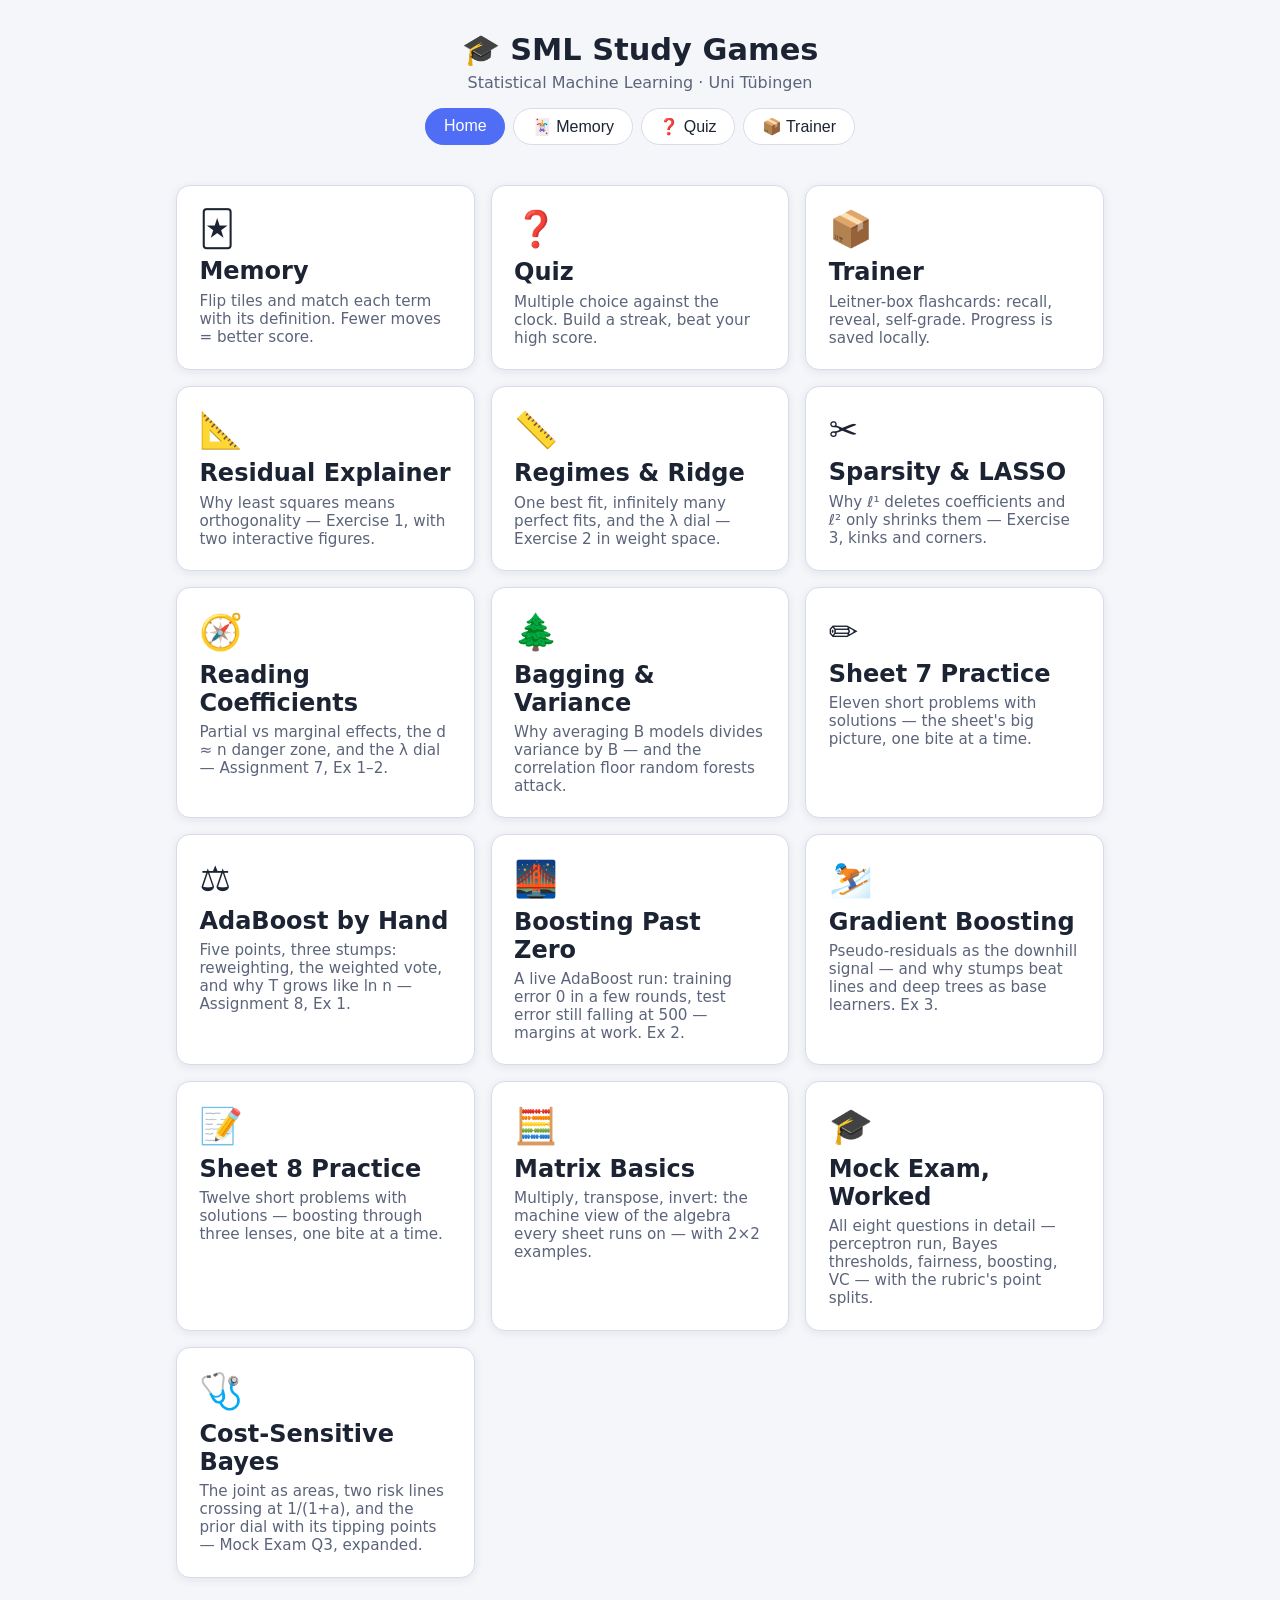
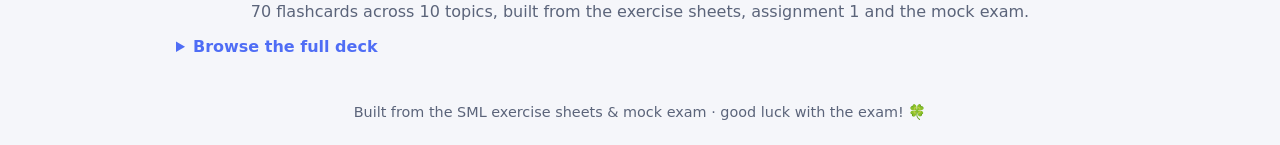
<file: index.html>
<!DOCTYPE html>
<html lang="en">
<head>
  <meta charset="UTF-8">
  <meta name="viewport" content="width=device-width, initial-scale=1.0">
  <title>SML Study Games</title>
  <link rel="stylesheet" href="style.css">
  <link rel="icon" href="data:image/svg+xml,<svg xmlns='http://www.w3.org/2000/svg' viewBox='0 0 100 100'><text y='.9em' font-size='90'>🎓</text></svg>">
</head>
<body>
  <header>
    <h1>🎓 SML Study Games</h1>
    <p class="subtitle">Statistical Machine Learning · Uni Tübingen</p>
    <nav id="nav">
      <button data-view="home" class="active">Home</button>
      <button data-view="memory">🃏 Memory</button>
      <button data-view="quiz">❓ Quiz</button>
      <button data-view="trainer">📦 Trainer</button>
    </nav>
  </header>

  <main>
    <!-- ── Home ─────────────────────────────────────────── -->
    <section id="view-home" class="view">
      <div class="game-cards">
        <div class="game-card" data-goto="memory">
          <div class="game-icon">🃏</div>
          <h2>Memory</h2>
          <p>Flip tiles and match each term with its definition. Fewer moves = better score.</p>
        </div>
        <div class="game-card" data-goto="quiz">
          <div class="game-icon">❓</div>
          <h2>Quiz</h2>
          <p>Multiple choice against the clock. Build a streak, beat your high score.</p>
        </div>
        <div class="game-card" data-goto="trainer">
          <div class="game-icon">📦</div>
          <h2>Trainer</h2>
          <p>Leitner-box flashcards: recall, reveal, self-grade. Progress is saved locally.</p>
        </div>
        <a class="game-card" href="residual.html">
          <div class="game-icon">📐</div>
          <h2>Residual Explainer</h2>
          <p>Why least squares means orthogonality — Exercise 1, with two interactive figures.</p>
        </a>
        <a class="game-card" href="regimes.html">
          <div class="game-icon">📏</div>
          <h2>Regimes &amp; Ridge</h2>
          <p>One best fit, infinitely many perfect fits, and the λ dial — Exercise 2 in weight space.</p>
        </a>
        <a class="game-card" href="lasso.html">
          <div class="game-icon">✂️</div>
          <h2>Sparsity &amp; LASSO</h2>
          <p>Why ℓ¹ deletes coefficients and ℓ² only shrinks them — Exercise 3, kinks and corners.</p>
        </a>
        <a class="game-card" href="coefficients.html">
          <div class="game-icon">🧭</div>
          <h2>Reading Coefficients</h2>
          <p>Partial vs marginal effects, the d ≈ n danger zone, and the λ dial — Assignment 7, Ex 1–2.</p>
        </a>
        <a class="game-card" href="bagging.html">
          <div class="game-icon">🌲</div>
          <h2>Bagging &amp; Variance</h2>
          <p>Why averaging B models divides variance by B — and the correlation floor random forests attack.</p>
        </a>
        <a class="game-card" href="practice7.html">
          <div class="game-icon">✏️</div>
          <h2>Sheet 7 Practice</h2>
          <p>Eleven short problems with solutions — the sheet's big picture, one bite at a time.</p>
        </a>
        <a class="game-card" href="adaboost.html">
          <div class="game-icon">⚖️</div>
          <h2>AdaBoost by Hand</h2>
          <p>Five points, three stumps: reweighting, the weighted vote, and why T grows like ln n — Assignment 8, Ex 1.</p>
        </a>
        <a class="game-card" href="margins.html">
          <div class="game-icon">🌉</div>
          <h2>Boosting Past Zero</h2>
          <p>A live AdaBoost run: training error 0 in a few rounds, test error still falling at 500 — margins at work. Ex 2.</p>
        </a>
        <a class="game-card" href="gradboost.html">
          <div class="game-icon">⛷️</div>
          <h2>Gradient Boosting</h2>
          <p>Pseudo-residuals as the downhill signal — and why stumps beat lines and deep trees as base learners. Ex 3.</p>
        </a>
        <a class="game-card" href="practice8.html">
          <div class="game-icon">📝</div>
          <h2>Sheet 8 Practice</h2>
          <p>Twelve short problems with solutions — boosting through three lenses, one bite at a time.</p>
        </a>
        <a class="game-card" href="matrices.html">
          <div class="game-icon">🧮</div>
          <h2>Matrix Basics</h2>
          <p>Multiply, transpose, invert: the machine view of the algebra every sheet runs on — with 2×2 examples.</p>
        </a>
        <a class="game-card" href="mockexam.html">
          <div class="game-icon">🎓</div>
          <h2>Mock Exam, Worked</h2>
          <p>All eight questions in detail — perceptron run, Bayes thresholds, fairness, boosting, VC — with the rubric's point splits.</p>
        </a>
        <a class="game-card" href="bayes.html">
          <div class="game-icon">🩺</div>
          <h2>Cost-Sensitive Bayes</h2>
          <p>The joint as areas, two risk lines crossing at 1/(1+a), and the prior dial with its tipping points — Mock Exam Q3, expanded.</p>
        </a>
      </div>
      <div id="deck-stats" class="deck-stats"></div>
      <details class="deck-browser">
        <summary>Browse the full deck</summary>
        <div id="deck-list"></div>
      </details>
    </section>

    <!-- ── Memory ───────────────────────────────────────── -->
    <section id="view-memory" class="view hidden">
      <div class="toolbar">
        <select id="memory-topic"></select>
        <button id="memory-new" class="primary">New game</button>
        <span id="memory-status" class="status"></span>
      </div>
      <div id="memory-board" class="memory-board"></div>
      <div id="memory-done" class="result hidden"></div>
    </section>

    <!-- ── Quiz ─────────────────────────────────────────── -->
    <section id="view-quiz" class="view hidden">
      <div class="toolbar">
        <select id="quiz-topic"></select>
        <button id="quiz-new" class="primary">Start quiz</button>
        <span id="quiz-status" class="status"></span>
      </div>
      <div id="quiz-area"></div>
    </section>

    <!-- ── Trainer ──────────────────────────────────────── -->
    <section id="view-trainer" class="view hidden">
      <div class="toolbar">
        <select id="trainer-topic"></select>
        <span id="trainer-boxes" class="status"></span>
        <button id="trainer-reset" class="danger">Reset progress</button>
      </div>
      <div id="trainer-area"></div>
    </section>
  </main>

  <footer>Built from the SML exercise sheets & mock exam · good luck with the exam! 🍀</footer>

  <script src="deck.js"></script>
  <script src="app.js"></script>
</body>
</html>
</file>
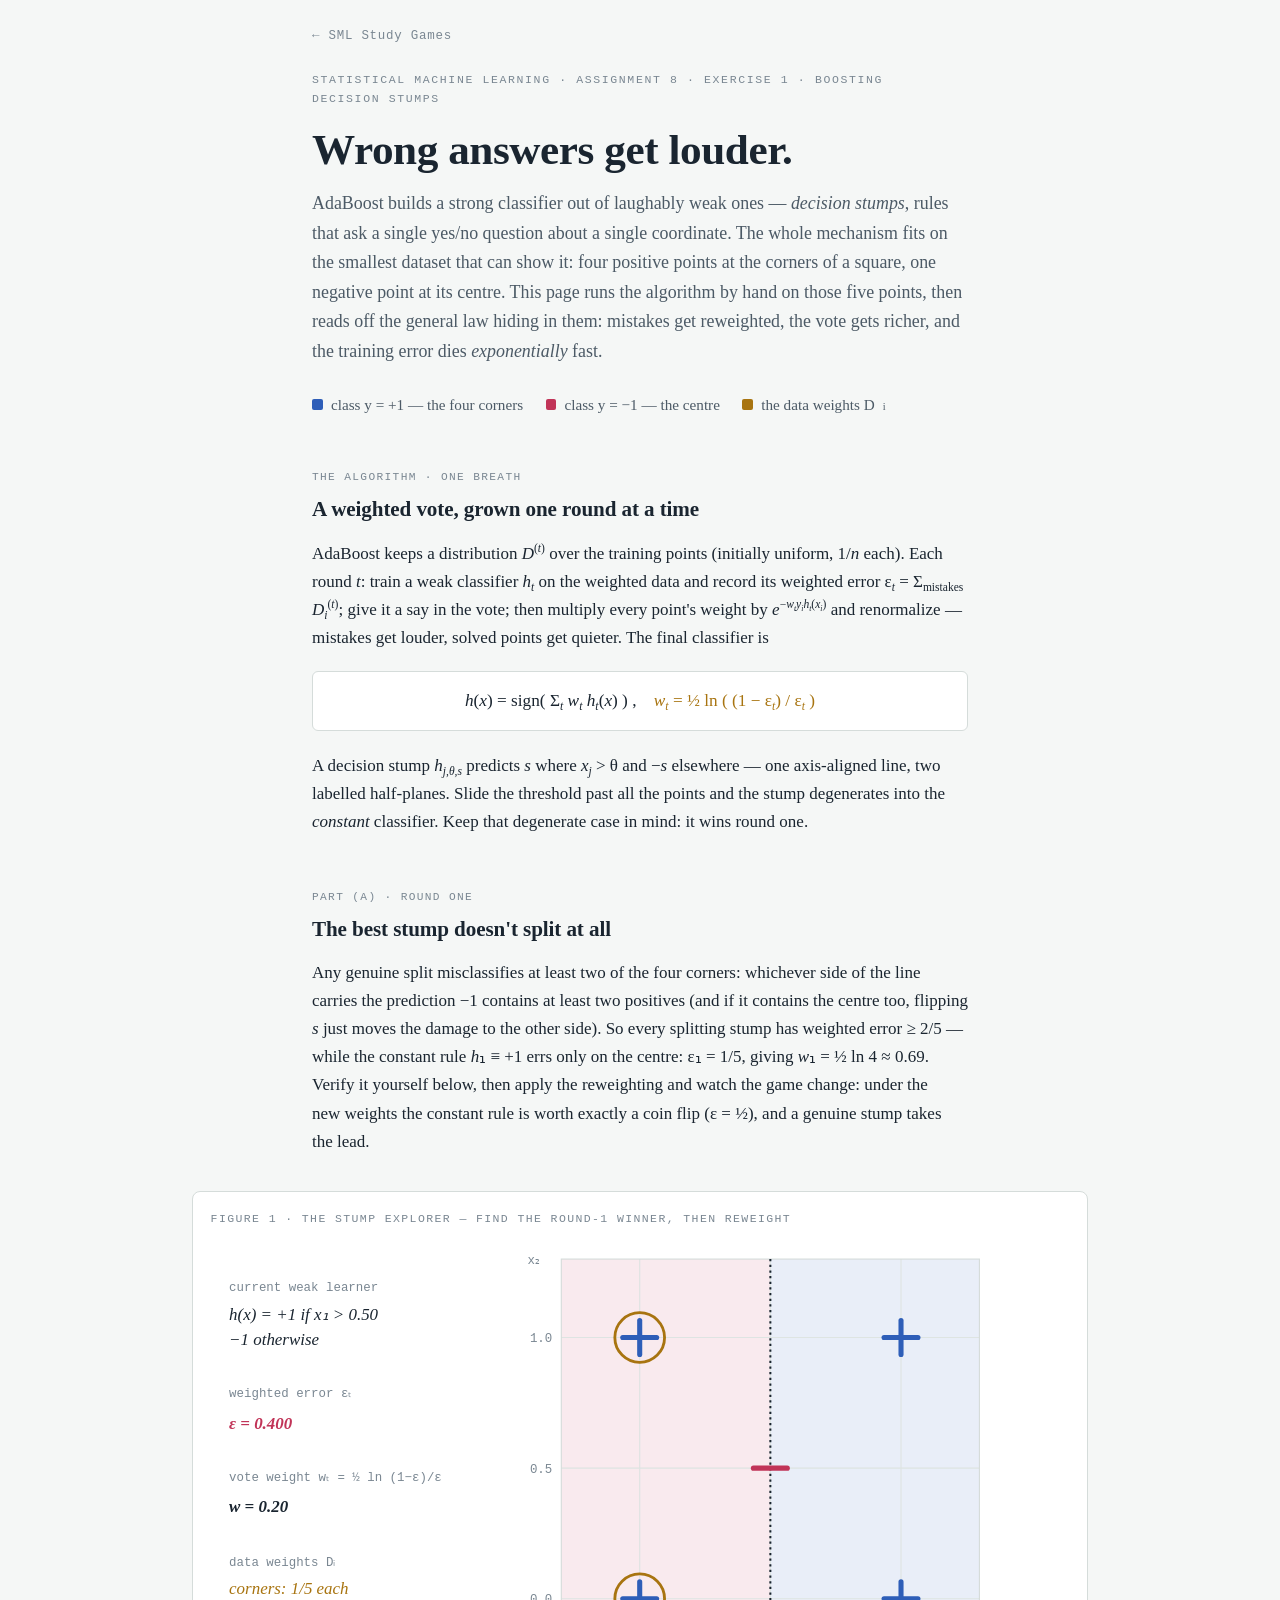
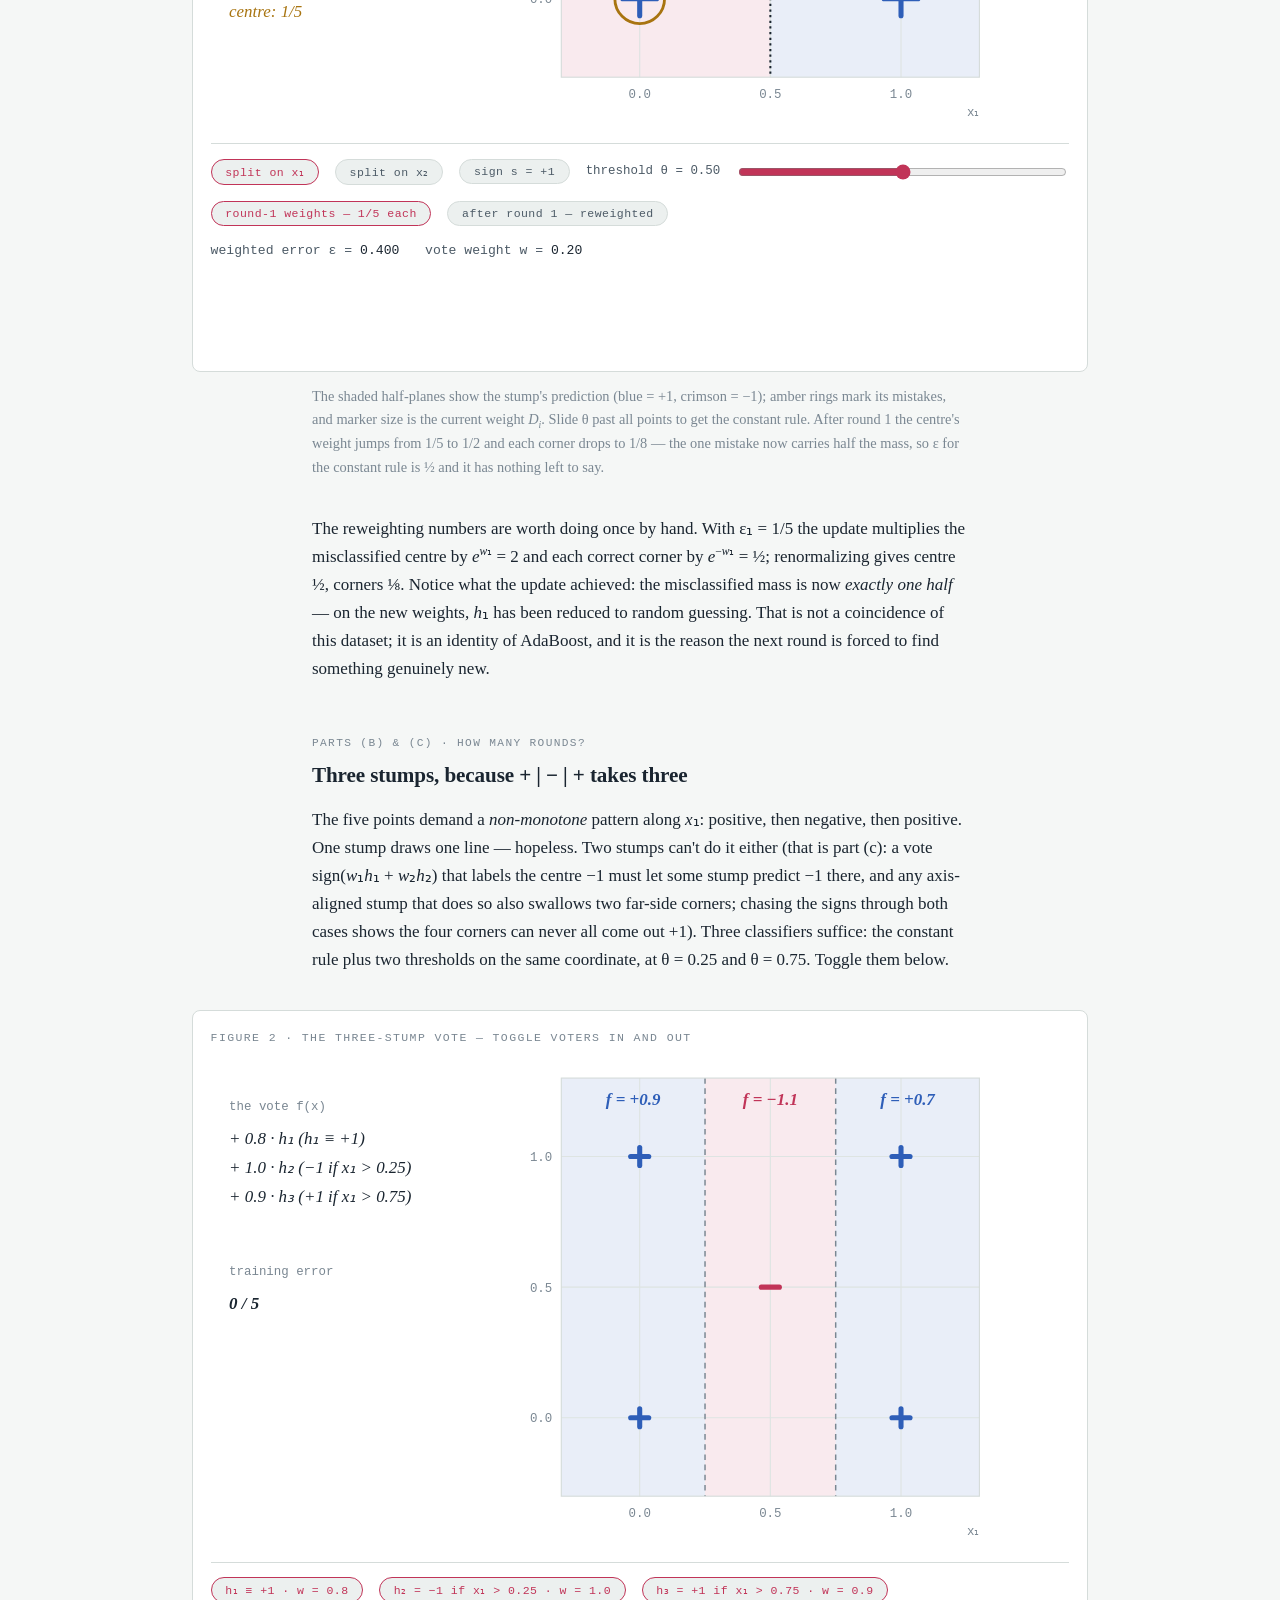
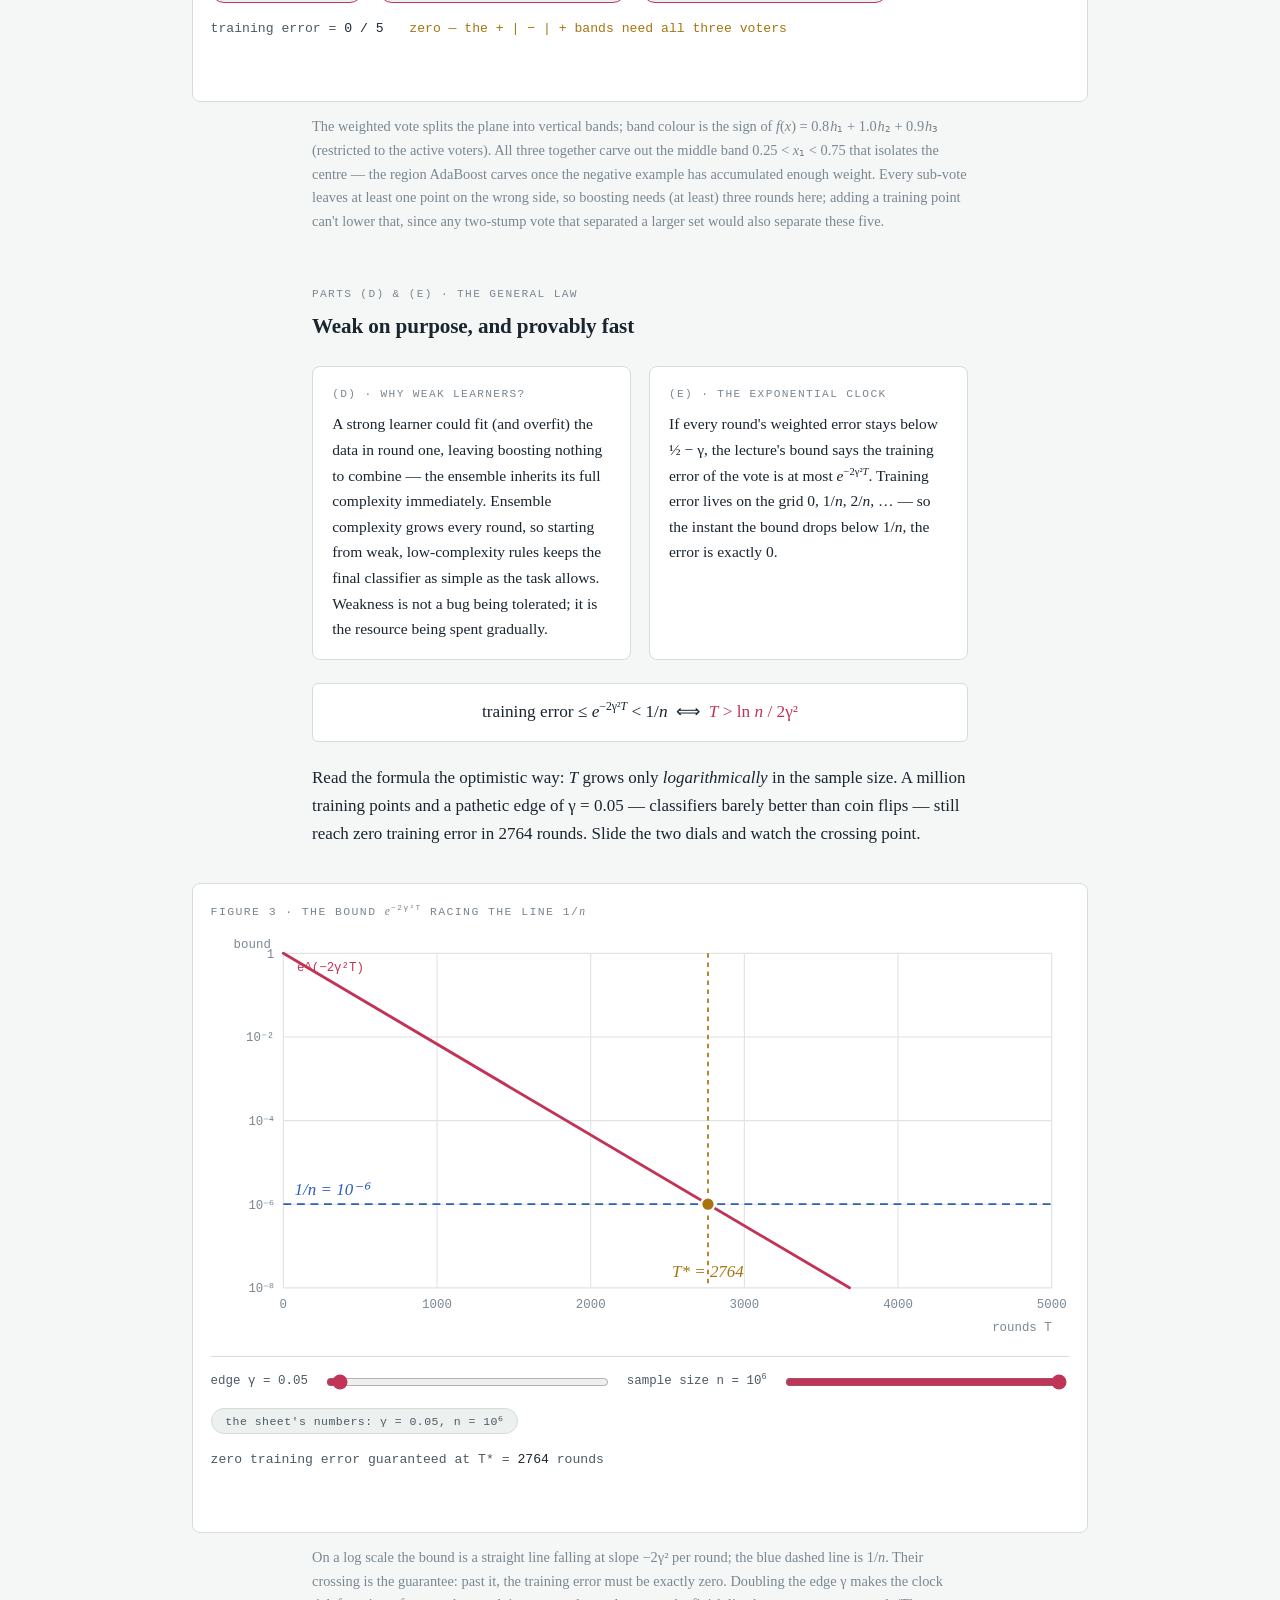
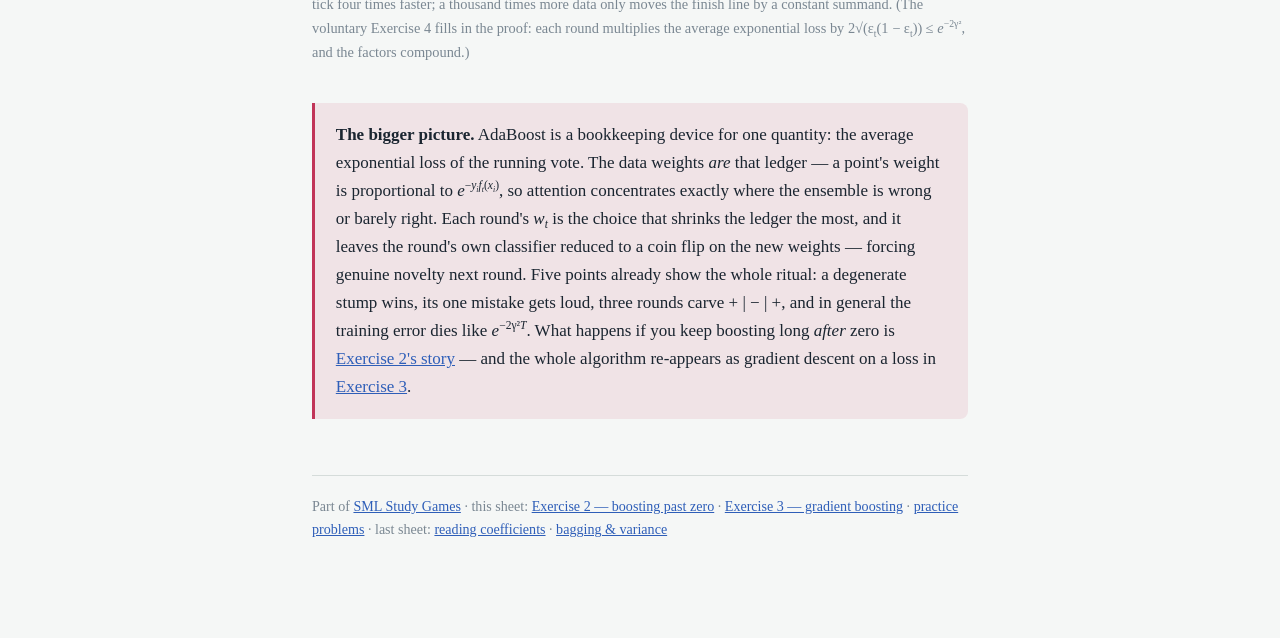
<file: adaboost.html>
<!DOCTYPE html>
<html lang="en">
<head>
  <meta charset="UTF-8">
  <meta name="viewport" content="width=device-width, initial-scale=1.0">
  <link rel="icon" href="data:image/svg+xml,<svg xmlns='http://www.w3.org/2000/svg' viewBox='0 0 100 100'><text y='.9em' font-size='90'>⚖️</text></svg>">
<title>AdaBoost by Hand — Five Points, Three Stumps &amp; the Exponential Clock</title>
<style>
  :root {
    --surface: #F5F7F6;
    --surface-2: #ECF0EF;
    --ink: #1A2530;
    --ink-2: #4C5A66;
    --muted: #7A8792;
    --line: #D5DCDA;
    --blue: #2E5EB8;
    --blue-soft: rgba(46, 94, 184, 0.10);
    --crimson: #C13458;
    --crimson-soft: rgba(193, 52, 88, 0.10);
    --amber: #A87410;
    --amber-soft: rgba(168, 116, 16, 0.12);
    --grid: #DEE4E2;
    --card: #FFFFFF;
  }
  @media (prefers-color-scheme: dark) {
    :root {
      --surface: #131B22;
      --surface-2: #0E151B;
      --ink: #E8EDF1;
      --ink-2: #AEBAC4;
      --muted: #7E8B96;
      --line: #2B3843;
      --blue: #4A7BD0;
      --blue-soft: rgba(74, 123, 208, 0.16);
      --crimson: #D05578;
      --crimson-soft: rgba(208, 85, 120, 0.16);
      --amber: #BE8A2F;
      --amber-soft: rgba(190, 138, 47, 0.16);
      --grid: #223039;
      --card: #18222B;
    }
  }
  :root[data-theme="dark"] {
    --surface: #131B22;
    --surface-2: #0E151B;
    --ink: #E8EDF1;
    --ink-2: #AEBAC4;
    --muted: #7E8B96;
    --line: #2B3843;
    --blue: #4A7BD0;
    --blue-soft: rgba(74, 123, 208, 0.16);
    --crimson: #D05578;
    --crimson-soft: rgba(208, 85, 120, 0.16);
    --amber: #BE8A2F;
    --amber-soft: rgba(190, 138, 47, 0.16);
    --grid: #223039;
    --card: #18222B;
  }
  :root[data-theme="light"] {
    --surface: #F5F7F6;
    --surface-2: #ECF0EF;
    --ink: #1A2530;
    --ink-2: #4C5A66;
    --muted: #7A8792;
    --line: #D5DCDA;
    --blue: #2E5EB8;
    --blue-soft: rgba(46, 94, 184, 0.10);
    --crimson: #C13458;
    --crimson-soft: rgba(193, 52, 88, 0.10);
    --amber: #A87410;
    --amber-soft: rgba(168, 116, 16, 0.12);
    --grid: #DEE4E2;
    --card: #FFFFFF;
  }

  html { background: var(--surface); }
  body {
    font-family: Charter, "Bitstream Charter", Cambria, Georgia, serif;
    font-size: 17px;
    line-height: 1.65;
    color: var(--ink);
    background: var(--surface);
    margin: 0;
    padding: 0 1.25rem 6rem;
  }
  .prose { max-width: 41rem; margin: 0 auto; }
  .wide  { max-width: 56rem; margin: 2.2rem auto; }

  .eyebrow {
    font-family: ui-monospace, "SF Mono", Menlo, Consolas, monospace;
    font-size: 0.72rem;
    letter-spacing: 0.14em;
    text-transform: uppercase;
    color: var(--muted);
  }
  header.prose { padding-top: 4.5rem; }
  h1 {
    font-size: clamp(1.9rem, 5vw, 2.7rem);
    line-height: 1.15;
    font-weight: 700;
    margin: 0.5rem 0 0.9rem;
    text-wrap: balance;
    letter-spacing: -0.01em;
  }
  .lede { font-size: 1.12rem; color: var(--ink-2); margin: 0; text-wrap: pretty; }

  h2 {
    font-size: 1.32rem;
    font-weight: 700;
    margin: 3.2rem 0 0.8rem;
    letter-spacing: -0.005em;
    text-wrap: balance;
  }
  h2 .partref {
    font-family: ui-monospace, "SF Mono", Menlo, Consolas, monospace;
    font-size: 0.7rem;
    font-weight: 400;
    letter-spacing: 0.12em;
    text-transform: uppercase;
    color: var(--muted);
    display: block;
    margin-bottom: 0.35rem;
  }
  p { margin: 0 0 1.05rem; text-wrap: pretty; }
  a { color: var(--blue); }

  var, .mi {
    font-style: italic;
    font-family: Charter, "Bitstream Charter", Cambria, Georgia, serif;
    font-weight: 450;
  }
  sup, sub { font-size: 0.68em; line-height: 0; }

  .eq {
    font-size: 1.08rem;
    text-align: center;
    padding: 0.9rem 1rem;
    margin: 1.2rem 0 1.35rem;
    overflow-x: auto;
    white-space: nowrap;
  }
  .eq.boxed {
    background: var(--card);
    border: 1px solid var(--line);
    border-radius: 6px;
  }
  .b { color: var(--blue); }
  .c { color: var(--crimson); }
  .a { color: var(--amber); }

  .chips { display: flex; gap: 1.4rem; flex-wrap: wrap; margin: 1.6rem 0 0; }
  .chip {
    display: flex; align-items: baseline; gap: 0.5rem;
    font-size: 0.95rem; color: var(--ink-2);
  }
  .chip .dot { width: 0.72em; height: 0.72em; border-radius: 2px; flex: none; align-self: center; }
  .dot.b { background: var(--blue); }
  .dot.c { background: var(--crimson); }
  .dot.a { background: var(--amber); }

  figure { margin: 0; }
  .panel {
    background: var(--card);
    border: 1px solid var(--line);
    border-radius: 8px;
    padding: 1.1rem 1.1rem 0.9rem;
  }
  .fig-title {
    font-family: ui-monospace, "SF Mono", Menlo, Consolas, monospace;
    font-size: 0.72rem;
    letter-spacing: 0.12em;
    text-transform: uppercase;
    color: var(--muted);
    margin: 0 0 0.8rem;
  }
  .fig-title .tn { text-transform: none; }
  .panel > svg { display: block; width: 100%; height: auto; }
  .axis-label {
    font-family: ui-monospace, "SF Mono", Menlo, Consolas, monospace;
    font-size: 11px;
    fill: var(--muted);
  }
  .svg-math { font-family: Charter, Cambria, Georgia, serif; font-style: italic; font-size: 15px; }

  .controls {
    display: flex; align-items: center; gap: 1rem; flex-wrap: wrap;
    margin-top: 1rem; padding-top: 0.9rem;
    border-top: 1px solid var(--line);
  }
  .controls label {
    font-family: ui-monospace, "SF Mono", Menlo, Consolas, monospace;
    font-size: 0.78rem; color: var(--ink-2);
  }
  input[type="range"] { flex: 1 1 8rem; min-width: 7rem; accent-color: var(--crimson); }
  input[type="range"]:focus-visible { outline: 2px solid var(--crimson); outline-offset: 2px; }
  button.preset {
    font-family: ui-monospace, "SF Mono", Menlo, Consolas, monospace;
    font-size: 0.72rem;
    letter-spacing: 0.04em;
    color: var(--ink-2);
    background: var(--surface-2);
    border: 1px solid var(--line);
    border-radius: 999px;
    padding: 0.32rem 0.85rem;
    cursor: pointer;
  }
  button.preset:hover, button.preset:focus-visible { border-color: var(--blue); color: var(--blue); }
  button.preset.active { border-color: var(--crimson); color: var(--crimson); }

  .readouts {
    display: flex; gap: 1.6rem; flex-wrap: wrap;
    font-family: ui-monospace, "SF Mono", Menlo, Consolas, monospace;
    font-size: 0.82rem;
    font-variant-numeric: tabular-nums;
    color: var(--ink-2);
    margin-top: 0.9rem;
  }
  .readouts b { font-weight: 400; color: var(--ink); }
  .flag { color: var(--crimson); opacity: 0; transition: opacity 0.25s; }
  .flag.amber { color: var(--amber); }
  .flag.on { opacity: 1; }
  @media (prefers-reduced-motion: reduce) { .flag { transition: none; } }

  figcaption {
    max-width: 41rem; margin: 0.8rem auto 0;
    font-size: 0.9rem; color: var(--muted); text-wrap: pretty;
  }

  .duo { display: grid; grid-template-columns: 1fr 1fr; gap: 1.1rem; margin: 1.4rem 0; }
  @media (max-width: 720px) { .duo { grid-template-columns: 1fr; } }
  .card {
    background: var(--card);
    border: 1px solid var(--line);
    border-radius: 8px;
    padding: 1.1rem 1.2rem;
    font-size: 0.97rem;
  }
  .card .tag {
    font-family: ui-monospace, "SF Mono", Menlo, Consolas, monospace;
    font-size: 0.7rem; letter-spacing: 0.12em; text-transform: uppercase;
    color: var(--muted); margin: 0 0 0.5rem;
  }
  .card p:last-child { margin-bottom: 0; }

  .takeaway {
    border-left: 3px solid var(--crimson);
    background: var(--crimson-soft);
    border-radius: 0 8px 8px 0;
    padding: 1.1rem 1.3rem;
    margin: 2.4rem 0 0;
  }
  .takeaway p { margin: 0; }

  .backlink {
    max-width: 41rem;
    margin: 1.6rem auto -3rem;
    font-family: ui-monospace, "SF Mono", Menlo, Consolas, monospace;
    font-size: 0.78rem;
    letter-spacing: 0.06em;
  }
  .backlink a { color: var(--muted); text-decoration: none; }
  .backlink a:hover, .backlink a:focus-visible { color: var(--blue); }
  footer.site {
    max-width: 41rem;
    margin: 3.5rem auto 0;
    padding-top: 1.2rem;
    border-top: 1px solid var(--line);
    font-size: 0.88rem;
    color: var(--muted);
  }
  footer.site a { color: var(--blue); }
</style>
</head>
<body>

<nav class="backlink"><a href="./">← SML Study Games</a></nav>

<header class="prose">
  <p class="eyebrow">Statistical Machine Learning · Assignment 8 · Exercise 1 · Boosting Decision Stumps</p>
  <h1>Wrong answers get louder.</h1>
  <p class="lede">
    AdaBoost builds a strong classifier out of laughably weak ones — <em>decision stumps</em>, rules
    that ask a single yes/no question about a single coordinate. The whole mechanism fits on the
    smallest dataset that can show it: four positive points at the corners of a square, one negative
    point at its centre. This page runs the algorithm by hand on those five points, then reads off
    the general law hiding in them: mistakes get reweighted, the vote gets richer, and the training
    error dies <em>exponentially</em> fast.
  </p>
  <div class="chips">
    <span class="chip"><span class="dot b"></span>class y = +1 — the four corners</span>
    <span class="chip"><span class="dot c"></span>class y = −1 — the centre</span>
    <span class="chip"><span class="dot a"></span>the data weights D<sub>i</sub></span>
  </div>
</header>

<section class="prose">
  <h2><span class="partref">the algorithm · one breath</span>A weighted vote, grown one round at a time</h2>
  <p>
    AdaBoost keeps a distribution <var>D</var><sup>(<var>t</var>)</sup> over the training points
    (initially uniform, 1/<var>n</var> each). Each round <var>t</var>: train a weak classifier
    <var>h<sub>t</sub></var> on the weighted data and record its weighted error
    ε<sub><var>t</var></sub> = Σ<sub>mistakes</sub> <var>D<sub>i</sub></var><sup>(<var>t</var>)</sup>;
    give it a say in the vote; then multiply every point's weight by
    <var>e</var><sup>−<var>w<sub>t</sub>y<sub>i</sub>h<sub>t</sub></var>(<var>x<sub>i</sub></var>)</sup>
    and renormalize — mistakes get louder, solved points get quieter. The final classifier is
  </p>
  <p class="eq boxed"><var>h</var>(<var>x</var>) &#61; sign( Σ<sub><var>t</var></sub> <var>w<sub>t</sub></var> <var>h<sub>t</sub></var>(<var>x</var>) ) ,&emsp;<span class="a"><var>w<sub>t</sub></var> &#61; ½ ln ( (1 − ε<sub><var>t</var></sub>) / ε<sub><var>t</var></sub> )</span></p>
  <p>
    A decision stump <var>h<sub>j,θ,s</sub></var> predicts <var>s</var> where
    <var>x<sub>j</sub></var> &gt; θ and −<var>s</var> elsewhere — one axis-aligned line, two labelled
    half-planes. Slide the threshold past all the points and the stump degenerates into the
    <em>constant</em> classifier. Keep that degenerate case in mind: it wins round one.
  </p>
</section>

<section class="prose">
  <h2><span class="partref">part (a) · round one</span>The best stump doesn't split at all</h2>
  <p>
    Any genuine split misclassifies at least two of the four corners: whichever side of the line
    carries the prediction −1 contains at least two positives (and if it contains the centre too,
    flipping <var>s</var> just moves the damage to the other side). So every splitting stump has
    weighted error ≥ 2/5 — while the constant rule <var>h</var>₁ ≡ +1 errs only on the centre:
    ε₁ = 1/5, giving <var>w</var>₁ = ½ ln 4 ≈ 0.69. Verify it yourself below, then apply the
    reweighting and watch the game change: under the new weights the constant rule is worth exactly
    a coin flip (ε = ½), and a genuine stump takes the lead.
  </p>
</section>

<figure class="wide">
  <div class="panel">
    <p class="fig-title">Figure 1 · the stump explorer — find the round-1 winner, then reweight</p>
    <svg id="stump-svg" viewBox="0 0 760 430" role="img" aria-label="Five points, four positive corners and one negative centre, with an adjustable decision stump splitting the plane; a side panel reports the weighted error and vote weight of the current stump"></svg>
    <div class="controls">
      <button class="preset active" id="coordx1">split on x₁</button>
      <button class="preset" id="coordx2">split on x₂</button>
      <button class="preset" id="signbtn">sign s = +1</button>
      <label for="theta">threshold θ = <span id="thetaval">0.50</span></label>
      <input type="range" id="theta" min="-0.3" max="1.3" step="0.05" value="0.5" aria-label="stump threshold theta">
    </div>
    <div class="controls" style="border-top: none; padding-top: 0;">
      <button class="preset active" id="wUniform">round-1 weights — 1/5 each</button>
      <button class="preset" id="wAfter">after round 1 — reweighted</button>
    </div>
    <div class="readouts">
      <span>weighted error ε = <b id="epsval">–</b></span>
      <span>vote weight w = <b id="wval">–</b></span>
      <span class="flag amber" id="bestflag1">that's h₁ — the constant rule, the round-1 winner</span>
      <span class="flag amber" id="bestflag2">ε = 1/4 — a real stump now beats the constant rule (ε = 1/2)</span>
      <span class="flag" id="flipflag">worse than a coin flip — AdaBoost would flip it (w &lt; 0)</span>
    </div>
  </div>
  <figcaption>
    The shaded half-planes show the stump's prediction (blue = +1, crimson = −1); amber rings mark
    its mistakes, and marker size is the current weight <var>D<sub>i</sub></var>. Slide θ past all
    points to get the constant rule. After round 1 the centre's weight jumps from 1/5 to 1/2 and
    each corner drops to 1/8 — the one mistake now carries half the mass, so ε for the constant rule
    is ½ and it has nothing left to say.
  </figcaption>
</figure>

<section class="prose">
  <p>
    The reweighting numbers are worth doing once by hand. With ε₁ = 1/5 the update multiplies the
    misclassified centre by <var>e</var><sup><var>w</var>₁</sup> = 2 and each correct corner by
    <var>e</var><sup>−<var>w</var>₁</sup> = ½; renormalizing gives centre ½, corners ⅛. Notice what
    the update achieved: the misclassified mass is now <em>exactly one half</em> — on the new
    weights, <var>h</var>₁ has been reduced to random guessing. That is not a coincidence of this
    dataset; it is an identity of AdaBoost, and it is the reason the next round is forced to find
    something genuinely new.
  </p>
</section>

<section class="prose">
  <h2><span class="partref">parts (b) &amp; (c) · how many rounds?</span>Three stumps, because + | − | + takes three</h2>
  <p>
    The five points demand a <em>non-monotone</em> pattern along <var>x</var>₁: positive, then
    negative, then positive. One stump draws one line — hopeless. Two stumps can't do it either
    (that is part (c): a vote sign(<var>w</var>₁<var>h</var>₁ + <var>w</var>₂<var>h</var>₂) that
    labels the centre −1 must let some stump predict −1 there, and any axis-aligned stump that does
    so also swallows two far-side corners; chasing the signs through both cases shows the four
    corners can never all come out +1). Three classifiers suffice: the constant rule plus two
    thresholds on the same coordinate, at θ = 0.25 and θ = 0.75. Toggle them below.
  </p>
</section>

<figure class="wide">
  <div class="panel">
    <p class="fig-title">Figure 2 · the three-stump vote — toggle voters in and out</p>
    <svg id="vote-svg" viewBox="0 0 760 430" role="img" aria-label="The five points with the plane split into three vertical bands by two thresholds; toggling the three weak classifiers shows that only the full vote of all three separates the data"></svg>
    <div class="controls">
      <button class="preset active" id="tg1">h₁ ≡ +1 · w = 0.8</button>
      <button class="preset active" id="tg2">h₂ = −1 if x₁ &gt; 0.25 · w = 1.0</button>
      <button class="preset active" id="tg3">h₃ = +1 if x₁ &gt; 0.75 · w = 0.9</button>
    </div>
    <div class="readouts">
      <span>training error = <b id="voteerr">–</b></span>
      <span class="flag amber" id="zeroflag">zero — the + | − | + bands need all three voters</span>
      <span class="flag" id="pairflag">no subset of one or two voters separates the five points</span>
    </div>
  </div>
  <figcaption>
    The weighted vote splits the plane into vertical bands; band colour is the sign of
    <var>f</var>(<var>x</var>) = 0.8&#8202;<var>h</var>₁ + 1.0&#8202;<var>h</var>₂ + 0.9&#8202;<var>h</var>₃
    (restricted to the active voters). All three together carve out the middle band
    0.25 &lt; <var>x</var>₁ &lt; 0.75 that isolates the centre — the region AdaBoost carves once the
    negative example has accumulated enough weight. Every sub-vote leaves at least one point on the
    wrong side, so boosting needs (at least) three rounds here; adding a training point can't lower
    that, since any two-stump vote that separated a larger set would also separate these five.
  </figcaption>
</figure>

<section class="prose">
  <h2><span class="partref">parts (d) &amp; (e) · the general law</span>Weak on purpose, and provably fast</h2>
  <div class="duo">
    <div class="card">
      <p class="tag">(d) · why weak learners?</p>
      <p>
        A strong learner could fit (and overfit) the data in round one, leaving boosting nothing to
        combine — the ensemble inherits its full complexity immediately. Ensemble complexity grows
        every round, so starting from weak, low-complexity rules keeps the final classifier as
        simple as the task allows. Weakness is not a bug being tolerated; it is the resource being
        spent gradually.
      </p>
    </div>
    <div class="card">
      <p class="tag">(e) · the exponential clock</p>
      <p>
        If every round's weighted error stays below ½ − γ, the lecture's bound says the training
        error of the vote is at most <var>e</var><sup>−2γ²<var>T</var></sup>. Training error lives
        on the grid 0, 1/<var>n</var>, 2/<var>n</var>, … — so the instant the bound drops below
        1/<var>n</var>, the error is exactly 0.
      </p>
    </div>
  </div>
  <p class="eq boxed">training error ≤ <var>e</var><sup>−2γ²<var>T</var></sup> &lt; 1/<var>n</var> &nbsp;⟺&nbsp; <span class="c"><var>T</var> &gt; ln <var>n</var> / 2γ²</span></p>
  <p>
    Read the formula the optimistic way: <var>T</var> grows only <em>logarithmically</em> in the
    sample size. A million training points and a pathetic edge of γ = 0.05 — classifiers barely
    better than coin flips — still reach zero training error in 2764 rounds. Slide the two dials
    and watch the crossing point.
  </p>
</section>

<figure class="wide">
  <div class="panel">
    <p class="fig-title">Figure 3 · the bound <span class="tn"><var>e</var><sup>−2γ²T</sup></span> racing the line <span class="tn">1/<var>n</var></span></p>
    <svg id="clock-svg" viewBox="0 0 760 360" role="img" aria-label="The exponential training error bound as a straight line on a log scale, crossing the horizontal one over n line at the round count T star"></svg>
    <div class="controls">
      <label for="gam">edge γ = <span id="gamval">0.05</span></label>
      <input type="range" id="gam" min="0.04" max="0.45" step="0.005" value="0.05" aria-label="weak learning edge gamma">
      <label for="nexp">sample size n = 10<sup><span id="nexpval">6</span></sup></label>
      <input type="range" id="nexp" min="1" max="6" step="1" value="6" aria-label="log10 of sample size">
      <button class="preset" id="presheet">the sheet's numbers: γ = 0.05, n = 10⁶</button>
    </div>
    <div class="readouts">
      <span>zero training error guaranteed at T* = <b id="tstarval">–</b> rounds</span>
      <span class="flag amber" id="offflag">T* beyond the plot — a tiny edge is slow, but still only ∝ ln n</span>
    </div>
  </div>
  <figcaption>
    On a log scale the bound is a straight line falling at slope −2γ² per round; the blue dashed
    line is 1/<var>n</var>. Their crossing is the guarantee: past it, the training error must be
    exactly zero. Doubling the edge γ makes the clock tick four times faster; a thousand times more
    data only moves the finish line by a constant summand. (The voluntary Exercise 4 fills in the
    proof: each round multiplies the average exponential loss by
    2√(ε<sub>t</sub>(1 − ε<sub>t</sub>)) ≤ <var>e</var><sup>−2γ²</sup>, and the factors compound.)
  </figcaption>
</figure>

<section class="prose">
  <div class="takeaway">
    <p>
      <strong>The bigger picture.</strong> AdaBoost is a bookkeeping device for one quantity: the
      average exponential loss of the running vote. The data weights <em>are</em> that ledger — a
      point's weight is proportional to <var>e</var><sup>−<var>y<sub>i</sub>f<sub>t</sub></var>(<var>x<sub>i</sub></var>)</sup>,
      so attention concentrates exactly where the ensemble is wrong or barely right. Each round's
      <var>w<sub>t</sub></var> is the choice that shrinks the ledger the most, and it leaves the
      round's own classifier reduced to a coin flip on the new weights — forcing genuine novelty
      next round. Five points already show the whole ritual: a degenerate stump wins, its one
      mistake gets loud, three rounds carve + | − | +, and in general the training error dies like
      <var>e</var><sup>−2γ²<var>T</var></sup>. What happens if you keep boosting long <em>after</em>
      zero is <a href="margins.html">Exercise 2's story</a> — and the whole algorithm re-appears as
      gradient descent on a loss in <a href="gradboost.html">Exercise 3</a>.
    </p>
  </div>
</section>

<script>
(function () {
  var NS = "http://www.w3.org/2000/svg";
  function el(parent, tag, attrs) {
    var e = document.createElementNS(NS, tag);
    for (var k in attrs) e.setAttribute(k, attrs[k]);
    parent.appendChild(e);
    return e;
  }
  function txt(parent, x, y, s, attrs) {
    attrs = attrs || {};
    attrs.x = x; attrs.y = y;
    if (!attrs["class"]) attrs["class"] = "svg-math";
    var t = el(parent, "text", attrs);
    t.textContent = s;
    return t;
  }

  var PTS = [
    { x: 0, y: 0, lab: 1 }, { x: 0, y: 1, lab: 1 }, { x: 1, y: 0, lab: 1 }, { x: 1, y: 1, lab: 1 },
    { x: 0.5, y: 0.5, lab: -1 }
  ];

  /* ---------- Figure 1: stump explorer ---------- */
  var svg1 = document.getElementById("stump-svg");
  var LO = -0.3, HI = 1.3;
  var px0 = 310, px1 = 680, py0 = 16, py1 = 386;
  function sx(v) { return px0 + ((v - LO) / (HI - LO)) * (px1 - px0); }
  function sy(v) { return py1 - ((v - LO) / (HI - LO)) * (py1 - py0); }

  var regionA = el(svg1, "rect", { fill: "none" });
  var regionB = el(svg1, "rect", { fill: "none" });

  [0, 0.5, 1].forEach(function (g) {
    el(svg1, "line", { x1: sx(g), y1: py0, x2: sx(g), y2: py1, stroke: "var(--grid)", "stroke-width": 1 });
    el(svg1, "line", { x1: px0, y1: sy(g), x2: px1, y2: sy(g), stroke: "var(--grid)", "stroke-width": 1 });
    txt(svg1, sx(g), py1 + 18, g.toFixed(1), { "class": "axis-label", "text-anchor": "middle" });
    txt(svg1, px0 - 8, sy(g) + 4, g.toFixed(1), { "class": "axis-label", "text-anchor": "end" });
  });
  el(svg1, "rect", { x: px0, y: py0, width: px1 - px0, height: py1 - py0, fill: "none", stroke: "var(--line)", "stroke-width": 1 });
  txt(svg1, px1, py1 + 34, "x₁", { "class": "axis-label", "text-anchor": "end" });
  txt(svg1, px0 - 30, py0 + 4, "x₂", { "class": "axis-label" });

  var splitLine = el(svg1, "line", { stroke: "var(--ink)", "stroke-width": 1.8, "stroke-dasharray": "2 3" });

  // left info column
  txt(svg1, 16, 44, "current weak learner", { "class": "axis-label" });
  var ruleT1 = txt(svg1, 16, 70, "", { "font-size": "15", fill: "var(--ink)" });
  var ruleT2 = txt(svg1, 16, 92, "", { "font-size": "15", fill: "var(--ink)" });
  txt(svg1, 16, 138, "weighted error εₜ", { "class": "axis-label" });
  var epsT = txt(svg1, 16, 166, "", { "font-size": "20", "font-weight": "bold", fill: "var(--crimson)" });
  txt(svg1, 16, 212, "vote weight wₜ = ½ ln (1−ε)/ε", { "class": "axis-label" });
  var wT = txt(svg1, 16, 240, "", { "font-size": "20", "font-weight": "bold", fill: "var(--ink)" });
  txt(svg1, 16, 288, "data weights Dᵢ", { "class": "axis-label" });
  var dT1 = txt(svg1, 16, 312, "", { "font-size": "14", fill: "var(--amber)" });
  var dT2 = txt(svg1, 16, 333, "", { "font-size": "14", fill: "var(--amber)" });

  // points
  PTS.forEach(function (p) {
    p.ring = el(svg1, "circle", { cx: sx(p.x), cy: sy(p.y), fill: "none", stroke: "var(--amber)", "stroke-width": 2.5, r: 14, opacity: 0 });
    var col = p.lab > 0 ? "var(--blue)" : "var(--crimson)";
    p.h = el(svg1, "line", { stroke: col, "stroke-width": 4.5, "stroke-linecap": "round" });
    if (p.lab > 0) p.v = el(svg1, "line", { stroke: col, "stroke-width": 4.5, "stroke-linecap": "round" });
  });

  var state = { j: 1, s: 1, theta: 0.5, reweighted: false };
  var W_UNI = [0.2, 0.2, 0.2, 0.2, 0.2];
  var W_AFTER = [0.125, 0.125, 0.125, 0.125, 0.5];

  var thetaS = document.getElementById("theta");
  var thetaEl = document.getElementById("thetaval");
  var epsEl = document.getElementById("epsval"), wEl = document.getElementById("wval");
  var best1 = document.getElementById("bestflag1"), best2 = document.getElementById("bestflag2");
  var flipFlag = document.getElementById("flipflag");
  var bx1 = document.getElementById("coordx1"), bx2 = document.getElementById("coordx2");
  var sbtn = document.getElementById("signbtn");
  var wu = document.getElementById("wUniform"), wa = document.getElementById("wAfter");

  function predict(p) {
    var c = state.j === 1 ? p.x : p.y;
    return c > state.theta ? state.s : -state.s;
  }

  function render1() {
    var th = state.theta;
    var D = state.reweighted ? W_AFTER : W_UNI;
    // regions
    var colFor = function (pred) { return pred > 0 ? "var(--blue-soft)" : "var(--crimson-soft)"; };
    if (state.j === 1) {
      regionA.setAttribute("x", px0); regionA.setAttribute("y", py0);
      regionA.setAttribute("width", Math.max(0, sx(th) - px0)); regionA.setAttribute("height", py1 - py0);
      regionB.setAttribute("x", sx(th)); regionB.setAttribute("y", py0);
      regionB.setAttribute("width", Math.max(0, px1 - sx(th))); regionB.setAttribute("height", py1 - py0);
      splitLine.setAttribute("x1", sx(th)); splitLine.setAttribute("x2", sx(th));
      splitLine.setAttribute("y1", py0); splitLine.setAttribute("y2", py1);
    } else {
      regionA.setAttribute("x", px0); regionA.setAttribute("y", sy(th));
      regionA.setAttribute("width", px1 - px0); regionA.setAttribute("height", Math.max(0, py1 - sy(th)));
      regionB.setAttribute("x", px0); regionB.setAttribute("y", py0);
      regionB.setAttribute("width", px1 - px0); regionB.setAttribute("height", Math.max(0, sy(th) - py0));
      splitLine.setAttribute("x1", px0); splitLine.setAttribute("x2", px1);
      splitLine.setAttribute("y1", sy(th)); splitLine.setAttribute("y2", sy(th));
    }
    regionA.setAttribute("fill", colFor(-state.s));
    regionB.setAttribute("fill", colFor(state.s));

    var eps = 0;
    PTS.forEach(function (p, i) {
      var wrong = predict(p) !== p.lab;
      if (wrong) eps += D[i];
      p.ring.setAttribute("opacity", wrong ? 1 : 0);
      var L = 15 * Math.sqrt(5 * D[i]);
      var cx = sx(p.x), cy = sy(p.y);
      p.h.setAttribute("x1", cx - L); p.h.setAttribute("x2", cx + L);
      p.h.setAttribute("y1", cy); p.h.setAttribute("y2", cy);
      if (p.v) {
        p.v.setAttribute("x1", cx); p.v.setAttribute("x2", cx);
        p.v.setAttribute("y1", cy - L); p.v.setAttribute("y2", cy + L);
      }
      p.ring.setAttribute("r", L + 7);
    });
    eps = Math.round(eps * 1000) / 1000;

    var coord = state.j === 1 ? "x₁" : "x₂";
    ruleT1.textContent = "h(x) = " + (state.s > 0 ? "+1" : "−1") + "  if  " + coord + " > " + th.toFixed(2);
    ruleT2.textContent = "        " + (state.s > 0 ? "−1" : "+1") + "  otherwise";
    epsT.textContent = "ε = " + eps.toFixed(3);
    var wtxt;
    if (eps === 0) wtxt = "∞";
    else if (eps === 1) wtxt = "−∞";
    else wtxt = (0.5 * Math.log((1 - eps) / eps)).toFixed(2);
    wT.textContent = "w = " + wtxt;
    dT1.textContent = state.reweighted ? "corners: 1/8 each" : "corners: 1/5 each";
    dT2.textContent = state.reweighted ? "centre: 1/2" : "centre: 1/5";

    epsEl.textContent = eps.toFixed(3);
    wEl.textContent = wtxt;
    best1.classList.toggle("on", !state.reweighted && Math.abs(eps - 0.2) < 1e-9);
    best2.classList.toggle("on", state.reweighted && Math.abs(eps - 0.25) < 1e-9);
    flipFlag.classList.toggle("on", eps > 0.5);
  }

  thetaS.addEventListener("input", function () {
    state.theta = parseFloat(thetaS.value);
    thetaEl.textContent = state.theta.toFixed(2);
    render1();
  });
  bx1.addEventListener("click", function () {
    state.j = 1; bx1.classList.add("active"); bx2.classList.remove("active"); render1();
  });
  bx2.addEventListener("click", function () {
    state.j = 2; bx2.classList.add("active"); bx1.classList.remove("active"); render1();
  });
  sbtn.addEventListener("click", function () {
    state.s = -state.s;
    sbtn.textContent = "sign s = " + (state.s > 0 ? "+1" : "−1");
    render1();
  });
  wu.addEventListener("click", function () {
    state.reweighted = false; wu.classList.add("active"); wa.classList.remove("active"); render1();
  });
  wa.addEventListener("click", function () {
    state.reweighted = true; wa.classList.add("active"); wu.classList.remove("active"); render1();
  });
  render1();

  /* ---------- Figure 2: the three-stump vote ---------- */
  var svg2 = document.getElementById("vote-svg");
  var q = { px0: 310, px1: 680, py0: 16, py1: 386 };
  function qx(v) { return q.px0 + ((v - LO) / (HI - LO)) * (q.px1 - q.px0); }
  function qy(v) { return q.py1 - ((v - LO) / (HI - LO)) * (q.py1 - q.py0); }

  var bands = [
    { lo: LO, hi: 0.25, rect: null, lab: null },
    { lo: 0.25, hi: 0.75, rect: null, lab: null },
    { lo: 0.75, hi: HI, rect: null, lab: null }
  ];
  bands.forEach(function (b) {
    b.rect = el(svg2, "rect", { x: qx(b.lo), y: q.py0, width: qx(b.hi) - qx(b.lo), height: q.py1 - q.py0, fill: "none" });
  });

  [0, 0.5, 1].forEach(function (g) {
    el(svg2, "line", { x1: qx(g), y1: q.py0, x2: qx(g), y2: q.py1, stroke: "var(--grid)", "stroke-width": 1 });
    el(svg2, "line", { x1: q.px0, y1: qy(g), x2: q.px1, y2: qy(g), stroke: "var(--grid)", "stroke-width": 1 });
    txt(svg2, qx(g), q.py1 + 18, g.toFixed(1), { "class": "axis-label", "text-anchor": "middle" });
    txt(svg2, q.px0 - 8, qy(g) + 4, g.toFixed(1), { "class": "axis-label", "text-anchor": "end" });
  });
  [0.25, 0.75].forEach(function (t) {
    el(svg2, "line", { x1: qx(t), y1: q.py0, x2: qx(t), y2: q.py1, stroke: "var(--muted)", "stroke-width": 1.3, "stroke-dasharray": "5 4" });
  });
  el(svg2, "rect", { x: q.px0, y: q.py0, width: q.px1 - q.px0, height: q.py1 - q.py0, fill: "none", stroke: "var(--line)", "stroke-width": 1 });
  txt(svg2, q.px1, q.py1 + 34, "x₁", { "class": "axis-label", "text-anchor": "end" });

  bands.forEach(function (b) {
    b.lab = txt(svg2, (qx(b.lo) + qx(b.hi)) / 2, q.py0 + 24, "", { "font-size": "14", "text-anchor": "middle", "font-weight": "bold" });
  });

  // left column: the vote terms
  txt(svg2, 16, 44, "the vote f(x)", { "class": "axis-label" });
  var voters = [
    { w: 0.8, desc: "0.8 · h₁   (h₁ ≡ +1)", on: true, h: function () { return 1; } },
    { w: 1.0, desc: "1.0 · h₂   (−1 if x₁ > 0.25)", on: true, h: function (x) { return x > 0.25 ? -1 : 1; } },
    { w: 0.9, desc: "0.9 · h₃   (+1 if x₁ > 0.75)", on: true, h: function (x) { return x > 0.75 ? 1 : -1; } }
  ];
  voters.forEach(function (v, i) {
    v.txt = txt(svg2, 16, 74 + 26 * i, "+ " + v.desc, { "font-size": "14.5", fill: "var(--ink)" });
  });
  txt(svg2, 16, 190, "training error", { "class": "axis-label" });
  var errT = txt(svg2, 16, 220, "", { "font-size": "20", "font-weight": "bold", fill: "var(--ink)" });

  PTS.forEach(function (p) {
    p.ring2 = el(svg2, "circle", { cx: qx(p.x), cy: qy(p.y), fill: "none", stroke: "var(--amber)", "stroke-width": 2.5, r: 15, opacity: 0 });
    var col = p.lab > 0 ? "var(--blue)" : "var(--crimson)";
    var L = 8, cx = qx(p.x), cy = qy(p.y);
    el(svg2, "line", { x1: cx - L, y1: cy, x2: cx + L, y2: cy, stroke: col, "stroke-width": 4.5, "stroke-linecap": "round" });
    if (p.lab > 0) el(svg2, "line", { x1: cx, y1: cy - L, x2: cx, y2: cy + L, stroke: col, "stroke-width": 4.5, "stroke-linecap": "round" });
  });

  var btns = [document.getElementById("tg1"), document.getElementById("tg2"), document.getElementById("tg3")];
  var voteErrEl = document.getElementById("voteerr");
  var zeroFlag = document.getElementById("zeroflag"), pairFlag = document.getElementById("pairflag");

  function voteAt(x) {
    var f = 0;
    voters.forEach(function (v) { if (v.on) f += v.w * v.h(x); });
    return f;
  }
  function render2() {
    bands.forEach(function (b) {
      var f = voteAt((b.lo + b.hi) / 2);
      b.rect.setAttribute("fill", f > 1e-9 ? "var(--blue-soft)" : (f < -1e-9 ? "var(--crimson-soft)" : "none"));
      b.lab.textContent = "f = " + (f > 0 ? "+" : "") + f.toFixed(1).replace("-", "−");
      b.lab.setAttribute("fill", f > 1e-9 ? "var(--blue)" : (f < -1e-9 ? "var(--crimson)" : "var(--muted)"));
    });
    var errs = 0;
    PTS.forEach(function (p) {
      var wrong = p.lab * voteAt(p.x) <= 0;
      if (wrong) errs++;
      p.ring2.setAttribute("opacity", wrong ? 1 : 0);
    });
    voters.forEach(function (v) { v.txt.setAttribute("opacity", v.on ? 1 : 0.3); });
    errT.textContent = errs + " / 5";
    voteErrEl.textContent = errs + " / 5";
    var nOn = voters.filter(function (v) { return v.on; }).length;
    zeroFlag.classList.toggle("on", errs === 0);
    pairFlag.classList.toggle("on", errs > 0 && nOn < 3);
  }
  btns.forEach(function (b, i) {
    b.addEventListener("click", function () {
      voters[i].on = !voters[i].on;
      b.classList.toggle("active", voters[i].on);
      render2();
    });
  });
  render2();

  /* ---------- Figure 3: the exponential clock ---------- */
  var svg3 = document.getElementById("clock-svg");
  var m3 = { l: 64, r: 16, t: 18, b: 46 }, W3 = 760, H3 = 360;
  var TMAX = 5000, LMIN = -8; // y = log10(bound), 0 .. -8
  function cx3(T) { return m3.l + (T / TMAX) * (W3 - m3.l - m3.r); }
  function cy3(l10) { return m3.t + (l10 / LMIN) * (H3 - m3.t - m3.b); }

  for (var T = 0; T <= TMAX; T += 1000) {
    el(svg3, "line", { x1: cx3(T), y1: m3.t, x2: cx3(T), y2: H3 - m3.b, stroke: "var(--grid)", "stroke-width": 1 });
    txt(svg3, cx3(T), H3 - m3.b + 18, T, { "class": "axis-label", "text-anchor": "middle" });
  }
  [0, -2, -4, -6, -8].forEach(function (l10) {
    el(svg3, "line", { x1: m3.l, y1: cy3(l10), x2: W3 - m3.r, y2: cy3(l10), stroke: "var(--grid)", "stroke-width": 1 });
    txt(svg3, m3.l - 8, cy3(l10) + 4, l10 === 0 ? "1" : "10" + ({ "-2": "⁻²", "-4": "⁻⁴", "-6": "⁻⁶", "-8": "⁻⁸" })[l10], { "class": "axis-label", "text-anchor": "end" });
  });
  txt(svg3, W3 - m3.r, H3 - 8, "rounds T", { "class": "axis-label", "text-anchor": "end" });
  txt(svg3, m3.l - 44, m3.t - 5, "bound", { "class": "axis-label" });

  var nLine = el(svg3, "line", { stroke: "var(--blue)", "stroke-width": 1.6, "stroke-dasharray": "7 5" });
  var nLab = txt(svg3, m3.l + 10, 0, "", { fill: "var(--blue)", "font-size": "13" });
  var bLine = el(svg3, "line", { stroke: "var(--crimson)", "stroke-width": 2.5, "stroke-linecap": "round" });
  txt(svg3, m3.l + 12, m3.t + 16, "e^(−2γ²T)", { fill: "var(--crimson)", "font-size": "13", "class": "axis-label", style: "fill: var(--crimson);" });
  var tMark = el(svg3, "line", { stroke: "var(--amber)", "stroke-width": 1.5, "stroke-dasharray": "4 4", y1: m3.t, y2: H3 - m3.b });
  var tDot = el(svg3, "circle", { r: 6, fill: "var(--amber)", stroke: "var(--card)", "stroke-width": 2 });
  var tLab = txt(svg3, 0, H3 - m3.b - 10, "", { fill: "var(--amber)", "font-size": "13", "text-anchor": "middle", style: "fill: var(--amber);" });

  var gamS = document.getElementById("gam"), nexpS = document.getElementById("nexp");
  var gamEl = document.getElementById("gamval"), nexpEl = document.getElementById("nexpval");
  var tstarEl = document.getElementById("tstarval");
  var offFlag = document.getElementById("offflag");

  function render3() {
    var gam = parseFloat(gamS.value), k = parseInt(nexpS.value, 10);
    gamEl.textContent = gam.toFixed(3).replace(/0$/, "");
    nexpEl.textContent = k;
    var lnN = k * Math.LN10;
    var slope = -2 * gam * gam * Math.LOG10E; // per round, in log10
    var Tfloor = LMIN / slope;
    var Tend = Math.min(TMAX, Tfloor);
    bLine.setAttribute("x1", cx3(0)); bLine.setAttribute("y1", cy3(0));
    bLine.setAttribute("x2", cx3(Tend)); bLine.setAttribute("y2", cy3(slope * Tend));
    var l10n = -k;
    nLine.setAttribute("x1", m3.l); nLine.setAttribute("x2", W3 - m3.r);
    nLine.setAttribute("y1", cy3(l10n)); nLine.setAttribute("y2", cy3(l10n));
    nLab.textContent = "1/n = 10⁻" + ({ 1: "¹", 2: "²", 3: "³", 4: "⁴", 5: "⁵", 6: "⁶" })[k];
    nLab.setAttribute("y", cy3(l10n) - 8);
    var Tcross = lnN / (2 * gam * gam);
    var Tstar = Math.floor(Tcross) + 1;
    tstarEl.textContent = Tstar;
    var off = Tcross > TMAX;
    offFlag.classList.toggle("on", off);
    var Tm = Math.min(Tcross, TMAX);
    tMark.setAttribute("x1", cx3(Tm)); tMark.setAttribute("x2", cx3(Tm));
    tMark.setAttribute("opacity", off ? 0.4 : 1);
    tDot.setAttribute("cx", cx3(Tm)); tDot.setAttribute("cy", cy3(l10n));
    tDot.setAttribute("opacity", off ? 0 : 1);
    tLab.textContent = off ? "" : "T* = " + Tstar;
    var lx = cx3(Tm);
    if (lx > W3 - 90) { tLab.setAttribute("text-anchor", "end"); tLab.setAttribute("x", lx - 10); }
    else { tLab.setAttribute("text-anchor", "middle"); tLab.setAttribute("x", lx); }
  }
  gamS.addEventListener("input", render3);
  nexpS.addEventListener("input", render3);
  document.getElementById("presheet").addEventListener("click", function () {
    gamS.value = 0.05; nexpS.value = 6; render3();
  });
  render3();
})();
</script>
<footer class="site prose">Part of <a href="./">SML Study Games</a> · this sheet: <a href="margins.html">Exercise 2 — boosting past zero</a> · <a href="gradboost.html">Exercise 3 — gradient boosting</a> · <a href="practice8.html">practice problems</a> · last sheet: <a href="coefficients.html">reading coefficients</a> · <a href="bagging.html">bagging &amp; variance</a></footer>
</body>
</html>
</file>
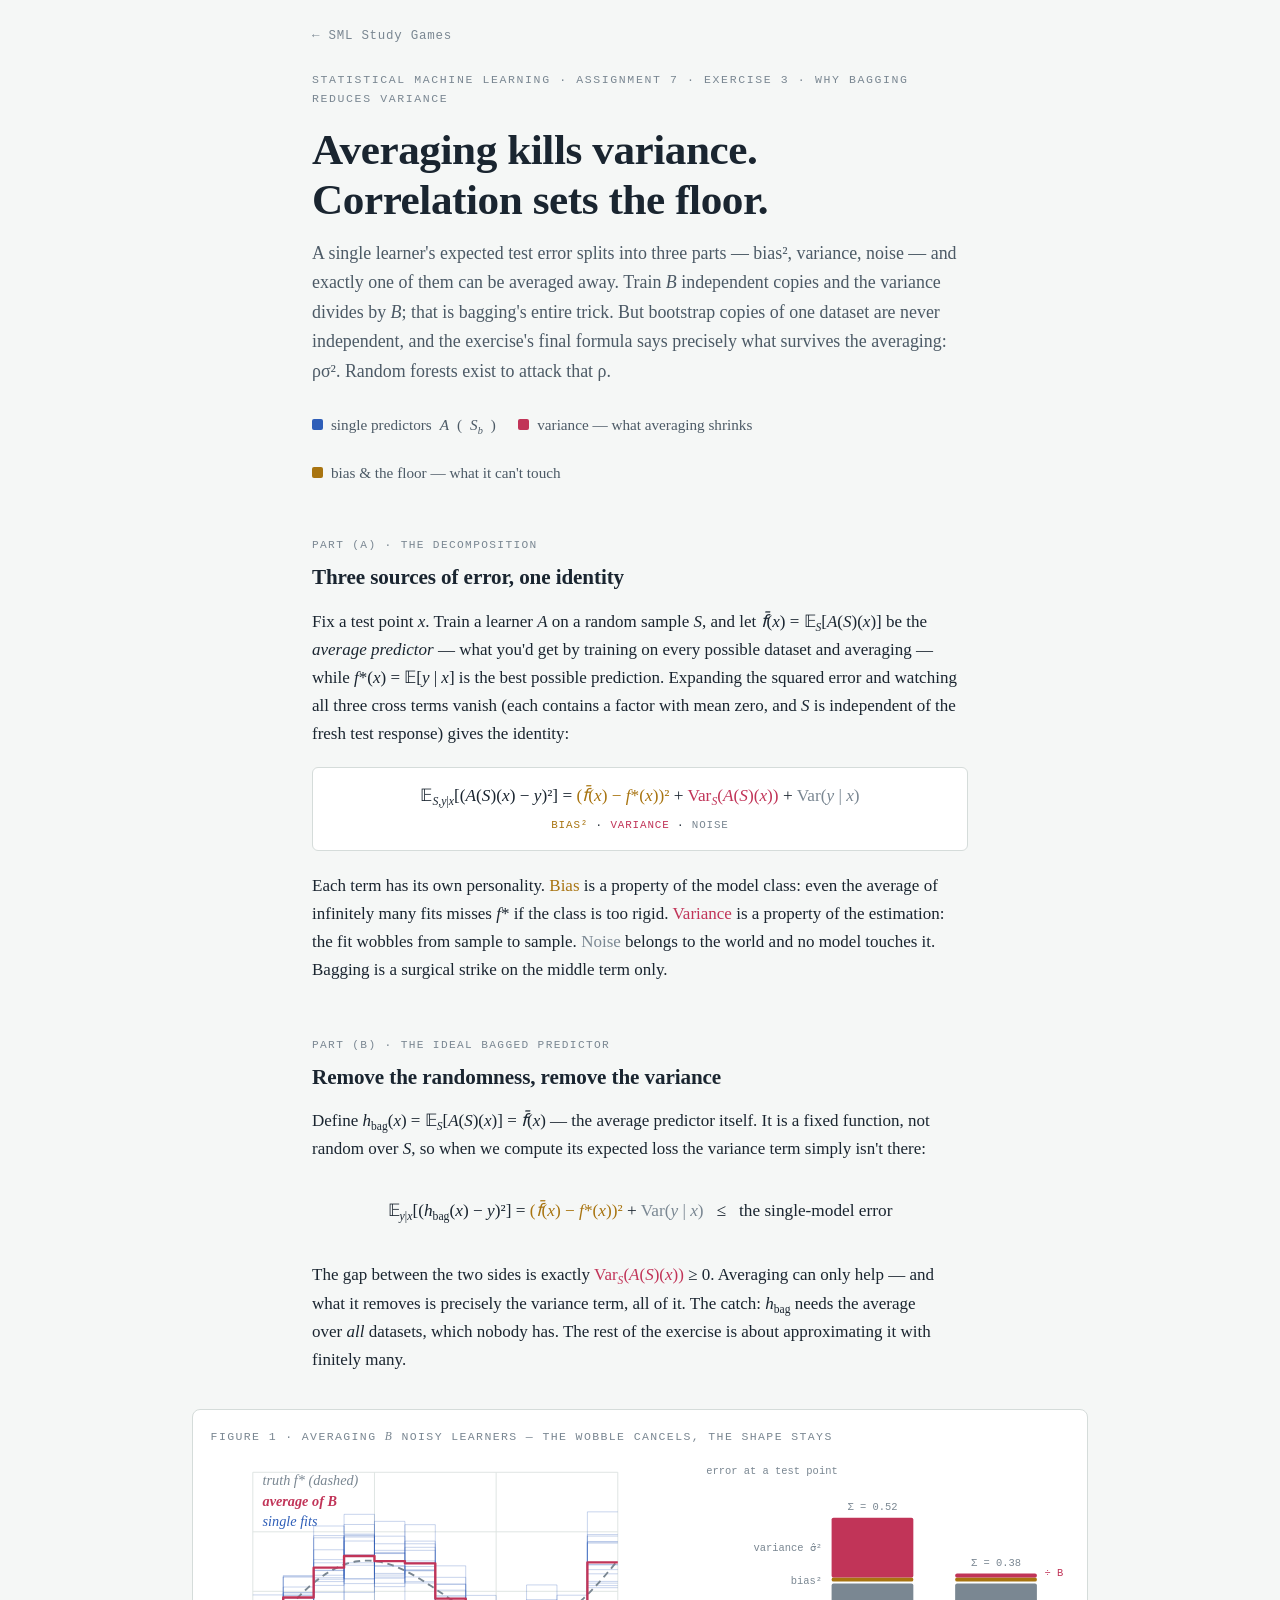
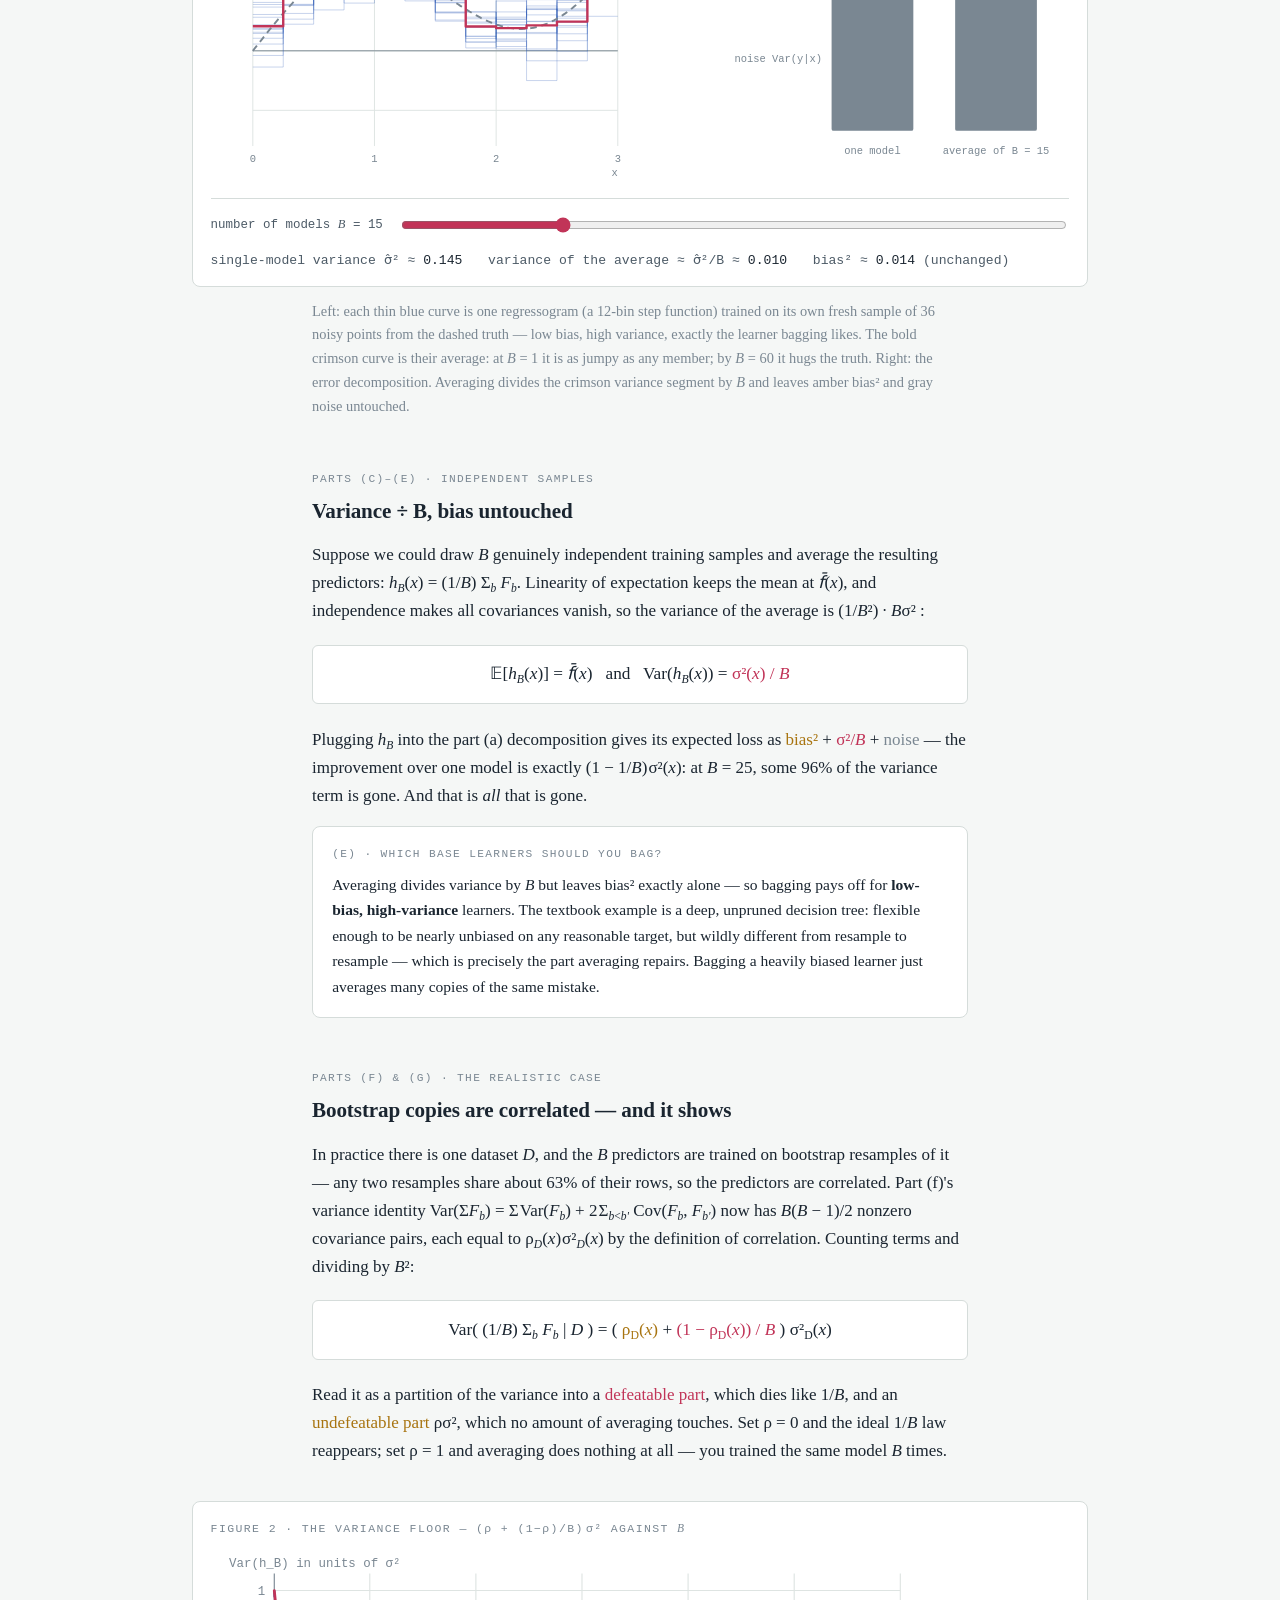
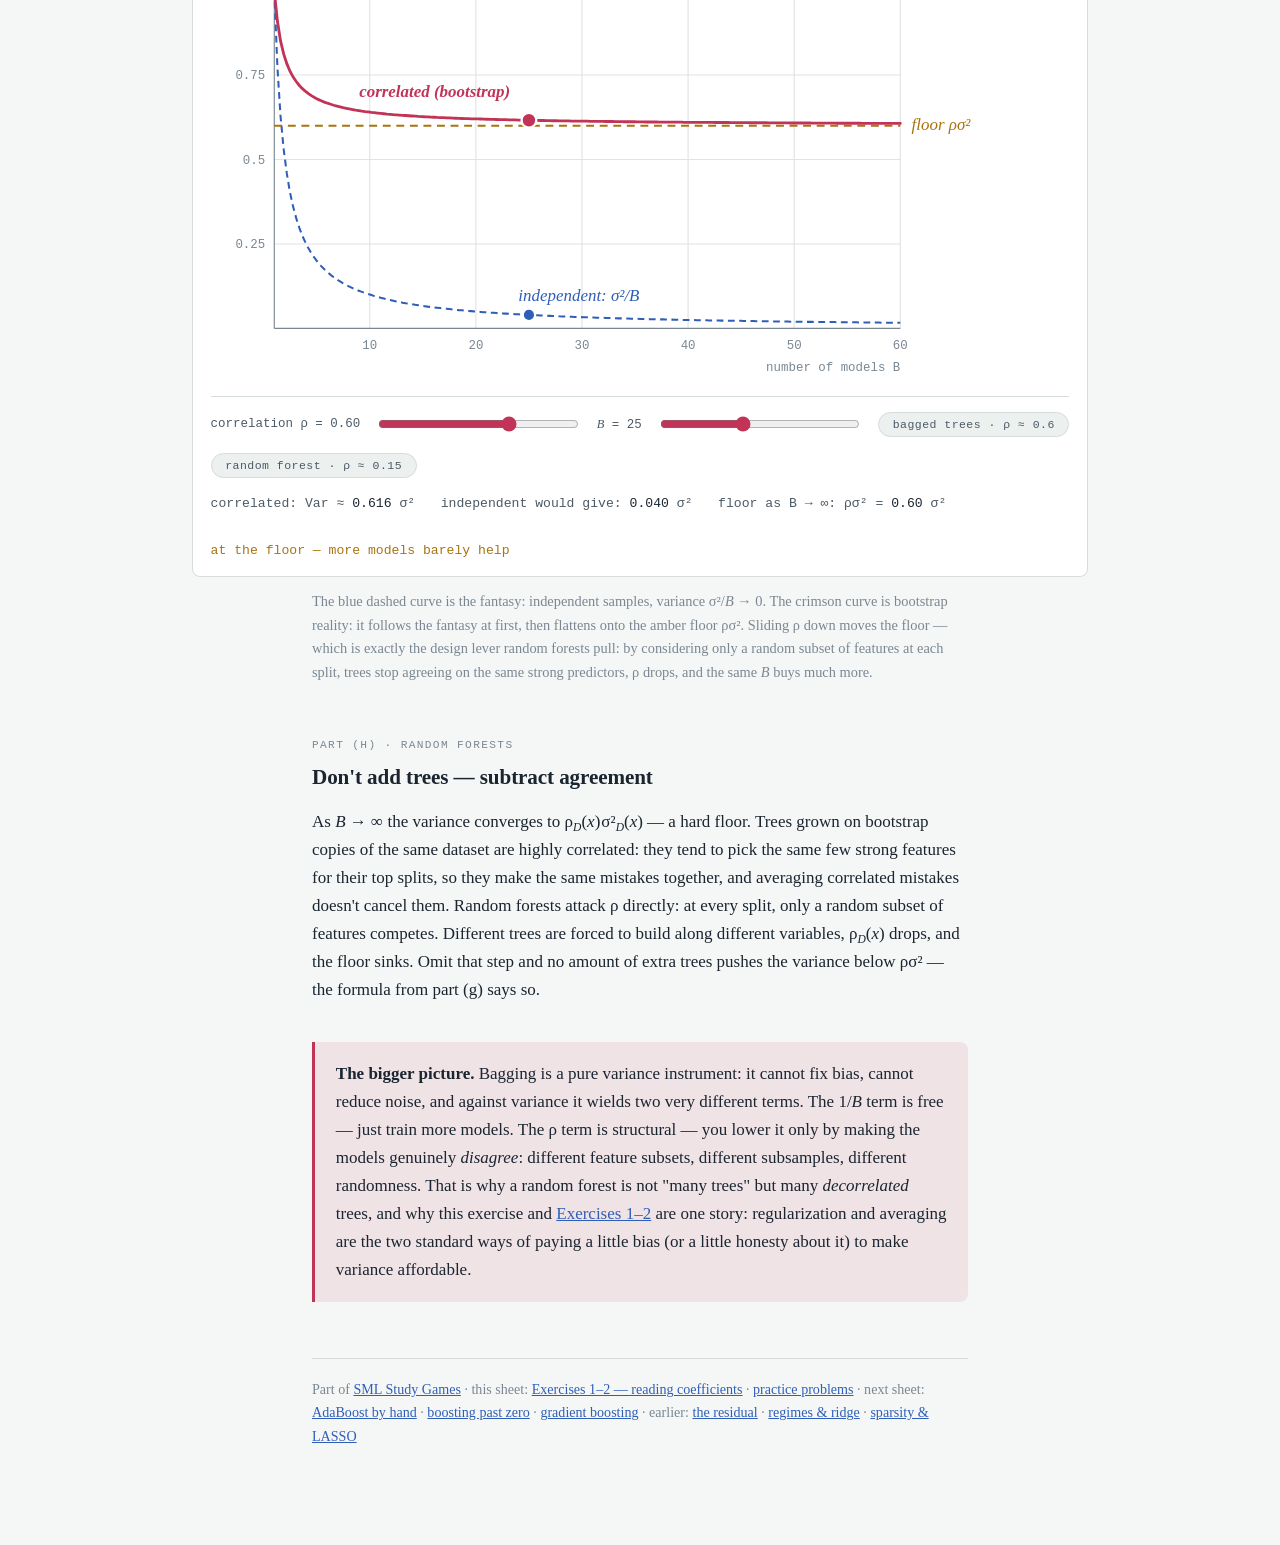
<file: bagging.html>
<!DOCTYPE html>
<html lang="en">
<head>
  <meta charset="UTF-8">
  <meta name="viewport" content="width=device-width, initial-scale=1.0">
  <link rel="icon" href="data:image/svg+xml,<svg xmlns='http://www.w3.org/2000/svg' viewBox='0 0 100 100'><text y='.9em' font-size='90'>🌲</text></svg>">
<title>Bagging &amp; Variance — Why Averaging Works</title>
<style>
  :root {
    --surface: #F5F7F6;
    --surface-2: #ECF0EF;
    --ink: #1A2530;
    --ink-2: #4C5A66;
    --muted: #7A8792;
    --line: #D5DCDA;
    --blue: #2E5EB8;
    --blue-soft: rgba(46, 94, 184, 0.10);
    --crimson: #C13458;
    --crimson-soft: rgba(193, 52, 88, 0.10);
    --amber: #A87410;
    --amber-soft: rgba(168, 116, 16, 0.12);
    --grid: #DEE4E2;
    --card: #FFFFFF;
  }
  @media (prefers-color-scheme: dark) {
    :root {
      --surface: #131B22;
      --surface-2: #0E151B;
      --ink: #E8EDF1;
      --ink-2: #AEBAC4;
      --muted: #7E8B96;
      --line: #2B3843;
      --blue: #4A7BD0;
      --blue-soft: rgba(74, 123, 208, 0.16);
      --crimson: #D05578;
      --crimson-soft: rgba(208, 85, 120, 0.16);
      --amber: #BE8A2F;
      --amber-soft: rgba(190, 138, 47, 0.16);
      --grid: #223039;
      --card: #18222B;
    }
  }
  :root[data-theme="dark"] {
    --surface: #131B22;
    --surface-2: #0E151B;
    --ink: #E8EDF1;
    --ink-2: #AEBAC4;
    --muted: #7E8B96;
    --line: #2B3843;
    --blue: #4A7BD0;
    --blue-soft: rgba(74, 123, 208, 0.16);
    --crimson: #D05578;
    --crimson-soft: rgba(208, 85, 120, 0.16);
    --amber: #BE8A2F;
    --amber-soft: rgba(190, 138, 47, 0.16);
    --grid: #223039;
    --card: #18222B;
  }
  :root[data-theme="light"] {
    --surface: #F5F7F6;
    --surface-2: #ECF0EF;
    --ink: #1A2530;
    --ink-2: #4C5A66;
    --muted: #7A8792;
    --line: #D5DCDA;
    --blue: #2E5EB8;
    --blue-soft: rgba(46, 94, 184, 0.10);
    --crimson: #C13458;
    --crimson-soft: rgba(193, 52, 88, 0.10);
    --amber: #A87410;
    --amber-soft: rgba(168, 116, 16, 0.12);
    --grid: #DEE4E2;
    --card: #FFFFFF;
  }

  html { background: var(--surface); }
  body {
    font-family: Charter, "Bitstream Charter", Cambria, Georgia, serif;
    font-size: 17px;
    line-height: 1.65;
    color: var(--ink);
    background: var(--surface);
    margin: 0;
    padding: 0 1.25rem 6rem;
  }
  .prose { max-width: 41rem; margin: 0 auto; }
  .wide  { max-width: 56rem; margin: 2.2rem auto; }

  .eyebrow {
    font-family: ui-monospace, "SF Mono", Menlo, Consolas, monospace;
    font-size: 0.72rem;
    letter-spacing: 0.14em;
    text-transform: uppercase;
    color: var(--muted);
  }
  header.prose { padding-top: 4.5rem; }
  h1 {
    font-size: clamp(1.9rem, 5vw, 2.7rem);
    line-height: 1.15;
    font-weight: 700;
    margin: 0.5rem 0 0.9rem;
    text-wrap: balance;
    letter-spacing: -0.01em;
  }
  .lede { font-size: 1.12rem; color: var(--ink-2); margin: 0; text-wrap: pretty; }

  h2 {
    font-size: 1.32rem;
    font-weight: 700;
    margin: 3.2rem 0 0.8rem;
    letter-spacing: -0.005em;
    text-wrap: balance;
  }
  h2 .partref {
    font-family: ui-monospace, "SF Mono", Menlo, Consolas, monospace;
    font-size: 0.7rem;
    font-weight: 400;
    letter-spacing: 0.12em;
    text-transform: uppercase;
    color: var(--muted);
    display: block;
    margin-bottom: 0.35rem;
  }
  p { margin: 0 0 1.05rem; text-wrap: pretty; }
  a { color: var(--blue); }

  var, .mi {
    font-style: italic;
    font-family: Charter, "Bitstream Charter", Cambria, Georgia, serif;
    font-weight: 450;
  }
  sup, sub { font-size: 0.68em; line-height: 0; }

  .eq {
    font-size: 1.08rem;
    text-align: center;
    padding: 0.9rem 1rem;
    margin: 1.2rem 0 1.35rem;
    overflow-x: auto;
    white-space: nowrap;
  }
  .eq.boxed {
    background: var(--card);
    border: 1px solid var(--line);
    border-radius: 6px;
  }
  .eq .under {
    display: block;
    white-space: nowrap;
    font-family: ui-monospace, "SF Mono", Menlo, Consolas, monospace;
    font-size: 0.68rem;
    letter-spacing: 0.08em;
    text-transform: uppercase;
    margin-top: 0.4rem;
  }
  .b { color: var(--blue); }
  .c { color: var(--crimson); }
  .a { color: var(--amber); }
  .m { color: var(--muted); }

  .chips { display: flex; gap: 1.4rem; flex-wrap: wrap; margin: 1.6rem 0 0; }
  .chip {
    display: flex; align-items: baseline; gap: 0.5rem;
    font-size: 0.95rem; color: var(--ink-2);
  }
  .chip .dot { width: 0.72em; height: 0.72em; border-radius: 2px; flex: none; align-self: center; }
  .dot.b { background: var(--blue); }
  .dot.c { background: var(--crimson); }
  .dot.a { background: var(--amber); }

  figure { margin: 0; }
  .panel {
    background: var(--card);
    border: 1px solid var(--line);
    border-radius: 8px;
    padding: 1.1rem 1.1rem 0.9rem;
  }
  .fig-title {
    font-family: ui-monospace, "SF Mono", Menlo, Consolas, monospace;
    font-size: 0.72rem;
    letter-spacing: 0.12em;
    text-transform: uppercase;
    color: var(--muted);
    margin: 0 0 0.8rem;
  }
  .fig-title .tn { text-transform: none; }
  .fig-grid { display: grid; grid-template-columns: 1fr 1fr; gap: 1.4rem; }
  @media (max-width: 720px) { .fig-grid { grid-template-columns: 1fr; } }
  .fig-cell svg, .panel > svg { display: block; width: 100%; height: auto; }
  .axis-label {
    font-family: ui-monospace, "SF Mono", Menlo, Consolas, monospace;
    font-size: 11px;
    fill: var(--muted);
  }
  .svg-math { font-family: Charter, Cambria, Georgia, serif; font-style: italic; font-size: 15px; }

  .controls {
    display: flex; align-items: center; gap: 1rem; flex-wrap: wrap;
    margin-top: 1rem; padding-top: 0.9rem;
    border-top: 1px solid var(--line);
  }
  .controls label {
    font-family: ui-monospace, "SF Mono", Menlo, Consolas, monospace;
    font-size: 0.78rem; color: var(--ink-2);
  }
  input[type="range"] { flex: 1 1 8rem; min-width: 7rem; accent-color: var(--crimson); }
  input[type="range"]:focus-visible { outline: 2px solid var(--crimson); outline-offset: 2px; }
  button.preset {
    font-family: ui-monospace, "SF Mono", Menlo, Consolas, monospace;
    font-size: 0.72rem;
    letter-spacing: 0.04em;
    color: var(--ink-2);
    background: var(--surface-2);
    border: 1px solid var(--line);
    border-radius: 999px;
    padding: 0.32rem 0.85rem;
    cursor: pointer;
  }
  button.preset:hover, button.preset:focus-visible { border-color: var(--blue); color: var(--blue); }

  .readouts {
    display: flex; gap: 1.6rem; flex-wrap: wrap;
    font-family: ui-monospace, "SF Mono", Menlo, Consolas, monospace;
    font-size: 0.82rem;
    font-variant-numeric: tabular-nums;
    color: var(--ink-2);
    margin-top: 0.9rem;
  }
  .readouts b { font-weight: 400; color: var(--ink); }
  .flag { color: var(--crimson); opacity: 0; transition: opacity 0.25s; }
  .flag.amber { color: var(--amber); }
  .flag.on { opacity: 1; }
  @media (prefers-reduced-motion: reduce) { .flag { transition: none; } }

  figcaption {
    max-width: 41rem; margin: 0.8rem auto 0;
    font-size: 0.9rem; color: var(--muted); text-wrap: pretty;
  }

  .duo { display: grid; grid-template-columns: 1fr 1fr; gap: 1.1rem; margin: 1.4rem 0; }
  @media (max-width: 720px) { .duo { grid-template-columns: 1fr; } }
  .card {
    background: var(--card);
    border: 1px solid var(--line);
    border-radius: 8px;
    padding: 1.1rem 1.2rem;
    font-size: 0.97rem;
  }
  .card .tag {
    font-family: ui-monospace, "SF Mono", Menlo, Consolas, monospace;
    font-size: 0.7rem; letter-spacing: 0.12em; text-transform: uppercase;
    color: var(--muted); margin: 0 0 0.5rem;
  }
  .card p:last-child { margin-bottom: 0; }

  .takeaway {
    border-left: 3px solid var(--crimson);
    background: var(--crimson-soft);
    border-radius: 0 8px 8px 0;
    padding: 1.1rem 1.3rem;
    margin: 2.4rem 0 0;
  }
  .takeaway p { margin: 0; }

  .backlink {
    max-width: 41rem;
    margin: 1.6rem auto -3rem;
    font-family: ui-monospace, "SF Mono", Menlo, Consolas, monospace;
    font-size: 0.78rem;
    letter-spacing: 0.06em;
  }
  .backlink a { color: var(--muted); text-decoration: none; }
  .backlink a:hover, .backlink a:focus-visible { color: var(--blue); }
  footer.site {
    max-width: 41rem;
    margin: 3.5rem auto 0;
    padding-top: 1.2rem;
    border-top: 1px solid var(--line);
    font-size: 0.88rem;
    color: var(--muted);
  }
  footer.site a { color: var(--blue); }
</style>
</head>
<body>

<nav class="backlink"><a href="./">← SML Study Games</a></nav>

<header class="prose">
  <p class="eyebrow">Statistical Machine Learning · Assignment 7 · Exercise 3 · Why Bagging Reduces Variance</p>
  <h1>Averaging kills variance. Correlation sets the floor.</h1>
  <p class="lede">
    A single learner's expected test error splits into three parts — bias², variance, noise — and
    exactly one of them can be averaged away. Train <var>B</var> independent copies and the
    variance divides by <var>B</var>; that is bagging's entire trick. But bootstrap copies of one
    dataset are never independent, and the exercise's final formula says precisely what survives
    the averaging: ρσ². Random forests exist to attack that ρ.
  </p>
  <div class="chips">
    <span class="chip"><span class="dot b"></span>single predictors <var>A</var>(<var>S<sub>b</sub></var>)</span>
    <span class="chip"><span class="dot c"></span>variance — what averaging shrinks</span>
    <span class="chip"><span class="dot a"></span>bias &amp; the floor — what it can't touch</span>
  </div>
</header>

<section class="prose">
  <h2><span class="partref">Part (a) · the decomposition</span>Three sources of error, one identity</h2>
  <p>
    Fix a test point <var>x</var>. Train a learner <var>A</var> on a random sample <var>S</var>, and
    let <var>f̄</var>(<var>x</var>) = 𝔼<sub><var>S</var></sub>[<var>A</var>(<var>S</var>)(<var>x</var>)]
    be the <em>average predictor</em> — what you'd get by training on every possible dataset and
    averaging — while <var>f</var>*(<var>x</var>) = 𝔼[<var>y</var> | <var>x</var>] is the best
    possible prediction. Expanding the squared error and watching all three cross terms vanish
    (each contains a factor with mean zero, and <var>S</var> is independent of the fresh test
    response) gives the identity:
  </p>
  <p class="eq boxed">
    𝔼<sub><var>S</var>,<var>y</var>|<var>x</var></sub>[(<var>A</var>(<var>S</var>)(<var>x</var>) − <var>y</var>)²]
    &#61; <span class="a">(<var>f̄</var>(<var>x</var>) − <var>f</var>*(<var>x</var>))²</span>
    + <span class="c">Var<sub><var>S</var></sub>(<var>A</var>(<var>S</var>)(<var>x</var>))</span>
    + <span class="m">Var(<var>y</var> | <var>x</var>)</span>
    <span class="under"><span class="a">bias²</span> · <span class="c">variance</span> · <span class="m">noise</span></span>
  </p>
  <p>
    Each term has its own personality. <span class="a">Bias</span> is a property of the model
    class: even the average of infinitely many fits misses <var>f</var>* if the class is too rigid.
    <span class="c">Variance</span> is a property of the estimation: the fit wobbles from sample to
    sample. <span class="m">Noise</span> belongs to the world and no model touches it. Bagging is a
    surgical strike on the middle term only.
  </p>
</section>

<section class="prose">
  <h2><span class="partref">Part (b) · the ideal bagged predictor</span>Remove the randomness, remove the variance</h2>
  <p>
    Define <var>h</var><sub>bag</sub>(<var>x</var>) = 𝔼<sub><var>S</var></sub>[<var>A</var>(<var>S</var>)(<var>x</var>)] = <var>f̄</var>(<var>x</var>) —
    the average predictor itself. It is a fixed function, not random over <var>S</var>, so when we
    compute its expected loss the variance term simply isn't there:
  </p>
  <p class="eq">𝔼<sub><var>y</var>|<var>x</var></sub>[(<var>h</var><sub>bag</sub>(<var>x</var>) − <var>y</var>)²] &#61; <span class="a">(<var>f̄</var>(<var>x</var>) − <var>f</var>*(<var>x</var>))²</span> + <span class="m">Var(<var>y</var> | <var>x</var>)</span> &nbsp;&nbsp;≤&nbsp;&nbsp; the single-model error</p>
  <p>
    The gap between the two sides is exactly <span class="c">Var<sub><var>S</var></sub>(<var>A</var>(<var>S</var>)(<var>x</var>))</span> ≥ 0.
    Averaging can only help — and what it removes is precisely the variance term, all of it. The
    catch: <var>h</var><sub>bag</sub> needs the average over <em>all</em> datasets, which nobody
    has. The rest of the exercise is about approximating it with finitely many.
  </p>
</section>

<figure class="wide">
  <div class="panel">
    <p class="fig-title">Figure 1 · averaging <span class="tn"><var>B</var></span> noisy learners — the wobble cancels, the shape stays</p>
    <div class="fig-grid">
      <div class="fig-cell"><svg id="ens-svg" viewBox="0 0 440 340" role="img" aria-label="Many thin blue step-function fits to noisy data around a smooth dashed truth curve, with their bold crimson average much closer to the truth"></svg></div>
      <div class="fig-cell"><svg id="bar-svg" viewBox="0 0 440 340" role="img" aria-label="Stacked error bars for a single model versus the average of B models: noise and squared bias unchanged, the variance segment divided by B"></svg></div>
    </div>
    <div class="controls">
      <label for="bslider">number of models <var>B</var> = <span id="bval">15</span></label>
      <input type="range" id="bslider" min="1" max="60" step="1" value="15" aria-label="number of averaged models B">
    </div>
    <div class="readouts">
      <span>single-model variance σ̂² ≈ <b id="sig2val">–</b></span>
      <span>variance of the average ≈ σ̂²/B ≈ <b id="sigBval">–</b></span>
      <span>bias² ≈ <b id="bias2val">–</b> (unchanged)</span>
    </div>
  </div>
  <figcaption>
    Left: each thin blue curve is one regressogram (a 12-bin step function) trained on its own
    fresh sample of 36 noisy points from the dashed truth — low bias, high variance, exactly the
    learner bagging likes. The bold crimson curve is their average: at <var>B</var> = 1 it is as
    jumpy as any member; by <var>B</var> = 60 it hugs the truth. Right: the error decomposition.
    Averaging divides the crimson variance segment by <var>B</var> and leaves amber bias² and gray
    noise untouched.
  </figcaption>
</figure>

<section class="prose">
  <h2><span class="partref">Parts (c)–(e) · independent samples</span>Variance ÷ B, bias untouched</h2>
  <p>
    Suppose we could draw <var>B</var> genuinely independent training samples and average the
    resulting predictors: <var>h<sub>B</sub></var>(<var>x</var>) = (1/<var>B</var>) Σ<sub><var>b</var></sub> <var>F<sub>b</sub></var>.
    Linearity of expectation keeps the mean at <var>f̄</var>(<var>x</var>), and independence makes
    all covariances vanish, so the variance of the average is (1/<var>B</var>²) · <var>B</var>σ² :
  </p>
  <p class="eq boxed">
    𝔼[<var>h<sub>B</sub></var>(<var>x</var>)] &#61; <var>f̄</var>(<var>x</var>)
    &nbsp;&nbsp;and&nbsp;&nbsp;
    Var(<var>h<sub>B</sub></var>(<var>x</var>)) &#61; <span class="c">σ²(<var>x</var>) / <var>B</var></span>
  </p>
  <p>
    Plugging <var>h<sub>B</sub></var> into the part (a) decomposition gives its expected loss as
    <span class="a">bias²</span> + <span class="c">σ²/<var>B</var></span> + <span class="m">noise</span> —
    the improvement over one model is exactly (1 − 1/<var>B</var>)&#8202;σ²(<var>x</var>): at
    <var>B</var> = 25, some 96% of the variance term is gone. And that is <em>all</em> that is
    gone.
  </p>
  <div class="card">
    <p class="tag">(e) · which base learners should you bag?</p>
    <p>
      Averaging divides variance by <var>B</var> but leaves bias² exactly alone — so bagging pays
      off for <strong>low-bias, high-variance</strong> learners. The textbook example is a deep,
      unpruned decision tree: flexible enough to be nearly unbiased on any reasonable target, but
      wildly different from resample to resample — which is precisely the part averaging repairs.
      Bagging a heavily biased learner just averages many copies of the same mistake.
    </p>
  </div>
</section>

<section class="prose">
  <h2><span class="partref">Parts (f) &amp; (g) · the realistic case</span>Bootstrap copies are correlated — and it shows</h2>
  <p>
    In practice there is one dataset <var>D</var>, and the <var>B</var> predictors are trained on
    bootstrap resamples of it — any two resamples share about 63% of their rows, so the predictors
    are correlated. Part (f)'s variance identity
    Var(Σ<var>F<sub>b</sub></var>) = Σ&#8202;Var(<var>F<sub>b</sub></var>) + 2&#8202;Σ<sub><var>b</var>&lt;<var>b'</var></sub> Cov(<var>F<sub>b</sub></var>, <var>F<sub>b'</sub></var>)
    now has <var>B</var>(<var>B</var> − 1)/2 nonzero covariance pairs, each equal to
    ρ<sub><var>D</var></sub>(<var>x</var>)&#8202;σ²<sub><var>D</var></sub>(<var>x</var>) by the definition of correlation.
    Counting terms and dividing by <var>B</var>²:
  </p>
  <p class="eq boxed">
    Var( (1/<var>B</var>) Σ<sub><var>b</var></sub> <var>F<sub>b</sub></var> | <var>D</var> )
    &#61; ( <span class="a">ρ<sub>D</sub>(<var>x</var>)</span> + <span class="c">(1 − ρ<sub>D</sub>(<var>x</var>)) / <var>B</var></span> ) σ²<sub>D</sub>(<var>x</var>)
  </p>
  <p>
    Read it as a partition of the variance into a <span class="c">defeatable part</span>, which
    dies like 1/<var>B</var>, and an <span class="a">undefeatable part</span> ρσ², which no amount
    of averaging touches. Set ρ = 0 and the ideal 1/<var>B</var> law reappears; set ρ = 1 and
    averaging does nothing at all — you trained the same model <var>B</var> times.
  </p>
</section>

<figure class="wide">
  <div class="panel">
    <p class="fig-title">Figure 2 · the variance floor — <span class="tn">(ρ + (1−ρ)/B)&#8202;σ²</span> against <span class="tn"><var>B</var></span></p>
    <svg id="floor-svg" viewBox="0 0 760 380" role="img" aria-label="Variance of the bagged average against the number of models: the crimson correlated curve flattens onto an amber dashed floor at rho sigma squared, while the blue dashed independent curve continues toward zero"></svg>
    <div class="controls">
      <label for="rhoslider">correlation ρ = <span id="rhoval">0.60</span></label>
      <input type="range" id="rhoslider" min="0" max="0.9" step="0.05" value="0.6" aria-label="correlation between predictors">
      <label for="b2slider"><var>B</var> = <span id="b2val">25</span></label>
      <input type="range" id="b2slider" min="1" max="60" step="1" value="25" aria-label="number of models B">
      <button class="preset" id="preTrees">bagged trees · ρ ≈ 0.6</button>
      <button class="preset" id="preForest">random forest · ρ ≈ 0.15</button>
    </div>
    <div class="readouts">
      <span>correlated: Var ≈ <b id="corrval">–</b> σ²</span>
      <span>independent would give: <b id="indval">–</b> σ²</span>
      <span>floor as B → ∞: ρσ² = <b id="floorval">–</b> σ²</span>
      <span class="flag amber" id="floorflag">at the floor — more models barely help</span>
    </div>
  </div>
  <figcaption>
    The blue dashed curve is the fantasy: independent samples, variance σ²/<var>B</var> → 0. The
    crimson curve is bootstrap reality: it follows the fantasy at first, then flattens onto the
    amber floor ρσ². Sliding ρ down moves the floor — which is exactly the design lever random
    forests pull: by considering only a random subset of features at each split, trees stop
    agreeing on the same strong predictors, ρ drops, and the same <var>B</var> buys much more.
  </figcaption>
</figure>

<section class="prose">
  <h2><span class="partref">Part (h) · random forests</span>Don't add trees — subtract agreement</h2>
  <p>
    As <var>B</var> → ∞ the variance converges to ρ<sub><var>D</var></sub>(<var>x</var>)&#8202;σ²<sub><var>D</var></sub>(<var>x</var>) —
    a hard floor. Trees grown on bootstrap copies of the same dataset are highly correlated: they
    tend to pick the same few strong features for their top splits, so they make the same
    mistakes together, and averaging correlated mistakes doesn't cancel them. Random forests
    attack ρ directly: at every split, only a random subset of features competes. Different trees
    are forced to build along different variables, ρ<sub><var>D</var></sub>(<var>x</var>) drops,
    and the floor sinks. Omit that step and no amount of extra trees pushes the variance below
    ρσ² — the formula from part (g) says so.
  </p>
  <div class="takeaway">
    <p>
      <strong>The bigger picture.</strong> Bagging is a pure variance instrument: it cannot fix
      bias, cannot reduce noise, and against variance it wields two very different terms. The
      1/<var>B</var> term is free — just train more models. The ρ term is structural — you lower
      it only by making the models genuinely <em>disagree</em>: different feature subsets,
      different subsamples, different randomness. That is why a random forest is not "many trees"
      but many <em>decorrelated</em> trees, and why this exercise and
      <a href="coefficients.html">Exercises 1–2</a> are one story: regularization and averaging
      are the two standard ways of paying a little bias (or a little honesty about it) to make
      variance affordable.
    </p>
  </div>
</section>

<script>
(function () {
  var NS = "http://www.w3.org/2000/svg";
  function el(parent, tag, attrs) {
    var e = document.createElementNS(NS, tag);
    for (var k in attrs) e.setAttribute(k, attrs[k]);
    parent.appendChild(e);
    return e;
  }
  function txt(parent, x, y, s, attrs) {
    attrs = attrs || {};
    attrs.x = x; attrs.y = y;
    if (!attrs["class"]) attrs["class"] = "svg-math";
    var t = el(parent, "text", attrs);
    t.textContent = s;
    return t;
  }

  /* ---------- deterministic RNG ---------- */
  var seed = 42 >>> 0;
  function rnd() { seed = (seed * 1664525 + 1013904223) >>> 0; return seed / 4294967296; }
  function gauss() {
    var u = Math.max(rnd(), 1e-9), v = rnd();
    return Math.sqrt(-2 * Math.log(u)) * Math.cos(2 * Math.PI * v);
  }

  /* ---------- Figure 1: ensemble of regressograms ---------- */
  var f = function (x) { return Math.sin(2 * x) + 0.6 * x; };
  var SIGMA = 0.6, NPT = 36, BINS = 12, NMODELS = 60, XMAX = 3;

  function trainOne() {
    var sums = [], cnts = [];
    for (var k = 0; k < BINS; k++) { sums.push(0); cnts.push(0); }
    for (var i = 0; i < NPT; i++) {
      var x = rnd() * XMAX;
      var y = f(x) + SIGMA * gauss();
      var k2 = Math.min(BINS - 1, Math.floor(x / XMAX * BINS));
      sums[k2] += y; cnts[k2]++;
    }
    var vals = [];
    for (k = 0; k < BINS; k++) vals.push(cnts[k] ? sums[k] / cnts[k] : null);
    for (k = 0; k < BINS; k++) {
      if (vals[k] === null) {
        for (var off = 1; off < BINS; off++) {
          if (k - off >= 0 && vals[k - off] !== null) { vals[k] = vals[k - off]; break; }
          if (k + off < BINS && vals[k + off] !== null) { vals[k] = vals[k + off]; break; }
        }
      }
    }
    return vals;
  }
  var MODELS = [];
  for (var mI = 0; mI < NMODELS; mI++) MODELS.push(trainOne());

  // empirical stats across all 60 models
  var meanAll = [];
  for (var k = 0; k < BINS; k++) {
    var s = 0;
    for (mI = 0; mI < NMODELS; mI++) s += MODELS[mI][k];
    meanAll.push(s / NMODELS);
  }
  var sig2 = 0;
  for (k = 0; k < BINS; k++) {
    var vv = 0;
    for (mI = 0; mI < NMODELS; mI++) vv += Math.pow(MODELS[mI][k] - meanAll[k], 2);
    sig2 += vv / (NMODELS - 1);
  }
  sig2 /= BINS;
  var bias2 = 0, DENSE = 240;
  for (var i = 0; i < DENSE; i++) {
    var xx = (i + 0.5) / DENSE * XMAX;
    var kk = Math.min(BINS - 1, Math.floor(xx / XMAX * BINS));
    bias2 += Math.pow(meanAll[kk] - f(xx), 2);
  }
  bias2 /= DENSE;
  var noise = SIGMA * SIGMA;

  var esvg = document.getElementById("ens-svg");
  var W = 440, H = 340, m = { l: 44, r: 12, t: 14, b: 38 };
  var pw = W - m.l - m.r, ph = H - m.t - m.b;
  var YLO = -1.6, YHI2 = 3.0;
  function ex(x) { return m.l + (x / XMAX) * pw; }
  function ey(y) { return m.t + (1 - (y - YLO) / (YHI2 - YLO)) * ph; }

  for (var g = 0; g <= 3; g++) el(esvg, "line", { x1: ex(g), y1: m.t, x2: ex(g), y2: H - m.b, stroke: "var(--grid)", "stroke-width": 1 });
  for (g = -1; g <= 3; g++) el(esvg, "line", { x1: m.l, y1: ey(g), x2: W - m.r, y2: ey(g), stroke: "var(--grid)", "stroke-width": 1 });
  el(esvg, "line", { x1: m.l, y1: ey(0), x2: W - m.r, y2: ey(0), stroke: "var(--muted)", "stroke-width": 1 });
  for (g = 0; g <= 3; g++) txt(esvg, ex(g), H - m.b + 17, g, { "class": "axis-label", "text-anchor": "middle" });
  txt(esvg, W - m.r, H - 6, "x", { "class": "axis-label", "text-anchor": "end" });

  function stepPath(vals) {
    var d = "";
    for (var k3 = 0; k3 < BINS; k3++) {
      var x0 = ex(k3 * XMAX / BINS), x1 = ex((k3 + 1) * XMAX / BINS), yv = ey(vals[k3]);
      d += (k3 ? "L" + x0.toFixed(1) + "," + yv.toFixed(1) : "M" + x0.toFixed(1) + "," + yv.toFixed(1));
      d += "L" + x1.toFixed(1) + "," + yv.toFixed(1);
    }
    return d;
  }
  var modelPaths = MODELS.map(function (vals) {
    return el(esvg, "path", { d: stepPath(vals), fill: "none", stroke: "var(--blue)", "stroke-width": 1, "stroke-opacity": 0.28 });
  });
  var td = "";
  for (i = 0; i <= 160; i++) {
    var xt = i / 160 * XMAX;
    td += (i ? "L" : "M") + ex(xt).toFixed(1) + "," + ey(f(xt)).toFixed(1);
  }
  el(esvg, "path", { d: td, fill: "none", stroke: "var(--muted)", "stroke-width": 2, "stroke-dasharray": "7 5" });
  var avgPath = el(esvg, "path", { fill: "none", stroke: "var(--crimson)", "stroke-width": 2.5, "stroke-linejoin": "round" });
  txt(esvg, ex(0.08), ey(2.78), "truth f* (dashed)", { fill: "var(--muted)", "font-size": "13" });
  txt(esvg, ex(0.08), ey(2.44), "average of B", { fill: "var(--crimson)", "font-size": "13", "font-weight": "bold" });
  txt(esvg, ex(0.08), ey(2.10), "single fits", { fill: "var(--blue)", "font-size": "13" });

  /* right cell: stacked decomposition bars */
  var bsvg = document.getElementById("bar-svg");
  var bm = { l: 150, t: 30, b: 52 };
  var bph = H - bm.t - bm.b;
  var TOT = noise + bias2 + sig2;
  var YMAXB = TOT * 1.14;
  function by(v) { return bm.t + (1 - v / YMAXB) * bph; }
  var colX = [190, 320], colW = 86;
  var GAP = 2;

  function stack(cx, segs, labelSide) {
    var acc = 0, rects = [];
    segs.forEach(function (sg, idx) {
      var y0 = by(acc), y1 = by(acc + sg.v);
      var r = el(bsvg, "rect", {
        x: cx, width: colW,
        y: y1 + (idx < segs.length - 1 ? 0 : 0),
        height: Math.max(0.8, y0 - y1 - (idx < segs.length - 1 ? GAP : 0)),
        fill: sg.fill, rx: 2
      });
      rects.push({ rect: r, seg: sg, mid: (y0 + y1) / 2 });
      acc += sg.v;
    });
    return rects;
  }
  var col1 = stack(colX[0], [
    { v: noise, fill: "var(--muted)", name: "noise Var(y|x)" },
    { v: bias2, fill: "var(--amber)", name: "bias²" },
    { v: sig2, fill: "var(--crimson)", name: "variance σ̂²" }
  ]);
  col1.forEach(function (r) {
    txt(bsvg, colX[0] - 10, r.mid + 4, r.seg.name, { "class": "axis-label", "text-anchor": "end" });
  });
  var col2Segs = [
    { v: noise, fill: "var(--muted)" },
    { v: bias2, fill: "var(--amber)" },
    { v: sig2, fill: "var(--crimson)" }
  ];
  var col2 = stack(colX[1], col2Segs);
  var varLab2 = txt(bsvg, colX[1] + colW + 8, 0, "", { "class": "axis-label", style: "fill: var(--crimson);" });
  var tot1Lab = txt(bsvg, colX[0] + colW / 2, by(TOT) - 8, "", { "class": "axis-label", "text-anchor": "middle" });
  var tot2Lab = txt(bsvg, colX[1] + colW / 2, 0, "", { "class": "axis-label", "text-anchor": "middle" });
  txt(bsvg, colX[0] + colW / 2, H - 30, "one model", { "class": "axis-label", "text-anchor": "middle" });
  var col2Cap = txt(bsvg, colX[1] + colW / 2, H - 30, "average of B", { "class": "axis-label", "text-anchor": "middle" });
  txt(bsvg, colX[0] - 132, 16, "error at a test point", { "class": "axis-label" });

  var bSlider = document.getElementById("bslider");
  var bEl = document.getElementById("bval");
  var sig2El = document.getElementById("sig2val"), sigBEl = document.getElementById("sigBval"), bias2El = document.getElementById("bias2val");

  function renderEns() {
    var B = parseInt(bSlider.value, 10);
    bEl.textContent = B;
    modelPaths.forEach(function (p, idx) { p.setAttribute("visibility", idx < B ? "visible" : "hidden"); });
    var avg = [];
    for (var k4 = 0; k4 < BINS; k4++) {
      var s2 = 0;
      for (var b = 0; b < B; b++) s2 += MODELS[b][k4];
      avg.push(s2 / B);
    }
    avgPath.setAttribute("d", stepPath(avg));
    // right bars
    var vB = sig2 / B, accTop = noise + bias2 + vB;
    var y0 = by(noise + bias2), y1 = by(accTop);
    col2[2].rect.setAttribute("y", y1);
    col2[2].rect.setAttribute("height", Math.max(0.8, y0 - y1));
    var labY = Math.min((y0 + y1) / 2 + 4, y0 - 2);
    varLab2.setAttribute("y", labY);
    varLab2.textContent = "÷ B";
    tot1Lab.textContent = "Σ = " + TOT.toFixed(2);
    tot2Lab.setAttribute("y", by(accTop) - 8);
    tot2Lab.textContent = "Σ = " + accTop.toFixed(2);
    col2Cap.textContent = "average of B = " + B;
    sig2El.textContent = sig2.toFixed(3);
    sigBEl.textContent = vB.toFixed(3);
    bias2El.textContent = bias2.toFixed(3);
  }
  bSlider.addEventListener("input", renderEns);
  renderEns();

  /* ---------- Figure 2: the variance floor ---------- */
  var fsvg = document.getElementById("floor-svg");
  var FW = 760, FH = 380, fm = { l: 56, r: 150, t: 20, b: 46 };
  var fpw = FW - fm.l - fm.r, fph = FH - fm.t - fm.b;
  var BMAX = 60;
  function fx(B) { return fm.l + ((B - 1) / (BMAX - 1)) * fpw; }
  function fy(v) { return fm.t + (1 - v / 1.05) * fph; }

  [0.25, 0.5, 0.75, 1].forEach(function (v) {
    el(fsvg, "line", { x1: fm.l, y1: fy(v), x2: FW - fm.r, y2: fy(v), stroke: "var(--grid)", "stroke-width": 1 });
    txt(fsvg, fm.l - 8, fy(v) + 4, v, { "class": "axis-label", "text-anchor": "end" });
  });
  [10, 20, 30, 40, 50, 60].forEach(function (B) {
    el(fsvg, "line", { x1: fx(B), y1: fm.t, x2: fx(B), y2: FH - fm.b, stroke: "var(--grid)", "stroke-width": 1 });
    txt(fsvg, fx(B), FH - fm.b + 18, B, { "class": "axis-label", "text-anchor": "middle" });
  });
  el(fsvg, "line", { x1: fm.l, y1: fy(0), x2: FW - fm.r, y2: fy(0), stroke: "var(--muted)", "stroke-width": 1 });
  el(fsvg, "line", { x1: fm.l, y1: fm.t, x2: fm.l, y2: FH - fm.b, stroke: "var(--muted)", "stroke-width": 1 });
  txt(fsvg, FW - fm.r, FH - 8, "number of models B", { "class": "axis-label", "text-anchor": "end" });
  txt(fsvg, fm.l - 40, fm.t - 6, "Var(h_B) in units of σ²", { "class": "axis-label" });

  var indPath = el(fsvg, "path", { fill: "none", stroke: "var(--blue)", "stroke-width": 1.8, "stroke-dasharray": "6 4" });
  var floorLine = el(fsvg, "line", { stroke: "var(--amber)", "stroke-width": 1.8, "stroke-dasharray": "7 5" });
  var corrPath = el(fsvg, "path", { fill: "none", stroke: "var(--crimson)", "stroke-width": 2.5, "stroke-linecap": "round" });
  var corrDot = el(fsvg, "circle", { r: 6.5, fill: "var(--crimson)", stroke: "var(--card)", "stroke-width": 2 });
  var indDot = el(fsvg, "circle", { r: 5.5, fill: "var(--blue)", stroke: "var(--card)", "stroke-width": 2 });
  var corrLab = txt(fsvg, 0, 0, "correlated (bootstrap)", { fill: "var(--crimson)", "font-size": "13", "font-weight": "bold" });
  var indLab = txt(fsvg, 0, 0, "independent: σ²/B", { fill: "var(--blue)", "font-size": "13" });
  var floorLab = txt(fsvg, 0, 0, "floor ρσ²", { fill: "var(--amber)", "font-size": "13" });

  var rhoS = document.getElementById("rhoslider"), b2S = document.getElementById("b2slider");
  var rhoEl = document.getElementById("rhoval"), b2El = document.getElementById("b2val");
  var corrEl = document.getElementById("corrval"), indEl = document.getElementById("indval"), floorEl = document.getElementById("floorval");
  var floorFlag = document.getElementById("floorflag");

  function vcorr(rho, B) { return rho + (1 - rho) / B; }

  function renderFloor() {
    var rho = parseFloat(rhoS.value), B = parseInt(b2S.value, 10);
    rhoEl.textContent = rho.toFixed(2);
    b2El.textContent = B;
    var dC = "", dI = "";
    for (var i2 = 0; i2 <= 200; i2++) {
      var Bx = 1 + (i2 / 200) * (BMAX - 1);
      dC += (i2 ? "L" : "M") + fx(Bx).toFixed(1) + "," + fy(vcorr(rho, Bx)).toFixed(1);
      dI += (i2 ? "L" : "M") + fx(Bx).toFixed(1) + "," + fy(1 / Bx).toFixed(1);
    }
    corrPath.setAttribute("d", dC);
    indPath.setAttribute("d", dI);
    floorLine.setAttribute("x1", fm.l); floorLine.setAttribute("x2", FW - fm.r);
    floorLine.setAttribute("y1", fy(rho)); floorLine.setAttribute("y2", fy(rho));
    floorLine.setAttribute("visibility", rho > 0.02 ? "visible" : "hidden");
    corrDot.setAttribute("cx", fx(B)); corrDot.setAttribute("cy", fy(vcorr(rho, B)));
    indDot.setAttribute("cx", fx(B)); indDot.setAttribute("cy", fy(1 / B));
    corrLab.setAttribute("x", fx(9));
    corrLab.setAttribute("y", fy(vcorr(rho, 9)) - 12);
    indLab.setAttribute("x", fx(24));
    indLab.setAttribute("y", fy(1 / 24) - 12);
    floorLab.setAttribute("x", FW - fm.r + 10);
    floorLab.setAttribute("y", fy(rho) + 4);
    floorLab.setAttribute("visibility", rho > 0.02 ? "visible" : "hidden");
    corrEl.textContent = vcorr(rho, B).toFixed(3);
    indEl.textContent = (1 / B).toFixed(3);
    floorEl.textContent = rho.toFixed(2);
    floorFlag.classList.toggle("on", rho > 0.02 && (1 - rho) / B < 0.05 * Math.max(rho, 0.1));
  }
  rhoS.addEventListener("input", renderFloor);
  b2S.addEventListener("input", renderFloor);
  document.getElementById("preTrees").addEventListener("click", function () { rhoS.value = 0.6; renderFloor(); });
  document.getElementById("preForest").addEventListener("click", function () { rhoS.value = 0.15; renderFloor(); });
  renderFloor();
})();
</script>
<footer class="site prose">Part of <a href="./">SML Study Games</a> · this sheet: <a href="coefficients.html">Exercises 1–2 — reading coefficients</a> · <a href="practice7.html">practice problems</a> · next sheet: <a href="adaboost.html">AdaBoost by hand</a> · <a href="margins.html">boosting past zero</a> · <a href="gradboost.html">gradient boosting</a> · earlier: <a href="residual.html">the residual</a> · <a href="regimes.html">regimes &amp; ridge</a> · <a href="lasso.html">sparsity &amp; LASSO</a></footer>
</body>
</html>
</file>
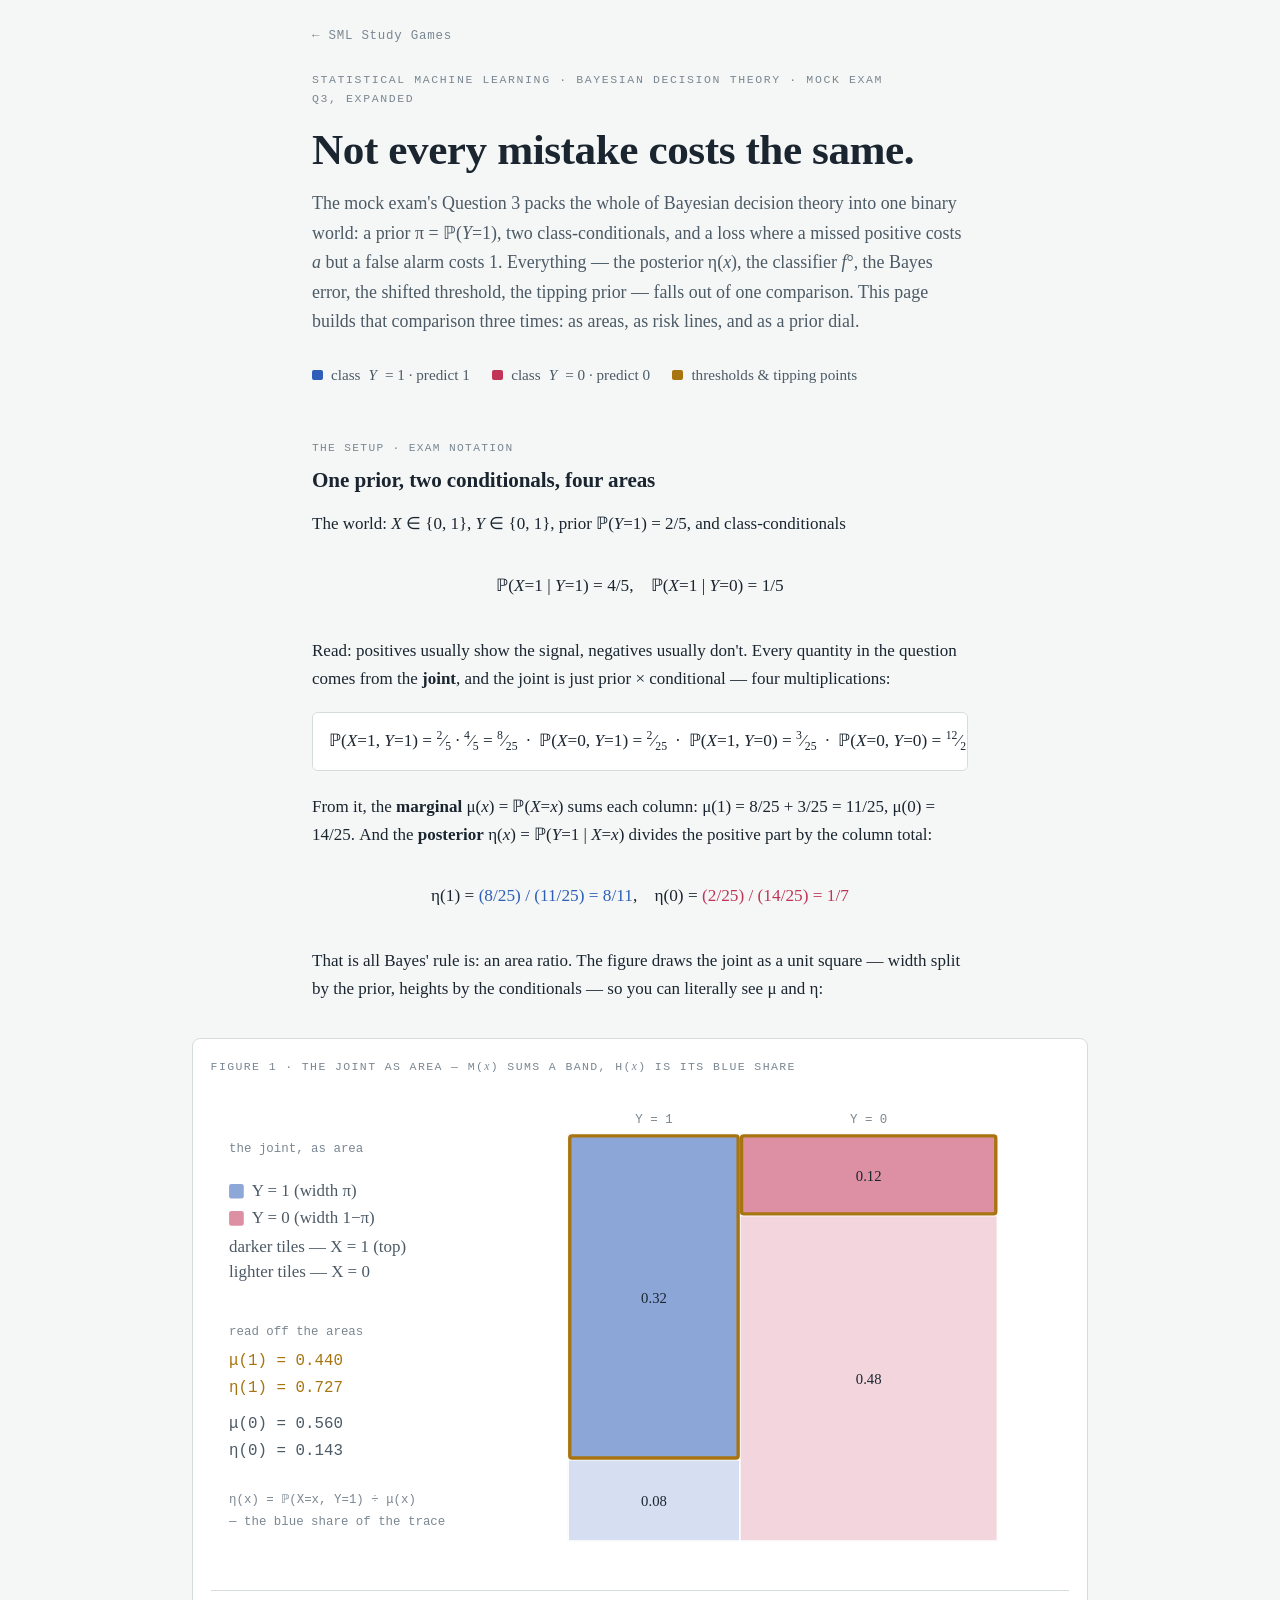
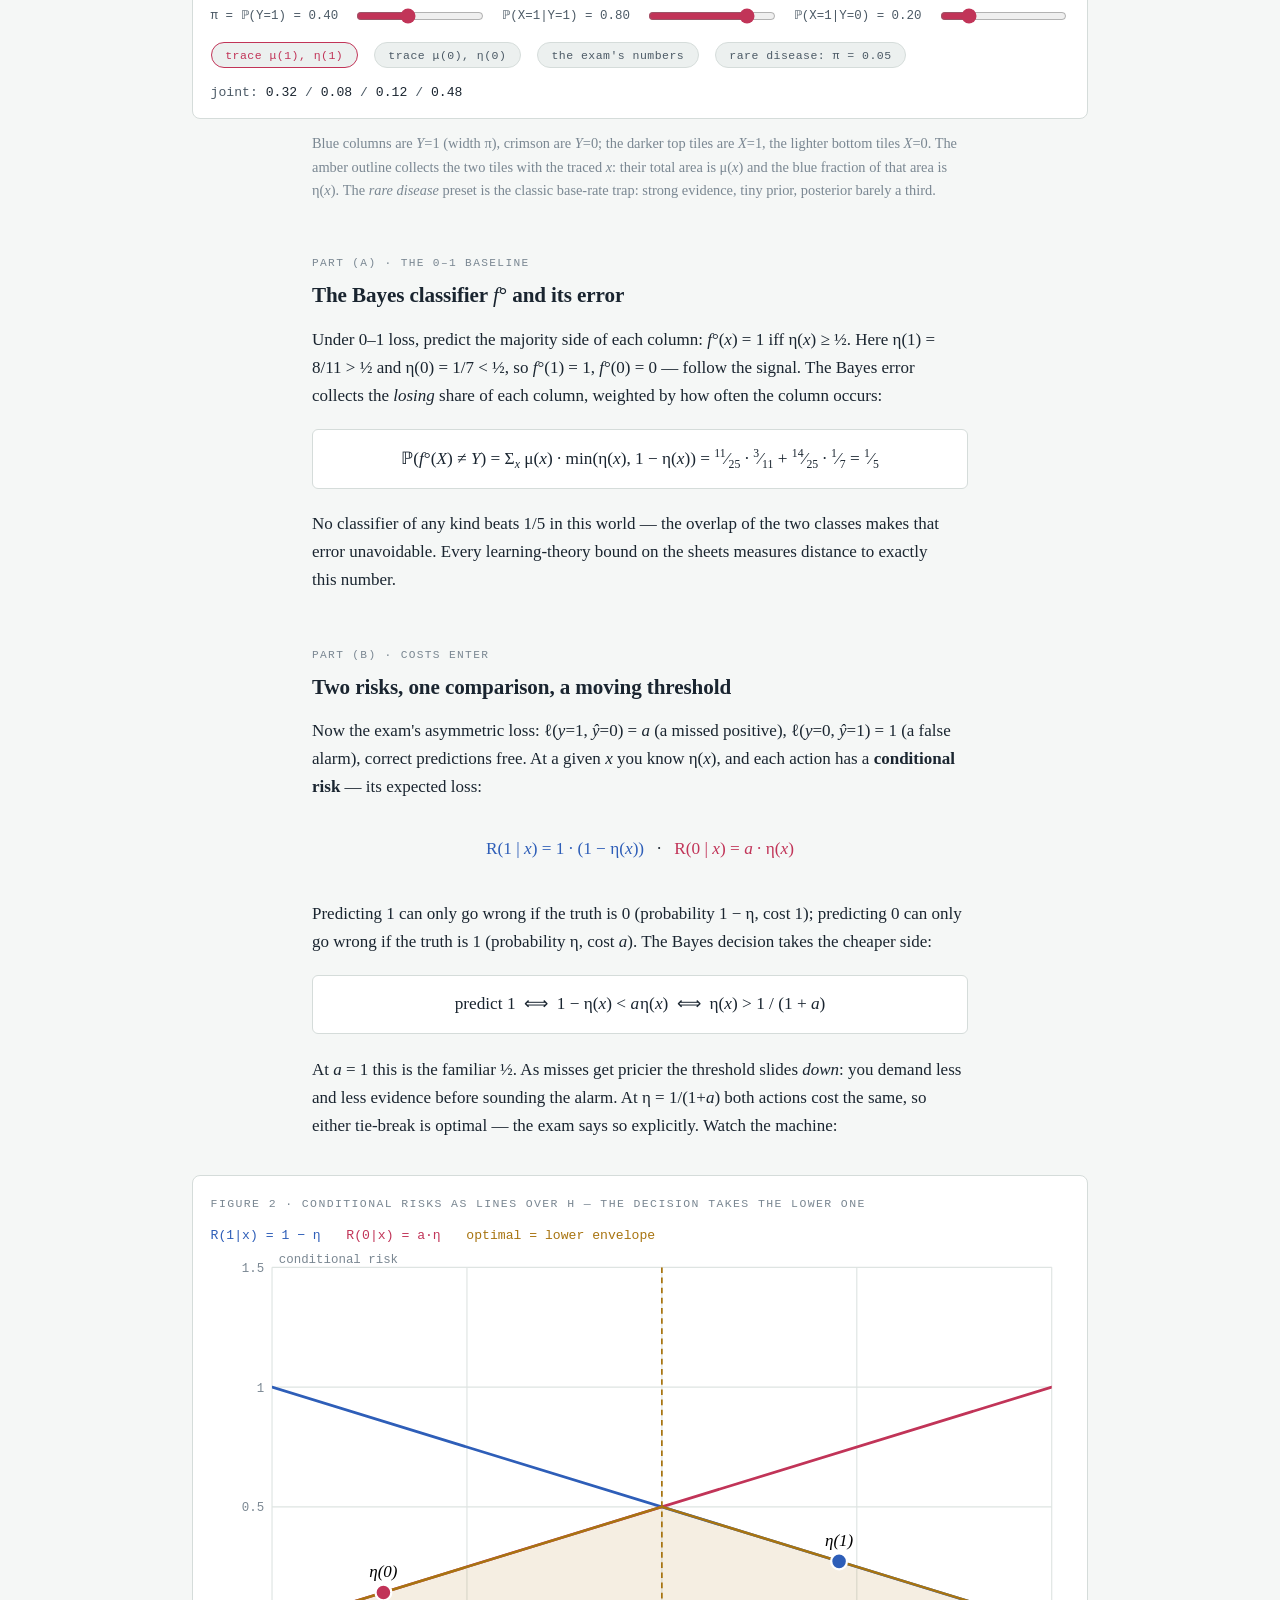
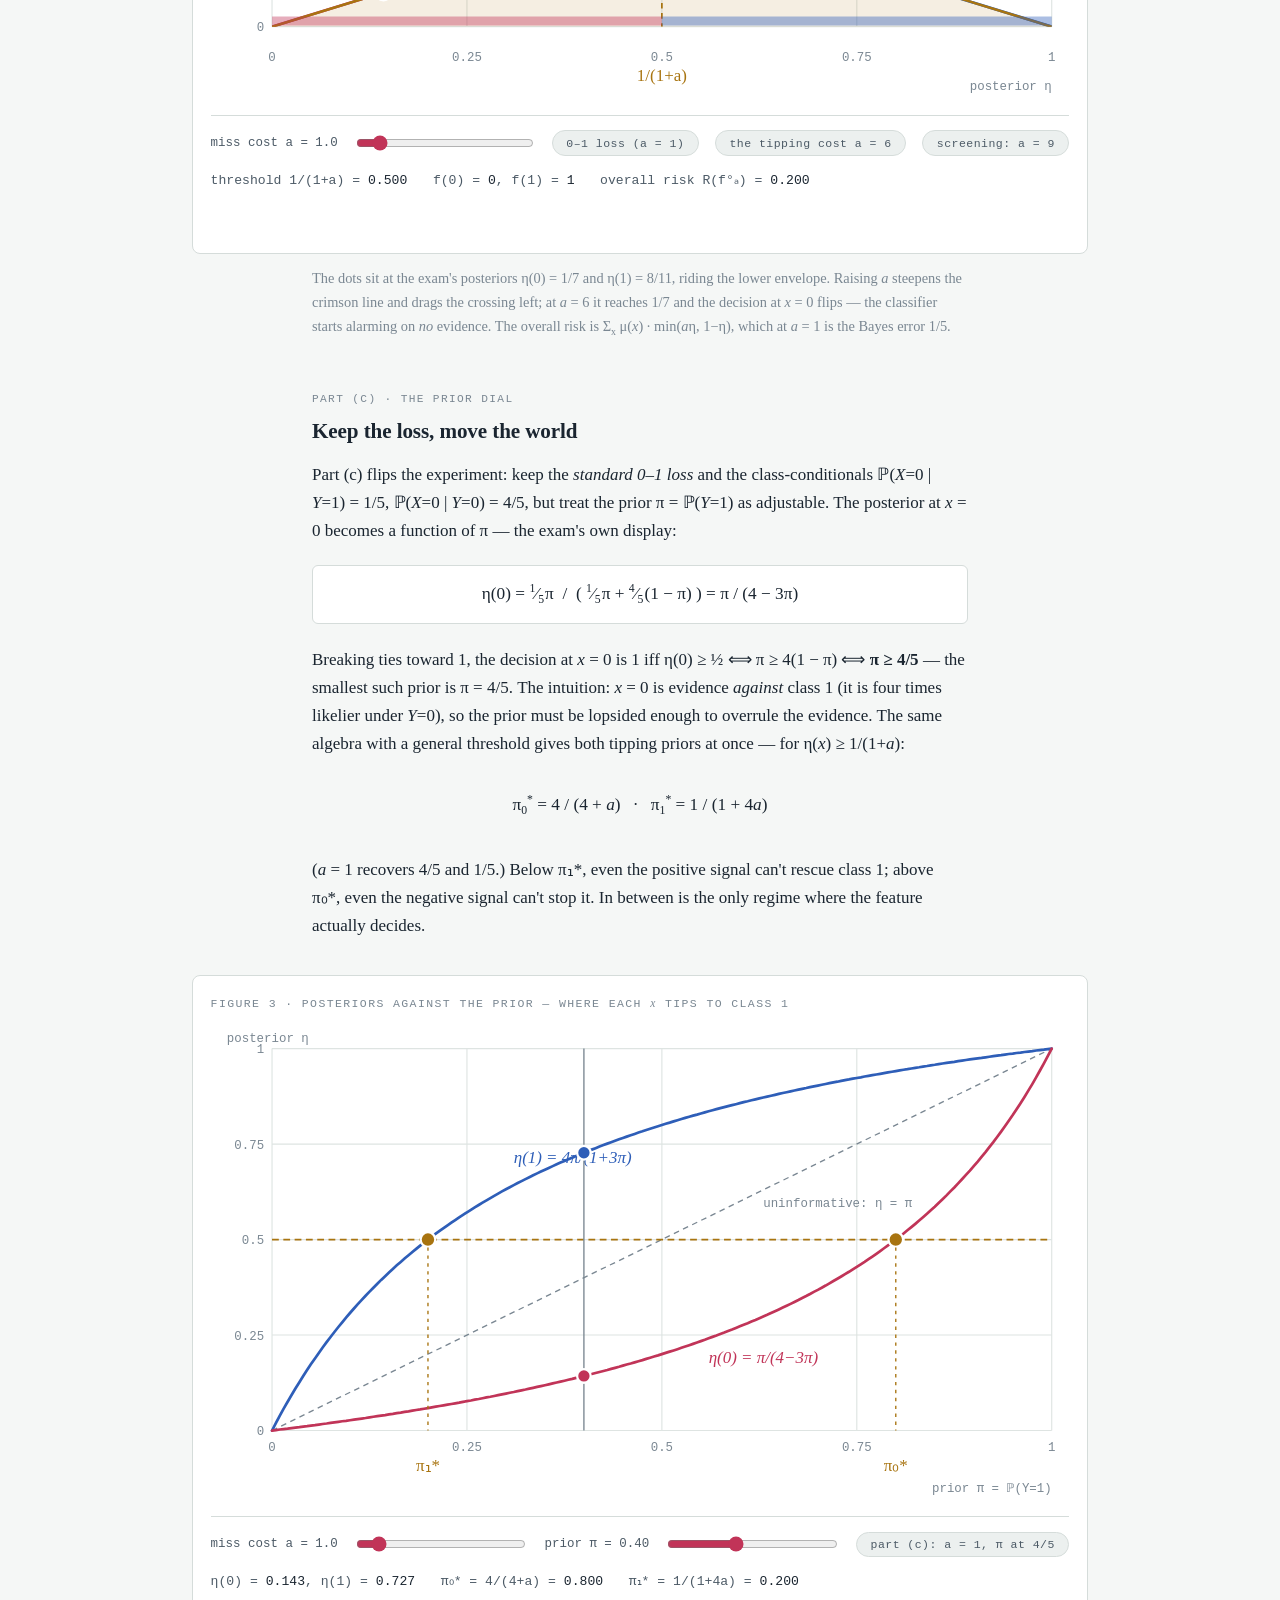
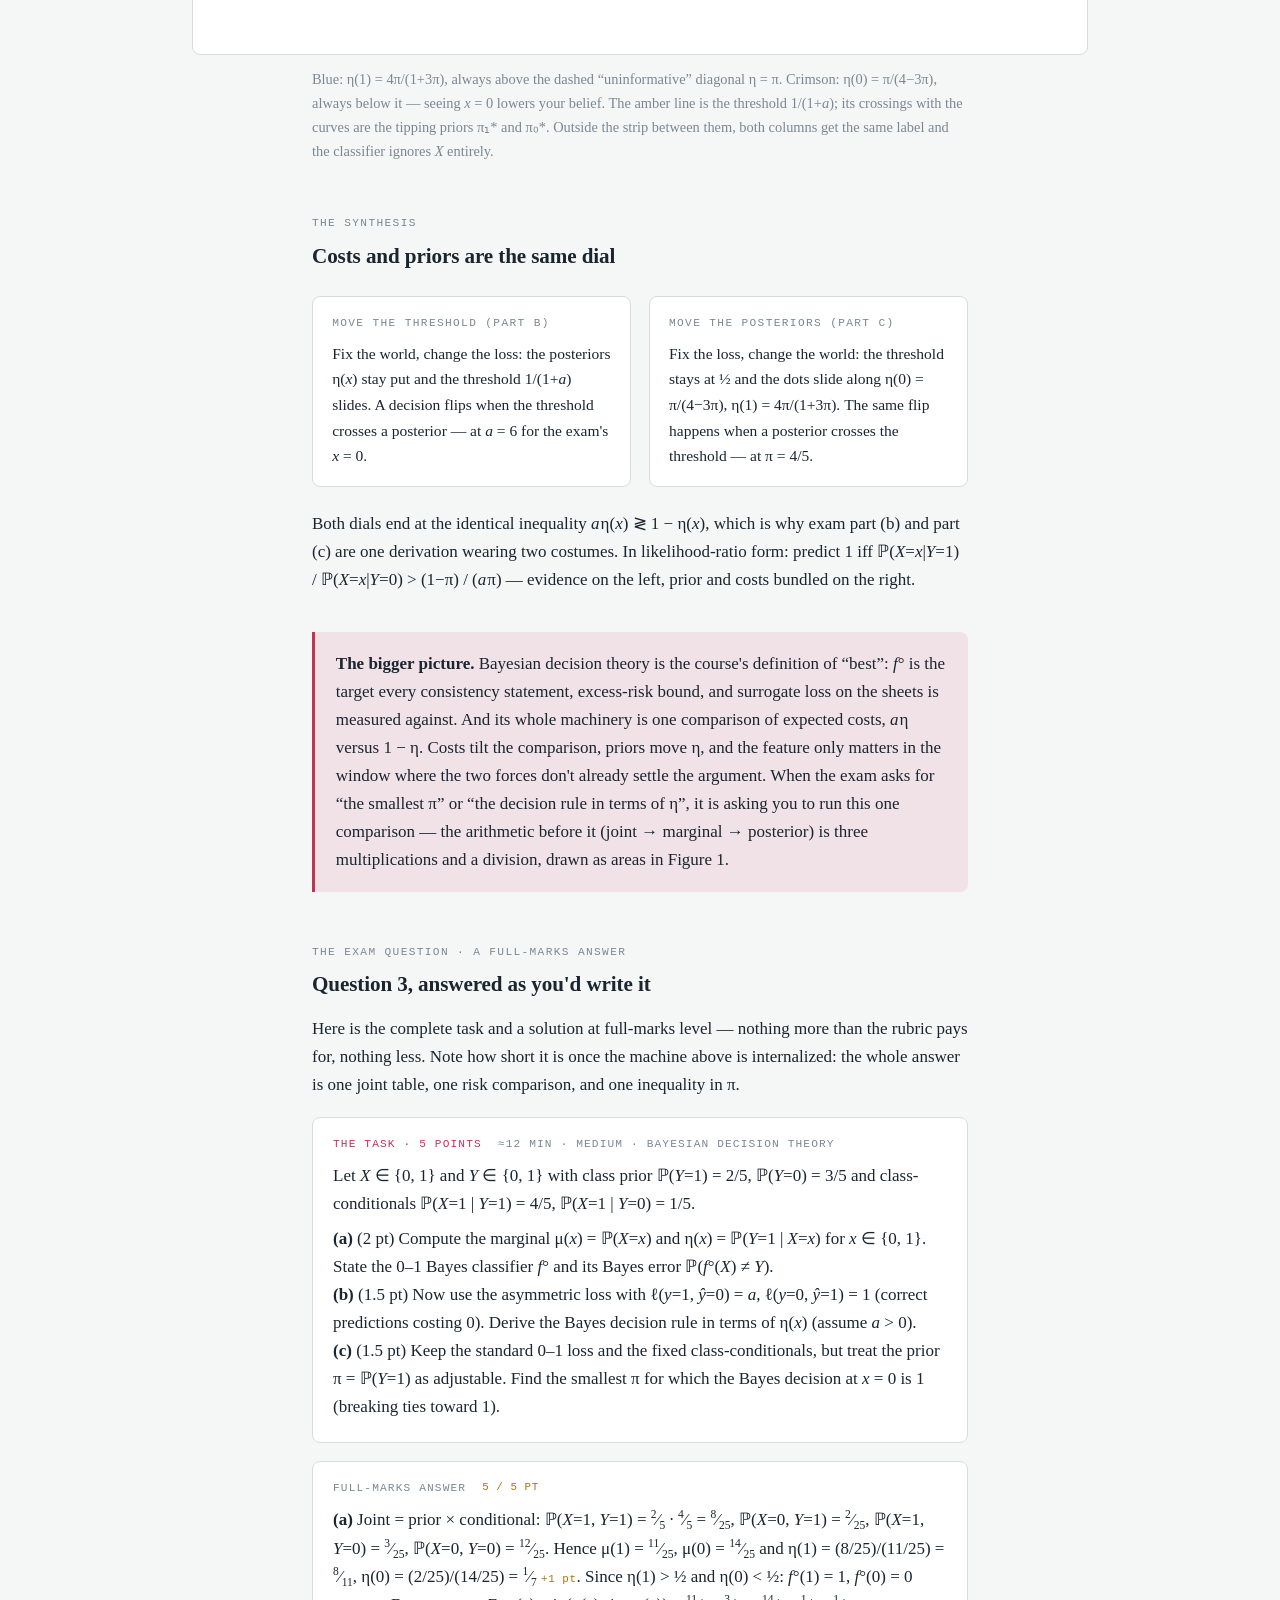
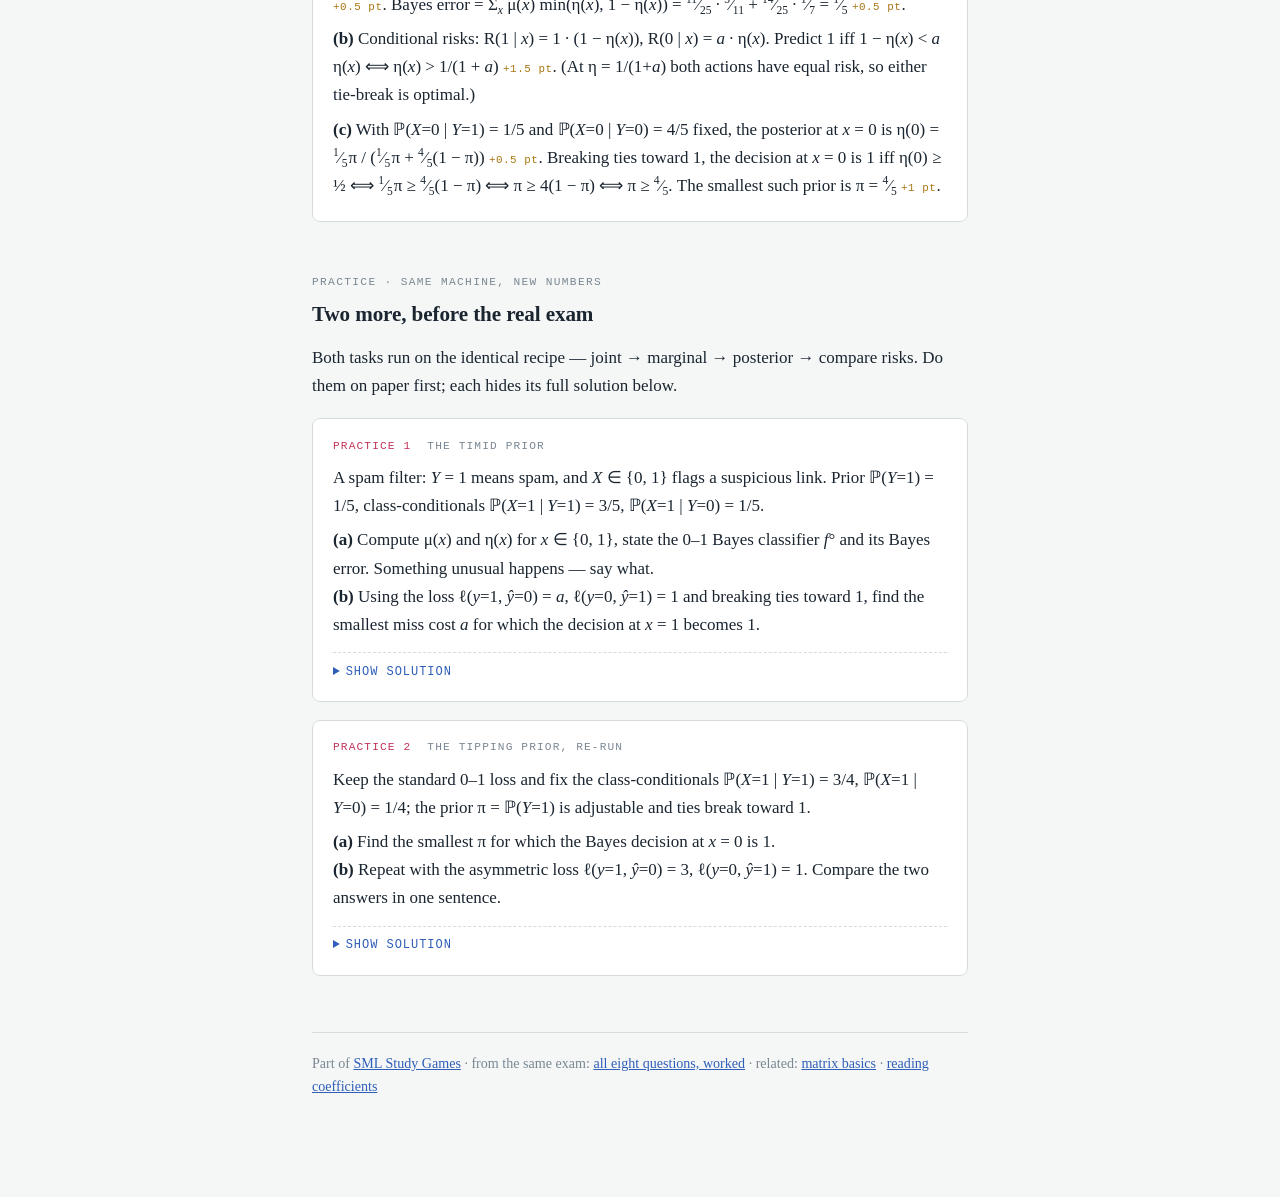
<file: bayes.html>
<!DOCTYPE html>
<html lang="en">
<head>
  <meta charset="UTF-8">
  <meta name="viewport" content="width=device-width, initial-scale=1.0">
  <link rel="icon" href="data:image/svg+xml,<svg xmlns='http://www.w3.org/2000/svg' viewBox='0 0 100 100'><text y='.9em' font-size='90'>🩺</text></svg>">
<title>Cost-Sensitive Bayes — Priors, Posteriors &amp; the Moving Threshold</title>
<style>
  :root {
    --surface: #F5F7F6;
    --surface-2: #ECF0EF;
    --ink: #1A2530;
    --ink-2: #4C5A66;
    --muted: #7A8792;
    --line: #D5DCDA;
    --blue: #2E5EB8;
    --blue-soft: rgba(46, 94, 184, 0.10);
    --crimson: #C13458;
    --crimson-soft: rgba(193, 52, 88, 0.10);
    --amber: #A87410;
    --amber-soft: rgba(168, 116, 16, 0.12);
    --grid: #DEE4E2;
    --card: #FFFFFF;
  }
  @media (prefers-color-scheme: dark) {
    :root {
      --surface: #131B22;
      --surface-2: #0E151B;
      --ink: #E8EDF1;
      --ink-2: #AEBAC4;
      --muted: #7E8B96;
      --line: #2B3843;
      --blue: #4A7BD0;
      --blue-soft: rgba(74, 123, 208, 0.16);
      --crimson: #D05578;
      --crimson-soft: rgba(208, 85, 120, 0.16);
      --amber: #BE8A2F;
      --amber-soft: rgba(190, 138, 47, 0.16);
      --grid: #223039;
      --card: #18222B;
    }
  }
  :root[data-theme="dark"] {
    --surface: #131B22;
    --surface-2: #0E151B;
    --ink: #E8EDF1;
    --ink-2: #AEBAC4;
    --muted: #7E8B96;
    --line: #2B3843;
    --blue: #4A7BD0;
    --blue-soft: rgba(74, 123, 208, 0.16);
    --crimson: #D05578;
    --crimson-soft: rgba(208, 85, 120, 0.16);
    --amber: #BE8A2F;
    --amber-soft: rgba(190, 138, 47, 0.16);
    --grid: #223039;
    --card: #18222B;
  }
  :root[data-theme="light"] {
    --surface: #F5F7F6;
    --surface-2: #ECF0EF;
    --ink: #1A2530;
    --ink-2: #4C5A66;
    --muted: #7A8792;
    --line: #D5DCDA;
    --blue: #2E5EB8;
    --blue-soft: rgba(46, 94, 184, 0.10);
    --crimson: #C13458;
    --crimson-soft: rgba(193, 52, 88, 0.10);
    --amber: #A87410;
    --amber-soft: rgba(168, 116, 16, 0.12);
    --grid: #DEE4E2;
    --card: #FFFFFF;
  }

  html { background: var(--surface); }
  body {
    font-family: Charter, "Bitstream Charter", Cambria, Georgia, serif;
    font-size: 17px;
    line-height: 1.65;
    color: var(--ink);
    background: var(--surface);
    margin: 0;
    padding: 0 1.25rem 6rem;
  }
  .prose { max-width: 41rem; margin: 0 auto; }
  .wide  { max-width: 56rem; margin: 2.2rem auto; }

  .eyebrow {
    font-family: ui-monospace, "SF Mono", Menlo, Consolas, monospace;
    font-size: 0.72rem;
    letter-spacing: 0.14em;
    text-transform: uppercase;
    color: var(--muted);
  }
  header.prose { padding-top: 4.5rem; }
  h1 {
    font-size: clamp(1.9rem, 5vw, 2.7rem);
    line-height: 1.15;
    font-weight: 700;
    margin: 0.5rem 0 0.9rem;
    text-wrap: balance;
    letter-spacing: -0.01em;
  }
  .lede { font-size: 1.12rem; color: var(--ink-2); margin: 0; text-wrap: pretty; }

  h2 {
    font-size: 1.32rem;
    font-weight: 700;
    margin: 3.2rem 0 0.8rem;
    letter-spacing: -0.005em;
    text-wrap: balance;
  }
  h2 .partref {
    font-family: ui-monospace, "SF Mono", Menlo, Consolas, monospace;
    font-size: 0.7rem;
    font-weight: 400;
    letter-spacing: 0.12em;
    text-transform: uppercase;
    color: var(--muted);
    display: block;
    margin-bottom: 0.35rem;
  }
  p { margin: 0 0 1.05rem; text-wrap: pretty; }
  a { color: var(--blue); }

  var, .mi {
    font-style: italic;
    font-family: Charter, "Bitstream Charter", Cambria, Georgia, serif;
    font-weight: 450;
  }
  sup, sub { font-size: 0.68em; line-height: 0; }

  .eq {
    font-size: 1.08rem;
    text-align: center;
    padding: 0.9rem 1rem;
    margin: 1.2rem 0 1.35rem;
    overflow-x: auto;
    white-space: nowrap;
  }
  .eq.boxed {
    background: var(--card);
    border: 1px solid var(--line);
    border-radius: 6px;
  }
  .b { color: var(--blue); }
  .c { color: var(--crimson); }
  .a { color: var(--amber); }

  .chips { display: flex; gap: 1.4rem; flex-wrap: wrap; margin: 1.6rem 0 0; }
  .chip {
    display: flex; align-items: baseline; gap: 0.5rem;
    font-size: 0.95rem; color: var(--ink-2);
  }
  .chip .dot { width: 0.72em; height: 0.72em; border-radius: 2px; flex: none; align-self: center; }
  .dot.b { background: var(--blue); }
  .dot.c { background: var(--crimson); }
  .dot.a { background: var(--amber); }

  figure { margin: 0; }
  .panel {
    background: var(--card);
    border: 1px solid var(--line);
    border-radius: 8px;
    padding: 1.1rem 1.1rem 0.9rem;
  }
  .fig-title {
    font-family: ui-monospace, "SF Mono", Menlo, Consolas, monospace;
    font-size: 0.72rem;
    letter-spacing: 0.12em;
    text-transform: uppercase;
    color: var(--muted);
    margin: 0 0 0.8rem;
  }
  .fig-title .tn { text-transform: none; }
  .panel > svg { display: block; width: 100%; height: auto; }
  .axis-label {
    font-family: ui-monospace, "SF Mono", Menlo, Consolas, monospace;
    font-size: 11px;
    fill: var(--muted);
  }
  .svg-math { font-family: Charter, Cambria, Georgia, serif; font-style: italic; font-size: 15px; }

  .controls {
    display: flex; align-items: center; gap: 1rem; flex-wrap: wrap;
    margin-top: 1rem; padding-top: 0.9rem;
    border-top: 1px solid var(--line);
  }
  .controls label {
    font-family: ui-monospace, "SF Mono", Menlo, Consolas, monospace;
    font-size: 0.78rem; color: var(--ink-2);
  }
  input[type="range"] { flex: 1 1 7rem; min-width: 6rem; accent-color: var(--crimson); }
  input[type="range"]:focus-visible { outline: 2px solid var(--crimson); outline-offset: 2px; }
  button.preset {
    font-family: ui-monospace, "SF Mono", Menlo, Consolas, monospace;
    font-size: 0.72rem;
    letter-spacing: 0.04em;
    color: var(--ink-2);
    background: var(--surface-2);
    border: 1px solid var(--line);
    border-radius: 999px;
    padding: 0.32rem 0.85rem;
    cursor: pointer;
  }
  button.preset:hover, button.preset:focus-visible { border-color: var(--blue); color: var(--blue); }
  button.preset.active { border-color: var(--crimson); color: var(--crimson); }

  .readouts {
    display: flex; gap: 1.6rem; flex-wrap: wrap;
    font-family: ui-monospace, "SF Mono", Menlo, Consolas, monospace;
    font-size: 0.82rem;
    font-variant-numeric: tabular-nums;
    color: var(--ink-2);
    margin-top: 0.9rem;
  }
  .readouts b { font-weight: 400; color: var(--ink); }
  .flag { color: var(--crimson); opacity: 0; transition: opacity 0.25s; }
  .flag.amber { color: var(--amber); }
  .flag.on { opacity: 1; }
  @media (prefers-reduced-motion: reduce) { .flag { transition: none; } }

  figcaption {
    max-width: 41rem; margin: 0.8rem auto 0;
    font-size: 0.9rem; color: var(--muted); text-wrap: pretty;
  }

  .duo { display: grid; grid-template-columns: 1fr 1fr; gap: 1.1rem; margin: 1.4rem 0; }
  @media (max-width: 720px) { .duo { grid-template-columns: 1fr; } }
  .card {
    background: var(--card);
    border: 1px solid var(--line);
    border-radius: 8px;
    padding: 1.1rem 1.2rem;
    font-size: 0.97rem;
  }
  .card .tag {
    font-family: ui-monospace, "SF Mono", Menlo, Consolas, monospace;
    font-size: 0.7rem; letter-spacing: 0.12em; text-transform: uppercase;
    color: var(--muted); margin: 0 0 0.5rem;
  }
  .card p:last-child { margin-bottom: 0; }

  .takeaway {
    border-left: 3px solid var(--crimson);
    background: var(--crimson-soft);
    border-radius: 0 8px 8px 0;
    padding: 1.1rem 1.3rem;
    margin: 2.4rem 0 0;
  }
  .takeaway p { margin: 0; }

  .task {
    background: var(--card);
    border: 1px solid var(--line);
    border-radius: 8px;
    padding: 1.1rem 1.25rem 0.9rem;
    margin: 1.1rem 0;
  }
  .task .tag {
    display: flex; gap: 1rem; flex-wrap: wrap;
    font-family: ui-monospace, "SF Mono", Menlo, Consolas, monospace;
    font-size: 0.7rem; letter-spacing: 0.1em; text-transform: uppercase;
    color: var(--muted); margin: 0 0 0.55rem;
  }
  .task .tag .no { color: var(--crimson); }
  .task .q { margin: 0 0 0.4rem; }
  .task .eq {
    font-size: 1.02rem; text-align: center; padding: 0.5rem 0.6rem; margin: 0.6rem 0;
    overflow-x: auto; white-space: nowrap;
  }
  details.sol {
    border-top: 1px dashed var(--line);
    margin-top: 0.85rem;
    padding: 0.6rem 0 0.25rem;
  }
  details.sol summary {
    cursor: pointer;
    font-family: ui-monospace, "SF Mono", Menlo, Consolas, monospace;
    font-size: 0.75rem; letter-spacing: 0.08em; text-transform: uppercase;
    color: var(--blue);
    user-select: none;
  }
  details.sol summary:focus-visible { outline: 2px solid var(--blue); outline-offset: 2px; }
  details.sol[open] summary { color: var(--muted); }
  .sol-body { padding-top: 0.55rem; font-size: 0.96rem; color: var(--ink); }
  .sol-body p { margin: 0 0 0.7rem; }
  .sol-body p:last-child { margin-bottom: 0; }
  .pts {
    font-family: ui-monospace, "SF Mono", Menlo, Consolas, monospace;
    font-size: 0.68rem; letter-spacing: 0.05em;
    color: var(--amber);
    white-space: nowrap;
  }

  .backlink {
    max-width: 41rem;
    margin: 1.6rem auto -3rem;
    font-family: ui-monospace, "SF Mono", Menlo, Consolas, monospace;
    font-size: 0.78rem;
    letter-spacing: 0.06em;
  }
  .backlink a { color: var(--muted); text-decoration: none; }
  .backlink a:hover, .backlink a:focus-visible { color: var(--blue); }
  footer.site {
    max-width: 41rem;
    margin: 3.5rem auto 0;
    padding-top: 1.2rem;
    border-top: 1px solid var(--line);
    font-size: 0.88rem;
    color: var(--muted);
  }
  footer.site a { color: var(--blue); }
</style>
</head>
<body>

<nav class="backlink"><a href="./">← SML Study Games</a></nav>

<header class="prose">
  <p class="eyebrow">Statistical Machine Learning · Bayesian Decision Theory · Mock Exam Q3, Expanded</p>
  <h1>Not every mistake costs the same.</h1>
  <p class="lede">
    The mock exam's Question 3 packs the whole of Bayesian decision theory into one binary world:
    a prior π &#61; ℙ(<var>Y</var>&#61;1), two class-conditionals, and a loss where a missed
    positive costs <var>a</var> but a false alarm costs 1. Everything — the posterior η(<var>x</var>),
    the classifier <var>f</var>°, the Bayes error, the shifted threshold, the tipping prior — falls
    out of one comparison. This page builds that comparison three times: as areas, as risk lines,
    and as a prior dial.
  </p>
  <div class="chips">
    <span class="chip"><span class="dot b"></span>class <var>Y</var> &#61; 1 · predict 1</span>
    <span class="chip"><span class="dot c"></span>class <var>Y</var> &#61; 0 · predict 0</span>
    <span class="chip"><span class="dot a"></span>thresholds &amp; tipping points</span>
  </div>
</header>

<section class="prose">
  <h2><span class="partref">The setup · exam notation</span>One prior, two conditionals, four areas</h2>
  <p>
    The world: <var>X</var> ∈ {0, 1}, <var>Y</var> ∈ {0, 1}, prior
    ℙ(<var>Y</var>&#61;1) &#61; 2/5, and class-conditionals
  </p>
  <p class="eq">ℙ(<var>X</var>&#61;1 | <var>Y</var>&#61;1) &#61; 4/5, &nbsp;&nbsp; ℙ(<var>X</var>&#61;1 | <var>Y</var>&#61;0) &#61; 1/5</p>
  <p>
    Read: positives usually show the signal, negatives usually don't. Every quantity in the
    question comes from the <strong>joint</strong>, and the joint is just prior × conditional —
    four multiplications:
  </p>
  <p class="eq boxed">
    ℙ(<var>X</var>&#61;1, <var>Y</var>&#61;1) &#61; <sup>2</sup>⁄<sub>5</sub> · <sup>4</sup>⁄<sub>5</sub> &#61; <sup>8</sup>⁄<sub>25</sub> &nbsp;·&nbsp;
    ℙ(<var>X</var>&#61;0, <var>Y</var>&#61;1) &#61; <sup>2</sup>⁄<sub>25</sub> &nbsp;·&nbsp;
    ℙ(<var>X</var>&#61;1, <var>Y</var>&#61;0) &#61; <sup>3</sup>⁄<sub>25</sub> &nbsp;·&nbsp;
    ℙ(<var>X</var>&#61;0, <var>Y</var>&#61;0) &#61; <sup>12</sup>⁄<sub>25</sub>
  </p>
  <p>
    From it, the <strong>marginal</strong> μ(<var>x</var>) &#61; ℙ(<var>X</var>&#61;<var>x</var>)
    sums each column: μ(1) &#61; 8/25 + 3/25 &#61; 11/25, μ(0) &#61; 14/25. And the
    <strong>posterior</strong> η(<var>x</var>) &#61; ℙ(<var>Y</var>&#61;1 | <var>X</var>&#61;<var>x</var>)
    divides the positive part by the column total:
  </p>
  <p class="eq">η(1) &#61; <span class="b">(8/25) / (11/25) &#61; 8/11</span>, &nbsp;&nbsp; η(0) &#61; <span class="c">(2/25) / (14/25) &#61; 1/7</span></p>
  <p>
    That is all Bayes' rule is: an area ratio. The figure draws the joint as a unit square — width
    split by the prior, heights by the conditionals — so you can literally see μ and η:
  </p>
</section>

<figure class="wide">
  <div class="panel">
    <p class="fig-title">Figure 1 · the joint as area — μ(<span class="tn"><var>x</var></span>) sums a band, η(<span class="tn"><var>x</var></span>) is its blue share</p>
    <svg id="mo-svg" viewBox="0 0 760 430" role="img" aria-label="A unit square split into four tiles: width by the prior on Y, height by the class-conditionals of X, with tile areas equal to the joint probabilities; an amber outline traces the tiles for one value of X to show the marginal and posterior"></svg>
    <div class="controls">
      <label for="mopi">π = ℙ(Y=1) = <span id="mopival">0.40</span></label>
      <input type="range" id="mopi" min="0.05" max="0.95" step="0.01" value="0.4" aria-label="prior pi">
      <label for="mop1">ℙ(X=1|Y=1) = <span id="mop1val">0.80</span></label>
      <input type="range" id="mop1" min="0.02" max="0.98" step="0.01" value="0.8" aria-label="conditional for class 1">
      <label for="mop0">ℙ(X=1|Y=0) = <span id="mop0val">0.20</span></label>
      <input type="range" id="mop0" min="0.02" max="0.98" step="0.01" value="0.2" aria-label="conditional for class 0">
    </div>
    <div class="controls" style="border-top: none; padding-top: 0;">
      <button class="preset active" id="mohx1">trace μ(1), η(1)</button>
      <button class="preset" id="mohx0">trace μ(0), η(0)</button>
      <button class="preset" id="moexam">the exam's numbers</button>
      <button class="preset" id="morare">rare disease: π = 0.05</button>
    </div>
    <div class="readouts">
      <span>joint: <b id="moj11">–</b> / <b id="moj10">–</b> / <b id="moj01">–</b> / <b id="moj00">–</b></span>
      <span class="flag amber" id="mobase">base-rate surprise — positive evidence, yet η(1) &lt; ½</span>
    </div>
  </div>
  <figcaption>
    Blue columns are <var>Y</var>&#61;1 (width π), crimson are <var>Y</var>&#61;0; the darker top
    tiles are <var>X</var>&#61;1, the lighter bottom tiles <var>X</var>&#61;0. The amber outline
    collects the two tiles with the traced <var>x</var>: their total area is μ(<var>x</var>) and
    the blue fraction of that area is η(<var>x</var>). The <em>rare disease</em> preset is the
    classic base-rate trap: strong evidence, tiny prior, posterior barely a third.
  </figcaption>
</figure>

<section class="prose">
  <h2><span class="partref">Part (a) · the 0–1 baseline</span>The Bayes classifier <var>f</var>° and its error</h2>
  <p>
    Under 0–1 loss, predict the majority side of each column: <var>f</var>°(<var>x</var>) &#61; 1
    iff η(<var>x</var>) ≥ ½. Here η(1) &#61; 8/11 &gt; ½ and η(0) &#61; 1/7 &lt; ½, so
    <var>f</var>°(1) &#61; 1, <var>f</var>°(0) &#61; 0 — follow the signal. The Bayes error
    collects the <em>losing</em> share of each column, weighted by how often the column occurs:
  </p>
  <p class="eq boxed">ℙ(<var>f</var>°(<var>X</var>) ≠ <var>Y</var>) &#61; Σ<sub><var>x</var></sub> μ(<var>x</var>) · min(η(<var>x</var>), 1 − η(<var>x</var>)) &#61; <sup>11</sup>⁄<sub>25</sub> · <sup>3</sup>⁄<sub>11</sub> + <sup>14</sup>⁄<sub>25</sub> · <sup>1</sup>⁄<sub>7</sub> &#61; <sup>1</sup>⁄<sub>5</sub></p>
  <p>
    No classifier of any kind beats 1/5 in this world — the overlap of the two classes makes that
    error unavoidable. Every learning-theory bound on the sheets measures distance to exactly this
    number.
  </p>
</section>

<section class="prose">
  <h2><span class="partref">Part (b) · costs enter</span>Two risks, one comparison, a moving threshold</h2>
  <p>
    Now the exam's asymmetric loss: ℓ(<var>y</var>&#61;1, <var>ŷ</var>&#61;0) &#61; <var>a</var>
    (a missed positive), ℓ(<var>y</var>&#61;0, <var>ŷ</var>&#61;1) &#61; 1 (a false alarm),
    correct predictions free. At a given <var>x</var> you know η(<var>x</var>), and each action has
    a <strong>conditional risk</strong> — its expected loss:
  </p>
  <p class="eq">
    <span class="b">R(1 | <var>x</var>) &#61; 1 · (1 − η(<var>x</var>))</span> &nbsp;&nbsp;·&nbsp;&nbsp;
    <span class="c">R(0 | <var>x</var>) &#61; <var>a</var> · η(<var>x</var>)</span>
  </p>
  <p>
    Predicting 1 can only go wrong if the truth is 0 (probability 1 − η, cost 1); predicting 0 can
    only go wrong if the truth is 1 (probability η, cost <var>a</var>). The Bayes decision takes the
    cheaper side:
  </p>
  <p class="eq boxed">predict 1 &nbsp;⟺&nbsp; 1 − η(<var>x</var>) &lt; <var>a</var>&#8202;η(<var>x</var>) &nbsp;⟺&nbsp; η(<var>x</var>) &gt; 1 / (1 + <var>a</var>)</p>
  <p>
    At <var>a</var> &#61; 1 this is the familiar ½. As misses get pricier the threshold slides
    <em>down</em>: you demand less and less evidence before sounding the alarm. At
    η &#61; 1/(1+<var>a</var>) both actions cost the same, so either tie-break is optimal — the
    exam says so explicitly. Watch the machine:
  </p>
</section>

<figure class="wide">
  <div class="panel">
    <p class="fig-title">Figure 2 · conditional risks as lines over η — the decision takes the lower one</p>
    <div class="readouts" style="margin-top: 0;">
      <span style="color: var(--blue);">R(1|x) = 1 − η</span>
      <span style="color: var(--crimson);">R(0|x) = a·η</span>
      <span style="color: var(--amber);">optimal = lower envelope</span>
    </div>
    <svg id="rk-svg" viewBox="0 0 760 400" role="img" aria-label="The two conditional risk lines, one minus eta falling in blue and a times eta rising in crimson, crossing at the threshold one over one plus a; the lower envelope is shaded amber and dots mark the exam's two posterior values"></svg>
    <div class="controls">
      <label for="rka">miss cost a = <span id="rkaval">1.0</span></label>
      <input type="range" id="rka" min="0.1" max="9" step="0.1" value="1" aria-label="cost of a missed positive">
      <button class="preset" id="rkp1">0–1 loss (a = 1)</button>
      <button class="preset" id="rkp6">the tipping cost a = 6</button>
      <button class="preset" id="rkp9">screening: a = 9</button>
    </div>
    <div class="readouts">
      <span>threshold 1/(1+a) = <b id="rkthr">–</b></span>
      <span>f(0) = <b id="rkf0">–</b>, f(1) = <b id="rkf1">–</b></span>
      <span>overall risk R(f°ₐ) = <b id="rkrisk">–</b></span>
      <span class="flag amber" id="rkflip">even x = 0 predicts 1 now — misses cost too much</span>
    </div>
  </div>
  <figcaption>
    The dots sit at the exam's posteriors η(0) &#61; 1/7 and η(1) &#61; 8/11, riding the lower
    envelope. Raising <var>a</var> steepens the crimson line and drags the crossing left; at
    <var>a</var> &#61; 6 it reaches 1/7 and the decision at <var>x</var> &#61; 0 flips — the
    classifier starts alarming on <em>no</em> evidence. The overall risk is
    Σ<sub>x</sub> μ(<var>x</var>) · min(<var>a</var>η, 1−η), which at <var>a</var> &#61; 1 is the
    Bayes error 1/5.
  </figcaption>
</figure>

<section class="prose">
  <h2><span class="partref">Part (c) · the prior dial</span>Keep the loss, move the world</h2>
  <p>
    Part (c) flips the experiment: keep the <em>standard 0–1 loss</em> and the class-conditionals
    ℙ(<var>X</var>&#61;0 | <var>Y</var>&#61;1) &#61; 1/5, ℙ(<var>X</var>&#61;0 | <var>Y</var>&#61;0) &#61; 4/5,
    but treat the prior π &#61; ℙ(<var>Y</var>&#61;1) as adjustable. The posterior at
    <var>x</var> &#61; 0 becomes a function of π — the exam's own display:
  </p>
  <p class="eq boxed">η(0) &#61; <sup>1</sup>⁄<sub>5</sub>&#8202;π &nbsp;/&nbsp; ( <sup>1</sup>⁄<sub>5</sub>&#8202;π + <sup>4</sup>⁄<sub>5</sub>&#8202;(1 − π) ) &#61; π / (4 − 3π)</p>
  <p>
    Breaking ties toward 1, the decision at <var>x</var> &#61; 0 is 1 iff η(0) ≥ ½ ⟺
    π ≥ 4(1 − π) ⟺ <strong>π ≥ 4/5</strong> — the smallest such prior is π &#61; 4/5. The
    intuition: <var>x</var> &#61; 0 is evidence <em>against</em> class 1 (it is four times likelier
    under <var>Y</var>&#61;0), so the prior must be lopsided enough to overrule the evidence.
    The same algebra with a general threshold gives both tipping priors at once — for
    η(<var>x</var>) ≥ 1/(1+<var>a</var>):
  </p>
  <p class="eq">π<sub>0</sub><sup>*</sup> &#61; 4 / (4 + <var>a</var>) &nbsp;&nbsp;·&nbsp;&nbsp; π<sub>1</sub><sup>*</sup> &#61; 1 / (1 + 4<var>a</var>)</p>
  <p>
    (<var>a</var> &#61; 1 recovers 4/5 and 1/5.) Below π₁*, even the positive signal can't rescue
    class 1; above π₀*, even the negative signal can't stop it. In between is the only regime
    where the feature actually decides.
  </p>
</section>

<figure class="wide">
  <div class="panel">
    <p class="fig-title">Figure 3 · posteriors against the prior — where each <span class="tn"><var>x</var></span> tips to class 1</p>
    <svg id="pd-svg" viewBox="0 0 760 420" role="img" aria-label="The two posterior curves eta of one and eta of zero as functions of the prior pi, with the decision threshold as a horizontal amber line and the two tipping priors marked where each curve crosses it"></svg>
    <div class="controls">
      <label for="pda">miss cost a = <span id="pdaval">1.0</span></label>
      <input type="range" id="pda" min="0.1" max="9" step="0.1" value="1" aria-label="cost of a missed positive">
      <label for="pdpi">prior π = <span id="pdpival">0.40</span></label>
      <input type="range" id="pdpi" min="0.02" max="0.98" step="0.01" value="0.4" aria-label="prior pi marker">
      <button class="preset" id="pdc">part (c): a = 1, π at 4/5</button>
    </div>
    <div class="readouts">
      <span>η(0) = <b id="pdh0">–</b>, η(1) = <b id="pdh1">–</b></span>
      <span>π₀* = 4/(4+a) = <b id="pdt0">–</b></span>
      <span>π₁* = 1/(1+4a) = <b id="pdt1">–</b></span>
      <span class="flag" id="pdconst">f is constant — the feature no longer matters</span>
    </div>
  </div>
  <figcaption>
    Blue: η(1) &#61; 4π/(1+3π), always above the dashed “uninformative” diagonal η &#61; π.
    Crimson: η(0) &#61; π/(4−3π), always below it — seeing <var>x</var> &#61; 0 lowers your belief.
    The amber line is the threshold 1/(1+<var>a</var>); its crossings with the curves are the
    tipping priors π₁* and π₀*. Outside the strip between them, both columns get the same label
    and the classifier ignores <var>X</var> entirely.
  </figcaption>
</figure>

<section class="prose">
  <h2><span class="partref">The synthesis</span>Costs and priors are the same dial</h2>
  <div class="duo">
    <div class="card">
      <p class="tag">Move the threshold (part b)</p>
      <p>
        Fix the world, change the loss: the posteriors η(<var>x</var>) stay put and the threshold
        1/(1+<var>a</var>) slides. A decision flips when the threshold crosses a posterior — at
        <var>a</var> &#61; 6 for the exam's <var>x</var> &#61; 0.
      </p>
    </div>
    <div class="card">
      <p class="tag">Move the posteriors (part c)</p>
      <p>
        Fix the loss, change the world: the threshold stays at ½ and the dots slide along
        η(0) &#61; π/(4−3π), η(1) &#61; 4π/(1+3π). The same flip happens when a posterior crosses
        the threshold — at π &#61; 4/5.
      </p>
    </div>
  </div>
  <p>
    Both dials end at the identical inequality
    <var>a</var>&#8202;η(<var>x</var>) ≷ 1 − η(<var>x</var>), which is why exam part (b) and part
    (c) are one derivation wearing two costumes. In likelihood-ratio form: predict 1 iff
    ℙ(<var>X</var>&#61;<var>x</var>|<var>Y</var>&#61;1) / ℙ(<var>X</var>&#61;<var>x</var>|<var>Y</var>&#61;0) &gt; (1−π) / (<var>a</var>&#8202;π)
    — evidence on the left, prior and costs bundled on the right.
  </p>
  <div class="takeaway">
    <p>
      <strong>The bigger picture.</strong> Bayesian decision theory is the course's definition of
      “best”: <var>f</var>° is the target every consistency statement, excess-risk bound, and
      surrogate loss on the sheets is measured against. And its whole machinery is one comparison
      of expected costs, <var>a</var>&#8202;η versus 1 − η. Costs tilt the comparison, priors move
      η, and the feature only matters in the window where the two forces don't already settle the
      argument. When the exam asks for “the smallest π” or “the decision rule in terms of η”, it
      is asking you to run this one comparison — the arithmetic before it (joint → marginal →
      posterior) is three multiplications and a division, drawn as areas in Figure 1.
    </p>
  </div>
</section>

<section class="prose">
  <h2><span class="partref">The exam question · a full-marks answer</span>Question 3, answered as you'd write it</h2>
  <p>
    Here is the complete task and a solution at full-marks level — nothing more than the rubric
    pays for, nothing less. Note how short it is once the machine above is internalized: the whole
    answer is one joint table, one risk comparison, and one inequality in π.
  </p>
  <div class="task">
    <p class="tag"><span class="no">The task · 5 points</span><span>≈12 min · medium · Bayesian decision theory</span></p>
    <p class="q">
      Let <var>X</var> ∈ {0, 1} and <var>Y</var> ∈ {0, 1} with class prior
      ℙ(<var>Y</var>&#61;1) &#61; 2/5, ℙ(<var>Y</var>&#61;0) &#61; 3/5 and class-conditionals
      ℙ(<var>X</var>&#61;1 | <var>Y</var>&#61;1) &#61; 4/5, ℙ(<var>X</var>&#61;1 | <var>Y</var>&#61;0) &#61; 1/5.
    </p>
    <p class="q">
      <strong>(a)</strong> (2 pt) Compute the marginal μ(<var>x</var>) &#61; ℙ(<var>X</var>&#61;<var>x</var>)
      and η(<var>x</var>) &#61; ℙ(<var>Y</var>&#61;1 | <var>X</var>&#61;<var>x</var>) for
      <var>x</var> ∈ {0, 1}. State the 0–1 Bayes classifier <var>f</var>° and its Bayes error
      ℙ(<var>f</var>°(<var>X</var>) ≠ <var>Y</var>).<br>
      <strong>(b)</strong> (1.5 pt) Now use the asymmetric loss with
      ℓ(<var>y</var>&#61;1, <var>ŷ</var>&#61;0) &#61; <var>a</var>,
      ℓ(<var>y</var>&#61;0, <var>ŷ</var>&#61;1) &#61; 1 (correct predictions costing 0). Derive the
      Bayes decision rule in terms of η(<var>x</var>) (assume <var>a</var> &gt; 0).<br>
      <strong>(c)</strong> (1.5 pt) Keep the standard 0–1 loss and the fixed class-conditionals,
      but treat the prior π &#61; ℙ(<var>Y</var>&#61;1) as adjustable. Find the smallest π for
      which the Bayes decision at <var>x</var> &#61; 0 is 1 (breaking ties toward 1).
    </p>
  </div>
  <div class="task">
    <p class="tag"><span>Full-marks answer</span><span class="pts">5 / 5 pt</span></p>
    <p class="q">
      <strong>(a)</strong> Joint &#61; prior × conditional:
      ℙ(<var>X</var>&#61;1, <var>Y</var>&#61;1) &#61; <sup>2</sup>⁄<sub>5</sub> · <sup>4</sup>⁄<sub>5</sub> &#61; <sup>8</sup>⁄<sub>25</sub>,
      ℙ(<var>X</var>&#61;0, <var>Y</var>&#61;1) &#61; <sup>2</sup>⁄<sub>25</sub>,
      ℙ(<var>X</var>&#61;1, <var>Y</var>&#61;0) &#61; <sup>3</sup>⁄<sub>25</sub>,
      ℙ(<var>X</var>&#61;0, <var>Y</var>&#61;0) &#61; <sup>12</sup>⁄<sub>25</sub>.
      Hence μ(1) &#61; <sup>11</sup>⁄<sub>25</sub>, μ(0) &#61; <sup>14</sup>⁄<sub>25</sub> and
      η(1) &#61; (8/25)/(11/25) &#61; <sup>8</sup>⁄<sub>11</sub>,
      η(0) &#61; (2/25)/(14/25) &#61; <sup>1</sup>⁄<sub>7</sub> <span class="pts">+1 pt</span>.
      Since η(1) &gt; ½ and η(0) &lt; ½: <var>f</var>°(1) &#61; 1, <var>f</var>°(0) &#61; 0
      <span class="pts">+0.5 pt</span>. Bayes error
      &#61; Σ<sub><var>x</var></sub> μ(<var>x</var>) min(η(<var>x</var>), 1 − η(<var>x</var>))
      &#61; <sup>11</sup>⁄<sub>25</sub> · <sup>3</sup>⁄<sub>11</sub> + <sup>14</sup>⁄<sub>25</sub> · <sup>1</sup>⁄<sub>7</sub>
      &#61; <sup>1</sup>⁄<sub>5</sub> <span class="pts">+0.5 pt</span>.
    </p>
    <p class="q">
      <strong>(b)</strong> Conditional risks: R(1 | <var>x</var>) &#61; 1 · (1 − η(<var>x</var>)),
      R(0 | <var>x</var>) &#61; <var>a</var> · η(<var>x</var>). Predict 1 iff
      1 − η(<var>x</var>) &lt; <var>a</var>&#8202;η(<var>x</var>) ⟺
      η(<var>x</var>) &gt; 1/(1 + <var>a</var>) <span class="pts">+1.5 pt</span>.
      (At η &#61; 1/(1+<var>a</var>) both actions have equal risk, so either tie-break is optimal.)
    </p>
    <p class="q">
      <strong>(c)</strong> With ℙ(<var>X</var>&#61;0 | <var>Y</var>&#61;1) &#61; 1/5 and
      ℙ(<var>X</var>&#61;0 | <var>Y</var>&#61;0) &#61; 4/5 fixed, the posterior at
      <var>x</var> &#61; 0 is η(0) &#61; <sup>1</sup>⁄<sub>5</sub>&#8202;π / (<sup>1</sup>⁄<sub>5</sub>&#8202;π + <sup>4</sup>⁄<sub>5</sub>(1 − π))
      <span class="pts">+0.5 pt</span>. Breaking ties toward 1, the decision at <var>x</var> &#61; 0
      is 1 iff η(0) ≥ ½ ⟺ <sup>1</sup>⁄<sub>5</sub>&#8202;π ≥ <sup>4</sup>⁄<sub>5</sub>(1 − π) ⟺
      π ≥ 4(1 − π) ⟺ π ≥ <sup>4</sup>⁄<sub>5</sub>. The smallest such prior is
      π &#61; <sup>4</sup>⁄<sub>5</sub> <span class="pts">+1 pt</span>.
    </p>
  </div>
</section>

<section class="prose">
  <h2><span class="partref">Practice · same machine, new numbers</span>Two more, before the real exam</h2>
  <p>
    Both tasks run on the identical recipe — joint → marginal → posterior → compare risks. Do them
    on paper first; each hides its full solution below.
  </p>
  <div class="task">
    <p class="tag"><span class="no">Practice 1</span><span>the timid prior</span></p>
    <p class="q">
      A spam filter: <var>Y</var> &#61; 1 means spam, and <var>X</var> ∈ {0, 1} flags a suspicious
      link. Prior ℙ(<var>Y</var>&#61;1) &#61; 1/5, class-conditionals
      ℙ(<var>X</var>&#61;1 | <var>Y</var>&#61;1) &#61; 3/5,
      ℙ(<var>X</var>&#61;1 | <var>Y</var>&#61;0) &#61; 1/5.
    </p>
    <p class="q">
      <strong>(a)</strong> Compute μ(<var>x</var>) and η(<var>x</var>) for
      <var>x</var> ∈ {0, 1}, state the 0–1 Bayes classifier <var>f</var>° and its Bayes error.
      Something unusual happens — say what.<br>
      <strong>(b)</strong> Using the loss ℓ(<var>y</var>&#61;1, <var>ŷ</var>&#61;0) &#61; <var>a</var>,
      ℓ(<var>y</var>&#61;0, <var>ŷ</var>&#61;1) &#61; 1 and breaking ties toward 1, find the
      smallest miss cost <var>a</var> for which the decision at <var>x</var> &#61; 1 becomes 1.
    </p>
    <details class="sol">
      <summary>show solution</summary>
      <div class="sol-body">
        <p>
          <strong>(a)</strong> Joint: ℙ(1,1) &#61; <sup>1</sup>⁄<sub>5</sub> · <sup>3</sup>⁄<sub>5</sub> &#61; <sup>3</sup>⁄<sub>25</sub>,
          ℙ(0,1) &#61; <sup>2</sup>⁄<sub>25</sub>, ℙ(1,0) &#61; <sup>4</sup>⁄<sub>5</sub> · <sup>1</sup>⁄<sub>5</sub> &#61; <sup>4</sup>⁄<sub>25</sub>,
          ℙ(0,0) &#61; <sup>16</sup>⁄<sub>25</sub>. So μ(1) &#61; <sup>7</sup>⁄<sub>25</sub>,
          μ(0) &#61; <sup>18</sup>⁄<sub>25</sub>, and
          η(1) &#61; (3/25)/(7/25) &#61; <sup>3</sup>⁄<sub>7</sub>,
          η(0) &#61; (2/25)/(18/25) &#61; <sup>1</sup>⁄<sub>9</sub>.
        </p>
        <p>
          The unusual part: η(1) &#61; 3/7 &lt; ½ too — so <var>f</var>°(1) &#61; 0 and
          <var>f</var>°(0) &#61; 0. <strong>The Bayes classifier is constant</strong>: the link
          flag is genuine evidence (3/7 ≫ the prior 1/5), but not enough to clear ½, so the
          optimal 0–1 rule ignores <var>X</var> entirely. Bayes error
          &#61; <sup>7</sup>⁄<sub>25</sub> · <sup>3</sup>⁄<sub>7</sub> + <sup>18</sup>⁄<sub>25</sub> · <sup>1</sup>⁄<sub>9</sub>
          &#61; <sup>3</sup>⁄<sub>25</sub> + <sup>2</sup>⁄<sub>25</sub> &#61; <sup>1</sup>⁄<sub>5</sub>
          — it simply pays the whole spam mass ℙ(<var>Y</var>&#61;1) &#61; 1/5, as a constant-0
          rule must.
        </p>
        <p>
          <strong>(b)</strong> By part (b) of the exam, predict 1 at <var>x</var> &#61; 1 (ties
          toward 1) iff η(1) ≥ 1/(1 + <var>a</var>) ⟺ <sup>3</sup>⁄<sub>7</sub> ≥ 1/(1 + <var>a</var>)
          ⟺ 3(1 + <var>a</var>) ≥ 7 ⟺ <var>a</var> ≥ <sup>4</sup>⁄<sub>3</sub>. The smallest miss
          cost is <var>a</var> &#61; <strong>4/3</strong>: price a missed spam just a third more
          than a false alarm and the flag starts to matter again. (Check it in Figure 2's machine:
          the threshold must drop below 3/7.)
        </p>
      </div>
    </details>
  </div>
  <div class="task">
    <p class="tag"><span class="no">Practice 2</span><span>the tipping prior, re-run</span></p>
    <p class="q">
      Keep the standard 0–1 loss and fix the class-conditionals
      ℙ(<var>X</var>&#61;1 | <var>Y</var>&#61;1) &#61; 3/4,
      ℙ(<var>X</var>&#61;1 | <var>Y</var>&#61;0) &#61; 1/4; the prior
      π &#61; ℙ(<var>Y</var>&#61;1) is adjustable and ties break toward 1.
    </p>
    <p class="q">
      <strong>(a)</strong> Find the smallest π for which the Bayes decision at
      <var>x</var> &#61; 0 is 1.<br>
      <strong>(b)</strong> Repeat with the asymmetric loss
      ℓ(<var>y</var>&#61;1, <var>ŷ</var>&#61;0) &#61; 3, ℓ(<var>y</var>&#61;0, <var>ŷ</var>&#61;1) &#61; 1.
      Compare the two answers in one sentence.
    </p>
    <details class="sol">
      <summary>show solution</summary>
      <div class="sol-body">
        <p>
          <strong>(a)</strong> With ℙ(<var>X</var>&#61;0 | <var>Y</var>&#61;1) &#61; 1/4 and
          ℙ(<var>X</var>&#61;0 | <var>Y</var>&#61;0) &#61; 3/4, the posterior at
          <var>x</var> &#61; 0 is
          η(0) &#61; <sup>1</sup>⁄<sub>4</sub>&#8202;π / (<sup>1</sup>⁄<sub>4</sub>&#8202;π + <sup>3</sup>⁄<sub>4</sub>(1 − π))
          &#61; π / (3 − 2π). The decision at <var>x</var> &#61; 0 is 1 iff η(0) ≥ ½ ⟺
          2π ≥ 3 − 2π ⟺ π ≥ <sup>3</sup>⁄<sub>4</sub>. Smallest prior:
          π &#61; <strong>3/4</strong>.
        </p>
        <p>
          <strong>(b)</strong> Now the threshold is 1/(1 + <var>a</var>) &#61; ¼:
          π / (3 − 2π) ≥ ¼ ⟺ 4π ≥ 3 − 2π ⟺ 6π ≥ 3 ⟺ π ≥ <sup>1</sup>⁄<sub>2</sub>. Smallest
          prior: π &#61; <strong>1/2</strong>.
        </p>
        <p>
          Comparison: tripling the miss cost does the same job as a much heavier prior — the
          required π drops from 3/4 to 1/2, because costs and priors enter the decision only
          through the single product <var>a</var>&#8202;η ≷ 1 − η. That is the synthesis section
          in one line.
        </p>
      </div>
    </details>
  </div>
</section>

<script>
(function () {
  var NS = "http://www.w3.org/2000/svg";
  function el(parent, tag, attrs) {
    var e = document.createElementNS(NS, tag);
    for (var k in attrs) e.setAttribute(k, attrs[k]);
    parent.appendChild(e);
    return e;
  }
  function txt(parent, x, y, s, attrs) {
    attrs = attrs || {};
    attrs.x = x; attrs.y = y;
    if (!attrs["class"]) attrs["class"] = "svg-math";
    var t = el(parent, "text", attrs);
    t.textContent = s;
    return t;
  }

  /* ---------- Figure 1: the joint as a mosaic ---------- */
  var svg1 = document.getElementById("mo-svg");
  var PX0 = 316, PW = 380, PY0 = 40, PH = 360;
  el(svg1, "rect", { x: PX0, y: PY0, width: PW, height: PH, fill: "none", stroke: "var(--line)", "stroke-width": 1 });
  var t11 = el(svg1, "rect", { fill: "var(--blue)", "fill-opacity": 0.55, stroke: "var(--card)", "stroke-width": 1.5 });
  var t10 = el(svg1, "rect", { fill: "var(--blue)", "fill-opacity": 0.2, stroke: "var(--card)", "stroke-width": 1.5 });
  var t01 = el(svg1, "rect", { fill: "var(--crimson)", "fill-opacity": 0.55, stroke: "var(--card)", "stroke-width": 1.5 });
  var t00 = el(svg1, "rect", { fill: "var(--crimson)", "fill-opacity": 0.2, stroke: "var(--card)", "stroke-width": 1.5 });
  var hi1 = el(svg1, "rect", { fill: "none", stroke: "var(--amber)", "stroke-width": 3, rx: 2 });
  var hi2 = el(svg1, "rect", { fill: "none", stroke: "var(--amber)", "stroke-width": 3, rx: 2 });
  function tileLab() { return txt(svg1, 0, 0, "", { "text-anchor": "middle", fill: "var(--ink)", style: "font-style: normal; font-size: 13px; font-variant-numeric: tabular-nums;" }); }
  var l11 = tileLab(), l10 = tileLab(), l01 = tileLab(), l00 = tileLab();
  var colLabL = txt(svg1, 0, PY0 - 10, "", { "class": "axis-label", "text-anchor": "middle" });
  var colLabR = txt(svg1, 0, PY0 - 10, "", { "class": "axis-label", "text-anchor": "middle" });

  txt(svg1, 16, 56, "the joint, as area", { "class": "axis-label" });
  var LG = 84;
  el(svg1, "rect", { x: 16, y: LG, width: 13, height: 13, fill: "var(--blue)", "fill-opacity": 0.55, rx: 2 });
  txt(svg1, 36, LG + 11, "Y = 1 (width π)", { fill: "var(--ink-2)", "font-size": "13.5", style: "font-style: normal;" });
  el(svg1, "rect", { x: 16, y: LG + 24, width: 13, height: 13, fill: "var(--crimson)", "fill-opacity": 0.55, rx: 2 });
  txt(svg1, 36, LG + 35, "Y = 0 (width 1−π)", { fill: "var(--ink-2)", "font-size": "13.5", style: "font-style: normal;" });
  txt(svg1, 16, LG + 60, "darker tiles — X = 1 (top)", { fill: "var(--ink-2)", "font-size": "13.5", style: "font-style: normal;" });
  txt(svg1, 16, LG + 82, "lighter tiles — X = 0", { fill: "var(--ink-2)", "font-size": "13.5", style: "font-style: normal;" });

  txt(svg1, 16, 218, "read off the areas", { "class": "axis-label" });
  function valLine(y) { return txt(svg1, 16, y, "", { "class": "axis-label", style: "font-size: 14px; fill: var(--ink-2); font-variant-numeric: tabular-nums;" }); }
  var vMu1 = valLine(244), vEta1 = valLine(268), vMu0 = valLine(300), vEta0 = valLine(324);
  txt(svg1, 16, 366, "η(x) = ℙ(X=x, Y=1) ÷ μ(x)", { "class": "axis-label" });
  txt(svg1, 16, 386, "— the blue share of the trace", { "class": "axis-label" });

  var piS = document.getElementById("mopi"), p1S = document.getElementById("mop1"), p0S = document.getElementById("mop0");
  var piV = document.getElementById("mopival"), p1V = document.getElementById("mop1val"), p0V = document.getElementById("mop0val");
  var j11El = document.getElementById("moj11"), j10El = document.getElementById("moj10"),
      j01El = document.getElementById("moj01"), j00El = document.getElementById("moj00");
  var baseFlag = document.getElementById("mobase");
  var hb1 = document.getElementById("mohx1"), hb0 = document.getElementById("mohx0");
  var hxMode = 1;

  function setRect(r, x, y, w, h) {
    r.setAttribute("x", x); r.setAttribute("y", y);
    r.setAttribute("width", Math.max(0, w)); r.setAttribute("height", Math.max(0, h));
  }
  function setLab(l, x, y, w, h, v) {
    if (w > 54 && h > 26) { l.textContent = v.toFixed(2); l.setAttribute("x", x + w / 2); l.setAttribute("y", y + h / 2 + 5); }
    else l.textContent = "";
  }

  function render1() {
    var pi = parseFloat(piS.value), p1 = parseFloat(p1S.value), p0 = parseFloat(p0S.value);
    piV.textContent = pi.toFixed(2); p1V.textContent = p1.toFixed(2); p0V.textContent = p0.toFixed(2);
    var wL = pi * PW, wR = PW - wL, hL = p1 * PH, hR = p0 * PH;
    setRect(t11, PX0, PY0, wL, hL);
    setRect(t10, PX0, PY0 + hL, wL, PH - hL);
    setRect(t01, PX0 + wL, PY0, wR, hR);
    setRect(t00, PX0 + wL, PY0 + hR, wR, PH - hR);
    var j11 = pi * p1, j10 = pi * (1 - p1), j01 = (1 - pi) * p0, j00 = (1 - pi) * (1 - p0);
    setLab(l11, PX0, PY0, wL, hL, j11);
    setLab(l10, PX0, PY0 + hL, wL, PH - hL, j10);
    setLab(l01, PX0 + wL, PY0, wR, hR, j01);
    setLab(l00, PX0 + wL, PY0 + hR, wR, PH - hR, j00);
    colLabL.setAttribute("x", PX0 + wL / 2);
    colLabL.textContent = wL > 64 ? "Y = 1" : "";
    colLabR.setAttribute("x", PX0 + wL + wR / 2);
    colLabR.textContent = wR > 64 ? "Y = 0" : "";
    if (hxMode === 1) {
      setRect(hi1, PX0 + 1.5, PY0 + 1.5, wL - 3, hL - 3);
      setRect(hi2, PX0 + wL + 1.5, PY0 + 1.5, wR - 3, hR - 3);
    } else {
      setRect(hi1, PX0 + 1.5, PY0 + hL + 1.5, wL - 3, PH - hL - 3);
      setRect(hi2, PX0 + wL + 1.5, PY0 + hR + 1.5, wR - 3, PH - hR - 3);
    }
    var mu1 = j11 + j01, mu0 = j10 + j00;
    var eta1 = j11 / mu1, eta0 = j10 / mu0;
    vMu1.textContent = "μ(1) = " + mu1.toFixed(3);
    vEta1.textContent = "η(1) = " + eta1.toFixed(3);
    vMu0.textContent = "μ(0) = " + mu0.toFixed(3);
    vEta0.textContent = "η(0) = " + eta0.toFixed(3);
    var act = hxMode === 1 ? [vMu1, vEta1] : [vMu0, vEta0];
    [vMu1, vEta1, vMu0, vEta0].forEach(function (v) { v.style.fill = "var(--ink-2)"; });
    act.forEach(function (v) { v.style.fill = "var(--amber)"; });
    j11El.textContent = j11.toFixed(2); j10El.textContent = j10.toFixed(2);
    j01El.textContent = j01.toFixed(2); j00El.textContent = j00.toFixed(2);
    baseFlag.classList.toggle("on", p1 > p0 && eta1 < 0.5);
  }
  [piS, p1S, p0S].forEach(function (s) { s.addEventListener("input", render1); });
  function setMode(m) {
    hxMode = m;
    hb1.classList.toggle("active", m === 1);
    hb0.classList.toggle("active", m === 0);
    render1();
  }
  hb1.addEventListener("click", function () { setMode(1); });
  hb0.addEventListener("click", function () { setMode(0); });
  document.getElementById("moexam").addEventListener("click", function () {
    piS.value = 0.4; p1S.value = 0.8; p0S.value = 0.2; render1();
  });
  document.getElementById("morare").addEventListener("click", function () {
    piS.value = 0.05; p1S.value = 0.9; p0S.value = 0.1; render1();
  });
  render1();

  /* ---------- Figure 2: risk lines ---------- */
  var svg2 = document.getElementById("rk-svg");
  var m2 = { l: 54, r: 16, t: 18, b: 64 }, W2 = 760, H2 = 400;
  var pw2 = W2 - m2.l - m2.r, ph2 = H2 - m2.t - m2.b;
  var YMX = 1.5;
  function rx(e) { return m2.l + e * pw2; }
  function ry(v) { return m2.t + (1 - Math.min(v, YMX) / YMX) * ph2; }
  [0, 0.5, 1, 1.5].forEach(function (v) {
    el(svg2, "line", { x1: m2.l, y1: ry(v), x2: W2 - m2.r, y2: ry(v), stroke: "var(--grid)", "stroke-width": 1 });
    txt(svg2, m2.l - 7, ry(v) + 4, v, { "class": "axis-label", "text-anchor": "end" });
  });
  [0, 0.25, 0.5, 0.75, 1].forEach(function (v) {
    el(svg2, "line", { x1: rx(v), y1: m2.t, x2: rx(v), y2: H2 - m2.b, stroke: "var(--grid)", "stroke-width": 1 });
    txt(svg2, rx(v), H2 - m2.b + 30, v, { "class": "axis-label", "text-anchor": "middle" });
  });
  txt(svg2, W2 - m2.r, H2 - 8, "posterior η", { "class": "axis-label", "text-anchor": "end" });
  txt(svg2, m2.l + 6, m2.t - 4, "conditional risk", { "class": "axis-label" });

  var defs2 = el(svg2, "defs", {});
  var clip2 = el(defs2, "clipPath", { id: "clipR" });
  el(clip2, "rect", { x: m2.l, y: m2.t, width: pw2, height: ph2 });
  var g2 = el(svg2, "g", { "clip-path": "url(#clipR)" });
  var env = el(g2, "path", { fill: "var(--amber-soft)" });
  var lineR1 = el(g2, "line", { stroke: "var(--blue)", "stroke-width": 2.4, "stroke-linecap": "round" });
  var lineR0 = el(g2, "line", { stroke: "var(--crimson)", "stroke-width": 2.4, "stroke-linecap": "round" });
  var envEdge = el(g2, "path", { fill: "none", stroke: "var(--amber)", "stroke-width": 2.2, "stroke-linecap": "round" });
  var thrV = el(g2, "line", { stroke: "var(--amber)", "stroke-width": 1.5, "stroke-dasharray": "5 4", y1: m2.t, y2: H2 - m2.b });
  var band0 = el(svg2, "rect", { y: H2 - m2.b - 9, height: 8, fill: "var(--crimson)", "fill-opacity": 0.4 });
  var band1 = el(svg2, "rect", { y: H2 - m2.b - 9, height: 8, fill: "var(--blue)", "fill-opacity": 0.4 });
  var thrLab = txt(svg2, 0, H2 - m2.b + 48, "1/(1+a)", { fill: "var(--amber)", "font-size": "13", "text-anchor": "middle", style: "font-style: normal;" });
  var dot0 = el(svg2, "circle", { r: 7, stroke: "var(--card)", "stroke-width": 2 });
  var dot1 = el(svg2, "circle", { r: 7, stroke: "var(--card)", "stroke-width": 2 });
  var dot0Lab = txt(svg2, 0, 0, "η(0)", { "text-anchor": "middle", "font-size": "14" });
  var dot1Lab = txt(svg2, 0, 0, "η(1)", { "text-anchor": "middle", "font-size": "14" });

  var E0 = 1 / 7, E1 = 8 / 11, MU0 = 14 / 25, MU1 = 11 / 25;
  var aS2 = document.getElementById("rka");
  var aV2 = document.getElementById("rkaval");
  var thrEl = document.getElementById("rkthr"), f0El = document.getElementById("rkf0"), f1El = document.getElementById("rkf1");
  var riskEl = document.getElementById("rkrisk"), flipFlag = document.getElementById("rkflip");

  function render2() {
    var a = parseFloat(aS2.value);
    aV2.textContent = a.toFixed(1);
    var thr = 1 / (1 + a);
    lineR1.setAttribute("x1", rx(0)); lineR1.setAttribute("y1", ry(1));
    lineR1.setAttribute("x2", rx(1)); lineR1.setAttribute("y2", ry(0));
    lineR0.setAttribute("x1", rx(0)); lineR0.setAttribute("y1", ry(0));
    lineR0.setAttribute("x2", rx(1)); lineR0.setAttribute("y2", ry(a));
    var peak = a * thr;
    env.setAttribute("d", "M" + rx(0) + "," + ry(0) + " L" + rx(thr) + "," + ry(peak) + " L" + rx(1) + "," + ry(0) + " Z");
    envEdge.setAttribute("d", "M" + rx(0) + "," + ry(0) + " L" + rx(thr) + "," + ry(peak) + " L" + rx(1) + "," + ry(0));
    thrV.setAttribute("x1", rx(thr)); thrV.setAttribute("x2", rx(thr));
    thrLab.setAttribute("x", Math.min(Math.max(rx(thr), m2.l + 34), W2 - m2.r - 34));
    band0.setAttribute("x", rx(0)); band0.setAttribute("width", rx(thr) - rx(0));
    band1.setAttribute("x", rx(thr)); band1.setAttribute("width", rx(1) - rx(thr));
    var f0 = E0 >= thr ? 1 : 0, f1 = E1 >= thr ? 1 : 0;
    var r0 = Math.min(a * E0, 1 - E0), r1 = Math.min(a * E1, 1 - E1);
    dot0.setAttribute("cx", rx(E0)); dot0.setAttribute("cy", ry(r0));
    dot1.setAttribute("cx", rx(E1)); dot1.setAttribute("cy", ry(r1));
    dot0.setAttribute("fill", f0 ? "var(--blue)" : "var(--crimson)");
    dot1.setAttribute("fill", f1 ? "var(--blue)" : "var(--crimson)");
    dot0Lab.setAttribute("x", rx(E0)); dot0Lab.setAttribute("y", ry(r0) - 14);
    dot1Lab.setAttribute("x", rx(E1)); dot1Lab.setAttribute("y", ry(r1) - 14);
    thrEl.textContent = thr.toFixed(3);
    f0El.textContent = f0; f1El.textContent = f1;
    riskEl.textContent = (MU0 * r0 + MU1 * r1).toFixed(3);
    flipFlag.classList.toggle("on", f0 === 1);
  }
  aS2.addEventListener("input", render2);
  document.getElementById("rkp1").addEventListener("click", function () { aS2.value = 1; render2(); });
  document.getElementById("rkp6").addEventListener("click", function () { aS2.value = 6; render2(); });
  document.getElementById("rkp9").addEventListener("click", function () { aS2.value = 9; render2(); });
  render2();

  /* ---------- Figure 3: prior dial ---------- */
  var svg3 = document.getElementById("pd-svg");
  var m3 = { l: 54, r: 16, t: 20, b: 62 }, W3 = 760, H3 = 420;
  var pw3 = W3 - m3.l - m3.r, ph3 = H3 - m3.t - m3.b;
  function px(p) { return m3.l + p * pw3; }
  function py(v) { return m3.t + (1 - v) * ph3; }
  [0, 0.25, 0.5, 0.75, 1].forEach(function (v) {
    el(svg3, "line", { x1: m3.l, y1: py(v), x2: W3 - m3.r, y2: py(v), stroke: "var(--grid)", "stroke-width": 1 });
    txt(svg3, m3.l - 7, py(v) + 4, v, { "class": "axis-label", "text-anchor": "end" });
    el(svg3, "line", { x1: px(v), y1: m3.t, x2: px(v), y2: H3 - m3.b, stroke: "var(--grid)", "stroke-width": 1 });
    txt(svg3, px(v), H3 - m3.b + 18, v, { "class": "axis-label", "text-anchor": "middle" });
  });
  txt(svg3, W3 - m3.r, H3 - 8, "prior π = ℙ(Y=1)", { "class": "axis-label", "text-anchor": "end" });
  txt(svg3, m3.l - 40, m3.t - 6, "posterior η", { "class": "axis-label" });
  el(svg3, "line", { x1: px(0), y1: py(0), x2: px(1), y2: py(1), stroke: "var(--muted)", "stroke-width": 1.2, "stroke-dasharray": "5 4" });
  txt(svg3, px(0.63), py(0.585), "uninformative: η = π", { "class": "axis-label" });

  function eta1of(p) { return 4 * p / (1 + 3 * p); }
  function eta0of(p) { return p / (4 - 3 * p); }
  var d1p = "", d0p = "";
  for (var i3 = 0; i3 <= 200; i3++) {
    var pp = i3 / 200;
    d1p += (i3 ? "L" : "M") + px(pp).toFixed(1) + "," + py(eta1of(pp)).toFixed(1);
    d0p += (i3 ? "L" : "M") + px(pp).toFixed(1) + "," + py(eta0of(pp)).toFixed(1);
  }
  el(svg3, "path", { d: d1p, fill: "none", stroke: "var(--blue)", "stroke-width": 2.4, "stroke-linecap": "round" });
  el(svg3, "path", { d: d0p, fill: "none", stroke: "var(--crimson)", "stroke-width": 2.4, "stroke-linecap": "round" });
  txt(svg3, px(0.31), py(eta1of(0.31)) - 20, "η(1) = 4π/(1+3π)", { fill: "var(--blue)", "font-size": "14" });
  txt(svg3, px(0.56), py(eta0of(0.56)) + 22, "η(0) = π/(4−3π)", { fill: "var(--crimson)", "font-size": "14" });

  var thrH = el(svg3, "line", { stroke: "var(--amber)", "stroke-width": 1.6, "stroke-dasharray": "6 4", x1: m3.l, x2: W3 - m3.r });
  var tip0 = el(svg3, "circle", { r: 6.5, fill: "var(--amber)", stroke: "var(--card)", "stroke-width": 2 });
  var tip1 = el(svg3, "circle", { r: 6.5, fill: "var(--amber)", stroke: "var(--card)", "stroke-width": 2 });
  var tip0L = txt(svg3, 0, H3 - m3.b + 36, "π₀*", { fill: "var(--amber)", "font-size": "14", "text-anchor": "middle", style: "font-style: normal;" });
  var tip1L = txt(svg3, 0, H3 - m3.b + 36, "π₁*", { fill: "var(--amber)", "font-size": "14", "text-anchor": "middle", style: "font-style: normal;" });
  var tip0D = el(svg3, "line", { stroke: "var(--amber)", "stroke-width": 1.2, "stroke-dasharray": "3 4" });
  var tip1D = el(svg3, "line", { stroke: "var(--amber)", "stroke-width": 1.2, "stroke-dasharray": "3 4" });
  var piMark = el(svg3, "line", { stroke: "var(--muted)", "stroke-width": 1.2, y1: m3.t, y2: H3 - m3.b });
  var pm0 = el(svg3, "circle", { r: 6, stroke: "var(--card)", "stroke-width": 2 });
  var pm1 = el(svg3, "circle", { r: 6, stroke: "var(--card)", "stroke-width": 2 });

  var aS3 = document.getElementById("pda"), piS3 = document.getElementById("pdpi");
  var aV3 = document.getElementById("pdaval"), piV3 = document.getElementById("pdpival");
  var h0El3 = document.getElementById("pdh0"), h1El3 = document.getElementById("pdh1");
  var t0El = document.getElementById("pdt0"), t1El = document.getElementById("pdt1");
  var constFlag = document.getElementById("pdconst");

  function render3() {
    var a = parseFloat(aS3.value), pi = parseFloat(piS3.value);
    aV3.textContent = a.toFixed(1); piV3.textContent = pi.toFixed(2);
    var thr = 1 / (1 + a);
    thrH.setAttribute("y1", py(thr)); thrH.setAttribute("y2", py(thr));
    var t0 = 4 / (4 + a), t1 = 1 / (1 + 4 * a);
    tip0.setAttribute("cx", px(t0)); tip0.setAttribute("cy", py(thr));
    tip1.setAttribute("cx", px(t1)); tip1.setAttribute("cy", py(thr));
    tip0L.setAttribute("x", px(t0));
    tip1L.setAttribute("x", px(t1));
    tip0D.setAttribute("x1", px(t0)); tip0D.setAttribute("x2", px(t0));
    tip0D.setAttribute("y1", py(thr)); tip0D.setAttribute("y2", H3 - m3.b);
    tip1D.setAttribute("x1", px(t1)); tip1D.setAttribute("x2", px(t1));
    tip1D.setAttribute("y1", py(thr)); tip1D.setAttribute("y2", H3 - m3.b);
    var h0 = eta0of(pi), h1 = eta1of(pi);
    piMark.setAttribute("x1", px(pi)); piMark.setAttribute("x2", px(pi));
    var f0 = h0 >= thr, f1 = h1 >= thr;
    pm0.setAttribute("cx", px(pi)); pm0.setAttribute("cy", py(h0));
    pm0.setAttribute("fill", f0 ? "var(--blue)" : "var(--crimson)");
    pm1.setAttribute("cx", px(pi)); pm1.setAttribute("cy", py(h1));
    pm1.setAttribute("fill", f1 ? "var(--blue)" : "var(--crimson)");
    h0El3.textContent = h0.toFixed(3);
    h1El3.textContent = h1.toFixed(3);
    t0El.textContent = t0.toFixed(3);
    t1El.textContent = t1.toFixed(3);
    constFlag.classList.toggle("on", f0 === f1);
  }
  [aS3, piS3].forEach(function (s) { s.addEventListener("input", render3); });
  document.getElementById("pdc").addEventListener("click", function () { aS3.value = 1; piS3.value = 0.8; render3(); });
  render3();
})();
</script>
<footer class="site prose">Part of <a href="./">SML Study Games</a> · from the same exam: <a href="mockexam.html">all eight questions, worked</a> · related: <a href="matrices.html">matrix basics</a> · <a href="coefficients.html">reading coefficients</a></footer>
</body>
</html>
</file>
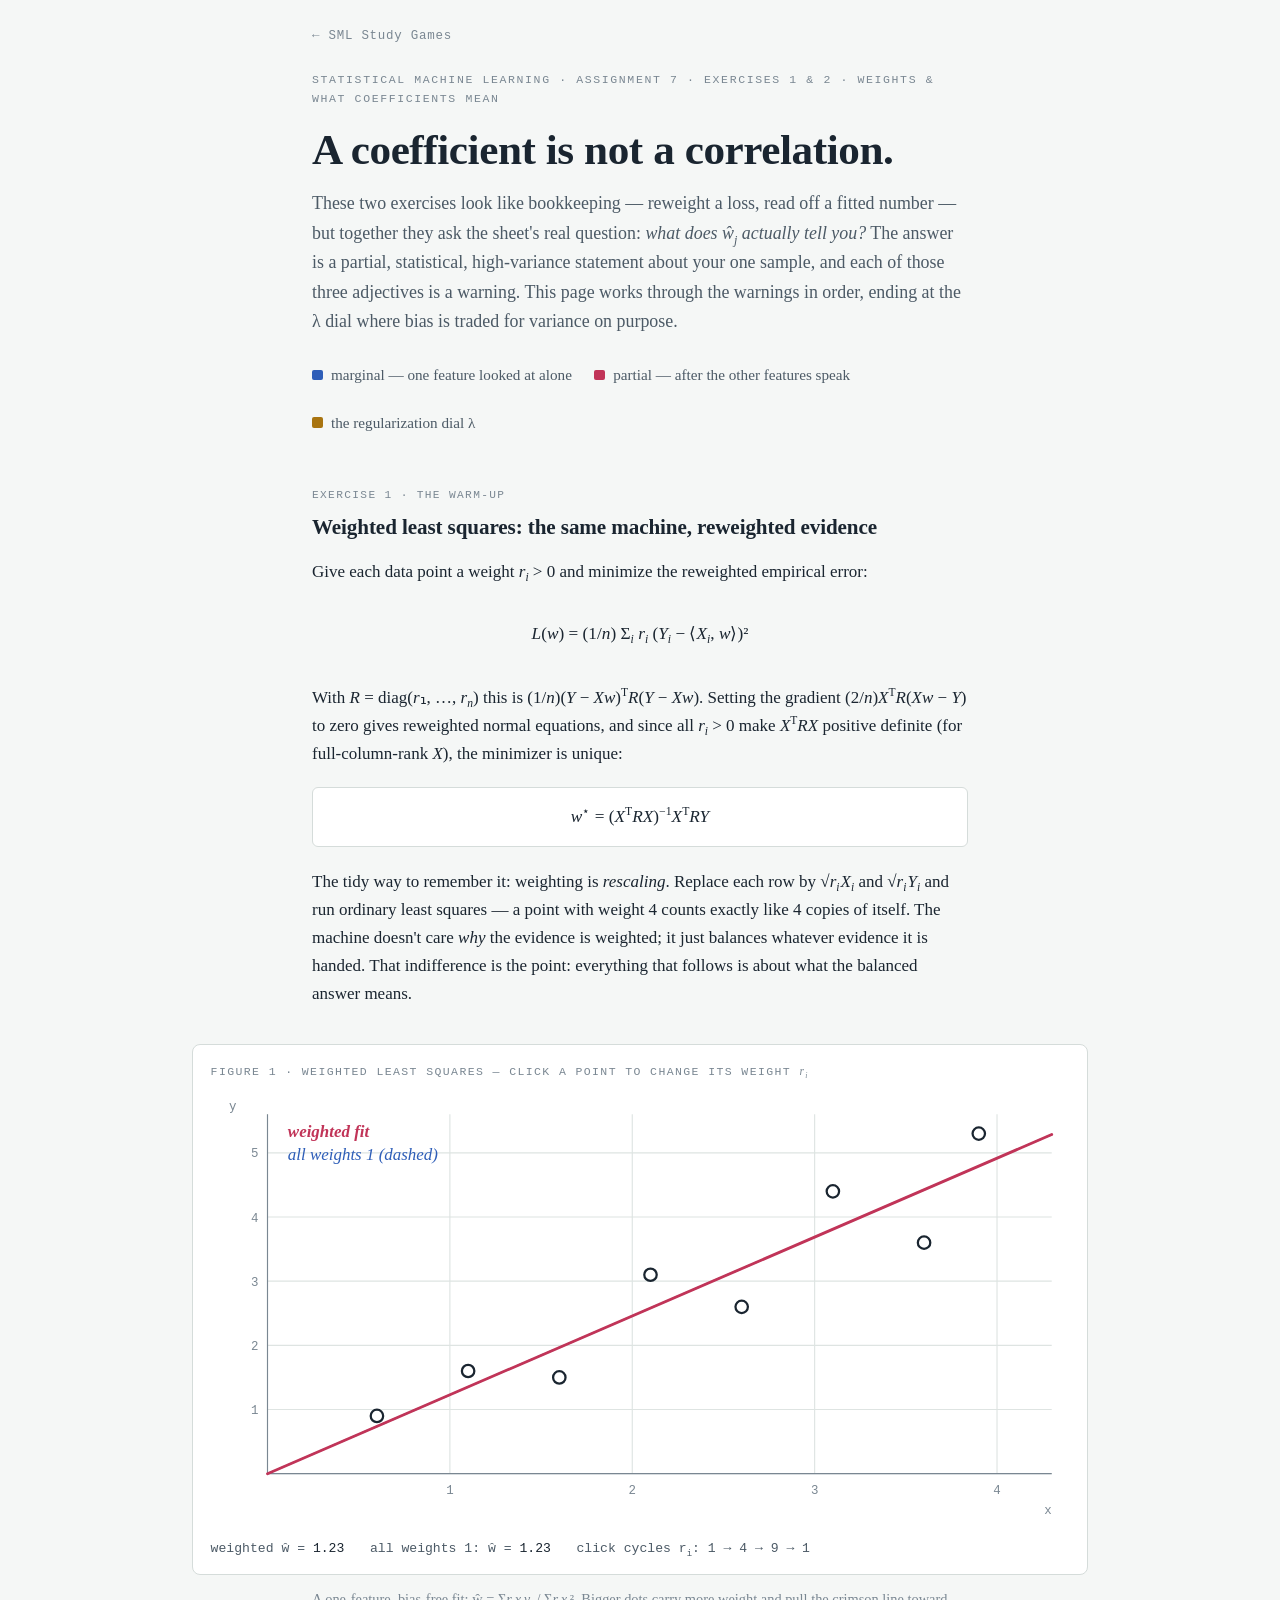
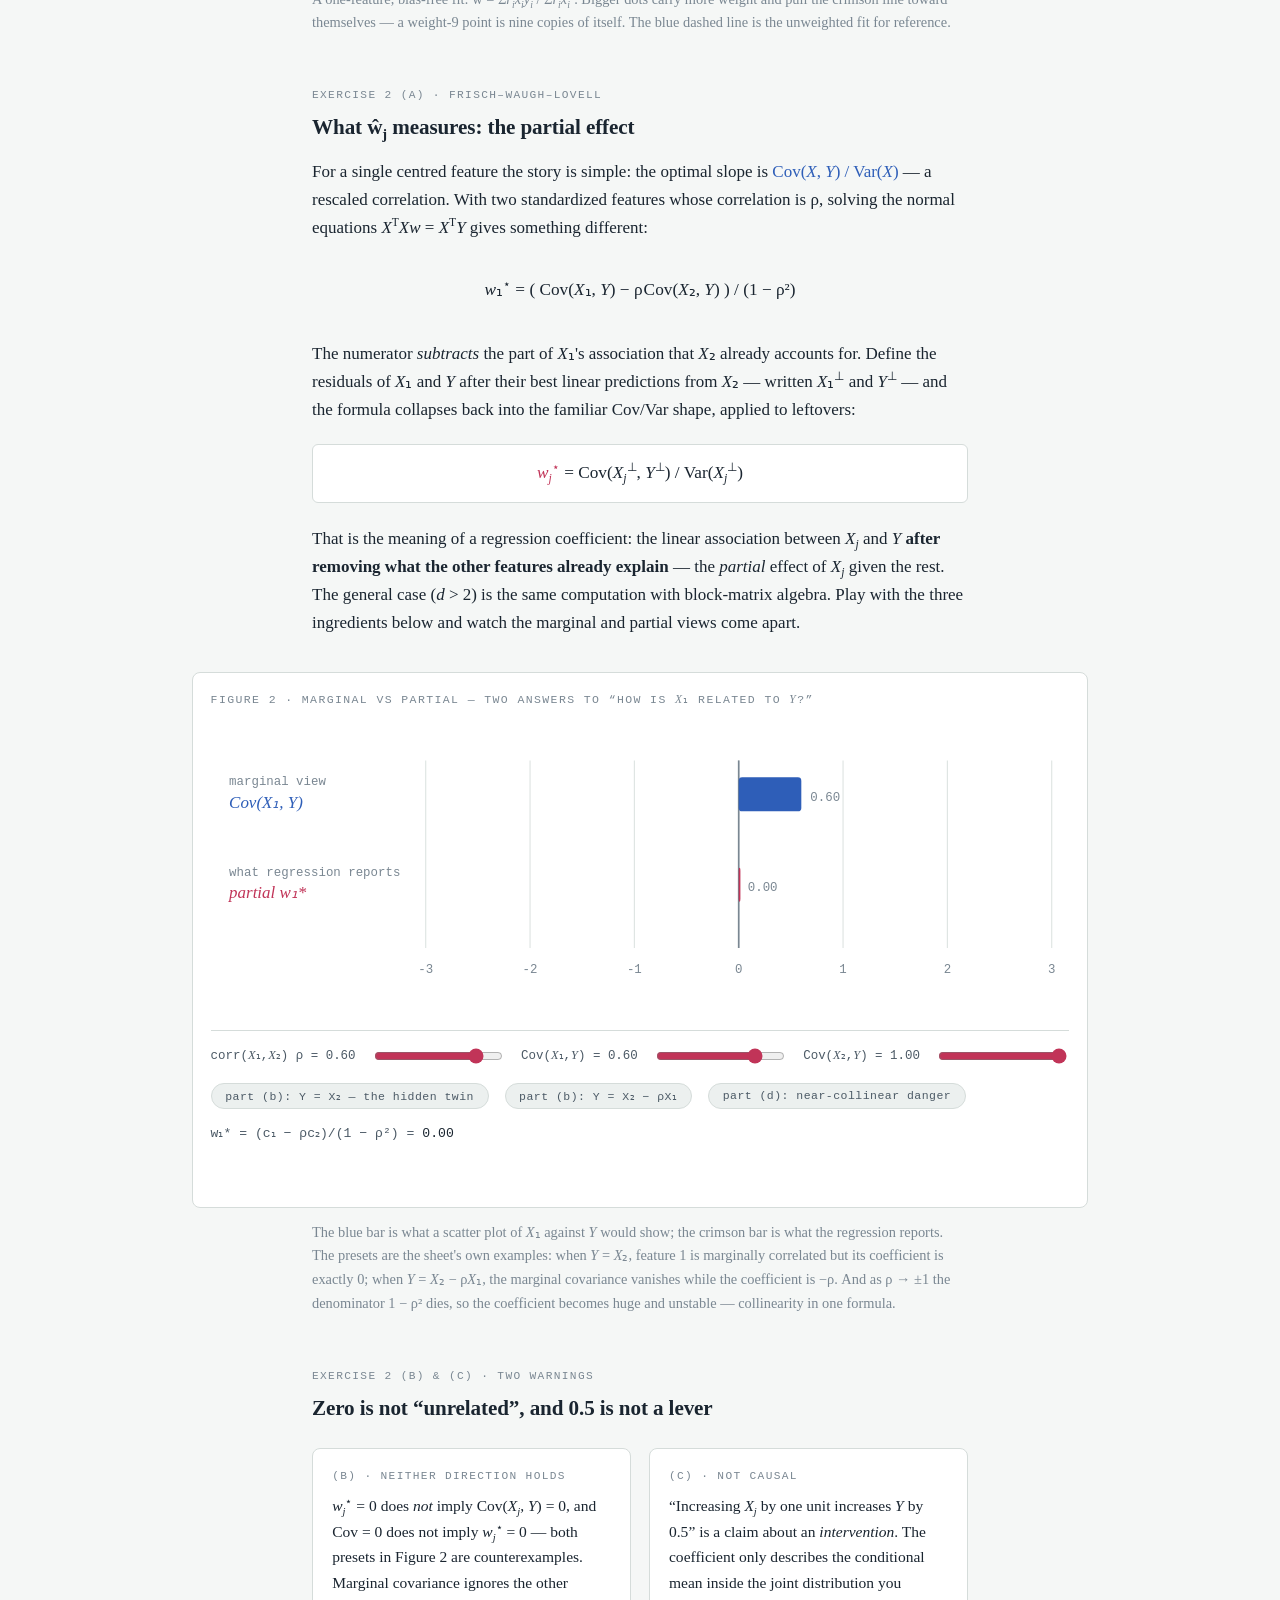
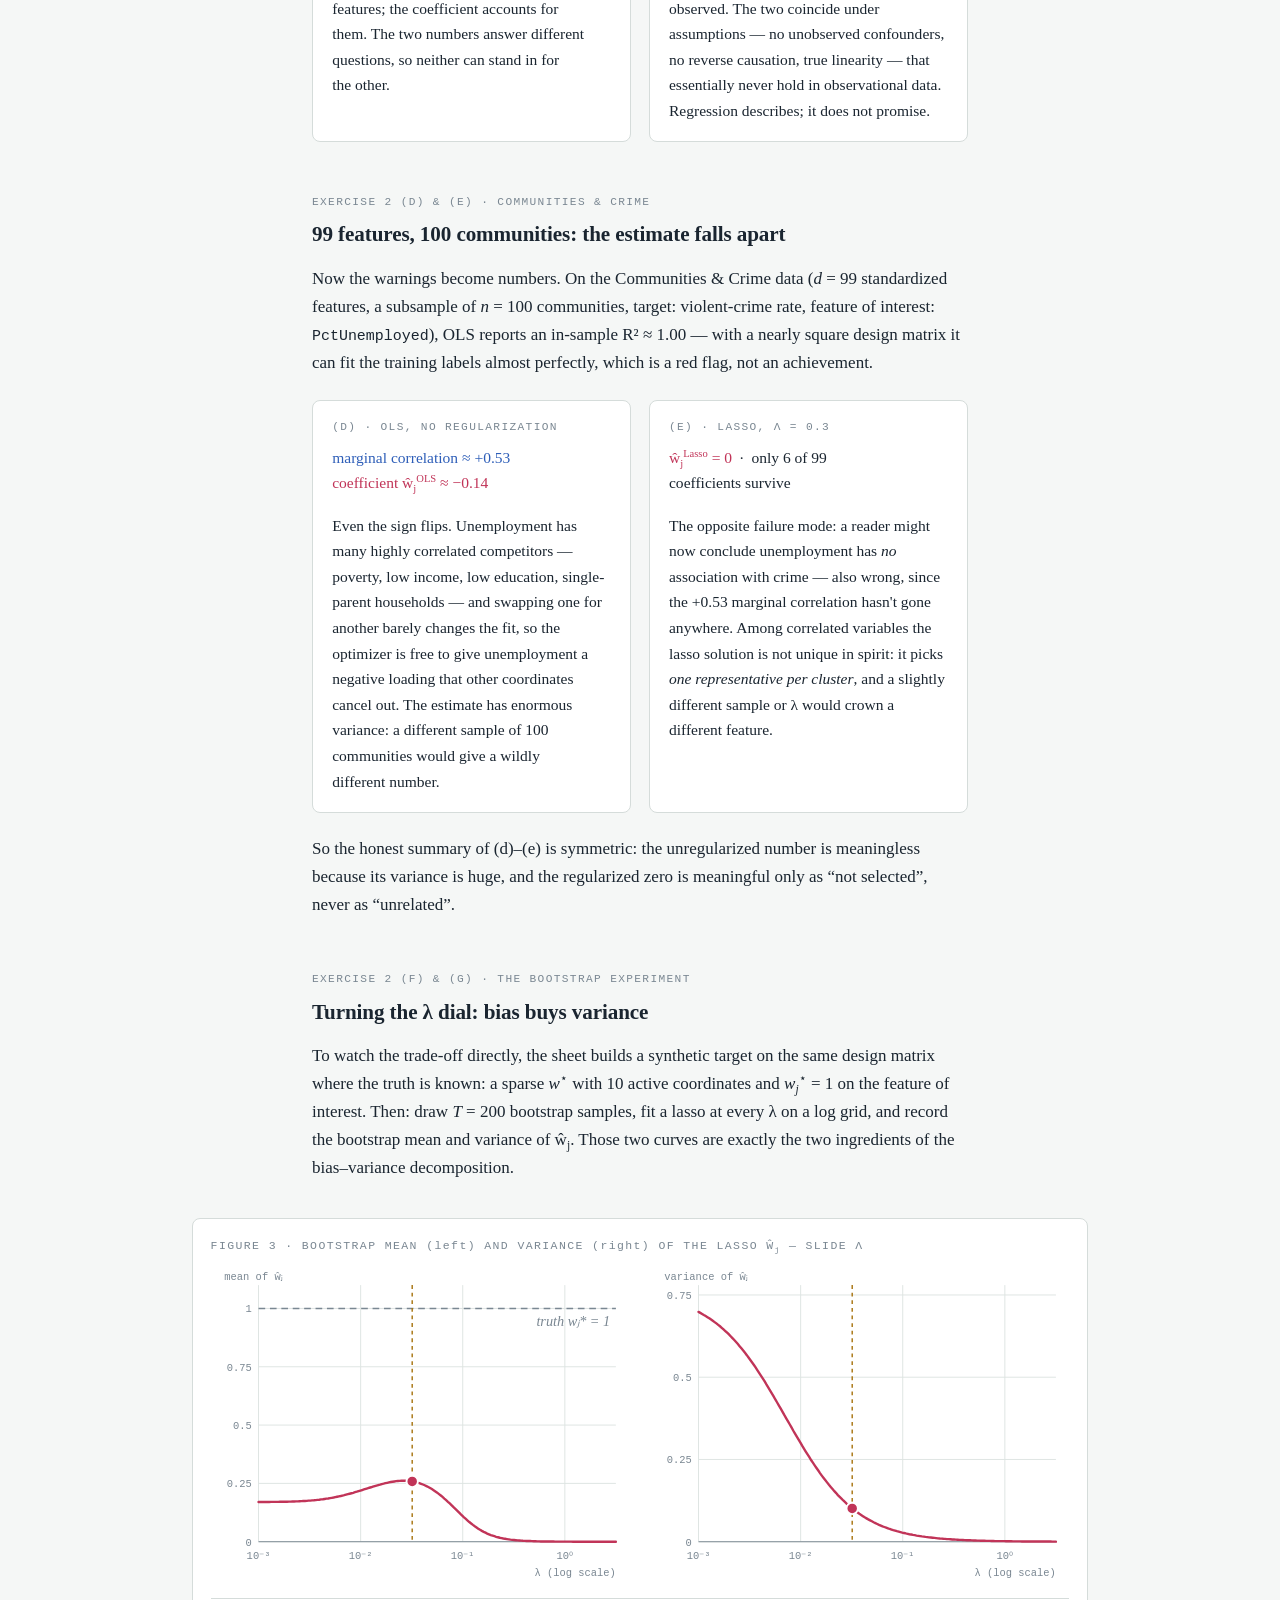
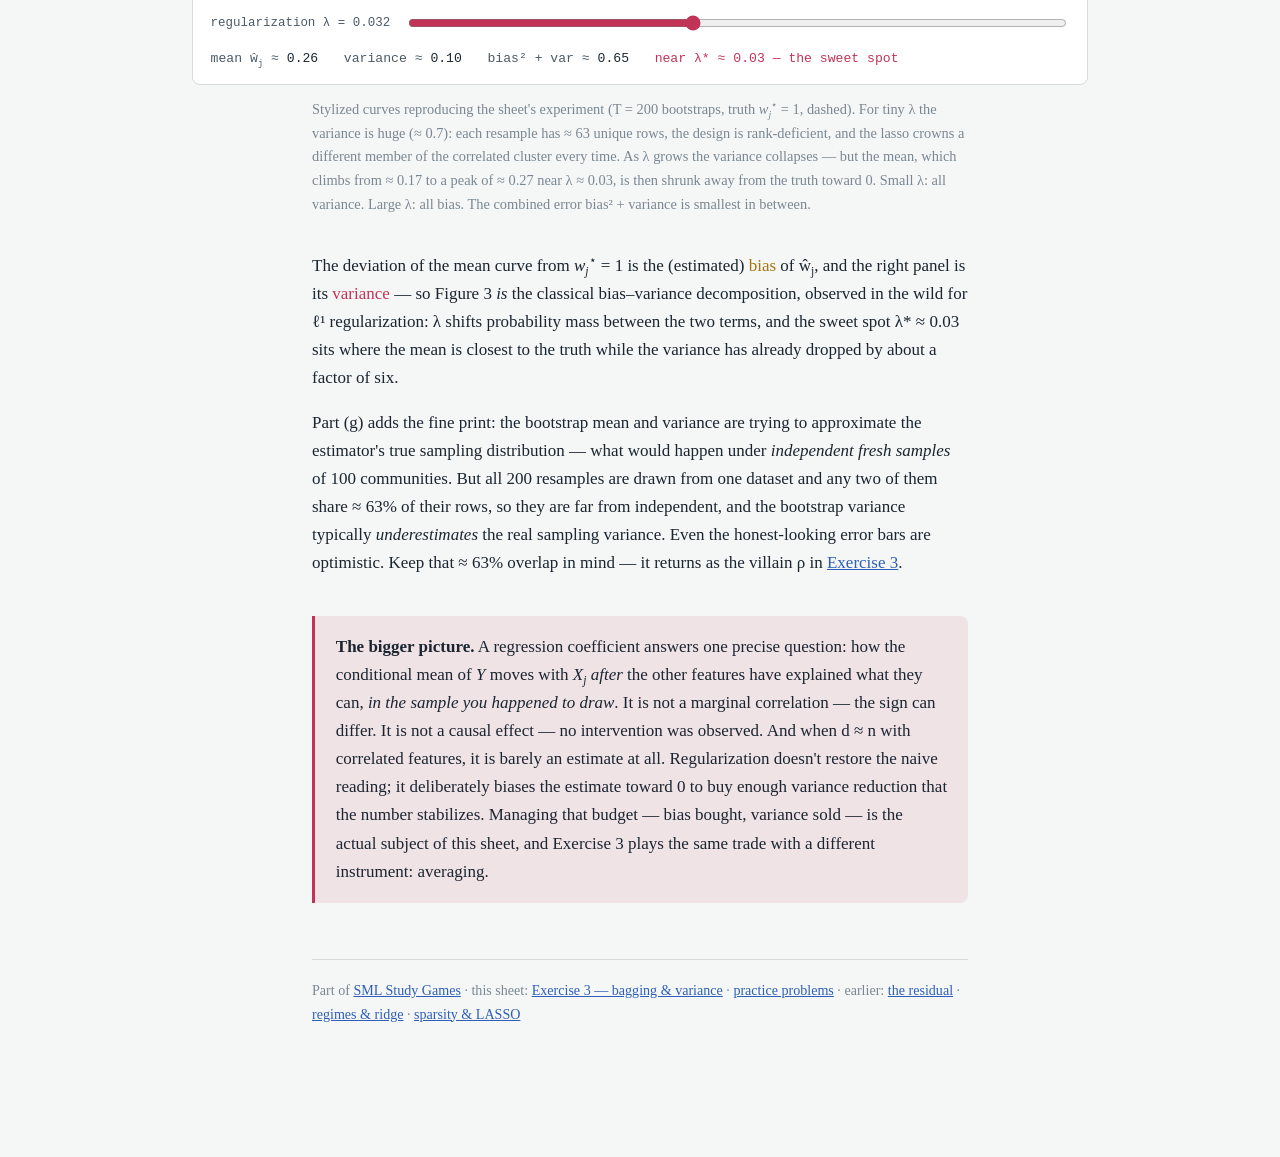
<file: coefficients.html>
<!DOCTYPE html>
<html lang="en">
<head>
  <meta charset="UTF-8">
  <meta name="viewport" content="width=device-width, initial-scale=1.0">
  <link rel="icon" href="data:image/svg+xml,<svg xmlns='http://www.w3.org/2000/svg' viewBox='0 0 100 100'><text y='.9em' font-size='90'>🧭</text></svg>">
<title>Reading Coefficients — Weights, Partial Effects &amp; the λ Dial</title>
<style>
  :root {
    --surface: #F5F7F6;
    --surface-2: #ECF0EF;
    --ink: #1A2530;
    --ink-2: #4C5A66;
    --muted: #7A8792;
    --line: #D5DCDA;
    --blue: #2E5EB8;
    --blue-soft: rgba(46, 94, 184, 0.10);
    --crimson: #C13458;
    --crimson-soft: rgba(193, 52, 88, 0.10);
    --amber: #A87410;
    --amber-soft: rgba(168, 116, 16, 0.12);
    --grid: #DEE4E2;
    --card: #FFFFFF;
  }
  @media (prefers-color-scheme: dark) {
    :root {
      --surface: #131B22;
      --surface-2: #0E151B;
      --ink: #E8EDF1;
      --ink-2: #AEBAC4;
      --muted: #7E8B96;
      --line: #2B3843;
      --blue: #4A7BD0;
      --blue-soft: rgba(74, 123, 208, 0.16);
      --crimson: #D05578;
      --crimson-soft: rgba(208, 85, 120, 0.16);
      --amber: #BE8A2F;
      --amber-soft: rgba(190, 138, 47, 0.16);
      --grid: #223039;
      --card: #18222B;
    }
  }
  :root[data-theme="dark"] {
    --surface: #131B22;
    --surface-2: #0E151B;
    --ink: #E8EDF1;
    --ink-2: #AEBAC4;
    --muted: #7E8B96;
    --line: #2B3843;
    --blue: #4A7BD0;
    --blue-soft: rgba(74, 123, 208, 0.16);
    --crimson: #D05578;
    --crimson-soft: rgba(208, 85, 120, 0.16);
    --amber: #BE8A2F;
    --amber-soft: rgba(190, 138, 47, 0.16);
    --grid: #223039;
    --card: #18222B;
  }
  :root[data-theme="light"] {
    --surface: #F5F7F6;
    --surface-2: #ECF0EF;
    --ink: #1A2530;
    --ink-2: #4C5A66;
    --muted: #7A8792;
    --line: #D5DCDA;
    --blue: #2E5EB8;
    --blue-soft: rgba(46, 94, 184, 0.10);
    --crimson: #C13458;
    --crimson-soft: rgba(193, 52, 88, 0.10);
    --amber: #A87410;
    --amber-soft: rgba(168, 116, 16, 0.12);
    --grid: #DEE4E2;
    --card: #FFFFFF;
  }

  html { background: var(--surface); }
  body {
    font-family: Charter, "Bitstream Charter", Cambria, Georgia, serif;
    font-size: 17px;
    line-height: 1.65;
    color: var(--ink);
    background: var(--surface);
    margin: 0;
    padding: 0 1.25rem 6rem;
  }
  .prose { max-width: 41rem; margin: 0 auto; }
  .wide  { max-width: 56rem; margin: 2.2rem auto; }

  .eyebrow {
    font-family: ui-monospace, "SF Mono", Menlo, Consolas, monospace;
    font-size: 0.72rem;
    letter-spacing: 0.14em;
    text-transform: uppercase;
    color: var(--muted);
  }
  header.prose { padding-top: 4.5rem; }
  h1 {
    font-size: clamp(1.9rem, 5vw, 2.7rem);
    line-height: 1.15;
    font-weight: 700;
    margin: 0.5rem 0 0.9rem;
    text-wrap: balance;
    letter-spacing: -0.01em;
  }
  .lede { font-size: 1.12rem; color: var(--ink-2); margin: 0; text-wrap: pretty; }

  h2 {
    font-size: 1.32rem;
    font-weight: 700;
    margin: 3.2rem 0 0.8rem;
    letter-spacing: -0.005em;
    text-wrap: balance;
  }
  h2 .partref {
    font-family: ui-monospace, "SF Mono", Menlo, Consolas, monospace;
    font-size: 0.7rem;
    font-weight: 400;
    letter-spacing: 0.12em;
    text-transform: uppercase;
    color: var(--muted);
    display: block;
    margin-bottom: 0.35rem;
  }
  p { margin: 0 0 1.05rem; text-wrap: pretty; }
  a { color: var(--blue); }

  var, .mi {
    font-style: italic;
    font-family: Charter, "Bitstream Charter", Cambria, Georgia, serif;
    font-weight: 450;
  }
  sup, sub { font-size: 0.68em; line-height: 0; }

  .eq {
    font-size: 1.08rem;
    text-align: center;
    padding: 0.9rem 1rem;
    margin: 1.2rem 0 1.35rem;
    overflow-x: auto;
    white-space: nowrap;
  }
  .eq.boxed {
    background: var(--card);
    border: 1px solid var(--line);
    border-radius: 6px;
  }
  .b { color: var(--blue); }
  .c { color: var(--crimson); }
  .a { color: var(--amber); }

  .chips { display: flex; gap: 1.4rem; flex-wrap: wrap; margin: 1.6rem 0 0; }
  .chip {
    display: flex; align-items: baseline; gap: 0.5rem;
    font-size: 0.95rem; color: var(--ink-2);
  }
  .chip .dot { width: 0.72em; height: 0.72em; border-radius: 2px; flex: none; align-self: center; }
  .dot.b { background: var(--blue); }
  .dot.c { background: var(--crimson); }
  .dot.a { background: var(--amber); }

  figure { margin: 0; }
  .panel {
    background: var(--card);
    border: 1px solid var(--line);
    border-radius: 8px;
    padding: 1.1rem 1.1rem 0.9rem;
  }
  .fig-title {
    font-family: ui-monospace, "SF Mono", Menlo, Consolas, monospace;
    font-size: 0.72rem;
    letter-spacing: 0.12em;
    text-transform: uppercase;
    color: var(--muted);
    margin: 0 0 0.8rem;
  }
  .fig-title .tn { text-transform: none; }
  .fig-grid { display: grid; grid-template-columns: 1fr 1fr; gap: 1.4rem; }
  @media (max-width: 720px) { .fig-grid { grid-template-columns: 1fr; } }
  .fig-cell svg, .panel > svg { display: block; width: 100%; height: auto; }
  .axis-label {
    font-family: ui-monospace, "SF Mono", Menlo, Consolas, monospace;
    font-size: 11px;
    fill: var(--muted);
  }
  .svg-math { font-family: Charter, Cambria, Georgia, serif; font-style: italic; font-size: 15px; }

  .controls {
    display: flex; align-items: center; gap: 1rem; flex-wrap: wrap;
    margin-top: 1rem; padding-top: 0.9rem;
    border-top: 1px solid var(--line);
  }
  .controls label {
    font-family: ui-monospace, "SF Mono", Menlo, Consolas, monospace;
    font-size: 0.78rem; color: var(--ink-2);
  }
  input[type="range"] { flex: 1 1 8rem; min-width: 7rem; accent-color: var(--crimson); }
  input[type="range"]:focus-visible { outline: 2px solid var(--crimson); outline-offset: 2px; }
  button.preset {
    font-family: ui-monospace, "SF Mono", Menlo, Consolas, monospace;
    font-size: 0.72rem;
    letter-spacing: 0.04em;
    color: var(--ink-2);
    background: var(--surface-2);
    border: 1px solid var(--line);
    border-radius: 999px;
    padding: 0.32rem 0.85rem;
    cursor: pointer;
  }
  button.preset:hover, button.preset:focus-visible { border-color: var(--blue); color: var(--blue); }

  .readouts {
    display: flex; gap: 1.6rem; flex-wrap: wrap;
    font-family: ui-monospace, "SF Mono", Menlo, Consolas, monospace;
    font-size: 0.82rem;
    font-variant-numeric: tabular-nums;
    color: var(--ink-2);
    margin-top: 0.9rem;
  }
  .readouts b { font-weight: 400; color: var(--ink); }
  .flag { color: var(--crimson); opacity: 0; transition: opacity 0.25s; }
  .flag.amber { color: var(--amber); }
  .flag.on { opacity: 1; }
  @media (prefers-reduced-motion: reduce) { .flag { transition: none; } }

  figcaption {
    max-width: 41rem; margin: 0.8rem auto 0;
    font-size: 0.9rem; color: var(--muted); text-wrap: pretty;
  }

  .duo { display: grid; grid-template-columns: 1fr 1fr; gap: 1.1rem; margin: 1.4rem 0; }
  @media (max-width: 720px) { .duo { grid-template-columns: 1fr; } }
  .card {
    background: var(--card);
    border: 1px solid var(--line);
    border-radius: 8px;
    padding: 1.1rem 1.2rem;
    font-size: 0.97rem;
  }
  .card .tag {
    font-family: ui-monospace, "SF Mono", Menlo, Consolas, monospace;
    font-size: 0.7rem; letter-spacing: 0.12em; text-transform: uppercase;
    color: var(--muted); margin: 0 0 0.5rem;
  }
  .card p:last-child { margin-bottom: 0; }

  .takeaway {
    border-left: 3px solid var(--crimson);
    background: var(--crimson-soft);
    border-radius: 0 8px 8px 0;
    padding: 1.1rem 1.3rem;
    margin: 2.4rem 0 0;
  }
  .takeaway p { margin: 0; }

  .backlink {
    max-width: 41rem;
    margin: 1.6rem auto -3rem;
    font-family: ui-monospace, "SF Mono", Menlo, Consolas, monospace;
    font-size: 0.78rem;
    letter-spacing: 0.06em;
  }
  .backlink a { color: var(--muted); text-decoration: none; }
  .backlink a:hover, .backlink a:focus-visible { color: var(--blue); }
  footer.site {
    max-width: 41rem;
    margin: 3.5rem auto 0;
    padding-top: 1.2rem;
    border-top: 1px solid var(--line);
    font-size: 0.88rem;
    color: var(--muted);
  }
  footer.site a { color: var(--blue); }
</style>
</head>
<body>

<nav class="backlink"><a href="./">← SML Study Games</a></nav>

<header class="prose">
  <p class="eyebrow">Statistical Machine Learning · Assignment 7 · Exercises 1 &amp; 2 · Weights &amp; What Coefficients Mean</p>
  <h1>A coefficient is not a correlation.</h1>
  <p class="lede">
    These two exercises look like bookkeeping — reweight a loss, read off a fitted number — but
    together they ask the sheet's real question: <em>what does ŵ<sub>j</sub> actually tell you?</em>
    The answer is a partial, statistical, high-variance statement about your one sample, and each of
    those three adjectives is a warning. This page works through the warnings in order, ending at
    the λ dial where bias is traded for variance on purpose.
  </p>
  <div class="chips">
    <span class="chip"><span class="dot b"></span>marginal — one feature looked at alone</span>
    <span class="chip"><span class="dot c"></span>partial — after the other features speak</span>
    <span class="chip"><span class="dot a"></span>the regularization dial λ</span>
  </div>
</header>

<section class="prose">
  <h2><span class="partref">Exercise 1 · the warm-up</span>Weighted least squares: the same machine, reweighted evidence</h2>
  <p>
    Give each data point a weight <var>r<sub>i</sub></var> &gt; 0 and minimize the reweighted
    empirical error:
  </p>
  <p class="eq"><var>L</var>(<var>w</var>) &#61; (1/<var>n</var>) Σ<sub><var>i</var></sub> <var>r<sub>i</sub></var> (<var>Y<sub>i</sub></var> − ⟨<var>X<sub>i</sub></var>, <var>w</var>⟩)²</p>
  <p>
    With <var>R</var> = diag(<var>r</var>₁, …, <var>r<sub>n</sub></var>) this is
    (1/<var>n</var>)(<var>Y</var> − <var>Xw</var>)<sup>T</sup><var>R</var>(<var>Y</var> − <var>Xw</var>).
    Setting the gradient (2/<var>n</var>)<var>X</var><sup>T</sup><var>R</var>(<var>Xw</var> − <var>Y</var>)
    to zero gives reweighted normal equations, and since all <var>r<sub>i</sub></var> &gt; 0 make
    <var>X</var><sup>T</sup><var>RX</var> positive definite (for full-column-rank <var>X</var>), the
    minimizer is unique:
  </p>
  <p class="eq boxed"><var>w</var><sup>⋆</sup> &#61; (<var>X</var><sup>T</sup><var>RX</var>)<sup>−1</sup><var>X</var><sup>T</sup><var>RY</var></p>
  <p>
    The tidy way to remember it: weighting is <em>rescaling</em>. Replace each row by
    √<var>r<sub>i</sub></var>&#8202;<var>X<sub>i</sub></var> and √<var>r<sub>i</sub></var>&#8202;<var>Y<sub>i</sub></var>
    and run ordinary least squares — a point with weight 4 counts exactly like 4 copies of itself.
    The machine doesn't care <em>why</em> the evidence is weighted; it just balances whatever
    evidence it is handed. That indifference is the point: everything that follows is about what the
    balanced answer means.
  </p>
</section>

<figure class="wide">
  <div class="panel">
    <p class="fig-title">Figure 1 · weighted least squares — click a point to change its weight <span class="tn"><var>r<sub>i</sub></var></span></p>
    <svg id="wls-svg" viewBox="0 0 760 380" role="img" aria-label="A scatter of points with a through-origin least squares line; clicking a point cycles its weight and refits the crimson line, while the blue dashed line keeps all weights equal"></svg>
    <div class="readouts">
      <span>weighted ŵ = <b id="wlsval">–</b></span>
      <span>all weights 1: ŵ = <b id="wls0val">–</b></span>
      <span>click cycles r<sub>i</sub>: 1 → 4 → 9 → 1</span>
    </div>
  </div>
  <figcaption>
    A one-feature, bias-free fit: ŵ = Σ<var>r<sub>i</sub>x<sub>i</sub>y<sub>i</sub></var> / Σ<var>r<sub>i</sub>x<sub>i</sub></var>².
    Bigger dots carry more weight and pull the crimson line toward themselves — a weight-9 point is
    nine copies of itself. The blue dashed line is the unweighted fit for reference.
  </figcaption>
</figure>

<section class="prose">
  <h2><span class="partref">Exercise 2 (a) · Frisch–Waugh–Lovell</span>What ŵ<sub>j</sub> measures: the partial effect</h2>
  <p>
    For a single centred feature the story is simple: the optimal slope is
    <span class="b">Cov(<var>X</var>, <var>Y</var>) / Var(<var>X</var>)</span> — a rescaled
    correlation. With two standardized features whose correlation is ρ, solving the normal
    equations <var>X</var><sup>T</sup><var>Xw</var> = <var>X</var><sup>T</sup><var>Y</var> gives
    something different:
  </p>
  <p class="eq"><var>w</var>₁<sup>⋆</sup> &#61; ( Cov(<var>X</var>₁, <var>Y</var>) − ρ&#8202;Cov(<var>X</var>₂, <var>Y</var>) ) / (1 − ρ²)</p>
  <p>
    The numerator <em>subtracts</em> the part of <var>X</var>₁'s association that <var>X</var>₂
    already accounts for. Define the residuals of <var>X</var>₁ and <var>Y</var> after their best
    linear predictions from <var>X</var>₂ — written
    <var>X</var>₁<sup>⊥</sup> and <var>Y</var><sup>⊥</sup> — and the formula collapses back into
    the familiar Cov/Var shape, applied to leftovers:
  </p>
  <p class="eq boxed"><span class="c"><var>w<sub>j</sub></var><sup>⋆</sup></span> &#61; Cov(<var>X<sub>j</sub></var><sup>⊥</sup>, <var>Y</var><sup>⊥</sup>) / Var(<var>X<sub>j</sub></var><sup>⊥</sup>)</p>
  <p>
    That is the meaning of a regression coefficient: the linear association between
    <var>X<sub>j</sub></var> and <var>Y</var> <strong>after removing what the other features
    already explain</strong> — the <em>partial</em> effect of <var>X<sub>j</sub></var> given the
    rest. The general case (<var>d</var> &gt; 2) is the same computation with block-matrix algebra.
    Play with the three ingredients below and watch the marginal and partial views come apart.
  </p>
</section>

<figure class="wide">
  <div class="panel">
    <p class="fig-title">Figure 2 · marginal vs partial — two answers to “how is <span class="tn"><var>X</var>₁</span> related to <span class="tn"><var>Y</var></span>?”</p>
    <svg id="mp-svg" viewBox="0 0 760 258" role="img" aria-label="Two horizontal bars: the marginal covariance of X1 with Y in blue and the partial regression coefficient in crimson, updating with the correlation and covariance sliders"></svg>
    <div class="controls">
      <label for="rho">corr(<var>X</var>₁,<var>X</var>₂) ρ = <span id="rhoval">0.60</span></label>
      <input type="range" id="rho" min="-0.9" max="0.9" step="0.05" value="0.6" aria-label="correlation rho">
      <label for="c1">Cov(<var>X</var>₁,<var>Y</var>) = <span id="c1val">0.60</span></label>
      <input type="range" id="c1" min="-1" max="1" step="0.05" value="0.6" aria-label="covariance of X1 and Y">
      <label for="c2">Cov(<var>X</var>₂,<var>Y</var>) = <span id="c2val">1.00</span></label>
      <input type="range" id="c2" min="-1" max="1" step="0.05" value="1" aria-label="covariance of X2 and Y">
    </div>
    <div class="controls" style="border-top: none; padding-top: 0;">
      <button class="preset" id="pre1">part (b): Y = X₂ — the hidden twin</button>
      <button class="preset" id="pre2">part (b): Y = X₂ − ρX₁</button>
      <button class="preset" id="pre3">part (d): near-collinear danger</button>
    </div>
    <div class="readouts">
      <span>w₁* = (c₁ − ρc₂)/(1 − ρ²) = <b id="w1val">–</b></span>
      <span class="flag" id="flipflag">sign flip — the partial effect points the other way</span>
      <span class="flag amber" id="boomflag">|w₁*| explodes as ρ → ±1 — collinearity</span>
    </div>
  </div>
  <figcaption>
    The blue bar is what a scatter plot of <var>X</var>₁ against <var>Y</var> would show; the
    crimson bar is what the regression reports. The presets are the sheet's own examples: when
    <var>Y</var> = <var>X</var>₂, feature 1 is marginally correlated but its coefficient is exactly
    0; when <var>Y</var> = <var>X</var>₂ − ρ<var>X</var>₁, the marginal covariance vanishes while
    the coefficient is −ρ. And as ρ → ±1 the denominator 1 − ρ² dies, so the coefficient becomes
    huge and unstable — collinearity in one formula.
  </figcaption>
</figure>

<section class="prose">
  <h2><span class="partref">Exercise 2 (b) &amp; (c) · two warnings</span>Zero is not “unrelated”, and 0.5 is not a lever</h2>
  <div class="duo">
    <div class="card">
      <p class="tag">(b) · neither direction holds</p>
      <p>
        <var>w<sub>j</sub></var><sup>⋆</sup> = 0 does <em>not</em> imply Cov(<var>X<sub>j</sub></var>, <var>Y</var>) = 0,
        and Cov = 0 does not imply <var>w<sub>j</sub></var><sup>⋆</sup> = 0 — both presets in
        Figure&nbsp;2 are counterexamples. Marginal covariance ignores the other features; the
        coefficient accounts for them. The two numbers answer different questions, so neither can
        stand in for the other.
      </p>
    </div>
    <div class="card">
      <p class="tag">(c) · not causal</p>
      <p>
        “Increasing <var>X<sub>j</sub></var> by one unit increases <var>Y</var> by 0.5” is a claim
        about an <em>intervention</em>. The coefficient only describes the conditional mean inside
        the joint distribution you observed. The two coincide under assumptions — no unobserved
        confounders, no reverse causation, true linearity — that essentially never hold in
        observational data. Regression describes; it does not promise.
      </p>
    </div>
  </div>
</section>

<section class="prose">
  <h2><span class="partref">Exercise 2 (d) &amp; (e) · Communities &amp; Crime</span>99 features, 100 communities: the estimate falls apart</h2>
  <p>
    Now the warnings become numbers. On the Communities &amp; Crime data (<var>d</var> = 99
    standardized features, a subsample of <var>n</var> = 100 communities, target: violent-crime
    rate, feature of interest: <code style="font-family: ui-monospace, Menlo, monospace; font-size: 0.88em;">PctUnemployed</code>),
    OLS reports an in-sample R² ≈ 1.00 — with a nearly square design matrix it can fit the training
    labels almost perfectly, which is a red flag, not an achievement.
  </p>
  <div class="duo">
    <div class="card">
      <p class="tag">(d) · OLS, no regularization</p>
      <p>
        <span class="b">marginal correlation ≈ +0.53</span><br>
        <span class="c">coefficient ŵ<sub>j</sub><sup>OLS</sup> ≈ −0.14</span>
      </p>
      <p>
        Even the sign flips. Unemployment has many highly correlated competitors — poverty, low
        income, low education, single-parent households — and swapping one for another barely
        changes the fit, so the optimizer is free to give unemployment a negative loading that other
        coordinates cancel out. The estimate has enormous variance: a different sample of 100
        communities would give a wildly different number.
      </p>
    </div>
    <div class="card">
      <p class="tag">(e) · lasso, λ = 0.3</p>
      <p>
        <span class="c">ŵ<sub>j</sub><sup>Lasso</sup> = 0</span> &nbsp;·&nbsp; only 6 of 99 coefficients survive
      </p>
      <p>
        The opposite failure mode: a reader might now conclude unemployment has <em>no</em>
        association with crime — also wrong, since the +0.53 marginal correlation hasn't gone
        anywhere. Among correlated variables the lasso solution is not unique in spirit: it picks
        <em>one representative per cluster</em>, and a slightly different sample or λ would crown a
        different feature.
      </p>
    </div>
  </div>
  <p>
    So the honest summary of (d)–(e) is symmetric: the unregularized number is meaningless because
    its variance is huge, and the regularized zero is meaningful only as “not selected”, never as
    “unrelated”.
  </p>
</section>

<section class="prose">
  <h2><span class="partref">Exercise 2 (f) &amp; (g) · the bootstrap experiment</span>Turning the λ dial: bias buys variance</h2>
  <p>
    To watch the trade-off directly, the sheet builds a synthetic target on the same design matrix
    where the truth is known: a sparse <var>w</var><sup>⋆</sup> with 10 active coordinates and
    <var>w<sub>j</sub></var><sup>⋆</sup> = 1 on the feature of interest. Then: draw
    <var>T</var> = 200 bootstrap samples, fit a lasso at every λ on a log grid, and record the
    bootstrap mean and variance of ŵ<sub>j</sub>. Those two curves are exactly the two ingredients
    of the bias–variance decomposition.
  </p>
</section>

<figure class="wide">
  <div class="panel">
    <p class="fig-title">Figure 3 · bootstrap mean <span class="tn">(left)</span> and variance <span class="tn">(right)</span> of the lasso ŵ<span class="tn"><sub>j</sub></span> — slide λ</p>
    <div class="fig-grid">
      <div class="fig-cell"><svg id="mean-svg" viewBox="0 0 440 330" role="img" aria-label="Bootstrap mean of the lasso coefficient against lambda on a log scale, far below the dashed truth line at one"></svg></div>
      <div class="fig-cell"><svg id="var-svg" viewBox="0 0 440 330" role="img" aria-label="Bootstrap variance of the lasso coefficient against lambda on a log scale, collapsing from 0.7 toward zero"></svg></div>
    </div>
    <div class="controls">
      <label for="lamdial">regularization λ = <span id="lamdialval">–</span></label>
      <input type="range" id="lamdial" min="0" max="100" step="0.5" value="43" aria-label="lambda on a log scale">
    </div>
    <div class="readouts">
      <span>mean ŵ<sub>j</sub> ≈ <b id="mval">–</b></span>
      <span>variance ≈ <b id="vval">–</b></span>
      <span>bias² + var ≈ <b id="mseval">–</b></span>
      <span class="flag" id="sweetflag">near λ* ≈ 0.03 — the sweet spot</span>
    </div>
  </div>
  <figcaption>
    Stylized curves reproducing the sheet's experiment (T = 200 bootstraps, truth
    <var>w<sub>j</sub></var><sup>⋆</sup> = 1, dashed). For tiny λ the variance is huge (≈ 0.7):
    each resample has ≈ 63 unique rows, the design is rank-deficient, and the lasso crowns a
    different member of the correlated cluster every time. As λ grows the variance collapses — but
    the mean, which climbs from ≈ 0.17 to a peak of ≈ 0.27 near λ ≈ 0.03, is then shrunk away from
    the truth toward 0. Small λ: all variance. Large λ: all bias. The combined error
    bias² + variance is smallest in between.
  </figcaption>
</figure>

<section class="prose">
  <p>
    The deviation of the mean curve from <var>w<sub>j</sub></var><sup>⋆</sup> = 1 is the
    (estimated) <span class="a">bias</span> of ŵ<sub>j</sub>, and the right panel is its
    <span class="c">variance</span> — so Figure 3 <em>is</em> the classical bias–variance
    decomposition, observed in the wild for ℓ¹ regularization: λ shifts probability mass between
    the two terms, and the sweet spot λ* ≈ 0.03 sits where the mean is closest to the truth while
    the variance has already dropped by about a factor of six.
  </p>
  <p>
    Part (g) adds the fine print: the bootstrap mean and variance are trying to approximate the
    estimator's true sampling distribution — what would happen under <em>independent fresh
    samples</em> of 100 communities. But all 200 resamples are drawn from one dataset and any two
    of them share ≈ 63% of their rows, so they are far from independent, and the bootstrap variance
    typically <em>underestimates</em> the real sampling variance. Even the honest-looking error
    bars are optimistic. Keep that ≈ 63% overlap in mind — it returns as the villain ρ in
    <a href="bagging.html">Exercise 3</a>.
  </p>
  <div class="takeaway">
    <p>
      <strong>The bigger picture.</strong> A regression coefficient answers one precise question:
      how the conditional mean of <var>Y</var> moves with <var>X<sub>j</sub></var> <em>after</em>
      the other features have explained what they can, <em>in the sample you happened to draw</em>.
      It is not a marginal correlation — the sign can differ. It is not a causal effect — no
      intervention was observed. And when d ≈ n with correlated features, it is barely an estimate
      at all. Regularization doesn't restore the naive reading; it deliberately biases the estimate
      toward 0 to buy enough variance reduction that the number stabilizes. Managing that budget —
      bias bought, variance sold — is the actual subject of this sheet, and Exercise 3 plays the
      same trade with a different instrument: averaging.
    </p>
  </div>
</section>

<script>
(function () {
  var NS = "http://www.w3.org/2000/svg";
  function el(parent, tag, attrs) {
    var e = document.createElementNS(NS, tag);
    for (var k in attrs) e.setAttribute(k, attrs[k]);
    parent.appendChild(e);
    return e;
  }
  function txt(parent, x, y, s, attrs) {
    attrs = attrs || {};
    attrs.x = x; attrs.y = y;
    if (!attrs["class"]) attrs["class"] = "svg-math";
    var t = el(parent, "text", attrs);
    t.textContent = s;
    return t;
  }

  /* ---------- Figure 1: weighted least squares ---------- */
  var svg1 = document.getElementById("wls-svg");
  var W1 = 760, H1 = 380, m1 = { l: 50, r: 16, t: 18, b: 44 };
  var pw1 = W1 - m1.l - m1.r, ph1 = H1 - m1.t - m1.b;
  var XHI = 4.3, YHI = 5.6;
  function sx(x) { return m1.l + (x / XHI) * pw1; }
  function sy(y) { return m1.t + (1 - y / YHI) * ph1; }

  for (var g = 0; g <= 4; g++) el(svg1, "line", { x1: sx(g), y1: m1.t, x2: sx(g), y2: H1 - m1.b, stroke: "var(--grid)", "stroke-width": 1 });
  for (g = 0; g <= 5; g++) el(svg1, "line", { x1: m1.l, y1: sy(g), x2: W1 - m1.r, y2: sy(g), stroke: "var(--grid)", "stroke-width": 1 });
  el(svg1, "line", { x1: m1.l, y1: sy(0), x2: W1 - m1.r, y2: sy(0), stroke: "var(--muted)", "stroke-width": 1 });
  el(svg1, "line", { x1: sx(0), y1: m1.t, x2: sx(0), y2: H1 - m1.b, stroke: "var(--muted)", "stroke-width": 1 });
  for (g = 1; g <= 4; g++) txt(svg1, sx(g), H1 - m1.b + 18, g, { "class": "axis-label", "text-anchor": "middle" });
  for (g = 1; g <= 5; g++) txt(svg1, m1.l - 8, sy(g) + 4, g, { "class": "axis-label", "text-anchor": "end" });
  txt(svg1, W1 - m1.r, H1 - 8, "x", { "class": "axis-label", "text-anchor": "end" });
  txt(svg1, m1.l - 34, m1.t - 4, "y", { "class": "axis-label" });

  var baseLine = el(svg1, "line", { stroke: "var(--blue)", "stroke-width": 1.5, "stroke-dasharray": "6 4", "stroke-opacity": 0.8 });
  var wLine = el(svg1, "line", { stroke: "var(--crimson)", "stroke-width": 2.5, "stroke-linecap": "round" });
  txt(svg1, m1.l + 18, m1.t + 20, "weighted fit", { fill: "var(--crimson)", "font-size": "13", "font-weight": "bold" });
  txt(svg1, m1.l + 18, m1.t + 40, "all weights 1 (dashed)", { fill: "var(--blue)", "font-size": "13" });

  var PTS = [
    { x: 0.6, y: 0.9 }, { x: 1.1, y: 1.6 }, { x: 1.6, y: 1.5 }, { x: 2.1, y: 3.1 },
    { x: 2.6, y: 2.6 }, { x: 3.1, y: 4.4 }, { x: 3.6, y: 3.6 }, { x: 3.9, y: 5.3 }
  ];
  var RAD = { 1: 5.5, 4: 8.5, 9: 11.5 };
  PTS.forEach(function (p, i) {
    p.r = 1;
    p.dot = el(svg1, "circle", {
      cx: sx(p.x), cy: sy(p.y), r: RAD[1],
      fill: "var(--card)", stroke: "var(--ink)", "stroke-width": 2,
      style: "cursor: pointer;", tabindex: 0, role: "button",
      "aria-label": "data point " + (i + 1) + ", click to change weight"
    });
    p.lab = txt(svg1, 0, 0, "", { fill: "var(--ink-2)", "font-size": "12", "class": "axis-label" });
    function cycle() {
      p.r = p.r === 1 ? 4 : (p.r === 4 ? 9 : 1);
      render1();
    }
    p.dot.addEventListener("click", cycle);
    p.dot.addEventListener("keydown", function (ev) {
      if (ev.key === "Enter" || ev.key === " ") { cycle(); ev.preventDefault(); }
    });
  });

  function fitW() {
    var num = 0, den = 0;
    PTS.forEach(function (p) { num += p.r * p.x * p.y; den += p.r * p.x * p.x; });
    return num / den;
  }
  var w0 = (function () {
    var num = 0, den = 0;
    PTS.forEach(function (p) { num += p.x * p.y; den += p.x * p.x; });
    return num / den;
  })();

  function lineEnd(w) {
    var xe = XHI, ye = w * XHI;
    if (ye > YHI) { xe = YHI / w; ye = YHI; }
    return { x: xe, y: ye };
  }
  var wlsEl = document.getElementById("wlsval");
  var wls0El = document.getElementById("wls0val");

  function render1() {
    var w = fitW();
    var e0 = lineEnd(w0), e1 = lineEnd(w);
    baseLine.setAttribute("x1", sx(0)); baseLine.setAttribute("y1", sy(0));
    baseLine.setAttribute("x2", sx(e0.x)); baseLine.setAttribute("y2", sy(e0.y));
    wLine.setAttribute("x1", sx(0)); wLine.setAttribute("y1", sy(0));
    wLine.setAttribute("x2", sx(e1.x)); wLine.setAttribute("y2", sy(e1.y));
    PTS.forEach(function (p) {
      p.dot.setAttribute("r", RAD[p.r]);
      if (p.r > 1) {
        p.lab.textContent = "×" + p.r;
        p.lab.setAttribute("x", sx(p.x) + RAD[p.r] + 5);
        p.lab.setAttribute("y", sy(p.y) - RAD[p.r] - 2);
      } else p.lab.textContent = "";
    });
    wlsEl.textContent = w.toFixed(2);
    wls0El.textContent = w0.toFixed(2);
  }
  render1();

  /* ---------- Figure 2: marginal vs partial ---------- */
  var svg2 = document.getElementById("mp-svg");
  var W2 = 760, H2 = 258;
  var bx0 = 190, bx1 = 744, VLO = -3, VHI = 3;
  function bx(v) { return bx0 + ((v - VLO) / (VHI - VLO)) * (bx1 - bx0); }
  var rowY = [78, 158], BH = 30;

  for (g = -3; g <= 3; g++) {
    el(svg2, "line", { x1: bx(g), y1: 34, x2: bx(g), y2: 200, stroke: "var(--grid)", "stroke-width": 1 });
    txt(svg2, bx(g), 222, g, { "class": "axis-label", "text-anchor": "middle" });
  }
  el(svg2, "line", { x1: bx(0), y1: 34, x2: bx(0), y2: 200, stroke: "var(--muted)", "stroke-width": 1.5 });
  txt(svg2, 16, rowY[0] - 22, "marginal view", { "class": "axis-label" });
  txt(svg2, 16, rowY[0] - 2, "Cov(X₁, Y)", { fill: "var(--blue)", "font-size": "15" });
  txt(svg2, 16, rowY[1] - 22, "what regression reports", { "class": "axis-label" });
  txt(svg2, 16, rowY[1] - 2, "partial w₁*", { fill: "var(--crimson)", "font-size": "15" });

  var mBar = el(svg2, "rect", { y: rowY[0] - BH / 2 - 14, height: BH, rx: 3, fill: "var(--blue)" });
  var pBar = el(svg2, "rect", { y: rowY[1] - BH / 2 - 14, height: BH, rx: 3, fill: "var(--crimson)" });
  var mNum = txt(svg2, 0, rowY[0] - 8, "", { "class": "axis-label", fill: "var(--ink)" });
  var pNum = txt(svg2, 0, rowY[1] - 8, "", { "class": "axis-label", fill: "var(--ink)" });

  var rhoS = document.getElementById("rho"), c1S = document.getElementById("c1"), c2S = document.getElementById("c2");
  var rhoEl = document.getElementById("rhoval"), c1El = document.getElementById("c1val"), c2El = document.getElementById("c2val");
  var w1El = document.getElementById("w1val");
  var flipFlag = document.getElementById("flipflag"), boomFlag = document.getElementById("boomflag");

  function setBar(bar, num, v) {
    var cl = Math.max(VLO, Math.min(VHI, v));
    var x0 = bx(Math.min(0, cl)), x1p = bx(Math.max(0, cl));
    bar.setAttribute("x", x0);
    bar.setAttribute("width", Math.max(1.5, x1p - x0));
    var off = Math.abs(v) > VHI;
    var label = v.toFixed(2) + (off ? " (off scale)" : "");
    num.textContent = label;
    if (cl >= 0) { num.setAttribute("x", bx(cl) + 8); num.setAttribute("text-anchor", "start"); }
    else { num.setAttribute("x", bx(cl) - 8); num.setAttribute("text-anchor", "end"); }
  }

  function render2() {
    var rho = parseFloat(rhoS.value), c1 = parseFloat(c1S.value), c2 = parseFloat(c2S.value);
    rhoEl.textContent = rho.toFixed(2);
    c1El.textContent = c1.toFixed(2);
    c2El.textContent = c2.toFixed(2);
    var w1 = (c1 - rho * c2) / (1 - rho * rho);
    setBar(mBar, mNum, c1);
    setBar(pBar, pNum, w1);
    w1El.textContent = w1.toFixed(2);
    flipFlag.classList.toggle("on", Math.abs(c1) > 0.02 && Math.abs(w1) > 0.02 && Math.sign(c1) !== Math.sign(w1));
    boomFlag.classList.toggle("on", Math.abs(w1) > VHI);
  }
  [rhoS, c1S, c2S].forEach(function (s) { s.addEventListener("input", render2); });
  function preset(rho, c1, c2) {
    rhoS.value = rho; c1S.value = c1; c2S.value = c2; render2();
  }
  document.getElementById("pre1").addEventListener("click", function () { preset(0.6, 0.6, 1); });
  document.getElementById("pre2").addEventListener("click", function () { preset(0.6, 0, 0.65); });
  document.getElementById("pre3").addEventListener("click", function () { preset(0.9, 0.8, -0.3); });
  render2();

  /* ---------- Figure 3: bootstrap mean & variance vs lambda ---------- */
  var W3 = 440, H3 = 330, m3 = { l: 50, r: 14, t: 18, b: 42 };
  var pw3 = W3 - m3.l - m3.r, ph3 = H3 - m3.t - m3.b;
  var ULO = -3, UHI = 0.5;
  function ux(u) { return m3.l + ((u - ULO) / (UHI - ULO)) * pw3; }

  function meanCurve(u) {
    var gz = 0.17 + 0.10 * Math.exp(-Math.pow((u + 1.5) / 0.6, 2));
    var cut = 1 / (1 + Math.exp((u + 1.0) / 0.16));
    return gz * cut;
  }
  function varCurve(u) {
    return 0.76 / (1 + Math.exp((u + 2.15) / 0.35));
  }

  function buildPanel(svg, ymax, yticks, ylabel, curveFn, extras) {
    function yy(v) { return m3.t + (1 - v / ymax) * ph3; }
    yticks.forEach(function (v) {
      el(svg, "line", { x1: m3.l, y1: yy(v), x2: W3 - m3.r, y2: yy(v), stroke: "var(--grid)", "stroke-width": 1 });
      txt(svg, m3.l - 7, yy(v) + 4, v, { "class": "axis-label", "text-anchor": "end" });
    });
    for (var u = -3; u <= 0; u++) {
      el(svg, "line", { x1: ux(u), y1: m3.t, x2: ux(u), y2: H3 - m3.b, stroke: "var(--grid)", "stroke-width": 1 });
    }
    el(svg, "line", { x1: m3.l, y1: yy(0), x2: W3 - m3.r, y2: yy(0), stroke: "var(--muted)", "stroke-width": 1 });
    var tickLabs = { "-3": "10⁻³", "-2": "10⁻²", "-1": "10⁻¹", "0": "10⁰" };
    for (u = -3; u <= 0; u++) txt(svg, ux(u), H3 - m3.b + 18, tickLabs[u], { "class": "axis-label", "text-anchor": "middle" });
    txt(svg, W3 - m3.r, H3 - 6, "λ (log scale)", { "class": "axis-label", "text-anchor": "end" });
    txt(svg, m3.l - 36, m3.t - 5, ylabel, { "class": "axis-label" });
    if (extras) extras(yy);
    var d = "";
    for (var i = 0; i <= 200; i++) {
      var uu = ULO + (i / 200) * (UHI - ULO);
      d += (i ? "L" : "M") + ux(uu).toFixed(1) + "," + yy(curveFn(uu)).toFixed(1);
    }
    el(svg, "path", { d: d, fill: "none", stroke: "var(--crimson)", "stroke-width": 2.5, "stroke-linecap": "round" });
    var marker = el(svg, "line", { stroke: "var(--amber)", "stroke-width": 1.5, "stroke-dasharray": "4 4", y1: m3.t, y2: H3 - m3.b });
    var dot = el(svg, "circle", { r: 6, fill: "var(--crimson)", stroke: "var(--card)", "stroke-width": 2 });
    return { yy: yy, marker: marker, dot: dot };
  }

  var meanSvg = document.getElementById("mean-svg");
  var meanP = buildPanel(meanSvg, 1.1, [0, 0.25, 0.5, 0.75, 1], "mean of ŵⱼ", meanCurve, function (yy) {
    el(meanSvg, "line", { x1: m3.l, y1: yy(1), x2: W3 - m3.r, y2: yy(1), stroke: "var(--muted)", "stroke-width": 1.5, "stroke-dasharray": "7 5" });
    txt(meanSvg, W3 - m3.r - 6, yy(1) + 18, "truth wⱼ* = 1", { fill: "var(--muted)", "font-size": "13", "text-anchor": "end" });
  });
  var varSvg = document.getElementById("var-svg");
  var varP = buildPanel(varSvg, 0.78, [0, 0.25, 0.5, 0.75], "variance of ŵⱼ", varCurve, null);

  var dial = document.getElementById("lamdial");
  var lamDialEl = document.getElementById("lamdialval");
  var mEl = document.getElementById("mval"), vEl = document.getElementById("vval"), mseEl = document.getElementById("mseval");
  var sweetFlag = document.getElementById("sweetflag");

  function render3() {
    var u = ULO + (parseFloat(dial.value) / 100) * (UHI - ULO);
    var lam = Math.pow(10, u);
    lamDialEl.textContent = lam >= 0.1 ? lam.toFixed(2) : lam.toFixed(3);
    var mv = meanCurve(u), vv = varCurve(u);
    meanP.marker.setAttribute("x1", ux(u)); meanP.marker.setAttribute("x2", ux(u));
    varP.marker.setAttribute("x1", ux(u)); varP.marker.setAttribute("x2", ux(u));
    meanP.dot.setAttribute("cx", ux(u)); meanP.dot.setAttribute("cy", meanP.yy(mv));
    varP.dot.setAttribute("cx", ux(u)); varP.dot.setAttribute("cy", varP.yy(vv));
    mEl.textContent = mv.toFixed(2);
    vEl.textContent = vv.toFixed(2);
    var bias = 1 - mv;
    mseEl.textContent = (bias * bias + vv).toFixed(2);
    sweetFlag.classList.toggle("on", u > -1.8 && u < -1.15);
  }
  dial.addEventListener("input", render3);
  render3();
})();
</script>
<footer class="site prose">Part of <a href="./">SML Study Games</a> · this sheet: <a href="bagging.html">Exercise 3 — bagging &amp; variance</a> · <a href="practice7.html">practice problems</a> · earlier: <a href="residual.html">the residual</a> · <a href="regimes.html">regimes &amp; ridge</a> · <a href="lasso.html">sparsity &amp; LASSO</a></footer>
</body>
</html>
</file>
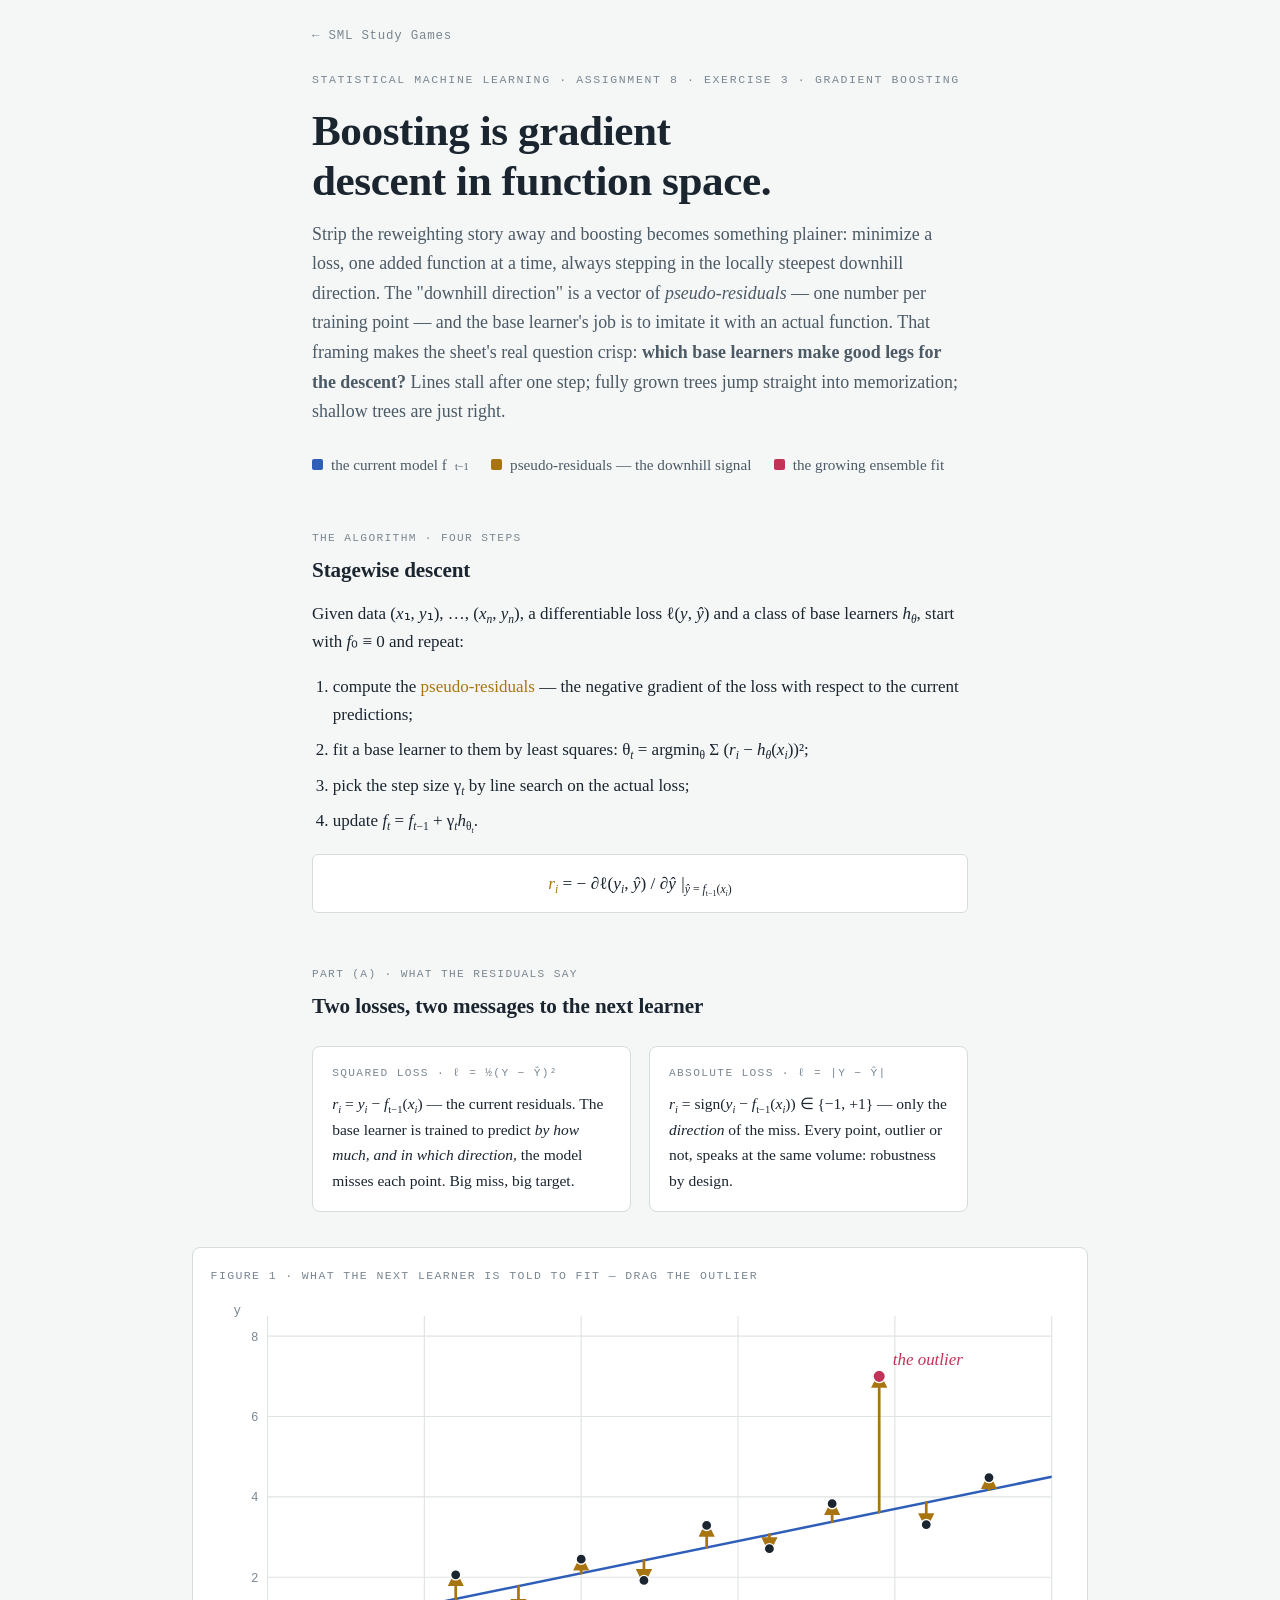
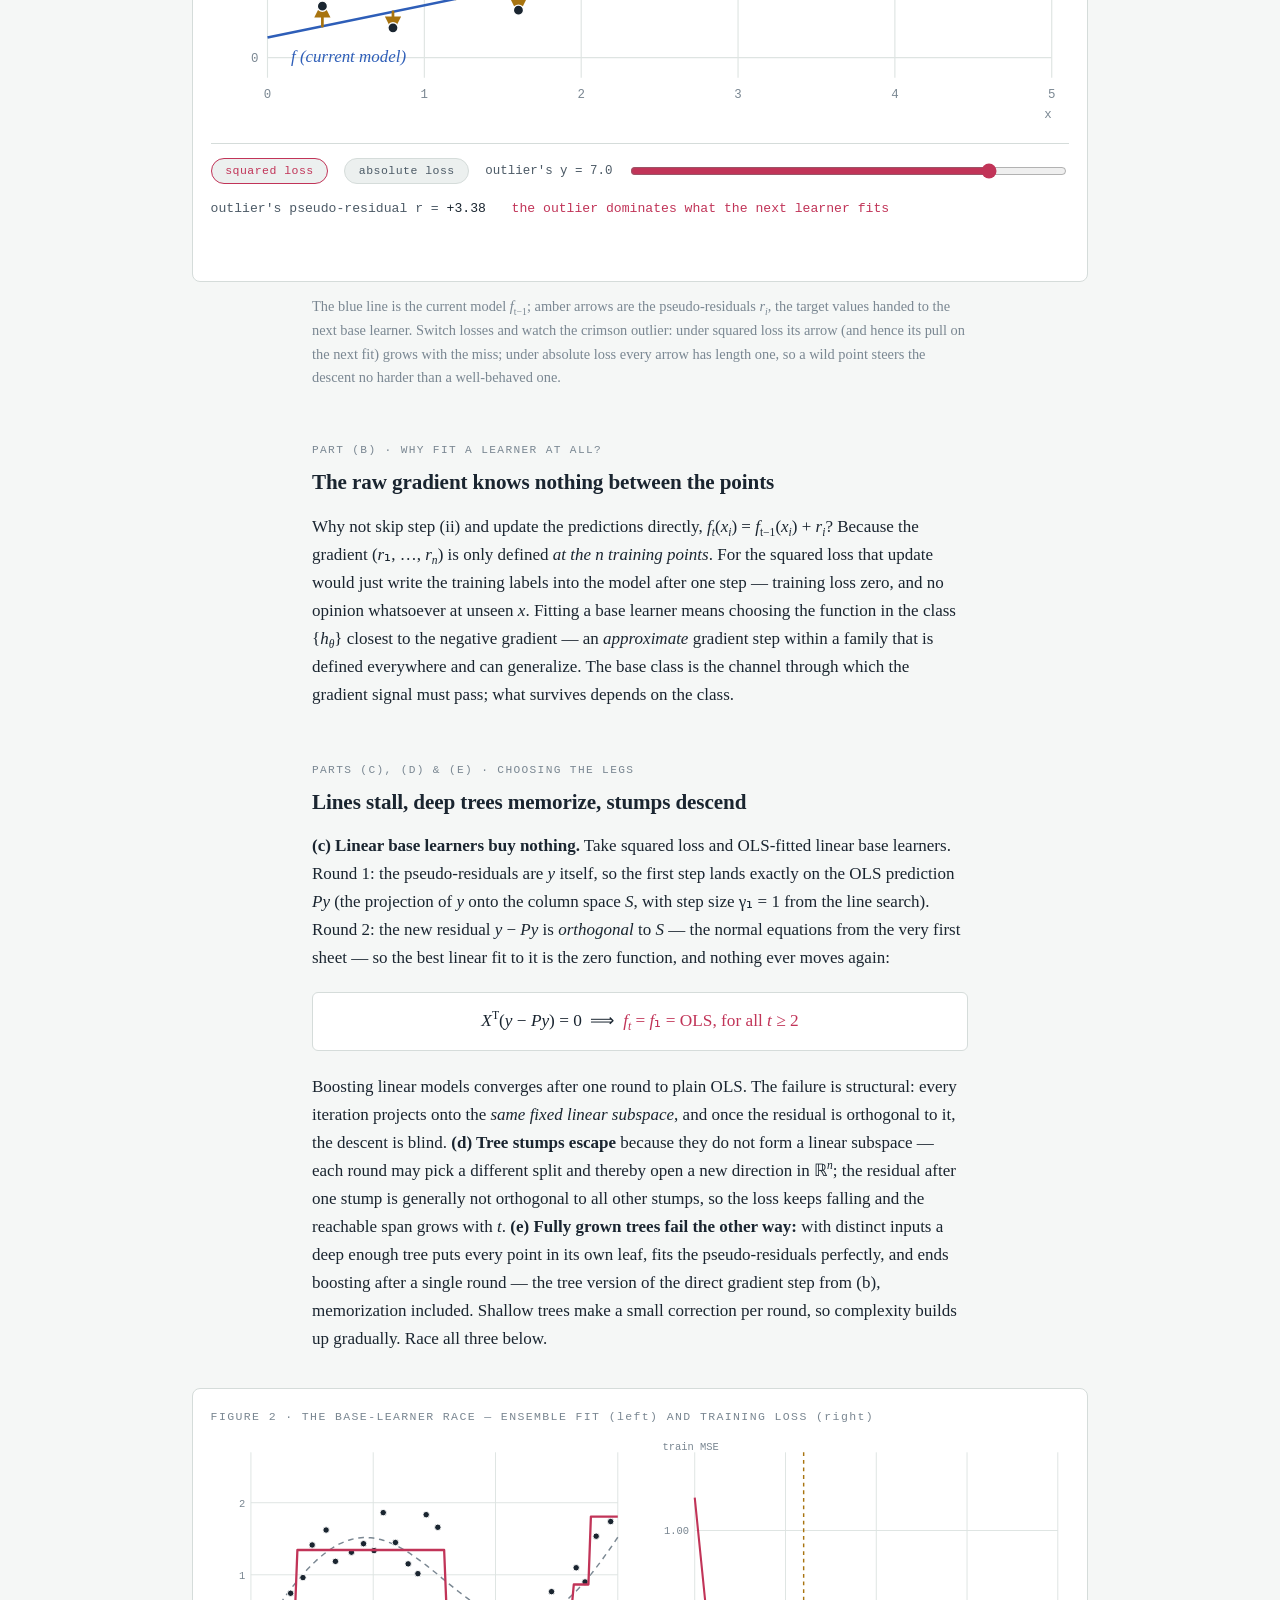
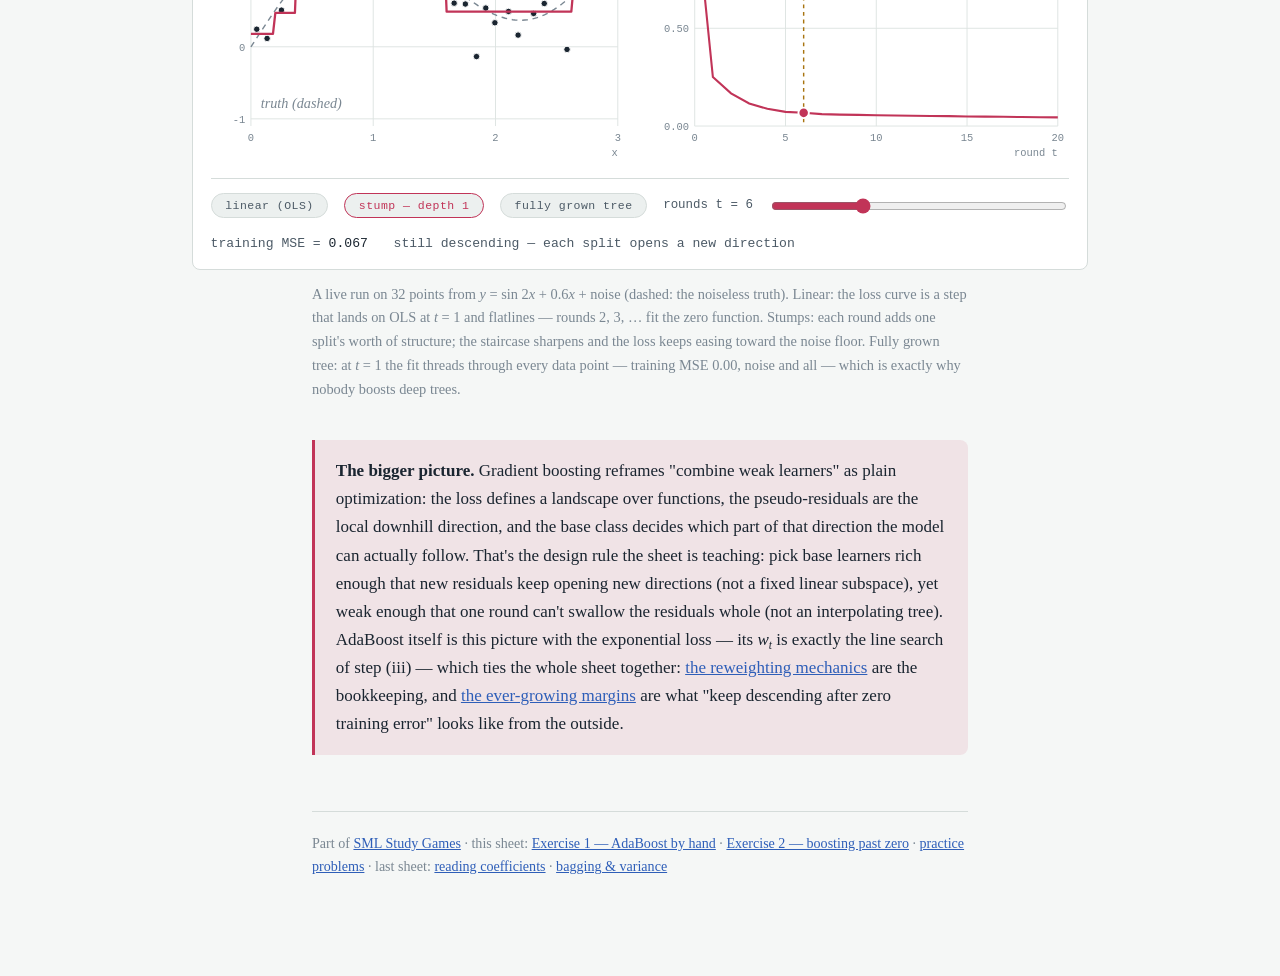
<file: gradboost.html>
<!DOCTYPE html>
<html lang="en">
<head>
  <meta charset="UTF-8">
  <meta name="viewport" content="width=device-width, initial-scale=1.0">
  <link rel="icon" href="data:image/svg+xml,<svg xmlns='http://www.w3.org/2000/svg' viewBox='0 0 100 100'><text y='.9em' font-size='90'>⛷️</text></svg>">
<title>Gradient Boosting — Descent in Function Space &amp; the Right Base Learner</title>
<style>
  :root {
    --surface: #F5F7F6;
    --surface-2: #ECF0EF;
    --ink: #1A2530;
    --ink-2: #4C5A66;
    --muted: #7A8792;
    --line: #D5DCDA;
    --blue: #2E5EB8;
    --blue-soft: rgba(46, 94, 184, 0.10);
    --crimson: #C13458;
    --crimson-soft: rgba(193, 52, 88, 0.10);
    --amber: #A87410;
    --amber-soft: rgba(168, 116, 16, 0.12);
    --grid: #DEE4E2;
    --card: #FFFFFF;
  }
  @media (prefers-color-scheme: dark) {
    :root {
      --surface: #131B22;
      --surface-2: #0E151B;
      --ink: #E8EDF1;
      --ink-2: #AEBAC4;
      --muted: #7E8B96;
      --line: #2B3843;
      --blue: #4A7BD0;
      --blue-soft: rgba(74, 123, 208, 0.16);
      --crimson: #D05578;
      --crimson-soft: rgba(208, 85, 120, 0.16);
      --amber: #BE8A2F;
      --amber-soft: rgba(190, 138, 47, 0.16);
      --grid: #223039;
      --card: #18222B;
    }
  }
  :root[data-theme="dark"] {
    --surface: #131B22;
    --surface-2: #0E151B;
    --ink: #E8EDF1;
    --ink-2: #AEBAC4;
    --muted: #7E8B96;
    --line: #2B3843;
    --blue: #4A7BD0;
    --blue-soft: rgba(74, 123, 208, 0.16);
    --crimson: #D05578;
    --crimson-soft: rgba(208, 85, 120, 0.16);
    --amber: #BE8A2F;
    --amber-soft: rgba(190, 138, 47, 0.16);
    --grid: #223039;
    --card: #18222B;
  }
  :root[data-theme="light"] {
    --surface: #F5F7F6;
    --surface-2: #ECF0EF;
    --ink: #1A2530;
    --ink-2: #4C5A66;
    --muted: #7A8792;
    --line: #D5DCDA;
    --blue: #2E5EB8;
    --blue-soft: rgba(46, 94, 184, 0.10);
    --crimson: #C13458;
    --crimson-soft: rgba(193, 52, 88, 0.10);
    --amber: #A87410;
    --amber-soft: rgba(168, 116, 16, 0.12);
    --grid: #DEE4E2;
    --card: #FFFFFF;
  }

  html { background: var(--surface); }
  body {
    font-family: Charter, "Bitstream Charter", Cambria, Georgia, serif;
    font-size: 17px;
    line-height: 1.65;
    color: var(--ink);
    background: var(--surface);
    margin: 0;
    padding: 0 1.25rem 6rem;
  }
  .prose { max-width: 41rem; margin: 0 auto; }
  .wide  { max-width: 56rem; margin: 2.2rem auto; }

  .eyebrow {
    font-family: ui-monospace, "SF Mono", Menlo, Consolas, monospace;
    font-size: 0.72rem;
    letter-spacing: 0.14em;
    text-transform: uppercase;
    color: var(--muted);
  }
  header.prose { padding-top: 4.5rem; }
  h1 {
    font-size: clamp(1.9rem, 5vw, 2.7rem);
    line-height: 1.15;
    font-weight: 700;
    margin: 0.5rem 0 0.9rem;
    text-wrap: balance;
    letter-spacing: -0.01em;
  }
  .lede { font-size: 1.12rem; color: var(--ink-2); margin: 0; text-wrap: pretty; }

  h2 {
    font-size: 1.32rem;
    font-weight: 700;
    margin: 3.2rem 0 0.8rem;
    letter-spacing: -0.005em;
    text-wrap: balance;
  }
  h2 .partref {
    font-family: ui-monospace, "SF Mono", Menlo, Consolas, monospace;
    font-size: 0.7rem;
    font-weight: 400;
    letter-spacing: 0.12em;
    text-transform: uppercase;
    color: var(--muted);
    display: block;
    margin-bottom: 0.35rem;
  }
  p { margin: 0 0 1.05rem; text-wrap: pretty; }
  a { color: var(--blue); }

  var, .mi {
    font-style: italic;
    font-family: Charter, "Bitstream Charter", Cambria, Georgia, serif;
    font-weight: 450;
  }
  sup, sub { font-size: 0.68em; line-height: 0; }

  .eq {
    font-size: 1.08rem;
    text-align: center;
    padding: 0.9rem 1rem;
    margin: 1.2rem 0 1.35rem;
    overflow-x: auto;
    white-space: nowrap;
  }
  .eq.boxed {
    background: var(--card);
    border: 1px solid var(--line);
    border-radius: 6px;
  }
  .b { color: var(--blue); }
  .c { color: var(--crimson); }
  .a { color: var(--amber); }

  .chips { display: flex; gap: 1.4rem; flex-wrap: wrap; margin: 1.6rem 0 0; }
  .chip {
    display: flex; align-items: baseline; gap: 0.5rem;
    font-size: 0.95rem; color: var(--ink-2);
  }
  .chip .dot { width: 0.72em; height: 0.72em; border-radius: 2px; flex: none; align-self: center; }
  .dot.b { background: var(--blue); }
  .dot.c { background: var(--crimson); }
  .dot.a { background: var(--amber); }

  figure { margin: 0; }
  .panel {
    background: var(--card);
    border: 1px solid var(--line);
    border-radius: 8px;
    padding: 1.1rem 1.1rem 0.9rem;
  }
  .fig-title {
    font-family: ui-monospace, "SF Mono", Menlo, Consolas, monospace;
    font-size: 0.72rem;
    letter-spacing: 0.12em;
    text-transform: uppercase;
    color: var(--muted);
    margin: 0 0 0.8rem;
  }
  .fig-title .tn { text-transform: none; }
  .fig-grid { display: grid; grid-template-columns: 1fr 1fr; gap: 1.4rem; }
  @media (max-width: 720px) { .fig-grid { grid-template-columns: 1fr; } }
  .fig-cell svg, .panel > svg { display: block; width: 100%; height: auto; }
  .axis-label {
    font-family: ui-monospace, "SF Mono", Menlo, Consolas, monospace;
    font-size: 11px;
    fill: var(--muted);
  }
  .svg-math { font-family: Charter, Cambria, Georgia, serif; font-style: italic; font-size: 15px; }

  .controls {
    display: flex; align-items: center; gap: 1rem; flex-wrap: wrap;
    margin-top: 1rem; padding-top: 0.9rem;
    border-top: 1px solid var(--line);
  }
  .controls label {
    font-family: ui-monospace, "SF Mono", Menlo, Consolas, monospace;
    font-size: 0.78rem; color: var(--ink-2);
  }
  input[type="range"] { flex: 1 1 8rem; min-width: 7rem; accent-color: var(--crimson); }
  input[type="range"]:focus-visible { outline: 2px solid var(--crimson); outline-offset: 2px; }
  button.preset {
    font-family: ui-monospace, "SF Mono", Menlo, Consolas, monospace;
    font-size: 0.72rem;
    letter-spacing: 0.04em;
    color: var(--ink-2);
    background: var(--surface-2);
    border: 1px solid var(--line);
    border-radius: 999px;
    padding: 0.32rem 0.85rem;
    cursor: pointer;
  }
  button.preset:hover, button.preset:focus-visible { border-color: var(--blue); color: var(--blue); }
  button.preset.active { border-color: var(--crimson); color: var(--crimson); }

  .readouts {
    display: flex; gap: 1.6rem; flex-wrap: wrap;
    font-family: ui-monospace, "SF Mono", Menlo, Consolas, monospace;
    font-size: 0.82rem;
    font-variant-numeric: tabular-nums;
    color: var(--ink-2);
    margin-top: 0.9rem;
  }
  .readouts b { font-weight: 400; color: var(--ink); }
  .flag { color: var(--crimson); opacity: 0; transition: opacity 0.25s; }
  .flag.amber { color: var(--amber); }
  .flag.on { opacity: 1; }
  @media (prefers-reduced-motion: reduce) { .flag { transition: none; } }

  figcaption {
    max-width: 41rem; margin: 0.8rem auto 0;
    font-size: 0.9rem; color: var(--muted); text-wrap: pretty;
  }

  .duo { display: grid; grid-template-columns: 1fr 1fr; gap: 1.1rem; margin: 1.4rem 0; }
  @media (max-width: 720px) { .duo { grid-template-columns: 1fr; } }
  .card {
    background: var(--card);
    border: 1px solid var(--line);
    border-radius: 8px;
    padding: 1.1rem 1.2rem;
    font-size: 0.97rem;
  }
  .card .tag {
    font-family: ui-monospace, "SF Mono", Menlo, Consolas, monospace;
    font-size: 0.7rem; letter-spacing: 0.12em; text-transform: uppercase;
    color: var(--muted); margin: 0 0 0.5rem;
  }
  .card p:last-child { margin-bottom: 0; }
  ol.steps { margin: 0 0 1.05rem; padding-left: 1.3rem; }
  ol.steps li { margin-bottom: 0.45rem; }

  .takeaway {
    border-left: 3px solid var(--crimson);
    background: var(--crimson-soft);
    border-radius: 0 8px 8px 0;
    padding: 1.1rem 1.3rem;
    margin: 2.4rem 0 0;
  }
  .takeaway p { margin: 0; }

  .backlink {
    max-width: 41rem;
    margin: 1.6rem auto -3rem;
    font-family: ui-monospace, "SF Mono", Menlo, Consolas, monospace;
    font-size: 0.78rem;
    letter-spacing: 0.06em;
  }
  .backlink a { color: var(--muted); text-decoration: none; }
  .backlink a:hover, .backlink a:focus-visible { color: var(--blue); }
  footer.site {
    max-width: 41rem;
    margin: 3.5rem auto 0;
    padding-top: 1.2rem;
    border-top: 1px solid var(--line);
    font-size: 0.88rem;
    color: var(--muted);
  }
  footer.site a { color: var(--blue); }
</style>
</head>
<body>

<nav class="backlink"><a href="./">← SML Study Games</a></nav>

<header class="prose">
  <p class="eyebrow">Statistical Machine Learning · Assignment 8 · Exercise 3 · Gradient Boosting</p>
  <h1>Boosting is gradient descent in function space.</h1>
  <p class="lede">
    Strip the reweighting story away and boosting becomes something plainer: minimize a loss, one
    added function at a time, always stepping in the locally steepest downhill direction. The
    "downhill direction" is a vector of <em>pseudo-residuals</em> — one number per training point —
    and the base learner's job is to imitate it with an actual function. That framing makes the
    sheet's real question crisp: <strong>which base learners make good legs for the descent?</strong>
    Lines stall after one step; fully grown trees jump straight into memorization; shallow trees
    are just right.
  </p>
  <div class="chips">
    <span class="chip"><span class="dot b"></span>the current model f<sub>t−1</sub></span>
    <span class="chip"><span class="dot a"></span>pseudo-residuals — the downhill signal</span>
    <span class="chip"><span class="dot c"></span>the growing ensemble fit</span>
  </div>
</header>

<section class="prose">
  <h2><span class="partref">the algorithm · four steps</span>Stagewise descent</h2>
  <p>
    Given data (<var>x</var>₁, <var>y</var>₁), …, (<var>x<sub>n</sub></var>, <var>y<sub>n</sub></var>),
    a differentiable loss ℓ(<var>y</var>, <var>ŷ</var>) and a class of base learners
    <var>h<sub>θ</sub></var>, start with <var>f</var>₀ ≡ 0 and repeat:
  </p>
  <ol class="steps">
    <li>compute the <span class="a">pseudo-residuals</span> — the negative gradient of the loss with respect to the current predictions;</li>
    <li>fit a base learner to them by least squares: θ<sub><var>t</var></sub> &#61; argmin<sub>θ</sub> Σ (<var>r<sub>i</sub></var> − <var>h<sub>θ</sub></var>(<var>x<sub>i</sub></var>))²;</li>
    <li>pick the step size γ<sub><var>t</var></sub> by line search on the actual loss;</li>
    <li>update <var>f<sub>t</sub></var> &#61; <var>f</var><sub><var>t</var>−1</sub> + γ<sub><var>t</var></sub><var>h</var><sub>θ<sub><var>t</var></sub></sub>.</li>
  </ol>
  <p class="eq boxed"><span class="a"><var>r<sub>i</sub></var></span> &#61; − ∂ℓ(<var>y<sub>i</sub></var>, <var>ŷ</var>) / ∂<var>ŷ</var> &#8202;|<sub><var>ŷ</var> &#61; <var>f</var><sub>t−1</sub>(<var>x<sub>i</sub></var>)</sub></p>
</section>

<section class="prose">
  <h2><span class="partref">part (a) · what the residuals say</span>Two losses, two messages to the next learner</h2>
  <div class="duo">
    <div class="card">
      <p class="tag">squared loss · ℓ = ½(y − ŷ)²</p>
      <p>
        <var>r<sub>i</sub></var> &#61; <var>y<sub>i</sub></var> − <var>f</var><sub>t−1</sub>(<var>x<sub>i</sub></var>) —
        the current residuals. The base learner is trained to predict <em>by how much, and in which
        direction,</em> the model misses each point. Big miss, big target.
      </p>
    </div>
    <div class="card">
      <p class="tag">absolute loss · ℓ = |y − ŷ|</p>
      <p>
        <var>r<sub>i</sub></var> &#61; sign(<var>y<sub>i</sub></var> − <var>f</var><sub>t−1</sub>(<var>x<sub>i</sub></var>)) ∈ {−1, +1} —
        only the <em>direction</em> of the miss. Every point, outlier or not, speaks at the same
        volume: robustness by design.
      </p>
    </div>
  </div>
</section>

<figure class="wide">
  <div class="panel">
    <p class="fig-title">Figure 1 · what the next learner is told to fit — drag the outlier</p>
    <svg id="pr-svg" viewBox="0 0 760 380" role="img" aria-label="Data points around a fitted line with amber arrows showing the pseudo-residuals; under squared loss the outlier's arrow is huge, under absolute loss all arrows have unit length"></svg>
    <div class="controls">
      <button class="preset active" id="lossSq">squared loss</button>
      <button class="preset" id="lossAbs">absolute loss</button>
      <label for="outy">outlier's y = <span id="outyval">7.0</span></label>
      <input type="range" id="outy" min="0" max="8.4" step="0.1" value="7" aria-label="y value of the outlier point">
    </div>
    <div class="readouts">
      <span>outlier's pseudo-residual r = <b id="routval">–</b></span>
      <span class="flag" id="shoutflag">the outlier dominates what the next learner fits</span>
      <span class="flag amber" id="quietflag">capped at ±1 — the outlier is just one voice among n</span>
    </div>
  </div>
  <figcaption>
    The blue line is the current model <var>f</var><sub>t−1</sub>; amber arrows are the
    pseudo-residuals <var>r<sub>i</sub></var>, the target values handed to the next base learner.
    Switch losses and watch the crimson outlier: under squared loss its arrow (and hence its pull on
    the next fit) grows with the miss; under absolute loss every arrow has length one, so a wild
    point steers the descent no harder than a well-behaved one.
  </figcaption>
</figure>

<section class="prose">
  <h2><span class="partref">part (b) · why fit a learner at all?</span>The raw gradient knows nothing between the points</h2>
  <p>
    Why not skip step (ii) and update the predictions directly,
    <var>f<sub>t</sub></var>(<var>x<sub>i</sub></var>) &#61; <var>f</var><sub>t−1</sub>(<var>x<sub>i</sub></var>) + <var>r<sub>i</sub></var>?
    Because the gradient (<var>r</var>₁, …, <var>r<sub>n</sub></var>) is only defined <em>at the n
    training points</em>. For the squared loss that update would just write the training labels into
    the model after one step — training loss zero, and no opinion whatsoever at unseen
    <var>x</var>. Fitting a base learner means choosing the function in the class
    {<var>h<sub>θ</sub></var>} closest to the negative gradient — an <em>approximate</em> gradient
    step within a family that is defined everywhere and can generalize. The base class is the
    channel through which the gradient signal must pass; what survives depends on the class.
  </p>
</section>

<section class="prose">
  <h2><span class="partref">parts (c), (d) &amp; (e) · choosing the legs</span>Lines stall, deep trees memorize, stumps descend</h2>
  <p>
    <strong>(c) Linear base learners buy nothing.</strong> Take squared loss and OLS-fitted linear
    base learners. Round 1: the pseudo-residuals are <var>y</var> itself, so the first step lands
    exactly on the OLS prediction <var>Py</var> (the projection of <var>y</var> onto the column
    space <var>S</var>, with step size γ₁ = 1 from the line search). Round 2: the new residual
    <var>y</var> − <var>Py</var> is <em>orthogonal</em> to <var>S</var> — the normal equations from
    the very first sheet — so the best linear fit to it is the zero function, and nothing ever
    moves again:
  </p>
  <p class="eq boxed"><var>X</var><sup>T</sup>(<var>y</var> − <var>Py</var>) &#61; 0 &nbsp;⟹&nbsp; <span class="c"><var>f<sub>t</sub></var> &#61; <var>f</var>₁ &#61; OLS, for all <var>t</var> ≥ 2</span></p>
  <p>
    Boosting linear models converges after one round to plain OLS. The failure is structural: every
    iteration projects onto the <em>same fixed linear subspace</em>, and once the residual is
    orthogonal to it, the descent is blind. <strong>(d) Tree stumps escape</strong> because they do
    not form a linear subspace — each round may pick a different split and thereby open a new
    direction in ℝ<sup><var>n</var></sup>; the residual after one stump is generally not orthogonal
    to all other stumps, so the loss keeps falling and the reachable span grows with <var>t</var>.
    <strong>(e) Fully grown trees fail the other way:</strong> with distinct inputs a deep enough
    tree puts every point in its own leaf, fits the pseudo-residuals perfectly, and ends boosting
    after a single round — the tree version of the direct gradient step from (b), memorization
    included. Shallow trees make a small correction per round, so complexity builds up gradually.
    Race all three below.
  </p>
</section>

<figure class="wide">
  <div class="panel">
    <p class="fig-title">Figure 2 · the base-learner race — ensemble fit <span class="tn">(left)</span> and training loss <span class="tn">(right)</span></p>
    <div class="fig-grid">
      <div class="fig-cell"><svg id="fit-svg" viewBox="0 0 440 340" role="img" aria-label="Data drawn from a wavy function with the boosted ensemble fit after t rounds; stumps refine into a staircase, the linear fit never changes after round one, the deep tree interpolates every point immediately"></svg></div>
      <div class="fig-cell"><svg id="loss-svg" viewBox="0 0 440 340" role="img" aria-label="Training mean squared error against the boosting round for the chosen base learner"></svg></div>
    </div>
    <div class="controls">
      <button class="preset" id="blLin">linear (OLS)</button>
      <button class="preset active" id="blStump">stump — depth 1</button>
      <button class="preset" id="blTree">fully grown tree</button>
      <label for="round">rounds t = <span id="roundval">6</span></label>
      <input type="range" id="round" min="0" max="20" step="1" value="6" aria-label="number of boosting rounds">
    </div>
    <div class="readouts">
      <span>training MSE = <b id="mseval">–</b></span>
      <span id="blnote" style="color: var(--ink-2);"></span>
    </div>
  </div>
  <figcaption>
    A live run on 32 points from <var>y</var> = sin 2<var>x</var> + 0.6<var>x</var> + noise (dashed:
    the noiseless truth). Linear: the loss curve is a step that lands on OLS at
    <var>t</var> = 1 and flatlines — rounds 2, 3, … fit the zero function. Stumps: each round adds
    one split's worth of structure; the staircase sharpens and the loss keeps easing toward the
    noise floor. Fully grown tree: at <var>t</var> = 1 the fit threads through every data point —
    training MSE 0.00, noise and all — which is exactly why nobody boosts deep trees.
  </figcaption>
</figure>

<section class="prose">
  <div class="takeaway">
    <p>
      <strong>The bigger picture.</strong> Gradient boosting reframes "combine weak learners" as
      plain optimization: the loss defines a landscape over functions, the pseudo-residuals are the
      local downhill direction, and the base class decides which part of that direction the model
      can actually follow. That's the design rule the sheet is teaching: pick base learners rich
      enough that new residuals keep opening new directions (not a fixed linear subspace), yet weak
      enough that one round can't swallow the residuals whole (not an interpolating tree). AdaBoost
      itself is this picture with the exponential loss — its <var>w<sub>t</sub></var> is exactly the
      line search of step (iii) — which ties the whole sheet together: <a href="adaboost.html">the
      reweighting mechanics</a> are the bookkeeping, and <a href="margins.html">the ever-growing
      margins</a> are what "keep descending after zero training error" looks like from the outside.
    </p>
  </div>
</section>

<script>
(function () {
  var NS = "http://www.w3.org/2000/svg";
  function el(parent, tag, attrs) {
    var e = document.createElementNS(NS, tag);
    for (var k in attrs) e.setAttribute(k, attrs[k]);
    parent.appendChild(e);
    return e;
  }
  function txt(parent, x, y, s, attrs) {
    attrs = attrs || {};
    attrs.x = x; attrs.y = y;
    if (!attrs["class"]) attrs["class"] = "svg-math";
    var t = el(parent, "text", attrs);
    t.textContent = s;
    return t;
  }

  /* ---------- Figure 1: pseudo-residual arrows ---------- */
  var svg1 = document.getElementById("pr-svg");
  var m1 = { l: 50, r: 16, t: 16, b: 44 }, W1 = 760, H1 = 380;
  var XLO = 0, XHI = 5, YLO = -0.5, YHI = 8.5;
  function ax(v) { return m1.l + ((v - XLO) / (XHI - XLO)) * (W1 - m1.l - m1.r); }
  function ay(v) { return H1 - m1.b - ((v - YLO) / (YHI - YLO)) * (H1 - m1.t - m1.b); }

  var defs1 = el(svg1, "defs", {});
  var mk = el(defs1, "marker", {
    id: "arrA", viewBox: "0 0 10 10", refX: 7, refY: 5,
    markerWidth: 6, markerHeight: 6, orient: "auto-start-reverse"
  });
  el(mk, "path", { d: "M0,0 L10,5 L0,10 z", fill: "var(--amber)" });

  for (var g = 0; g <= 5; g++) {
    el(svg1, "line", { x1: ax(g), y1: m1.t, x2: ax(g), y2: H1 - m1.b, stroke: "var(--grid)", "stroke-width": 1 });
    txt(svg1, ax(g), H1 - m1.b + 18, g, { "class": "axis-label", "text-anchor": "middle" });
  }
  for (g = 0; g <= 8; g += 2) {
    el(svg1, "line", { x1: m1.l, y1: ay(g), x2: W1 - m1.r, y2: ay(g), stroke: "var(--grid)", "stroke-width": 1 });
    txt(svg1, m1.l - 8, ay(g) + 4, g, { "class": "axis-label", "text-anchor": "end" });
  }
  txt(svg1, W1 - m1.r, H1 - 8, "x", { "class": "axis-label", "text-anchor": "end" });
  txt(svg1, m1.l - 30, m1.t - 2, "y", { "class": "axis-label" });

  function fcur(x) { return 0.8 * x + 0.5; }
  el(svg1, "line", { x1: ax(XLO), y1: ay(fcur(XLO)), x2: ax(XHI), y2: ay(fcur(XHI)), stroke: "var(--blue)", "stroke-width": 2.2 });
  txt(svg1, ax(0.15), ay(fcur(0.15)) + 26, "f (current model)", { fill: "var(--blue)", "font-size": "13", style: "fill: var(--blue);" });

  var BASE = [
    { x: 0.35, dy: 0.5 }, { x: 0.8, dy: -0.4 }, { x: 1.2, dy: 0.6 }, { x: 1.6, dy: -0.6 },
    { x: 2.0, dy: 0.35 }, { x: 2.4, dy: -0.5 }, { x: 2.8, dy: 0.55 }, { x: 3.2, dy: -0.35 },
    { x: 3.6, dy: 0.45 }, { x: 4.2, dy: -0.55 }, { x: 4.6, dy: 0.3 }
  ];
  BASE.forEach(function (p) {
    p.y = fcur(p.x) + p.dy;
    p.arrow = el(svg1, "line", { stroke: "var(--amber)", "stroke-width": 2.4, "marker-end": "url(#arrA)", "stroke-linecap": "round" });
  });
  BASE.forEach(function (p) {
    el(svg1, "circle", { cx: ax(p.x), cy: ay(p.y), r: 4.5, fill: "var(--ink)", stroke: "var(--card)", "stroke-width": 1.2 });
  });
  var OUT = { x: 3.9 };
  OUT.arrow = el(svg1, "line", { stroke: "var(--amber)", "stroke-width": 2.4, "marker-end": "url(#arrA)", "stroke-linecap": "round" });
  OUT.dot = el(svg1, "circle", { cx: ax(OUT.x), r: 5.5, fill: "var(--crimson)", stroke: "var(--card)", "stroke-width": 1.2 });
  txt(svg1, ax(OUT.x) + 12, ay(7) - 10, "the outlier", { fill: "var(--crimson)", "font-size": "13", style: "fill: var(--crimson);" });

  var lossSqB = document.getElementById("lossSq"), lossAbsB = document.getElementById("lossAbs");
  var outS = document.getElementById("outy"), outEl = document.getElementById("outyval");
  var routEl = document.getElementById("routval");
  var shoutFlag = document.getElementById("shoutflag"), quietFlag = document.getElementById("quietflag");
  var lossMode = "sq";

  function setArrow(a, x, resid) {
    var y0 = fcur(x);
    var tip = lossMode === "sq" ? y0 + resid : y0 + Math.sign(resid) * 0.55;
    a.setAttribute("x1", ax(x)); a.setAttribute("y1", ay(y0));
    a.setAttribute("x2", ax(x)); a.setAttribute("y2", ay(tip));
  }
  function render1() {
    var oy = parseFloat(outS.value);
    outEl.textContent = oy.toFixed(1);
    OUT.y = oy;
    OUT.dot.setAttribute("cy", ay(oy));
    BASE.forEach(function (p) { setArrow(p.arrow, p.x, p.y - fcur(p.x)); });
    var rout = oy - fcur(OUT.x);
    setArrow(OUT.arrow, OUT.x, rout);
    var shown = lossMode === "sq" ? rout : Math.sign(rout);
    routEl.textContent = (shown >= 0 ? "+" : "") + shown.toFixed(2);
    shoutFlag.classList.toggle("on", lossMode === "sq" && Math.abs(rout) > 1.8);
    quietFlag.classList.toggle("on", lossMode === "abs");
  }
  lossSqB.addEventListener("click", function () {
    lossMode = "sq"; lossSqB.classList.add("active"); lossAbsB.classList.remove("active"); render1();
  });
  lossAbsB.addEventListener("click", function () {
    lossMode = "abs"; lossAbsB.classList.add("active"); lossSqB.classList.remove("active"); render1();
  });
  outS.addEventListener("input", render1);
  render1();

  /* ---------- Figure 2: the base-learner race ---------- */
  var seed = 42 >>> 0;
  function rnd() { seed = (seed * 1664525 + 1013904223) >>> 0; return seed / 4294967296; }
  function gauss() {
    var u = Math.max(rnd(), 1e-12), v = rnd();
    return Math.sqrt(-2 * Math.log(u)) * Math.cos(2 * Math.PI * v);
  }

  var N = 32, TMAXR = 20;
  function ftrue(x) { return Math.sin(2 * x) + 0.6 * x; }
  var xs = [], ys = [];
  for (var i = 0; i < N; i++) xs.push(0.06 + (2.88 * i) / (N - 1) + (rnd() - 0.5) * 0.05);
  xs.sort(function (a, b) { return a - b; });
  for (i = 0; i < N; i++) ys.push(ftrue(xs[i]) + 0.35 * gauss());

  var GX = [];
  for (i = 0; i <= 150; i++) GX.push((3 * i) / 150);

  function mseOf(pred) {
    var s = 0;
    for (var i = 0; i < N; i++) s += (ys[i] - pred[i]) * (ys[i] - pred[i]);
    return s / N;
  }

  // --- stump boosting ---
  var stumpCurves = [], stumpMSE = [];
  (function () {
    var pred = new Array(N).fill(0), curve = new Array(GX.length).fill(0);
    stumpCurves.push(curve.slice());
    stumpMSE.push(mseOf(pred));
    for (var t = 0; t < TMAXR; t++) {
      var r = [];
      for (var i = 0; i < N; i++) r.push(ys[i] - pred[i]);
      var best = { sse: Infinity, thr: 0, mL: 0, mR: 0 };
      for (var k = 0; k < N - 1; k++) {
        var thr = (xs[k] + xs[k + 1]) / 2;
        var sL = 0, nL = k + 1, sR = 0, nR = N - nL;
        for (i = 0; i <= k; i++) sL += r[i];
        for (i = k + 1; i < N; i++) sR += r[i];
        var mL = sL / nL, mR = sR / nR, sse = 0;
        for (i = 0; i < N; i++) {
          var h = xs[i] <= thr ? mL : mR;
          sse += (r[i] - h) * (r[i] - h);
        }
        if (sse < best.sse) best = { sse: sse, thr: thr, mL: mL, mR: mR };
      }
      for (i = 0; i < N; i++) pred[i] += xs[i] <= best.thr ? best.mL : best.mR;
      for (i = 0; i < GX.length; i++) curve[i] += GX[i] <= best.thr ? best.mL : best.mR;
      stumpCurves.push(curve.slice());
      stumpMSE.push(mseOf(pred));
    }
  })();

  // --- linear (OLS) ---
  var linCurve, linMSE;
  (function () {
    var mx = 0, myv = 0;
    for (var i = 0; i < N; i++) { mx += xs[i] / N; myv += ys[i] / N; }
    var sxy = 0, sxx = 0;
    for (i = 0; i < N; i++) { sxy += (xs[i] - mx) * (ys[i] - myv); sxx += (xs[i] - mx) * (xs[i] - mx); }
    var b1 = sxy / sxx, b0 = myv - b1 * mx;
    linCurve = GX.map(function (x) { return b0 + b1 * x; });
    var pred = xs.map(function (x) { return b0 + b1 * x; });
    linMSE = mseOf(pred);
  })();

  // --- fully grown tree: interpolating staircase ---
  var treeCurve = GX.map(function (x) {
    var lo = 0, hi = N - 1;
    if (x <= xs[0]) return ys[0];
    if (x >= xs[N - 1]) return ys[N - 1];
    for (var i = 0; i < N - 1; i++) {
      if (x >= xs[i] && x < xs[i + 1]) return x - xs[i] < xs[i + 1] - x ? ys[i] : ys[i + 1];
    }
    return ys[N - 1];
  });

  var m0 = mseOf(new Array(N).fill(0));

  // --- left panel: fit ---
  var fsvg = document.getElementById("fit-svg");
  var mf = { l: 42, r: 12, t: 14, b: 38 }, WF = 440, HF = 340;
  var FYLO = -1.1, FYHI = 2.7;
  function fx(v) { return mf.l + (v / 3) * (WF - mf.l - mf.r); }
  function fy(v) { return HF - mf.b - ((v - FYLO) / (FYHI - FYLO)) * (HF - mf.t - mf.b); }

  [0, 1, 2, 3].forEach(function (v) {
    el(fsvg, "line", { x1: fx(v), y1: mf.t, x2: fx(v), y2: HF - mf.b, stroke: "var(--grid)", "stroke-width": 1 });
    txt(fsvg, fx(v), HF - mf.b + 16, v, { "class": "axis-label", "text-anchor": "middle" });
  });
  [-1, 0, 1, 2].forEach(function (v) {
    el(fsvg, "line", { x1: mf.l, y1: fy(v), x2: WF - mf.r, y2: fy(v), stroke: "var(--grid)", "stroke-width": 1 });
    txt(fsvg, mf.l - 6, fy(v) + 4, v, { "class": "axis-label", "text-anchor": "end" });
  });
  txt(fsvg, WF - mf.r, HF - 6, "x", { "class": "axis-label", "text-anchor": "end" });

  var td = "";
  GX.forEach(function (x, i) { td += (i ? "L" : "M") + fx(x).toFixed(1) + "," + fy(ftrue(x)).toFixed(1); });
  el(fsvg, "path", { d: td, fill: "none", stroke: "var(--muted)", "stroke-width": 1.5, "stroke-dasharray": "6 5" });
  txt(fsvg, fx(0.08), fy(-0.85), "truth (dashed)", { fill: "var(--muted)", "font-size": "12.5" });

  for (i = 0; i < N; i++) {
    el(fsvg, "circle", { cx: fx(xs[i]), cy: fy(ys[i]), r: 3.4, fill: "var(--ink)", stroke: "var(--card)", "stroke-width": 1 });
  }
  var fitPath = el(fsvg, "path", { d: "", fill: "none", stroke: "var(--crimson)", "stroke-width": 2.4, "stroke-linejoin": "round" });

  // --- right panel: loss curve ---
  var lsvg = document.getElementById("loss-svg");
  var ml = { l: 46, r: 12, t: 14, b: 38 }, WL = 440, HL = 340;
  var LYMAX = Math.ceil(m0 * 1.15 * 10) / 10;
  function lx(t) { return ml.l + (t / TMAXR) * (WL - ml.l - ml.r); }
  function ly(v) { return ml.t + (1 - v / LYMAX) * (HL - ml.t - ml.b); }

  for (var tt = 0; tt <= TMAXR; tt += 5) {
    el(lsvg, "line", { x1: lx(tt), y1: ml.t, x2: lx(tt), y2: HL - ml.b, stroke: "var(--grid)", "stroke-width": 1 });
    txt(lsvg, lx(tt), HL - ml.b + 16, tt, { "class": "axis-label", "text-anchor": "middle" });
  }
  var lstep = LYMAX > 1 ? 0.5 : 0.25;
  for (var vv = 0; vv <= LYMAX + 1e-9; vv += lstep) {
    el(lsvg, "line", { x1: ml.l, y1: ly(vv), x2: WL - ml.r, y2: ly(vv), stroke: "var(--grid)", "stroke-width": 1 });
    txt(lsvg, ml.l - 6, ly(vv) + 4, vv.toFixed(2), { "class": "axis-label", "text-anchor": "end" });
  }
  txt(lsvg, WL - ml.r, HL - 6, "round t", { "class": "axis-label", "text-anchor": "end" });
  txt(lsvg, ml.l - 34, ml.t - 2, "train MSE", { "class": "axis-label" });

  var lossPath = el(lsvg, "path", { d: "", fill: "none", stroke: "var(--crimson)", "stroke-width": 2.2 });
  var lMark = el(lsvg, "line", { stroke: "var(--amber)", "stroke-width": 1.5, "stroke-dasharray": "4 4", y1: ml.t, y2: HL - ml.b });
  var lDot = el(lsvg, "circle", { r: 5.5, fill: "var(--crimson)", stroke: "var(--card)", "stroke-width": 2 });

  var learner = "stump";
  var blLin = document.getElementById("blLin"), blStump = document.getElementById("blStump"), blTree = document.getElementById("blTree");
  var roundS = document.getElementById("round"), roundEl = document.getElementById("roundval");
  var mseEl = document.getElementById("mseval"), noteEl = document.getElementById("blnote");

  function mseAt(t) {
    if (learner === "stump") return stumpMSE[t];
    if (learner === "lin") return t === 0 ? m0 : linMSE;
    return t === 0 ? m0 : 0;
  }
  function curveAt(t) {
    if (learner === "stump") return stumpCurves[t];
    if (learner === "lin") return t === 0 ? GX.map(function () { return 0; }) : linCurve;
    return t === 0 ? GX.map(function () { return 0; }) : treeCurve;
  }
  var NOTES = {
    lin: "flatlined after t = 1 — the residual is orthogonal to every line",
    stump: "still descending — each split opens a new direction",
    tree: "training MSE 0 after one round — memorized, noise and all"
  };
  function render2() {
    var t = parseInt(roundS.value, 10);
    roundEl.textContent = t;
    var cv = curveAt(t);
    var d = "";
    if (learner === "lin" || (learner === "stump" && t === 0)) {
      d = "M" + fx(GX[0]).toFixed(1) + "," + fy(Math.max(FYLO, Math.min(FYHI, cv[0]))).toFixed(1) +
          "L" + fx(GX[GX.length - 1]).toFixed(1) + "," + fy(Math.max(FYLO, Math.min(FYHI, cv[cv.length - 1]))).toFixed(1);
    } else {
      GX.forEach(function (x, i) {
        var v = Math.max(FYLO, Math.min(FYHI, cv[i]));
        d += (i ? "L" : "M") + fx(x).toFixed(1) + "," + fy(v).toFixed(1);
      });
    }
    fitPath.setAttribute("d", d);
    var ld = "";
    for (var s = 0; s <= TMAXR; s++) ld += (s ? "L" : "M") + lx(s).toFixed(1) + "," + ly(mseAt(s)).toFixed(1);
    lossPath.setAttribute("d", ld);
    lMark.setAttribute("x1", lx(t)); lMark.setAttribute("x2", lx(t));
    lDot.setAttribute("cx", lx(t)); lDot.setAttribute("cy", ly(mseAt(t)));
    mseEl.textContent = mseAt(t).toFixed(3);
    noteEl.textContent = t === 0 ? "t = 0: the model is f ≡ 0 — slide right" : NOTES[learner];
  }
  function pick(name, btn) {
    learner = name;
    [blLin, blStump, blTree].forEach(function (b) { b.classList.remove("active"); });
    btn.classList.add("active");
    render2();
  }
  blLin.addEventListener("click", function () { pick("lin", blLin); });
  blStump.addEventListener("click", function () { pick("stump", blStump); });
  blTree.addEventListener("click", function () { pick("tree", blTree); });
  roundS.addEventListener("input", render2);
  render2();
})();
</script>
<footer class="site prose">Part of <a href="./">SML Study Games</a> · this sheet: <a href="adaboost.html">Exercise 1 — AdaBoost by hand</a> · <a href="margins.html">Exercise 2 — boosting past zero</a> · <a href="practice8.html">practice problems</a> · last sheet: <a href="coefficients.html">reading coefficients</a> · <a href="bagging.html">bagging &amp; variance</a></footer>
</body>
</html>
</file>
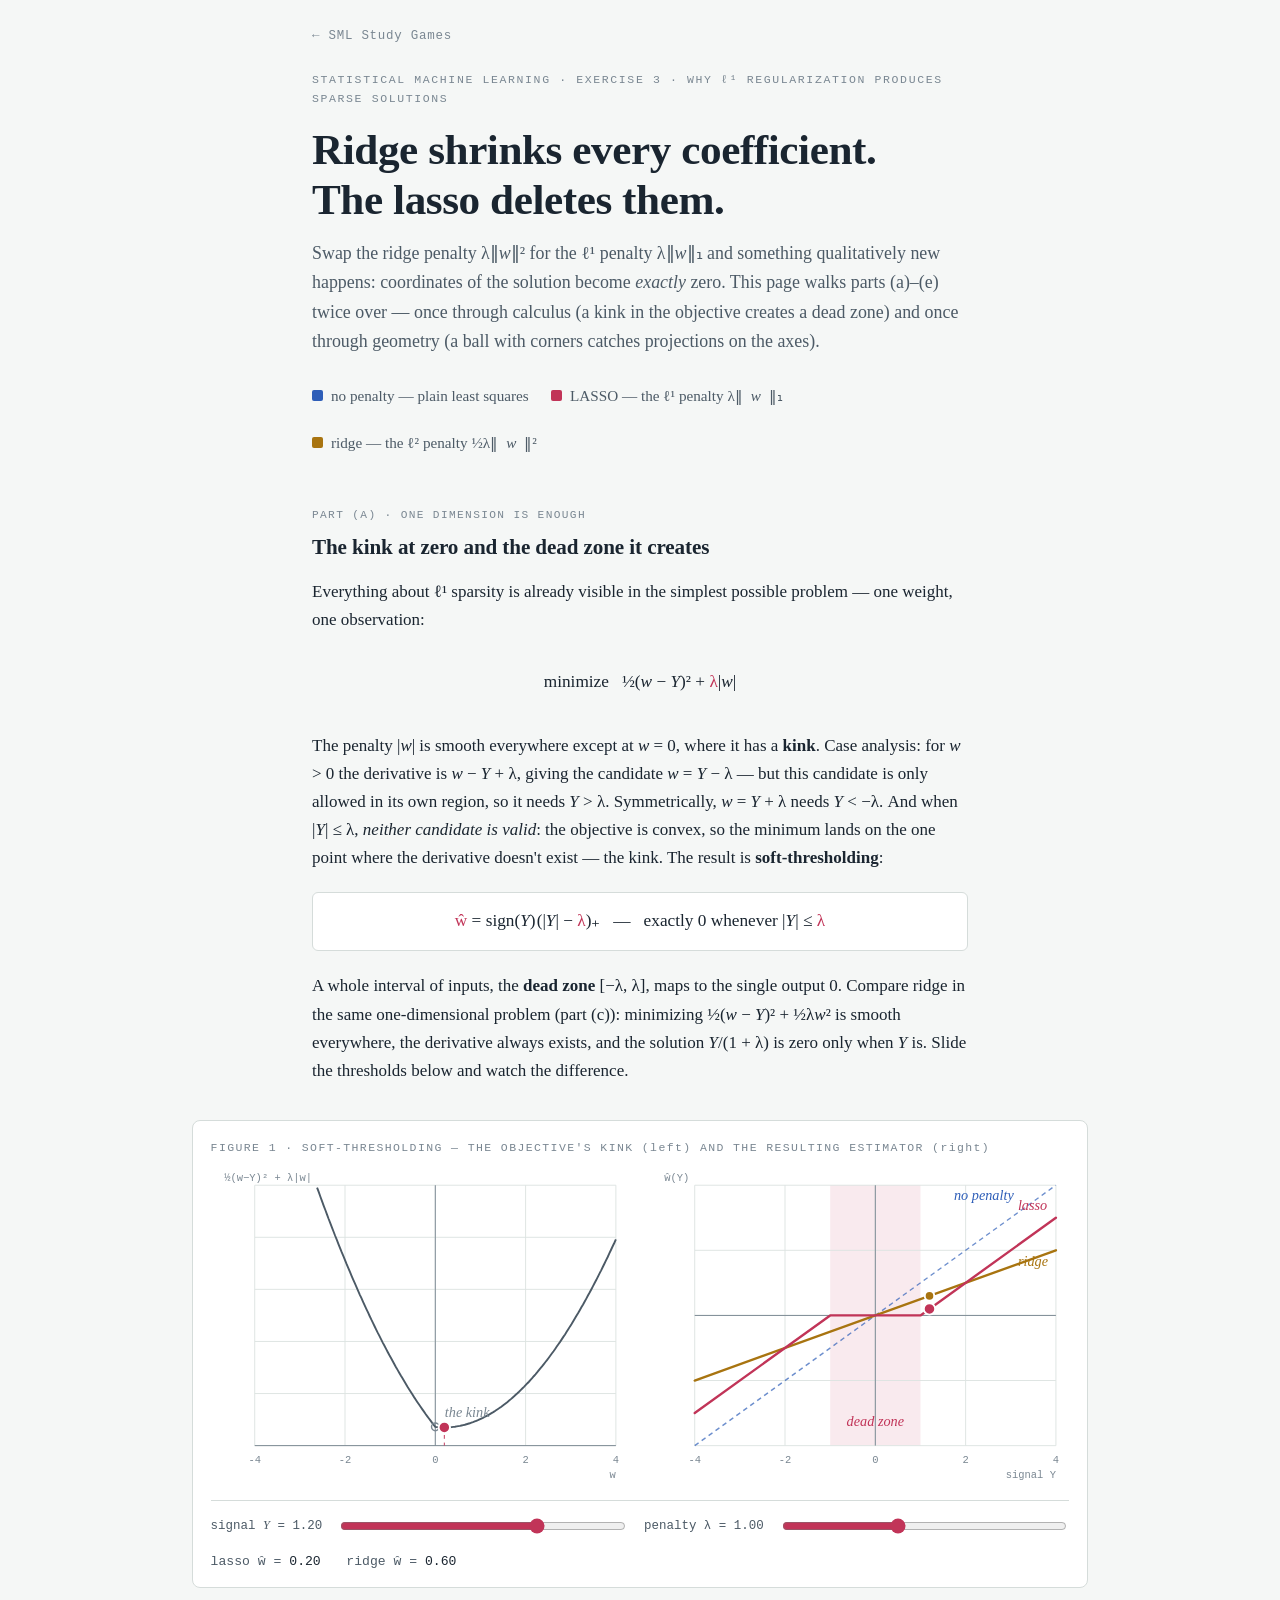
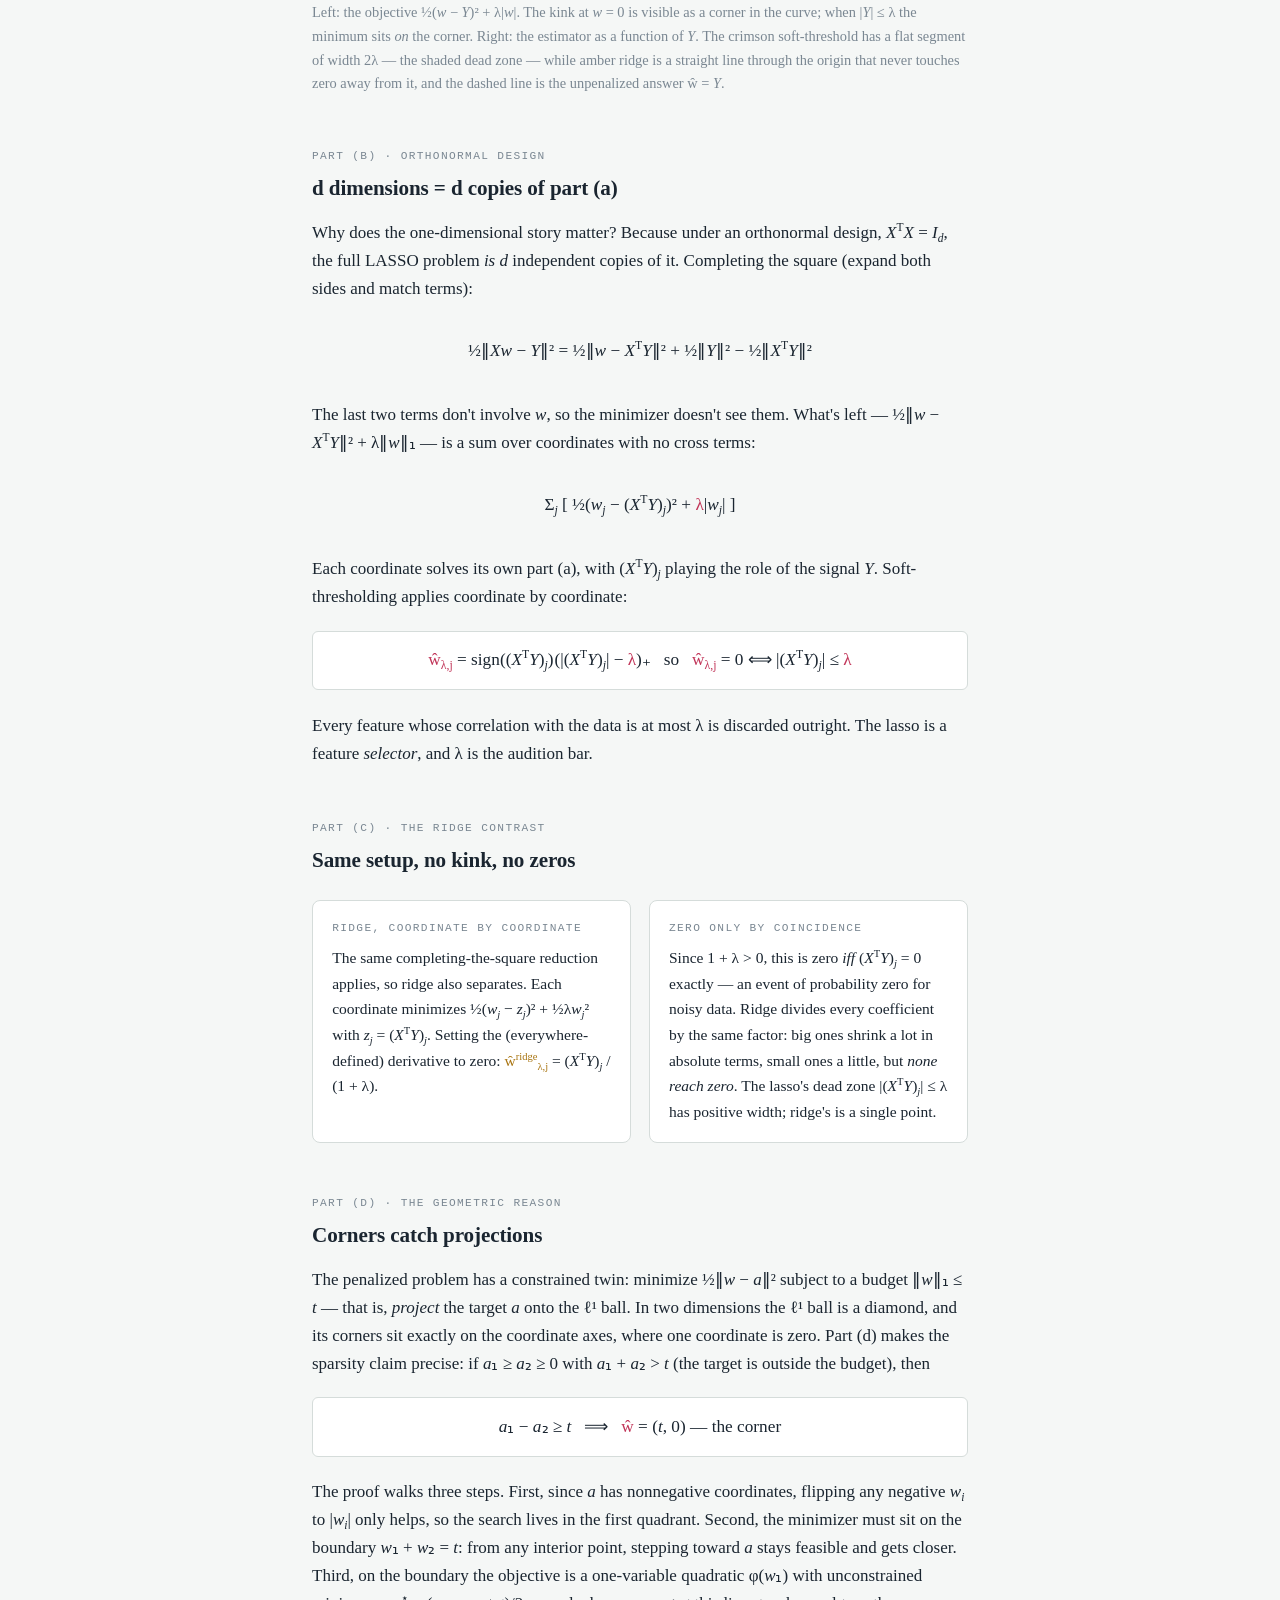
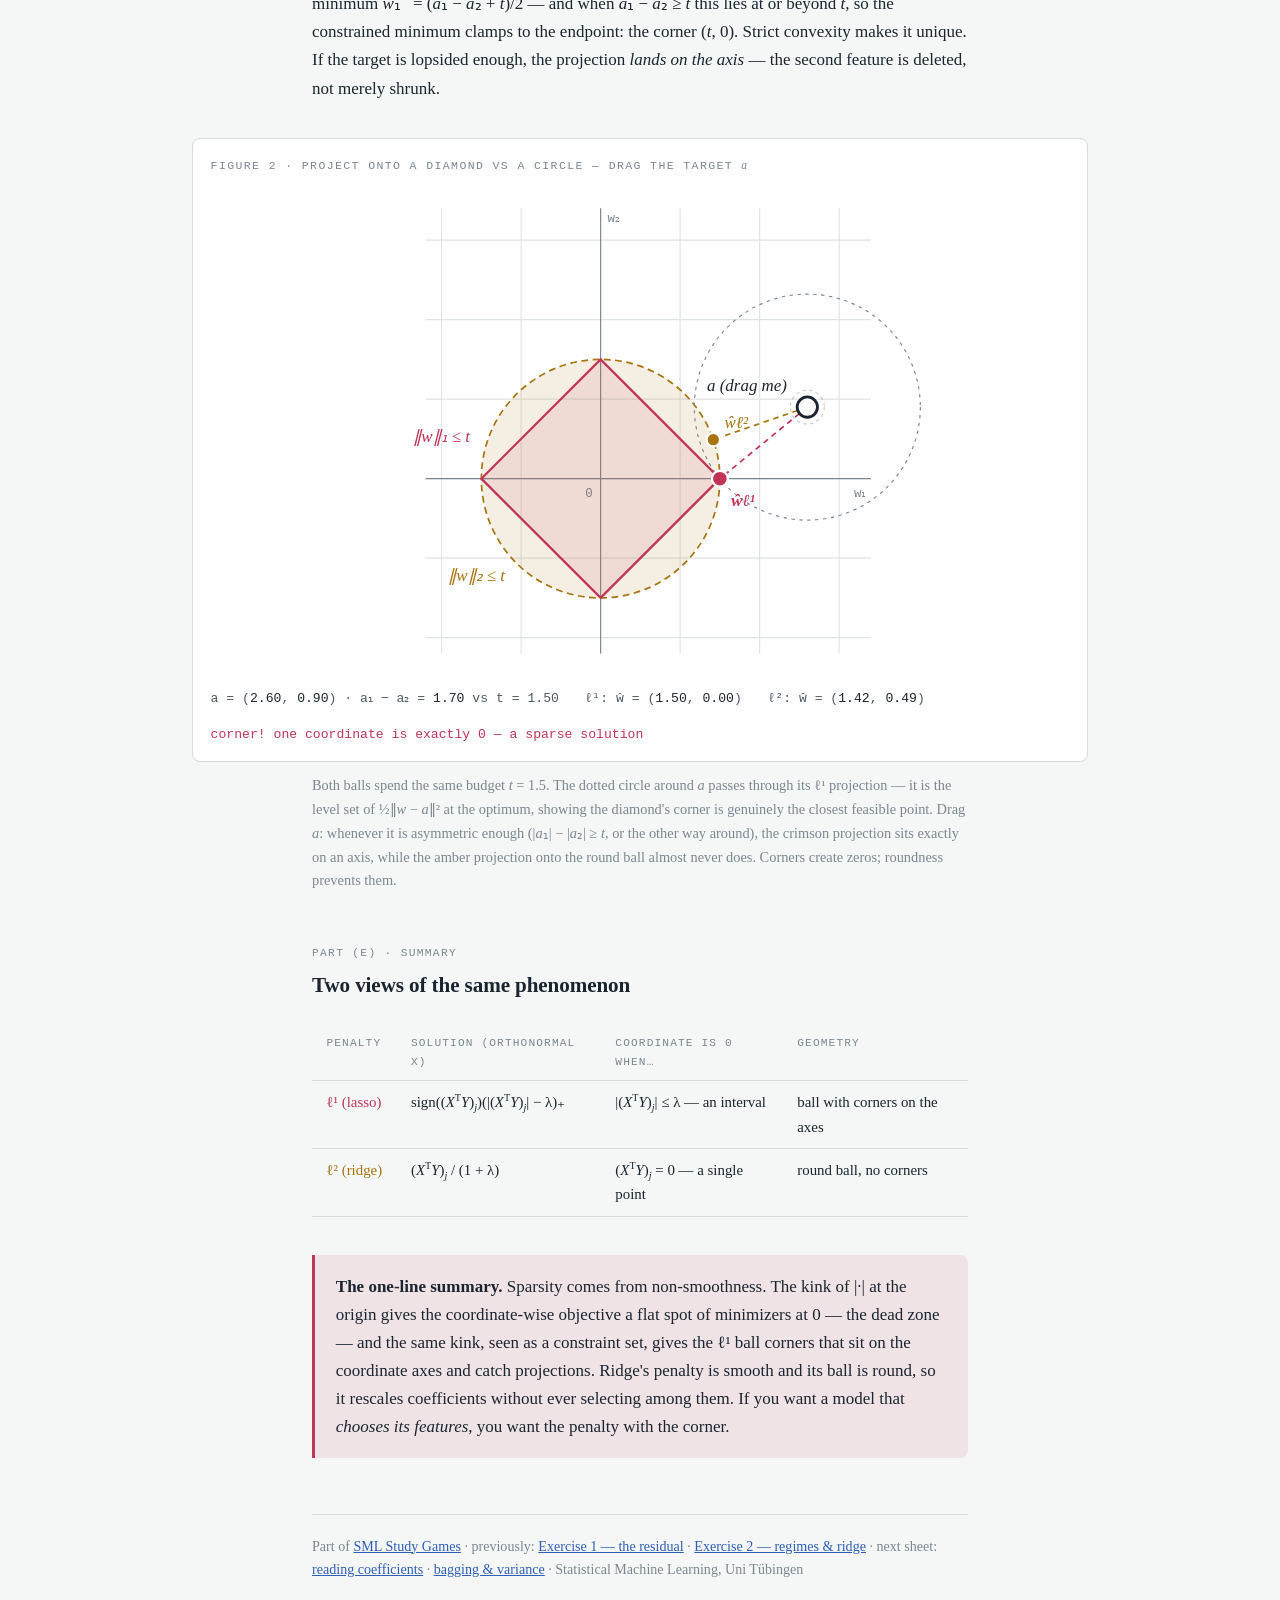
<file: lasso.html>
<!DOCTYPE html>
<html lang="en">
<head>
  <meta charset="UTF-8">
  <meta name="viewport" content="width=device-width, initial-scale=1.0">
  <link rel="icon" href="data:image/svg+xml,<svg xmlns='http://www.w3.org/2000/svg' viewBox='0 0 100 100'><text y='.9em' font-size='90'>✂️</text></svg>">
<title>Sparsity &amp; the LASSO</title>
<style>
  :root {
    --surface: #F5F7F6;
    --surface-2: #ECF0EF;
    --ink: #1A2530;
    --ink-2: #4C5A66;
    --muted: #7A8792;
    --line: #D5DCDA;
    --blue: #2E5EB8;
    --blue-soft: rgba(46, 94, 184, 0.10);
    --crimson: #C13458;
    --crimson-soft: rgba(193, 52, 88, 0.10);
    --amber: #A87410;
    --amber-soft: rgba(168, 116, 16, 0.12);
    --grid: #DEE4E2;
    --card: #FFFFFF;
  }
  @media (prefers-color-scheme: dark) {
    :root {
      --surface: #131B22;
      --surface-2: #0E151B;
      --ink: #E8EDF1;
      --ink-2: #AEBAC4;
      --muted: #7E8B96;
      --line: #2B3843;
      --blue: #4A7BD0;
      --blue-soft: rgba(74, 123, 208, 0.16);
      --crimson: #D05578;
      --crimson-soft: rgba(208, 85, 120, 0.16);
      --amber: #BE8A2F;
      --amber-soft: rgba(190, 138, 47, 0.16);
      --grid: #223039;
      --card: #18222B;
    }
  }
  :root[data-theme="dark"] {
    --surface: #131B22;
    --surface-2: #0E151B;
    --ink: #E8EDF1;
    --ink-2: #AEBAC4;
    --muted: #7E8B96;
    --line: #2B3843;
    --blue: #4A7BD0;
    --blue-soft: rgba(74, 123, 208, 0.16);
    --crimson: #D05578;
    --crimson-soft: rgba(208, 85, 120, 0.16);
    --amber: #BE8A2F;
    --amber-soft: rgba(190, 138, 47, 0.16);
    --grid: #223039;
    --card: #18222B;
  }
  :root[data-theme="light"] {
    --surface: #F5F7F6;
    --surface-2: #ECF0EF;
    --ink: #1A2530;
    --ink-2: #4C5A66;
    --muted: #7A8792;
    --line: #D5DCDA;
    --blue: #2E5EB8;
    --blue-soft: rgba(46, 94, 184, 0.10);
    --crimson: #C13458;
    --crimson-soft: rgba(193, 52, 88, 0.10);
    --amber: #A87410;
    --amber-soft: rgba(168, 116, 16, 0.12);
    --grid: #DEE4E2;
    --card: #FFFFFF;
  }

  html { background: var(--surface); }
  body {
    font-family: Charter, "Bitstream Charter", Cambria, Georgia, serif;
    font-size: 17px;
    line-height: 1.65;
    color: var(--ink);
    background: var(--surface);
    margin: 0;
    padding: 0 1.25rem 6rem;
  }
  .prose { max-width: 41rem; margin: 0 auto; }
  .wide  { max-width: 56rem; margin: 2.2rem auto; }

  .eyebrow {
    font-family: ui-monospace, "SF Mono", Menlo, Consolas, monospace;
    font-size: 0.72rem;
    letter-spacing: 0.14em;
    text-transform: uppercase;
    color: var(--muted);
  }
  header.prose { padding-top: 4.5rem; }
  h1 {
    font-size: clamp(1.9rem, 5vw, 2.7rem);
    line-height: 1.15;
    font-weight: 700;
    margin: 0.5rem 0 0.9rem;
    text-wrap: balance;
    letter-spacing: -0.01em;
  }
  .lede { font-size: 1.12rem; color: var(--ink-2); margin: 0; text-wrap: pretty; }

  h2 {
    font-size: 1.32rem;
    font-weight: 700;
    margin: 3.2rem 0 0.8rem;
    letter-spacing: -0.005em;
    text-wrap: balance;
  }
  h2 .partref {
    font-family: ui-monospace, "SF Mono", Menlo, Consolas, monospace;
    font-size: 0.7rem;
    font-weight: 400;
    letter-spacing: 0.12em;
    text-transform: uppercase;
    color: var(--muted);
    display: block;
    margin-bottom: 0.35rem;
  }
  p { margin: 0 0 1.05rem; text-wrap: pretty; }
  a { color: var(--blue); }

  var, .mi {
    font-style: italic;
    font-family: Charter, "Bitstream Charter", Cambria, Georgia, serif;
    font-weight: 450;
  }
  sup, sub { font-size: 0.68em; line-height: 0; }

  .eq {
    font-size: 1.08rem;
    text-align: center;
    padding: 0.9rem 1rem;
    margin: 1.2rem 0 1.35rem;
    overflow-x: auto;
    white-space: nowrap;
  }
  .eq.boxed {
    background: var(--card);
    border: 1px solid var(--line);
    border-radius: 6px;
  }
  .b { color: var(--blue); }
  .c { color: var(--crimson); }
  .a { color: var(--amber); }

  .chips { display: flex; gap: 1.4rem; flex-wrap: wrap; margin: 1.6rem 0 0; }
  .chip {
    display: flex; align-items: baseline; gap: 0.5rem;
    font-size: 0.95rem; color: var(--ink-2);
  }
  .chip .dot { width: 0.72em; height: 0.72em; border-radius: 2px; flex: none; align-self: center; }
  .dot.b { background: var(--blue); }
  .dot.c { background: var(--crimson); }
  .dot.a { background: var(--amber); }

  figure { margin: 0; }
  .panel {
    background: var(--card);
    border: 1px solid var(--line);
    border-radius: 8px;
    padding: 1.1rem 1.1rem 0.9rem;
  }
  .fig-title {
    font-family: ui-monospace, "SF Mono", Menlo, Consolas, monospace;
    font-size: 0.72rem;
    letter-spacing: 0.12em;
    text-transform: uppercase;
    color: var(--muted);
    margin: 0 0 0.8rem;
  }
  .fig-title .tn { text-transform: none; }
  .fig-grid { display: grid; grid-template-columns: 1fr 1fr; gap: 1.4rem; }
  @media (max-width: 720px) { .fig-grid { grid-template-columns: 1fr; } }
  .fig-cell svg, .panel > svg { display: block; width: 100%; height: auto; }
  .axis-label {
    font-family: ui-monospace, "SF Mono", Menlo, Consolas, monospace;
    font-size: 11px;
    fill: var(--muted);
  }
  .svg-math { font-family: Charter, Cambria, Georgia, serif; font-style: italic; font-size: 15px; }

  .controls {
    display: flex; align-items: center; gap: 1rem; flex-wrap: wrap;
    margin-top: 1rem; padding-top: 0.9rem;
    border-top: 1px solid var(--line);
  }
  .controls label {
    font-family: ui-monospace, "SF Mono", Menlo, Consolas, monospace;
    font-size: 0.78rem; color: var(--ink-2);
  }
  input[type="range"] { flex: 1 1 8rem; min-width: 7rem; accent-color: var(--crimson); }
  input[type="range"]:focus-visible { outline: 2px solid var(--crimson); outline-offset: 2px; }

  .readouts {
    display: flex; gap: 1.6rem; flex-wrap: wrap;
    font-family: ui-monospace, "SF Mono", Menlo, Consolas, monospace;
    font-size: 0.82rem;
    font-variant-numeric: tabular-nums;
    color: var(--ink-2);
    margin-top: 0.9rem;
  }
  .readouts b { font-weight: 400; color: var(--ink); }
  .flag { color: var(--crimson); opacity: 0; transition: opacity 0.25s; }
  .flag.on { opacity: 1; }
  @media (prefers-reduced-motion: reduce) { .flag { transition: none; } }

  figcaption {
    max-width: 41rem; margin: 0.8rem auto 0;
    font-size: 0.9rem; color: var(--muted); text-wrap: pretty;
  }

  .duo { display: grid; grid-template-columns: 1fr 1fr; gap: 1.1rem; margin: 1.4rem 0; }
  @media (max-width: 720px) { .duo { grid-template-columns: 1fr; } }
  .card {
    background: var(--card);
    border: 1px solid var(--line);
    border-radius: 8px;
    padding: 1.1rem 1.2rem;
    font-size: 0.97rem;
  }
  .card .tag {
    font-family: ui-monospace, "SF Mono", Menlo, Consolas, monospace;
    font-size: 0.7rem; letter-spacing: 0.12em; text-transform: uppercase;
    color: var(--muted); margin: 0 0 0.5rem;
  }
  .card p:last-child { margin-bottom: 0; }

  .takeaway {
    border-left: 3px solid var(--crimson);
    background: var(--crimson-soft);
    border-radius: 0 8px 8px 0;
    padding: 1.1rem 1.3rem;
    margin: 2.4rem 0 0;
  }
  .takeaway p { margin: 0; }

  .sum-wrap { overflow-x: auto; margin: 1.4rem 0; }
  table.sum {
    border-collapse: collapse;
    width: 100%;
    font-size: 0.93rem;
  }
  table.sum th, table.sum td {
    text-align: left;
    padding: 0.55rem 0.9rem;
    border-bottom: 1px solid var(--line);
    vertical-align: top;
  }
  table.sum th {
    font-family: ui-monospace, "SF Mono", Menlo, Consolas, monospace;
    font-size: 0.7rem; letter-spacing: 0.1em; text-transform: uppercase;
    color: var(--muted); font-weight: 400;
  }
  table.sum td:first-child { white-space: nowrap; }

  .backlink {
    max-width: 41rem;
    margin: 1.6rem auto -3rem;
    font-family: ui-monospace, "SF Mono", Menlo, Consolas, monospace;
    font-size: 0.78rem;
    letter-spacing: 0.06em;
  }
  .backlink a { color: var(--muted); text-decoration: none; }
  .backlink a:hover, .backlink a:focus-visible { color: var(--blue); }
  footer.site {
    max-width: 41rem;
    margin: 3.5rem auto 0;
    padding-top: 1.2rem;
    border-top: 1px solid var(--line);
    font-size: 0.88rem;
    color: var(--muted);
  }
  footer.site a { color: var(--blue); }
</style>
</head>
<body>

<nav class="backlink"><a href="./">← SML Study Games</a></nav>

<header class="prose">
  <p class="eyebrow">Statistical Machine Learning · Exercise 3 · Why ℓ¹ Regularization Produces Sparse Solutions</p>
  <h1>Ridge shrinks every coefficient. The lasso deletes them.</h1>
  <p class="lede">
    Swap the ridge penalty λ‖<var>w</var>‖² for the ℓ¹ penalty λ‖<var>w</var>‖₁ and something
    qualitatively new happens: coordinates of the solution become <em>exactly</em> zero. This page
    walks parts (a)–(e) twice over — once through calculus (a kink in the objective creates a dead
    zone) and once through geometry (a ball with corners catches projections on the axes).
  </p>
  <div class="chips">
    <span class="chip"><span class="dot b"></span>no penalty — plain least squares</span>
    <span class="chip"><span class="dot c"></span>LASSO — the ℓ¹ penalty λ‖<var>w</var>‖₁</span>
    <span class="chip"><span class="dot a"></span>ridge — the ℓ² penalty ½λ‖<var>w</var>‖²</span>
  </div>
</header>

<section class="prose">
  <h2><span class="partref">Part (a) · one dimension is enough</span>The kink at zero and the dead zone it creates</h2>
  <p>
    Everything about ℓ¹ sparsity is already visible in the simplest possible problem — one weight,
    one observation:
  </p>
  <p class="eq">minimize&nbsp;&nbsp; ½(<var>w</var> − <var>Y</var>)² + <span class="c">λ</span>|<var>w</var>|</p>
  <p>
    The penalty |<var>w</var>| is smooth everywhere except at <var>w</var> = 0, where it has a
    <strong>kink</strong>. Case analysis: for <var>w</var> &gt; 0 the derivative is
    <var>w</var> − <var>Y</var> + λ, giving the candidate <var>w</var> = <var>Y</var> − λ — but this
    candidate is only allowed in its own region, so it needs <var>Y</var> &gt; λ. Symmetrically,
    <var>w</var> = <var>Y</var> + λ needs <var>Y</var> &lt; −λ. And when |<var>Y</var>| ≤ λ,
    <em>neither candidate is valid</em>: the objective is convex, so the minimum lands on the one
    point where the derivative doesn't exist — the kink. The result is
    <strong>soft-thresholding</strong>:
  </p>
  <p class="eq boxed"><span class="c">ŵ</span> &#61; sign(<var>Y</var>)&#8202;(|<var>Y</var>| − <span class="c">λ</span>)₊ &nbsp;&nbsp;—&nbsp;&nbsp; exactly 0 whenever |<var>Y</var>| ≤ <span class="c">λ</span></p>
  <p>
    A whole interval of inputs, the <strong>dead zone</strong> [−λ, λ], maps to the single output 0.
    Compare ridge in the same one-dimensional problem (part (c)): minimizing
    ½(<var>w</var> − <var>Y</var>)² + ½λ<var>w</var>² is smooth everywhere, the derivative always
    exists, and the solution <var>Y</var>/(1 + λ) is zero only when <var>Y</var> is. Slide the
    thresholds below and watch the difference.
  </p>
</section>

<figure class="wide">
  <div class="panel">
    <p class="fig-title">Figure 1 · soft-thresholding — the objective's kink <span class="tn">(left)</span> and the resulting estimator <span class="tn">(right)</span></p>
    <div class="fig-grid">
      <div class="fig-cell"><svg id="obj-svg" viewBox="0 0 440 330" role="img" aria-label="The one-dimensional LASSO objective with its kink at zero and the minimizer marked"></svg></div>
      <div class="fig-cell"><svg id="thr-svg" viewBox="0 0 440 330" role="img" aria-label="The soft-thresholding function in crimson with its dead zone shaded, the ridge shrinkage line in amber, and the identity line dashed"></svg></div>
    </div>
    <div class="controls">
      <label for="yslider">signal <var>Y</var> = <span id="yval">1.20</span></label>
      <input type="range" id="yslider" min="-3" max="3" step="0.05" value="1.2" aria-label="signal Y">
      <label for="lamslider">penalty λ = <span id="lamval">1.00</span></label>
      <input type="range" id="lamslider" min="0" max="2.5" step="0.05" value="1" aria-label="penalty lambda">
    </div>
    <div class="readouts">
      <span>lasso ŵ = <b id="lassoval">–</b></span>
      <span>ridge ŵ = <b id="ridgeval">–</b></span>
      <span class="flag" id="deadflag">|Y| ≤ λ — inside the dead zone: lasso says exactly 0</span>
    </div>
  </div>
  <figcaption>
    Left: the objective ½(<var>w</var> − <var>Y</var>)² + λ|<var>w</var>|. The kink at
    <var>w</var> = 0 is visible as a corner in the curve; when |<var>Y</var>| ≤ λ the minimum sits
    <em>on</em> the corner. Right: the estimator as a function of <var>Y</var>. The crimson
    soft-threshold has a flat segment of width 2λ — the shaded dead zone — while amber ridge is a
    straight line through the origin that never touches zero away from it, and the dashed line is
    the unpenalized answer ŵ = <var>Y</var>.
  </figcaption>
</figure>

<section class="prose">
  <h2><span class="partref">Part (b) · orthonormal design</span>d dimensions = d copies of part (a)</h2>
  <p>
    Why does the one-dimensional story matter? Because under an orthonormal design,
    <var>X</var><sup>T</sup><var>X</var> = <var>I</var><sub><var>d</var></sub>, the full LASSO problem
    <em>is</em> <var>d</var> independent copies of it. Completing the square (expand both sides and
    match terms):
  </p>
  <p class="eq">½‖<var>Xw</var> − <var>Y</var>‖² &#61; ½‖<var>w</var> − <var>X</var><sup>T</sup><var>Y</var>‖² + ½‖<var>Y</var>‖² − ½‖<var>X</var><sup>T</sup><var>Y</var>‖²</p>
  <p>
    The last two terms don't involve <var>w</var>, so the minimizer doesn't see them. What's left —
    ½‖<var>w</var> − <var>X</var><sup>T</sup><var>Y</var>‖² + λ‖<var>w</var>‖₁ — is a sum over
    coordinates with no cross terms:
  </p>
  <p class="eq">Σ<sub><var>j</var></sub> [ ½(<var>w</var><sub><var>j</var></sub> − (<var>X</var><sup>T</sup><var>Y</var>)<sub><var>j</var></sub>)² + <span class="c">λ</span>|<var>w</var><sub><var>j</var></sub>| ]</p>
  <p>
    Each coordinate solves its own part (a), with (<var>X</var><sup>T</sup><var>Y</var>)<sub><var>j</var></sub>
    playing the role of the signal <var>Y</var>. Soft-thresholding applies coordinate by coordinate:
  </p>
  <p class="eq boxed"><span class="c">ŵ<sub>λ,j</sub></span> &#61; sign((<var>X</var><sup>T</sup><var>Y</var>)<sub><var>j</var></sub>)&#8202;(|(<var>X</var><sup>T</sup><var>Y</var>)<sub><var>j</var></sub>| − <span class="c">λ</span>)₊
    &nbsp;&nbsp;so&nbsp;&nbsp; <span class="c">ŵ<sub>λ,j</sub></span> &#61; 0 ⟺ |(<var>X</var><sup>T</sup><var>Y</var>)<sub><var>j</var></sub>| ≤ <span class="c">λ</span></p>
  <p>
    Every feature whose correlation with the data is at most λ is discarded outright. The lasso is a
    feature <em>selector</em>, and λ is the audition bar.
  </p>
</section>

<section class="prose">
  <h2><span class="partref">Part (c) · the ridge contrast</span>Same setup, no kink, no zeros</h2>
  <div class="duo">
    <div class="card">
      <p class="tag">ridge, coordinate by coordinate</p>
      <p>
        The same completing-the-square reduction applies, so ridge also separates. Each coordinate
        minimizes ½(<var>w</var><sub><var>j</var></sub> − <var>z</var><sub><var>j</var></sub>)² + ½λ<var>w</var><sub><var>j</var></sub>²
        with <var>z</var><sub><var>j</var></sub> = (<var>X</var><sup>T</sup><var>Y</var>)<sub><var>j</var></sub>.
        Setting the (everywhere-defined) derivative to zero:
        <span class="a">ŵ<sup>ridge</sup><sub>λ,j</sub></span> = (<var>X</var><sup>T</sup><var>Y</var>)<sub><var>j</var></sub> / (1 + λ).
      </p>
    </div>
    <div class="card">
      <p class="tag">zero only by coincidence</p>
      <p>
        Since 1 + λ &gt; 0, this is zero <em>iff</em> (<var>X</var><sup>T</sup><var>Y</var>)<sub><var>j</var></sub> = 0
        exactly — an event of probability zero for noisy data. Ridge divides every coefficient by
        the same factor: big ones shrink a lot in absolute terms, small ones a little, but
        <em>none reach zero</em>. The lasso's dead zone |(<var>X</var><sup>T</sup><var>Y</var>)<sub><var>j</var></sub>| ≤ λ
        has positive width; ridge's is a single point.
      </p>
    </div>
  </div>
</section>

<section class="prose">
  <h2><span class="partref">Part (d) · the geometric reason</span>Corners catch projections</h2>
  <p>
    The penalized problem has a constrained twin: minimize ½‖<var>w</var> − <var>a</var>‖² subject to
    a budget ‖<var>w</var>‖₁ ≤ <var>t</var> — that is, <em>project</em> the target <var>a</var> onto
    the ℓ¹ ball. In two dimensions the ℓ¹ ball is a diamond, and its corners sit exactly on the
    coordinate axes, where one coordinate is zero. Part (d) makes the sparsity claim precise: if
    <var>a</var>₁ ≥ <var>a</var>₂ ≥ 0 with <var>a</var>₁ + <var>a</var>₂ &gt; <var>t</var>
    (the target is outside the budget), then
  </p>
  <p class="eq boxed"><var>a</var>₁ − <var>a</var>₂ ≥ <var>t</var> &nbsp;&nbsp;⟹&nbsp;&nbsp; <span class="c">ŵ</span> &#61; (<var>t</var>, 0) — the corner</p>
  <p>
    The proof walks three steps. First, since <var>a</var> has nonnegative coordinates, flipping any
    negative <var>w</var><sub><var>i</var></sub> to |<var>w</var><sub><var>i</var></sub>| only helps, so
    the search lives in the first quadrant. Second, the minimizer must sit on the boundary
    <var>w</var>₁ + <var>w</var>₂ = <var>t</var>: from any interior point, stepping toward
    <var>a</var> stays feasible and gets closer. Third, on the boundary the objective is a
    one-variable quadratic φ(<var>w</var>₁) with unconstrained minimum
    <var>w</var>₁<sup>⋆</sup> = (<var>a</var>₁ − <var>a</var>₂ + <var>t</var>)/2 — and when
    <var>a</var>₁ − <var>a</var>₂ ≥ <var>t</var> this lies at or beyond <var>t</var>, so the
    constrained minimum clamps to the endpoint: the corner (<var>t</var>, 0). Strict convexity makes
    it unique. If the target is lopsided enough, the projection <em>lands on the axis</em> — the
    second feature is deleted, not merely shrunk.
  </p>
</section>

<figure class="wide" id="fig2-wrap">
  <div class="panel">
    <p class="fig-title">Figure 2 · project onto a diamond vs a circle — drag the target <span class="tn"><var>a</var></span></p>
    <svg id="ball-svg" viewBox="0 0 760 430" role="img" aria-label="The weight plane with the crimson ell-1 diamond and amber ell-2 circle of equal budget, a draggable target point a, and its projections onto each ball"></svg>
    <div class="readouts">
      <span>a = (<b id="a1val">–</b>, <b id="a2val">–</b>) · a₁ − a₂ = <b id="gapval">–</b> vs t = 1.50</span>
      <span>ℓ¹: ŵ = (<b id="p1x">–</b>, <b id="p1y">–</b>)</span>
      <span>ℓ²: ŵ = (<b id="p2x">–</b>, <b id="p2y">–</b>)</span>
    </div>
    <div class="readouts">
      <span class="flag" id="cornerflag">corner! one coordinate is exactly 0 — a sparse solution</span>
    </div>
  </div>
  <figcaption>
    Both balls spend the same budget <var>t</var> = 1.5. The dotted circle around <var>a</var>
    passes through its ℓ¹ projection — it is the level set of ½‖<var>w</var> − <var>a</var>‖² at the
    optimum, showing the diamond's corner is genuinely the closest feasible point. Drag <var>a</var>:
    whenever it is asymmetric enough (|<var>a</var>₁| − |<var>a</var>₂| ≥ <var>t</var>, or the other
    way around), the crimson projection sits exactly on an axis, while the amber projection onto the
    round ball almost never does. Corners create zeros; roundness prevents them.
  </figcaption>
</figure>

<section class="prose">
  <h2><span class="partref">Part (e) · summary</span>Two views of the same phenomenon</h2>
  <div class="sum-wrap">
    <table class="sum">
      <tr><th>penalty</th><th>solution (orthonormal X)</th><th>coordinate is 0 when…</th><th>geometry</th></tr>
      <tr>
        <td><span class="c">ℓ¹ (lasso)</span></td>
        <td>sign((<var>X</var><sup>T</sup><var>Y</var>)<sub><var>j</var></sub>)(|(<var>X</var><sup>T</sup><var>Y</var>)<sub><var>j</var></sub>| − λ)₊</td>
        <td>|(<var>X</var><sup>T</sup><var>Y</var>)<sub><var>j</var></sub>| ≤ λ — an interval</td>
        <td>ball with corners on the axes</td>
      </tr>
      <tr>
        <td><span class="a">ℓ² (ridge)</span></td>
        <td>(<var>X</var><sup>T</sup><var>Y</var>)<sub><var>j</var></sub> / (1 + λ)</td>
        <td>(<var>X</var><sup>T</sup><var>Y</var>)<sub><var>j</var></sub> = 0 — a single point</td>
        <td>round ball, no corners</td>
      </tr>
    </table>
  </div>
  <div class="takeaway">
    <p>
      <strong>The one-line summary.</strong> Sparsity comes from non-smoothness. The kink of
      |·| at the origin gives the coordinate-wise objective a flat spot of minimizers at 0 — the
      dead zone — and the same kink, seen as a constraint set, gives the ℓ¹ ball corners that sit
      on the coordinate axes and catch projections. Ridge's penalty is smooth and its ball is
      round, so it rescales coefficients without ever selecting among them. If you want a model
      that <em>chooses its features</em>, you want the penalty with the corner.
    </p>
  </div>
</section>

<script>
(function () {
  var NS = "http://www.w3.org/2000/svg";
  function el(parent, tag, attrs) {
    var e = document.createElementNS(NS, tag);
    for (var k in attrs) e.setAttribute(k, attrs[k]);
    parent.appendChild(e);
    return e;
  }
  function txt(parent, x, y, s, attrs) {
    attrs = attrs || {};
    attrs.x = x; attrs.y = y;
    if (!attrs["class"]) attrs["class"] = "svg-math";
    var t = el(parent, "text", attrs);
    t.textContent = s;
    return t;
  }

  /* ---------- Figure 1 ---------- */
  var W = 440, H = 330;

  // left panel: objective L(w), w in [-4,4], L in [0, 10]
  var oM = { l: 46, r: 14, t: 16, b: 40 };
  var opw = W - oM.l - oM.r, oph = H - oM.t - oM.b;
  var WLO = -4, WHI = 4, LMAX = 10;
  function ox(w) { return oM.l + ((w - WLO) / (WHI - WLO)) * opw; }
  function oy(v) { return oM.t + (1 - v / LMAX) * oph; }

  var osvg = document.getElementById("obj-svg");
  for (var g = -4; g <= 4; g += 2) el(osvg, "line", { x1: ox(g), y1: oM.t, x2: ox(g), y2: H - oM.b, stroke: "var(--grid)", "stroke-width": 1 });
  for (g = 0; g <= LMAX; g += 2) el(osvg, "line", { x1: oM.l, y1: oy(g), x2: W - oM.r, y2: oy(g), stroke: "var(--grid)", "stroke-width": 1 });
  el(osvg, "line", { x1: oM.l, y1: oy(0), x2: W - oM.r, y2: oy(0), stroke: "var(--muted)", "stroke-width": 1 });
  el(osvg, "line", { x1: ox(0), y1: oM.t, x2: ox(0), y2: H - oM.b, stroke: "var(--muted)", "stroke-width": 1 });
  for (g = -4; g <= 4; g += 2) txt(osvg, ox(g), H - oM.b + 18, g, { "class": "axis-label", "text-anchor": "middle" });
  txt(osvg, W - oM.r, H - 6, "w", { "class": "axis-label", "text-anchor": "end" });
  txt(osvg, oM.l - 32, oM.t - 4, "½(w−Y)² + λ|w|", { "class": "axis-label" });
  var objPath = el(osvg, "path", { fill: "none", stroke: "var(--ink-2)", "stroke-width": 2 });
  var kinkDot = el(osvg, "circle", { r: 4, fill: "none", stroke: "var(--muted)", "stroke-width": 1.5 });
  var minLine = el(osvg, "line", { stroke: "var(--crimson)", "stroke-width": 1, "stroke-dasharray": "4 4" });
  var minDot = el(osvg, "circle", { r: 6, fill: "var(--crimson)", stroke: "var(--card)", "stroke-width": 2 });
  var kinkLab = txt(osvg, 0, 0, "the kink", { fill: "var(--muted)", "font-size": "13" });

  // right panel: threshold map, Y in [-4,4], w-hat in [-4,4]
  var tsvg = document.getElementById("thr-svg");
  var tM = { l: 46, r: 14, t: 16, b: 40 };
  var tpw = W - tM.l - tM.r, tph = H - tM.t - tM.b;
  function tx(Y) { return tM.l + ((Y - WLO) / (WHI - WLO)) * tpw; }
  function ty(w) { return tM.t + (1 - (w - WLO) / (WHI - WLO)) * tph; }

  var deadRect = el(tsvg, "rect", { y: tM.t, height: tph, fill: "var(--crimson-soft)" });
  for (g = -4; g <= 4; g += 2) {
    el(tsvg, "line", { x1: tx(g), y1: tM.t, x2: tx(g), y2: H - tM.b, stroke: "var(--grid)", "stroke-width": 1 });
    el(tsvg, "line", { x1: tM.l, y1: ty(g), x2: W - tM.r, y2: ty(g), stroke: "var(--grid)", "stroke-width": 1 });
  }
  el(tsvg, "line", { x1: tM.l, y1: ty(0), x2: W - tM.r, y2: ty(0), stroke: "var(--muted)", "stroke-width": 1 });
  el(tsvg, "line", { x1: tx(0), y1: tM.t, x2: tx(0), y2: H - tM.b, stroke: "var(--muted)", "stroke-width": 1 });
  for (g = -4; g <= 4; g += 2) txt(tsvg, tx(g), H - tM.b + 18, g, { "class": "axis-label", "text-anchor": "middle" });
  txt(tsvg, W - tM.r, H - 6, "signal Y", { "class": "axis-label", "text-anchor": "end" });
  txt(tsvg, tM.l - 32, tM.t - 4, "ŵ(Y)", { "class": "axis-label" });
  el(tsvg, "line", { x1: tx(-4), y1: ty(-4), x2: tx(4), y2: ty(4), stroke: "var(--blue)", "stroke-width": 1.5, "stroke-dasharray": "5 4", "stroke-opacity": 0.7 });
  var ridgeLine = el(tsvg, "line", { stroke: "var(--amber)", "stroke-width": 2.5, "stroke-linecap": "round" });
  var lassoPath = el(tsvg, "path", { fill: "none", stroke: "var(--crimson)", "stroke-width": 2.5, "stroke-linejoin": "round", "stroke-linecap": "round" });
  var deadLab = txt(tsvg, 0, 0, "dead zone", { fill: "var(--crimson)", "font-size": "13", "text-anchor": "middle" });
  var idLab = txt(tsvg, tx(3.15) - 4, ty(3.55), "no penalty", { fill: "var(--blue)", "font-size": "13", "text-anchor": "end" });
  var ridgeCurveLab = txt(tsvg, 0, 0, "ridge", { fill: "var(--amber)", "font-size": "13" });
  var lassoCurveLab = txt(tsvg, 0, 0, "lasso", { fill: "var(--crimson)", "font-size": "13" });
  var ridgeDot = el(tsvg, "circle", { r: 5, fill: "var(--amber)", stroke: "var(--card)", "stroke-width": 2 });
  var lassoDot = el(tsvg, "circle", { r: 6, fill: "var(--crimson)", stroke: "var(--card)", "stroke-width": 2 });

  var ySlider = document.getElementById("yslider");
  var lamSlider = document.getElementById("lamslider");
  var yEl = document.getElementById("yval");
  var lamEl = document.getElementById("lamval");
  var lassoEl = document.getElementById("lassoval");
  var ridgeEl = document.getElementById("ridgeval");
  var deadFlag = document.getElementById("deadflag");

  function soft(Y, lam) { return Math.sign(Y) * Math.max(Math.abs(Y) - lam, 0); }

  function render1() {
    var Y = parseFloat(ySlider.value), lam = parseFloat(lamSlider.value);
    yEl.textContent = Y.toFixed(2);
    lamEl.textContent = lam.toFixed(2);
    // left: objective curve
    var d = "", started = false;
    for (var i = 0; i <= 220; i++) {
      var w = WLO + (i / 220) * (WHI - WLO);
      var L = 0.5 * (w - Y) * (w - Y) + lam * Math.abs(w);
      if (L <= LMAX) {
        d += (started ? "L" : "M") + ox(w).toFixed(1) + "," + oy(L).toFixed(1);
        started = true;
      } else started = false;
    }
    objPath.setAttribute("d", d);
    var L0 = 0.5 * Y * Y;
    if (L0 <= LMAX) {
      kinkDot.setAttribute("cx", ox(0)); kinkDot.setAttribute("cy", oy(L0));
      kinkDot.setAttribute("visibility", "visible");
      kinkLab.setAttribute("x", ox(0) + 10); kinkLab.setAttribute("y", oy(L0) - 10);
      kinkLab.setAttribute("visibility", "visible");
    } else { kinkDot.setAttribute("visibility", "hidden"); kinkLab.setAttribute("visibility", "hidden"); }
    var sw = soft(Y, lam);
    var Lmin = 0.5 * (sw - Y) * (sw - Y) + lam * Math.abs(sw);
    minDot.setAttribute("cx", ox(sw)); minDot.setAttribute("cy", oy(Lmin));
    minLine.setAttribute("x1", ox(sw)); minLine.setAttribute("y1", oy(Lmin));
    minLine.setAttribute("x2", ox(sw)); minLine.setAttribute("y2", oy(0));
    // right: dead zone + curves
    deadRect.setAttribute("x", tx(-lam));
    deadRect.setAttribute("width", Math.max(0, tx(lam) - tx(-lam)));
    deadLab.setAttribute("x", tx(0));
    deadLab.setAttribute("y", ty(-3.4));
    deadLab.setAttribute("visibility", lam > 0.35 ? "visible" : "hidden");
    ridgeLine.setAttribute("x1", tx(-4)); ridgeLine.setAttribute("y1", ty(-4 / (1 + lam)));
    ridgeLine.setAttribute("x2", tx(4)); ridgeLine.setAttribute("y2", ty(4 / (1 + lam)));
    lassoPath.setAttribute("d",
      "M" + tx(-4) + "," + ty(-4 + lam) +
      " L" + tx(-lam) + "," + ty(0) +
      " L" + tx(lam) + "," + ty(0) +
      " L" + tx(4) + "," + ty(4 - lam));
    ridgeCurveLab.setAttribute("x", tx(4) - 40);
    ridgeCurveLab.setAttribute("y", ty(4 / (1 + lam)) + (lam < 0.3 ? 26 : 16));
    lassoCurveLab.setAttribute("x", tx(4) - 40);
    lassoCurveLab.setAttribute("y", ty(4 - lam) - 8);
    lassoDot.setAttribute("cx", tx(Y)); lassoDot.setAttribute("cy", ty(soft(Y, lam)));
    ridgeDot.setAttribute("cx", tx(Y)); ridgeDot.setAttribute("cy", ty(Y / (1 + lam)));
    lassoEl.textContent = soft(Y, lam).toFixed(2);
    ridgeEl.textContent = (Y / (1 + lam)).toFixed(2);
    deadFlag.classList.toggle("on", Math.abs(Y) <= lam && lam > 0);
  }
  ySlider.addEventListener("input", render1);
  lamSlider.addEventListener("input", render1);
  render1();

  /* ---------- Figure 2 ---------- */
  var svg2 = document.getElementById("ball-svg");
  var LO = -2.2, HI = 3.4, SZ = 394, XOFF = 190, YOFF = 18;
  var unit = SZ / (HI - LO);
  function px(x) { return XOFF + (x - LO) * unit; }
  function py(y) { return YOFF + (HI - y) * unit; }
  for (g = -2; g <= 3; g++) {
    el(svg2, "line", { x1: px(g), y1: py(LO), x2: px(g), y2: py(HI), stroke: "var(--grid)", "stroke-width": 1 });
    el(svg2, "line", { x1: px(LO), y1: py(g), x2: px(HI), y2: py(g), stroke: "var(--grid)", "stroke-width": 1 });
  }
  el(svg2, "line", { x1: px(LO), y1: py(0), x2: px(HI), y2: py(0), stroke: "var(--muted)", "stroke-width": 1 });
  el(svg2, "line", { x1: px(0), y1: py(LO), x2: px(0), y2: py(HI), stroke: "var(--muted)", "stroke-width": 1 });
  txt(svg2, px(HI) - 4, py(0) + 16, "w₁", { "class": "axis-label", "text-anchor": "end" });
  txt(svg2, px(0) + 6, py(HI) + 12, "w₂", { "class": "axis-label" });
  txt(svg2, px(0) - 7, py(0) + 16, "0", { "class": "axis-label", "text-anchor": "end" });

  var T = 1.5;
  // ell-2 circle (amber) and ell-1 diamond (crimson), same budget
  el(svg2, "circle", { cx: px(0), cy: py(0), r: T * unit, fill: "var(--amber-soft)", stroke: "var(--amber)", "stroke-width": 1.5, "stroke-dasharray": "6 4" });
  el(svg2, "polygon", {
    points: px(T) + "," + py(0) + " " + px(0) + "," + py(T) + " " + px(-T) + "," + py(0) + " " + px(0) + "," + py(-T),
    fill: "var(--crimson-soft)", stroke: "var(--crimson)", "stroke-width": 2
  });
  txt(svg2, px(-T) - 10, py(0) - 32, "‖w‖₁ ≤ t", { fill: "var(--crimson)", "text-anchor": "end" });
  txt(svg2, px(-T * 0.7071) - 10, py(-T * 0.7071) + 16, "‖w‖₂ ≤ t", { fill: "var(--amber)", "text-anchor": "end" });

  var levelCirc = el(svg2, "circle", { fill: "none", stroke: "var(--muted)", "stroke-width": 1, "stroke-dasharray": "3 4" });
  var seg1 = el(svg2, "line", { stroke: "var(--crimson)", "stroke-width": 1.5, "stroke-dasharray": "5 4" });
  var seg2 = el(svg2, "line", { stroke: "var(--amber)", "stroke-width": 1.5, "stroke-dasharray": "5 4" });
  var p1Dot = el(svg2, "circle", { r: 7, fill: "var(--crimson)", stroke: "var(--card)", "stroke-width": 2 });
  var p2Dot = el(svg2, "circle", { r: 6, fill: "var(--amber)", stroke: "var(--card)", "stroke-width": 2 });
  var aDot = el(svg2, "circle", { r: 9, fill: "var(--card)", stroke: "var(--ink)", "stroke-width": 2.5, style: "cursor: grab;", tabindex: 0 });
  var aRing = el(svg2, "circle", { r: 15, fill: "none", stroke: "var(--ink)", "stroke-opacity": 0.25, "stroke-width": 1, "stroke-dasharray": "3 3", "pointer-events": "none" });
  var aLab = txt(svg2, 0, 0, "a  (drag me)", { fill: "var(--ink)" });
  var p1Lab = txt(svg2, 0, 0, "ŵℓ¹", { fill: "var(--crimson)", "font-weight": "bold" });
  var p2Lab = txt(svg2, 0, 0, "ŵℓ²", { fill: "var(--amber)" });

  var a1El = document.getElementById("a1val"), a2El = document.getElementById("a2val");
  var gapEl = document.getElementById("gapval");
  var p1xEl = document.getElementById("p1x"), p1yEl = document.getElementById("p1y");
  var p2xEl = document.getElementById("p2x"), p2yEl = document.getElementById("p2y");
  var cornerFlag = document.getElementById("cornerflag");

  function projL1(a, t) {
    var b1 = Math.abs(a.x), b2 = Math.abs(a.y);
    if (b1 + b2 <= t) return { x: a.x, y: a.y };
    if (Math.abs(b1 - b2) >= t) {
      return b1 >= b2
        ? { x: Math.sign(a.x) * t, y: 0 }
        : { x: 0, y: Math.sign(a.y) * t };
    }
    var th = (b1 + b2 - t) / 2;
    return { x: Math.sign(a.x) * (b1 - th), y: Math.sign(a.y) * (b2 - th) };
  }
  function projL2(a, t) {
    var n = Math.hypot(a.x, a.y);
    if (n <= t) return { x: a.x, y: a.y };
    return { x: a.x * t / n, y: a.y * t / n };
  }

  var A = { x: 2.6, y: 0.9 };
  function render2() {
    var p1 = projL1(A, T), p2 = projL2(A, T);
    var ax = px(A.x), ay = py(A.y);
    aDot.setAttribute("cx", ax); aDot.setAttribute("cy", ay);
    aRing.setAttribute("cx", ax); aRing.setAttribute("cy", ay);
    aLab.setAttribute("x", ax + (A.x > 1.8 ? -18 : 16));
    aLab.setAttribute("y", ay - 14);
    aLab.setAttribute("text-anchor", A.x > 1.8 ? "end" : "start");
    p1Dot.setAttribute("cx", px(p1.x)); p1Dot.setAttribute("cy", py(p1.y));
    p2Dot.setAttribute("cx", px(p2.x)); p2Dot.setAttribute("cy", py(p2.y));
    p1Lab.setAttribute("x", px(p1.x) + 10); p1Lab.setAttribute("y", py(p1.y) + 24);
    p2Lab.setAttribute("x", px(p2.x) + 10); p2Lab.setAttribute("y", py(p2.y) - 10);
    seg1.setAttribute("x1", ax); seg1.setAttribute("y1", ay);
    seg1.setAttribute("x2", px(p1.x)); seg1.setAttribute("y2", py(p1.y));
    seg2.setAttribute("x1", ax); seg2.setAttribute("y1", ay);
    seg2.setAttribute("x2", px(p2.x)); seg2.setAttribute("y2", py(p2.y));
    var rad = Math.hypot(A.x - p1.x, A.y - p1.y) * unit;
    levelCirc.setAttribute("cx", ax); levelCirc.setAttribute("cy", ay);
    levelCirc.setAttribute("r", rad);
    levelCirc.setAttribute("visibility", rad > 2 ? "visible" : "hidden");
    a1El.textContent = A.x.toFixed(2); a2El.textContent = A.y.toFixed(2);
    gapEl.textContent = (A.x - A.y).toFixed(2);
    p1xEl.textContent = p1.x.toFixed(2); p1yEl.textContent = p1.y.toFixed(2);
    p2xEl.textContent = p2.x.toFixed(2); p2yEl.textContent = p2.y.toFixed(2);
    var sparse = (Math.abs(p1.x) < 0.005 || Math.abs(p1.y) < 0.005) && (Math.abs(A.x) + Math.abs(A.y) > T);
    cornerFlag.classList.toggle("on", sparse);
  }
  var drag2 = false;
  aDot.addEventListener("pointerdown", function (ev) {
    drag2 = true; aDot.setPointerCapture(ev.pointerId); aDot.style.cursor = "grabbing";
  });
  aDot.addEventListener("pointerup", function () { drag2 = false; aDot.style.cursor = "grab"; });
  svg2.addEventListener("pointermove", function (ev) {
    if (!drag2) return;
    var r = svg2.getBoundingClientRect();
    var mx = (ev.clientX - r.left) * (760 / r.width);
    var my = (ev.clientY - r.top) * (430 / r.height);
    A.x = Math.max(LO + 0.2, Math.min(HI - 0.2, LO + (mx - XOFF) / unit));
    A.y = Math.max(LO + 0.2, Math.min(HI - 0.2, HI - (my - YOFF) / unit));
    render2();
  });
  aDot.addEventListener("keydown", function (ev) {
    var step = 0.15, moved = true;
    if (ev.key === "ArrowLeft") A.x -= step;
    else if (ev.key === "ArrowRight") A.x += step;
    else if (ev.key === "ArrowUp") A.y += step;
    else if (ev.key === "ArrowDown") A.y -= step;
    else moved = false;
    if (moved) {
      A.x = Math.max(LO + 0.2, Math.min(HI - 0.2, A.x));
      A.y = Math.max(LO + 0.2, Math.min(HI - 0.2, A.y));
      render2();
      ev.preventDefault();
    }
  });
  render2();
})();
</script>
<footer class="site prose">Part of <a href="./">SML Study Games</a> · previously: <a href="residual.html">Exercise 1 — the residual</a> · <a href="regimes.html">Exercise 2 — regimes &amp; ridge</a> · next sheet: <a href="coefficients.html">reading coefficients</a> · <a href="bagging.html">bagging &amp; variance</a> · Statistical Machine Learning, Uni Tübingen</footer>
</body>
</html>
</file>
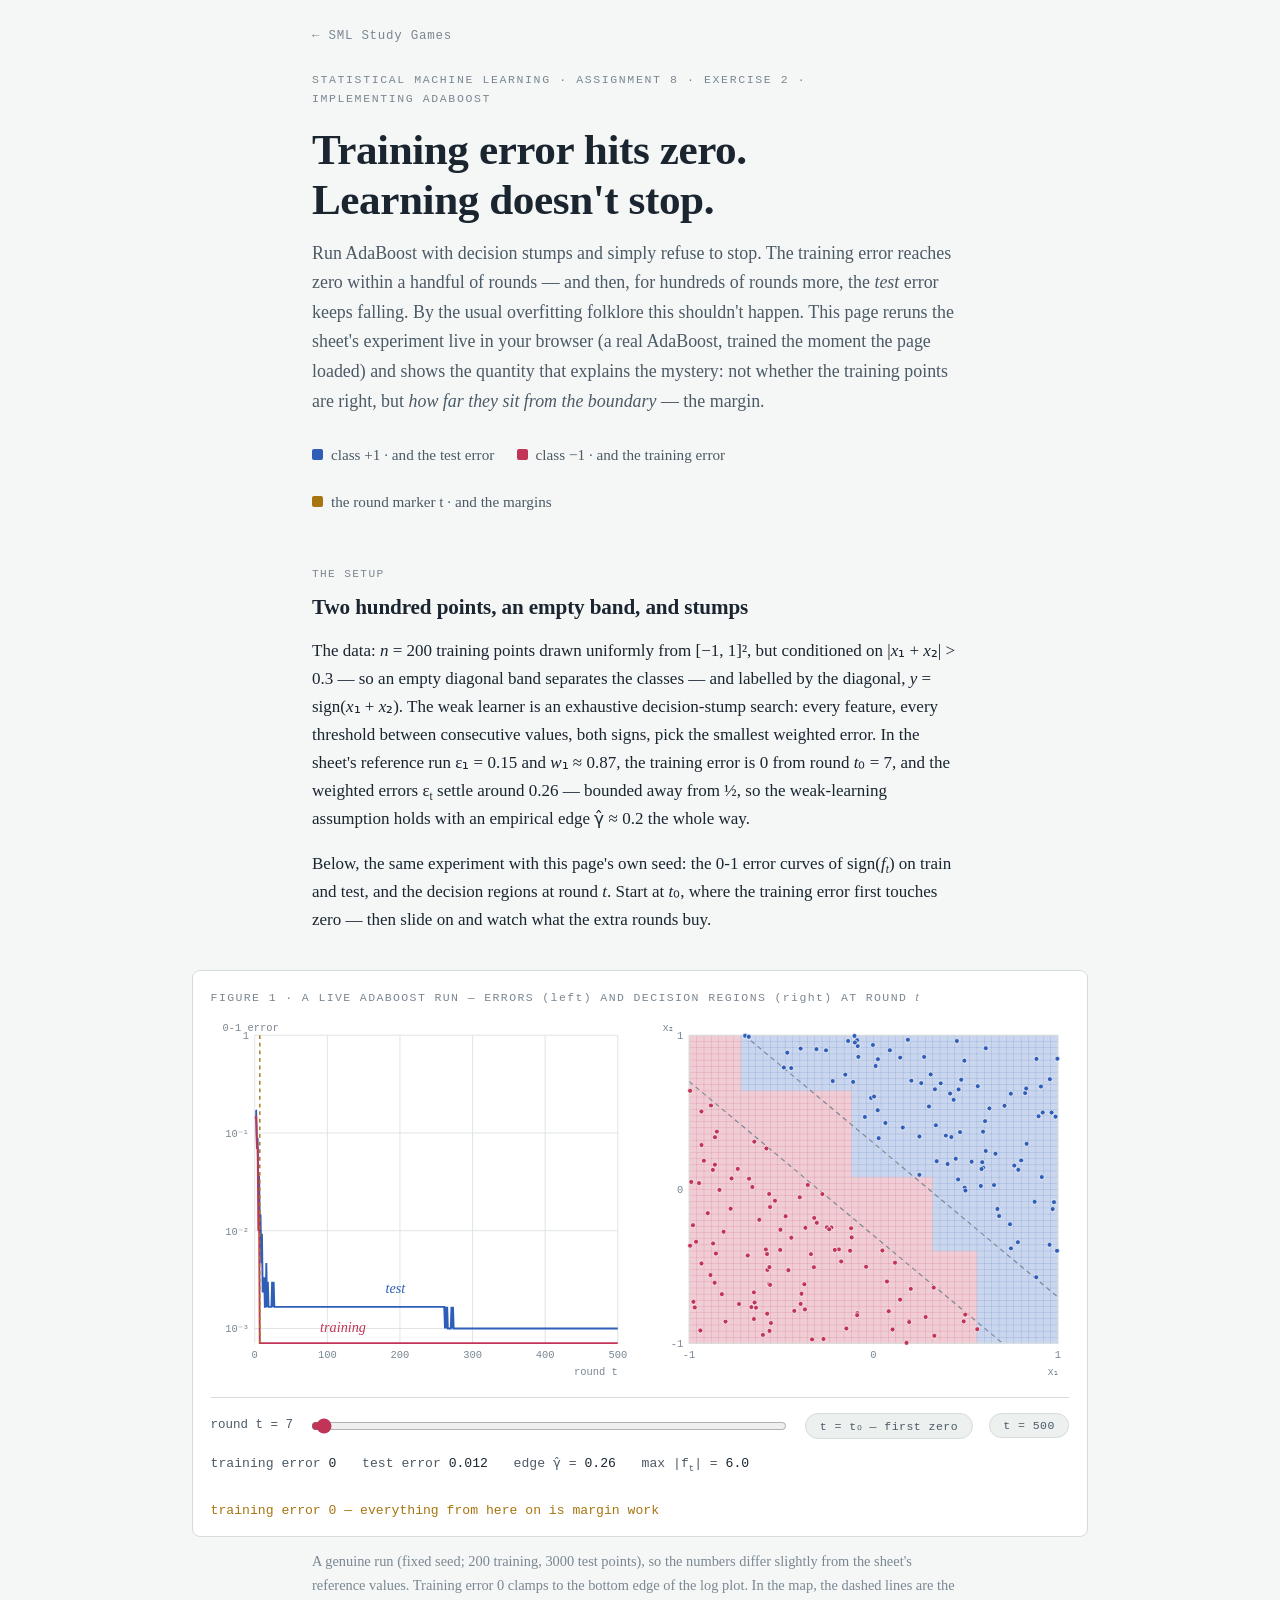
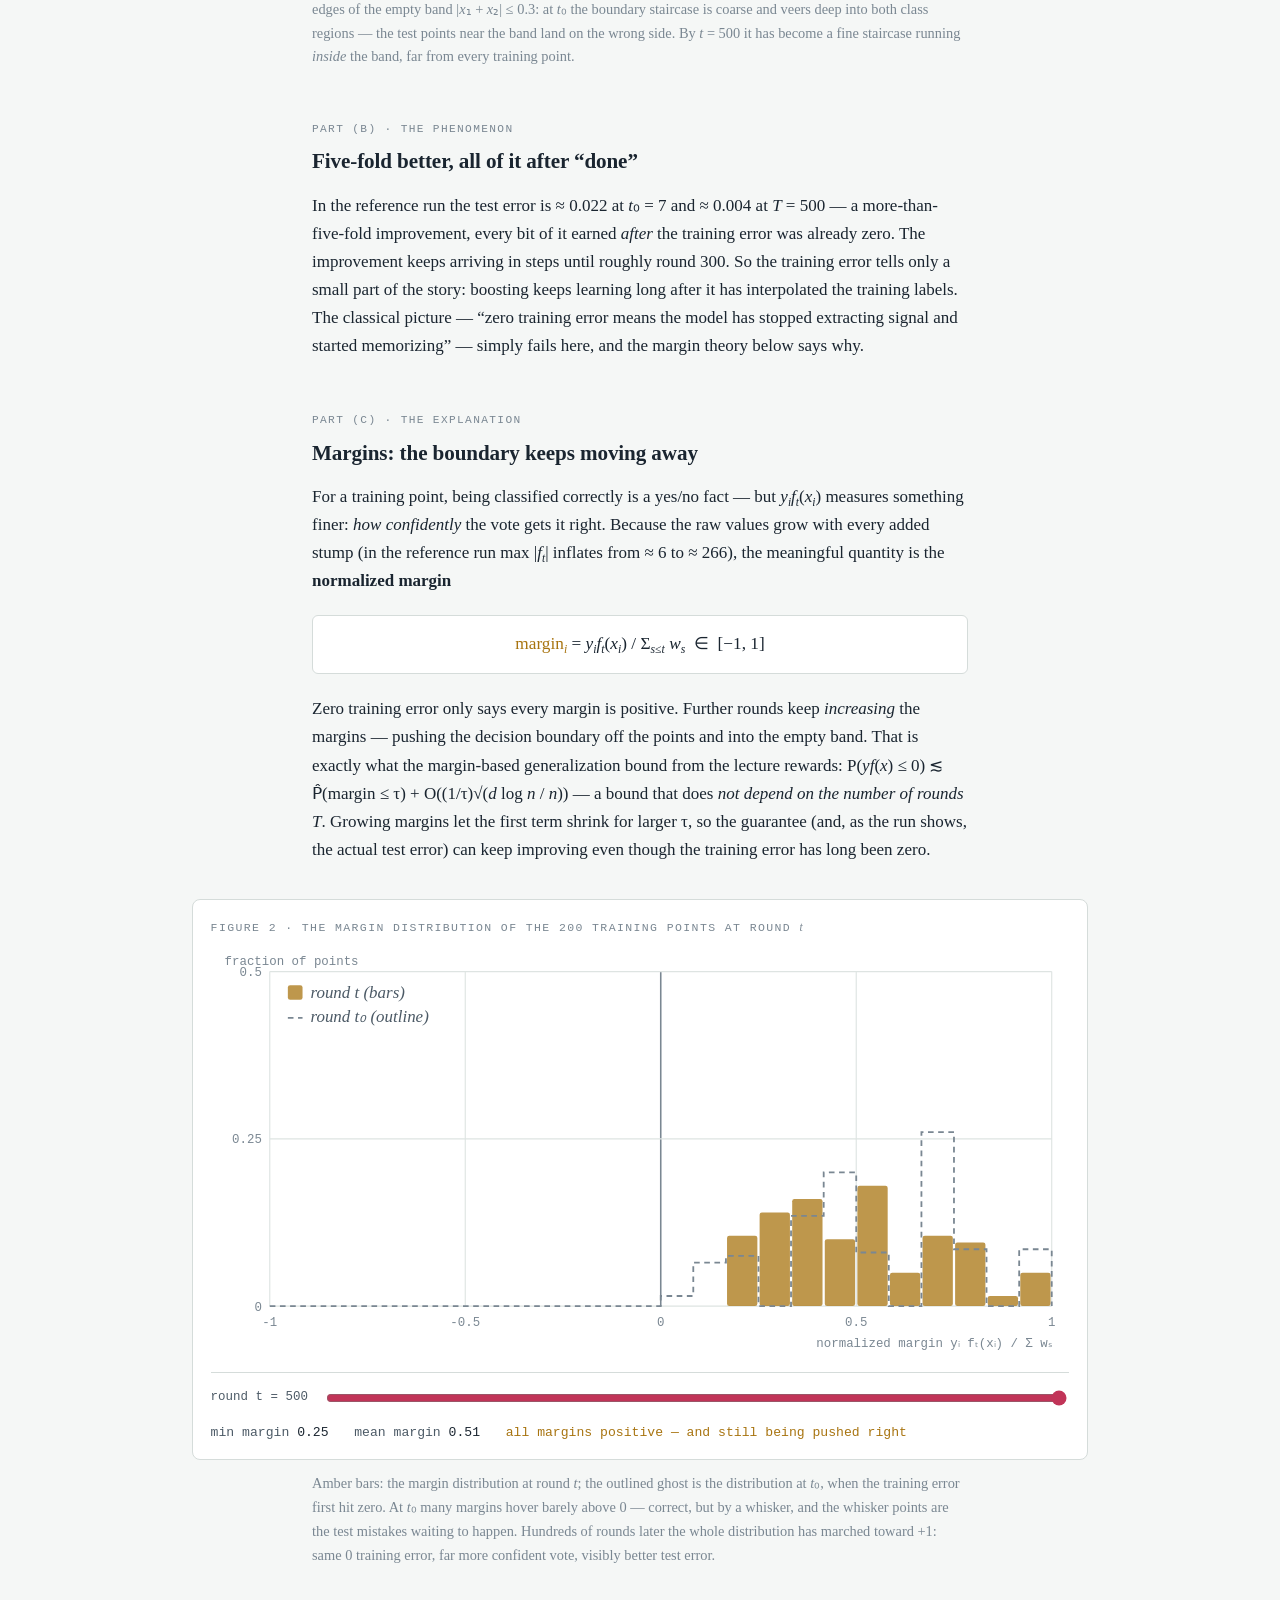
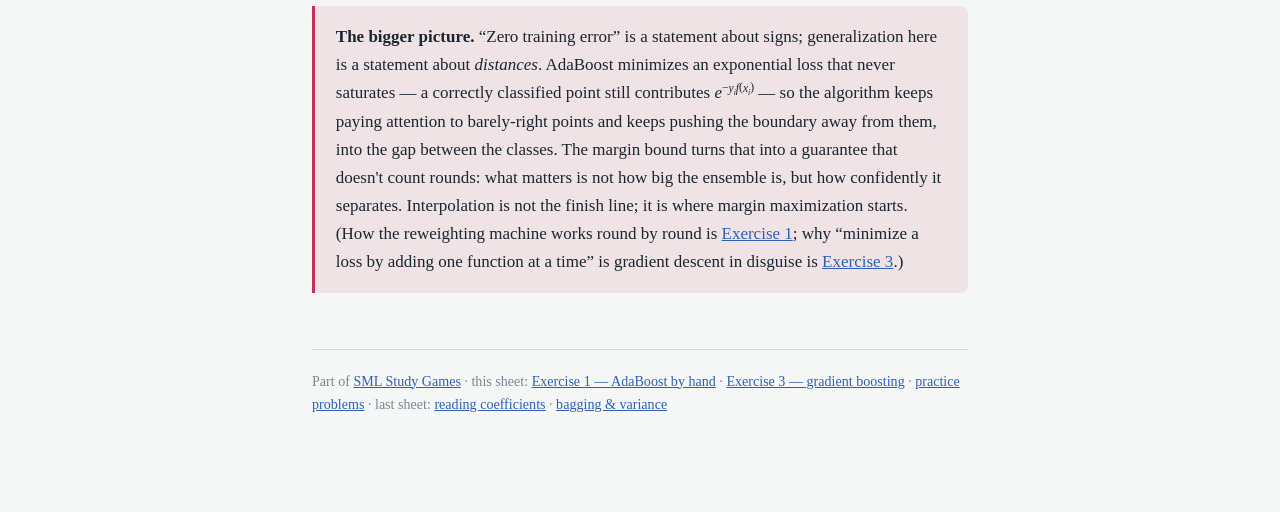
<file: margins.html>
<!DOCTYPE html>
<html lang="en">
<head>
  <meta charset="UTF-8">
  <meta name="viewport" content="width=device-width, initial-scale=1.0">
  <link rel="icon" href="data:image/svg+xml,<svg xmlns='http://www.w3.org/2000/svg' viewBox='0 0 100 100'><text y='.9em' font-size='90'>🌉</text></svg>">
<title>Boosting Past Zero — Margins &amp; the Long Run</title>
<style>
  :root {
    --surface: #F5F7F6;
    --surface-2: #ECF0EF;
    --ink: #1A2530;
    --ink-2: #4C5A66;
    --muted: #7A8792;
    --line: #D5DCDA;
    --blue: #2E5EB8;
    --blue-soft: rgba(46, 94, 184, 0.10);
    --crimson: #C13458;
    --crimson-soft: rgba(193, 52, 88, 0.10);
    --amber: #A87410;
    --amber-soft: rgba(168, 116, 16, 0.12);
    --grid: #DEE4E2;
    --card: #FFFFFF;
  }
  @media (prefers-color-scheme: dark) {
    :root {
      --surface: #131B22;
      --surface-2: #0E151B;
      --ink: #E8EDF1;
      --ink-2: #AEBAC4;
      --muted: #7E8B96;
      --line: #2B3843;
      --blue: #4A7BD0;
      --blue-soft: rgba(74, 123, 208, 0.16);
      --crimson: #D05578;
      --crimson-soft: rgba(208, 85, 120, 0.16);
      --amber: #BE8A2F;
      --amber-soft: rgba(190, 138, 47, 0.16);
      --grid: #223039;
      --card: #18222B;
    }
  }
  :root[data-theme="dark"] {
    --surface: #131B22;
    --surface-2: #0E151B;
    --ink: #E8EDF1;
    --ink-2: #AEBAC4;
    --muted: #7E8B96;
    --line: #2B3843;
    --blue: #4A7BD0;
    --blue-soft: rgba(74, 123, 208, 0.16);
    --crimson: #D05578;
    --crimson-soft: rgba(208, 85, 120, 0.16);
    --amber: #BE8A2F;
    --amber-soft: rgba(190, 138, 47, 0.16);
    --grid: #223039;
    --card: #18222B;
  }
  :root[data-theme="light"] {
    --surface: #F5F7F6;
    --surface-2: #ECF0EF;
    --ink: #1A2530;
    --ink-2: #4C5A66;
    --muted: #7A8792;
    --line: #D5DCDA;
    --blue: #2E5EB8;
    --blue-soft: rgba(46, 94, 184, 0.10);
    --crimson: #C13458;
    --crimson-soft: rgba(193, 52, 88, 0.10);
    --amber: #A87410;
    --amber-soft: rgba(168, 116, 16, 0.12);
    --grid: #DEE4E2;
    --card: #FFFFFF;
  }

  html { background: var(--surface); }
  body {
    font-family: Charter, "Bitstream Charter", Cambria, Georgia, serif;
    font-size: 17px;
    line-height: 1.65;
    color: var(--ink);
    background: var(--surface);
    margin: 0;
    padding: 0 1.25rem 6rem;
  }
  .prose { max-width: 41rem; margin: 0 auto; }
  .wide  { max-width: 56rem; margin: 2.2rem auto; }

  .eyebrow {
    font-family: ui-monospace, "SF Mono", Menlo, Consolas, monospace;
    font-size: 0.72rem;
    letter-spacing: 0.14em;
    text-transform: uppercase;
    color: var(--muted);
  }
  header.prose { padding-top: 4.5rem; }
  h1 {
    font-size: clamp(1.9rem, 5vw, 2.7rem);
    line-height: 1.15;
    font-weight: 700;
    margin: 0.5rem 0 0.9rem;
    text-wrap: balance;
    letter-spacing: -0.01em;
  }
  .lede { font-size: 1.12rem; color: var(--ink-2); margin: 0; text-wrap: pretty; }

  h2 {
    font-size: 1.32rem;
    font-weight: 700;
    margin: 3.2rem 0 0.8rem;
    letter-spacing: -0.005em;
    text-wrap: balance;
  }
  h2 .partref {
    font-family: ui-monospace, "SF Mono", Menlo, Consolas, monospace;
    font-size: 0.7rem;
    font-weight: 400;
    letter-spacing: 0.12em;
    text-transform: uppercase;
    color: var(--muted);
    display: block;
    margin-bottom: 0.35rem;
  }
  p { margin: 0 0 1.05rem; text-wrap: pretty; }
  a { color: var(--blue); }

  var, .mi {
    font-style: italic;
    font-family: Charter, "Bitstream Charter", Cambria, Georgia, serif;
    font-weight: 450;
  }
  sup, sub { font-size: 0.68em; line-height: 0; }

  .eq {
    font-size: 1.08rem;
    text-align: center;
    padding: 0.9rem 1rem;
    margin: 1.2rem 0 1.35rem;
    overflow-x: auto;
    white-space: nowrap;
  }
  .eq.boxed {
    background: var(--card);
    border: 1px solid var(--line);
    border-radius: 6px;
  }
  .b { color: var(--blue); }
  .c { color: var(--crimson); }
  .a { color: var(--amber); }

  .chips { display: flex; gap: 1.4rem; flex-wrap: wrap; margin: 1.6rem 0 0; }
  .chip {
    display: flex; align-items: baseline; gap: 0.5rem;
    font-size: 0.95rem; color: var(--ink-2);
  }
  .chip .dot { width: 0.72em; height: 0.72em; border-radius: 2px; flex: none; align-self: center; }
  .dot.b { background: var(--blue); }
  .dot.c { background: var(--crimson); }
  .dot.a { background: var(--amber); }

  figure { margin: 0; }
  .panel {
    background: var(--card);
    border: 1px solid var(--line);
    border-radius: 8px;
    padding: 1.1rem 1.1rem 0.9rem;
  }
  .fig-title {
    font-family: ui-monospace, "SF Mono", Menlo, Consolas, monospace;
    font-size: 0.72rem;
    letter-spacing: 0.12em;
    text-transform: uppercase;
    color: var(--muted);
    margin: 0 0 0.8rem;
  }
  .fig-title .tn { text-transform: none; }
  .fig-grid { display: grid; grid-template-columns: 1fr 1fr; gap: 1.4rem; }
  @media (max-width: 720px) { .fig-grid { grid-template-columns: 1fr; } }
  .fig-cell svg, .panel > svg { display: block; width: 100%; height: auto; }
  .axis-label {
    font-family: ui-monospace, "SF Mono", Menlo, Consolas, monospace;
    font-size: 11px;
    fill: var(--muted);
  }
  .svg-math { font-family: Charter, Cambria, Georgia, serif; font-style: italic; font-size: 15px; }

  .controls {
    display: flex; align-items: center; gap: 1rem; flex-wrap: wrap;
    margin-top: 1rem; padding-top: 0.9rem;
    border-top: 1px solid var(--line);
  }
  .controls label {
    font-family: ui-monospace, "SF Mono", Menlo, Consolas, monospace;
    font-size: 0.78rem; color: var(--ink-2);
  }
  input[type="range"] { flex: 1 1 8rem; min-width: 7rem; accent-color: var(--crimson); }
  input[type="range"]:focus-visible { outline: 2px solid var(--crimson); outline-offset: 2px; }
  button.preset {
    font-family: ui-monospace, "SF Mono", Menlo, Consolas, monospace;
    font-size: 0.72rem;
    letter-spacing: 0.04em;
    color: var(--ink-2);
    background: var(--surface-2);
    border: 1px solid var(--line);
    border-radius: 999px;
    padding: 0.32rem 0.85rem;
    cursor: pointer;
  }
  button.preset:hover, button.preset:focus-visible { border-color: var(--blue); color: var(--blue); }

  .readouts {
    display: flex; gap: 1.6rem; flex-wrap: wrap;
    font-family: ui-monospace, "SF Mono", Menlo, Consolas, monospace;
    font-size: 0.82rem;
    font-variant-numeric: tabular-nums;
    color: var(--ink-2);
    margin-top: 0.9rem;
  }
  .readouts b { font-weight: 400; color: var(--ink); }
  .flag { color: var(--crimson); opacity: 0; transition: opacity 0.25s; }
  .flag.amber { color: var(--amber); }
  .flag.on { opacity: 1; }
  @media (prefers-reduced-motion: reduce) { .flag { transition: none; } }

  figcaption {
    max-width: 41rem; margin: 0.8rem auto 0;
    font-size: 0.9rem; color: var(--muted); text-wrap: pretty;
  }

  .duo { display: grid; grid-template-columns: 1fr 1fr; gap: 1.1rem; margin: 1.4rem 0; }
  @media (max-width: 720px) { .duo { grid-template-columns: 1fr; } }
  .card {
    background: var(--card);
    border: 1px solid var(--line);
    border-radius: 8px;
    padding: 1.1rem 1.2rem;
    font-size: 0.97rem;
  }
  .card .tag {
    font-family: ui-monospace, "SF Mono", Menlo, Consolas, monospace;
    font-size: 0.7rem; letter-spacing: 0.12em; text-transform: uppercase;
    color: var(--muted); margin: 0 0 0.5rem;
  }
  .card p:last-child { margin-bottom: 0; }

  .takeaway {
    border-left: 3px solid var(--crimson);
    background: var(--crimson-soft);
    border-radius: 0 8px 8px 0;
    padding: 1.1rem 1.3rem;
    margin: 2.4rem 0 0;
  }
  .takeaway p { margin: 0; }

  .backlink {
    max-width: 41rem;
    margin: 1.6rem auto -3rem;
    font-family: ui-monospace, "SF Mono", Menlo, Consolas, monospace;
    font-size: 0.78rem;
    letter-spacing: 0.06em;
  }
  .backlink a { color: var(--muted); text-decoration: none; }
  .backlink a:hover, .backlink a:focus-visible { color: var(--blue); }
  footer.site {
    max-width: 41rem;
    margin: 3.5rem auto 0;
    padding-top: 1.2rem;
    border-top: 1px solid var(--line);
    font-size: 0.88rem;
    color: var(--muted);
  }
  footer.site a { color: var(--blue); }
</style>
</head>
<body>

<nav class="backlink"><a href="./">← SML Study Games</a></nav>

<header class="prose">
  <p class="eyebrow">Statistical Machine Learning · Assignment 8 · Exercise 2 · Implementing AdaBoost</p>
  <h1>Training error hits zero. Learning doesn't stop.</h1>
  <p class="lede">
    Run AdaBoost with decision stumps and simply refuse to stop. The training error reaches zero
    within a handful of rounds — and then, for hundreds of rounds more, the <em>test</em> error
    keeps falling. By the usual overfitting folklore this shouldn't happen. This page reruns the
    sheet's experiment live in your browser (a real AdaBoost, trained the moment the page loaded)
    and shows the quantity that explains the mystery: not whether the training points are right,
    but <em>how far they sit from the boundary</em> — the margin.
  </p>
  <div class="chips">
    <span class="chip"><span class="dot b"></span>class +1 · and the test error</span>
    <span class="chip"><span class="dot c"></span>class −1 · and the training error</span>
    <span class="chip"><span class="dot a"></span>the round marker t · and the margins</span>
  </div>
</header>

<section class="prose">
  <h2><span class="partref">the setup</span>Two hundred points, an empty band, and stumps</h2>
  <p>
    The data: <var>n</var> = 200 training points drawn uniformly from [−1, 1]², but conditioned on
    |<var>x</var>₁ + <var>x</var>₂| &gt; 0.3 — so an empty diagonal band separates the classes —
    and labelled by the diagonal, <var>y</var> = sign(<var>x</var>₁ + <var>x</var>₂). The weak
    learner is an exhaustive decision-stump search: every feature, every threshold between
    consecutive values, both signs, pick the smallest weighted error. In the sheet's reference run
    ε₁ = 0.15 and <var>w</var>₁ ≈ 0.87, the training error is 0 from round <var>t</var>₀ = 7, and
    the weighted errors ε<sub>t</sub> settle around 0.26 — bounded away from ½, so the weak-learning
    assumption holds with an empirical edge γ̂ ≈ 0.2 the whole way.
  </p>
  <p>
    Below, the same experiment with this page's own seed: the 0-1 error curves of
    sign(<var>f<sub>t</sub></var>) on train and test, and the decision regions at round
    <var>t</var>. Start at <var>t</var>₀, where the training error first touches zero — then slide
    on and watch what the extra rounds buy.
  </p>
</section>

<figure class="wide">
  <div class="panel">
    <p class="fig-title">Figure 1 · a live AdaBoost run — errors <span class="tn">(left)</span> and decision regions <span class="tn">(right)</span> at round <span class="tn"><var>t</var></span></p>
    <div class="fig-grid">
      <div class="fig-cell"><svg id="err-svg" viewBox="0 0 440 380" role="img" aria-label="Training and test zero-one error of the boosted classifier against the round number on a log scale; the training error drops to zero early while the test error keeps improving for hundreds of rounds"></svg></div>
      <div class="fig-cell"><svg id="map-svg" viewBox="0 0 440 380" role="img" aria-label="The two-dimensional decision regions of the ensemble at the selected round, with the training points and the empty diagonal band; the boundary staircase refines and retreats into the band as rounds increase"></svg></div>
    </div>
    <div class="controls">
      <label for="tslider">round t = <span id="tval">–</span></label>
      <input type="range" id="tslider" min="1" max="500" step="1" value="7" aria-label="boosting round">
      <button class="preset" id="pre-t0">t = t₀ — first zero</button>
      <button class="preset" id="pre-end">t = 500</button>
    </div>
    <div class="readouts">
      <span>training error <b id="trerr">–</b></span>
      <span>test error <b id="teerr">–</b></span>
      <span>edge γ̂ = <b id="edgeval">–</b></span>
      <span>max |f<sub>t</sub>| = <b id="maxfval">–</b></span>
      <span class="flag amber" id="pastflag">training error 0 — everything from here on is margin work</span>
    </div>
  </div>
  <figcaption>
    A genuine run (fixed seed; 200 training, 3000 test points), so the numbers differ slightly from
    the sheet's reference values. Training error 0 clamps to the bottom edge of the log plot. In the
    map, the dashed lines are the edges of the empty band |<var>x</var>₁ + <var>x</var>₂| ≤ 0.3: at
    <var>t</var>₀ the boundary staircase is coarse and veers deep into both class regions — the test
    points near the band land on the wrong side. By <var>t</var> = 500 it has become a fine
    staircase running <em>inside</em> the band, far from every training point.
  </figcaption>
</figure>

<section class="prose">
  <h2><span class="partref">part (b) · the phenomenon</span>Five-fold better, all of it after “done”</h2>
  <p>
    In the reference run the test error is ≈ 0.022 at <var>t</var>₀ = 7 and ≈ 0.004 at
    <var>T</var> = 500 — a more-than-five-fold improvement, every bit of it earned <em>after</em>
    the training error was already zero. The improvement keeps arriving in steps until roughly
    round 300. So the training error tells only a small part of the story: boosting keeps learning
    long after it has interpolated the training labels. The classical picture — “zero training
    error means the model has stopped extracting signal and started memorizing” — simply fails
    here, and the margin theory below says why.
  </p>
</section>

<section class="prose">
  <h2><span class="partref">part (c) · the explanation</span>Margins: the boundary keeps moving away</h2>
  <p>
    For a training point, being classified correctly is a yes/no fact — but
    <var>y<sub>i</sub>f<sub>t</sub></var>(<var>x<sub>i</sub></var>) measures something finer:
    <em>how confidently</em> the vote gets it right. Because the raw values grow with every added
    stump (in the reference run max |<var>f<sub>t</sub></var>| inflates from ≈ 6 to ≈ 266), the
    meaningful quantity is the <strong>normalized margin</strong>
  </p>
  <p class="eq boxed"><span class="a">margin<sub><var>i</var></sub></span> &#61; <var>y<sub>i</sub></var><var>f<sub>t</sub></var>(<var>x<sub>i</sub></var>) / Σ<sub><var>s</var>≤<var>t</var></sub> <var>w<sub>s</sub></var> &nbsp;∈&nbsp; [−1, 1]</p>
  <p>
    Zero training error only says every margin is positive. Further rounds keep <em>increasing</em>
    the margins — pushing the decision boundary off the points and into the empty band. That is
    exactly what the margin-based generalization bound from the lecture rewards:
    P(<var>yf</var>(<var>x</var>) ≤ 0) ≲ P̂(margin ≤ τ) + O((1/τ)√(<var>d</var> log <var>n</var> / <var>n</var>)) —
    a bound that does <em>not depend on the number of rounds</em> <var>T</var>. Growing margins let
    the first term shrink for larger τ, so the guarantee (and, as the run shows, the actual test
    error) can keep improving even though the training error has long been zero.
  </p>
</section>

<figure class="wide">
  <div class="panel">
    <p class="fig-title">Figure 2 · the margin distribution of the 200 training points at round <span class="tn"><var>t</var></span></p>
    <svg id="marg-svg" viewBox="0 0 760 360" role="img" aria-label="Histogram of the normalized margins of the training points at the selected round, compared with a ghost outline of the distribution at the first zero error round; the mass moves rightward toward one as rounds increase"></svg>
    <div class="controls">
      <label for="mslider">round t = <span id="mtval">–</span></label>
      <input type="range" id="mslider" min="1" max="500" step="1" value="500" aria-label="boosting round for the margin histogram">
    </div>
    <div class="readouts">
      <span>min margin <b id="minmarg">–</b></span>
      <span>mean margin <b id="meanmarg">–</b></span>
      <span class="flag amber" id="allposflag">all margins positive — and still being pushed right</span>
    </div>
  </div>
  <figcaption>
    Amber bars: the margin distribution at round <var>t</var>; the outlined ghost is the
    distribution at <var>t</var>₀, when the training error first hit zero. At <var>t</var>₀ many
    margins hover barely above 0 — correct, but by a whisker, and the whisker points are the test
    mistakes waiting to happen. Hundreds of rounds later the whole distribution has marched toward
    +1: same 0 training error, far more confident vote, visibly better test error.
  </figcaption>
</figure>

<section class="prose">
  <div class="takeaway">
    <p>
      <strong>The bigger picture.</strong> “Zero training error” is a statement about signs;
      generalization here is a statement about <em>distances</em>. AdaBoost minimizes an exponential
      loss that never saturates — a correctly classified point still contributes
      <var>e</var><sup>−<var>y<sub>i</sub>f</var>(<var>x<sub>i</sub></var>)</sup> — so the algorithm
      keeps paying attention to barely-right points and keeps pushing the boundary away from them,
      into the gap between the classes. The margin bound turns that into a guarantee that doesn't
      count rounds: what matters is not how big the ensemble is, but how confidently it separates.
      Interpolation is not the finish line; it is where margin maximization starts. (How the
      reweighting machine works round by round is <a href="adaboost.html">Exercise 1</a>; why
      “minimize a loss by adding one function at a time” is gradient descent in disguise is
      <a href="gradboost.html">Exercise 3</a>.)
    </p>
  </div>
</section>

<script>
(function () {
  var NS = "http://www.w3.org/2000/svg";
  function el(parent, tag, attrs) {
    var e = document.createElementNS(NS, tag);
    for (var k in attrs) e.setAttribute(k, attrs[k]);
    parent.appendChild(e);
    return e;
  }
  function txt(parent, x, y, s, attrs) {
    attrs = attrs || {};
    attrs.x = x; attrs.y = y;
    if (!attrs["class"]) attrs["class"] = "svg-math";
    var t = el(parent, "text", attrs);
    t.textContent = s;
    return t;
  }

  /* ---------- the experiment: real AdaBoost with stumps ---------- */
  var seed = 106 >>> 0;
  function rnd() { seed = (seed * 1664525 + 1013904223) >>> 0; return seed / 4294967296; }

  function makeData(n) {
    var x1 = [], x2 = [], y = [];
    while (x1.length < n) {
      var a = rnd() * 2 - 1, b = rnd() * 2 - 1;
      if (Math.abs(a + b) <= 0.3) continue;
      x1.push(a); x2.push(b); y.push(a + b > 0 ? 1 : -1);
    }
    return { x1: x1, x2: x2, y: y, n: n };
  }
  var TR = makeData(200), TE = makeData(3000);
  var T = 500;

  function sortedIdx(arr) {
    var idx = arr.map(function (_, i) { return i; });
    idx.sort(function (a, b) { return arr[a] - arr[b]; });
    return idx;
  }
  var feats = [TR.x1, TR.x2];
  var orders = [sortedIdx(TR.x1), sortedIdx(TR.x2)];

  function stumpPred(st, x1, x2) {
    var c = st.j === 0 ? x1 : x2;
    return c > st.thr ? st.s : -st.s;
  }

  var D = [], i;
  for (i = 0; i < TR.n; i++) D.push(1 / TR.n);
  var stumps = [], epsArr = [], wArr = [], trainErrArr = [], testErrArr = [], sumWArr = [];
  var Ftr = new Float64Array(TR.n), Fte = new Float64Array(TE.n);
  var sumW = 0, t0 = -1;

  for (var t = 0; t < T; t++) {
    var Wminus = 0;
    for (i = 0; i < TR.n; i++) if (TR.y[i] < 0) Wminus += D[i];
    var best = { err: 2, j: 0, thr: 0, s: 1 };
    for (var j = 0; j < 2; j++) {
      var ord = orders[j], xs = feats[j];
      var cumPlus = 0, cumMinus = 0;
      // k = -1: threshold below all points
      var e1 = Wminus; // s=+1 predicts +1 everywhere
      if (e1 < best.err) best = { err: e1, j: j, thr: xs[ord[0]] - 1, s: 1 };
      if (1 - e1 < best.err) best = { err: 1 - e1, j: j, thr: xs[ord[0]] - 1, s: -1 };
      for (var k = 0; k < TR.n; k++) {
        var idx = ord[k];
        if (TR.y[idx] > 0) cumPlus += D[idx]; else cumMinus += D[idx];
        if (k < TR.n - 1 && xs[ord[k + 1]] === xs[idx]) continue;
        var thr = k < TR.n - 1 ? (xs[idx] + xs[ord[k + 1]]) / 2 : xs[idx] + 1;
        e1 = (Wminus - cumMinus) + cumPlus;
        if (e1 < best.err) best = { err: e1, j: j, thr: thr, s: 1 };
        if (1 - e1 < best.err) best = { err: 1 - e1, j: j, thr: thr, s: -1 };
      }
    }
    var eps = Math.max(best.err, 1e-10);
    var w = 0.5 * Math.log((1 - eps) / eps);
    best.w = w;
    stumps.push(best);
    epsArr.push(eps);
    wArr.push(w);
    sumW += w;
    sumWArr.push(sumW);

    var Z = 0;
    for (i = 0; i < TR.n; i++) {
      var h = stumpPred(best, TR.x1[i], TR.x2[i]);
      D[i] *= Math.exp(-w * TR.y[i] * h);
      Z += D[i];
      Ftr[i] += w * h;
    }
    for (i = 0; i < TR.n; i++) D[i] /= Z;
    var terr = 0;
    for (i = 0; i < TR.n; i++) if (TR.y[i] * Ftr[i] <= 0) terr++;
    trainErrArr.push(terr / TR.n);
    if (t0 < 0 && terr === 0) t0 = t + 1;

    var teerr = 0;
    for (i = 0; i < TE.n; i++) {
      Fte[i] += w * stumpPred(best, TE.x1[i], TE.x2[i]);
      if (TE.y[i] * Fte[i] <= 0) teerr++;
    }
    testErrArr.push(teerr / TE.n);
  }
  if (t0 < 0) t0 = 1;

  /* ---------- Figure 1 left: error curves ---------- */
  var esvg = document.getElementById("err-svg");
  var me = { l: 46, r: 12, t: 16, b: 40 }, WE = 440, HE = 380;
  var LFLOOR = -3.15; // log10 floor (zero clamps here)
  function ex(t) { return me.l + (t / T) * (WE - me.l - me.r); }
  function ey(l10) { return me.t + (l10 / LFLOOR) * (HE - me.t - me.b); }

  [0, -1, -2, -3].forEach(function (l) {
    el(esvg, "line", { x1: me.l, y1: ey(l), x2: WE - me.r, y2: ey(l), stroke: "var(--grid)", "stroke-width": 1 });
    txt(esvg, me.l - 6, ey(l) + 4, l === 0 ? "1" : "10" + ({ "-1": "⁻¹", "-2": "⁻²", "-3": "⁻³" })[l], { "class": "axis-label", "text-anchor": "end" });
  });
  for (var g = 0; g <= 500; g += 100) {
    el(esvg, "line", { x1: ex(g), y1: me.t, x2: ex(g), y2: HE - me.b, stroke: "var(--grid)", "stroke-width": 1 });
    txt(esvg, ex(g), HE - me.b + 16, g, { "class": "axis-label", "text-anchor": "middle" });
  }
  txt(esvg, WE - me.r, HE - 6, "round t", { "class": "axis-label", "text-anchor": "end" });
  txt(esvg, me.l - 34, me.t - 4, "0-1 error", { "class": "axis-label" });

  function errPath(arr) {
    var d = "";
    for (var t = 0; t < T; t++) {
      var v = arr[t];
      var l10 = v <= 0 ? LFLOOR : Math.max(LFLOOR, Math.log10(v));
      d += (t ? "L" : "M") + ex(t + 1).toFixed(1) + "," + ey(l10).toFixed(1);
    }
    return d;
  }
  el(esvg, "path", { d: errPath(testErrArr), fill: "none", stroke: "var(--blue)", "stroke-width": 2 });
  el(esvg, "path", { d: errPath(trainErrArr), fill: "none", stroke: "var(--crimson)", "stroke-width": 2 });
  txt(esvg, ex(180), ey(Math.log10(Math.max(testErrArr[179], 1e-3))) - 14, "test", { fill: "var(--blue)", "font-size": "13", style: "fill: var(--blue);" });
  txt(esvg, ex(90), ey(-3.04), "training", { fill: "var(--crimson)", "font-size": "13", style: "fill: var(--crimson);" });
  var eMark = el(esvg, "line", { stroke: "var(--amber)", "stroke-width": 1.5, "stroke-dasharray": "4 4", y1: me.t, y2: HE - me.b });

  /* ---------- Figure 1 right: decision map ---------- */
  var msvg = document.getElementById("map-svg");
  var mm = { l: 40, r: 12, t: 16, b: 40 }, WM = 440, HM = 380;
  function mx(v) { return mm.l + ((v + 1) / 2) * (WM - mm.l - mm.r); }
  function my(v) { return HM - mm.b - ((v + 1) / 2) * (HM - mm.t - mm.b); }

  var G = 50;
  var cellW = (WM - mm.l - mm.r) / G, cellH = (HM - mm.t - mm.b) / G;
  var cells = [];
  var gridF = new Float64Array(G * G);
  var gridT = 0;
  var cellsGroup = el(msvg, "g", {});
  for (var r = 0; r < G; r++) {
    for (var c = 0; c < G; c++) {
      cells.push(el(cellsGroup, "rect", {
        x: mm.l + c * cellW, y: mm.t + (G - 1 - r) * cellH,
        width: cellW + 0.5, height: cellH + 0.5,
        fill: "none", "fill-opacity": 0.25
      }));
    }
  }
  // band edges + frame + points
  el(msvg, "line", { x1: mx(-0.7), y1: my(1), x2: mx(1), y2: my(-0.7), stroke: "var(--muted)", "stroke-width": 1.2, "stroke-dasharray": "5 4" });
  el(msvg, "line", { x1: mx(-1), y1: my(0.7), x2: mx(0.7), y2: my(-1), stroke: "var(--muted)", "stroke-width": 1.2, "stroke-dasharray": "5 4" });
  el(msvg, "rect", { x: mm.l, y: mm.t, width: WM - mm.l - mm.r, height: HM - mm.t - mm.b, fill: "none", stroke: "var(--line)", "stroke-width": 1 });
  [-1, 0, 1].forEach(function (v) {
    txt(msvg, mx(v), HM - mm.b + 16, v, { "class": "axis-label", "text-anchor": "middle" });
    txt(msvg, mm.l - 6, my(v) + 4, v, { "class": "axis-label", "text-anchor": "end" });
  });
  txt(msvg, WM - mm.r, HM - 6, "x₁", { "class": "axis-label", "text-anchor": "end" });
  txt(msvg, mm.l - 28, mm.t - 4, "x₂", { "class": "axis-label" });
  for (i = 0; i < TR.n; i++) {
    el(msvg, "circle", {
      cx: mx(TR.x1[i]), cy: my(TR.x2[i]), r: 2.6,
      fill: TR.y[i] > 0 ? "var(--blue)" : "var(--crimson)",
      stroke: "var(--card)", "stroke-width": 0.7
    });
  }

  function cellCenter(idx) {
    var r = Math.floor(idx / G), c = idx % G;
    return { x: -1 + (c + 0.5) * 2 / G, y: -1 + (r + 0.5) * 2 / G };
  }
  function applyStumpToGrid(st, sign) {
    for (var idx = 0; idx < G * G; idx++) {
      var p = cellCenter(idx);
      gridF[idx] += sign * st.w * stumpPred(st, p.x, p.y);
    }
  }
  function setGridRound(t) {
    var s;
    if (t >= gridT) { for (s = gridT; s < t; s++) applyStumpToGrid(stumps[s], 1); }
    else { for (s = gridT - 1; s >= t; s--) applyStumpToGrid(stumps[s], -1); }
    gridT = t;
    var maxAbs = 0;
    for (var idx = 0; idx < G * G; idx++) {
      var f = gridF[idx];
      if (Math.abs(f) > maxAbs) maxAbs = Math.abs(f);
      cells[(Math.floor(idx / G)) * G + (idx % G)].setAttribute("fill",
        f > 0 ? "var(--blue)" : (f < 0 ? "var(--crimson)" : "none"));
    }
    return maxAbs;
  }

  /* ---------- Figure 1 wiring ---------- */
  var tS = document.getElementById("tslider");
  var tEl = document.getElementById("tval");
  var trEl = document.getElementById("trerr"), teEl = document.getElementById("teerr");
  var edgeEl = document.getElementById("edgeval"), maxfEl = document.getElementById("maxfval");
  var pastFlag = document.getElementById("pastflag");

  function fmtErr(v) { return v === 0 ? "0" : v.toFixed(3); }
  function render1() {
    var t = parseInt(tS.value, 10);
    tEl.textContent = t;
    eMark.setAttribute("x1", ex(t)); eMark.setAttribute("x2", ex(t));
    var maxAbs = setGridRound(t);
    trEl.textContent = fmtErr(trainErrArr[t - 1]);
    teEl.textContent = fmtErr(testErrArr[t - 1]);
    var edge = 0.5;
    for (var s = 0; s < t; s++) edge = Math.min(edge, 0.5 - epsArr[s]);
    edgeEl.textContent = edge.toFixed(2);
    maxfEl.textContent = maxAbs.toFixed(1);
    pastFlag.classList.toggle("on", trainErrArr[t - 1] === 0);
  }
  tS.addEventListener("input", render1);
  document.getElementById("pre-t0").addEventListener("click", function () { tS.value = t0; render1(); });
  document.getElementById("pre-end").addEventListener("click", function () { tS.value = T; render1(); });
  tS.value = t0;
  render1();

  /* ---------- Figure 2: margin histogram ---------- */
  var hsvg = document.getElementById("marg-svg");
  var mh = { l: 52, r: 16, t: 20, b: 44 }, WH = 760, HH = 360;
  var NB = 24;

  function marginsAt(t) {
    var f = new Float64Array(TR.n);
    for (var s = 0; s < t; s++) {
      var st = stumps[s];
      for (var i = 0; i < TR.n; i++) f[i] += st.w * stumpPred(st, TR.x1[i], TR.x2[i]);
    }
    var m = [], W = sumWArr[t - 1];
    for (i = 0; i < TR.n; i++) m.push(TR.y[i] * f[i] / W);
    return m;
  }
  function histo(m) {
    var h = new Array(NB).fill(0);
    m.forEach(function (v) {
      var b = Math.min(NB - 1, Math.max(0, Math.floor((v + 1) / 2 * NB)));
      h[b] += 1 / TR.n;
    });
    return h;
  }

  var gh = histo(marginsAt(t0));
  var YMAXH = Math.max(0.5, Math.ceil(Math.max.apply(null, gh) * 1.25 / 0.05) * 0.05);
  function hx(v) { return mh.l + ((v + 1) / 2) * (WH - mh.l - mh.r); }
  function hy(fr) { return mh.t + (1 - Math.min(fr, YMAXH) / YMAXH) * (HH - mh.t - mh.b); }

  [-1, -0.5, 0, 0.5, 1].forEach(function (v) {
    el(hsvg, "line", { x1: hx(v), y1: mh.t, x2: hx(v), y2: HH - mh.b, stroke: v === 0 ? "var(--muted)" : "var(--grid)", "stroke-width": v === 0 ? 1.4 : 1 });
    txt(hsvg, hx(v), HH - mh.b + 18, v, { "class": "axis-label", "text-anchor": "middle" });
  });
  for (var fr = 0; fr <= YMAXH + 1e-9; fr += 0.25) {
    el(hsvg, "line", { x1: mh.l, y1: hy(fr), x2: WH - mh.r, y2: hy(fr), stroke: "var(--grid)", "stroke-width": 1 });
    txt(hsvg, mh.l - 7, hy(fr) + 4, fr.toFixed(2).replace(/\.?0+$/, "") || "0", { "class": "axis-label", "text-anchor": "end" });
  }
  txt(hsvg, WH - mh.r, HH - 8, "normalized margin yᵢ fₜ(xᵢ) / Σ wₛ", { "class": "axis-label", "text-anchor": "end" });
  txt(hsvg, mh.l - 40, mh.t - 6, "fraction of points", { "class": "axis-label" });

  var bars = [];
  var binW = (WH - mh.l - mh.r) / NB;
  for (var b = 0; b < NB; b++) {
    bars.push(el(hsvg, "rect", {
      x: mh.l + b * binW + 1, width: binW - 2, y: hy(0), height: 0,
      fill: "var(--amber)", "fill-opacity": 0.75, rx: 2
    }));
  }
  // ghost outline at t0
  var gd = "M" + (mh.l).toFixed(1) + "," + hy(0).toFixed(1);
  for (b = 0; b < NB; b++) {
    gd += "L" + (mh.l + b * binW).toFixed(1) + "," + hy(gh[b]).toFixed(1);
    gd += "L" + (mh.l + (b + 1) * binW).toFixed(1) + "," + hy(gh[b]).toFixed(1);
  }
  gd += "L" + (WH - mh.r).toFixed(1) + "," + hy(0).toFixed(1);
  el(hsvg, "path", { d: gd, fill: "none", stroke: "var(--muted)", "stroke-width": 1.6, "stroke-dasharray": "5 4" });
  // fixed legend, top-left (the x < 0 half stays empty once training error is 0)
  el(hsvg, "rect", { x: mh.l + 16, y: mh.t + 12, width: 13, height: 13, fill: "var(--amber)", "fill-opacity": 0.75, rx: 2 });
  txt(hsvg, mh.l + 36, mh.t + 23, "round t (bars)", { fill: "var(--ink-2)", "font-size": "13" });
  el(hsvg, "line", { x1: mh.l + 16, y1: mh.t + 41, x2: mh.l + 29, y2: mh.t + 41, stroke: "var(--muted)", "stroke-width": 1.6, "stroke-dasharray": "5 4" });
  txt(hsvg, mh.l + 36, mh.t + 45, "round t₀ (outline)", { fill: "var(--ink-2)", "font-size": "13" });

  var mS = document.getElementById("mslider");
  var mtEl = document.getElementById("mtval");
  var minEl = document.getElementById("minmarg"), meanEl = document.getElementById("meanmarg");
  var allposFlag = document.getElementById("allposflag");

  function render2() {
    var t = parseInt(mS.value, 10);
    mtEl.textContent = t;
    var m = marginsAt(t);
    var h = histo(m);
    for (var b = 0; b < NB; b++) {
      bars[b].setAttribute("y", hy(h[b]));
      bars[b].setAttribute("height", Math.max(0, hy(0) - hy(h[b])));
    }
    var mn = 1, mean = 0;
    m.forEach(function (v) { mn = Math.min(mn, v); mean += v / TR.n; });
    minEl.textContent = mn.toFixed(2);
    meanEl.textContent = mean.toFixed(2);
    allposFlag.classList.toggle("on", mn > 0);
  }
  mS.addEventListener("input", render2);
  render2();
})();
</script>
<footer class="site prose">Part of <a href="./">SML Study Games</a> · this sheet: <a href="adaboost.html">Exercise 1 — AdaBoost by hand</a> · <a href="gradboost.html">Exercise 3 — gradient boosting</a> · <a href="practice8.html">practice problems</a> · last sheet: <a href="coefficients.html">reading coefficients</a> · <a href="bagging.html">bagging &amp; variance</a></footer>
</body>
</html>
</file>
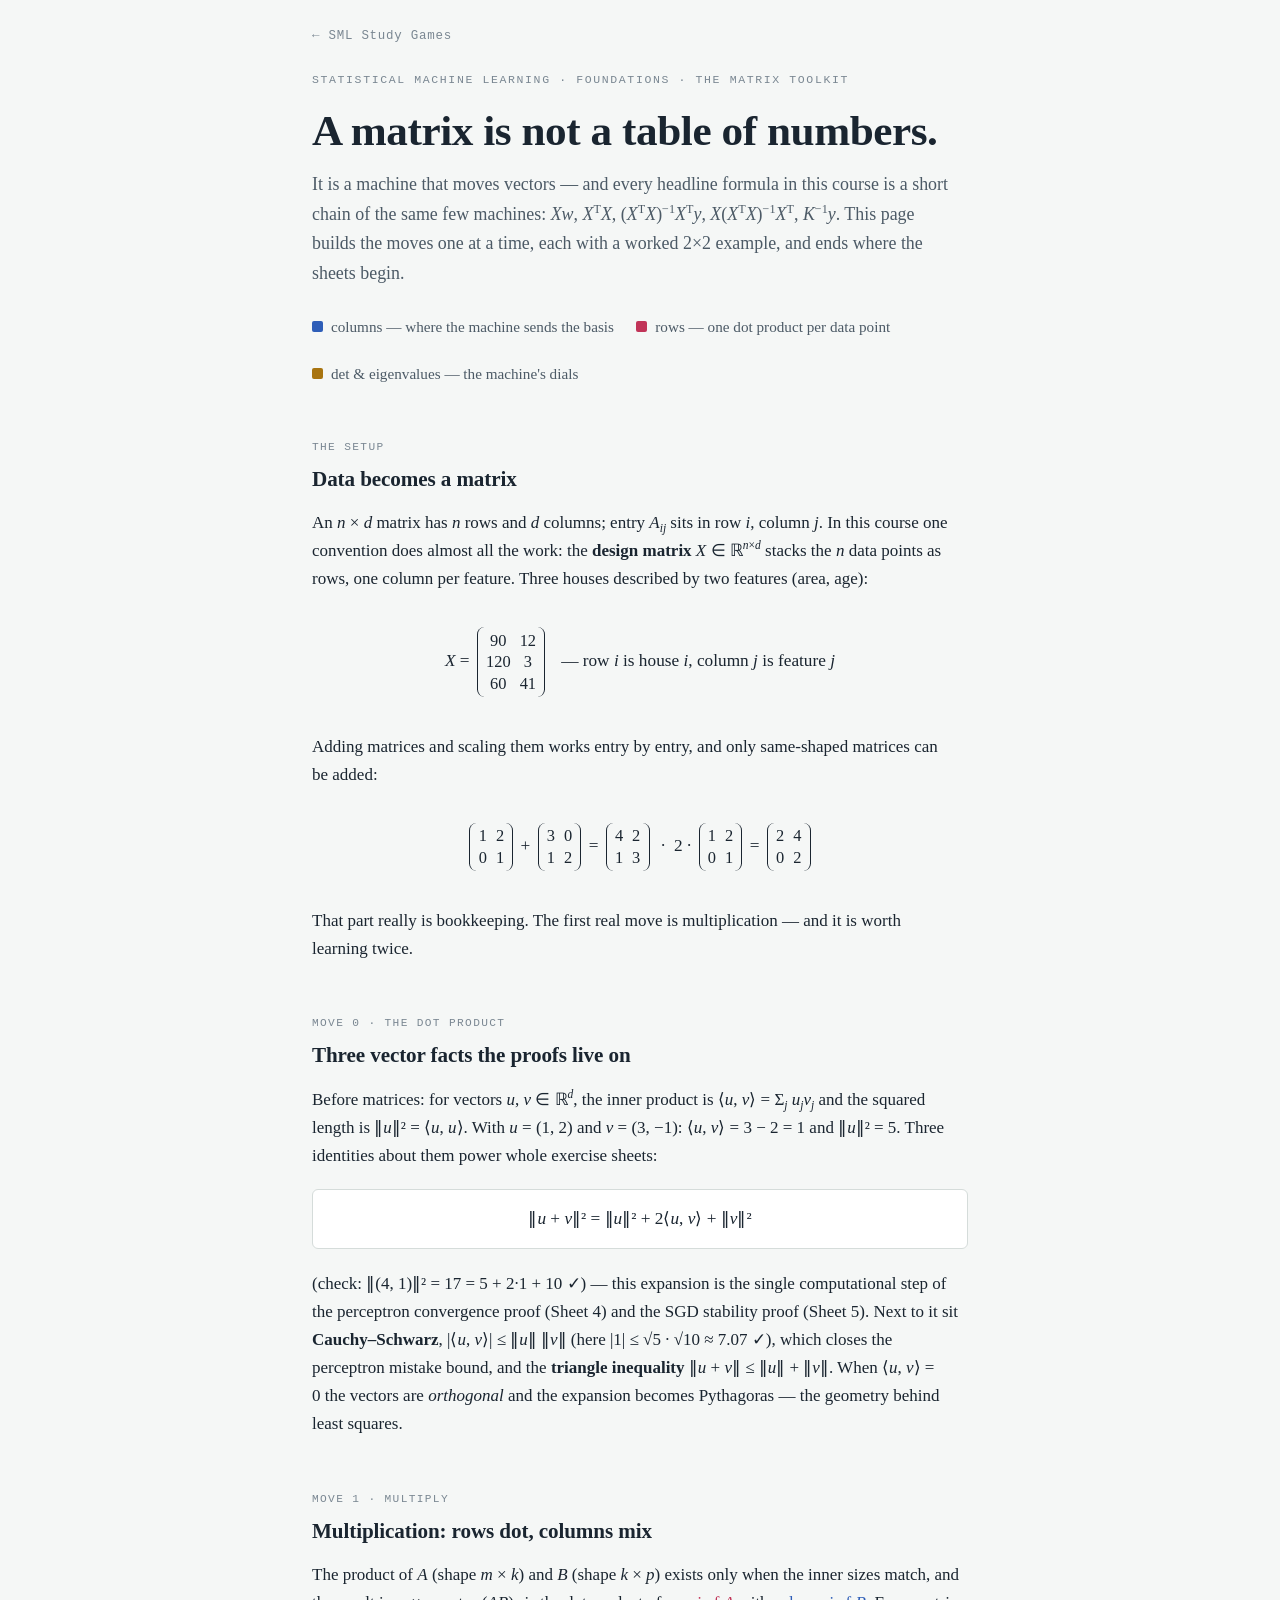
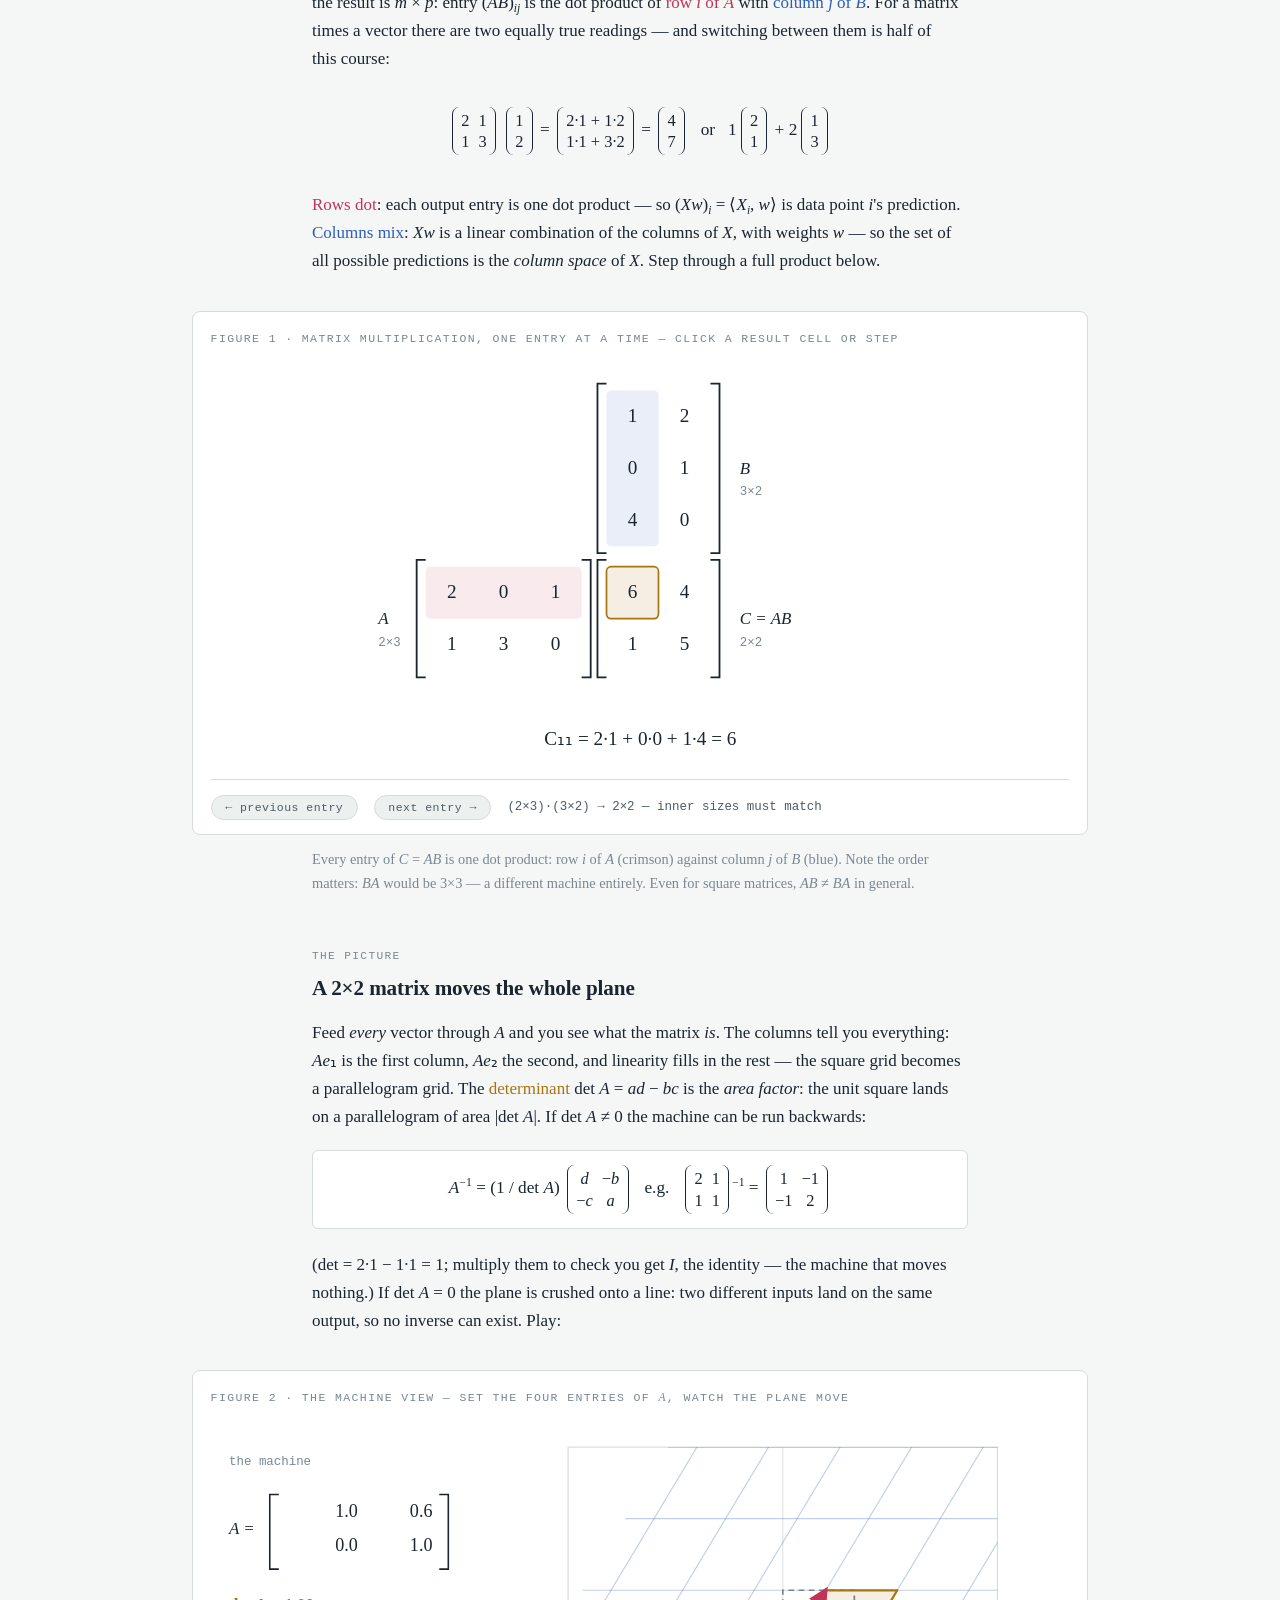
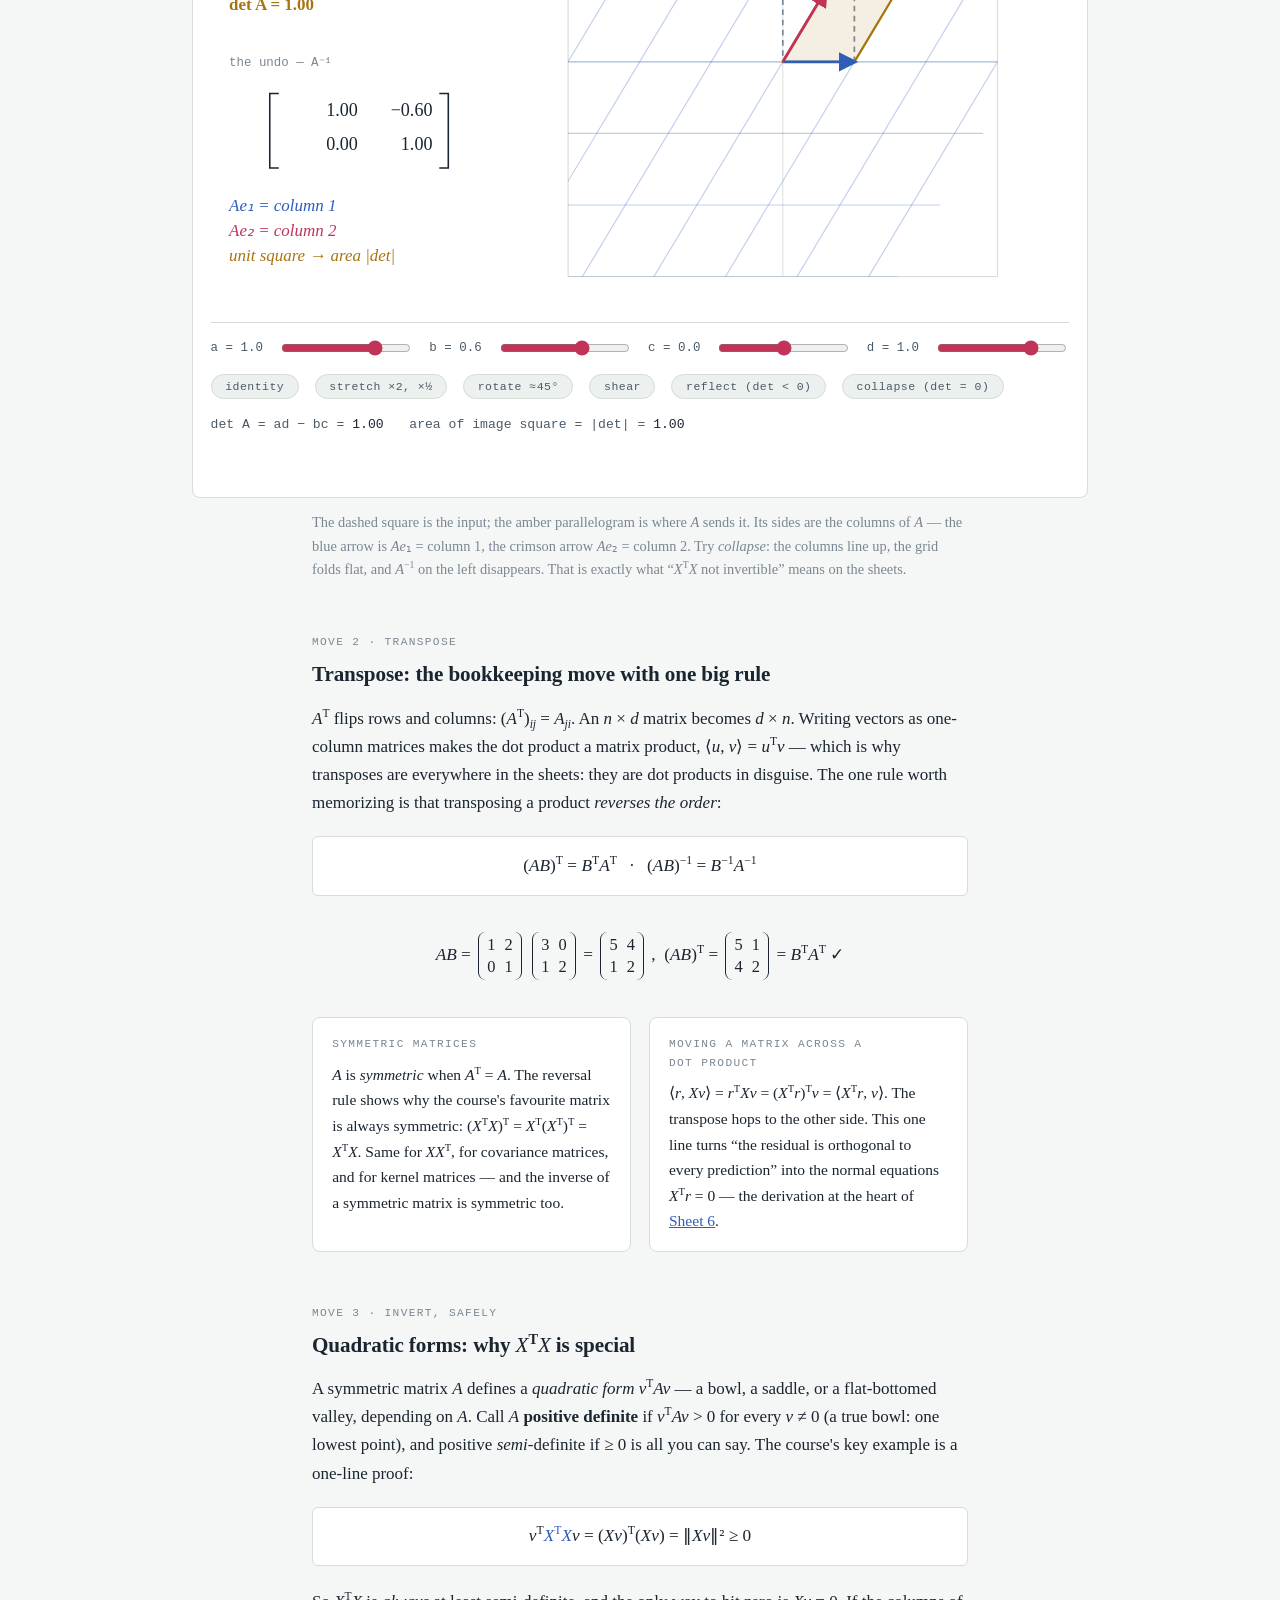
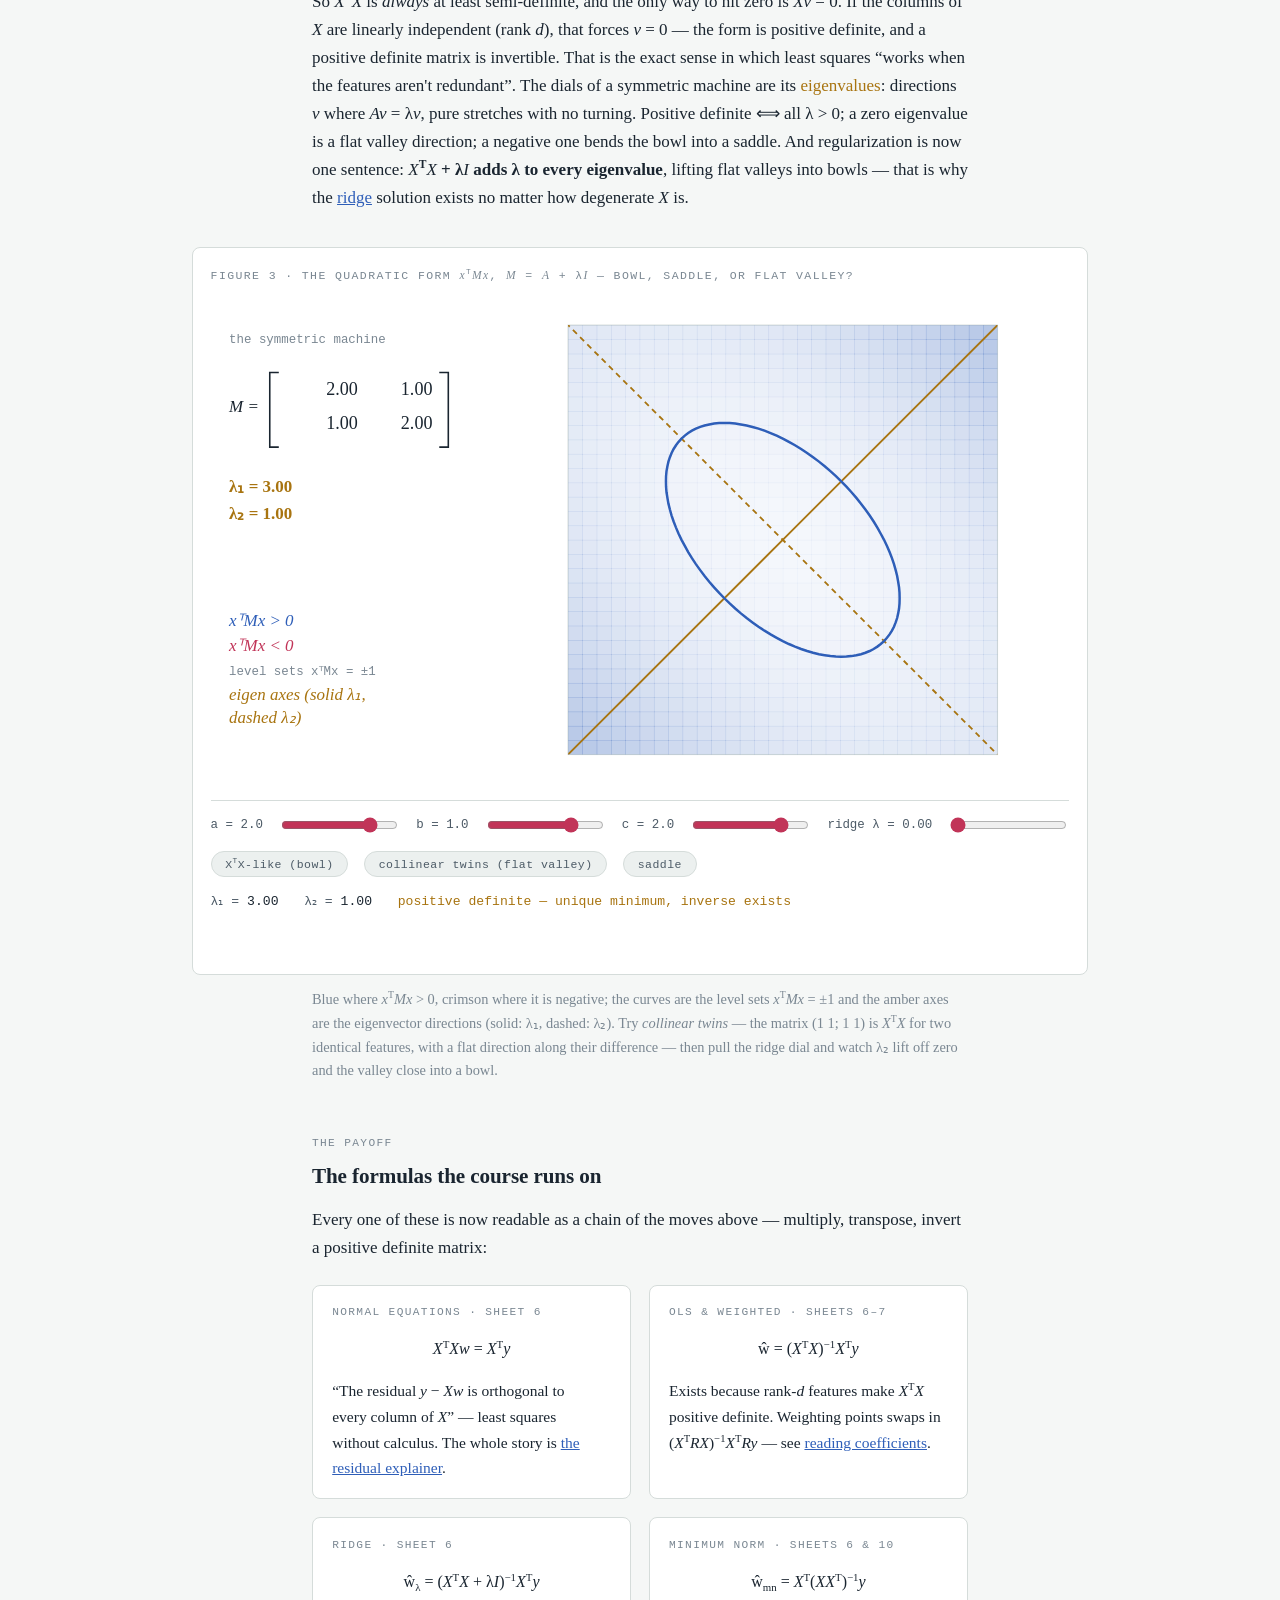
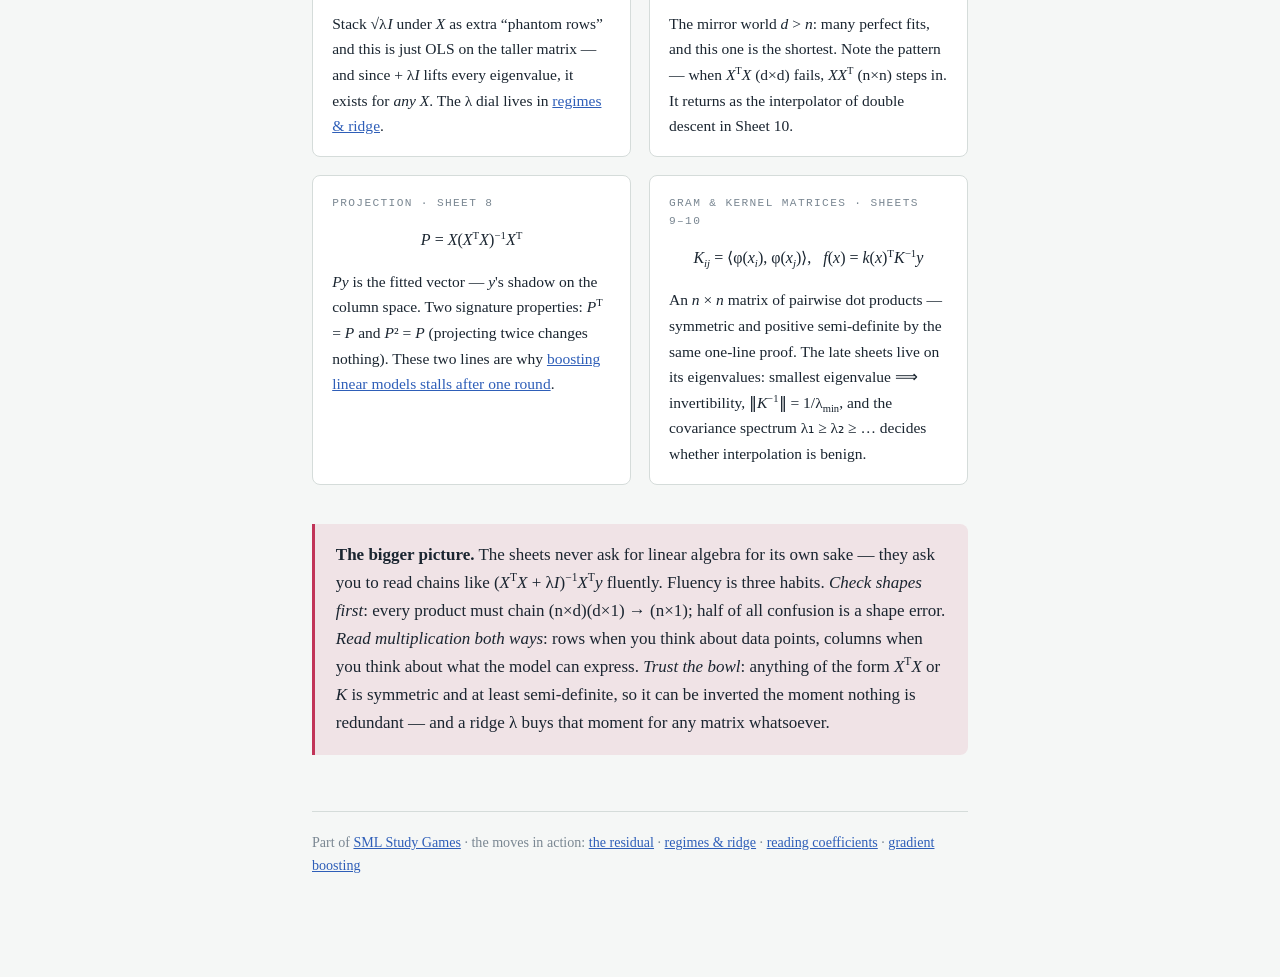
<file: matrices.html>
<!DOCTYPE html>
<html lang="en">
<head>
  <meta charset="UTF-8">
  <meta name="viewport" content="width=device-width, initial-scale=1.0">
  <link rel="icon" href="data:image/svg+xml,<svg xmlns='http://www.w3.org/2000/svg' viewBox='0 0 100 100'><text y='.9em' font-size='90'>🧮</text></svg>">
<title>Matrix Basics — Multiply, Transpose, Invert: the Machine View</title>
<style>
  :root {
    --surface: #F5F7F6;
    --surface-2: #ECF0EF;
    --ink: #1A2530;
    --ink-2: #4C5A66;
    --muted: #7A8792;
    --line: #D5DCDA;
    --blue: #2E5EB8;
    --blue-soft: rgba(46, 94, 184, 0.10);
    --crimson: #C13458;
    --crimson-soft: rgba(193, 52, 88, 0.10);
    --amber: #A87410;
    --amber-soft: rgba(168, 116, 16, 0.12);
    --grid: #DEE4E2;
    --card: #FFFFFF;
  }
  @media (prefers-color-scheme: dark) {
    :root {
      --surface: #131B22;
      --surface-2: #0E151B;
      --ink: #E8EDF1;
      --ink-2: #AEBAC4;
      --muted: #7E8B96;
      --line: #2B3843;
      --blue: #4A7BD0;
      --blue-soft: rgba(74, 123, 208, 0.16);
      --crimson: #D05578;
      --crimson-soft: rgba(208, 85, 120, 0.16);
      --amber: #BE8A2F;
      --amber-soft: rgba(190, 138, 47, 0.16);
      --grid: #223039;
      --card: #18222B;
    }
  }
  :root[data-theme="dark"] {
    --surface: #131B22;
    --surface-2: #0E151B;
    --ink: #E8EDF1;
    --ink-2: #AEBAC4;
    --muted: #7E8B96;
    --line: #2B3843;
    --blue: #4A7BD0;
    --blue-soft: rgba(74, 123, 208, 0.16);
    --crimson: #D05578;
    --crimson-soft: rgba(208, 85, 120, 0.16);
    --amber: #BE8A2F;
    --amber-soft: rgba(190, 138, 47, 0.16);
    --grid: #223039;
    --card: #18222B;
  }
  :root[data-theme="light"] {
    --surface: #F5F7F6;
    --surface-2: #ECF0EF;
    --ink: #1A2530;
    --ink-2: #4C5A66;
    --muted: #7A8792;
    --line: #D5DCDA;
    --blue: #2E5EB8;
    --blue-soft: rgba(46, 94, 184, 0.10);
    --crimson: #C13458;
    --crimson-soft: rgba(193, 52, 88, 0.10);
    --amber: #A87410;
    --amber-soft: rgba(168, 116, 16, 0.12);
    --grid: #DEE4E2;
    --card: #FFFFFF;
  }

  html { background: var(--surface); }
  body {
    font-family: Charter, "Bitstream Charter", Cambria, Georgia, serif;
    font-size: 17px;
    line-height: 1.65;
    color: var(--ink);
    background: var(--surface);
    margin: 0;
    padding: 0 1.25rem 6rem;
  }
  .prose { max-width: 41rem; margin: 0 auto; }
  .wide  { max-width: 56rem; margin: 2.2rem auto; }

  .eyebrow {
    font-family: ui-monospace, "SF Mono", Menlo, Consolas, monospace;
    font-size: 0.72rem;
    letter-spacing: 0.14em;
    text-transform: uppercase;
    color: var(--muted);
  }
  header.prose { padding-top: 4.5rem; }
  h1 {
    font-size: clamp(1.9rem, 5vw, 2.7rem);
    line-height: 1.15;
    font-weight: 700;
    margin: 0.5rem 0 0.9rem;
    text-wrap: balance;
    letter-spacing: -0.01em;
  }
  .lede { font-size: 1.12rem; color: var(--ink-2); margin: 0; text-wrap: pretty; }

  h2 {
    font-size: 1.32rem;
    font-weight: 700;
    margin: 3.2rem 0 0.8rem;
    letter-spacing: -0.005em;
    text-wrap: balance;
  }
  h2 .partref {
    font-family: ui-monospace, "SF Mono", Menlo, Consolas, monospace;
    font-size: 0.7rem;
    font-weight: 400;
    letter-spacing: 0.12em;
    text-transform: uppercase;
    color: var(--muted);
    display: block;
    margin-bottom: 0.35rem;
  }
  p { margin: 0 0 1.05rem; text-wrap: pretty; }
  a { color: var(--blue); }

  var, .mi {
    font-style: italic;
    font-family: Charter, "Bitstream Charter", Cambria, Georgia, serif;
    font-weight: 450;
  }
  sup, sub { font-size: 0.68em; line-height: 0; }

  .eq {
    font-size: 1.08rem;
    text-align: center;
    padding: 0.9rem 1rem;
    margin: 1.2rem 0 1.35rem;
    overflow-x: auto;
    white-space: nowrap;
  }
  .eq.boxed {
    background: var(--card);
    border: 1px solid var(--line);
    border-radius: 6px;
  }
  .b { color: var(--blue); }
  .c { color: var(--crimson); }
  .a { color: var(--amber); }

  .mx {
    display: inline-grid;
    gap: 0.02em 0.55em;
    padding: 0.16em 0.5em;
    border-left: 1.6px solid var(--ink);
    border-right: 1.6px solid var(--ink);
    border-radius: 0.45em;
    vertical-align: middle;
    line-height: 1.3;
    font-size: 0.95em;
  }
  .mx span { text-align: center; font-variant-numeric: tabular-nums; }
  .eq .mx { margin: 0 0.18em; }

  .chips { display: flex; gap: 1.4rem; flex-wrap: wrap; margin: 1.6rem 0 0; }
  .chip {
    display: flex; align-items: baseline; gap: 0.5rem;
    font-size: 0.95rem; color: var(--ink-2);
  }
  .chip .dot { width: 0.72em; height: 0.72em; border-radius: 2px; flex: none; align-self: center; }
  .dot.b { background: var(--blue); }
  .dot.c { background: var(--crimson); }
  .dot.a { background: var(--amber); }

  figure { margin: 0; }
  .panel {
    background: var(--card);
    border: 1px solid var(--line);
    border-radius: 8px;
    padding: 1.1rem 1.1rem 0.9rem;
  }
  .fig-title {
    font-family: ui-monospace, "SF Mono", Menlo, Consolas, monospace;
    font-size: 0.72rem;
    letter-spacing: 0.12em;
    text-transform: uppercase;
    color: var(--muted);
    margin: 0 0 0.8rem;
  }
  .fig-title .tn { text-transform: none; }
  .panel > svg { display: block; width: 100%; height: auto; }
  .axis-label {
    font-family: ui-monospace, "SF Mono", Menlo, Consolas, monospace;
    font-size: 11px;
    fill: var(--muted);
  }
  .svg-math { font-family: Charter, Cambria, Georgia, serif; font-style: italic; font-size: 15px; }

  .controls {
    display: flex; align-items: center; gap: 1rem; flex-wrap: wrap;
    margin-top: 1rem; padding-top: 0.9rem;
    border-top: 1px solid var(--line);
  }
  .controls label {
    font-family: ui-monospace, "SF Mono", Menlo, Consolas, monospace;
    font-size: 0.78rem; color: var(--ink-2);
  }
  input[type="range"] { flex: 1 1 6rem; min-width: 5.5rem; accent-color: var(--crimson); }
  input[type="range"]:focus-visible { outline: 2px solid var(--crimson); outline-offset: 2px; }
  button.preset {
    font-family: ui-monospace, "SF Mono", Menlo, Consolas, monospace;
    font-size: 0.72rem;
    letter-spacing: 0.04em;
    color: var(--ink-2);
    background: var(--surface-2);
    border: 1px solid var(--line);
    border-radius: 999px;
    padding: 0.32rem 0.85rem;
    cursor: pointer;
  }
  button.preset:hover, button.preset:focus-visible { border-color: var(--blue); color: var(--blue); }

  .readouts {
    display: flex; gap: 1.6rem; flex-wrap: wrap;
    font-family: ui-monospace, "SF Mono", Menlo, Consolas, monospace;
    font-size: 0.82rem;
    font-variant-numeric: tabular-nums;
    color: var(--ink-2);
    margin-top: 0.9rem;
  }
  .readouts b { font-weight: 400; color: var(--ink); }
  .flag { color: var(--crimson); opacity: 0; transition: opacity 0.25s; }
  .flag.amber { color: var(--amber); }
  .flag.on { opacity: 1; }
  @media (prefers-reduced-motion: reduce) { .flag { transition: none; } }

  figcaption {
    max-width: 41rem; margin: 0.8rem auto 0;
    font-size: 0.9rem; color: var(--muted); text-wrap: pretty;
  }

  .duo { display: grid; grid-template-columns: 1fr 1fr; gap: 1.1rem; margin: 1.4rem 0; }
  @media (max-width: 720px) { .duo { grid-template-columns: 1fr; } }
  .card {
    background: var(--card);
    border: 1px solid var(--line);
    border-radius: 8px;
    padding: 1.1rem 1.2rem;
    font-size: 0.97rem;
  }
  .card .tag {
    font-family: ui-monospace, "SF Mono", Menlo, Consolas, monospace;
    font-size: 0.7rem; letter-spacing: 0.12em; text-transform: uppercase;
    color: var(--muted); margin: 0 0 0.5rem;
  }
  .card p:last-child { margin-bottom: 0; }
  .card .eq { padding: 0.4rem 0; margin: 0.5rem 0 0.6rem; font-size: 1rem; }

  .takeaway {
    border-left: 3px solid var(--crimson);
    background: var(--crimson-soft);
    border-radius: 0 8px 8px 0;
    padding: 1.1rem 1.3rem;
    margin: 2.4rem 0 0;
  }
  .takeaway p { margin: 0; }

  .backlink {
    max-width: 41rem;
    margin: 1.6rem auto -3rem;
    font-family: ui-monospace, "SF Mono", Menlo, Consolas, monospace;
    font-size: 0.78rem;
    letter-spacing: 0.06em;
  }
  .backlink a { color: var(--muted); text-decoration: none; }
  .backlink a:hover, .backlink a:focus-visible { color: var(--blue); }
  footer.site {
    max-width: 41rem;
    margin: 3.5rem auto 0;
    padding-top: 1.2rem;
    border-top: 1px solid var(--line);
    font-size: 0.88rem;
    color: var(--muted);
  }
  footer.site a { color: var(--blue); }
</style>
</head>
<body>

<nav class="backlink"><a href="./">← SML Study Games</a></nav>

<header class="prose">
  <p class="eyebrow">Statistical Machine Learning · Foundations · The Matrix Toolkit</p>
  <h1>A matrix is not a table of numbers.</h1>
  <p class="lede">
    It is a machine that moves vectors — and every headline formula in this course is a short
    chain of the same few machines: <var>Xw</var>, <var>X</var><sup>T</sup><var>X</var>,
    (<var>X</var><sup>T</sup><var>X</var>)<sup>−1</sup><var>X</var><sup>T</sup><var>y</var>,
    <var>X</var>(<var>X</var><sup>T</sup><var>X</var>)<sup>−1</sup><var>X</var><sup>T</sup>,
    <var>K</var><sup>−1</sup><var>y</var>. This page builds the moves one at a time, each with a
    worked 2×2 example, and ends where the sheets begin.
  </p>
  <div class="chips">
    <span class="chip"><span class="dot b"></span>columns — where the machine sends the basis</span>
    <span class="chip"><span class="dot c"></span>rows — one dot product per data point</span>
    <span class="chip"><span class="dot a"></span>det &amp; eigenvalues — the machine's dials</span>
  </div>
</header>

<section class="prose">
  <h2><span class="partref">The setup</span>Data becomes a matrix</h2>
  <p>
    An <var>n</var> × <var>d</var> matrix has <var>n</var> rows and <var>d</var> columns; entry
    <var>A<sub>ij</sub></var> sits in row <var>i</var>, column <var>j</var>. In this course one
    convention does almost all the work: the <strong>design matrix</strong>
    <var>X</var> ∈ ℝ<sup><var>n</var>×<var>d</var></sup> stacks the <var>n</var> data points as
    rows, one column per feature. Three houses described by two features (area, age):
  </p>
  <p class="eq">
    <var>X</var> &#61;
    <span class="mx" style="grid-template-columns: repeat(2, auto);"><span>90</span><span>12</span><span>120</span><span>3</span><span>60</span><span>41</span></span>
    &nbsp; — row <var>i</var> is house <var>i</var>, column <var>j</var> is feature <var>j</var>
  </p>
  <p>
    Adding matrices and scaling them works entry by entry, and only same-shaped matrices can be
    added:
  </p>
  <p class="eq">
    <span class="mx" style="grid-template-columns: repeat(2, auto);"><span>1</span><span>2</span><span>0</span><span>1</span></span>
    +
    <span class="mx" style="grid-template-columns: repeat(2, auto);"><span>3</span><span>0</span><span>1</span><span>2</span></span>
    &#61;
    <span class="mx" style="grid-template-columns: repeat(2, auto);"><span>4</span><span>2</span><span>1</span><span>3</span></span>
    &nbsp;·&nbsp; 2 ·
    <span class="mx" style="grid-template-columns: repeat(2, auto);"><span>1</span><span>2</span><span>0</span><span>1</span></span>
    &#61;
    <span class="mx" style="grid-template-columns: repeat(2, auto);"><span>2</span><span>4</span><span>0</span><span>2</span></span>
  </p>
  <p>
    That part really is bookkeeping. The first real move is multiplication — and it is worth
    learning twice.
  </p>
</section>

<section class="prose">
  <h2><span class="partref">Move 0 · the dot product</span>Three vector facts the proofs live on</h2>
  <p>
    Before matrices: for vectors <var>u</var>, <var>v</var> ∈ ℝ<sup><var>d</var></sup>, the inner
    product is ⟨<var>u</var>, <var>v</var>⟩ &#61; Σ<sub><var>j</var></sub> <var>u<sub>j</sub></var><var>v<sub>j</sub></var>
    and the squared length is ‖<var>u</var>‖² &#61; ⟨<var>u</var>, <var>u</var>⟩. With
    <var>u</var> &#61; (1, 2) and <var>v</var> &#61; (3, −1): ⟨<var>u</var>, <var>v</var>⟩ &#61; 3 − 2 &#61; 1
    and ‖<var>u</var>‖² &#61; 5. Three identities about them power whole exercise sheets:
  </p>
  <p class="eq boxed">‖<var>u</var> + <var>v</var>‖² &#61; ‖<var>u</var>‖² + 2⟨<var>u</var>, <var>v</var>⟩ + ‖<var>v</var>‖²</p>
  <p>
    (check: ‖(4, 1)‖² &#61; 17 &#61; 5 + 2·1 + 10 ✓) — this expansion is the single computational
    step of the perceptron convergence proof (Sheet 4) and the SGD stability proof (Sheet 5).
    Next to it sit <strong>Cauchy–Schwarz</strong>, |⟨<var>u</var>, <var>v</var>⟩| ≤ ‖<var>u</var>‖ ‖<var>v</var>‖
    (here |1| ≤ √5 · √10 ≈ 7.07 ✓), which closes the perceptron mistake bound, and the
    <strong>triangle inequality</strong> ‖<var>u</var> + <var>v</var>‖ ≤ ‖<var>u</var>‖ + ‖<var>v</var>‖.
    When ⟨<var>u</var>, <var>v</var>⟩ &#61; 0 the vectors are <em>orthogonal</em> and the expansion
    becomes Pythagoras — the geometry behind least squares.
  </p>
</section>

<section class="prose">
  <h2><span class="partref">Move 1 · multiply</span>Multiplication: rows dot, columns mix</h2>
  <p>
    The product of <var>A</var> (shape <var>m</var> × <var>k</var>) and <var>B</var> (shape
    <var>k</var> × <var>p</var>) exists only when the inner sizes match, and the result is
    <var>m</var> × <var>p</var>: entry (<var>AB</var>)<sub><var>ij</var></sub> is the dot product
    of <span class="c">row <var>i</var> of <var>A</var></span> with
    <span class="b">column <var>j</var> of <var>B</var></span>. For a matrix times a vector there
    are two equally true readings — and switching between them is half of this course:
  </p>
  <p class="eq">
    <span class="mx" style="grid-template-columns: repeat(2, auto);"><span>2</span><span>1</span><span>1</span><span>3</span></span>
    <span class="mx"><span>1</span><span>2</span></span>
    &#61;
    <span class="mx"><span>2·1 + 1·2</span><span>1·1 + 3·2</span></span>
    &#61;
    <span class="mx"><span>4</span><span>7</span></span>
    &nbsp;&nbsp;or&nbsp;&nbsp;
    1&#8202;<span class="mx"><span>2</span><span>1</span></span> + 2&#8202;<span class="mx"><span>1</span><span>3</span></span>
  </p>
  <p>
    <span class="c">Rows dot</span>: each output entry is one dot product — so
    (<var>Xw</var>)<sub><var>i</var></sub> &#61; ⟨<var>X<sub>i</sub></var>, <var>w</var>⟩ is data
    point <var>i</var>'s prediction. <span class="b">Columns mix</span>: <var>Xw</var> is a linear
    combination of the columns of <var>X</var>, with weights <var>w</var> — so the set of all
    possible predictions is the <em>column space</em> of <var>X</var>. Step through a full product
    below.
  </p>
</section>

<figure class="wide">
  <div class="panel">
    <p class="fig-title">Figure 1 · matrix multiplication, one entry at a time — click a result cell or step</p>
    <svg id="mul-svg" viewBox="0 0 760 356" role="img" aria-label="A 2 by 3 matrix A times a 3 by 2 matrix B, with the active row of A, column of B, and result cell highlighted, and the dot-product arithmetic written out below"></svg>
    <div class="controls">
      <button class="preset" id="mprev">← previous entry</button>
      <button class="preset" id="mnext">next entry →</button>
      <span style="font-family: ui-monospace, Menlo, monospace; font-size: 0.78rem; color: var(--ink-2);">(2×3)·(3×2) → 2×2 — inner sizes must match</span>
    </div>
  </div>
  <figcaption>
    Every entry of <var>C</var> &#61; <var>AB</var> is one dot product: row <var>i</var> of
    <var>A</var> (crimson) against column <var>j</var> of <var>B</var> (blue). Note the order
    matters: <var>BA</var> would be 3×3 — a different machine entirely. Even for square matrices,
    <var>AB</var> ≠ <var>BA</var> in general.
  </figcaption>
</figure>

<section class="prose">
  <h2><span class="partref">The picture</span>A 2×2 matrix moves the whole plane</h2>
  <p>
    Feed <em>every</em> vector through <var>A</var> and you see what the matrix <em>is</em>. The
    columns tell you everything: <var>Ae</var>₁ is the first column, <var>Ae</var>₂ the second, and
    linearity fills in the rest — the square grid becomes a parallelogram grid. The
    <span class="a">determinant</span> det <var>A</var> &#61; <var>ad</var> − <var>bc</var> is the
    <em>area factor</em>: the unit square lands on a parallelogram of area |det <var>A</var>|. If
    det <var>A</var> ≠ 0 the machine can be run backwards:
  </p>
  <p class="eq boxed">
    <var>A</var><sup>−1</sup> &#61; (1 / det <var>A</var>)
    <span class="mx" style="grid-template-columns: repeat(2, auto);"><span><var>d</var></span><span>−<var>b</var></span><span>−<var>c</var></span><span><var>a</var></span></span>
    &nbsp; e.g. &nbsp;
    <span class="mx" style="grid-template-columns: repeat(2, auto);"><span>2</span><span>1</span><span>1</span><span>1</span></span><sup>−1</sup>
    &#61;
    <span class="mx" style="grid-template-columns: repeat(2, auto);"><span>1</span><span>−1</span><span>−1</span><span>2</span></span>
  </p>
  <p>
    (det &#61; 2·1 − 1·1 &#61; 1; multiply them to check you get <var>I</var>, the identity — the
    machine that moves nothing.) If det <var>A</var> &#61; 0 the plane is crushed onto a line:
    two different inputs land on the same output, so no inverse can exist. Play:
  </p>
</section>

<figure class="wide">
  <div class="panel">
    <p class="fig-title">Figure 2 · the machine view — set the four entries of <span class="tn"><var>A</var></span>, watch the plane move</p>
    <svg id="mach-svg" viewBox="0 0 760 430" role="img" aria-label="A 2 by 2 matrix transforming the plane: the transformed grid, the images of the two basis vectors as arrows, and the unit square mapped to a parallelogram, with determinant and inverse shown on the left"></svg>
    <div class="controls">
      <label for="ma">a = <span id="maval">1.0</span></label>
      <input type="range" id="ma" min="-2" max="2" step="0.1" value="1" aria-label="entry a, row 1 column 1">
      <label for="mb">b = <span id="mbval">0.6</span></label>
      <input type="range" id="mb" min="-2" max="2" step="0.1" value="0.6" aria-label="entry b, row 1 column 2">
      <label for="mc">c = <span id="mcval">0.0</span></label>
      <input type="range" id="mc" min="-2" max="2" step="0.1" value="0" aria-label="entry c, row 2 column 1">
      <label for="md">d = <span id="mdval">1.0</span></label>
      <input type="range" id="md" min="-2" max="2" step="0.1" value="1" aria-label="entry d, row 2 column 2">
    </div>
    <div class="controls" style="border-top: none; padding-top: 0;">
      <button class="preset" id="pid">identity</button>
      <button class="preset" id="pstretch">stretch ×2, ×½</button>
      <button class="preset" id="prot">rotate ≈45°</button>
      <button class="preset" id="pshear">shear</button>
      <button class="preset" id="pflip">reflect (det &lt; 0)</button>
      <button class="preset" id="pcollapse">collapse (det = 0)</button>
    </div>
    <div class="readouts">
      <span>det A = ad − bc = <b id="detval">–</b></span>
      <span>area of image square = |det| = <b id="areaval">–</b></span>
      <span class="flag amber" id="flipflag">det &lt; 0 — the square lands flipped over</span>
      <span class="flag" id="singflag">det ≈ 0 — plane crushed to a line: no inverse</span>
    </div>
  </div>
  <figcaption>
    The dashed square is the input; the amber parallelogram is where <var>A</var> sends it. Its
    sides are the columns of <var>A</var> — the blue arrow is <var>Ae</var>₁ &#61; column 1, the
    crimson arrow <var>Ae</var>₂ &#61; column 2. Try <em>collapse</em>: the columns line up, the
    grid folds flat, and <var>A</var><sup>−1</sup> on the left disappears. That is exactly what
    “<var>X</var><sup>T</sup><var>X</var> not invertible” means on the sheets.
  </figcaption>
</figure>

<section class="prose">
  <h2><span class="partref">Move 2 · transpose</span>Transpose: the bookkeeping move with one big rule</h2>
  <p>
    <var>A</var><sup>T</sup> flips rows and columns: (<var>A</var><sup>T</sup>)<sub><var>ij</var></sub> &#61; <var>A<sub>ji</sub></var>.
    An <var>n</var> × <var>d</var> matrix becomes <var>d</var> × <var>n</var>. Writing vectors as
    one-column matrices makes the dot product a matrix product,
    ⟨<var>u</var>, <var>v</var>⟩ &#61; <var>u</var><sup>T</sup><var>v</var> — which is why
    transposes are everywhere in the sheets: they are dot products in disguise. The one rule worth
    memorizing is that transposing a product <em>reverses the order</em>:
  </p>
  <p class="eq boxed">(<var>AB</var>)<sup>T</sup> &#61; <var>B</var><sup>T</sup><var>A</var><sup>T</sup> &nbsp;&nbsp;·&nbsp;&nbsp; (<var>AB</var>)<sup>−1</sup> &#61; <var>B</var><sup>−1</sup><var>A</var><sup>−1</sup></p>
  <p class="eq">
    <var>AB</var> &#61;
    <span class="mx" style="grid-template-columns: repeat(2, auto);"><span>1</span><span>2</span><span>0</span><span>1</span></span>
    <span class="mx" style="grid-template-columns: repeat(2, auto);"><span>3</span><span>0</span><span>1</span><span>2</span></span>
    &#61;
    <span class="mx" style="grid-template-columns: repeat(2, auto);"><span>5</span><span>4</span><span>1</span><span>2</span></span>
    ,&nbsp; (<var>AB</var>)<sup>T</sup> &#61;
    <span class="mx" style="grid-template-columns: repeat(2, auto);"><span>5</span><span>1</span><span>4</span><span>2</span></span>
    &#61; <var>B</var><sup>T</sup><var>A</var><sup>T</sup> ✓
  </p>
  <div class="duo">
    <div class="card">
      <p class="tag">Symmetric matrices</p>
      <p>
        <var>A</var> is <em>symmetric</em> when <var>A</var><sup>T</sup> &#61; <var>A</var>. The
        reversal rule shows why the course's favourite matrix is always symmetric:
        (<var>X</var><sup>T</sup><var>X</var>)<sup>T</sup> &#61; <var>X</var><sup>T</sup>(<var>X</var><sup>T</sup>)<sup>T</sup> &#61; <var>X</var><sup>T</sup><var>X</var>.
        Same for <var>XX</var><sup>T</sup>, for covariance matrices, and for kernel matrices — and
        the inverse of a symmetric matrix is symmetric too.
      </p>
    </div>
    <div class="card">
      <p class="tag">Moving a matrix across a dot product</p>
      <p>
        ⟨<var>r</var>, <var>Xv</var>⟩ &#61; <var>r</var><sup>T</sup><var>Xv</var> &#61; (<var>X</var><sup>T</sup><var>r</var>)<sup>T</sup><var>v</var> &#61; ⟨<var>X</var><sup>T</sup><var>r</var>, <var>v</var>⟩.
        The transpose hops to the other side. This one line turns “the residual is orthogonal to
        every prediction” into the normal equations
        <var>X</var><sup>T</sup><var>r</var> &#61; 0 — the derivation at the heart of
        <a href="residual.html">Sheet 6</a>.
      </p>
    </div>
  </div>
</section>

<section class="prose">
  <h2><span class="partref">Move 3 · invert, safely</span>Quadratic forms: why <var>X</var><sup>T</sup><var>X</var> is special</h2>
  <p>
    A symmetric matrix <var>A</var> defines a <em>quadratic form</em>
    <var>v</var><sup>T</sup><var>Av</var> — a bowl, a saddle, or a flat-bottomed valley, depending
    on <var>A</var>. Call <var>A</var> <strong>positive definite</strong> if
    <var>v</var><sup>T</sup><var>Av</var> &gt; 0 for every <var>v</var> ≠ 0 (a true bowl: one
    lowest point), and positive <em>semi</em>-definite if ≥ 0 is all you can say. The course's key
    example is a one-line proof:
  </p>
  <p class="eq boxed"><var>v</var><sup>T</sup><span class="b"><var>X</var><sup>T</sup><var>X</var></span><var>v</var> &#61; (<var>Xv</var>)<sup>T</sup>(<var>Xv</var>) &#61; ‖<var>Xv</var>‖² ≥ 0</p>
  <p>
    So <var>X</var><sup>T</sup><var>X</var> is <em>always</em> at least semi-definite, and the only
    way to hit zero is <var>Xv</var> &#61; 0. If the columns of <var>X</var> are linearly
    independent (rank <var>d</var>), that forces <var>v</var> &#61; 0 — the form is positive
    definite, and a positive definite matrix is invertible. That is the exact sense in which least
    squares “works when the features aren't redundant”. The dials of a symmetric machine are its
    <span class="a">eigenvalues</span>: directions <var>v</var> where <var>Av</var> &#61; λ<var>v</var>,
    pure stretches with no turning. Positive definite ⟺ all λ &gt; 0; a zero eigenvalue is a flat
    valley direction; a negative one bends the bowl into a saddle. And regularization is now one
    sentence: <strong><var>X</var><sup>T</sup><var>X</var> + λ<var>I</var> adds λ to every
    eigenvalue</strong>, lifting flat valleys into bowls — that is why the
    <a href="regimes.html">ridge</a> solution exists no matter how degenerate <var>X</var> is.
  </p>
</section>

<figure class="wide">
  <div class="panel">
    <p class="fig-title">Figure 3 · the quadratic form <span class="tn"><var>x</var><sup>T</sup><var>Mx</var></span>, <span class="tn"><var>M</var> &#61; <var>A</var> + λ<var>I</var></span> — bowl, saddle, or flat valley?</p>
    <svg id="qf-svg" viewBox="0 0 760 430" role="img" aria-label="A symmetric 2 by 2 matrix's quadratic form shown as a sign map over the plane with level curves and eigenvector axes, plus eigenvalue readouts on the left; sliders set the matrix entries and a ridge term lambda"></svg>
    <div class="controls">
      <label for="qa">a = <span id="qaval">2.0</span></label>
      <input type="range" id="qa" min="-2" max="3" step="0.1" value="2" aria-label="diagonal entry a">
      <label for="qb">b = <span id="qbval">1.0</span></label>
      <input type="range" id="qb" min="-2" max="2" step="0.1" value="1" aria-label="off-diagonal entry b">
      <label for="qc">c = <span id="qcval">2.0</span></label>
      <input type="range" id="qc" min="-2" max="3" step="0.1" value="2" aria-label="diagonal entry c">
      <label for="qlam">ridge λ = <span id="qlamval">0.00</span></label>
      <input type="range" id="qlam" min="0" max="2" step="0.05" value="0" aria-label="ridge strength lambda">
    </div>
    <div class="controls" style="border-top: none; padding-top: 0;">
      <button class="preset" id="qpd">X<sup>T</sup>X-like (bowl)</button>
      <button class="preset" id="qsing">collinear twins (flat valley)</button>
      <button class="preset" id="qsad">saddle</button>
    </div>
    <div class="readouts">
      <span>λ₁ = <b id="l1val">–</b></span>
      <span>λ₂ = <b id="l2val">–</b></span>
      <span class="flag amber" id="pdflag">positive definite — unique minimum, inverse exists</span>
      <span class="flag amber" id="psdflag">λ₂ ≈ 0 — a flat valley: infinitely many minimizers</span>
      <span class="flag" id="indflag">indefinite — a saddle: x<sup>T</sup>Mx goes both ways</span>
    </div>
  </div>
  <figcaption>
    Blue where <var>x</var><sup>T</sup><var>Mx</var> &gt; 0, crimson where it is negative; the
    curves are the level sets <var>x</var><sup>T</sup><var>Mx</var> &#61; ±1 and the amber axes are
    the eigenvector directions (solid: λ₁, dashed: λ₂). Try <em>collinear twins</em> — the matrix
    (1 1; 1 1) is <var>X</var><sup>T</sup><var>X</var> for two identical features, with a flat
    direction along their difference — then pull the ridge dial and watch λ₂ lift off zero and the
    valley close into a bowl.
  </figcaption>
</figure>

<section class="prose">
  <h2><span class="partref">The payoff</span>The formulas the course runs on</h2>
  <p>
    Every one of these is now readable as a chain of the moves above — multiply, transpose, invert
    a positive definite matrix:
  </p>
  <div class="duo">
    <div class="card">
      <p class="tag">Normal equations · Sheet 6</p>
      <p class="eq"><var>X</var><sup>T</sup><var>Xw</var> &#61; <var>X</var><sup>T</sup><var>y</var></p>
      <p>
        “The residual <var>y</var> − <var>Xw</var> is orthogonal to every column of
        <var>X</var>” — least squares without calculus. The whole story is
        <a href="residual.html">the residual explainer</a>.
      </p>
    </div>
    <div class="card">
      <p class="tag">OLS &amp; weighted · Sheets 6–7</p>
      <p class="eq">ŵ &#61; (<var>X</var><sup>T</sup><var>X</var>)<sup>−1</sup><var>X</var><sup>T</sup><var>y</var></p>
      <p>
        Exists because rank-<var>d</var> features make <var>X</var><sup>T</sup><var>X</var>
        positive definite. Weighting points swaps in
        (<var>X</var><sup>T</sup><var>RX</var>)<sup>−1</sup><var>X</var><sup>T</sup><var>Ry</var> —
        see <a href="coefficients.html">reading coefficients</a>.
      </p>
    </div>
    <div class="card">
      <p class="tag">Ridge · Sheet 6</p>
      <p class="eq">ŵ<sub>λ</sub> &#61; (<var>X</var><sup>T</sup><var>X</var> + λ<var>I</var>)<sup>−1</sup><var>X</var><sup>T</sup><var>y</var></p>
      <p>
        Stack √λ&#8202;<var>I</var> under <var>X</var> as extra “phantom rows” and this is just OLS
        on the taller matrix — and since + λ<var>I</var> lifts every eigenvalue, it exists for
        <em>any</em> <var>X</var>. The λ dial lives in <a href="regimes.html">regimes &amp; ridge</a>.
      </p>
    </div>
    <div class="card">
      <p class="tag">Minimum norm · Sheets 6 &amp; 10</p>
      <p class="eq">ŵ<sub>mn</sub> &#61; <var>X</var><sup>T</sup>(<var>XX</var><sup>T</sup>)<sup>−1</sup><var>y</var></p>
      <p>
        The mirror world <var>d</var> &gt; <var>n</var>: many perfect fits, and this one is the
        shortest. Note the pattern — when <var>X</var><sup>T</sup><var>X</var> (d×d) fails,
        <var>XX</var><sup>T</sup> (n×n) steps in. It returns as the interpolator of double descent
        in Sheet 10.
      </p>
    </div>
    <div class="card">
      <p class="tag">Projection · Sheet 8</p>
      <p class="eq"><var>P</var> &#61; <var>X</var>(<var>X</var><sup>T</sup><var>X</var>)<sup>−1</sup><var>X</var><sup>T</sup></p>
      <p>
        <var>Py</var> is the fitted vector — <var>y</var>'s shadow on the column space. Two
        signature properties: <var>P</var><sup>T</sup> &#61; <var>P</var> and
        <var>P</var>² &#61; <var>P</var> (projecting twice changes nothing). These two lines are why
        <a href="gradboost.html">boosting linear models stalls after one round</a>.
      </p>
    </div>
    <div class="card">
      <p class="tag">Gram &amp; kernel matrices · Sheets 9–10</p>
      <p class="eq"><var>K<sub>ij</sub></var> &#61; ⟨φ(<var>x<sub>i</sub></var>), φ(<var>x<sub>j</sub></var>)⟩, &nbsp; <var>f</var>(<var>x</var>) &#61; <var>k</var>(<var>x</var>)<sup>T</sup><var>K</var><sup>−1</sup><var>y</var></p>
      <p>
        An <var>n</var> × <var>n</var> matrix of pairwise dot products — symmetric and positive
        semi-definite by the same one-line proof. The late sheets live on its eigenvalues: smallest
        eigenvalue ⟹ invertibility, ‖<var>K</var><sup>−1</sup>‖ &#61; 1/λ<sub>min</sub>, and the
        covariance spectrum λ₁ ≥ λ₂ ≥ … decides whether interpolation is benign.
      </p>
    </div>
  </div>
  <div class="takeaway">
    <p>
      <strong>The bigger picture.</strong> The sheets never ask for linear algebra for its own
      sake — they ask you to read chains like
      (<var>X</var><sup>T</sup><var>X</var> + λ<var>I</var>)<sup>−1</sup><var>X</var><sup>T</sup><var>y</var>
      fluently. Fluency is three habits. <em>Check shapes first</em>: every product must chain
      (n×d)(d×1) → (n×1); half of all confusion is a shape error. <em>Read multiplication both
      ways</em>: rows when you think about data points, columns when you think about what the model
      can express. <em>Trust the bowl</em>: anything of the form
      <var>X</var><sup>T</sup><var>X</var> or <var>K</var> is symmetric and at least
      semi-definite, so it can be inverted the moment nothing is redundant — and a ridge λ buys
      that moment for any matrix whatsoever.
    </p>
  </div>
</section>

<script>
(function () {
  var NS = "http://www.w3.org/2000/svg";
  function el(parent, tag, attrs) {
    var e = document.createElementNS(NS, tag);
    for (var k in attrs) e.setAttribute(k, attrs[k]);
    parent.appendChild(e);
    return e;
  }
  function txt(parent, x, y, s, attrs) {
    attrs = attrs || {};
    attrs.x = x; attrs.y = y;
    if (!attrs["class"]) attrs["class"] = "svg-math";
    var t = el(parent, "text", attrs);
    t.textContent = s;
    return t;
  }
  function fmt(v, dec) {
    var s = v.toFixed(dec === undefined ? 2 : dec);
    if (s === "-0.0" || s === "-0.00" || s === "-0") s = s.slice(1);
    return s.replace("-", "−");
  }

  /* ---------- Figure 1: multiplication stepper ---------- */
  var svgM = document.getElementById("mul-svg");
  var MA = [[2, 0, 1], [1, 3, 0]];
  var MB = [[1, 2], [0, 1], [4, 0]];
  var MC = [[0, 0], [0, 0]];
  var i, j, k;
  for (i = 0; i < 2; i++) for (j = 0; j < 2; j++) {
    var s = 0;
    for (k = 0; k < 3; k++) s += MA[i][k] * MB[k][j];
    MC[i][j] = s;
  }
  var CS = 46;
  var Bx = 350, By = 26, Ax = 190, Ay = By + 3 * CS + 18, Cx = Bx, Cy = Ay;
  var SUBD = ["₁", "₂", "₃"];

  function bracket(x0, y0, w, h) {
    el(svgM, "path", { d: "M" + (x0 + 8) + "," + y0 + " L" + x0 + "," + y0 + " L" + x0 + "," + (y0 + h) + " L" + (x0 + 8) + "," + (y0 + h), fill: "none", stroke: "var(--ink)", "stroke-width": 1.6 });
    el(svgM, "path", { d: "M" + (x0 + w - 8) + "," + y0 + " L" + (x0 + w) + "," + y0 + " L" + (x0 + w) + "," + (y0 + h) + " L" + (x0 + w - 8) + "," + (y0 + h), fill: "none", stroke: "var(--ink)", "stroke-width": 1.6 });
  }

  var rowHi = el(svgM, "rect", { x: Ax, y: Ay, width: 3 * CS, height: CS, fill: "var(--crimson-soft)", rx: 4 });
  var colHi = el(svgM, "rect", { x: Bx, y: By, width: CS, height: 3 * CS, fill: "var(--blue-soft)", rx: 4 });
  var cHi = el(svgM, "rect", { x: Cx, y: Cy, width: CS, height: CS, fill: "var(--amber-soft)", stroke: "var(--amber)", "stroke-width": 1.5, rx: 4 });

  function drawMat(x0, y0, M, pad) {
    var rows = M.length, cols = M[0].length;
    bracket(x0 - pad, y0 - 6, cols * CS + 2 * pad, rows * CS + 12);
    for (var r = 0; r < rows; r++) for (var c = 0; c < cols; c++) {
      txt(svgM, x0 + c * CS + CS / 2, y0 + r * CS + CS / 2 + 5, M[r][c], { "text-anchor": "middle", fill: "var(--ink)", style: "font-style: normal; font-size: 17px; font-variant-numeric: tabular-nums;" });
    }
  }
  drawMat(Ax, Ay, MA, 8);
  drawMat(Bx, By, MB, 8);
  drawMat(Cx, Cy, MC, 8);
  txt(svgM, Ax - 42, Ay + CS + 5, "A", { "font-size": "17", fill: "var(--ink)" });
  txt(svgM, Ax - 42, Ay + CS + 24, "2×3", { "class": "axis-label" });
  txt(svgM, Bx + 2 * CS + 26, By + 1.5 * CS + 5, "B", { "font-size": "17", fill: "var(--ink)" });
  txt(svgM, Bx + 2 * CS + 26, By + 1.5 * CS + 24, "3×2", { "class": "axis-label" });
  txt(svgM, Cx + 2 * CS + 26, Cy + CS + 5, "C = AB", { "font-size": "17", fill: "var(--ink)" });
  txt(svgM, Cx + 2 * CS + 26, Cy + CS + 24, "2×2", { "class": "axis-label" });

  var arith = txt(svgM, 380, 340, "", { "text-anchor": "middle", fill: "var(--ink)", style: "font-style: normal; font-size: 17px; font-variant-numeric: tabular-nums;" });

  var step = 0;
  var STEPS = [[0, 0], [0, 1], [1, 0], [1, 1]];
  function renderMul() {
    var ij = STEPS[step], si = ij[0], sj = ij[1];
    rowHi.setAttribute("y", Ay + si * CS);
    colHi.setAttribute("x", Bx + sj * CS);
    cHi.setAttribute("x", Cx + sj * CS);
    cHi.setAttribute("y", Cy + si * CS);
    var terms = [];
    for (var t = 0; t < 3; t++) terms.push(MA[si][t] + "·" + MB[t][sj]);
    arith.textContent = "C" + SUBD[si] + SUBD[sj] + " = " + terms.join(" + ") + " = " + MC[si][sj];
  }
  document.getElementById("mnext").addEventListener("click", function () { step = (step + 1) % 4; renderMul(); });
  document.getElementById("mprev").addEventListener("click", function () { step = (step + 3) % 4; renderMul(); });
  STEPS.forEach(function (ij, idx) {
    var hit = el(svgM, "rect", {
      x: Cx + ij[1] * CS, y: Cy + ij[0] * CS, width: CS, height: CS,
      fill: "transparent", style: "cursor: pointer;", tabindex: 0, role: "button",
      "aria-label": "show how entry C row " + (ij[0] + 1) + " column " + (ij[1] + 1) + " is computed"
    });
    function pick() { step = idx; renderMul(); }
    hit.addEventListener("click", pick);
    hit.addEventListener("keydown", function (ev) {
      if (ev.key === "Enter" || ev.key === " ") { pick(); ev.preventDefault(); }
    });
  });
  renderMul();

  /* ---------- Figure 2: the 2x2 machine ---------- */
  var svg2 = document.getElementById("mach-svg");
  var PX0 = 316, PW = 380, PY0 = 24, PH = 380;
  function gx(x) { return PX0 + ((x + 3) / 6) * PW; }
  function gy(y) { return PY0 + ((3 - y) / 6) * PH; }

  var defs = el(svg2, "defs", {});
  var clip = el(defs, "clipPath", { id: "clip2" });
  el(clip, "rect", { x: PX0, y: PY0, width: PW, height: PH });
  function marker(id, color) {
    var m = el(defs, "marker", { id: id, viewBox: "0 0 10 10", refX: 8, refY: 5, markerWidth: 7, markerHeight: 7, orient: "auto-start-reverse" });
    el(m, "path", { d: "M0,0 L10,5 L0,10 z", fill: color });
  }
  marker("arrB2", "var(--blue)");
  marker("arrC2", "var(--crimson)");

  el(svg2, "rect", { x: PX0, y: PY0, width: PW, height: PH, fill: "none", stroke: "var(--line)", "stroke-width": 1 });
  var gClip = el(svg2, "g", { "clip-path": "url(#clip2)" });
  el(gClip, "line", { x1: gx(-3), y1: gy(0), x2: gx(3), y2: gy(0), stroke: "var(--grid)", "stroke-width": 1 });
  el(gClip, "line", { x1: gx(0), y1: gy(-3), x2: gx(0), y2: gy(3), stroke: "var(--grid)", "stroke-width": 1 });

  var gridLines = [];
  for (k = -3; k <= 3; k++) {
    gridLines.push({ v: true, k: k, ln: el(gClip, "line", { stroke: "var(--blue)", "stroke-width": 1, "stroke-opacity": 0.3 }) });
    gridLines.push({ v: false, k: k, ln: el(gClip, "line", { stroke: "var(--blue)", "stroke-width": 1, "stroke-opacity": 0.3 }) });
  }
  el(gClip, "path", {
    d: "M" + gx(0) + "," + gy(0) + " L" + gx(1) + "," + gy(0) + " L" + gx(1) + "," + gy(1) + " L" + gx(0) + "," + gy(1) + " Z",
    fill: "none", stroke: "var(--muted)", "stroke-width": 1.5, "stroke-dasharray": "5 4"
  });
  var imgPoly = el(gClip, "path", { fill: "var(--amber-soft)", stroke: "var(--amber)", "stroke-width": 2, "stroke-linejoin": "round" });
  var arr1 = el(gClip, "line", { stroke: "var(--blue)", "stroke-width": 2.5, "marker-end": "url(#arrB2)" });
  var arr2 = el(gClip, "line", { stroke: "var(--crimson)", "stroke-width": 2.5, "marker-end": "url(#arrC2)" });

  txt(svg2, 16, 40, "the machine", { "class": "axis-label" });
  var mat2Y = [86, 116];
  bracketAt(svg2, 52, 66, 158, 66);
  var m2t = [
    [txt(svg2, 130, mat2Y[0], "", entAttr()), txt(svg2, 196, mat2Y[0], "", entAttr())],
    [txt(svg2, 130, mat2Y[1], "", entAttr()), txt(svg2, 196, mat2Y[1], "", entAttr())]
  ];
  txt(svg2, 16, mat2Y[0] + 15, "A =", { "font-size": "16", fill: "var(--ink)" });
  var detTxt = txt(svg2, 16, 168, "", { fill: "var(--amber)", "font-weight": "bold", style: "font-style: normal; font-size: 15px; font-variant-numeric: tabular-nums;" });

  txt(svg2, 16, 218, "the undo — A⁻¹", { "class": "axis-label" });
  var inv2Y = [262, 292];
  var invBrackets = [];
  invBrackets.push(el(svg2, "path", { d: brD(52, 242, false, 66), fill: "none", stroke: "var(--ink)", "stroke-width": 1.4 }));
  invBrackets.push(el(svg2, "path", { d: brD(210, 242, true, 66), fill: "none", stroke: "var(--ink)", "stroke-width": 1.4 }));
  var i2t = [
    [txt(svg2, 130, inv2Y[0], "", entAttr()), txt(svg2, 196, inv2Y[0], "", entAttr())],
    [txt(svg2, 130, inv2Y[1], "", entAttr()), txt(svg2, 196, inv2Y[1], "", entAttr())]
  ];
  var noInv = txt(svg2, 16, 272, "does not exist", { fill: "var(--crimson)", style: "font-style: normal; font-size: 15px;" });

  txt(svg2, 16, 346, "Ae₁ = column 1", { fill: "var(--blue)", "font-size": "14" });
  txt(svg2, 16, 368, "Ae₂ = column 2", { fill: "var(--crimson)", "font-size": "14" });
  txt(svg2, 16, 390, "unit square → area |det|", { fill: "var(--amber)", "font-size": "14" });

  function entAttr() { return { "text-anchor": "end", fill: "var(--ink)", style: "font-style: normal; font-size: 16px; font-variant-numeric: tabular-nums;" }; }
  function brD(x0, y0, right, h) {
    var d = right ? -8 : 8;
    return "M" + (x0 + d) + "," + y0 + " L" + x0 + "," + y0 + " L" + x0 + "," + (y0 + h) + " L" + (x0 + d) + "," + (y0 + h);
  }
  function bracketAt(svg, x0, y0, x1, h) {
    el(svg, "path", { d: brD(x0, y0, false, h), fill: "none", stroke: "var(--ink)", "stroke-width": 1.4 });
    el(svg, "path", { d: brD(x1 + 52, y0, true, h), fill: "none", stroke: "var(--ink)", "stroke-width": 1.4 });
  }

  var sa = document.getElementById("ma"), sb = document.getElementById("mb"),
      sc = document.getElementById("mc"), sd = document.getElementById("md");
  var saV = document.getElementById("maval"), sbV = document.getElementById("mbval"),
      scV = document.getElementById("mcval"), sdV = document.getElementById("mdval");
  var detEl = document.getElementById("detval"), areaEl = document.getElementById("areaval");
  var flipFlag = document.getElementById("flipflag"), singFlag = document.getElementById("singflag");

  function render2() {
    var a = parseFloat(sa.value), b = parseFloat(sb.value), c = parseFloat(sc.value), d = parseFloat(sd.value);
    saV.textContent = fmt(a, 1); sbV.textContent = fmt(b, 1); scV.textContent = fmt(c, 1); sdV.textContent = fmt(d, 1);
    function ap(x, y) { return [a * x + b * y, c * x + d * y]; }
    gridLines.forEach(function (g) {
      var p, q;
      if (g.v) { p = ap(g.k, -3.4); q = ap(g.k, 3.4); }
      else { p = ap(-3.4, g.k); q = ap(3.4, g.k); }
      g.ln.setAttribute("x1", gx(p[0])); g.ln.setAttribute("y1", gy(p[1]));
      g.ln.setAttribute("x2", gx(q[0])); g.ln.setAttribute("y2", gy(q[1]));
    });
    var e1 = ap(1, 0), e2 = ap(0, 1), e12 = ap(1, 1);
    imgPoly.setAttribute("d",
      "M" + gx(0) + "," + gy(0) + " L" + gx(e1[0]) + "," + gy(e1[1]) +
      " L" + gx(e12[0]) + "," + gy(e12[1]) + " L" + gx(e2[0]) + "," + gy(e2[1]) + " Z");
    arr1.setAttribute("x1", gx(0)); arr1.setAttribute("y1", gy(0));
    arr1.setAttribute("x2", gx(e1[0])); arr1.setAttribute("y2", gy(e1[1]));
    arr2.setAttribute("x1", gx(0)); arr2.setAttribute("y1", gy(0));
    arr2.setAttribute("x2", gx(e2[0])); arr2.setAttribute("y2", gy(e2[1]));
    arr1.setAttribute("visibility", Math.abs(e1[0]) + Math.abs(e1[1]) < 0.04 ? "hidden" : "visible");
    arr2.setAttribute("visibility", Math.abs(e2[0]) + Math.abs(e2[1]) < 0.04 ? "hidden" : "visible");

    m2t[0][0].textContent = fmt(a, 1); m2t[0][1].textContent = fmt(b, 1);
    m2t[1][0].textContent = fmt(c, 1); m2t[1][1].textContent = fmt(d, 1);
    var det = a * d - b * c;
    detTxt.textContent = "det A = " + fmt(det, 2);
    detEl.textContent = fmt(det, 2);
    areaEl.textContent = fmt(Math.abs(det), 2);
    var sing = Math.abs(det) < 0.05;
    singFlag.classList.toggle("on", sing);
    flipFlag.classList.toggle("on", det < -0.05);
    noInv.setAttribute("visibility", sing ? "visible" : "hidden");
    invBrackets.forEach(function (p) { p.setAttribute("visibility", sing ? "hidden" : "visible"); });
    var show = sing ? ["", "", "", ""] : [fmt(d / det, 2), fmt(-b / det, 2), fmt(-c / det, 2), fmt(a / det, 2)];
    i2t[0][0].textContent = show[0]; i2t[0][1].textContent = show[1];
    i2t[1][0].textContent = show[2]; i2t[1][1].textContent = show[3];
  }
  [sa, sb, sc, sd].forEach(function (sl) { sl.addEventListener("input", render2); });
  function preset2(a, b, c, d) { sa.value = a; sb.value = b; sc.value = c; sd.value = d; render2(); }
  document.getElementById("pid").addEventListener("click", function () { preset2(1, 0, 0, 1); });
  document.getElementById("pstretch").addEventListener("click", function () { preset2(2, 0, 0, 0.5); });
  document.getElementById("prot").addEventListener("click", function () { preset2(0.7, -0.7, 0.7, 0.7); });
  document.getElementById("pshear").addEventListener("click", function () { preset2(1, 0.6, 0, 1); });
  document.getElementById("pflip").addEventListener("click", function () { preset2(0, 1, 1, 0); });
  document.getElementById("pcollapse").addEventListener("click", function () { preset2(1, 2, 0.5, 1); });
  render2();

  /* ---------- Figure 3: quadratic form ---------- */
  var svg3 = document.getElementById("qf-svg");
  var QR = 1.5;
  function qx(u) { return PX0 + ((u + QR) / (2 * QR)) * PW; }
  function qy(v) { return PY0 + ((QR - v) / (2 * QR)) * PH; }

  var defs3 = el(svg3, "defs", {});
  var clip3 = el(defs3, "clipPath", { id: "clip3" });
  el(clip3, "rect", { x: PX0, y: PY0, width: PW, height: PH });
  el(svg3, "rect", { x: PX0, y: PY0, width: PW, height: PH, fill: "none", stroke: "var(--line)", "stroke-width": 1 });
  var g3 = el(svg3, "g", { "clip-path": "url(#clip3)" });

  var G3 = 30, cellW = PW / G3;
  var cells = [];
  for (i = 0; i < G3; i++) for (j = 0; j < G3; j++) {
    var cxw = -QR + (i + 0.5) * (2 * QR / G3), cyw = QR - (j + 0.5) * (2 * QR / G3);
    cells.push({
      x: cxw, y: cyw,
      r: el(g3, "rect", { x: PX0 + i * cellW, y: PY0 + j * cellW, width: cellW + 0.5, height: cellW + 0.5, fill: "none", "fill-opacity": 0 })
    });
  }
  var axis1 = el(g3, "line", { stroke: "var(--amber)", "stroke-width": 1.6 });
  var axis2 = el(g3, "line", { stroke: "var(--amber)", "stroke-width": 1.6, "stroke-dasharray": "5 4" });
  var curvePos = el(g3, "path", { fill: "none", stroke: "var(--blue)", "stroke-width": 2.2, "stroke-linecap": "round" });
  var curveNeg = el(g3, "path", { fill: "none", stroke: "var(--crimson)", "stroke-width": 2.2, "stroke-linecap": "round" });

  txt(svg3, 16, 40, "the symmetric machine", { "class": "axis-label" });
  var mat3Y = [86, 116];
  bracketAt(svg3, 52, 66, 158, 66);
  var m3t = [
    [txt(svg3, 130, mat3Y[0], "", entAttr()), txt(svg3, 196, mat3Y[0], "", entAttr())],
    [txt(svg3, 130, mat3Y[1], "", entAttr()), txt(svg3, 196, mat3Y[1], "", entAttr())]
  ];
  txt(svg3, 16, mat3Y[0] + 15, "M =", { "font-size": "16", fill: "var(--ink)" });
  var eig1Txt = txt(svg3, 16, 172, "", { fill: "var(--amber)", "font-weight": "bold", style: "font-style: normal; font-size: 15px; font-variant-numeric: tabular-nums;" });
  var eig2Txt = txt(svg3, 16, 196, "", { fill: "var(--amber)", "font-weight": "bold", style: "font-style: normal; font-size: 15px; font-variant-numeric: tabular-nums;" });

  txt(svg3, 16, 290, "xᵀMx > 0", { fill: "var(--blue)", "font-size": "14" });
  txt(svg3, 16, 312, "xᵀMx < 0", { fill: "var(--crimson)", "font-size": "14" });
  txt(svg3, 16, 334, "level sets xᵀMx = ±1", { "class": "axis-label" });
  txt(svg3, 16, 356, "eigen axes (solid λ₁,", { fill: "var(--amber)", "font-size": "14" });
  txt(svg3, 16, 376, "dashed λ₂)", { fill: "var(--amber)", "font-size": "14" });

  var qaS = document.getElementById("qa"), qbS = document.getElementById("qb"),
      qcS = document.getElementById("qc"), qlS = document.getElementById("qlam");
  var qaV = document.getElementById("qaval"), qbV = document.getElementById("qbval"),
      qcV = document.getElementById("qcval"), qlV = document.getElementById("qlamval");
  var l1El = document.getElementById("l1val"), l2El = document.getElementById("l2val");
  var pdFlag = document.getElementById("pdflag"), psdFlag = document.getElementById("psdflag"), indFlag = document.getElementById("indflag");

  var EPS = 0.03;
  function curvesFor(lu, lv, s) {
    var segs = [], pts, t, n;
    if (Math.abs(lu) < EPS && Math.abs(lv) < EPS) return segs;
    if (lu * s > 0 && lv * s > 0) {
      var ru = 1 / Math.sqrt(Math.abs(lu)), rv = 1 / Math.sqrt(Math.abs(lv));
      pts = [];
      for (n = 0; n <= 120; n++) { t = (n / 120) * 2 * Math.PI; pts.push([ru * Math.cos(t), rv * Math.sin(t)]); }
      segs.push(pts);
    } else if (lu * s > 0 && lv * s < 0) {
      var au = 1 / Math.sqrt(Math.abs(lu)), bv = 1 / Math.sqrt(Math.abs(lv));
      [1, -1].forEach(function (sgn) {
        pts = [];
        for (n = 0; n <= 80; n++) { t = -1.9 + (n / 80) * 3.8; pts.push([sgn * au * Math.cosh(t), bv * Math.sinh(t)]); }
        segs.push(pts);
      });
    } else if (lu * s < 0 && lv * s > 0) {
      var au2 = 1 / Math.sqrt(Math.abs(lu)), bv2 = 1 / Math.sqrt(Math.abs(lv));
      [1, -1].forEach(function (sgn) {
        pts = [];
        for (n = 0; n <= 80; n++) { t = -1.9 + (n / 80) * 3.8; pts.push([au2 * Math.sinh(t), sgn * bv2 * Math.cosh(t)]); }
        segs.push(pts);
      });
    } else if (lu * s > 0 && Math.abs(lv) < EPS) {
      var ru2 = 1 / Math.sqrt(Math.abs(lu));
      [1, -1].forEach(function (sgn) { segs.push([[sgn * ru2, -2.3], [sgn * ru2, 2.3]]); });
    } else if (lv * s > 0 && Math.abs(lu) < EPS) {
      var rv2 = 1 / Math.sqrt(Math.abs(lv));
      [1, -1].forEach(function (sgn) { segs.push([[-2.3, sgn * rv2], [2.3, sgn * rv2]]); });
    }
    return segs;
  }

  function render3() {
    var a = parseFloat(qaS.value), b = parseFloat(qbS.value), c = parseFloat(qcS.value), lam = parseFloat(qlS.value);
    qaV.textContent = fmt(a, 1); qbV.textContent = fmt(b, 1); qcV.textContent = fmt(c, 1); qlV.textContent = lam.toFixed(2);
    var A = a + lam, C = c + lam, B = b;
    m3t[0][0].textContent = fmt(A, 2); m3t[0][1].textContent = fmt(B, 2);
    m3t[1][0].textContent = fmt(B, 2); m3t[1][1].textContent = fmt(C, 2);
    var mean = (A + C) / 2, rad = Math.sqrt(((A - C) / 2) * ((A - C) / 2) + B * B);
    var l1 = mean + rad, l2 = mean - rad;
    var th = 0.5 * Math.atan2(2 * B, A - C);
    var v1 = [Math.cos(th), Math.sin(th)], v2 = [-Math.sin(th), Math.cos(th)];
    eig1Txt.textContent = "λ₁ = " + fmt(l1, 2);
    eig2Txt.textContent = "λ₂ = " + fmt(l2, 2);
    l1El.textContent = fmt(l1, 2);
    l2El.textContent = fmt(l2, 2);
    pdFlag.classList.toggle("on", l2 > EPS);
    psdFlag.classList.toggle("on", Math.abs(l2) <= EPS && l1 > EPS);
    indFlag.classList.toggle("on", l2 < -EPS);

    var qmax = 0.001, vals = [];
    cells.forEach(function (cl) {
      var q = A * cl.x * cl.x + 2 * B * cl.x * cl.y + C * cl.y * cl.y;
      vals.push(q);
      if (Math.abs(q) > qmax) qmax = Math.abs(q);
    });
    cells.forEach(function (cl, idx) {
      var q = vals[idx];
      cl.r.setAttribute("fill", q >= 0 ? "var(--blue)" : "var(--crimson)");
      cl.r.setAttribute("fill-opacity", (0.05 + 0.3 * Math.min(1, Math.abs(q) / qmax)).toFixed(3));
    });

    axis1.setAttribute("x1", qx(-2.3 * v1[0])); axis1.setAttribute("y1", qy(-2.3 * v1[1]));
    axis1.setAttribute("x2", qx(2.3 * v1[0])); axis1.setAttribute("y2", qy(2.3 * v1[1]));
    axis2.setAttribute("x1", qx(-2.3 * v2[0])); axis2.setAttribute("y1", qy(-2.3 * v2[1]));
    axis2.setAttribute("x2", qx(2.3 * v2[0])); axis2.setAttribute("y2", qy(2.3 * v2[1]));

    function toPath(segs) {
      var d = "";
      segs.forEach(function (pts) {
        pts.forEach(function (p, n) {
          var wx = p[0] * v1[0] + p[1] * v2[0], wy = p[0] * v1[1] + p[1] * v2[1];
          d += (n ? "L" : "M") + qx(wx).toFixed(1) + "," + qy(wy).toFixed(1);
        });
      });
      return d;
    }
    curvePos.setAttribute("d", toPath(curvesFor(l1, l2, 1)));
    curveNeg.setAttribute("d", toPath(curvesFor(l1, l2, -1)));
  }
  [qaS, qbS, qcS, qlS].forEach(function (sl) { sl.addEventListener("input", render3); });
  function preset3(a, b, c, lam) { qaS.value = a; qbS.value = b; qcS.value = c; qlS.value = lam; render3(); }
  document.getElementById("qpd").addEventListener("click", function () { preset3(2, 1, 2, 0); });
  document.getElementById("qsing").addEventListener("click", function () { preset3(1, 1, 1, 0); });
  document.getElementById("qsad").addEventListener("click", function () { preset3(1, 0, -1, 0); });
  render3();
})();
</script>
<footer class="site prose">Part of <a href="./">SML Study Games</a> · the moves in action: <a href="residual.html">the residual</a> · <a href="regimes.html">regimes &amp; ridge</a> · <a href="coefficients.html">reading coefficients</a> · <a href="gradboost.html">gradient boosting</a></footer>
</body>
</html>
</file>
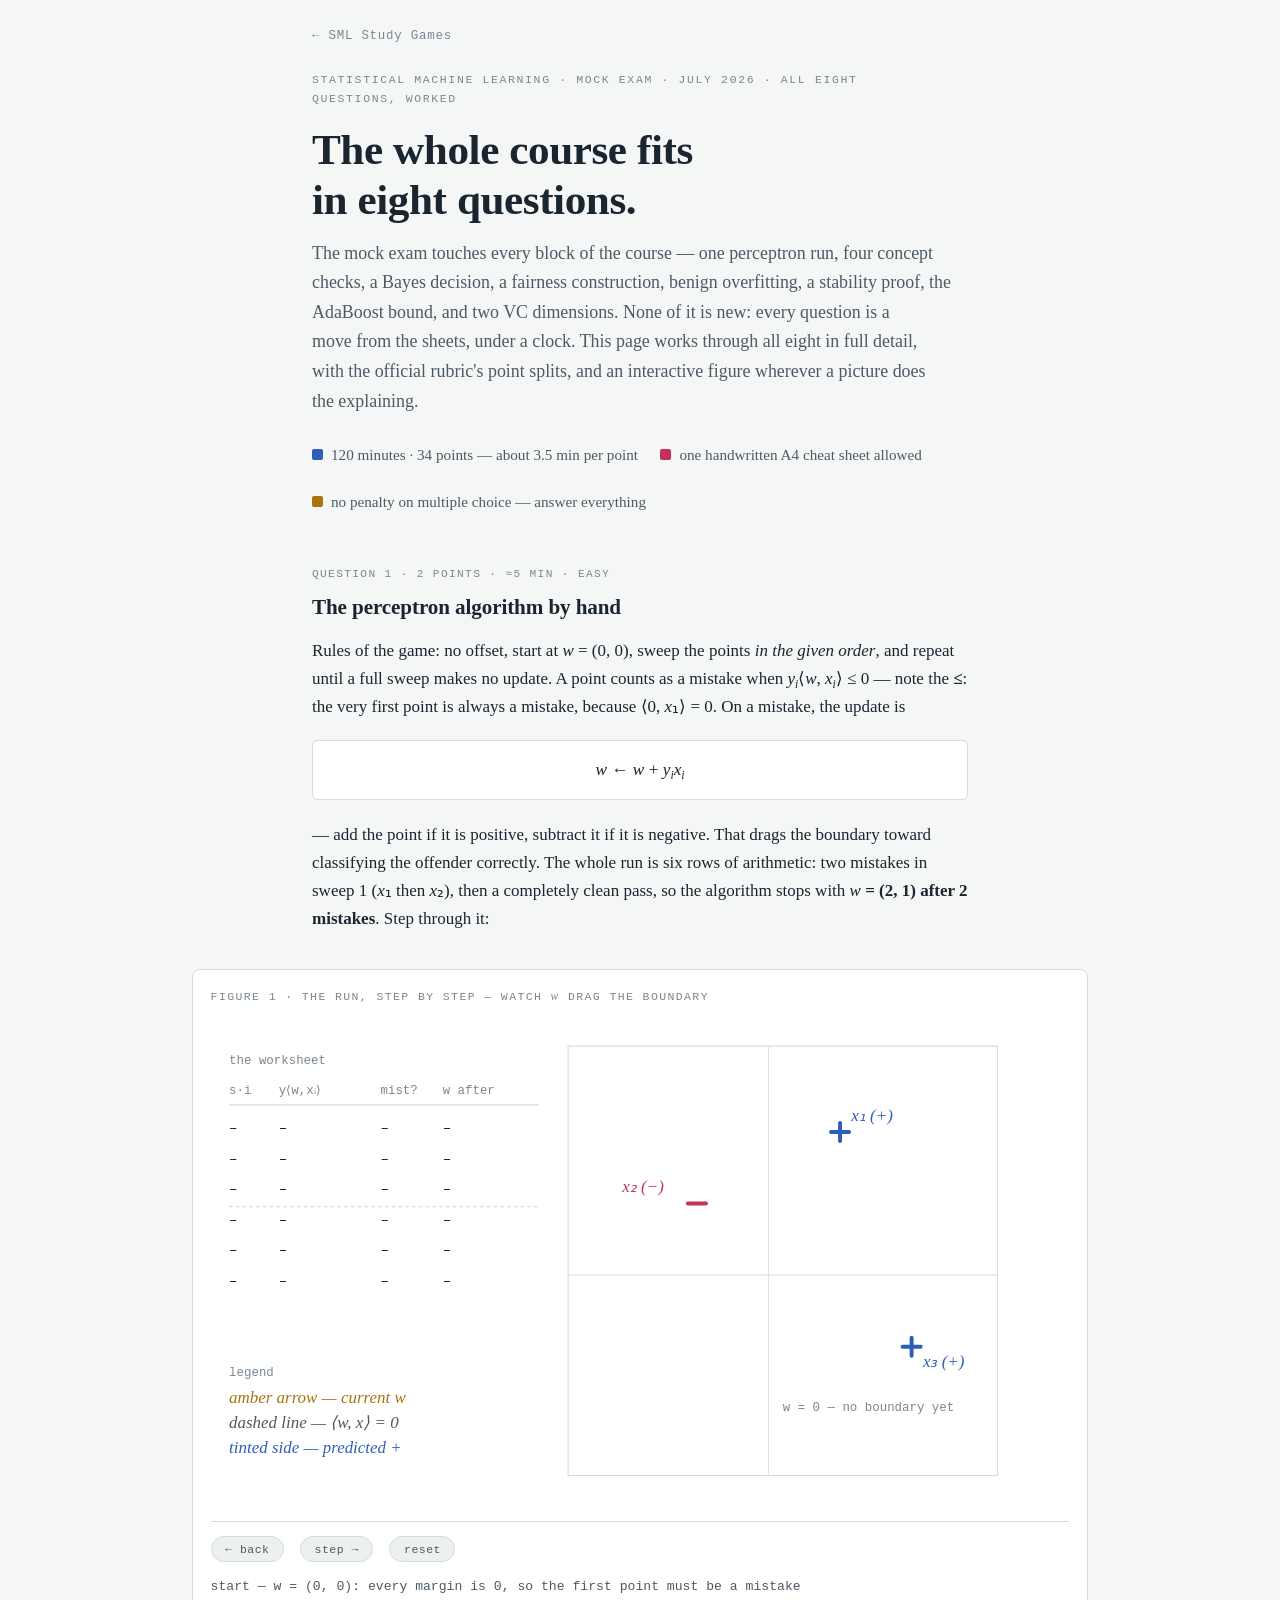
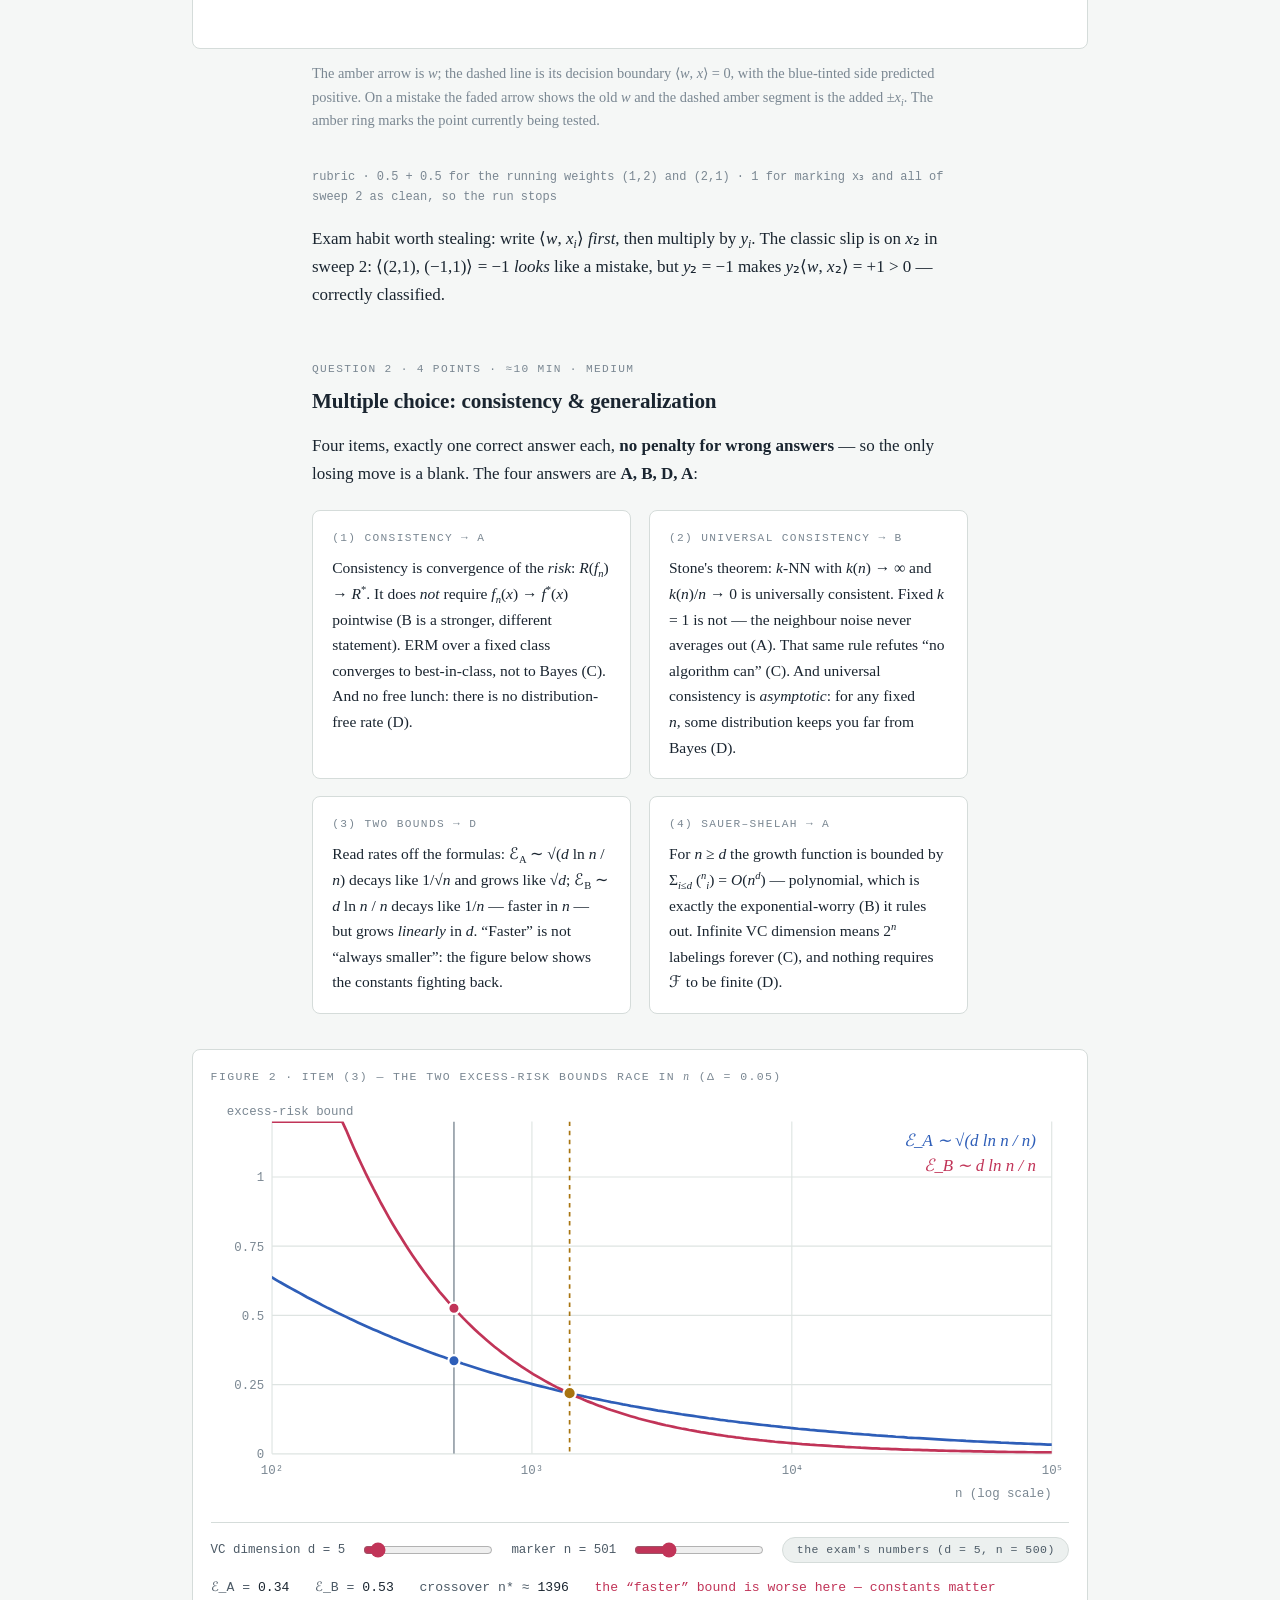
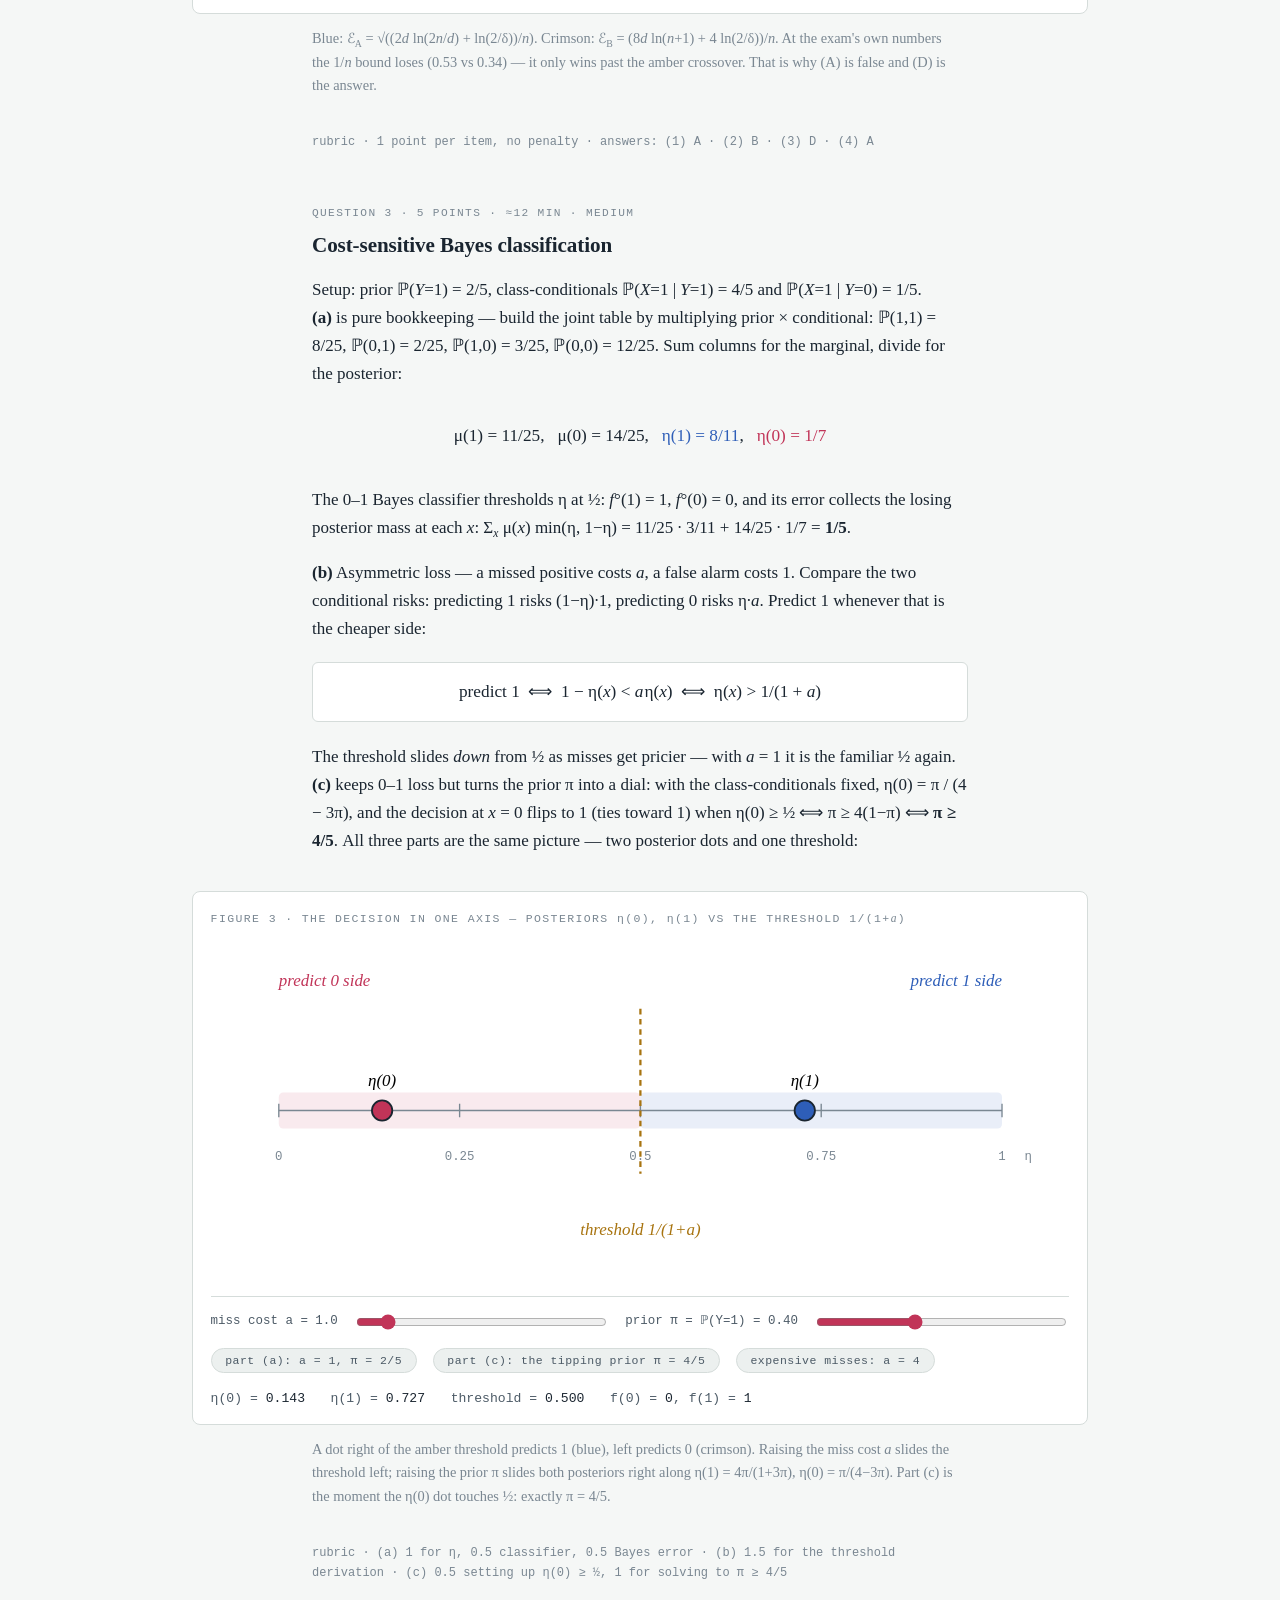
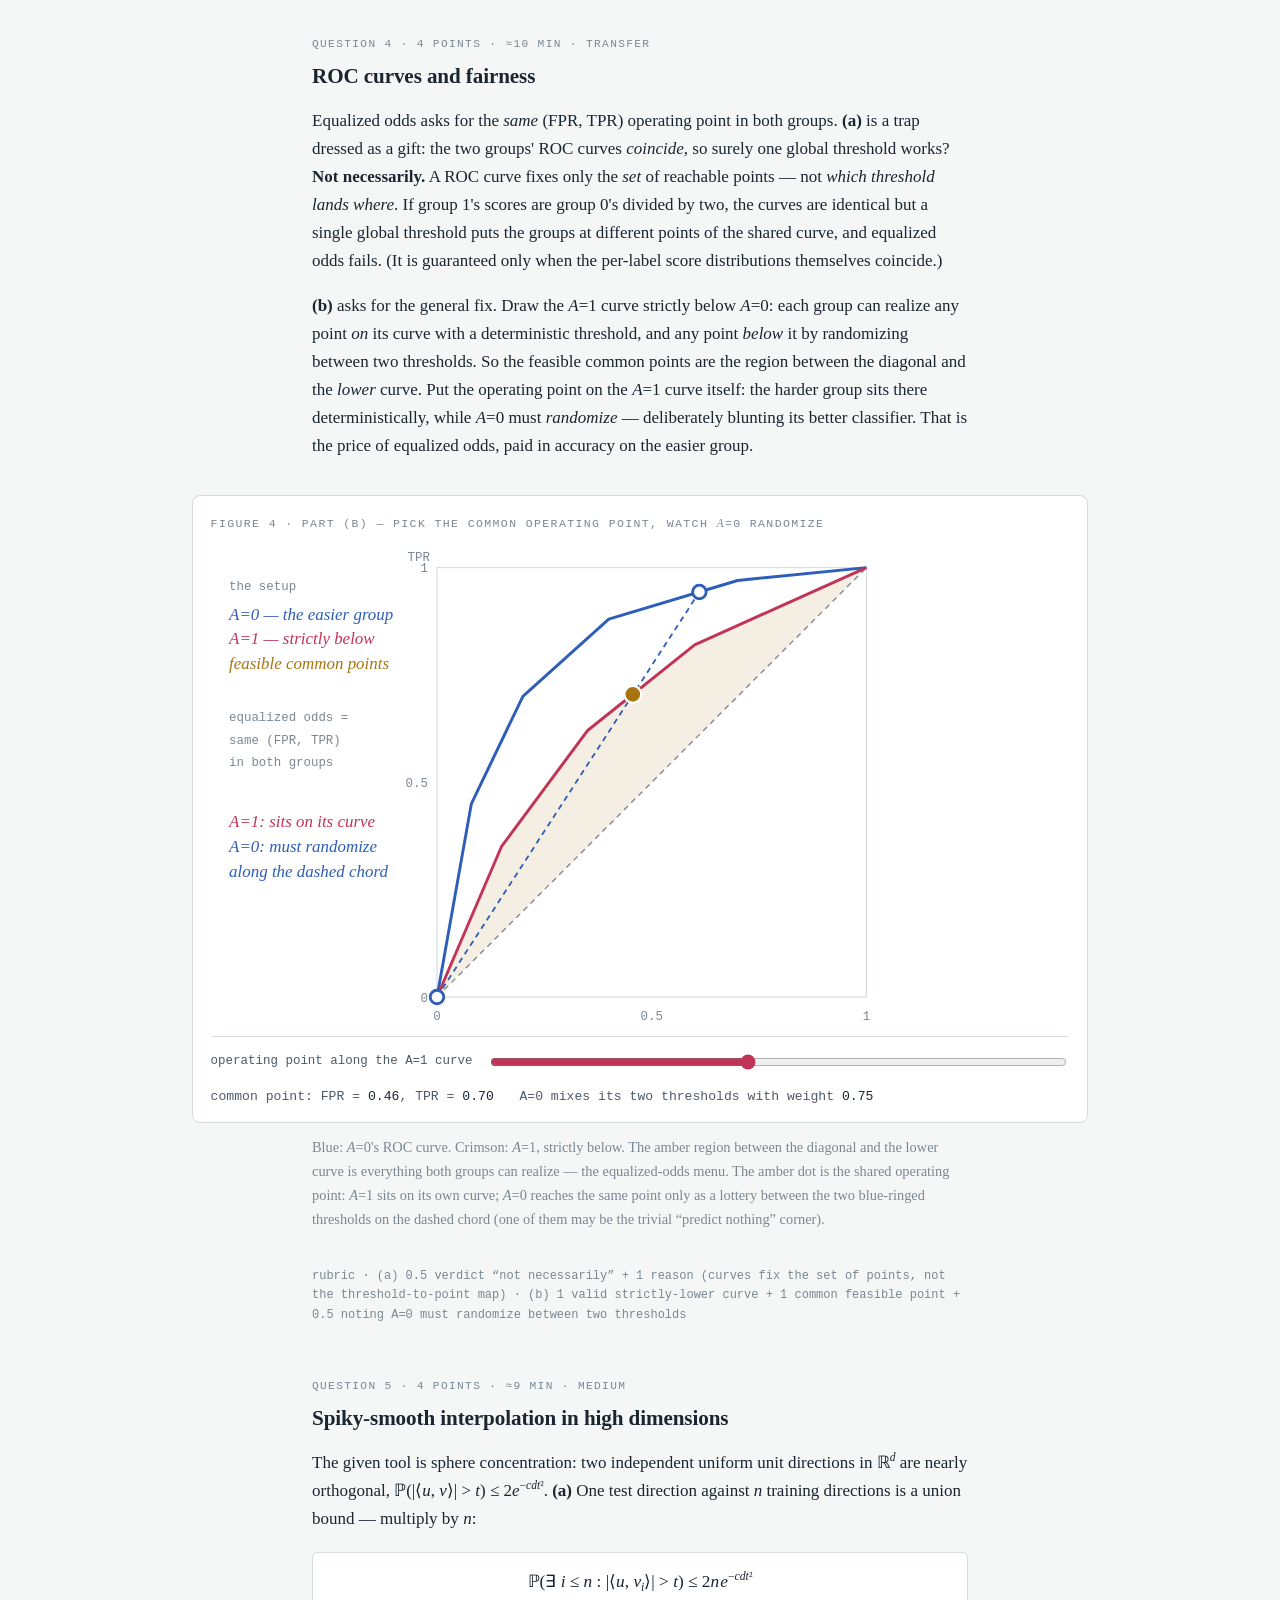
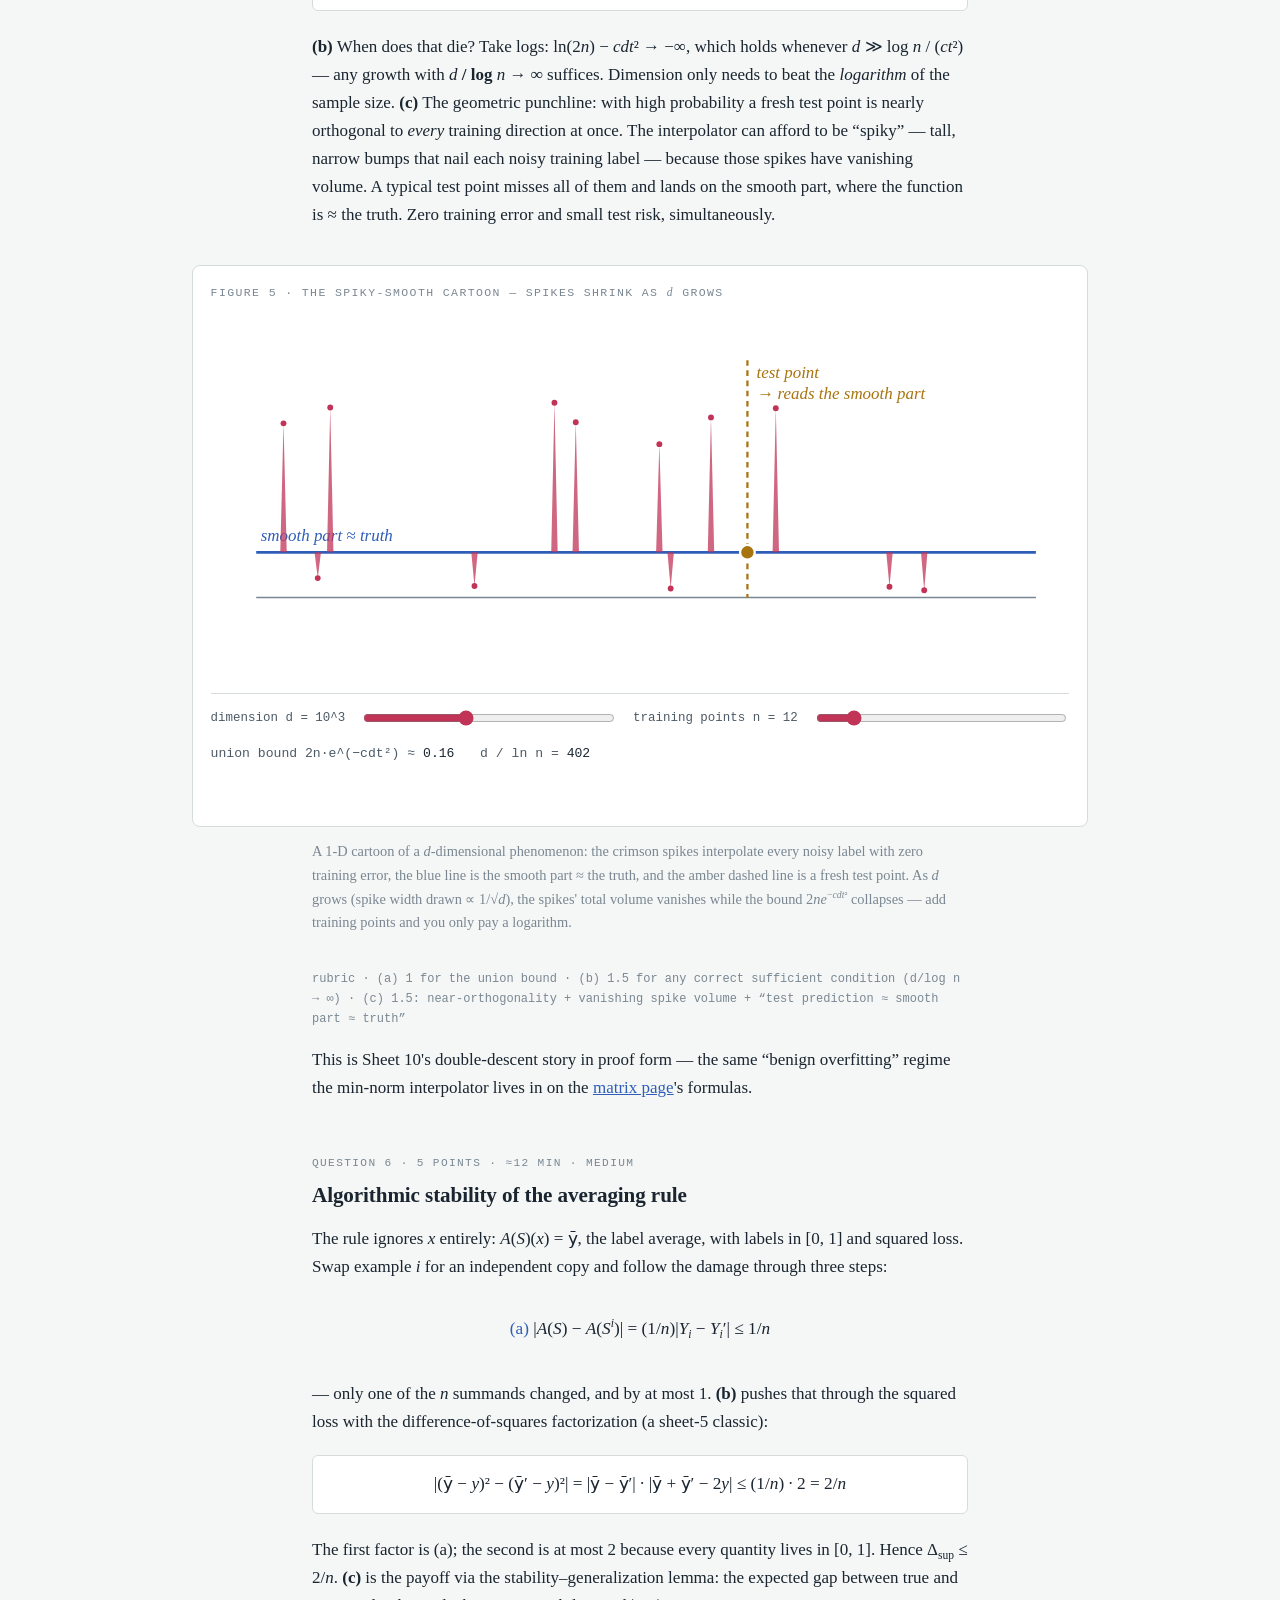
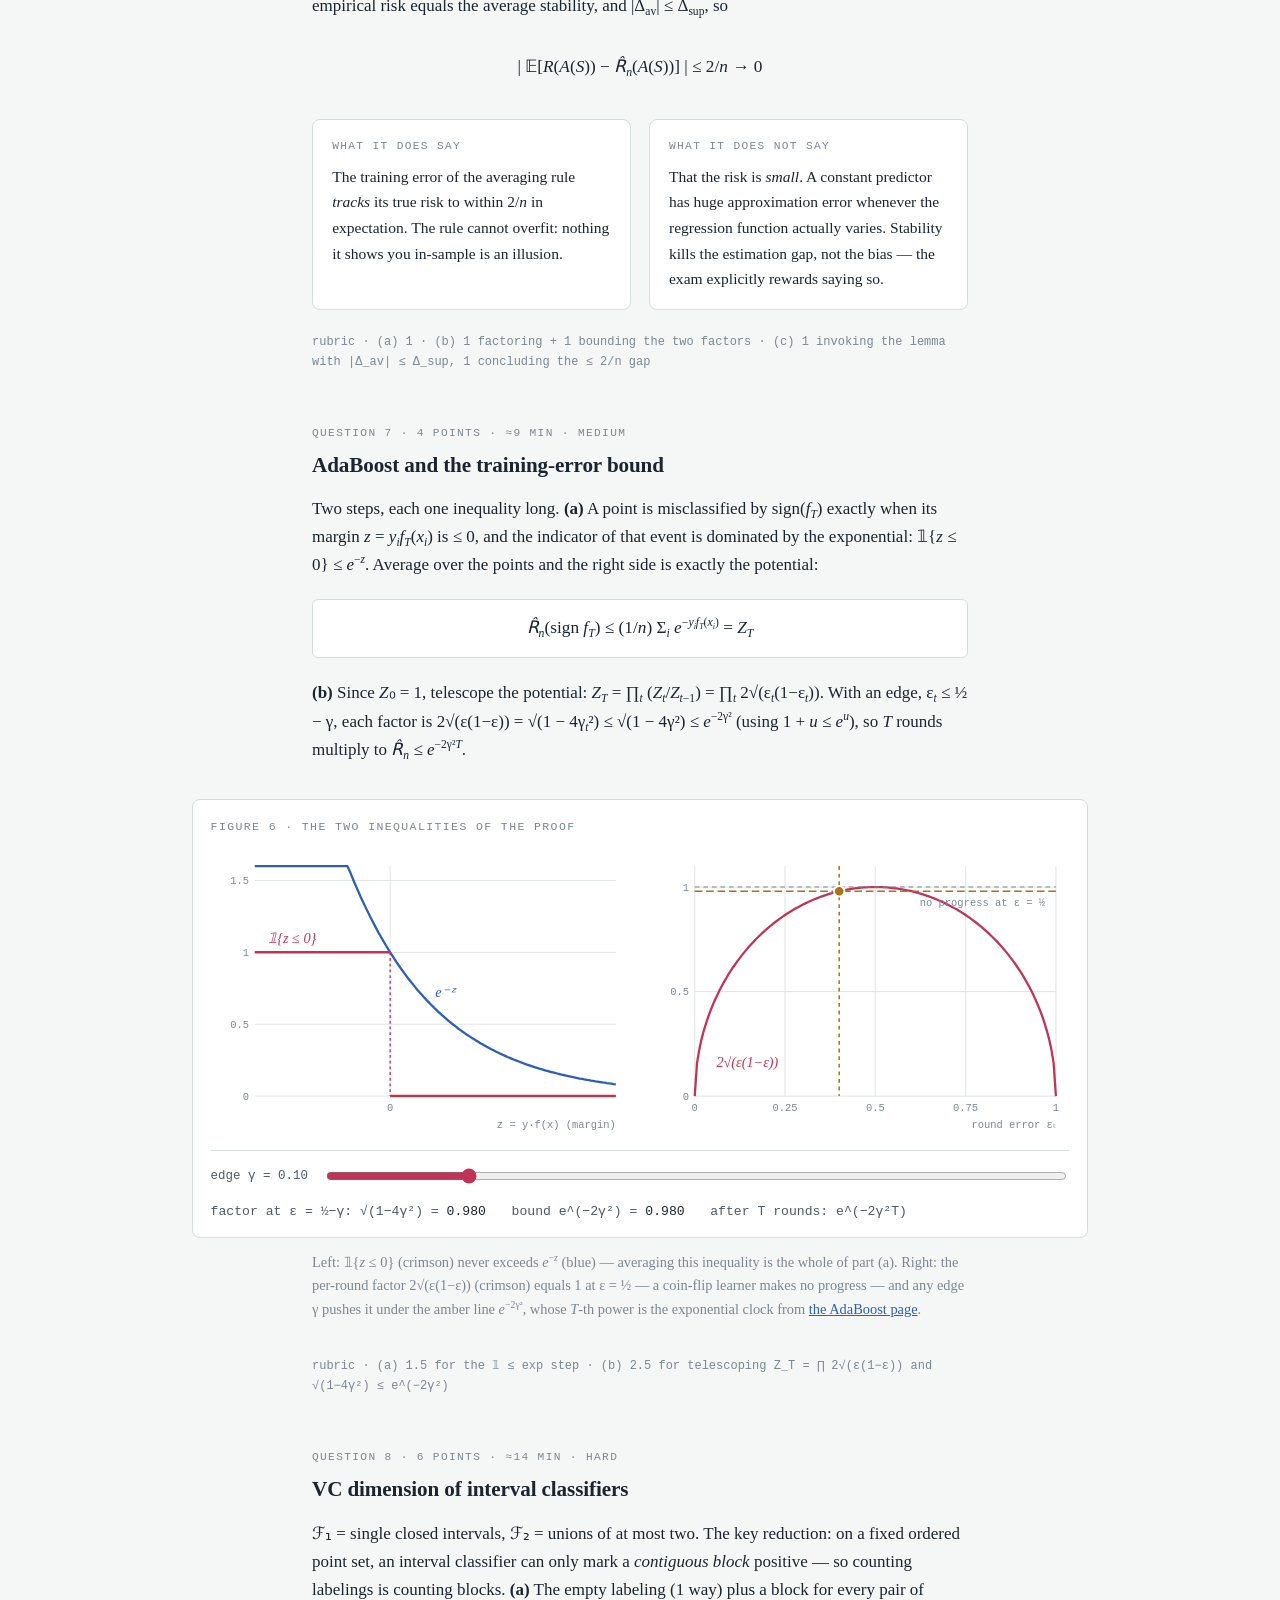
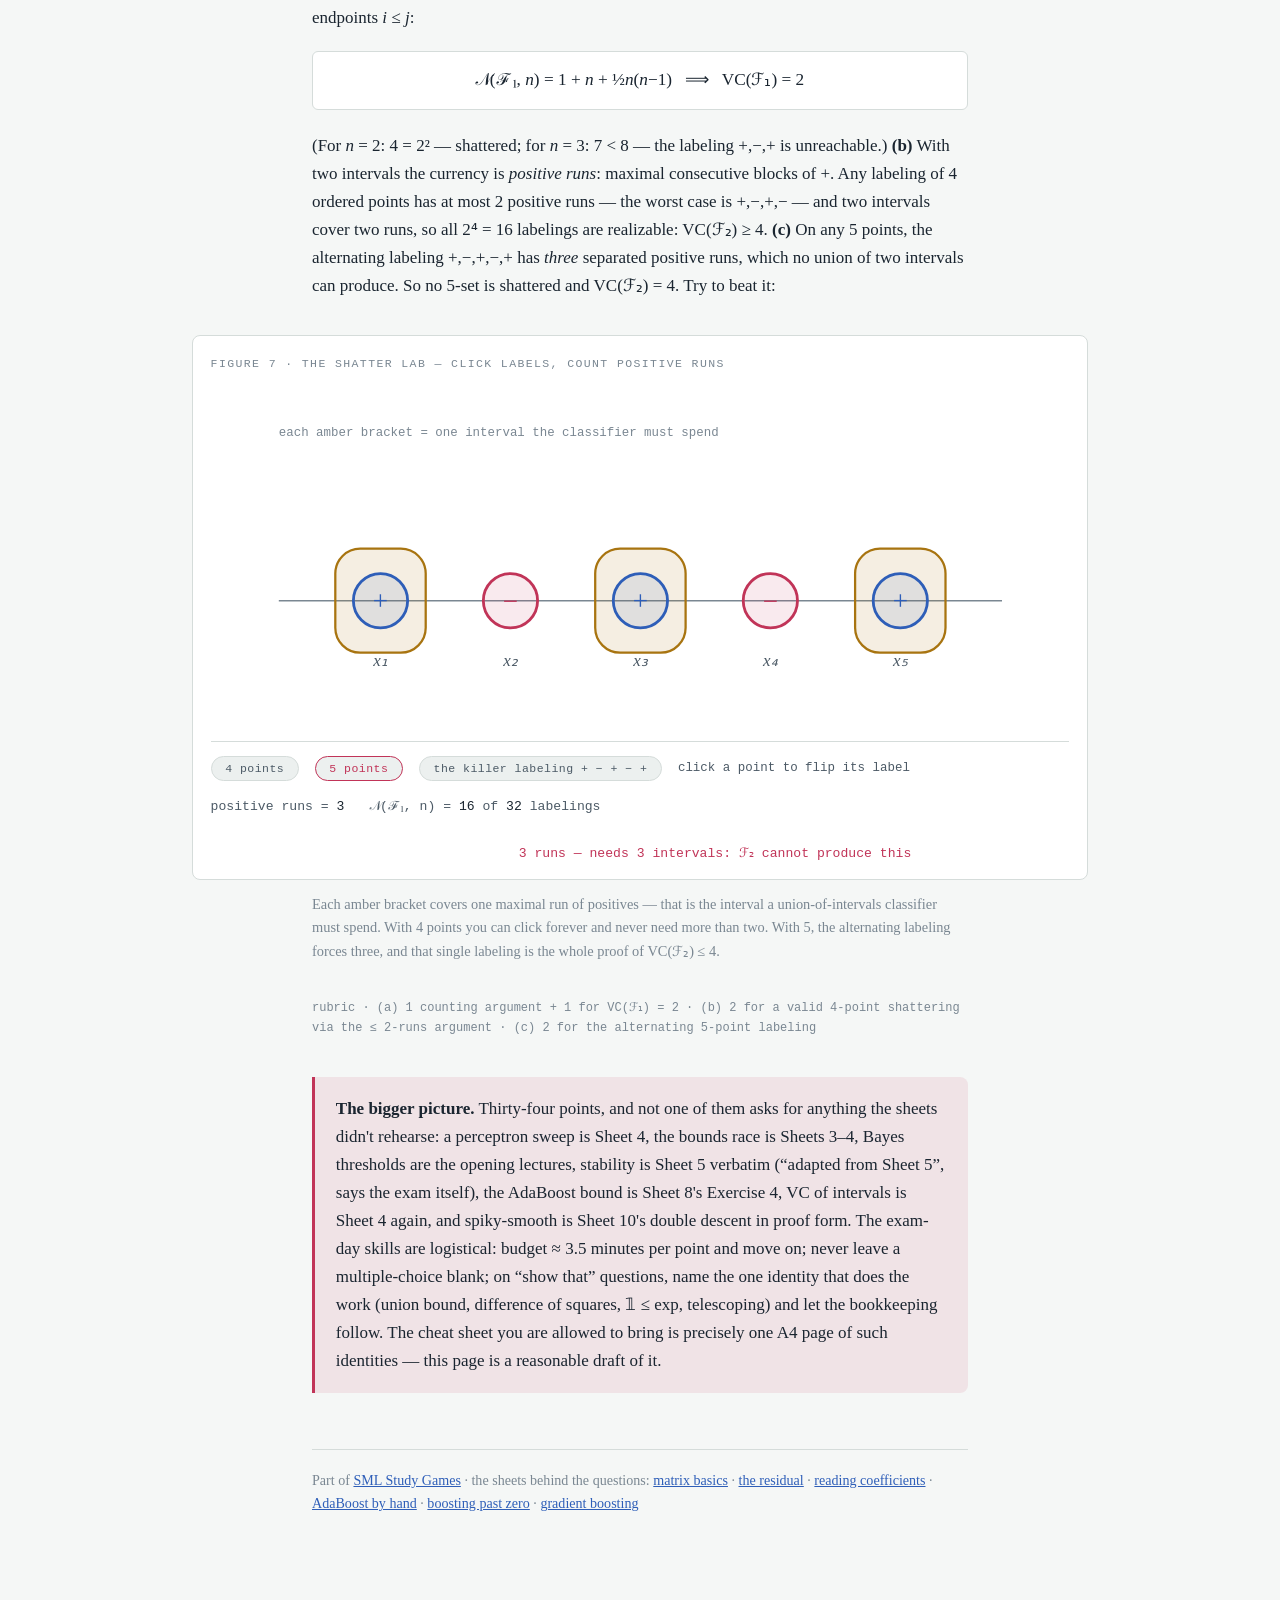
<file: mockexam.html>
<!DOCTYPE html>
<html lang="en">
<head>
  <meta charset="UTF-8">
  <meta name="viewport" content="width=device-width, initial-scale=1.0">
  <link rel="icon" href="data:image/svg+xml,<svg xmlns='http://www.w3.org/2000/svg' viewBox='0 0 100 100'><text y='.9em' font-size='90'>🎓</text></svg>">
<title>The Mock Exam, Worked — All Eight Questions in Detail</title>
<style>
  :root {
    --surface: #F5F7F6;
    --surface-2: #ECF0EF;
    --ink: #1A2530;
    --ink-2: #4C5A66;
    --muted: #7A8792;
    --line: #D5DCDA;
    --blue: #2E5EB8;
    --blue-soft: rgba(46, 94, 184, 0.10);
    --crimson: #C13458;
    --crimson-soft: rgba(193, 52, 88, 0.10);
    --amber: #A87410;
    --amber-soft: rgba(168, 116, 16, 0.12);
    --grid: #DEE4E2;
    --card: #FFFFFF;
  }
  @media (prefers-color-scheme: dark) {
    :root {
      --surface: #131B22;
      --surface-2: #0E151B;
      --ink: #E8EDF1;
      --ink-2: #AEBAC4;
      --muted: #7E8B96;
      --line: #2B3843;
      --blue: #4A7BD0;
      --blue-soft: rgba(74, 123, 208, 0.16);
      --crimson: #D05578;
      --crimson-soft: rgba(208, 85, 120, 0.16);
      --amber: #BE8A2F;
      --amber-soft: rgba(190, 138, 47, 0.16);
      --grid: #223039;
      --card: #18222B;
    }
  }
  :root[data-theme="dark"] {
    --surface: #131B22;
    --surface-2: #0E151B;
    --ink: #E8EDF1;
    --ink-2: #AEBAC4;
    --muted: #7E8B96;
    --line: #2B3843;
    --blue: #4A7BD0;
    --blue-soft: rgba(74, 123, 208, 0.16);
    --crimson: #D05578;
    --crimson-soft: rgba(208, 85, 120, 0.16);
    --amber: #BE8A2F;
    --amber-soft: rgba(190, 138, 47, 0.16);
    --grid: #223039;
    --card: #18222B;
  }
  :root[data-theme="light"] {
    --surface: #F5F7F6;
    --surface-2: #ECF0EF;
    --ink: #1A2530;
    --ink-2: #4C5A66;
    --muted: #7A8792;
    --line: #D5DCDA;
    --blue: #2E5EB8;
    --blue-soft: rgba(46, 94, 184, 0.10);
    --crimson: #C13458;
    --crimson-soft: rgba(193, 52, 88, 0.10);
    --amber: #A87410;
    --amber-soft: rgba(168, 116, 16, 0.12);
    --grid: #DEE4E2;
    --card: #FFFFFF;
  }

  html { background: var(--surface); }
  body {
    font-family: Charter, "Bitstream Charter", Cambria, Georgia, serif;
    font-size: 17px;
    line-height: 1.65;
    color: var(--ink);
    background: var(--surface);
    margin: 0;
    padding: 0 1.25rem 6rem;
  }
  .prose { max-width: 41rem; margin: 0 auto; }
  .wide  { max-width: 56rem; margin: 2.2rem auto; }

  .eyebrow {
    font-family: ui-monospace, "SF Mono", Menlo, Consolas, monospace;
    font-size: 0.72rem;
    letter-spacing: 0.14em;
    text-transform: uppercase;
    color: var(--muted);
  }
  header.prose { padding-top: 4.5rem; }
  h1 {
    font-size: clamp(1.9rem, 5vw, 2.7rem);
    line-height: 1.15;
    font-weight: 700;
    margin: 0.5rem 0 0.9rem;
    text-wrap: balance;
    letter-spacing: -0.01em;
  }
  .lede { font-size: 1.12rem; color: var(--ink-2); margin: 0; text-wrap: pretty; }

  h2 {
    font-size: 1.32rem;
    font-weight: 700;
    margin: 3.2rem 0 0.8rem;
    letter-spacing: -0.005em;
    text-wrap: balance;
  }
  h2 .partref {
    font-family: ui-monospace, "SF Mono", Menlo, Consolas, monospace;
    font-size: 0.7rem;
    font-weight: 400;
    letter-spacing: 0.12em;
    text-transform: uppercase;
    color: var(--muted);
    display: block;
    margin-bottom: 0.35rem;
  }
  p { margin: 0 0 1.05rem; text-wrap: pretty; }
  a { color: var(--blue); }

  var, .mi {
    font-style: italic;
    font-family: Charter, "Bitstream Charter", Cambria, Georgia, serif;
    font-weight: 450;
  }
  sup, sub { font-size: 0.68em; line-height: 0; }

  .eq {
    font-size: 1.08rem;
    text-align: center;
    padding: 0.9rem 1rem;
    margin: 1.2rem 0 1.35rem;
    overflow-x: auto;
    white-space: nowrap;
  }
  .eq.boxed {
    background: var(--card);
    border: 1px solid var(--line);
    border-radius: 6px;
  }
  .b { color: var(--blue); }
  .c { color: var(--crimson); }
  .a { color: var(--amber); }

  .rubric {
    font-family: ui-monospace, "SF Mono", Menlo, Consolas, monospace;
    font-size: 0.75rem;
    color: var(--muted);
    margin: 0.2rem 0 1.05rem;
  }

  .chips { display: flex; gap: 1.4rem; flex-wrap: wrap; margin: 1.6rem 0 0; }
  .chip {
    display: flex; align-items: baseline; gap: 0.5rem;
    font-size: 0.95rem; color: var(--ink-2);
  }
  .chip .dot { width: 0.72em; height: 0.72em; border-radius: 2px; flex: none; align-self: center; }
  .dot.b { background: var(--blue); }
  .dot.c { background: var(--crimson); }
  .dot.a { background: var(--amber); }

  figure { margin: 0; }
  .panel {
    background: var(--card);
    border: 1px solid var(--line);
    border-radius: 8px;
    padding: 1.1rem 1.1rem 0.9rem;
  }
  .fig-title {
    font-family: ui-monospace, "SF Mono", Menlo, Consolas, monospace;
    font-size: 0.72rem;
    letter-spacing: 0.12em;
    text-transform: uppercase;
    color: var(--muted);
    margin: 0 0 0.8rem;
  }
  .fig-title .tn { text-transform: none; }
  .fig-grid { display: grid; grid-template-columns: 1fr 1fr; gap: 1.4rem; }
  @media (max-width: 720px) { .fig-grid { grid-template-columns: 1fr; } }
  .fig-cell svg, .panel > svg { display: block; width: 100%; height: auto; }
  .axis-label {
    font-family: ui-monospace, "SF Mono", Menlo, Consolas, monospace;
    font-size: 11px;
    fill: var(--muted);
  }
  .svg-math { font-family: Charter, Cambria, Georgia, serif; font-style: italic; font-size: 15px; }

  .controls {
    display: flex; align-items: center; gap: 1rem; flex-wrap: wrap;
    margin-top: 1rem; padding-top: 0.9rem;
    border-top: 1px solid var(--line);
  }
  .controls label {
    font-family: ui-monospace, "SF Mono", Menlo, Consolas, monospace;
    font-size: 0.78rem; color: var(--ink-2);
  }
  input[type="range"] { flex: 1 1 7rem; min-width: 6rem; accent-color: var(--crimson); }
  input[type="range"]:focus-visible { outline: 2px solid var(--crimson); outline-offset: 2px; }
  button.preset {
    font-family: ui-monospace, "SF Mono", Menlo, Consolas, monospace;
    font-size: 0.72rem;
    letter-spacing: 0.04em;
    color: var(--ink-2);
    background: var(--surface-2);
    border: 1px solid var(--line);
    border-radius: 999px;
    padding: 0.32rem 0.85rem;
    cursor: pointer;
  }
  button.preset:hover, button.preset:focus-visible { border-color: var(--blue); color: var(--blue); }
  button.preset.active { border-color: var(--crimson); color: var(--crimson); }

  .readouts {
    display: flex; gap: 1.6rem; flex-wrap: wrap;
    font-family: ui-monospace, "SF Mono", Menlo, Consolas, monospace;
    font-size: 0.82rem;
    font-variant-numeric: tabular-nums;
    color: var(--ink-2);
    margin-top: 0.9rem;
  }
  .readouts b { font-weight: 400; color: var(--ink); }
  .flag { color: var(--crimson); opacity: 0; transition: opacity 0.25s; }
  .flag.amber { color: var(--amber); }
  .flag.on { opacity: 1; }
  @media (prefers-reduced-motion: reduce) { .flag { transition: none; } }

  figcaption {
    max-width: 41rem; margin: 0.8rem auto 0;
    font-size: 0.9rem; color: var(--muted); text-wrap: pretty;
  }

  .duo { display: grid; grid-template-columns: 1fr 1fr; gap: 1.1rem; margin: 1.4rem 0; }
  @media (max-width: 720px) { .duo { grid-template-columns: 1fr; } }
  .card {
    background: var(--card);
    border: 1px solid var(--line);
    border-radius: 8px;
    padding: 1.1rem 1.2rem;
    font-size: 0.97rem;
  }
  .card .tag {
    font-family: ui-monospace, "SF Mono", Menlo, Consolas, monospace;
    font-size: 0.7rem; letter-spacing: 0.12em; text-transform: uppercase;
    color: var(--muted); margin: 0 0 0.5rem;
  }
  .card p:last-child { margin-bottom: 0; }

  .takeaway {
    border-left: 3px solid var(--crimson);
    background: var(--crimson-soft);
    border-radius: 0 8px 8px 0;
    padding: 1.1rem 1.3rem;
    margin: 2.4rem 0 0;
  }
  .takeaway p { margin: 0; }

  .backlink {
    max-width: 41rem;
    margin: 1.6rem auto -3rem;
    font-family: ui-monospace, "SF Mono", Menlo, Consolas, monospace;
    font-size: 0.78rem;
    letter-spacing: 0.06em;
  }
  .backlink a { color: var(--muted); text-decoration: none; }
  .backlink a:hover, .backlink a:focus-visible { color: var(--blue); }
  footer.site {
    max-width: 41rem;
    margin: 3.5rem auto 0;
    padding-top: 1.2rem;
    border-top: 1px solid var(--line);
    font-size: 0.88rem;
    color: var(--muted);
  }
  footer.site a { color: var(--blue); }
</style>
</head>
<body>

<nav class="backlink"><a href="./">← SML Study Games</a></nav>

<header class="prose">
  <p class="eyebrow">Statistical Machine Learning · Mock Exam · July 2026 · All Eight Questions, Worked</p>
  <h1>The whole course fits in eight questions.</h1>
  <p class="lede">
    The mock exam touches every block of the course — one perceptron run, four concept checks, a
    Bayes decision, a fairness construction, benign overfitting, a stability proof, the AdaBoost
    bound, and two VC dimensions. None of it is new: every question is a move from the sheets,
    under a clock. This page works through all eight in full detail, with the official rubric's
    point splits, and an interactive figure wherever a picture does the explaining.
  </p>
  <div class="chips">
    <span class="chip"><span class="dot b"></span>120 minutes · 34 points — about 3.5 min per point</span>
    <span class="chip"><span class="dot c"></span>one handwritten A4 cheat sheet allowed</span>
    <span class="chip"><span class="dot a"></span>no penalty on multiple choice — answer everything</span>
  </div>
</header>

<section class="prose">
  <h2><span class="partref">Question 1 · 2 points · ≈5 min · easy</span>The perceptron algorithm by hand</h2>
  <p>
    Rules of the game: no offset, start at <var>w</var> &#61; (0, 0), sweep the points <em>in the
    given order</em>, and repeat until a full sweep makes no update. A point counts as a mistake
    when <var>y<sub>i</sub></var>⟨<var>w</var>, <var>x<sub>i</sub></var>⟩ ≤ 0 — note the
    <strong>≤</strong>: the very first point is always a mistake, because
    ⟨0, <var>x</var>₁⟩ &#61; 0. On a mistake, the update is
  </p>
  <p class="eq boxed"><var>w</var> ← <var>w</var> + <var>y<sub>i</sub></var><var>x<sub>i</sub></var></p>
  <p>
    — add the point if it is positive, subtract it if it is negative. That drags the boundary
    toward classifying the offender correctly. The whole run is six rows of arithmetic: two
    mistakes in sweep 1 (<var>x</var>₁ then <var>x</var>₂), then a completely clean pass, so the
    algorithm stops with <strong><var>w</var> &#61; (2, 1) after 2 mistakes</strong>. Step through
    it:
  </p>
</section>

<figure class="wide">
  <div class="panel">
    <p class="fig-title">Figure 1 · the run, step by step — watch <span class="tn"><var>w</var></span> drag the boundary</p>
    <svg id="pc-svg" viewBox="0 0 760 430" role="img" aria-label="Three labeled points in the plane, the current weight vector as an amber arrow with its perpendicular decision boundary, and the worksheet table filling in as you step through the perceptron run"></svg>
    <div class="controls">
      <button class="preset" id="pcprev">← back</button>
      <button class="preset" id="pcnext">step →</button>
      <button class="preset" id="pcreset">reset</button>
    </div>
    <div class="readouts">
      <span id="pcnote">start — w = (0, 0)</span>
    </div>
    <div class="readouts">
      <span class="flag amber" id="pcstop">full sweep with no update — stop: final w = (2, 1), 2 mistakes</span>
    </div>
  </div>
  <figcaption>
    The amber arrow is <var>w</var>; the dashed line is its decision boundary
    ⟨<var>w</var>, <var>x</var>⟩ &#61; 0, with the blue-tinted side predicted positive. On a
    mistake the faded arrow shows the old <var>w</var> and the dashed amber segment is the added
    ±<var>x<sub>i</sub></var>. The amber ring marks the point currently being tested.
  </figcaption>
</figure>

<section class="prose">
  <p class="rubric">rubric · 0.5 + 0.5 for the running weights (1,2) and (2,1) · 1 for marking x₃ and all of sweep 2 as clean, so the run stops</p>
  <p>
    Exam habit worth stealing: write ⟨<var>w</var>, <var>x<sub>i</sub></var>⟩ <em>first</em>, then
    multiply by <var>y<sub>i</sub></var>. The classic slip is on <var>x</var>₂ in sweep 2:
    ⟨(2,1), (−1,1)⟩ &#61; −1 <em>looks</em> like a mistake, but <var>y</var>₂ &#61; −1 makes
    <var>y</var>₂⟨<var>w</var>, <var>x</var>₂⟩ &#61; +1 &gt; 0 — correctly classified.
  </p>
</section>

<section class="prose">
  <h2><span class="partref">Question 2 · 4 points · ≈10 min · medium</span>Multiple choice: consistency &amp; generalization</h2>
  <p>
    Four items, exactly one correct answer each, <strong>no penalty for wrong answers</strong> —
    so the only losing move is a blank. The four answers are
    <strong>A, B, D, A</strong>:
  </p>
  <div class="duo">
    <div class="card">
      <p class="tag">(1) Consistency → A</p>
      <p>
        Consistency is convergence of the <em>risk</em>: <var>R</var>(<var>f<sub>n</sub></var>) → <var>R</var><sup>*</sup>.
        It does <em>not</em> require <var>f<sub>n</sub></var>(<var>x</var>) → <var>f</var><sup>*</sup>(<var>x</var>)
        pointwise (B is a stronger, different statement). ERM over a fixed class converges to
        best-in-class, not to Bayes (C). And no free lunch: there is no distribution-free rate (D).
      </p>
    </div>
    <div class="card">
      <p class="tag">(2) Universal consistency → B</p>
      <p>
        Stone's theorem: <var>k</var>-NN with <var>k</var>(<var>n</var>) → ∞ and
        <var>k</var>(<var>n</var>)/<var>n</var> → 0 is universally consistent. Fixed
        <var>k</var> &#61; 1 is not — the neighbour noise never averages out (A). That same rule
        refutes “no algorithm can” (C). And universal consistency is <em>asymptotic</em>: for any
        fixed <var>n</var>, some distribution keeps you far from Bayes (D).
      </p>
    </div>
    <div class="card">
      <p class="tag">(3) Two bounds → D</p>
      <p>
        Read rates off the formulas: ℰ<sub>A</sub> ∼ √(<var>d</var> ln <var>n</var> / <var>n</var>)
        decays like 1/√<var>n</var> and grows like √<var>d</var>; ℰ<sub>B</sub> ∼ <var>d</var> ln <var>n</var> / <var>n</var>
        decays like 1/<var>n</var> — faster in <var>n</var> — but grows <em>linearly</em> in
        <var>d</var>. “Faster” is not “always smaller”: the figure below shows the constants
        fighting back.
      </p>
    </div>
    <div class="card">
      <p class="tag">(4) Sauer–Shelah → A</p>
      <p>
        For <var>n</var> ≥ <var>d</var> the growth function is bounded by
        Σ<sub><var>i</var>≤<var>d</var></sub> (<sup><var>n</var></sup><sub><var>i</var></sub>) &#61; <var>O</var>(<var>n<sup>d</sup></var>)
        — polynomial, which is exactly the exponential-worry (B) it rules out. Infinite VC
        dimension means 2<sup><var>n</var></sup> labelings forever (C), and nothing requires ℱ to be
        finite (D).
      </p>
    </div>
  </div>
</section>

<figure class="wide">
  <div class="panel">
    <p class="fig-title">Figure 2 · item (3) — the two excess-risk bounds race in <span class="tn"><var>n</var></span> (δ = 0.05)</p>
    <svg id="bd-svg" viewBox="0 0 760 360" role="img" aria-label="The slow square-root bound and the fast one-over-n bound plotted against sample size on a log axis, with a movable marker showing both values and the crossover point where the fast bound finally wins"></svg>
    <div class="controls">
      <label for="bdd">VC dimension d = <span id="bddval">5</span></label>
      <input type="range" id="bdd" min="2" max="50" step="1" value="5" aria-label="VC dimension d">
      <label for="bdn">marker n = <span id="bdnval">500</span></label>
      <input type="range" id="bdn" min="2" max="5" step="0.01" value="2.7" aria-label="sample size marker, log scale">
      <button class="preset" id="bdexam">the exam's numbers (d = 5, n = 500)</button>
    </div>
    <div class="readouts">
      <span>ℰ_A = <b id="bdaval">–</b></span>
      <span>ℰ_B = <b id="bdbval">–</b></span>
      <span>crossover n* ≈ <b id="bdxval">–</b></span>
      <span class="flag" id="bdflag">the “faster” bound is worse here — constants matter</span>
    </div>
  </div>
  <figcaption>
    Blue: ℰ<sub>A</sub> &#61; √((2<var>d</var> ln(2<var>n</var>/<var>d</var>) + ln(2/δ))/<var>n</var>).
    Crimson: ℰ<sub>B</sub> &#61; (8<var>d</var> ln(<var>n</var>+1) + 4 ln(2/δ))/<var>n</var>. At the
    exam's own numbers the 1/<var>n</var> bound loses (0.53 vs 0.34) — it only wins past the amber
    crossover. That is why (A) is false and (D) is the answer.
  </figcaption>
</figure>

<section class="prose">
  <p class="rubric">rubric · 1 point per item, no penalty · answers: (1) A · (2) B · (3) D · (4) A</p>
</section>

<section class="prose">
  <h2><span class="partref">Question 3 · 5 points · ≈12 min · medium</span>Cost-sensitive Bayes classification</h2>
  <p>
    Setup: prior ℙ(<var>Y</var>&#61;1) &#61; 2/5, class-conditionals
    ℙ(<var>X</var>&#61;1 | <var>Y</var>&#61;1) &#61; 4/5 and
    ℙ(<var>X</var>&#61;1 | <var>Y</var>&#61;0) &#61; 1/5. <strong>(a)</strong> is pure
    bookkeeping — build the joint table by multiplying prior × conditional:
    ℙ(1,1) &#61; 8/25, ℙ(0,1) &#61; 2/25, ℙ(1,0) &#61; 3/25, ℙ(0,0) &#61; 12/25. Sum columns for the
    marginal, divide for the posterior:
  </p>
  <p class="eq">μ(1) &#61; 11/25, &nbsp; μ(0) &#61; 14/25, &nbsp; <span class="b">η(1) &#61; 8/11</span>, &nbsp; <span class="c">η(0) &#61; 1/7</span></p>
  <p>
    The 0–1 Bayes classifier thresholds η at ½: <var>f</var>°(1) &#61; 1, <var>f</var>°(0) &#61; 0,
    and its error collects the losing posterior mass at each <var>x</var>:
    Σ<sub><var>x</var></sub> μ(<var>x</var>) min(η, 1−η) &#61; 11/25 · 3/11 + 14/25 · 1/7 &#61; <strong>1/5</strong>.
  </p>
  <p>
    <strong>(b)</strong> Asymmetric loss — a missed positive costs <var>a</var>, a false alarm
    costs 1. Compare the two conditional risks: predicting 1 risks (1−η)·1, predicting 0 risks
    η·<var>a</var>. Predict 1 whenever that is the cheaper side:
  </p>
  <p class="eq boxed">predict 1 &nbsp;⟺&nbsp; 1 − η(<var>x</var>) &lt; <var>a</var>&#8202;η(<var>x</var>) &nbsp;⟺&nbsp; η(<var>x</var>) &gt; 1/(1 + <var>a</var>)</p>
  <p>
    The threshold slides <em>down</em> from ½ as misses get pricier — with <var>a</var> &#61; 1 it
    is the familiar ½ again. <strong>(c)</strong> keeps 0–1 loss but turns the prior π into a dial:
    with the class-conditionals fixed, η(0) &#61; π / (4 − 3π), and the decision at
    <var>x</var> &#61; 0 flips to 1 (ties toward 1) when η(0) ≥ ½ ⟺ π ≥ 4(1−π) ⟺
    <strong>π ≥ 4/5</strong>. All three parts are the same picture — two posterior dots and one
    threshold:
  </p>
</section>

<figure class="wide">
  <div class="panel">
    <p class="fig-title">Figure 3 · the decision in one axis — posteriors <span class="tn">η(0), η(1)</span> vs the threshold <span class="tn">1/(1+<var>a</var>)</span></p>
    <svg id="by-svg" viewBox="0 0 760 300" role="img" aria-label="A horizontal probability axis from zero to one with dots for the two posterior values and an amber threshold line; sliders move the cost asymmetry and the class prior, recoloring the dots by their predicted class"></svg>
    <div class="controls">
      <label for="bya">miss cost a = <span id="byaval">1.0</span></label>
      <input type="range" id="bya" min="0.1" max="9" step="0.1" value="1" aria-label="cost of a missed positive">
      <label for="bypi">prior π = ℙ(Y=1) = <span id="bypival">0.40</span></label>
      <input type="range" id="bypi" min="0.05" max="0.95" step="0.01" value="0.4" aria-label="class prior pi">
    </div>
    <div class="controls" style="border-top: none; padding-top: 0;">
      <button class="preset" id="bypa">part (a): a = 1, π = 2/5</button>
      <button class="preset" id="bypc">part (c): the tipping prior π = 4/5</button>
      <button class="preset" id="bypb">expensive misses: a = 4</button>
    </div>
    <div class="readouts">
      <span>η(0) = <b id="byh0">–</b></span>
      <span>η(1) = <b id="byh1">–</b></span>
      <span>threshold = <b id="bythr">–</b></span>
      <span>f(0) = <b id="byf0">–</b>, f(1) = <b id="byf1">–</b></span>
      <span class="flag amber" id="bytip">x = 0 now predicts class 1</span>
    </div>
  </div>
  <figcaption>
    A dot right of the amber threshold predicts 1 (blue), left predicts 0 (crimson). Raising the
    miss cost <var>a</var> slides the threshold left; raising the prior π slides both posteriors
    right along η(1) &#61; 4π/(1+3π), η(0) &#61; π/(4−3π). Part (c) is the moment the η(0) dot
    touches ½: exactly π &#61; 4/5.
  </figcaption>
</figure>

<section class="prose">
  <p class="rubric">rubric · (a) 1 for η, 0.5 classifier, 0.5 Bayes error · (b) 1.5 for the threshold derivation · (c) 0.5 setting up η(0) ≥ ½, 1 for solving to π ≥ 4/5</p>
</section>

<section class="prose">
  <h2><span class="partref">Question 4 · 4 points · ≈10 min · transfer</span>ROC curves and fairness</h2>
  <p>
    Equalized odds asks for the <em>same</em> (FPR, TPR) operating point in both groups.
    <strong>(a)</strong> is a trap dressed as a gift: the two groups' ROC curves <em>coincide</em>,
    so surely one global threshold works? <strong>Not necessarily.</strong> A ROC curve fixes only
    the <em>set</em> of reachable points — not <em>which threshold lands where</em>. If group 1's
    scores are group 0's divided by two, the curves are identical but a single global threshold
    puts the groups at different points of the shared curve, and equalized odds fails. (It is
    guaranteed only when the per-label score distributions themselves coincide.)
  </p>
  <p>
    <strong>(b)</strong> asks for the general fix. Draw the <var>A</var>&#61;1 curve strictly
    below <var>A</var>&#61;0: each group can realize any point <em>on</em> its curve with a
    deterministic threshold, and any point <em>below</em> it by randomizing between two
    thresholds. So the feasible common points are the region between the diagonal and the
    <em>lower</em> curve. Put the operating point on the <var>A</var>&#61;1 curve itself: the
    harder group sits there deterministically, while <var>A</var>&#61;0 must <em>randomize</em> —
    deliberately blunting its better classifier. That is the price of equalized odds, paid in
    accuracy on the easier group.
  </p>
</section>

<figure class="wide">
  <div class="panel">
    <p class="fig-title">Figure 4 · part (b) — pick the common operating point, watch <span class="tn"><var>A</var>&#61;0</span> randomize</p>
    <svg id="roc-svg" viewBox="0 0 760 420" role="img" aria-label="An ROC plot with the A equals zero curve above the A equals one curve, the feasible equalized-odds region shaded, an operating point sliding along the lower curve, and the chord showing how the upper group randomizes between two thresholds to reach it"></svg>
    <div class="controls">
      <label for="rocs">operating point along the A=1 curve</label>
      <input type="range" id="rocs" min="0.05" max="0.95" step="0.01" value="0.45" aria-label="position of the common operating point">
    </div>
    <div class="readouts">
      <span>common point: FPR = <b id="rocf">–</b>, TPR = <b id="roct">–</b></span>
      <span>A=0 mixes its two thresholds with weight <b id="rocw">–</b></span>
    </div>
  </div>
  <figcaption>
    Blue: <var>A</var>&#61;0's ROC curve. Crimson: <var>A</var>&#61;1, strictly below. The amber
    region between the diagonal and the lower curve is everything both groups can realize — the
    equalized-odds menu. The amber dot is the shared operating point: <var>A</var>&#61;1 sits on
    its own curve; <var>A</var>&#61;0 reaches the same point only as a lottery between the two
    blue-ringed thresholds on the dashed chord (one of them may be the trivial “predict nothing”
    corner).
  </figcaption>
</figure>

<section class="prose">
  <p class="rubric">rubric · (a) 0.5 verdict “not necessarily” + 1 reason (curves fix the set of points, not the threshold-to-point map) · (b) 1 valid strictly-lower curve + 1 common feasible point + 0.5 noting A=0 must randomize between two thresholds</p>
</section>

<section class="prose">
  <h2><span class="partref">Question 5 · 4 points · ≈9 min · medium</span>Spiky-smooth interpolation in high dimensions</h2>
  <p>
    The given tool is sphere concentration: two independent uniform unit directions in
    ℝ<sup><var>d</var></sup> are nearly orthogonal,
    ℙ(|⟨<var>u</var>, <var>v</var>⟩| &gt; <var>t</var>) ≤ 2<var>e</var><sup>−<var>cdt</var>²</sup>.
    <strong>(a)</strong> One test direction against <var>n</var> training directions is a union
    bound — multiply by <var>n</var>:
  </p>
  <p class="eq boxed">ℙ(∃ <var>i</var> ≤ <var>n</var> : |⟨<var>u</var>, <var>v<sub>i</sub></var>⟩| &gt; <var>t</var>) ≤ 2<var>n</var>&#8202;<var>e</var><sup>−<var>cdt</var>²</sup></p>
  <p>
    <strong>(b)</strong> When does that die? Take logs: ln(2<var>n</var>) − <var>cdt</var>² → −∞,
    which holds whenever <var>d</var> ≫ log <var>n</var> / (<var>ct</var>²) — any growth with
    <strong><var>d</var> / log <var>n</var> → ∞</strong> suffices. Dimension only needs to beat the
    <em>logarithm</em> of the sample size. <strong>(c)</strong> The geometric punchline: with high
    probability a fresh test point is nearly orthogonal to <em>every</em> training direction at
    once. The interpolator can afford to be “spiky” — tall, narrow bumps that nail each noisy
    training label — because those spikes have vanishing volume. A typical test point misses all
    of them and lands on the smooth part, where the function is ≈ the truth. Zero training error
    and small test risk, simultaneously.
  </p>
</section>

<figure class="wide">
  <div class="panel">
    <p class="fig-title">Figure 5 · the spiky-smooth cartoon — spikes shrink as <span class="tn"><var>d</var></span> grows</p>
    <svg id="sp-svg" viewBox="0 0 760 320" role="img" aria-label="A one-dimensional cartoon: a smooth flat function with narrow spikes at the training points interpolating their noisy labels; a slider for the dimension narrows the spikes and a readout shows the union bound value"></svg>
    <div class="controls">
      <label for="spd">dimension d = 10^<span id="spdval">3</span></label>
      <input type="range" id="spd" min="1" max="6" step="0.05" value="3" aria-label="dimension exponent">
      <label for="spn">training points n = <span id="spnval">12</span></label>
      <input type="range" id="spn" min="5" max="60" step="1" value="12" aria-label="number of training points">
    </div>
    <div class="readouts">
      <span>union bound 2n·e^(−cdt²) ≈ <b id="spbound">–</b></span>
      <span>d / ln n = <b id="spratio">–</b></span>
      <span class="flag" id="spflag">bound ≥ 1 — vacuous: d must beat log n</span>
      <span class="flag amber" id="spok">test point provably misses every spike (w.h.p.)</span>
    </div>
  </div>
  <figcaption>
    A 1-D cartoon of a <var>d</var>-dimensional phenomenon: the crimson spikes interpolate every
    noisy label with zero training error, the blue line is the smooth part ≈ the truth, and the
    amber dashed line is a fresh test point. As <var>d</var> grows (spike width drawn ∝ 1/√<var>d</var>),
    the spikes' total volume vanishes while the bound 2<var>n</var><var>e</var><sup>−<var>cdt</var>²</sup>
    collapses — add training points and you only pay a logarithm.
  </figcaption>
</figure>

<section class="prose">
  <p class="rubric">rubric · (a) 1 for the union bound · (b) 1.5 for any correct sufficient condition (d/log n → ∞) · (c) 1.5: near-orthogonality + vanishing spike volume + “test prediction ≈ smooth part ≈ truth”</p>
  <p>
    This is Sheet 10's double-descent story in proof form — the same “benign overfitting” regime
    the min-norm interpolator lives in on the <a href="matrices.html">matrix page</a>'s formulas.
  </p>
</section>

<section class="prose">
  <h2><span class="partref">Question 6 · 5 points · ≈12 min · medium</span>Algorithmic stability of the averaging rule</h2>
  <p>
    The rule ignores <var>x</var> entirely: <var>A</var>(<var>S</var>)(<var>x</var>) &#61; ȳ, the
    label average, with labels in [0, 1] and squared loss. Swap example <var>i</var> for an
    independent copy and follow the damage through three steps:
  </p>
  <p class="eq">
    <span class="b">(a)</span> |<var>A</var>(<var>S</var>) − <var>A</var>(<var>S<sup>i</sup></var>)| &#61; (1/<var>n</var>)|<var>Y<sub>i</sub></var> − <var>Y<sub>i</sub></var>′| ≤ 1/<var>n</var>
  </p>
  <p>
    — only one of the <var>n</var> summands changed, and by at most 1. <strong>(b)</strong> pushes
    that through the squared loss with the difference-of-squares factorization (a sheet-5 classic):
  </p>
  <p class="eq boxed">|(ȳ − <var>y</var>)² − (ȳ′ − <var>y</var>)²| &#61; |ȳ − ȳ′| · |ȳ + ȳ′ − 2<var>y</var>| ≤ (1/<var>n</var>) · 2 &#61; 2/<var>n</var></p>
  <p>
    The first factor is (a); the second is at most 2 because every quantity lives in [0, 1]. Hence
    Δ<sub>sup</sub> ≤ 2/<var>n</var>. <strong>(c)</strong> is the payoff via the
    stability–generalization lemma: the expected gap between true and empirical risk equals the
    average stability, and |Δ<sub>av</sub>| ≤ Δ<sub>sup</sub>, so
  </p>
  <p class="eq">| 𝔼[<var>R</var>(<var>A</var>(<var>S</var>)) − <var>R̂<sub>n</sub></var>(<var>A</var>(<var>S</var>))] | ≤ 2/<var>n</var> → 0</p>
  <div class="duo">
    <div class="card">
      <p class="tag">What it does say</p>
      <p>
        The training error of the averaging rule <em>tracks</em> its true risk to within
        2/<var>n</var> in expectation. The rule cannot overfit: nothing it shows you in-sample is
        an illusion.
      </p>
    </div>
    <div class="card">
      <p class="tag">What it does not say</p>
      <p>
        That the risk is <em>small</em>. A constant predictor has huge approximation error whenever
        the regression function actually varies. Stability kills the estimation gap, not the bias —
        the exam explicitly rewards saying so.
      </p>
    </div>
  </div>
  <p class="rubric">rubric · (a) 1 · (b) 1 factoring + 1 bounding the two factors · (c) 1 invoking the lemma with |Δ_av| ≤ Δ_sup, 1 concluding the ≤ 2/n gap</p>
</section>

<section class="prose">
  <h2><span class="partref">Question 7 · 4 points · ≈9 min · medium</span>AdaBoost and the training-error bound</h2>
  <p>
    Two steps, each one inequality long. <strong>(a)</strong> A point is misclassified by
    sign(<var>f<sub>T</sub></var>) exactly when its margin <var>z</var> &#61; <var>y<sub>i</sub></var><var>f<sub>T</sub></var>(<var>x<sub>i</sub></var>)
    is ≤ 0, and the indicator of that event is dominated by the exponential:
    𝟙{<var>z</var> ≤ 0} ≤ <var>e</var><sup>−<var>z</var></sup>. Average over the points and the
    right side is exactly the potential:
  </p>
  <p class="eq boxed"><var>R̂<sub>n</sub></var>(sign <var>f<sub>T</sub></var>) ≤ (1/<var>n</var>) Σ<sub><var>i</var></sub> <var>e</var><sup>−<var>y<sub>i</sub>f<sub>T</sub></var>(<var>x<sub>i</sub></var>)</sup> &#61; <var>Z<sub>T</sub></var></p>
  <p>
    <strong>(b)</strong> Since <var>Z</var>₀ &#61; 1, telescope the potential:
    <var>Z<sub>T</sub></var> &#61; ∏<sub><var>t</var></sub> (<var>Z<sub>t</sub></var>/<var>Z</var><sub><var>t</var>−1</sub>) &#61; ∏<sub><var>t</var></sub> 2√(ε<sub><var>t</var></sub>(1−ε<sub><var>t</var></sub>)).
    With an edge, ε<sub><var>t</var></sub> ≤ ½ − γ, each factor is
    2√(ε(1−ε)) &#61; √(1 − 4γ<sub><var>t</var></sub>²) ≤ √(1 − 4γ²) ≤ <var>e</var><sup>−2γ²</sup>
    (using 1 + <var>u</var> ≤ <var>e<sup>u</sup></var>), so <var>T</var> rounds multiply to
    <var>R̂<sub>n</sub></var> ≤ <var>e</var><sup>−2γ²<var>T</var></sup>.
  </p>
</section>

<figure class="wide">
  <div class="panel">
    <p class="fig-title">Figure 6 · the two inequalities of the proof</p>
    <div class="fig-grid">
      <div class="fig-cell"><svg id="ind-svg" viewBox="0 0 440 300" role="img" aria-label="The zero-one indicator step function sitting below the exponential of minus z, the domination that starts the proof"></svg></div>
      <div class="fig-cell"><svg id="fac-svg" viewBox="0 0 440 300" role="img" aria-label="The per-round factor two root epsilon times one minus epsilon as a curve peaking at one for epsilon one half, with the edge gamma marking where the factor drops below its exponential bound"></svg></div>
    </div>
    <div class="controls">
      <label for="fgam">edge γ = <span id="fgamval">0.10</span></label>
      <input type="range" id="fgam" min="0.02" max="0.45" step="0.01" value="0.1" aria-label="edge gamma">
    </div>
    <div class="readouts">
      <span>factor at ε = ½−γ: √(1−4γ²) = <b id="ffac">–</b></span>
      <span>bound e^(−2γ²) = <b id="fbnd">–</b></span>
      <span>after T rounds: e^(−2γ²T)</span>
    </div>
  </div>
  <figcaption>
    Left: 𝟙{<var>z</var> ≤ 0} (crimson) never exceeds <var>e</var><sup>−<var>z</var></sup> (blue) —
    averaging this inequality is the whole of part (a). Right: the per-round factor
    2√(ε(1−ε)) (crimson) equals 1 at ε &#61; ½ — a coin-flip learner makes no progress — and any
    edge γ pushes it under the amber line <var>e</var><sup>−2γ²</sup>, whose <var>T</var>-th power
    is the exponential clock from <a href="adaboost.html">the AdaBoost page</a>.
  </figcaption>
</figure>

<section class="prose">
  <p class="rubric">rubric · (a) 1.5 for the 𝟙 ≤ exp step · (b) 2.5 for telescoping Z_T = ∏ 2√(ε(1−ε)) and √(1−4γ²) ≤ e^(−2γ²)</p>
</section>

<section class="prose">
  <h2><span class="partref">Question 8 · 6 points · ≈14 min · hard</span>VC dimension of interval classifiers</h2>
  <p>
    ℱ₁ &#61; single closed intervals, ℱ₂ &#61; unions of at most two. The key reduction: on a fixed
    ordered point set, an interval classifier can only mark a <em>contiguous block</em> positive —
    so counting labelings is counting blocks. <strong>(a)</strong> The empty labeling (1 way) plus
    a block for every pair of endpoints <var>i</var> ≤ <var>j</var>:
  </p>
  <p class="eq boxed">𝒩(ℱ₁, <var>n</var>) &#61; 1 + <var>n</var> + ½<var>n</var>(<var>n</var>−1) &nbsp; ⟹ &nbsp; VC(ℱ₁) &#61; 2</p>
  <p>
    (For <var>n</var> &#61; 2: 4 &#61; 2² — shattered; for <var>n</var> &#61; 3: 7 &lt; 8 — the
    labeling +,−,+ is unreachable.) <strong>(b)</strong> With two intervals the currency is
    <em>positive runs</em>: maximal consecutive blocks of +. Any labeling of 4 ordered points has
    at most 2 positive runs — the worst case is +,−,+,− — and two intervals cover two runs, so all
    2⁴ &#61; 16 labelings are realizable: VC(ℱ₂) ≥ 4. <strong>(c)</strong> On any 5 points, the
    alternating labeling +,−,+,−,+ has <em>three</em> separated positive runs, which no union of
    two intervals can produce. So no 5-set is shattered and VC(ℱ₂) &#61; 4. Try to beat it:
  </p>
</section>

<figure class="wide">
  <div class="panel">
    <p class="fig-title">Figure 7 · the shatter lab — click labels, count positive runs</p>
    <svg id="vc-svg" viewBox="0 0 760 300" role="img" aria-label="Four or five points on a line with clickable plus or minus labels; amber intervals cover each run of consecutive positives and readouts show whether one or two intervals suffice"></svg>
    <div class="controls">
      <button class="preset" id="vc4">4 points</button>
      <button class="preset active" id="vc5">5 points</button>
      <button class="preset" id="vckill">the killer labeling + − + − +</button>
      <span style="font-family: ui-monospace, Menlo, monospace; font-size: 0.78rem; color: var(--ink-2);">click a point to flip its label</span>
    </div>
    <div class="readouts">
      <span>positive runs = <b id="vcruns">–</b></span>
      <span>𝒩(ℱ₁, n) = <b id="vcgrow">–</b> of <b id="vcall">–</b> labelings</span>
      <span class="flag amber" id="vcok1">1 run — even a single interval (ℱ₁) realizes this</span>
      <span class="flag amber" id="vcok2">≤ 2 runs — ℱ₂ realizes this labeling</span>
      <span class="flag" id="vcbad">3 runs — needs 3 intervals: ℱ₂ cannot produce this</span>
    </div>
  </div>
  <figcaption>
    Each amber bracket covers one maximal run of positives — that is the interval a union-of-intervals
    classifier must spend. With 4 points you can click forever and never need more than two. With
    5, the alternating labeling forces three, and that single labeling is the whole proof of
    VC(ℱ₂) ≤ 4.
  </figcaption>
</figure>

<section class="prose">
  <p class="rubric">rubric · (a) 1 counting argument + 1 for VC(ℱ₁) = 2 · (b) 2 for a valid 4-point shattering via the ≤ 2-runs argument · (c) 2 for the alternating 5-point labeling</p>
  <div class="takeaway">
    <p>
      <strong>The bigger picture.</strong> Thirty-four points, and not one of them asks for
      anything the sheets didn't rehearse: a perceptron sweep is Sheet 4, the bounds race is
      Sheets 3–4, Bayes thresholds are the opening lectures, stability is Sheet 5 verbatim
      (“adapted from Sheet 5”, says the exam itself), the AdaBoost bound is Sheet 8's Exercise 4,
      VC of intervals is Sheet 4 again, and spiky-smooth is Sheet 10's double descent in proof
      form. The exam-day skills are logistical: budget ≈ 3.5 minutes per point and move on; never
      leave a multiple-choice blank; on “show that” questions, name the one identity that does the
      work (union bound, difference of squares, 𝟙 ≤ exp, telescoping) and let the bookkeeping
      follow. The cheat sheet you are allowed to bring is precisely one A4 page of such identities
      — this page is a reasonable draft of it.
    </p>
  </div>
</section>

<script>
(function () {
  var NS = "http://www.w3.org/2000/svg";
  function el(parent, tag, attrs) {
    var e = document.createElementNS(NS, tag);
    for (var k in attrs) e.setAttribute(k, attrs[k]);
    parent.appendChild(e);
    return e;
  }
  function txt(parent, x, y, s, attrs) {
    attrs = attrs || {};
    attrs.x = x; attrs.y = y;
    if (!attrs["class"]) attrs["class"] = "svg-math";
    var t = el(parent, "text", attrs);
    t.textContent = s;
    return t;
  }
  function fmt(v, dec) {
    var s = v.toFixed(dec === undefined ? 2 : dec);
    if (parseFloat(s) === 0) s = s.replace("-", "");
    return s.replace("-", "−");
  }
  function monoAttr(size, fill) {
    return { "class": "axis-label", style: "font-size: " + size + "px; fill: " + (fill || "var(--ink-2)") + ";" };
  }

  /* ---------- Figure 1: perceptron stepper ---------- */
  var svg1 = document.getElementById("pc-svg");
  var PX0 = 316, PW = 380, PY0 = 24, PH = 380;
  var LO = -2.8, HI = 3.2;
  function gx(x) { return PX0 + ((x - LO) / (HI - LO)) * PW; }
  function gy(y) { return PY0 + ((HI - y) / (HI - LO)) * PH; }

  var defs1 = el(svg1, "defs", {});
  var clip1 = el(defs1, "clipPath", { id: "clipP" });
  el(clip1, "rect", { x: PX0, y: PY0, width: PW, height: PH });
  function marker(defs, id, color) {
    var m = el(defs, "marker", { id: id, viewBox: "0 0 10 10", refX: 8, refY: 5, markerWidth: 7, markerHeight: 7, orient: "auto-start-reverse" });
    el(m, "path", { d: "M0,0 L10,5 L0,10 z", fill: color });
  }
  marker(defs1, "arrA1", "var(--amber)");

  el(svg1, "rect", { x: PX0, y: PY0, width: PW, height: PH, fill: "none", stroke: "var(--line)", "stroke-width": 1 });
  var g1 = el(svg1, "g", { "clip-path": "url(#clipP)" });
  el(g1, "line", { x1: gx(LO), y1: gy(0), x2: gx(HI), y2: gy(0), stroke: "var(--grid)", "stroke-width": 1 });
  el(g1, "line", { x1: gx(0), y1: gy(LO), x2: gx(0), y2: gy(HI), stroke: "var(--grid)", "stroke-width": 1 });

  var half = el(g1, "path", { fill: "var(--blue-soft)" });
  var bdry = el(g1, "line", { stroke: "var(--ink)", "stroke-width": 1.3, "stroke-dasharray": "6 4" });
  var wPrevArr = el(g1, "line", { stroke: "var(--amber)", "stroke-width": 2, "stroke-opacity": 0.35 });
  var updSeg = el(g1, "line", { stroke: "var(--amber)", "stroke-width": 1.6, "stroke-dasharray": "4 4" });
  var wArr = el(g1, "line", { stroke: "var(--amber)", "stroke-width": 3, "marker-end": "url(#arrA1)" });
  var wLab = txt(g1, 0, 0, "w", { fill: "var(--amber)", "font-size": "16", "font-weight": "bold" });

  var PPTS = [
    { x: 1, y: 2, s: 1, lab: "x₁ (+)", dx: 10, dy: -10 },
    { x: -1, y: 1, s: -1, lab: "x₂ (−)", dx: -66, dy: -10 },
    { x: 2, y: -1, s: 1, lab: "x₃ (+)", dx: 10, dy: 18 }
  ];
  var rings = [];
  PPTS.forEach(function (p) {
    var cx = gx(p.x), cy = gy(p.y), L = 8;
    rings.push(el(g1, "circle", { cx: cx, cy: cy, r: 15, fill: "none", stroke: "var(--amber)", "stroke-width": 2.5, visibility: "hidden" }));
    if (p.s > 0) {
      el(g1, "line", { x1: cx - L, y1: cy, x2: cx + L, y2: cy, stroke: "var(--blue)", "stroke-width": 3.5, "stroke-linecap": "round" });
      el(g1, "line", { x1: cx, y1: cy - L, x2: cx, y2: cy + L, stroke: "var(--blue)", "stroke-width": 3.5, "stroke-linecap": "round" });
      txt(g1, cx + p.dx, cy + p.dy, p.lab, { fill: "var(--blue)", "font-size": "14" });
    } else {
      el(g1, "line", { x1: cx - L, y1: cy, x2: cx + L, y2: cy, stroke: "var(--crimson)", "stroke-width": 3.5, "stroke-linecap": "round" });
      txt(g1, cx + p.dx, cy + p.dy, p.lab, { fill: "var(--crimson)", "font-size": "14" });
    }
  });
  var noW = txt(g1, gx(0.2), gy(-1.9), "w = 0 — no boundary yet", monoAttr(11, "var(--muted)"));

  txt(svg1, 16, 40, "the worksheet", { "class": "axis-label" });
  var COLX = [16, 60, 150, 205];
  txt(svg1, COLX[0], 66, "s·i", monoAttr(11, "var(--muted)"));
  txt(svg1, COLX[1], 66, "y⟨w,xᵢ⟩", monoAttr(11, "var(--muted)"));
  txt(svg1, COLX[2], 66, "mist?", monoAttr(11, "var(--muted)"));
  txt(svg1, COLX[3], 66, "w after", monoAttr(11, "var(--muted)"));
  el(svg1, "line", { x1: 16, y1: 76, x2: 290, y2: 76, stroke: "var(--line)", "stroke-width": 1 });
  var ROWS = [
    ["1·1", "0", "yes", "(1, 2)"],
    ["1·2", "−1", "yes", "(2, 1)"],
    ["1·3", "3", "no", "(2, 1)"],
    ["2·1", "4", "no", "(2, 1)"],
    ["2·2", "1", "no", "(2, 1)"],
    ["2·3", "3", "no", "stop"]
  ];
  var rowEls = [], rowHls = [];
  ROWS.forEach(function (r, ri) {
    var y = 100 + ri * 27;
    rowHls.push(el(svg1, "rect", { x: 10, y: y - 17, width: 286, height: 24, rx: 4, fill: "var(--amber-soft)", visibility: "hidden" }));
    var cells = [];
    r.forEach(function (v, ci) {
      cells.push(txt(svg1, COLX[ci], y, "–", monoAttr(12.5, "var(--ink)")));
    });
    rowEls.push(cells);
  });
  el(svg1, "line", { x1: 16, y1: 100 + 2 * 27 + 12, x2: 290, y2: 100 + 2 * 27 + 12, stroke: "var(--line)", "stroke-width": 1, "stroke-dasharray": "3 3" });
  txt(svg1, 16, 316, "legend", { "class": "axis-label" });
  txt(svg1, 16, 340, "amber arrow — current w", { fill: "var(--amber)", "font-size": "13.5" });
  txt(svg1, 16, 362, "dashed line — ⟨w, x⟩ = 0", { fill: "var(--ink-2)", "font-size": "13.5" });
  txt(svg1, 16, 384, "tinted side — predicted +", { fill: "var(--blue)", "font-size": "13.5" });

  var STATES = [
    { w: [0, 0], i: -1, note: "start — w = (0, 0): every margin is 0, so the first point must be a mistake" },
    { w: [1, 2], wp: [0, 0], i: 0, note: "y₁⟨w, x₁⟩ = (+1)·0 = 0 ≤ 0 → mistake · w ← (0,0) + (+1)(1,2) = (1, 2)" },
    { w: [2, 1], wp: [1, 2], i: 1, note: "y₂⟨w, x₂⟩ = (−1)·(1) = −1 ≤ 0 → mistake · w ← (1,2) + (−1)(−1,1) = (2, 1)" },
    { w: [2, 1], i: 2, note: "y₃⟨w, x₃⟩ = (+1)·3 = 3 > 0 → correct, no update" },
    { w: [2, 1], i: 0, note: "sweep 2 · y₁⟨w, x₁⟩ = 4 > 0 → correct" },
    { w: [2, 1], i: 1, note: "sweep 2 · y₂⟨w, x₂⟩ = (−1)·(−1) = 1 > 0 → correct — the classic trap: ⟨w,x₂⟩ < 0 but y₂ = −1" },
    { w: [2, 1], i: 2, note: "sweep 2 · y₃⟨w, x₃⟩ = 3 > 0 → correct — full clean sweep: stop" }
  ];
  var pcStep = 0;
  var noteEl = document.getElementById("pcnote"), stopFlag = document.getElementById("pcstop");

  function renderPC() {
    var st = STATES[pcStep];
    var w = st.w, nrm = Math.hypot(w[0], w[1]);
    if (nrm > 1e-9) {
      var tvx = -w[1] / nrm, tvy = w[0] / nrm, nx = w[0] / nrm, ny = w[1] / nrm, L = 12;
      bdry.setAttribute("x1", gx(-L * tvx)); bdry.setAttribute("y1", gy(-L * tvy));
      bdry.setAttribute("x2", gx(L * tvx)); bdry.setAttribute("y2", gy(L * tvy));
      half.setAttribute("d",
        "M" + gx(-L * tvx) + "," + gy(-L * tvy) +
        " L" + gx(L * tvx) + "," + gy(L * tvy) +
        " L" + gx(L * tvx + L * nx) + "," + gy(L * tvy + L * ny) +
        " L" + gx(-L * tvx + L * nx) + "," + gy(-L * tvy + L * ny) + " Z");
      bdry.setAttribute("visibility", "visible");
      half.setAttribute("visibility", "visible");
      wArr.setAttribute("x1", gx(0)); wArr.setAttribute("y1", gy(0));
      wArr.setAttribute("x2", gx(w[0])); wArr.setAttribute("y2", gy(w[1]));
      wArr.setAttribute("visibility", "visible");
      wLab.setAttribute("x", gx(w[0]) + 10); wLab.setAttribute("y", gy(w[1]) - 8);
      wLab.setAttribute("visibility", "visible");
      noW.setAttribute("visibility", "hidden");
    } else {
      bdry.setAttribute("visibility", "hidden");
      half.setAttribute("visibility", "hidden");
      wArr.setAttribute("visibility", "hidden");
      wLab.setAttribute("visibility", "hidden");
      noW.setAttribute("visibility", "visible");
    }
    if (st.wp) {
      wPrevArr.setAttribute("x1", gx(0)); wPrevArr.setAttribute("y1", gy(0));
      wPrevArr.setAttribute("x2", gx(st.wp[0])); wPrevArr.setAttribute("y2", gy(st.wp[1]));
      updSeg.setAttribute("x1", gx(st.wp[0])); updSeg.setAttribute("y1", gy(st.wp[1]));
      updSeg.setAttribute("x2", gx(st.w[0])); updSeg.setAttribute("y2", gy(st.w[1]));
      wPrevArr.setAttribute("visibility", Math.hypot(st.wp[0], st.wp[1]) > 1e-9 ? "visible" : "hidden");
      updSeg.setAttribute("visibility", "visible");
    } else {
      wPrevArr.setAttribute("visibility", "hidden");
      updSeg.setAttribute("visibility", "hidden");
    }
    rings.forEach(function (r, ri) { r.setAttribute("visibility", ri === st.i ? "visible" : "hidden"); });
    rowEls.forEach(function (cells, ri) {
      var done = ri < pcStep;
      cells.forEach(function (c, ci) { c.textContent = done ? ROWS[ri][ci] : "–"; });
      rowHls[ri].setAttribute("visibility", ri === pcStep - 1 ? "visible" : "hidden");
    });
    noteEl.textContent = st.note;
    stopFlag.classList.toggle("on", pcStep === 6);
  }
  document.getElementById("pcnext").addEventListener("click", function () { if (pcStep < 6) pcStep++; renderPC(); });
  document.getElementById("pcprev").addEventListener("click", function () { if (pcStep > 0) pcStep--; renderPC(); });
  document.getElementById("pcreset").addEventListener("click", function () { pcStep = 0; renderPC(); });
  renderPC();

  /* ---------- Figure 2: bounds race ---------- */
  var svg2 = document.getElementById("bd-svg");
  var m2 = { l: 54, r: 16, t: 20, b: 46 }, W2 = 760, H2 = 360;
  var pw2 = W2 - m2.l - m2.r, ph2 = H2 - m2.t - m2.b;
  var ULO = 2, UHI = 5, YMAX2 = 1.2;
  function bx(u) { return m2.l + ((u - ULO) / (UHI - ULO)) * pw2; }
  function by(v) { return m2.t + (1 - Math.min(v, YMAX2) / YMAX2) * ph2; }
  var DEL2 = Math.log(2 / 0.05);
  function eA(n, d) { return Math.sqrt((2 * d * Math.log(2 * n / d) + DEL2) / n); }
  function eB(n, d) { return (8 * d * Math.log(n + 1) + 4 * DEL2) / n; }

  [0, 0.25, 0.5, 0.75, 1].forEach(function (v) {
    el(svg2, "line", { x1: m2.l, y1: by(v), x2: W2 - m2.r, y2: by(v), stroke: "var(--grid)", "stroke-width": 1 });
    txt(svg2, m2.l - 7, by(v) + 4, v, { "class": "axis-label", "text-anchor": "end" });
  });
  var XT = { 2: "10²", 3: "10³", 4: "10⁴", 5: "10⁵" };
  for (var u2 = 2; u2 <= 5; u2++) {
    el(svg2, "line", { x1: bx(u2), y1: m2.t, x2: bx(u2), y2: H2 - m2.b, stroke: "var(--grid)", "stroke-width": 1 });
    txt(svg2, bx(u2), H2 - m2.b + 18, XT[u2], { "class": "axis-label", "text-anchor": "middle" });
  }
  txt(svg2, W2 - m2.r, H2 - 8, "n (log scale)", { "class": "axis-label", "text-anchor": "end" });
  txt(svg2, m2.l - 40, m2.t - 6, "excess-risk bound", { "class": "axis-label" });
  txt(svg2, W2 - m2.r - 14, m2.t + 22, "ℰ_A ∼ √(d ln n / n)", { fill: "var(--blue)", "font-size": "14", "text-anchor": "end" });
  txt(svg2, W2 - m2.r - 14, m2.t + 44, "ℰ_B ∼ d ln n / n", { fill: "var(--crimson)", "font-size": "14", "text-anchor": "end" });

  var clip2b = el(el(svg2, "defs", {}), "clipPath", { id: "clipB" });
  el(clip2b, "rect", { x: m2.l, y: m2.t, width: pw2, height: ph2 });
  var g2 = el(svg2, "g", { "clip-path": "url(#clipB)" });
  var pathA = el(g2, "path", { fill: "none", stroke: "var(--blue)", "stroke-width": 2.4, "stroke-linecap": "round" });
  var pathB = el(g2, "path", { fill: "none", stroke: "var(--crimson)", "stroke-width": 2.4, "stroke-linecap": "round" });
  var xMark = el(g2, "line", { stroke: "var(--amber)", "stroke-width": 1.5, "stroke-dasharray": "4 4", y1: m2.t, y2: H2 - m2.b });
  var xDot = el(g2, "circle", { r: 5.5, fill: "var(--amber)", stroke: "var(--card)", "stroke-width": 2 });
  var nMark = el(g2, "line", { stroke: "var(--muted)", "stroke-width": 1.2, y1: m2.t, y2: H2 - m2.b });
  var dotA = el(g2, "circle", { r: 5, fill: "var(--blue)", stroke: "var(--card)", "stroke-width": 2 });
  var dotB = el(g2, "circle", { r: 5, fill: "var(--crimson)", stroke: "var(--card)", "stroke-width": 2 });

  var dS = document.getElementById("bdd"), nS = document.getElementById("bdn");
  var dV = document.getElementById("bddval"), nV = document.getElementById("bdnval");
  var aEl = document.getElementById("bdaval"), bEl = document.getElementById("bdbval"), xEl = document.getElementById("bdxval");
  var bdFlag = document.getElementById("bdflag");

  function render2() {
    var d = parseInt(dS.value, 10), un = parseFloat(nS.value), n = Math.round(Math.pow(10, un));
    dV.textContent = d; nV.textContent = n;
    var dA = "", dB = "";
    for (var i = 0; i <= 200; i++) {
      var uu = ULO + (i / 200) * (UHI - ULO), nn = Math.pow(10, uu);
      dA += (i ? "L" : "M") + bx(uu).toFixed(1) + "," + by(eA(nn, d)).toFixed(1);
      dB += (i ? "L" : "M") + bx(uu).toFixed(1) + "," + by(eB(nn, d)).toFixed(1);
    }
    pathA.setAttribute("d", dA);
    pathB.setAttribute("d", dB);
    var ux = null;
    for (i = 0; i <= 600; i++) {
      var uc = ULO + (i / 600) * (UHI - ULO);
      if (eB(Math.pow(10, uc), d) <= eA(Math.pow(10, uc), d)) { ux = uc; break; }
    }
    if (ux !== null) {
      xMark.setAttribute("visibility", "visible"); xDot.setAttribute("visibility", "visible");
      xMark.setAttribute("x1", bx(ux)); xMark.setAttribute("x2", bx(ux));
      xDot.setAttribute("cx", bx(ux)); xDot.setAttribute("cy", by(eA(Math.pow(10, ux), d)));
      var nx = Math.pow(10, ux);
      xEl.textContent = nx >= 10000 ? Math.round(nx / 1000) + "k" : Math.round(nx);
    } else {
      xMark.setAttribute("visibility", "hidden"); xDot.setAttribute("visibility", "hidden");
      xEl.textContent = "> 10⁵";
    }
    var vA = eA(n, d), vB = eB(n, d);
    nMark.setAttribute("x1", bx(un)); nMark.setAttribute("x2", bx(un));
    dotA.setAttribute("cx", bx(un)); dotA.setAttribute("cy", by(vA));
    dotB.setAttribute("cx", bx(un)); dotB.setAttribute("cy", by(vB));
    aEl.textContent = vA.toFixed(2);
    bEl.textContent = vB.toFixed(2);
    bdFlag.classList.toggle("on", vB > vA);
  }
  [dS, nS].forEach(function (s) { s.addEventListener("input", render2); });
  document.getElementById("bdexam").addEventListener("click", function () { dS.value = 5; nS.value = Math.log10(500); render2(); });
  render2();

  /* ---------- Figure 3: Bayes threshold dial ---------- */
  var svg3 = document.getElementById("by-svg");
  var AX0 = 60, AX1 = 700, AY = 150;
  function ax(v) { return AX0 + v * (AX1 - AX0); }
  var band0 = el(svg3, "rect", { x: AX0, y: AY - 16, height: 32, fill: "var(--crimson-soft)", rx: 4 });
  var band1 = el(svg3, "rect", { y: AY - 16, height: 32, fill: "var(--blue-soft)", rx: 4 });
  el(svg3, "line", { x1: AX0, y1: AY, x2: AX1, y2: AY, stroke: "var(--muted)", "stroke-width": 1.5 });
  [0, 0.25, 0.5, 0.75, 1].forEach(function (v) {
    el(svg3, "line", { x1: ax(v), y1: AY - 6, x2: ax(v), y2: AY + 6, stroke: "var(--muted)", "stroke-width": 1.2 });
    txt(svg3, ax(v), AY + 44, v, { "class": "axis-label", "text-anchor": "middle" });
  });
  txt(svg3, AX1 + 20, AY + 44, "η", { "class": "axis-label" });
  txt(svg3, AX0, 40, "predict 0 side", { fill: "var(--crimson)", "font-size": "13.5" });
  txt(svg3, AX1, 40, "predict 1 side", { fill: "var(--blue)", "font-size": "13.5", "text-anchor": "end" });
  var thrLine = el(svg3, "line", { y1: 60, y2: AY + 56, stroke: "var(--amber)", "stroke-width": 2, "stroke-dasharray": "5 4" });
  var thrLab = txt(svg3, 0, 260, "threshold 1/(1+a)", { fill: "var(--amber)", "font-size": "13.5", "text-anchor": "middle" });
  var d0 = el(svg3, "circle", { cy: AY, r: 9, stroke: "var(--ink)", "stroke-width": 1.6 });
  var d1 = el(svg3, "circle", { cy: AY, r: 9, stroke: "var(--ink)", "stroke-width": 1.6 });
  var d0lab = txt(svg3, 0, AY - 22, "η(0)", { "text-anchor": "middle", "font-size": "15" });
  var d1lab = txt(svg3, 0, AY - 22, "η(1)", { "text-anchor": "middle", "font-size": "15" });

  var aS = document.getElementById("bya"), piS = document.getElementById("bypi");
  var aV = document.getElementById("byaval"), piV = document.getElementById("bypival");
  var h0El = document.getElementById("byh0"), h1El = document.getElementById("byh1");
  var thrEl = document.getElementById("bythr"), f0El = document.getElementById("byf0"), f1El = document.getElementById("byf1");
  var tipFlag = document.getElementById("bytip");

  function render3() {
    var a = parseFloat(aS.value), pi = parseFloat(piS.value);
    aV.textContent = a.toFixed(1); piV.textContent = pi.toFixed(2);
    var h1 = 4 * pi / (1 + 3 * pi), h0 = pi / (4 - 3 * pi), thr = 1 / (1 + a);
    band0.setAttribute("width", Math.max(0, ax(thr) - AX0));
    band1.setAttribute("x", ax(thr));
    band1.setAttribute("width", Math.max(0, AX1 - ax(thr)));
    thrLine.setAttribute("x1", ax(thr)); thrLine.setAttribute("x2", ax(thr));
    thrLab.setAttribute("x", Math.min(Math.max(ax(thr), AX0 + 60), AX1 - 60));
    var f0 = h0 >= thr - 1e-12 ? 1 : 0, f1 = h1 >= thr - 1e-12 ? 1 : 0;
    d0.setAttribute("cx", ax(h0)); d0.setAttribute("fill", f0 ? "var(--blue)" : "var(--crimson)");
    d1.setAttribute("cx", ax(h1)); d1.setAttribute("fill", f1 ? "var(--blue)" : "var(--crimson)");
    d0lab.setAttribute("x", ax(h0)); d1lab.setAttribute("x", ax(h1));
    h0El.textContent = h0.toFixed(3); h1El.textContent = h1.toFixed(3);
    thrEl.textContent = thr.toFixed(3);
    f0El.textContent = f0; f1El.textContent = f1;
    tipFlag.classList.toggle("on", f0 === 1);
  }
  [aS, piS].forEach(function (s) { s.addEventListener("input", render3); });
  document.getElementById("bypa").addEventListener("click", function () { aS.value = 1; piS.value = 0.4; render3(); });
  document.getElementById("bypc").addEventListener("click", function () { aS.value = 1; piS.value = 0.8; render3(); });
  document.getElementById("bypb").addEventListener("click", function () { aS.value = 4; piS.value = 0.4; render3(); });
  render3();

  /* ---------- Figure 4: ROC randomization ---------- */
  var svg4 = document.getElementById("roc-svg");
  var R0 = 200, RW = 380, RY = 20;
  function rx(f) { return R0 + f * RW; }
  function ry(t) { return RY + (1 - t) * RW; }
  var A0V = [[0, 0], [0.08, 0.45], [0.2, 0.7], [0.4, 0.88], [0.7, 0.97], [1, 1]];
  var A1V = [[0, 0], [0.15, 0.35], [0.35, 0.62], [0.6, 0.82], [1, 1]];
  function interp(V, f) {
    for (var i = 1; i < V.length; i++) {
      if (f <= V[i][0]) {
        var a = V[i - 1], b = V[i];
        return a[1] + (b[1] - a[1]) * (f - a[0]) / (b[0] - a[0]);
      }
    }
    return 1;
  }
  el(svg4, "rect", { x: R0, y: RY, width: RW, height: RW, fill: "none", stroke: "var(--line)", "stroke-width": 1 });
  var feas = "M" + rx(0) + "," + ry(0);
  A1V.forEach(function (p) { feas += " L" + rx(p[0]) + "," + ry(p[1]); });
  feas += " L" + rx(0) + "," + ry(0) + " Z";
  el(svg4, "path", { d: feas, fill: "var(--amber-soft)" });
  el(svg4, "line", { x1: rx(0), y1: ry(0), x2: rx(1), y2: ry(1), stroke: "var(--muted)", "stroke-width": 1.2, "stroke-dasharray": "5 4" });
  function polyPath(V) {
    var d = "";
    V.forEach(function (p, i) { d += (i ? "L" : "M") + rx(p[0]) + "," + ry(p[1]); });
    return d;
  }
  el(svg4, "path", { d: polyPath(A0V), fill: "none", stroke: "var(--blue)", "stroke-width": 2.6, "stroke-linejoin": "round" });
  el(svg4, "path", { d: polyPath(A1V), fill: "none", stroke: "var(--crimson)", "stroke-width": 2.6, "stroke-linejoin": "round" });
  [0, 0.5, 1].forEach(function (v) {
    txt(svg4, rx(v), ry(0) + 20, v, { "class": "axis-label", "text-anchor": "middle" });
    txt(svg4, rx(0) - 8, ry(v) + 4, v, { "class": "axis-label", "text-anchor": "end" });
  });
  txt(svg4, rx(1), ry(0) + 38, "FPR", { "class": "axis-label", "text-anchor": "end" });
  txt(svg4, rx(0) - 26, RY - 6, "TPR", { "class": "axis-label" });

  var chord = el(svg4, "line", { stroke: "var(--blue)", "stroke-width": 1.6, "stroke-dasharray": "5 4" });
  var endL = el(svg4, "circle", { r: 6, fill: "var(--card)", stroke: "var(--blue)", "stroke-width": 2.5 });
  var endR = el(svg4, "circle", { r: 6, fill: "var(--card)", stroke: "var(--blue)", "stroke-width": 2.5 });
  var opDot = el(svg4, "circle", { r: 7.5, fill: "var(--amber)", stroke: "var(--card)", "stroke-width": 2 });

  txt(svg4, 16, 40, "the setup", { "class": "axis-label" });
  txt(svg4, 16, 66, "A=0 — the easier group", { fill: "var(--blue)", "font-size": "14" });
  txt(svg4, 16, 88, "A=1 — strictly below", { fill: "var(--crimson)", "font-size": "14" });
  txt(svg4, 16, 110, "feasible common points", { fill: "var(--amber)", "font-size": "14" });
  txt(svg4, 16, 156, "equalized odds =", { "class": "axis-label" });
  txt(svg4, 16, 176, "same (FPR, TPR)", { "class": "axis-label" });
  txt(svg4, 16, 196, "in both groups", { "class": "axis-label" });
  txt(svg4, 16, 250, "A=1: sits on its curve", { fill: "var(--crimson)", "font-size": "13.5" });
  txt(svg4, 16, 272, "A=0: must randomize", { fill: "var(--blue)", "font-size": "13.5" });
  txt(svg4, 16, 294, "along the dashed chord", { fill: "var(--blue)", "font-size": "13.5" });

  var sS = document.getElementById("rocs");
  var fEl = document.getElementById("rocf"), tEl = document.getElementById("roct"), wEl = document.getElementById("rocw");
  function render4() {
    var s = parseFloat(sS.value);
    var pf = 0.06 + s * 0.88, pt = interp(A1V, pf);
    opDot.setAttribute("cx", rx(pf)); opDot.setAttribute("cy", ry(pt));
    var slope = pt / pf, rf = null;
    for (var i = 0; i <= 400; i++) {
      var f = pf + (i / 400) * (1 - pf);
      if (interp(A0V, f) <= slope * f) { rf = f; break; }
    }
    if (rf === null) rf = 1;
    var rt = interp(A0V, rf);
    chord.setAttribute("x1", rx(0)); chord.setAttribute("y1", ry(0));
    chord.setAttribute("x2", rx(rf)); chord.setAttribute("y2", ry(rt));
    endL.setAttribute("cx", rx(0)); endL.setAttribute("cy", ry(0));
    endR.setAttribute("cx", rx(rf)); endR.setAttribute("cy", ry(rt));
    fEl.textContent = pf.toFixed(2);
    tEl.textContent = pt.toFixed(2);
    wEl.textContent = (pf / rf).toFixed(2);
  }
  sS.addEventListener("input", render4);
  render4();

  /* ---------- Figure 5: spiky-smooth cartoon ---------- */
  var svg5 = document.getElementById("sp-svg");
  var S0 = 40, S1 = 730, SB = 250, SH = 150;
  function sxx(v) { return S0 + v * (S1 - S0); }
  el(svg5, "line", { x1: S0, y1: SB, x2: S1, y2: SB, stroke: "var(--muted)", "stroke-width": 1.2 });
  var smoothLine = el(svg5, "line", { x1: S0, y1: SB - 40, x2: S1, y2: SB - 40, stroke: "var(--blue)", "stroke-width": 2.4 });
  txt(svg5, S0 + 4, SB - 50, "smooth part ≈ truth", { fill: "var(--blue)", "font-size": "13.5" });
  var gSpikes = el(svg5, "g", {});
  var testX = 0.63;
  el(svg5, "line", { x1: sxx(testX), y1: 40, x2: sxx(testX), y2: SB, stroke: "var(--amber)", "stroke-width": 2, "stroke-dasharray": "5 4" });
  el(svg5, "circle", { cx: sxx(testX), cy: SB - 40, r: 6.5, fill: "var(--amber)", stroke: "var(--card)", "stroke-width": 2 });
  txt(svg5, sxx(testX) + 8, 56, "test point", { fill: "var(--amber)", "font-size": "13.5" });
  txt(svg5, sxx(testX) + 8, 74, "→ reads the smooth part", { fill: "var(--amber)", "font-size": "12.5" });

  var spdS = document.getElementById("spd"), spnS = document.getElementById("spn");
  var spdV = document.getElementById("spdval"), spnV = document.getElementById("spnval");
  var spB = document.getElementById("spbound"), spR = document.getElementById("spratio");
  var spFlag = document.getElementById("spflag"), spOk = document.getElementById("spok");

  function render5() {
    var kd = parseFloat(spdS.value), n = parseInt(spnS.value, 10);
    var d5 = Math.pow(10, kd);
    spdV.textContent = kd.toFixed(kd % 1 ? 2 : 0).replace(/\.00$/, "");
    spnV.textContent = n;
    while (gSpikes.firstChild) gSpikes.removeChild(gSpikes.firstChild);
    var seed = 77 >>> 0;
    function rnd() { seed = (seed * 1664525 + 1013904223) >>> 0; return seed / 4294967296; }
    var wpx = Math.max(1.2, 90 / Math.sqrt(d5));
    for (var i = 0; i < n; i++) {
      var x = 0.03 + 0.94 * rnd();
      if (Math.abs(x - testX) < 0.035) x += x < testX ? -0.05 : 0.05;
      var up = rnd() > 0.45;
      var h = (0.55 + 0.45 * rnd()) * SH * (up ? 1 : -0.25);
      var cx = sxx(x);
      el(gSpikes, "path", {
        d: "M" + (cx - wpx) + "," + (SB - 40) + " L" + cx + "," + (SB - 40 - h) + " L" + (cx + wpx) + "," + (SB - 40) + " Z",
        fill: "var(--crimson)", "fill-opacity": 0.75
      });
      el(gSpikes, "circle", { cx: cx, cy: SB - 40 - h, r: 2.6, fill: "var(--crimson)" });
    }
    var ct2 = 0.005;
    var bound = 2 * n * Math.exp(-ct2 * d5);
    spB.textContent = bound >= 0.01 ? bound.toFixed(2) : bound.toExponential(1).replace("-", "−");
    spR.textContent = Math.round(d5 / Math.log(n));
    spFlag.classList.toggle("on", bound >= 1);
    spOk.classList.toggle("on", bound < 0.05);
  }
  [spdS, spnS].forEach(function (s) { s.addEventListener("input", render5); });
  render5();

  /* ---------- Figure 6: the two inequalities ---------- */
  var svgI = document.getElementById("ind-svg");
  var mi = { l: 46, r: 14, t: 18, b: 40 }, WI = 440, HI6 = 300;
  var pwi = WI - mi.l - mi.r, phi = HI6 - mi.t - mi.b;
  var ZLO = -1.5, ZHI = 2.5, YMI = 1.6;
  function ix(z) { return mi.l + ((z - ZLO) / (ZHI - ZLO)) * pwi; }
  function iy(v) { return mi.t + (1 - Math.min(v, YMI) / YMI) * phi; }
  [0, 0.5, 1, 1.5].forEach(function (v) {
    el(svgI, "line", { x1: mi.l, y1: iy(v), x2: WI - mi.r, y2: iy(v), stroke: "var(--grid)", "stroke-width": 1 });
    txt(svgI, mi.l - 6, iy(v) + 4, v, { "class": "axis-label", "text-anchor": "end" });
  });
  el(svgI, "line", { x1: ix(0), y1: mi.t, x2: ix(0), y2: HI6 - mi.b, stroke: "var(--grid)", "stroke-width": 1 });
  txt(svgI, ix(0), HI6 - mi.b + 16, "0", { "class": "axis-label", "text-anchor": "middle" });
  txt(svgI, WI - mi.r, HI6 - 6, "z = y·f(x)  (margin)", { "class": "axis-label", "text-anchor": "end" });
  var dExp = "";
  for (var iz = 0; iz <= 160; iz++) {
    var zz = ZLO + (iz / 160) * (ZHI - ZLO);
    dExp += (iz ? "L" : "M") + ix(zz).toFixed(1) + "," + iy(Math.exp(-zz)).toFixed(1);
  }
  el(svgI, "path", { d: dExp, fill: "none", stroke: "var(--blue)", "stroke-width": 2.4 });
  el(svgI, "line", { x1: ix(ZLO), y1: iy(1), x2: ix(0), y2: iy(1), stroke: "var(--crimson)", "stroke-width": 2.6 });
  el(svgI, "line", { x1: ix(0), y1: iy(0), x2: ix(ZHI), y2: iy(0), stroke: "var(--crimson)", "stroke-width": 2.6 });
  el(svgI, "line", { x1: ix(0), y1: iy(1), x2: ix(0), y2: iy(0), stroke: "var(--crimson)", "stroke-width": 1.4, "stroke-dasharray": "3 3" });
  txt(svgI, ix(-1.35), iy(1) - 10, "𝟙{z ≤ 0}", { fill: "var(--crimson)", "font-size": "14" });
  txt(svgI, ix(0.5), iy(Math.exp(-0.5)) - 12, "e⁻ᶻ", { fill: "var(--blue)", "font-size": "15" });

  var svgF = document.getElementById("fac-svg");
  function fx(e) { return mi.l + e * pwi; }
  function fy(v) { return mi.t + (1 - Math.min(v, 1.1) / 1.1) * phi; }
  [0, 0.5, 1].forEach(function (v) {
    el(svgF, "line", { x1: mi.l, y1: fy(v), x2: WI - mi.r, y2: fy(v), stroke: "var(--grid)", "stroke-width": 1 });
    txt(svgF, mi.l - 6, fy(v) + 4, v, { "class": "axis-label", "text-anchor": "end" });
  });
  [0, 0.25, 0.5, 0.75, 1].forEach(function (v) {
    el(svgF, "line", { x1: fx(v), y1: mi.t, x2: fx(v), y2: HI6 - mi.b, stroke: "var(--grid)", "stroke-width": 1 });
    txt(svgF, fx(v), HI6 - mi.b + 16, v, { "class": "axis-label", "text-anchor": "middle" });
  });
  txt(svgF, WI - mi.r, HI6 - 6, "round error εₜ", { "class": "axis-label", "text-anchor": "end" });
  var dFac = "";
  for (var ie = 0; ie <= 160; ie++) {
    var ee = ie / 160;
    dFac += (ie ? "L" : "M") + fx(ee).toFixed(1) + "," + fy(2 * Math.sqrt(ee * (1 - ee))).toFixed(1);
  }
  el(svgF, "path", { d: dFac, fill: "none", stroke: "var(--crimson)", "stroke-width": 2.4 });
  el(svgF, "line", { x1: mi.l, y1: fy(1), x2: WI - mi.r, y2: fy(1), stroke: "var(--muted)", "stroke-width": 1.2, "stroke-dasharray": "5 4" });
  txt(svgF, fx(0.97), fy(1) + 20, "no progress at ε = ½", { "class": "axis-label", "text-anchor": "end" });
  txt(svgF, fx(0.06), fy(0.14), "2√(ε(1−ε))", { fill: "var(--crimson)", "font-size": "14" });
  var gLine = el(svgF, "line", { stroke: "var(--amber)", "stroke-width": 1.6, "stroke-dasharray": "4 4", y1: mi.t, y2: HI6 - mi.b });
  var gBnd = el(svgF, "line", { stroke: "var(--amber)", "stroke-width": 1.6, "stroke-dasharray": "8 4", x1: mi.l, x2: WI - mi.r });
  var gDot = el(svgF, "circle", { r: 5.5, fill: "var(--amber)", stroke: "var(--card)", "stroke-width": 2 });

  var gS = document.getElementById("fgam");
  var gV = document.getElementById("fgamval"), facEl = document.getElementById("ffac"), bndEl = document.getElementById("fbnd");
  function render6() {
    var g = parseFloat(gS.value);
    gV.textContent = g.toFixed(2);
    var e6 = 0.5 - g, fac = 2 * Math.sqrt(e6 * (1 - e6)), bnd = Math.exp(-2 * g * g);
    gLine.setAttribute("x1", fx(e6)); gLine.setAttribute("x2", fx(e6));
    gBnd.setAttribute("y1", fy(bnd)); gBnd.setAttribute("y2", fy(bnd));
    gDot.setAttribute("cx", fx(e6)); gDot.setAttribute("cy", fy(fac));
    facEl.textContent = fac.toFixed(3);
    bndEl.textContent = bnd.toFixed(3);
  }
  gS.addEventListener("input", render6);
  render6();

  /* ---------- Figure 7: shatter lab ---------- */
  var svg7 = document.getElementById("vc-svg");
  var VY = 190;
  el(svg7, "line", { x1: 60, y1: VY, x2: 700, y2: VY, stroke: "var(--muted)", "stroke-width": 1.4 });
  var gInt = el(svg7, "g", {});
  var gPts = el(svg7, "g", {});
  txt(svg7, 60, 44, "each amber bracket = one interval the classifier must spend", { "class": "axis-label" });

  var vcN = 5;
  var vcLabels = [1, -1, 1, -1, 1];
  var runsEl = document.getElementById("vcruns"), growEl = document.getElementById("vcgrow"), allEl = document.getElementById("vcall");
  var ok1 = document.getElementById("vcok1"), ok2 = document.getElementById("vcok2"), bad = document.getElementById("vcbad");
  var b4 = document.getElementById("vc4"), b5 = document.getElementById("vc5"), bk = document.getElementById("vckill");

  function ptX(i) {
    var span = 640, pad = 90;
    return 60 + pad + i * ((span - 2 * pad) / (vcN - 1));
  }
  function render7() {
    while (gPts.firstChild) gPts.removeChild(gPts.firstChild);
    while (gInt.firstChild) gInt.removeChild(gInt.firstChild);
    var runs = [];
    var cur = null;
    for (var i = 0; i < vcN; i++) {
      if (vcLabels[i] > 0) { if (cur === null) cur = [i, i]; else cur[1] = i; }
      else if (cur !== null) { runs.push(cur); cur = null; }
    }
    if (cur !== null) runs.push(cur);
    runs.forEach(function (r) {
      var x0 = ptX(r[0]) - 40, x1 = ptX(r[1]) + 40;
      el(gInt, "rect", { x: x0, y: VY - 46, width: x1 - x0, height: 92, rx: 22, fill: "var(--amber-soft)", stroke: "var(--amber)", "stroke-width": 2 });
    });
    for (i = 0; i < vcN; i++) {
      (function (idx) {
        var x = ptX(idx), pos = vcLabels[idx] > 0;
        var c = el(gPts, "circle", {
          cx: x, cy: VY, r: 24,
          fill: pos ? "var(--blue-soft)" : "var(--crimson-soft)",
          stroke: pos ? "var(--blue)" : "var(--crimson)", "stroke-width": 2.5,
          style: "cursor: pointer;", tabindex: 0, role: "button",
          "aria-label": "point " + (idx + 1) + ", currently " + (pos ? "positive" : "negative") + ", activate to flip"
        });
        var t = txt(gPts, x, VY + 8, pos ? "+" : "−", {
          "text-anchor": "middle", fill: pos ? "var(--blue)" : "var(--crimson)",
          style: "font-style: normal; font-size: 24px; pointer-events: none;"
        });
        txt(gPts, x, VY + 58, "x" + "₁₂₃₄₅"[idx], { "text-anchor": "middle", "font-size": "14", fill: "var(--ink-2)" });
        function flip() { vcLabels[idx] = -vcLabels[idx]; render7(); }
        c.addEventListener("click", flip);
        c.addEventListener("keydown", function (ev) {
          if (ev.key === "Enter" || ev.key === " ") { flip(); ev.preventDefault(); }
        });
      })(i);
    }
    var k = runs.length;
    runsEl.textContent = k;
    growEl.textContent = 1 + vcN + vcN * (vcN - 1) / 2;
    allEl.textContent = Math.pow(2, vcN);
    ok1.classList.toggle("on", k <= 1);
    ok2.classList.toggle("on", k === 2);
    bad.classList.toggle("on", k >= 3);
  }
  function setN(n) {
    vcN = n;
    while (vcLabels.length < n) vcLabels.push(1);
    vcLabels.length = n;
    b4.classList.toggle("active", n === 4);
    b5.classList.toggle("active", n === 5);
    render7();
  }
  b4.addEventListener("click", function () { setN(4); });
  b5.addEventListener("click", function () { setN(5); });
  bk.addEventListener("click", function () {
    setN(5);
    vcLabels = [1, -1, 1, -1, 1];
    render7();
  });
  render7();
})();
</script>
<footer class="site prose">Part of <a href="./">SML Study Games</a> · the sheets behind the questions: <a href="matrices.html">matrix basics</a> · <a href="residual.html">the residual</a> · <a href="coefficients.html">reading coefficients</a> · <a href="adaboost.html">AdaBoost by hand</a> · <a href="margins.html">boosting past zero</a> · <a href="gradboost.html">gradient boosting</a></footer>
</body>
</html>
</file>
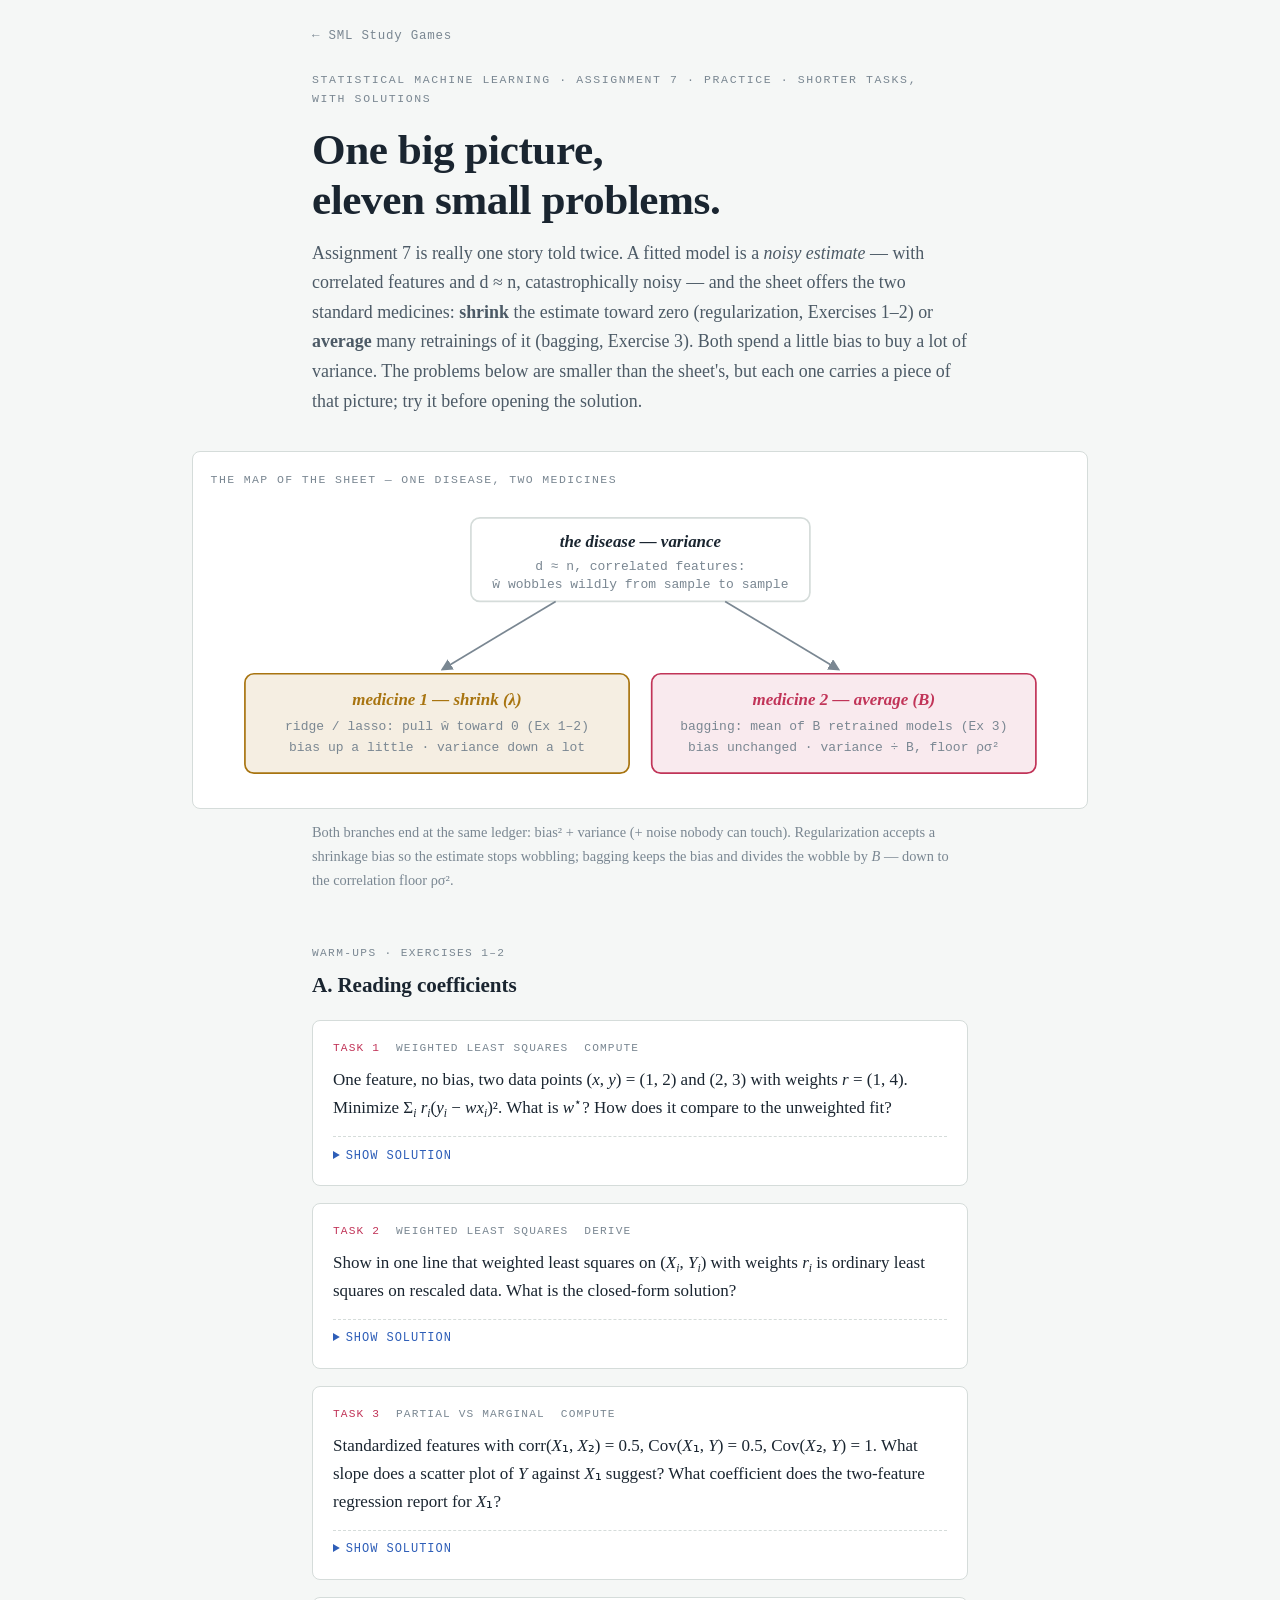
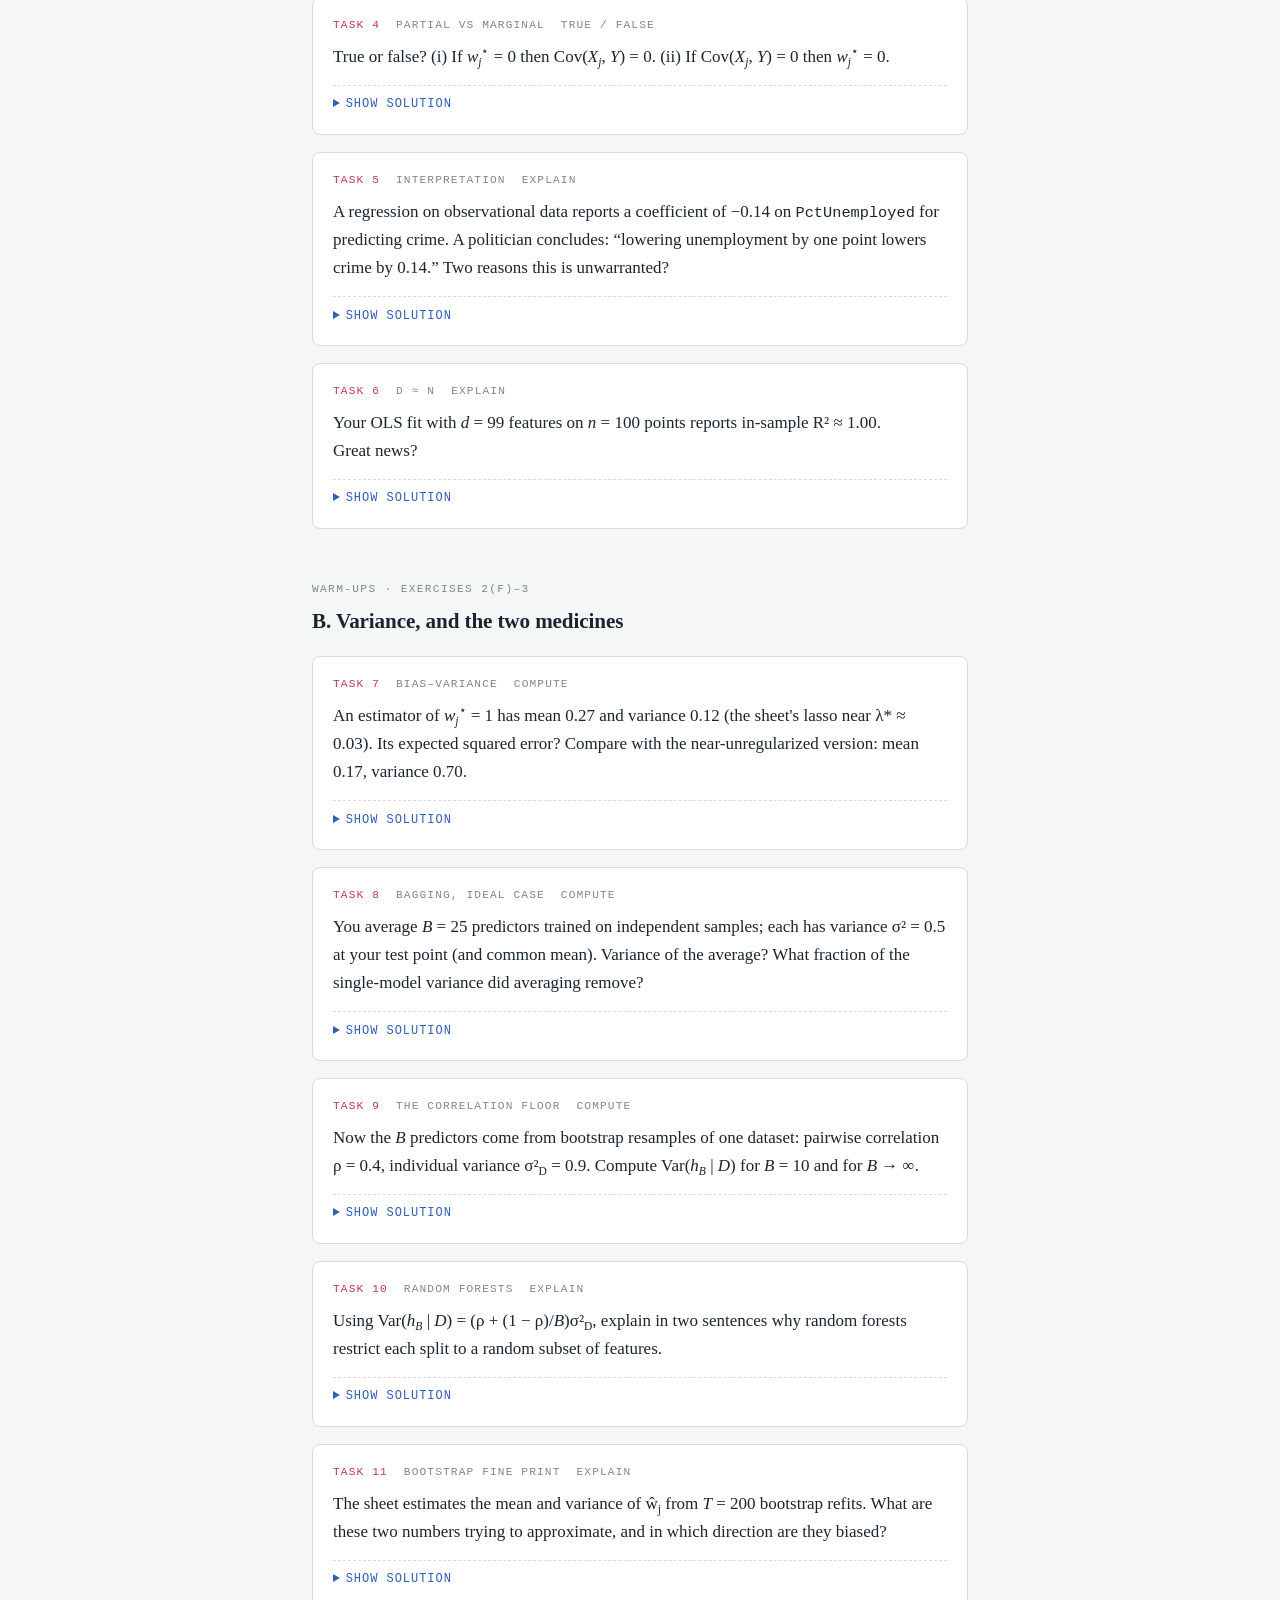
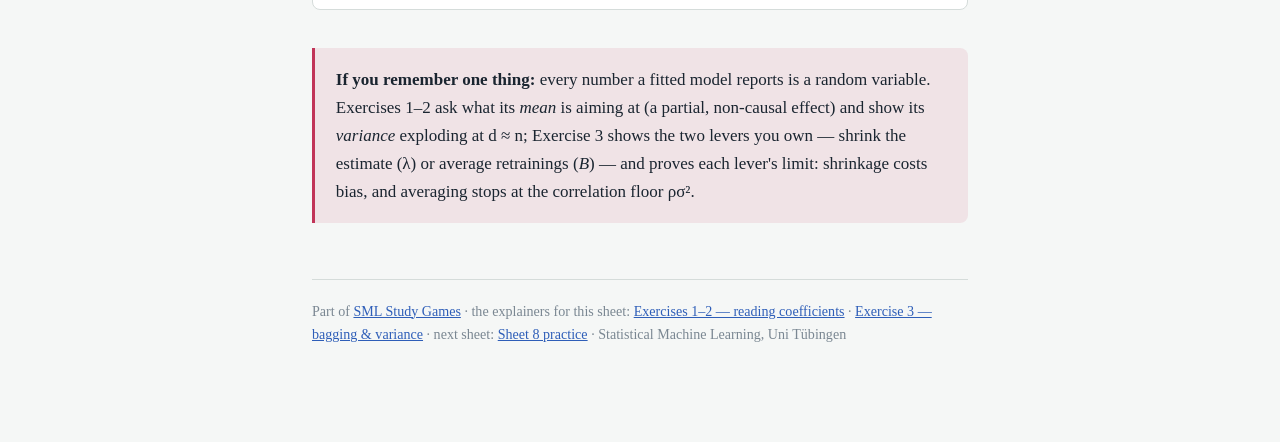
<file: practice7.html>
<!DOCTYPE html>
<html lang="en">
<head>
  <meta charset="UTF-8">
  <meta name="viewport" content="width=device-width, initial-scale=1.0">
  <link rel="icon" href="data:image/svg+xml,<svg xmlns='http://www.w3.org/2000/svg' viewBox='0 0 100 100'><text y='.9em' font-size='90'>✏️</text></svg>">
<title>Assignment 7 Practice — One Big Picture, Eleven Small Problems</title>
<style>
  :root {
    --surface: #F5F7F6;
    --surface-2: #ECF0EF;
    --ink: #1A2530;
    --ink-2: #4C5A66;
    --muted: #7A8792;
    --line: #D5DCDA;
    --blue: #2E5EB8;
    --blue-soft: rgba(46, 94, 184, 0.10);
    --crimson: #C13458;
    --crimson-soft: rgba(193, 52, 88, 0.10);
    --amber: #A87410;
    --amber-soft: rgba(168, 116, 16, 0.12);
    --grid: #DEE4E2;
    --card: #FFFFFF;
  }
  @media (prefers-color-scheme: dark) {
    :root {
      --surface: #131B22;
      --surface-2: #0E151B;
      --ink: #E8EDF1;
      --ink-2: #AEBAC4;
      --muted: #7E8B96;
      --line: #2B3843;
      --blue: #4A7BD0;
      --blue-soft: rgba(74, 123, 208, 0.16);
      --crimson: #D05578;
      --crimson-soft: rgba(208, 85, 120, 0.16);
      --amber: #BE8A2F;
      --amber-soft: rgba(190, 138, 47, 0.16);
      --grid: #223039;
      --card: #18222B;
    }
  }
  :root[data-theme="dark"] {
    --surface: #131B22;
    --surface-2: #0E151B;
    --ink: #E8EDF1;
    --ink-2: #AEBAC4;
    --muted: #7E8B96;
    --line: #2B3843;
    --blue: #4A7BD0;
    --blue-soft: rgba(74, 123, 208, 0.16);
    --crimson: #D05578;
    --crimson-soft: rgba(208, 85, 120, 0.16);
    --amber: #BE8A2F;
    --amber-soft: rgba(190, 138, 47, 0.16);
    --grid: #223039;
    --card: #18222B;
  }
  :root[data-theme="light"] {
    --surface: #F5F7F6;
    --surface-2: #ECF0EF;
    --ink: #1A2530;
    --ink-2: #4C5A66;
    --muted: #7A8792;
    --line: #D5DCDA;
    --blue: #2E5EB8;
    --blue-soft: rgba(46, 94, 184, 0.10);
    --crimson: #C13458;
    --crimson-soft: rgba(193, 52, 88, 0.10);
    --amber: #A87410;
    --amber-soft: rgba(168, 116, 16, 0.12);
    --grid: #DEE4E2;
    --card: #FFFFFF;
  }

  html { background: var(--surface); }
  body {
    font-family: Charter, "Bitstream Charter", Cambria, Georgia, serif;
    font-size: 17px;
    line-height: 1.65;
    color: var(--ink);
    background: var(--surface);
    margin: 0;
    padding: 0 1.25rem 6rem;
  }
  .prose { max-width: 41rem; margin: 0 auto; }
  .wide  { max-width: 56rem; margin: 2.2rem auto; }

  .eyebrow {
    font-family: ui-monospace, "SF Mono", Menlo, Consolas, monospace;
    font-size: 0.72rem;
    letter-spacing: 0.14em;
    text-transform: uppercase;
    color: var(--muted);
  }
  header.prose { padding-top: 4.5rem; }
  h1 {
    font-size: clamp(1.9rem, 5vw, 2.7rem);
    line-height: 1.15;
    font-weight: 700;
    margin: 0.5rem 0 0.9rem;
    text-wrap: balance;
    letter-spacing: -0.01em;
  }
  .lede { font-size: 1.12rem; color: var(--ink-2); margin: 0; text-wrap: pretty; }

  h2 {
    font-size: 1.32rem;
    font-weight: 700;
    margin: 3.2rem 0 0.8rem;
    letter-spacing: -0.005em;
    text-wrap: balance;
  }
  h2 .partref {
    font-family: ui-monospace, "SF Mono", Menlo, Consolas, monospace;
    font-size: 0.7rem;
    font-weight: 400;
    letter-spacing: 0.12em;
    text-transform: uppercase;
    color: var(--muted);
    display: block;
    margin-bottom: 0.35rem;
  }
  p { margin: 0 0 1.05rem; text-wrap: pretty; }
  a { color: var(--blue); }

  var, .mi {
    font-style: italic;
    font-family: Charter, "Bitstream Charter", Cambria, Georgia, serif;
    font-weight: 450;
  }
  sup, sub { font-size: 0.68em; line-height: 0; }
  .b { color: var(--blue); }
  .c { color: var(--crimson); }
  .a { color: var(--amber); }

  figure { margin: 0; }
  .panel {
    background: var(--card);
    border: 1px solid var(--line);
    border-radius: 8px;
    padding: 1.1rem 1.1rem 0.9rem;
  }
  .fig-title {
    font-family: ui-monospace, "SF Mono", Menlo, Consolas, monospace;
    font-size: 0.72rem;
    letter-spacing: 0.12em;
    text-transform: uppercase;
    color: var(--muted);
    margin: 0 0 0.8rem;
  }
  .panel > svg { display: block; width: 100%; height: auto; }
  .axis-label {
    font-family: ui-monospace, "SF Mono", Menlo, Consolas, monospace;
    font-size: 11.5px;
    fill: var(--muted);
  }
  .svg-math { font-family: Charter, Cambria, Georgia, serif; font-style: italic; font-size: 15px; }
  figcaption {
    max-width: 41rem; margin: 0.8rem auto 0;
    font-size: 0.9rem; color: var(--muted); text-wrap: pretty;
  }

  .task {
    background: var(--card);
    border: 1px solid var(--line);
    border-radius: 8px;
    padding: 1.1rem 1.25rem 0.9rem;
    margin: 1.1rem 0;
  }
  .task .tag {
    display: flex; gap: 1rem; flex-wrap: wrap;
    font-family: ui-monospace, "SF Mono", Menlo, Consolas, monospace;
    font-size: 0.7rem; letter-spacing: 0.1em; text-transform: uppercase;
    color: var(--muted); margin: 0 0 0.55rem;
  }
  .task .tag .no { color: var(--crimson); }
  .task .q { margin: 0 0 0.4rem; }
  .task .eq {
    font-size: 1.02rem; text-align: center; padding: 0.5rem 0.6rem; margin: 0.6rem 0;
    overflow-x: auto; white-space: nowrap;
  }
  details.sol {
    border-top: 1px dashed var(--line);
    margin-top: 0.85rem;
    padding: 0.6rem 0 0.25rem;
  }
  details.sol summary {
    cursor: pointer;
    font-family: ui-monospace, "SF Mono", Menlo, Consolas, monospace;
    font-size: 0.75rem; letter-spacing: 0.08em; text-transform: uppercase;
    color: var(--blue);
    user-select: none;
  }
  details.sol summary:focus-visible { outline: 2px solid var(--blue); outline-offset: 2px; }
  details.sol[open] summary { color: var(--muted); }
  .sol-body { padding-top: 0.55rem; font-size: 0.96rem; color: var(--ink); }
  .sol-body p { margin: 0 0 0.7rem; }
  .sol-body p:last-child { margin-bottom: 0; }

  .takeaway {
    border-left: 3px solid var(--crimson);
    background: var(--crimson-soft);
    border-radius: 0 8px 8px 0;
    padding: 1.1rem 1.3rem;
    margin: 2.4rem 0 0;
  }
  .takeaway p { margin: 0; }

  .backlink {
    max-width: 41rem;
    margin: 1.6rem auto -3rem;
    font-family: ui-monospace, "SF Mono", Menlo, Consolas, monospace;
    font-size: 0.78rem;
    letter-spacing: 0.06em;
  }
  .backlink a { color: var(--muted); text-decoration: none; }
  .backlink a:hover, .backlink a:focus-visible { color: var(--blue); }
  footer.site {
    max-width: 41rem;
    margin: 3.5rem auto 0;
    padding-top: 1.2rem;
    border-top: 1px solid var(--line);
    font-size: 0.88rem;
    color: var(--muted);
  }
  footer.site a { color: var(--blue); }
</style>
</head>
<body>

<nav class="backlink"><a href="./">← SML Study Games</a></nav>

<header class="prose">
  <p class="eyebrow">Statistical Machine Learning · Assignment 7 · Practice · Shorter Tasks, With Solutions</p>
  <h1>One big picture, eleven small problems.</h1>
  <p class="lede">
    Assignment 7 is really one story told twice. A fitted model is a <em>noisy estimate</em> — with
    correlated features and d ≈ n, catastrophically noisy — and the sheet offers the two standard
    medicines: <strong>shrink</strong> the estimate toward zero (regularization, Exercises 1–2) or
    <strong>average</strong> many retrainings of it (bagging, Exercise 3). Both spend a little bias
    to buy a lot of variance. The problems below are smaller than the sheet's, but each one carries
    a piece of that picture; try it before opening the solution.
  </p>
</header>

<figure class="wide">
  <div class="panel">
    <p class="fig-title">The map of the sheet — one disease, two medicines</p>
    <svg id="map-svg" viewBox="0 0 760 258" role="img" aria-label="A diagram: one noisy estimate at the top, with two arrows down to the two remedies — shrinking via regularization and averaging via bagging"></svg>
  </div>
  <figcaption>
    Both branches end at the same ledger: bias² + variance (+ noise nobody can touch). Regularization
    accepts a shrinkage bias so the estimate stops wobbling; bagging keeps the bias and divides the
    wobble by <var>B</var> — down to the correlation floor ρσ².
  </figcaption>
</figure>

<section class="prose">
  <h2><span class="partref">Warm-ups · Exercises 1–2</span>A. Reading coefficients</h2>

  <div class="task">
    <p class="tag"><span class="no">task 1</span><span>weighted least squares</span><span>compute</span></p>
    <p class="q">
      One feature, no bias, two data points (<var>x</var>, <var>y</var>) = (1, 2) and (2, 3) with
      weights <var>r</var> = (1, 4). Minimize Σ<sub><var>i</var></sub> <var>r<sub>i</sub></var>(<var>y<sub>i</sub></var> − <var>wx<sub>i</sub></var>)².
      What is <var>w</var><sup>⋆</sup>? How does it compare to the unweighted fit?
    </p>
    <details class="sol"><summary>Show solution</summary>
      <div class="sol-body">
        <p>
          Setting the derivative to zero gives <var>w</var><sup>⋆</sup> = Σ<var>r<sub>i</sub>x<sub>i</sub>y<sub>i</sub></var> / Σ<var>r<sub>i</sub>x<sub>i</sub></var>²
          = (1·1·2 + 4·2·3) / (1·1² + 4·2²) = 26/17 ≈ <strong>1.53</strong>.
        </p>
        <p>
          Unweighted: (2 + 6)/(1 + 4) = 1.60. The second point alone would like slope
          <var>y</var>/<var>x</var> = 1.5, and its weight 4 — four copies of itself — pulls the
          answer toward 1.5.
        </p>
      </div>
    </details>
  </div>

  <div class="task">
    <p class="tag"><span class="no">task 2</span><span>weighted least squares</span><span>derive</span></p>
    <p class="q">
      Show in one line that weighted least squares on (<var>X<sub>i</sub></var>, <var>Y<sub>i</sub></var>)
      with weights <var>r<sub>i</sub></var> is ordinary least squares on rescaled data. What is the
      closed-form solution?
    </p>
    <details class="sol"><summary>Show solution</summary>
      <div class="sol-body">
        <p>
          <var>r<sub>i</sub></var>(<var>Y<sub>i</sub></var> − ⟨<var>X<sub>i</sub></var>, <var>w</var>⟩)²
          = (√<var>r<sub>i</sub></var><var>Y<sub>i</sub></var> − ⟨√<var>r<sub>i</sub></var><var>X<sub>i</sub></var>, <var>w</var>⟩)² —
          so set <var>X̃<sub>i</sub></var> = √<var>r<sub>i</sub></var><var>X<sub>i</sub></var>,
          <var>Ỹ<sub>i</sub></var> = √<var>r<sub>i</sub></var><var>Y<sub>i</sub></var> and run OLS.
        </p>
        <p>
          In matrix form, with <var>R</var> = diag(<var>r</var>):
          <var>w</var><sup>⋆</sup> = (<var>X</var><sup>T</sup><var>RX</var>)<sup>−1</sup><var>X</var><sup>T</sup><var>RY</var>,
          unique because all <var>r<sub>i</sub></var> &gt; 0 keep <var>X</var><sup>T</sup><var>RX</var>
          positive definite when <var>X</var> has full column rank.
        </p>
      </div>
    </details>
  </div>

  <div class="task">
    <p class="tag"><span class="no">task 3</span><span>partial vs marginal</span><span>compute</span></p>
    <p class="q">
      Standardized features with corr(<var>X</var>₁, <var>X</var>₂) = 0.5,
      Cov(<var>X</var>₁, <var>Y</var>) = 0.5, Cov(<var>X</var>₂, <var>Y</var>) = 1. What slope does a
      scatter plot of <var>Y</var> against <var>X</var>₁ suggest? What coefficient does the
      two-feature regression report for <var>X</var>₁?
    </p>
    <details class="sol"><summary>Show solution</summary>
      <div class="sol-body">
        <p>
          Marginal: Cov(<var>X</var>₁, <var>Y</var>)/Var(<var>X</var>₁) = <strong class="b">0.5</strong>.
          Partial: <var>w</var>₁<sup>⋆</sup> = (<var>c</var>₁ − ρ<var>c</var>₂)/(1 − ρ²)
          = (0.5 − 0.5·1)/(1 − 0.25) = <strong class="c">0</strong>.
        </p>
        <p>
          Every bit of <var>X</var>₁'s association with <var>Y</var> is already explained by
          <var>X</var>₂ — after controlling for <var>X</var>₂, nothing is left. Same data, two
          honest answers to two different questions.
        </p>
      </div>
    </details>
  </div>

  <div class="task">
    <p class="tag"><span class="no">task 4</span><span>partial vs marginal</span><span>true / false</span></p>
    <p class="q">
      True or false? (i) If <var>w<sub>j</sub></var><sup>⋆</sup> = 0 then Cov(<var>X<sub>j</sub></var>, <var>Y</var>) = 0.
      (ii) If Cov(<var>X<sub>j</sub></var>, <var>Y</var>) = 0 then <var>w<sub>j</sub></var><sup>⋆</sup> = 0.
    </p>
    <details class="sol"><summary>Show solution</summary>
      <div class="sol-body">
        <p>
          <strong>Both false.</strong> (i) Take <var>Y</var> = <var>X</var>₂ with
          corr(<var>X</var>₁, <var>X</var>₂) = ρ ≠ 0: the regression gives
          <var>w</var><sup>⋆</sup> = (0, 1), yet Cov(<var>X</var>₁, <var>Y</var>) = ρ ≠ 0.
          (ii) Take <var>Y</var> = <var>X</var>₂ − ρ<var>X</var>₁: then
          Cov(<var>X</var>₁, <var>Y</var>) = ρ − ρ = 0, yet <var>w</var>₁<sup>⋆</sup> = −ρ ≠ 0.
        </p>
        <p>
          The moral is exactly № 3: marginal covariance ignores the other features; the coefficient
          accounts for them.
        </p>
      </div>
    </details>
  </div>

  <div class="task">
    <p class="tag"><span class="no">task 5</span><span>interpretation</span><span>explain</span></p>
    <p class="q">
      A regression on observational data reports a coefficient of −0.14 on
      <span style="font-family: ui-monospace, Menlo, monospace; font-size: 0.9em;">PctUnemployed</span>
      for predicting crime. A politician concludes: “lowering unemployment by one point lowers crime
      by 0.14.” Two reasons this is unwarranted?
    </p>
    <details class="sol"><summary>Show solution</summary>
      <div class="sol-body">
        <p>
          <strong>1 — not causal.</strong> The coefficient describes the conditional mean in the
          observed joint distribution; the claim is about an intervention. Without “no unobserved
          confounders, no reverse causation, true linearity” the two are different objects.
        </p>
        <p>
          <strong>2 — not even stable.</strong> With d ≈ n and many features correlated with
          unemployment, the estimate has enormous variance — on the sheet's data its sign even
          disagrees with the marginal correlation (+0.53). A fresh sample could flip it.
        </p>
      </div>
    </details>
  </div>

  <div class="task">
    <p class="tag"><span class="no">task 6</span><span>d ≈ n</span><span>explain</span></p>
    <p class="q">
      Your OLS fit with <var>d</var> = 99 features on <var>n</var> = 100 points reports in-sample
      R² ≈ 1.00. Great news?
    </p>
    <details class="sol"><summary>Show solution</summary>
      <div class="sol-body">
        <p>
          The opposite. A nearly square design matrix can fit almost any labels — including pure
          noise — so R² ≈ 1 signals near-interpolation, not understanding. Individual coefficients
          are barely identified: correlated features can trade loadings with almost no effect on the
          fit, so each ŵ<sub>j</sub> wobbles wildly across samples. High in-sample fit and
          meaningless coefficients are entirely compatible.
        </p>
      </div>
    </details>
  </div>
</section>

<section class="prose">
  <h2><span class="partref">Warm-ups · Exercises 2(f)–3</span>B. Variance, and the two medicines</h2>

  <div class="task">
    <p class="tag"><span class="no">task 7</span><span>bias–variance</span><span>compute</span></p>
    <p class="q">
      An estimator of <var>w<sub>j</sub></var><sup>⋆</sup> = 1 has mean 0.27 and variance 0.12 (the
      sheet's lasso near λ* ≈ 0.03). Its expected squared error? Compare with the near-unregularized
      version: mean 0.17, variance 0.70.
    </p>
    <details class="sol"><summary>Show solution</summary>
      <div class="sol-body">
        <p>
          MSE = bias² + variance = (0.27 − 1)² + 0.12 = 0.533 + 0.12 ≈ <strong>0.65</strong>.
          Unregularized: (0.17 − 1)² + 0.70 = 0.689 + 0.70 ≈ <strong>1.39</strong> — worse on
          <em>both</em> terms here.
        </p>
        <p>
          The regularized estimator is more biased in exchange for stability, and the total ledger
          favors it — that is the bias–variance tradeoff in two numbers.
        </p>
      </div>
    </details>
  </div>

  <div class="task">
    <p class="tag"><span class="no">task 8</span><span>bagging, ideal case</span><span>compute</span></p>
    <p class="q">
      You average <var>B</var> = 25 predictors trained on independent samples; each has variance
      σ² = 0.5 at your test point (and common mean). Variance of the average? What fraction of the
      single-model variance did averaging remove?
    </p>
    <details class="sol"><summary>Show solution</summary>
      <div class="sol-body">
        <p>
          Var(<var>h<sub>B</sub></var>) = σ²/<var>B</var> = 0.5/25 = <strong>0.02</strong>.
          Removed: (1 − 1/<var>B</var>)σ² = 0.48, i.e. <strong>96%</strong>.
        </p>
        <p>
          Note what did <em>not</em> change: the mean is still <var>f̄</var>, so the bias² term of
          the error is exactly what it was for one model. Averaging is a variance-only instrument.
        </p>
      </div>
    </details>
  </div>

  <div class="task">
    <p class="tag"><span class="no">task 9</span><span>the correlation floor</span><span>compute</span></p>
    <p class="q">
      Now the <var>B</var> predictors come from bootstrap resamples of one dataset:
      pairwise correlation ρ = 0.4, individual variance σ²<sub>D</sub> = 0.9. Compute
      Var(<var>h<sub>B</sub></var> | <var>D</var>) for <var>B</var> = 10 and for <var>B</var> → ∞.
    </p>
    <details class="sol"><summary>Show solution</summary>
      <div class="sol-body">
        <p>
          Var = (ρ + (1 − ρ)/<var>B</var>)σ²<sub>D</sub>. At <var>B</var> = 10:
          (0.4 + 0.6/10)·0.9 = 0.46·0.9 ≈ <strong>0.41</strong>. As <var>B</var> → ∞:
          ρσ²<sub>D</sub> = 0.4·0.9 = <strong>0.36</strong>.
        </p>
        <p>
          Ten models already sit within 15% of the infinite-forest limit — once predictors are
          correlated, extra copies buy almost nothing. The floor, not the budget, is the binding
          constraint.
        </p>
      </div>
    </details>
  </div>

  <div class="task">
    <p class="tag"><span class="no">task 10</span><span>random forests</span><span>explain</span></p>
    <p class="q">
      Using Var(<var>h<sub>B</sub></var> | <var>D</var>) = (ρ + (1 − ρ)/<var>B</var>)σ²<sub>D</sub>,
      explain in two sentences why random forests restrict each split to a random subset of
      features.
    </p>
    <details class="sol"><summary>Show solution</summary>
      <div class="sol-body">
        <p>
          Trees grown on bootstrap copies of the same data pick the same few strong features at
          their top splits, which makes ρ large — and the formula says no amount of averaging can
          push the variance below ρσ²<sub>D</sub>. Randomizing the candidate features forces trees
          to grow along different variables, decorrelating them; a smaller ρ lowers the
          <var>B</var> → ∞ floor itself, which is worth more than any number of extra correlated
          trees.
        </p>
      </div>
    </details>
  </div>

  <div class="task">
    <p class="tag"><span class="no">task 11</span><span>bootstrap fine print</span><span>explain</span></p>
    <p class="q">
      The sheet estimates the mean and variance of ŵ<sub>j</sub> from <var>T</var> = 200 bootstrap
      refits. What are these two numbers trying to approximate, and in which direction are they
      biased?
    </p>
    <details class="sol"><summary>Show solution</summary>
      <div class="sol-body">
        <p>
          They approximate the estimator's true <em>sampling distribution</em> — its mean and
          variance under independent fresh samples of <var>n</var> points from the population.
        </p>
        <p>
          But all 200 resamples are drawn from a single dataset and any two share ≈ 63% of their
          rows, so they are far from independent — the bootstrap variance typically
          <strong>underestimates</strong> the true sampling variance. (The same ≈ 63% overlap is
          what makes ρ &gt; 0 in № 9: it is one phenomenon wearing two hats.)
        </p>
      </div>
    </details>
  </div>

  <div class="takeaway">
    <p>
      <strong>If you remember one thing:</strong> every number a fitted model reports is a random
      variable. Exercises 1–2 ask what its <em>mean</em> is aiming at (a partial, non-causal
      effect) and show its <em>variance</em> exploding at d ≈ n; Exercise 3 shows the two levers
      you own — shrink the estimate (λ) or average retrainings (<var>B</var>) — and proves each
      lever's limit: shrinkage costs bias, and averaging stops at the correlation floor ρσ².
    </p>
  </div>
</section>

<script>
(function () {
  var NS = "http://www.w3.org/2000/svg";
  function el(parent, tag, attrs) {
    var e = document.createElementNS(NS, tag);
    for (var k in attrs) e.setAttribute(k, attrs[k]);
    parent.appendChild(e);
    return e;
  }
  function txt(parent, x, y, s, attrs) {
    attrs = attrs || {};
    attrs.x = x; attrs.y = y;
    if (!attrs["class"]) attrs["class"] = "svg-math";
    var t = el(parent, "text", attrs);
    t.textContent = s;
    return t;
  }

  var svg = document.getElementById("map-svg");
  var defs = el(svg, "defs", {});
  var marker = el(defs, "marker", {
    id: "arr", viewBox: "0 0 10 10", refX: 8, refY: 5,
    markerWidth: 7, markerHeight: 7, orient: "auto-start-reverse"
  });
  el(marker, "path", { d: "M0,0 L10,5 L0,10 z", fill: "var(--muted)" });

  function box(x, y, w, h, stroke, fill) {
    el(svg, "rect", { x: x, y: y, width: w, height: h, rx: 8, fill: fill, stroke: stroke, "stroke-width": 1.5 });
  }

  // top box: the disease
  box(230, 14, 300, 74, "var(--line)", "var(--card)");
  txt(svg, 380, 40, "the disease — variance", { "text-anchor": "middle", "font-size": "16", fill: "var(--ink)", "font-weight": "bold" });
  txt(svg, 380, 60, "d ≈ n, correlated features:", { "class": "axis-label", "text-anchor": "middle" });
  txt(svg, 380, 76, "ŵ wobbles wildly from sample to sample", { "class": "axis-label", "text-anchor": "middle" });

  // arrows
  el(svg, "line", { x1: 305, y1: 88, x2: 205, y2: 148, stroke: "var(--muted)", "stroke-width": 1.5, "marker-end": "url(#arr)" });
  el(svg, "line", { x1: 455, y1: 88, x2: 555, y2: 148, stroke: "var(--muted)", "stroke-width": 1.5, "marker-end": "url(#arr)" });

  // left box: shrink
  box(30, 152, 340, 88, "var(--amber)", "var(--amber-soft)");
  txt(svg, 200, 180, "medicine 1 — shrink (λ)", { "text-anchor": "middle", "font-size": "16", fill: "var(--amber)", "font-weight": "bold" });
  txt(svg, 200, 202, "ridge / lasso: pull ŵ toward 0  (Ex 1–2)", { "class": "axis-label", "text-anchor": "middle" });
  txt(svg, 200, 220, "bias up a little · variance down a lot", { "class": "axis-label", "text-anchor": "middle" });

  // right box: average
  box(390, 152, 340, 88, "var(--crimson)", "var(--crimson-soft)");
  txt(svg, 560, 180, "medicine 2 — average (B)", { "text-anchor": "middle", "font-size": "16", fill: "var(--crimson)", "font-weight": "bold" });
  txt(svg, 560, 202, "bagging: mean of B retrained models  (Ex 3)", { "class": "axis-label", "text-anchor": "middle" });
  txt(svg, 560, 220, "bias unchanged · variance ÷ B, floor ρσ²", { "class": "axis-label", "text-anchor": "middle" });
})();
</script>
<footer class="site prose">Part of <a href="./">SML Study Games</a> · the explainers for this sheet: <a href="coefficients.html">Exercises 1–2 — reading coefficients</a> · <a href="bagging.html">Exercise 3 — bagging &amp; variance</a> · next sheet: <a href="practice8.html">Sheet 8 practice</a> · Statistical Machine Learning, Uni Tübingen</footer>
</body>
</html>
</file>
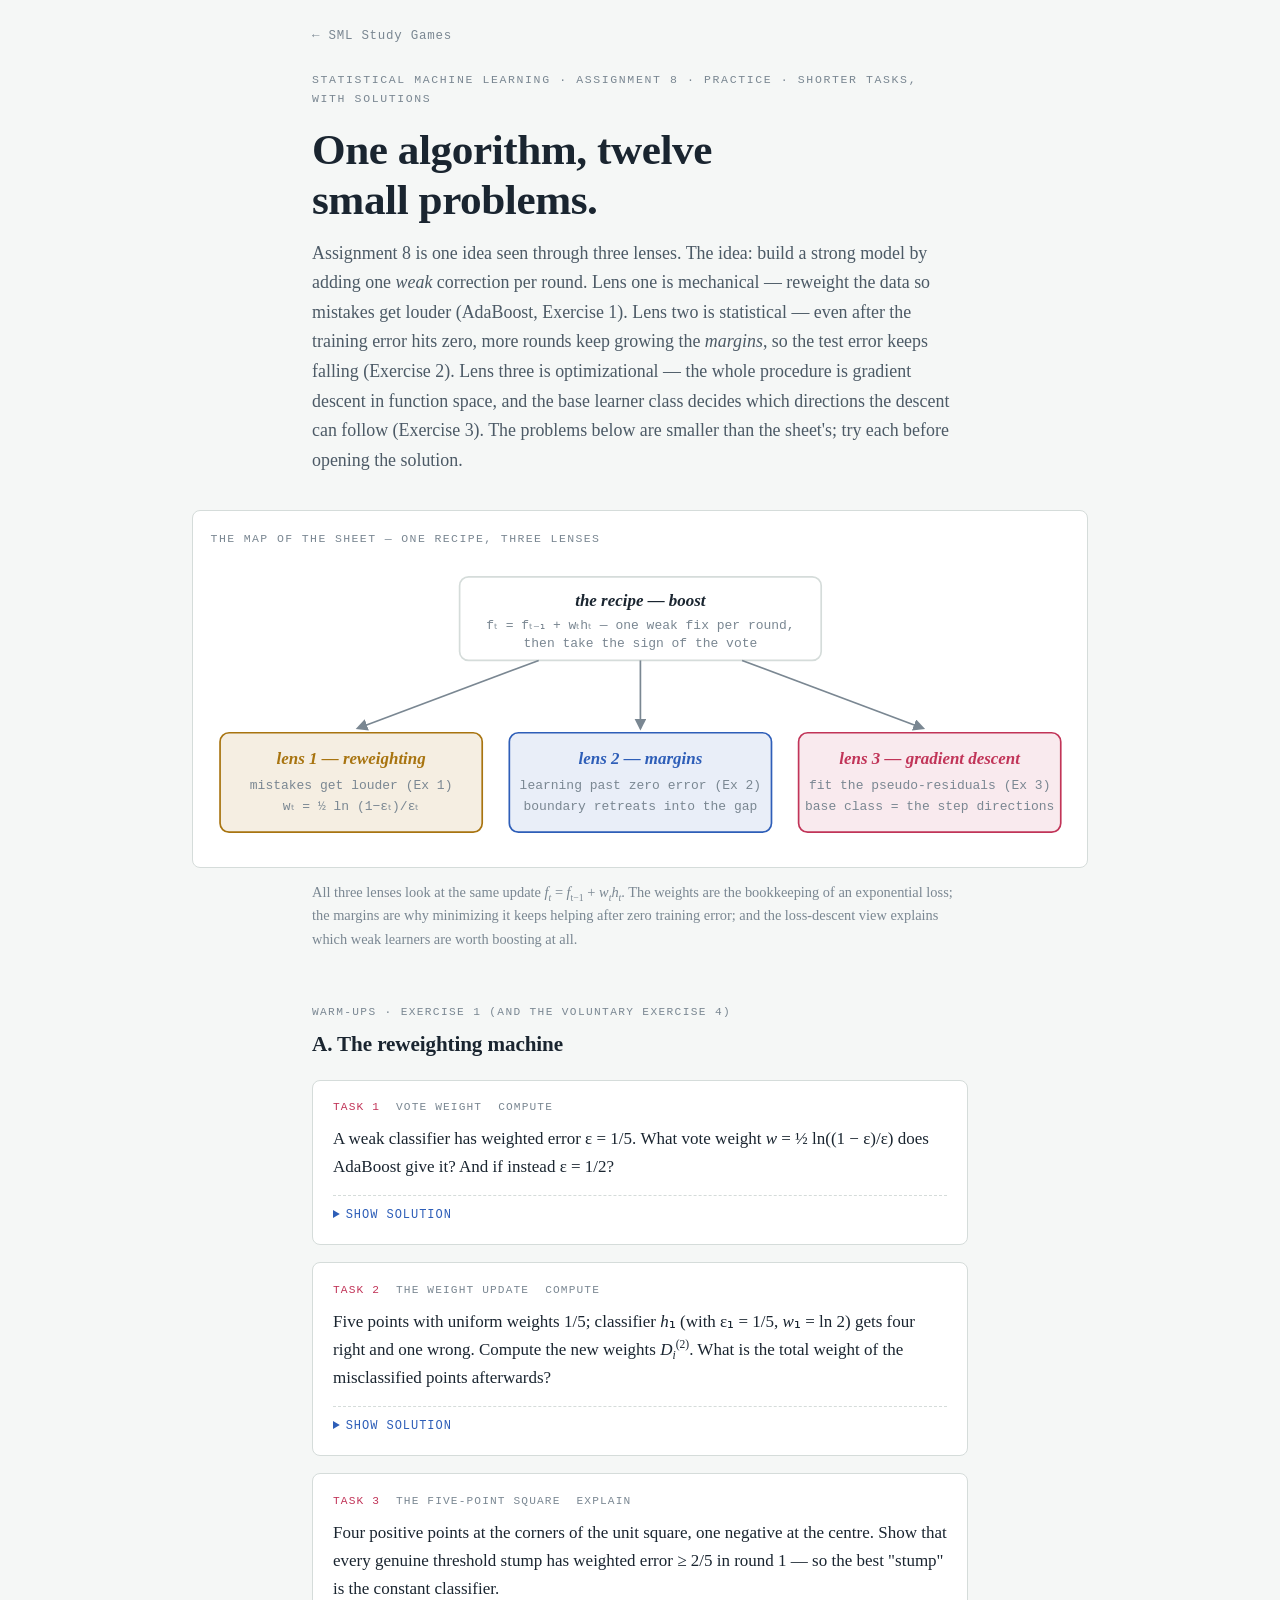
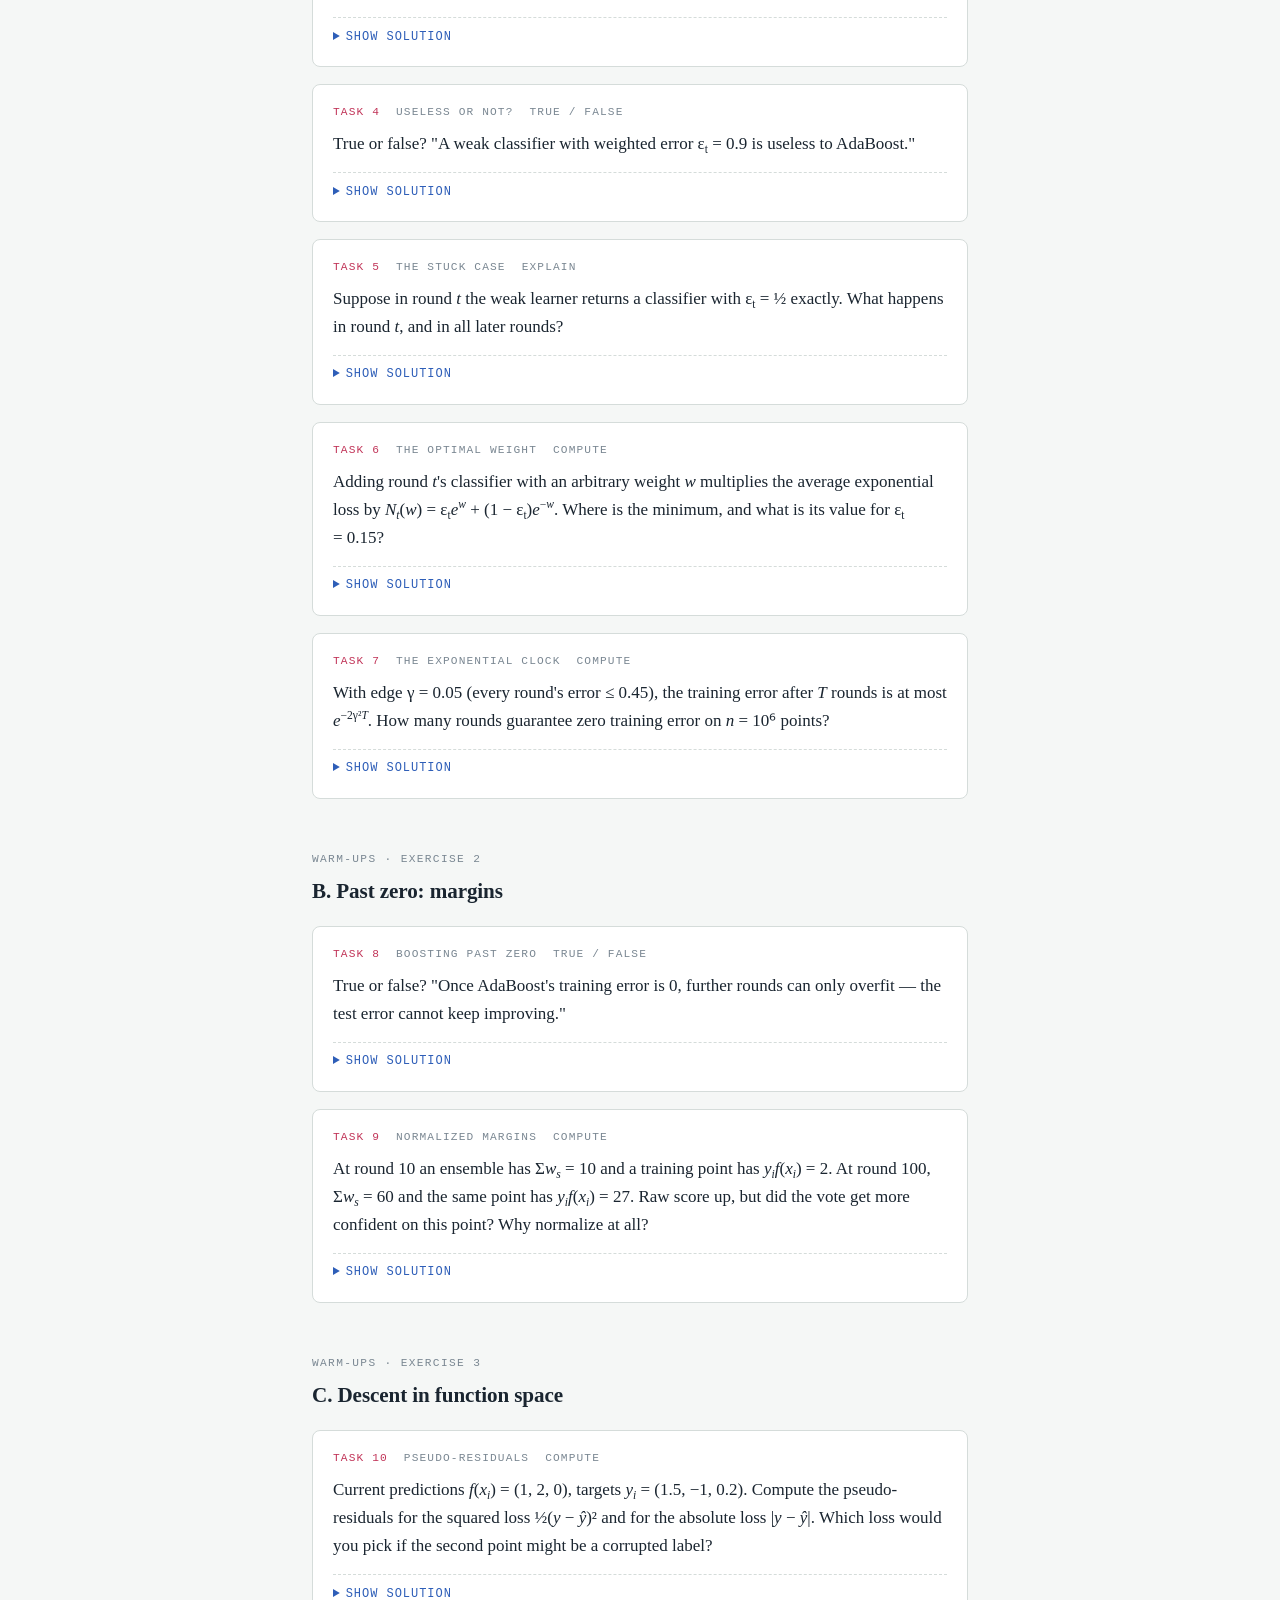
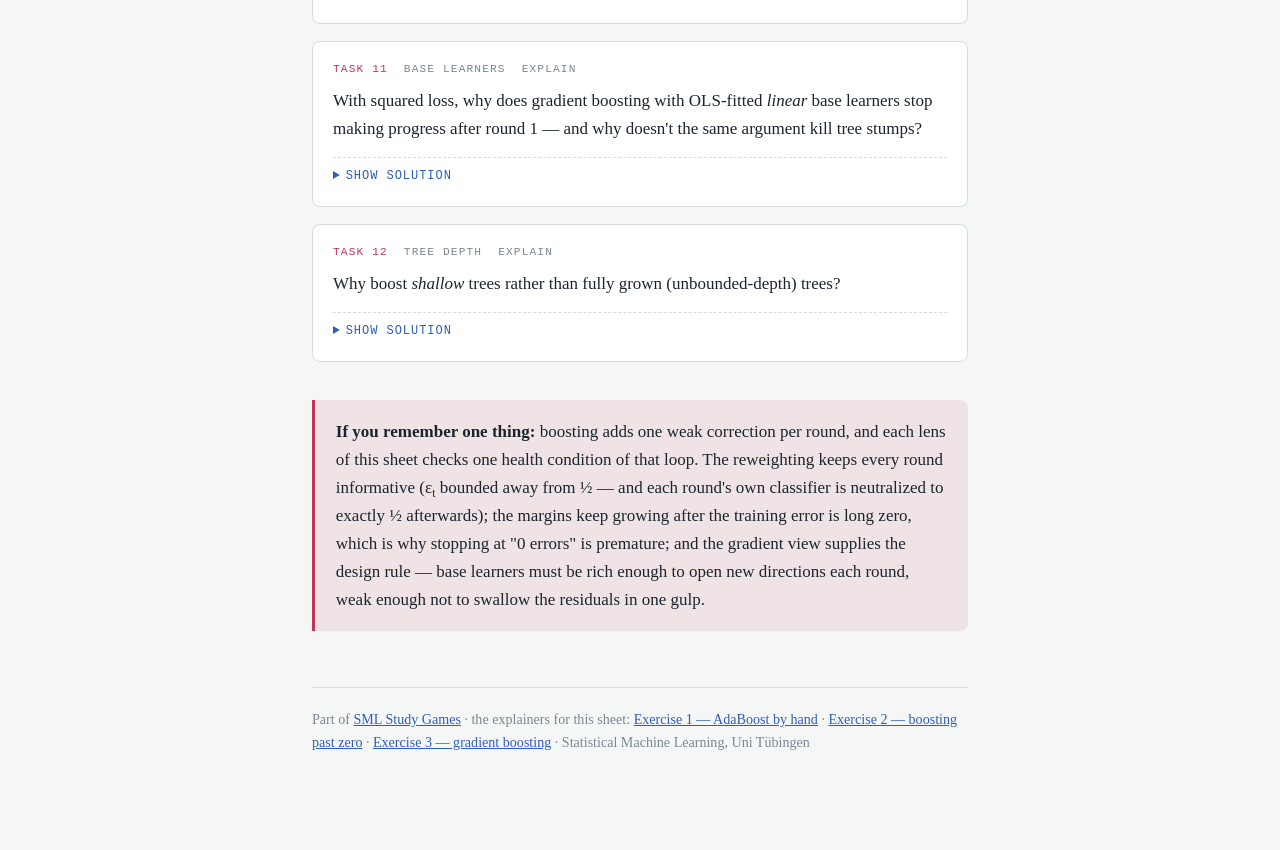
<file: practice8.html>
<!DOCTYPE html>
<html lang="en">
<head>
  <meta charset="UTF-8">
  <meta name="viewport" content="width=device-width, initial-scale=1.0">
  <link rel="icon" href="data:image/svg+xml,<svg xmlns='http://www.w3.org/2000/svg' viewBox='0 0 100 100'><text y='.9em' font-size='90'>📝</text></svg>">
<title>Assignment 8 Practice — One Algorithm, Twelve Small Problems</title>
<style>
  :root {
    --surface: #F5F7F6;
    --surface-2: #ECF0EF;
    --ink: #1A2530;
    --ink-2: #4C5A66;
    --muted: #7A8792;
    --line: #D5DCDA;
    --blue: #2E5EB8;
    --blue-soft: rgba(46, 94, 184, 0.10);
    --crimson: #C13458;
    --crimson-soft: rgba(193, 52, 88, 0.10);
    --amber: #A87410;
    --amber-soft: rgba(168, 116, 16, 0.12);
    --grid: #DEE4E2;
    --card: #FFFFFF;
  }
  @media (prefers-color-scheme: dark) {
    :root {
      --surface: #131B22;
      --surface-2: #0E151B;
      --ink: #E8EDF1;
      --ink-2: #AEBAC4;
      --muted: #7E8B96;
      --line: #2B3843;
      --blue: #4A7BD0;
      --blue-soft: rgba(74, 123, 208, 0.16);
      --crimson: #D05578;
      --crimson-soft: rgba(208, 85, 120, 0.16);
      --amber: #BE8A2F;
      --amber-soft: rgba(190, 138, 47, 0.16);
      --grid: #223039;
      --card: #18222B;
    }
  }
  :root[data-theme="dark"] {
    --surface: #131B22;
    --surface-2: #0E151B;
    --ink: #E8EDF1;
    --ink-2: #AEBAC4;
    --muted: #7E8B96;
    --line: #2B3843;
    --blue: #4A7BD0;
    --blue-soft: rgba(74, 123, 208, 0.16);
    --crimson: #D05578;
    --crimson-soft: rgba(208, 85, 120, 0.16);
    --amber: #BE8A2F;
    --amber-soft: rgba(190, 138, 47, 0.16);
    --grid: #223039;
    --card: #18222B;
  }
  :root[data-theme="light"] {
    --surface: #F5F7F6;
    --surface-2: #ECF0EF;
    --ink: #1A2530;
    --ink-2: #4C5A66;
    --muted: #7A8792;
    --line: #D5DCDA;
    --blue: #2E5EB8;
    --blue-soft: rgba(46, 94, 184, 0.10);
    --crimson: #C13458;
    --crimson-soft: rgba(193, 52, 88, 0.10);
    --amber: #A87410;
    --amber-soft: rgba(168, 116, 16, 0.12);
    --grid: #DEE4E2;
    --card: #FFFFFF;
  }

  html { background: var(--surface); }
  body {
    font-family: Charter, "Bitstream Charter", Cambria, Georgia, serif;
    font-size: 17px;
    line-height: 1.65;
    color: var(--ink);
    background: var(--surface);
    margin: 0;
    padding: 0 1.25rem 6rem;
  }
  .prose { max-width: 41rem; margin: 0 auto; }
  .wide  { max-width: 56rem; margin: 2.2rem auto; }

  .eyebrow {
    font-family: ui-monospace, "SF Mono", Menlo, Consolas, monospace;
    font-size: 0.72rem;
    letter-spacing: 0.14em;
    text-transform: uppercase;
    color: var(--muted);
  }
  header.prose { padding-top: 4.5rem; }
  h1 {
    font-size: clamp(1.9rem, 5vw, 2.7rem);
    line-height: 1.15;
    font-weight: 700;
    margin: 0.5rem 0 0.9rem;
    text-wrap: balance;
    letter-spacing: -0.01em;
  }
  .lede { font-size: 1.12rem; color: var(--ink-2); margin: 0; text-wrap: pretty; }

  h2 {
    font-size: 1.32rem;
    font-weight: 700;
    margin: 3.2rem 0 0.8rem;
    letter-spacing: -0.005em;
    text-wrap: balance;
  }
  h2 .partref {
    font-family: ui-monospace, "SF Mono", Menlo, Consolas, monospace;
    font-size: 0.7rem;
    font-weight: 400;
    letter-spacing: 0.12em;
    text-transform: uppercase;
    color: var(--muted);
    display: block;
    margin-bottom: 0.35rem;
  }
  p { margin: 0 0 1.05rem; text-wrap: pretty; }
  a { color: var(--blue); }

  var, .mi {
    font-style: italic;
    font-family: Charter, "Bitstream Charter", Cambria, Georgia, serif;
    font-weight: 450;
  }
  sup, sub { font-size: 0.68em; line-height: 0; }
  .b { color: var(--blue); }
  .c { color: var(--crimson); }
  .a { color: var(--amber); }

  figure { margin: 0; }
  .panel {
    background: var(--card);
    border: 1px solid var(--line);
    border-radius: 8px;
    padding: 1.1rem 1.1rem 0.9rem;
  }
  .fig-title {
    font-family: ui-monospace, "SF Mono", Menlo, Consolas, monospace;
    font-size: 0.72rem;
    letter-spacing: 0.12em;
    text-transform: uppercase;
    color: var(--muted);
    margin: 0 0 0.8rem;
  }
  .panel > svg { display: block; width: 100%; height: auto; }
  .axis-label {
    font-family: ui-monospace, "SF Mono", Menlo, Consolas, monospace;
    font-size: 11.5px;
    fill: var(--muted);
  }
  .svg-math { font-family: Charter, Cambria, Georgia, serif; font-style: italic; font-size: 15px; }
  figcaption {
    max-width: 41rem; margin: 0.8rem auto 0;
    font-size: 0.9rem; color: var(--muted); text-wrap: pretty;
  }

  .task {
    background: var(--card);
    border: 1px solid var(--line);
    border-radius: 8px;
    padding: 1.1rem 1.25rem 0.9rem;
    margin: 1.1rem 0;
  }
  .task .tag {
    display: flex; gap: 1rem; flex-wrap: wrap;
    font-family: ui-monospace, "SF Mono", Menlo, Consolas, monospace;
    font-size: 0.7rem; letter-spacing: 0.1em; text-transform: uppercase;
    color: var(--muted); margin: 0 0 0.55rem;
  }
  .task .tag .no { color: var(--crimson); }
  .task .q { margin: 0 0 0.4rem; }
  .task .eq {
    font-size: 1.02rem; text-align: center; padding: 0.5rem 0.6rem; margin: 0.6rem 0;
    overflow-x: auto; white-space: nowrap;
  }
  details.sol {
    border-top: 1px dashed var(--line);
    margin-top: 0.85rem;
    padding: 0.6rem 0 0.25rem;
  }
  details.sol summary {
    cursor: pointer;
    font-family: ui-monospace, "SF Mono", Menlo, Consolas, monospace;
    font-size: 0.75rem; letter-spacing: 0.08em; text-transform: uppercase;
    color: var(--blue);
    user-select: none;
  }
  details.sol summary:focus-visible { outline: 2px solid var(--blue); outline-offset: 2px; }
  details.sol[open] summary { color: var(--muted); }
  .sol-body { padding-top: 0.55rem; font-size: 0.96rem; color: var(--ink); }
  .sol-body p { margin: 0 0 0.7rem; }
  .sol-body p:last-child { margin-bottom: 0; }

  .takeaway {
    border-left: 3px solid var(--crimson);
    background: var(--crimson-soft);
    border-radius: 0 8px 8px 0;
    padding: 1.1rem 1.3rem;
    margin: 2.4rem 0 0;
  }
  .takeaway p { margin: 0; }

  .backlink {
    max-width: 41rem;
    margin: 1.6rem auto -3rem;
    font-family: ui-monospace, "SF Mono", Menlo, Consolas, monospace;
    font-size: 0.78rem;
    letter-spacing: 0.06em;
  }
  .backlink a { color: var(--muted); text-decoration: none; }
  .backlink a:hover, .backlink a:focus-visible { color: var(--blue); }
  footer.site {
    max-width: 41rem;
    margin: 3.5rem auto 0;
    padding-top: 1.2rem;
    border-top: 1px solid var(--line);
    font-size: 0.88rem;
    color: var(--muted);
  }
  footer.site a { color: var(--blue); }
</style>
</head>
<body>

<nav class="backlink"><a href="./">← SML Study Games</a></nav>

<header class="prose">
  <p class="eyebrow">Statistical Machine Learning · Assignment 8 · Practice · Shorter Tasks, With Solutions</p>
  <h1>One algorithm, twelve small problems.</h1>
  <p class="lede">
    Assignment 8 is one idea seen through three lenses. The idea: build a strong model by adding
    one <em>weak</em> correction per round. Lens one is mechanical — reweight the data so mistakes
    get louder (AdaBoost, Exercise 1). Lens two is statistical — even after the training error hits
    zero, more rounds keep growing the <em>margins</em>, so the test error keeps falling
    (Exercise 2). Lens three is optimizational — the whole procedure is gradient descent in
    function space, and the base learner class decides which directions the descent can follow
    (Exercise 3). The problems below are smaller than the sheet's; try each before opening the
    solution.
  </p>
</header>

<figure class="wide">
  <div class="panel">
    <p class="fig-title">The map of the sheet — one recipe, three lenses</p>
    <svg id="map-svg" viewBox="0 0 760 258" role="img" aria-label="A diagram: the boosting recipe at the top, with three arrows down to its three readings — reweighting mechanics, margin growth, and gradient descent in function space"></svg>
  </div>
  <figcaption>
    All three lenses look at the same update <var>f<sub>t</sub></var> = <var>f</var><sub>t−1</sub> + <var>w<sub>t</sub>h<sub>t</sub></var>.
    The weights are the bookkeeping of an exponential loss; the margins are why minimizing it keeps
    helping after zero training error; and the loss-descent view explains which weak learners are
    worth boosting at all.
  </figcaption>
</figure>

<section class="prose">
  <h2><span class="partref">Warm-ups · Exercise 1 (and the voluntary Exercise 4)</span>A. The reweighting machine</h2>

  <div class="task">
    <p class="tag"><span class="no">task 1</span><span>vote weight</span><span>compute</span></p>
    <p class="q">
      A weak classifier has weighted error ε = 1/5. What vote weight
      <var>w</var> = ½ ln((1 − ε)/ε) does AdaBoost give it? And if instead ε = 1/2?
    </p>
    <details class="sol"><summary>Show solution</summary>
      <div class="sol-body">
        <p>
          ε = 1/5: <var>w</var> = ½ ln 4 = ln 2 ≈ <strong>0.69</strong>. ε = 1/2:
          <var>w</var> = ½ ln 1 = <strong>0</strong> — a coin-flip classifier gets no say in the
          vote at all.
        </p>
        <p>
          This is exactly the round-1 situation of the sheet's five-point square: the constant rule
          +1 errs only on the centre (ε₁ = 1/5) and enters the vote with weight ln 2.
        </p>
      </div>
    </details>
  </div>

  <div class="task">
    <p class="tag"><span class="no">task 2</span><span>the weight update</span><span>compute</span></p>
    <p class="q">
      Five points with uniform weights 1/5; classifier <var>h</var>₁ (with ε₁ = 1/5,
      <var>w</var>₁ = ln 2) gets four right and one wrong. Compute the new weights
      <var>D<sub>i</sub></var><sup>(2)</sup>. What is the total weight of the misclassified points
      afterwards?
    </p>
    <details class="sol"><summary>Show solution</summary>
      <div class="sol-body">
        <p>
          Multiply by <var>e</var><sup>±<var>w</var>₁</sup>: the wrong point becomes
          (1/5)·2 = 2/5, each correct point (1/5)·½ = 1/10. Normalizer:
          2/5 + 4·(1/10) = 4/5. New weights: wrong point <strong>1/2</strong>, correct points
          <strong>1/8</strong> each.
        </p>
        <p>
          Misclassified weight afterwards: exactly <strong>1/2</strong> — and that is a theorem,
          not luck: AdaBoost's choice of <var>w<sub>t</sub></var> always reduces the round's own
          classifier to random guessing on the new weights, which is why the next round must find
          something new.
        </p>
      </div>
    </details>
  </div>

  <div class="task">
    <p class="tag"><span class="no">task 3</span><span>the five-point square</span><span>explain</span></p>
    <p class="q">
      Four positive points at the corners of the unit square, one negative at the centre. Show that
      every genuine threshold stump has weighted error ≥ 2/5 in round 1 — so the best "stump" is
      the constant classifier.
    </p>
    <details class="sol"><summary>Show solution</summary>
      <div class="sol-body">
        <p>
          A stump labels the two sides of one axis-aligned line. Whichever side predicts −1
          contains at least two of the four corners (any vertical or horizontal line leaves ≥ 2
          corners on each side, and if the −1 side had fewer than two corners it would have to be a
          thin outer slice — which then misses the centre, so flipping the sign doesn't help
          either). Two corners at weight 1/5 each give ε ≥ 2/5.
        </p>
        <p>
          The constant rule +1 errs only on the centre: ε = 1/5 &lt; 2/5. Boosting's first "weak
          learner" here doesn't split at all.
        </p>
      </div>
    </details>
  </div>

  <div class="task">
    <p class="tag"><span class="no">task 4</span><span>useless or not?</span><span>true / false</span></p>
    <p class="q">
      True or false? "A weak classifier with weighted error ε<sub>t</sub> = 0.9 is useless to
      AdaBoost."
    </p>
    <details class="sol"><summary>Show solution</summary>
      <div class="sol-body">
        <p>
          <strong>False.</strong> Its weight <var>w<sub>t</sub></var> = ½ ln(0.1/0.9) &lt; 0 — the
          vote adds it with a <em>negative</em> coefficient, i.e. effectively uses the flipped
          classifier −<var>h<sub>t</sub></var>, which has error 0.1. A classifier that is reliably
          wrong is just as informative as one that is reliably right.
        </p>
        <p>
          The only useless classifiers are the ones with ε<sub>t</sub> = ½ exactly — random-guessing
          level — which is precisely what the weak-learning assumption ε<sub>t</sub> ≤ ½ − γ rules
          out.
        </p>
      </div>
    </details>
  </div>

  <div class="task">
    <p class="tag"><span class="no">task 5</span><span>the stuck case</span><span>explain</span></p>
    <p class="q">
      Suppose in round <var>t</var> the weak learner returns a classifier with
      ε<sub>t</sub> = ½ exactly. What happens in round <var>t</var>, and in all later rounds?
    </p>
    <details class="sol"><summary>Show solution</summary>
      <div class="sol-body">
        <p>
          <var>w<sub>t</sub></var> = 0, so the round contributes nothing to the vote — and since
          the update factors are <var>e</var><sup>0</sup> = 1, the weights don't change either:
          <var>D</var><sup>(t+1)</sup> = <var>D</var><sup>(t)</sup>. If the weak learner is
          deterministic it now faces the identical problem and returns the identical answer —
          AdaBoost repeats the same non-step forever.
        </p>
        <p>
          That is why the weak-learning assumption demands a fixed margin below ½: not "better than
          useless once", but bounded away from a coin flip in <em>every</em> round, on
          <em>every</em> reweighting.
        </p>
      </div>
    </details>
  </div>

  <div class="task">
    <p class="tag"><span class="no">task 6</span><span>the optimal weight</span><span>compute</span></p>
    <p class="q">
      Adding round <var>t</var>'s classifier with an arbitrary weight <var>w</var> multiplies the
      average exponential loss by
      <var>N<sub>t</sub></var>(<var>w</var>) = ε<sub>t</sub><var>e<sup>w</sup></var> + (1 − ε<sub>t</sub>)<var>e</var><sup>−<var>w</var></sup>.
      Where is the minimum, and what is its value for ε<sub>t</sub> = 0.15?
    </p>
    <details class="sol"><summary>Show solution</summary>
      <div class="sol-body">
        <p>
          Setting <var>N<sub>t</sub></var>′(<var>w</var>) = ε<sub>t</sub><var>e<sup>w</sup></var> − (1 − ε<sub>t</sub>)<var>e</var><sup>−<var>w</var></sup> = 0
          gives <var>e</var><sup>2<var>w</var></sup> = (1 − ε<sub>t</sub>)/ε<sub>t</sub>, i.e.
          exactly AdaBoost's <var>w<sub>t</sub></var> = ½ ln((1 − ε<sub>t</sub>)/ε<sub>t</sub>)
          (a minimum: <var>N<sub>t</sub></var>″ &gt; 0). Plugging in:
          <var>N<sub>t</sub></var>(<var>w<sub>t</sub></var>) = 2√(ε<sub>t</sub>(1 − ε<sub>t</sub>)).
        </p>
        <p>
          For ε<sub>t</sub> = 0.15: 2√(0.15 · 0.85) = 2√0.1275 ≈ <strong>0.71</strong> — each such
          round multiplies the surrogate training loss by 0.71. AdaBoost's weight formula is not a
          convention; it is the exact line-search minimizer of the exponential loss.
        </p>
      </div>
    </details>
  </div>

  <div class="task">
    <p class="tag"><span class="no">task 7</span><span>the exponential clock</span><span>compute</span></p>
    <p class="q">
      With edge γ = 0.05 (every round's error ≤ 0.45), the training error after <var>T</var> rounds
      is at most <var>e</var><sup>−2γ²<var>T</var></sup>. How many rounds guarantee zero training
      error on <var>n</var> = 10⁶ points?
    </p>
    <details class="sol"><summary>Show solution</summary>
      <div class="sol-body">
        <p>
          Training error takes values 0, 1/<var>n</var>, 2/<var>n</var>, …, so it is exactly 0 once
          the bound drops below 1/<var>n</var>:
          <var>e</var><sup>−2γ²<var>T</var></sup> &lt; 1/<var>n</var> ⟺
          <var>T</var> &gt; ln <var>n</var> / 2γ² = 6 ln 10 / 0.005 ≈ 2763.1, so
          <strong><var>T</var> = 2764</strong> rounds suffice.
        </p>
        <p>
          Even with a barely-better-than-random learner, the number of rounds grows only
          <em>logarithmically</em> in the number of training points — a million points cost only a
          few thousand rounds.
        </p>
      </div>
    </details>
  </div>
</section>

<section class="prose">
  <h2><span class="partref">Warm-ups · Exercise 2</span>B. Past zero: margins</h2>

  <div class="task">
    <p class="tag"><span class="no">task 8</span><span>boosting past zero</span><span>true / false</span></p>
    <p class="q">
      True or false? "Once AdaBoost's training error is 0, further rounds can only overfit — the
      test error cannot keep improving."
    </p>
    <details class="sol"><summary>Show solution</summary>
      <div class="sol-body">
        <p>
          <strong>False</strong> — and the sheet's experiment refutes it by a factor of five: test
          error ≈ 0.022 when the training error first hits 0 (round 7), ≈ 0.004 at round 500. Zero
          training error only says every margin <var>y<sub>i</sub>f</var>(<var>x<sub>i</sub></var>)
          is positive; further rounds keep <em>growing</em> the margins, pushing the boundary away
          from the points and into the gap between the classes.
        </p>
        <p>
          The margin-based generalization bound does not depend on the number of rounds
          <var>T</var> — larger margins tighten it even when the 0-1 training error can't move.
        </p>
      </div>
    </details>
  </div>

  <div class="task">
    <p class="tag"><span class="no">task 9</span><span>normalized margins</span><span>compute</span></p>
    <p class="q">
      At round 10 an ensemble has Σ<var>w<sub>s</sub></var> = 10 and a training point has
      <var>y<sub>i</sub>f</var>(<var>x<sub>i</sub></var>) = 2. At round 100,
      Σ<var>w<sub>s</sub></var> = 60 and the same point has
      <var>y<sub>i</sub>f</var>(<var>x<sub>i</sub></var>) = 27. Raw score up, but did the vote get
      more confident on this point? Why normalize at all?
    </p>
    <details class="sol"><summary>Show solution</summary>
      <div class="sol-body">
        <p>
          Normalized margins: 2/10 = <strong>0.20</strong> versus 27/60 = <strong>0.45</strong> —
          yes, genuinely more confident: the point went from "51%-style majority" toward a decisive
          vote.
        </p>
        <p>
          The raw <var>f</var> inflates mechanically because every round adds another
          <var>w<sub>t</sub>h<sub>t</sub></var> with <var>w<sub>t</sub></var> &gt; 0 — in the
          sheet's run max |<var>f<sub>t</sub></var>| grows from ≈ 6 to ≈ 266 with no meaning by
          itself. Only the margin relative to the total vote mass
          Σ<var>w<sub>s</sub></var> ∈ [−1, 1] compares rounds honestly.
        </p>
      </div>
    </details>
  </div>
</section>

<section class="prose">
  <h2><span class="partref">Warm-ups · Exercise 3</span>C. Descent in function space</h2>

  <div class="task">
    <p class="tag"><span class="no">task 10</span><span>pseudo-residuals</span><span>compute</span></p>
    <p class="q">
      Current predictions <var>f</var>(<var>x<sub>i</sub></var>) = (1, 2, 0), targets
      <var>y<sub>i</sub></var> = (1.5, −1, 0.2). Compute the pseudo-residuals for the squared loss
      ½(<var>y</var> − <var>ŷ</var>)² and for the absolute loss |<var>y</var> − <var>ŷ</var>|.
      Which loss would you pick if the second point might be a corrupted label?
    </p>
    <details class="sol"><summary>Show solution</summary>
      <div class="sol-body">
        <p>
          Squared: <var>r<sub>i</sub></var> = <var>y<sub>i</sub></var> − <var>f</var>(<var>x<sub>i</sub></var>) =
          <strong>(0.5, −3, 0.2)</strong>. Absolute: <var>r<sub>i</sub></var> = sign(<var>y<sub>i</sub></var> − <var>f</var>(<var>x<sub>i</sub></var>)) =
          <strong>(+1, −1, +1)</strong>.
        </p>
        <p>
          Under squared loss the suspect point shouts six times louder than anyone else and the next
          base learner will bend toward it; under absolute loss it is one vote among three. With
          possible label corruption, the absolute loss is the robust choice.
        </p>
      </div>
    </details>
  </div>

  <div class="task">
    <p class="tag"><span class="no">task 11</span><span>base learners</span><span>explain</span></p>
    <p class="q">
      With squared loss, why does gradient boosting with OLS-fitted <em>linear</em> base learners
      stop making progress after round 1 — and why doesn't the same argument kill tree stumps?
    </p>
    <details class="sol"><summary>Show solution</summary>
      <div class="sol-body">
        <p>
          Round 1 lands on the OLS prediction <var>Py</var> — the orthogonal projection of
          <var>y</var> onto the column space <var>S</var>. The new residual
          <var>y</var> − <var>Py</var> is orthogonal to <var>S</var> (the normal equations), so the
          best linear fit to it is the zero function: every later round adds nothing. The descent
          projects onto the <em>same fixed subspace</em> forever.
        </p>
        <p>
          Stumps don't form a linear subspace: each round may pick a new split and hence a genuinely
          new direction in ℝ<sup><var>n</var></sup>, and a residual orthogonal to one stump is not
          orthogonal to all of them. The reachable span grows with <var>t</var>, so the training
          loss keeps falling.
        </p>
      </div>
    </details>
  </div>

  <div class="task">
    <p class="tag"><span class="no">task 12</span><span>tree depth</span><span>explain</span></p>
    <p class="q">
      Why boost <em>shallow</em> trees rather than fully grown (unbounded-depth) trees?
    </p>
    <details class="sol"><summary>Show solution</summary>
      <div class="sol-body">
        <p>
          A fully grown tree can put every training point in its own leaf, so it fits the round's
          pseudo-residuals <em>perfectly</em> — boosting ends after a single round, having simply
          memorized the labels (the tree version of taking the raw gradient step: training loss 0,
          nothing learned between the points). Formally, that base class shatters any distinct point
          set — infinite VC dimension, vacuous generalization bounds.
        </p>
        <p>
          A shallow tree can only make a small correction per round, so the ensemble's complexity
          builds up gradually and stops when the loss stops improving — weakness is precisely what
          makes the base learner boostable.
        </p>
      </div>
    </details>
  </div>

  <div class="takeaway">
    <p>
      <strong>If you remember one thing:</strong> boosting adds one weak correction per round, and
      each lens of this sheet checks one health condition of that loop. The reweighting keeps every
      round informative (ε<sub>t</sub> bounded away from ½ — and each round's own classifier is
      neutralized to exactly ½ afterwards); the margins keep growing after the training error is
      long zero, which is why stopping at "0 errors" is premature; and the gradient view supplies
      the design rule — base learners must be rich enough to open new directions each round, weak
      enough not to swallow the residuals in one gulp.
    </p>
  </div>
</section>

<script>
(function () {
  var NS = "http://www.w3.org/2000/svg";
  function el(parent, tag, attrs) {
    var e = document.createElementNS(NS, tag);
    for (var k in attrs) e.setAttribute(k, attrs[k]);
    parent.appendChild(e);
    return e;
  }
  function txt(parent, x, y, s, attrs) {
    attrs = attrs || {};
    attrs.x = x; attrs.y = y;
    if (!attrs["class"]) attrs["class"] = "svg-math";
    var t = el(parent, "text", attrs);
    t.textContent = s;
    return t;
  }

  var svg = document.getElementById("map-svg");
  var defs = el(svg, "defs", {});
  var marker = el(defs, "marker", {
    id: "arr", viewBox: "0 0 10 10", refX: 8, refY: 5,
    markerWidth: 7, markerHeight: 7, orient: "auto-start-reverse"
  });
  el(marker, "path", { d: "M0,0 L10,5 L0,10 z", fill: "var(--muted)" });

  function box(x, y, w, h, stroke, fill) {
    el(svg, "rect", { x: x, y: y, width: w, height: h, rx: 8, fill: fill, stroke: stroke, "stroke-width": 1.5 });
  }

  // top box: the recipe
  box(220, 14, 320, 74, "var(--line)", "var(--card)");
  txt(svg, 380, 40, "the recipe — boost", { "text-anchor": "middle", "font-size": "16", fill: "var(--ink)", "font-weight": "bold" });
  txt(svg, 380, 60, "fₜ = fₜ₋₁ + wₜhₜ — one weak fix per round,", { "class": "axis-label", "text-anchor": "middle" });
  txt(svg, 380, 76, "then take the sign of the vote", { "class": "axis-label", "text-anchor": "middle" });

  // arrows
  el(svg, "line", { x1: 290, y1: 88, x2: 130, y2: 148, stroke: "var(--muted)", "stroke-width": 1.5, "marker-end": "url(#arr)" });
  el(svg, "line", { x1: 380, y1: 88, x2: 380, y2: 148, stroke: "var(--muted)", "stroke-width": 1.5, "marker-end": "url(#arr)" });
  el(svg, "line", { x1: 470, y1: 88, x2: 630, y2: 148, stroke: "var(--muted)", "stroke-width": 1.5, "marker-end": "url(#arr)" });

  // lens 1: reweighting (amber)
  box(8, 152, 232, 88, "var(--amber)", "var(--amber-soft)");
  txt(svg, 124, 180, "lens 1 — reweighting", { "text-anchor": "middle", "font-size": "15.5", fill: "var(--amber)", "font-weight": "bold" });
  txt(svg, 124, 202, "mistakes get louder (Ex 1)", { "class": "axis-label", "text-anchor": "middle" });
  txt(svg, 124, 220, "wₜ = ½ ln (1−εₜ)/εₜ", { "class": "axis-label", "text-anchor": "middle" });

  // lens 2: margins (blue)
  box(264, 152, 232, 88, "var(--blue)", "var(--blue-soft)");
  txt(svg, 380, 180, "lens 2 — margins", { "text-anchor": "middle", "font-size": "15.5", fill: "var(--blue)", "font-weight": "bold" });
  txt(svg, 380, 202, "learning past zero error (Ex 2)", { "class": "axis-label", "text-anchor": "middle" });
  txt(svg, 380, 220, "boundary retreats into the gap", { "class": "axis-label", "text-anchor": "middle" });

  // lens 3: gradient descent (crimson)
  box(520, 152, 232, 88, "var(--crimson)", "var(--crimson-soft)");
  txt(svg, 636, 180, "lens 3 — gradient descent", { "text-anchor": "middle", "font-size": "15.5", fill: "var(--crimson)", "font-weight": "bold" });
  txt(svg, 636, 202, "fit the pseudo-residuals (Ex 3)", { "class": "axis-label", "text-anchor": "middle" });
  txt(svg, 636, 220, "base class = the step directions", { "class": "axis-label", "text-anchor": "middle" });
})();
</script>
<footer class="site prose">Part of <a href="./">SML Study Games</a> · the explainers for this sheet: <a href="adaboost.html">Exercise 1 — AdaBoost by hand</a> · <a href="margins.html">Exercise 2 — boosting past zero</a> · <a href="gradboost.html">Exercise 3 — gradient boosting</a> · Statistical Machine Learning, Uni Tübingen</footer>
</body>
</html>
</file>
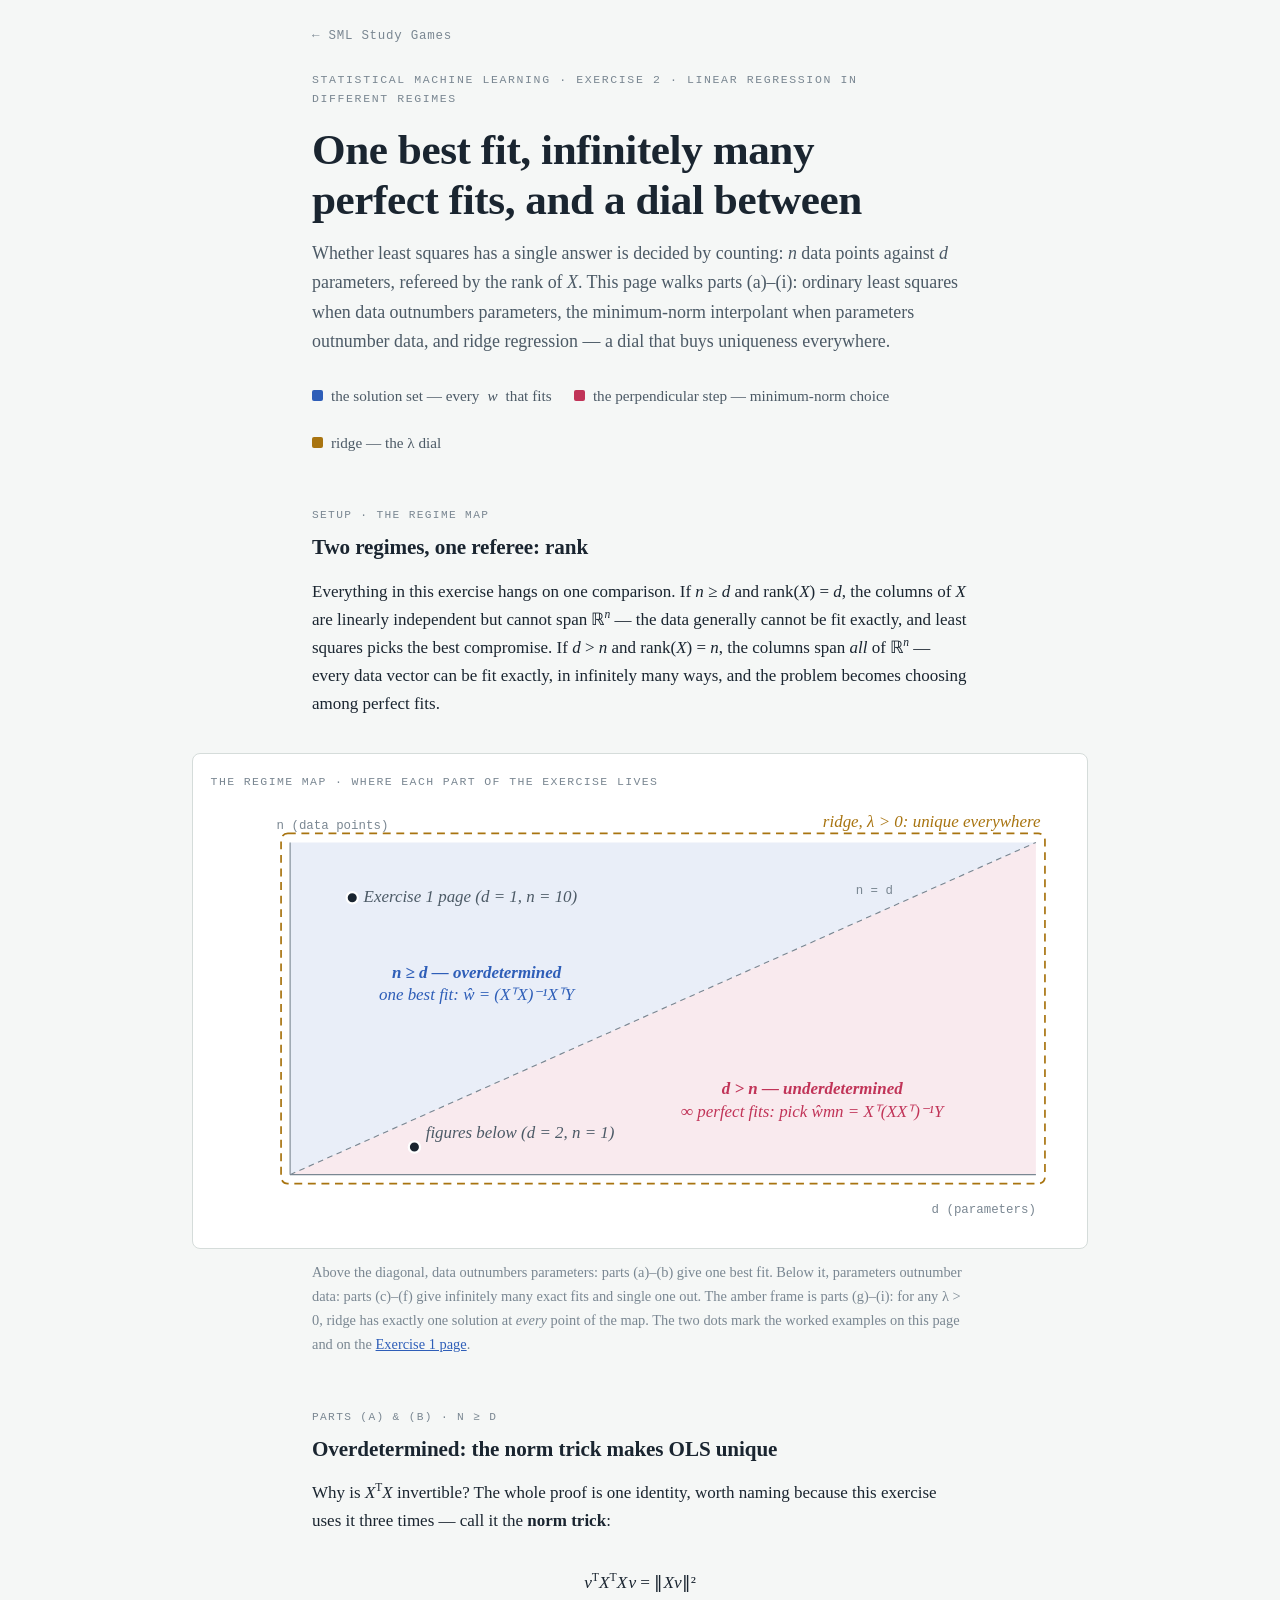
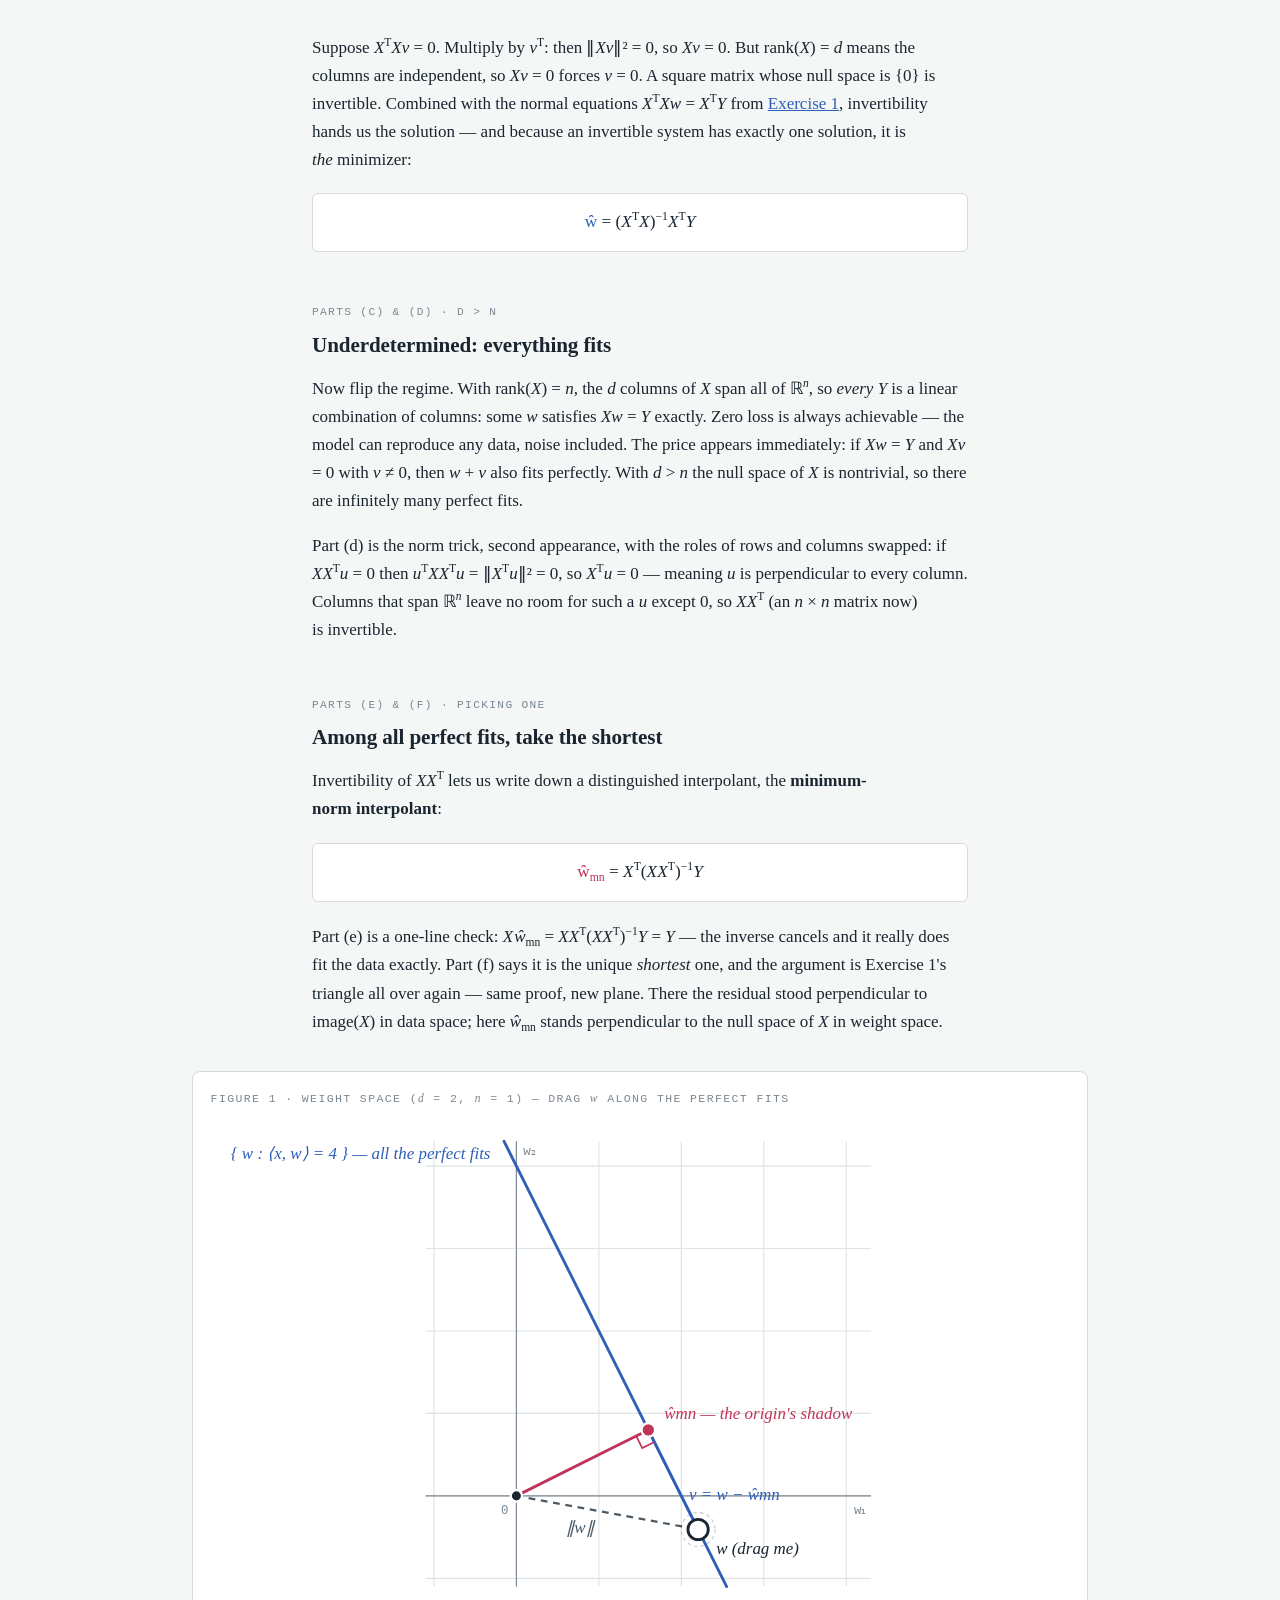
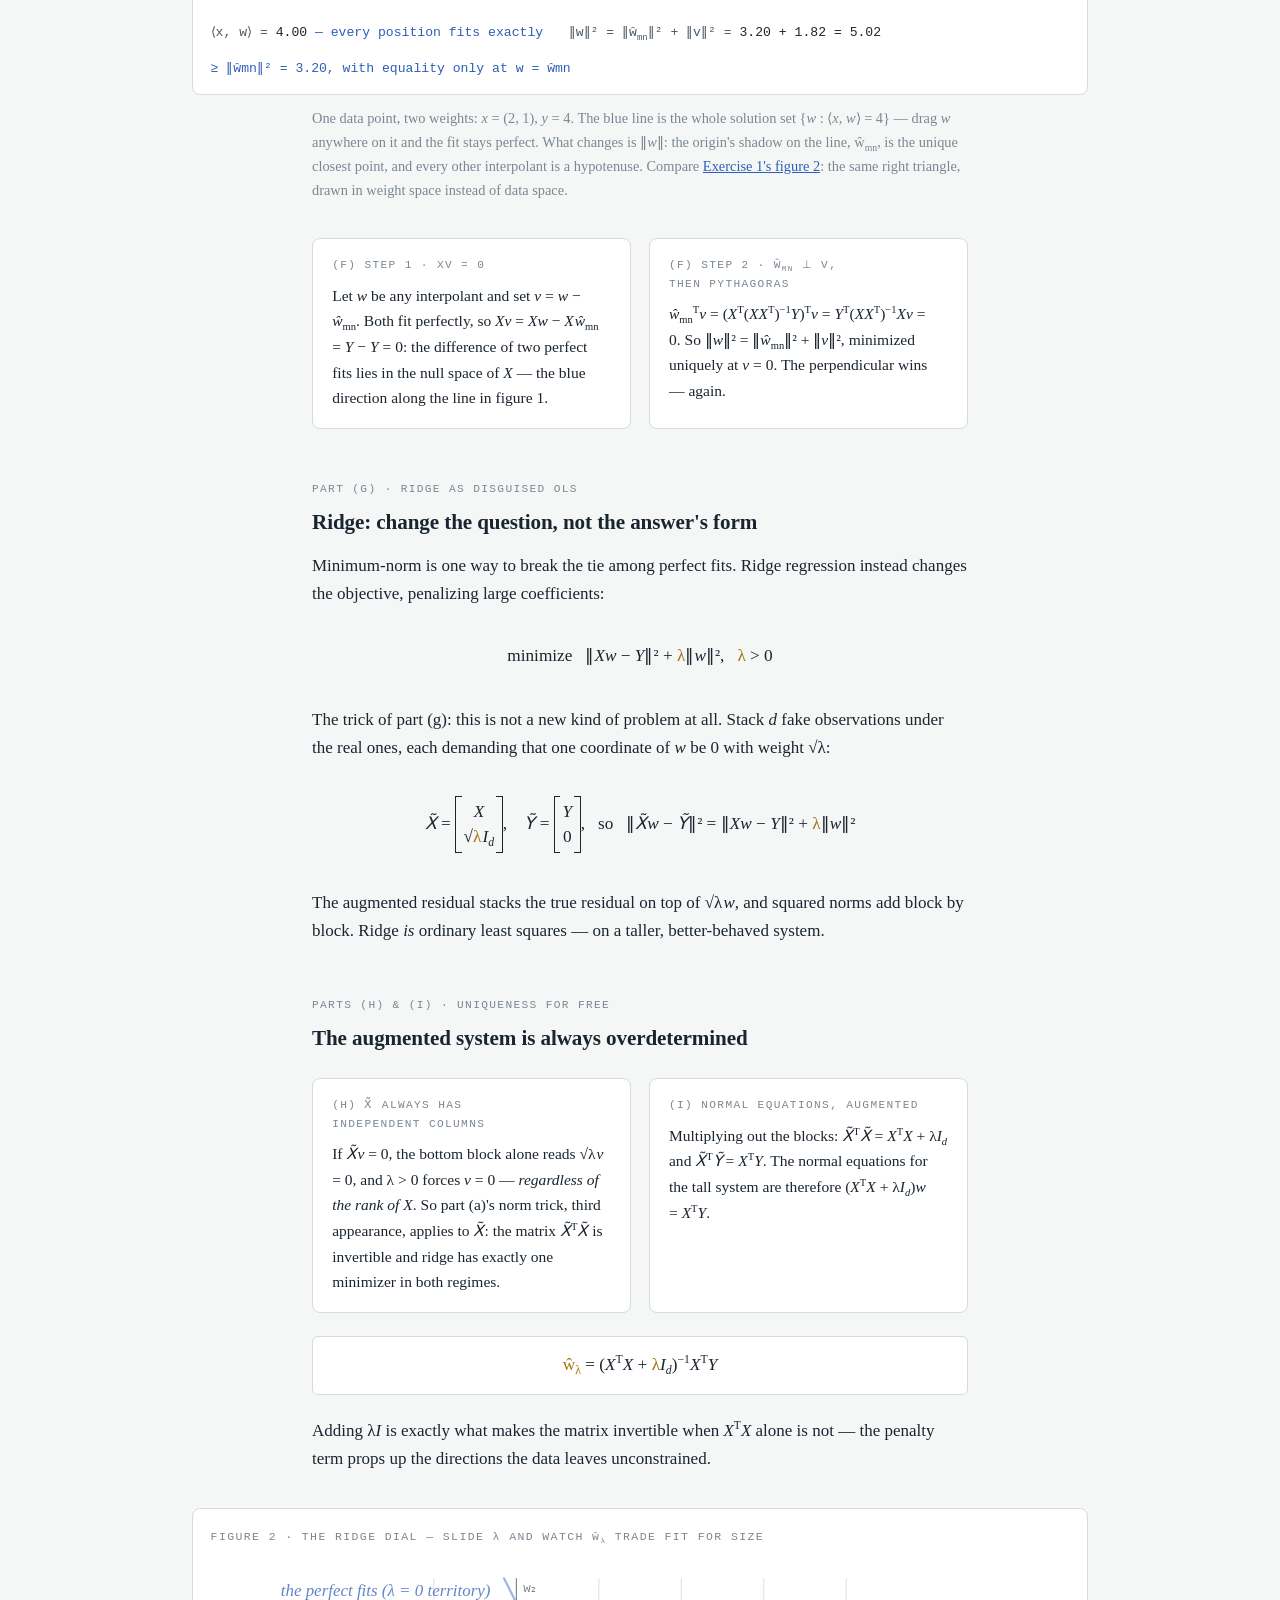
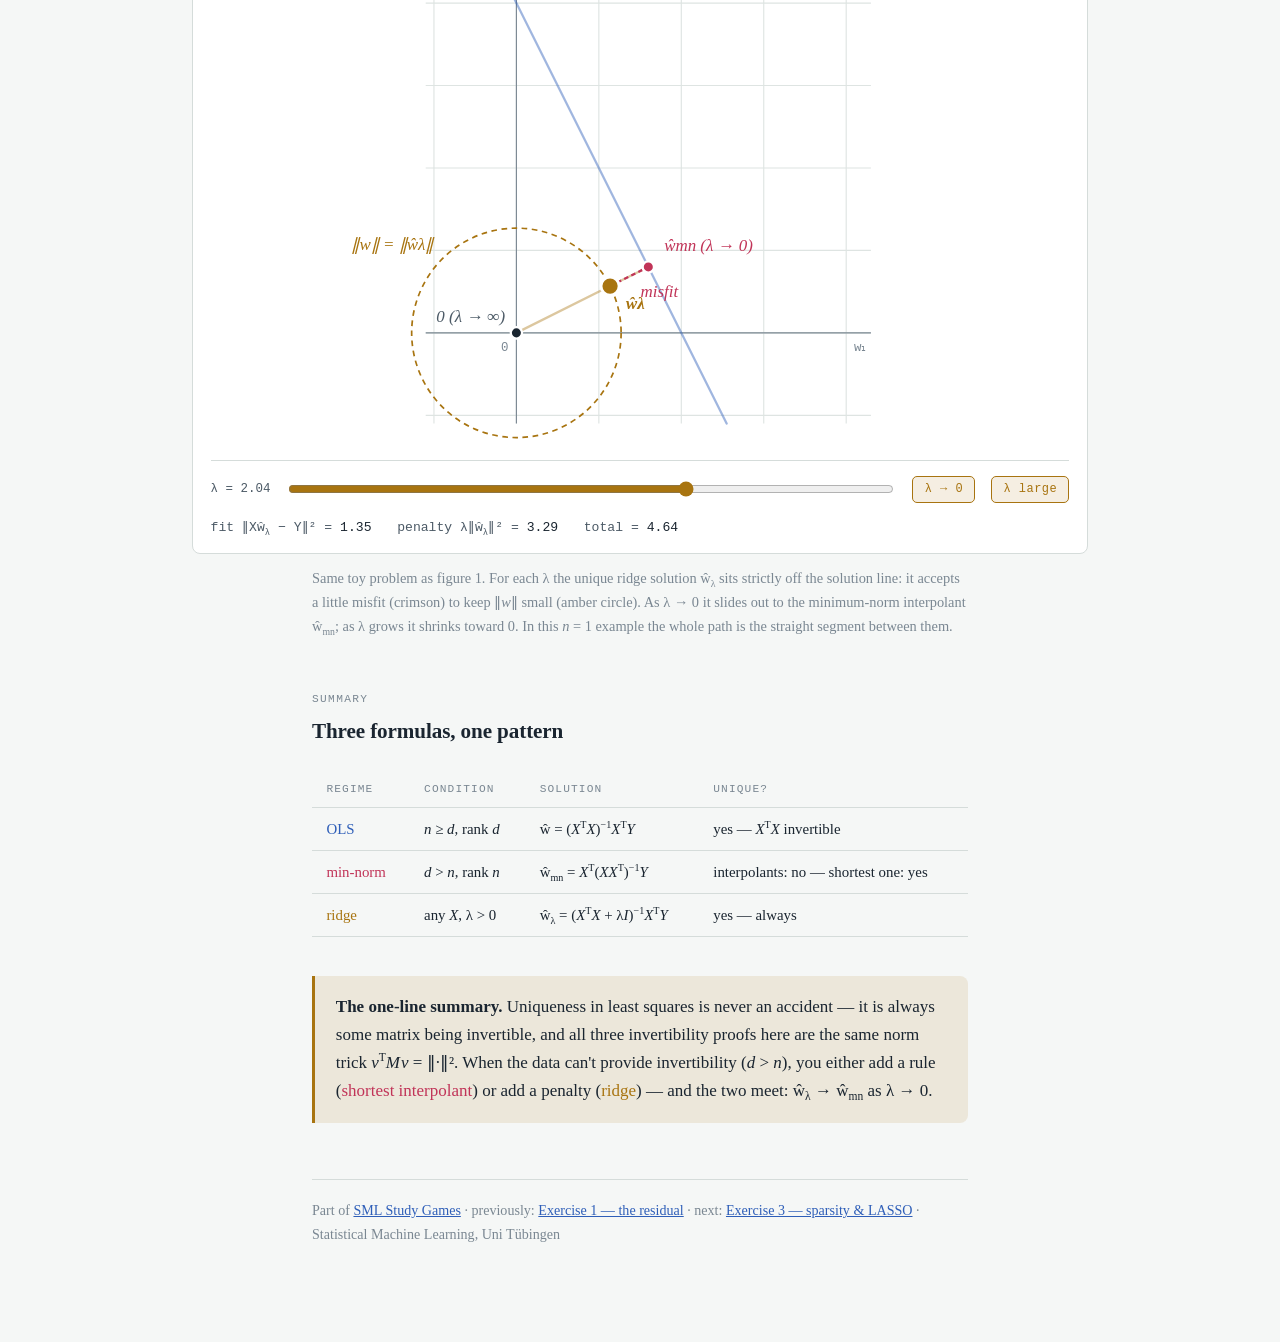
<file: regimes.html>
<!DOCTYPE html>
<html lang="en">
<head>
  <meta charset="UTF-8">
  <meta name="viewport" content="width=device-width, initial-scale=1.0">
  <link rel="icon" href="data:image/svg+xml,<svg xmlns='http://www.w3.org/2000/svg' viewBox='0 0 100 100'><text y='.9em' font-size='90'>📏</text></svg>">
<title>Regimes &amp; Ridge</title>
<style>
  :root {
    --surface: #F5F7F6;
    --surface-2: #ECF0EF;
    --ink: #1A2530;
    --ink-2: #4C5A66;
    --muted: #7A8792;
    --line: #D5DCDA;
    --blue: #2E5EB8;
    --blue-soft: rgba(46, 94, 184, 0.10);
    --crimson: #C13458;
    --crimson-soft: rgba(193, 52, 88, 0.10);
    --amber: #A87410;
    --amber-soft: rgba(168, 116, 16, 0.12);
    --grid: #DEE4E2;
    --card: #FFFFFF;
  }
  @media (prefers-color-scheme: dark) {
    :root {
      --surface: #131B22;
      --surface-2: #0E151B;
      --ink: #E8EDF1;
      --ink-2: #AEBAC4;
      --muted: #7E8B96;
      --line: #2B3843;
      --blue: #4A7BD0;
      --blue-soft: rgba(74, 123, 208, 0.16);
      --crimson: #D05578;
      --crimson-soft: rgba(208, 85, 120, 0.16);
      --amber: #BE8A2F;
      --amber-soft: rgba(190, 138, 47, 0.16);
      --grid: #223039;
      --card: #18222B;
    }
  }
  :root[data-theme="dark"] {
    --surface: #131B22;
    --surface-2: #0E151B;
    --ink: #E8EDF1;
    --ink-2: #AEBAC4;
    --muted: #7E8B96;
    --line: #2B3843;
    --blue: #4A7BD0;
    --blue-soft: rgba(74, 123, 208, 0.16);
    --crimson: #D05578;
    --crimson-soft: rgba(208, 85, 120, 0.16);
    --amber: #BE8A2F;
    --amber-soft: rgba(190, 138, 47, 0.16);
    --grid: #223039;
    --card: #18222B;
  }
  :root[data-theme="light"] {
    --surface: #F5F7F6;
    --surface-2: #ECF0EF;
    --ink: #1A2530;
    --ink-2: #4C5A66;
    --muted: #7A8792;
    --line: #D5DCDA;
    --blue: #2E5EB8;
    --blue-soft: rgba(46, 94, 184, 0.10);
    --crimson: #C13458;
    --crimson-soft: rgba(193, 52, 88, 0.10);
    --amber: #A87410;
    --amber-soft: rgba(168, 116, 16, 0.12);
    --grid: #DEE4E2;
    --card: #FFFFFF;
  }

  html { background: var(--surface); }
  body {
    font-family: Charter, "Bitstream Charter", Cambria, Georgia, serif;
    font-size: 17px;
    line-height: 1.65;
    color: var(--ink);
    background: var(--surface);
    margin: 0;
    padding: 0 1.25rem 6rem;
  }
  .prose { max-width: 41rem; margin: 0 auto; }
  .wide  { max-width: 56rem; margin: 2.2rem auto; }

  .eyebrow {
    font-family: ui-monospace, "SF Mono", Menlo, Consolas, monospace;
    font-size: 0.72rem;
    letter-spacing: 0.14em;
    text-transform: uppercase;
    color: var(--muted);
  }
  header.prose { padding-top: 4.5rem; }
  h1 {
    font-size: clamp(1.9rem, 5vw, 2.7rem);
    line-height: 1.15;
    font-weight: 700;
    margin: 0.5rem 0 0.9rem;
    text-wrap: balance;
    letter-spacing: -0.01em;
  }
  .lede { font-size: 1.12rem; color: var(--ink-2); margin: 0; text-wrap: pretty; }

  h2 {
    font-size: 1.32rem;
    font-weight: 700;
    margin: 3.2rem 0 0.8rem;
    letter-spacing: -0.005em;
    text-wrap: balance;
  }
  h2 .partref {
    font-family: ui-monospace, "SF Mono", Menlo, Consolas, monospace;
    font-size: 0.7rem;
    font-weight: 400;
    letter-spacing: 0.12em;
    text-transform: uppercase;
    color: var(--muted);
    display: block;
    margin-bottom: 0.35rem;
  }
  p { margin: 0 0 1.05rem; text-wrap: pretty; }
  a { color: var(--blue); }

  var, .mi {
    font-style: italic;
    font-family: Charter, "Bitstream Charter", Cambria, Georgia, serif;
    font-weight: 450;
  }
  sup, sub { font-size: 0.68em; line-height: 0; }

  .eq {
    font-size: 1.08rem;
    text-align: center;
    padding: 0.9rem 1rem;
    margin: 1.2rem 0 1.35rem;
    overflow-x: auto;
    white-space: nowrap;
  }
  .eq.boxed {
    background: var(--card);
    border: 1px solid var(--line);
    border-radius: 6px;
  }
  .b { color: var(--blue); }
  .c { color: var(--crimson); }
  .a { color: var(--amber); }

  /* bracketed column stacks for matrices */
  .stack {
    display: inline-flex;
    flex-direction: column;
    align-items: center;
    gap: 0.15em;
    padding: 0.28em 0.5em;
    position: relative;
    vertical-align: middle;
    line-height: 1.3;
  }
  .stack::before, .stack::after {
    content: "";
    position: absolute;
    top: 0; bottom: 0;
    width: 0.32em;
    border: 1.5px solid currentColor;
  }
  .stack::before { left: 0; border-right: none; }
  .stack::after  { right: 0; border-left: none; }

  .chips { display: flex; gap: 1.4rem; flex-wrap: wrap; margin: 1.6rem 0 0; }
  .chip {
    display: flex; align-items: baseline; gap: 0.5rem;
    font-size: 0.95rem; color: var(--ink-2);
  }
  .chip .dot { width: 0.72em; height: 0.72em; border-radius: 2px; flex: none; align-self: center; }
  .dot.b { background: var(--blue); }
  .dot.c { background: var(--crimson); }
  .dot.a { background: var(--amber); }

  figure { margin: 0; }
  .panel {
    background: var(--card);
    border: 1px solid var(--line);
    border-radius: 8px;
    padding: 1.1rem 1.1rem 0.9rem;
  }
  .fig-title {
    font-family: ui-monospace, "SF Mono", Menlo, Consolas, monospace;
    font-size: 0.72rem;
    letter-spacing: 0.12em;
    text-transform: uppercase;
    color: var(--muted);
    margin: 0 0 0.8rem;
  }
  .fig-title .tn { text-transform: none; }
  .fig-cell svg, .panel > svg { display: block; width: 100%; height: auto; }
  .axis-label {
    font-family: ui-monospace, "SF Mono", Menlo, Consolas, monospace;
    font-size: 11px;
    fill: var(--muted);
  }
  .svg-math { font-family: Charter, Cambria, Georgia, serif; font-style: italic; font-size: 15px; }

  .controls {
    display: flex; align-items: center; gap: 1rem; flex-wrap: wrap;
    margin-top: 1rem; padding-top: 0.9rem;
    border-top: 1px solid var(--line);
  }
  .controls label {
    font-family: ui-monospace, "SF Mono", Menlo, Consolas, monospace;
    font-size: 0.78rem; color: var(--ink-2);
  }
  input[type="range"] { flex: 1 1 10rem; min-width: 8rem; accent-color: var(--amber); }
  button.snap {
    font-family: ui-monospace, "SF Mono", Menlo, Consolas, monospace;
    font-size: 0.75rem;
    letter-spacing: 0.04em;
    color: var(--amber);
    background: var(--amber-soft);
    border: 1px solid var(--amber);
    border-radius: 5px;
    padding: 0.35rem 0.7rem;
    cursor: pointer;
  }
  button.snap:hover { filter: brightness(1.08); }
  button.snap:focus-visible, input[type="range"]:focus-visible {
    outline: 2px solid var(--amber); outline-offset: 2px;
  }

  .readouts {
    display: flex; gap: 1.6rem; flex-wrap: wrap;
    font-family: ui-monospace, "SF Mono", Menlo, Consolas, monospace;
    font-size: 0.82rem;
    font-variant-numeric: tabular-nums;
    color: var(--ink-2);
    margin-top: 0.9rem;
  }
  .readouts b { font-weight: 400; color: var(--ink); }
  .flag { color: var(--blue); opacity: 0; transition: opacity 0.25s; }
  .flag.amber { color: var(--amber); }
  .flag.on { opacity: 1; }
  @media (prefers-reduced-motion: reduce) { .flag { transition: none; } }

  figcaption {
    max-width: 41rem; margin: 0.8rem auto 0;
    font-size: 0.9rem; color: var(--muted); text-wrap: pretty;
  }

  .duo { display: grid; grid-template-columns: 1fr 1fr; gap: 1.1rem; margin: 1.4rem 0; }
  @media (max-width: 720px) { .duo { grid-template-columns: 1fr; } }
  .card {
    background: var(--card);
    border: 1px solid var(--line);
    border-radius: 8px;
    padding: 1.1rem 1.2rem;
    font-size: 0.97rem;
  }
  .card .tag {
    font-family: ui-monospace, "SF Mono", Menlo, Consolas, monospace;
    font-size: 0.7rem; letter-spacing: 0.12em; text-transform: uppercase;
    color: var(--muted); margin: 0 0 0.5rem;
  }
  .card p:last-child { margin-bottom: 0; }

  .takeaway {
    border-left: 3px solid var(--amber);
    background: var(--amber-soft);
    border-radius: 0 8px 8px 0;
    padding: 1.1rem 1.3rem;
    margin: 2.4rem 0 0;
  }
  .takeaway p { margin: 0; }

  .sum-wrap { overflow-x: auto; margin: 1.4rem 0; }
  table.sum {
    border-collapse: collapse;
    width: 100%;
    font-size: 0.93rem;
  }
  table.sum th, table.sum td {
    text-align: left;
    padding: 0.55rem 0.9rem;
    border-bottom: 1px solid var(--line);
    vertical-align: top;
  }
  table.sum th {
    font-family: ui-monospace, "SF Mono", Menlo, Consolas, monospace;
    font-size: 0.7rem; letter-spacing: 0.1em; text-transform: uppercase;
    color: var(--muted); font-weight: 400;
  }
  table.sum td:first-child { white-space: nowrap; }

  .backlink {
    max-width: 41rem;
    margin: 1.6rem auto -3rem;
    font-family: ui-monospace, "SF Mono", Menlo, Consolas, monospace;
    font-size: 0.78rem;
    letter-spacing: 0.06em;
  }
  .backlink a { color: var(--muted); text-decoration: none; }
  .backlink a:hover, .backlink a:focus-visible { color: var(--blue); }
  footer.site {
    max-width: 41rem;
    margin: 3.5rem auto 0;
    padding-top: 1.2rem;
    border-top: 1px solid var(--line);
    font-size: 0.88rem;
    color: var(--muted);
  }
  footer.site a { color: var(--blue); }
</style>
</head>
<body>

<nav class="backlink"><a href="./">← SML Study Games</a></nav>

<header class="prose">
  <p class="eyebrow">Statistical Machine Learning · Exercise 2 · Linear Regression in Different Regimes</p>
  <h1>One best fit, infinitely many perfect fits, and a dial between</h1>
  <p class="lede">
    Whether least squares has a single answer is decided by counting: <var>n</var> data points
    against <var>d</var> parameters, refereed by the rank of <var>X</var>. This page walks parts
    (a)–(i): ordinary least squares when data outnumbers parameters, the minimum-norm interpolant
    when parameters outnumber data, and ridge regression — a dial that buys uniqueness everywhere.
  </p>
  <div class="chips">
    <span class="chip"><span class="dot b"></span>the solution set — every <var>w</var> that fits</span>
    <span class="chip"><span class="dot c"></span>the perpendicular step — minimum-norm choice</span>
    <span class="chip"><span class="dot a"></span>ridge — the λ dial</span>
  </div>
</header>

<section class="prose">
  <h2><span class="partref">Setup · the regime map</span>Two regimes, one referee: rank</h2>
  <p>
    Everything in this exercise hangs on one comparison. If <var>n</var> ≥ <var>d</var> and
    rank(<var>X</var>) = <var>d</var>, the columns of <var>X</var> are linearly independent but cannot
    span ℝ<sup><var>n</var></sup> — the data generally cannot be fit exactly, and least squares picks
    the best compromise. If <var>d</var> &gt; <var>n</var> and rank(<var>X</var>) = <var>n</var>, the
    columns span <em>all</em> of ℝ<sup><var>n</var></sup> — every data vector can be fit exactly, in
    infinitely many ways, and the problem becomes choosing among perfect fits.
  </p>
</section>

<figure class="wide">
  <div class="panel">
    <p class="fig-title">The regime map · where each part of the exercise lives</p>
    <svg id="map-svg" viewBox="0 0 760 380" role="img" aria-label="Map of the n versus d plane: above the diagonal the overdetermined regime with a unique OLS solution, below it the underdetermined regime with infinitely many interpolants, and a ridge border indicating uniqueness for every positive lambda"></svg>
  </div>
  <figcaption>
    Above the diagonal, data outnumbers parameters: parts (a)–(b) give one best fit. Below it,
    parameters outnumber data: parts (c)–(f) give infinitely many exact fits and single one out.
    The amber frame is parts (g)–(i): for any λ &gt; 0, ridge has exactly one solution at
    <em>every</em> point of the map. The two dots mark the worked examples on this page and on the
    <a href="residual.html">Exercise 1 page</a>.
  </figcaption>
</figure>

<section class="prose">
  <h2><span class="partref">Parts (a) &amp; (b) · n ≥ d</span>Overdetermined: the norm trick makes OLS unique</h2>
  <p>
    Why is <var>X</var><sup>T</sup><var>X</var> invertible? The whole proof is one identity, worth
    naming because this exercise uses it three times — call it the <strong>norm trick</strong>:
  </p>
  <p class="eq"><var>v</var><sup>T</sup><var>X</var><sup>T</sup><var>X&#8202;v</var> &#61; ‖<var>Xv</var>‖²</p>
  <p>
    Suppose <var>X</var><sup>T</sup><var>Xv</var> = 0. Multiply by <var>v</var><sup>T</sup>: then
    ‖<var>Xv</var>‖² = 0, so <var>Xv</var> = 0. But rank(<var>X</var>) = <var>d</var> means the columns
    are independent, so <var>Xv</var> = 0 forces <var>v</var> = 0. A square matrix whose null space is
    {0} is invertible. Combined with the normal equations
    <var>X</var><sup>T</sup><var>Xw</var> = <var>X</var><sup>T</sup><var>Y</var> from
    <a href="residual.html">Exercise 1</a>, invertibility hands us the solution — and because an
    invertible system has exactly one solution, it is <em>the</em> minimizer:
  </p>
  <p class="eq boxed"><span class="b">ŵ</span> &#61; (<var>X</var><sup>T</sup><var>X</var>)<sup>−1</sup><var>X</var><sup>T</sup><var>Y</var></p>
</section>

<section class="prose">
  <h2><span class="partref">Parts (c) &amp; (d) · d &gt; n</span>Underdetermined: everything fits</h2>
  <p>
    Now flip the regime. With rank(<var>X</var>) = <var>n</var>, the <var>d</var> columns of
    <var>X</var> span all of ℝ<sup><var>n</var></sup>, so <em>every</em> <var>Y</var> is a linear
    combination of columns: some <var>w</var> satisfies <var>Xw</var> = <var>Y</var> exactly. Zero
    loss is always achievable — the model can reproduce any data, noise included. The price appears
    immediately: if <var>Xw</var> = <var>Y</var> and <var>Xv</var> = 0 with <var>v</var> ≠ 0, then
    <var>w</var> + <var>v</var> also fits perfectly. With <var>d</var> &gt; <var>n</var> the null space
    of <var>X</var> is nontrivial, so there are infinitely many perfect fits.
  </p>
  <p>
    Part (d) is the norm trick, second appearance, with the roles of rows and columns swapped:
    if <var>XX</var><sup>T</sup><var>u</var> = 0 then
    <var>u</var><sup>T</sup><var>XX</var><sup>T</sup><var>u</var> = ‖<var>X</var><sup>T</sup><var>u</var>‖² = 0, so
    <var>X</var><sup>T</sup><var>u</var> = 0 — meaning <var>u</var> is perpendicular to every column.
    Columns that span ℝ<sup><var>n</var></sup> leave no room for such a <var>u</var> except 0, so
    <var>XX</var><sup>T</sup> (an <var>n</var> × <var>n</var> matrix now) is invertible.
  </p>
</section>

<section class="prose">
  <h2><span class="partref">Parts (e) &amp; (f) · picking one</span>Among all perfect fits, take the shortest</h2>
  <p>
    Invertibility of <var>XX</var><sup>T</sup> lets us write down a distinguished interpolant, the
    <strong>minimum-norm interpolant</strong>:
  </p>
  <p class="eq boxed"><span class="c">ŵ<sub>mn</sub></span> &#61; <var>X</var><sup>T</sup>(<var>XX</var><sup>T</sup>)<sup>−1</sup><var>Y</var></p>
  <p>
    Part (e) is a one-line check: <var>X&#8202;ŵ</var><sub>mn</sub> =
    <var>XX</var><sup>T</sup>(<var>XX</var><sup>T</sup>)<sup>−1</sup><var>Y</var> = <var>Y</var> — the
    inverse cancels and it really does fit the data exactly. Part (f) says it is the unique
    <em>shortest</em> one, and the argument is Exercise 1's triangle all over again — same proof,
    new plane. There the residual stood perpendicular to image(<var>X</var>) in data space; here
    <var>ŵ</var><sub>mn</sub> stands perpendicular to the null space of <var>X</var> in weight space.
  </p>
</section>

<figure class="wide" id="fig1-wrap">
  <div class="panel">
    <p class="fig-title">Figure 1 · weight space <span class="tn">(<var>d</var> = 2, <var>n</var> = 1)</span> — drag <span class="tn"><var>w</var></span> along the perfect fits</p>
    <svg id="mn-svg" viewBox="0 0 760 430" role="img" aria-label="The weight plane with the blue line of interpolating solutions, the crimson minimum-norm interpolant at the foot of the perpendicular from the origin, and a draggable point w on the line"></svg>
    <div class="readouts">
      <span>⟨x, w⟩ = <b id="fitval">4.00</b> <span style="color: var(--blue);">— every position fits exactly</span></span>
      <span>‖w‖² = ‖ŵ<sub>mn</sub>‖² + ‖v‖² = <b>3.20 + <span id="vval">0.00</span> = <span id="normval">3.20</span></b></span>
    </div>
    <div class="readouts">
      <span class="flag on" id="mnflag">≥ ‖ŵ<sub>mn</sub>‖² = 3.20, with equality only at w = ŵ<sub>mn</sub></span>
    </div>
  </div>
  <figcaption>
    One data point, two weights: <var>x</var> = (2, 1), <var>y</var> = 4. The blue line is the whole
    solution set {<var>w</var> : ⟨<var>x</var>, <var>w</var>⟩ = 4} — drag <var>w</var> anywhere on it
    and the fit stays perfect. What changes is ‖<var>w</var>‖: the origin's shadow on the line,
    ŵ<sub>mn</sub>, is the unique closest point, and every other interpolant is a hypotenuse.
    Compare <a href="residual.html">Exercise 1's figure 2</a>: the same right triangle, drawn in
    weight space instead of data space.
  </figcaption>
</figure>

<section class="prose">
  <div class="duo">
    <div class="card">
      <p class="tag">(f) step 1 · Xv = 0</p>
      <p>
        Let <var>w</var> be any interpolant and set <var>v</var> = <var>w</var> − <var>ŵ</var><sub>mn</sub>.
        Both fit perfectly, so <var>Xv</var> = <var>Xw</var> − <var>X&#8202;ŵ</var><sub>mn</sub> =
        <var>Y</var> − <var>Y</var> = 0: the difference of two perfect fits lies in the null space of
        <var>X</var> — the blue direction along the line in figure 1.
      </p>
    </div>
    <div class="card">
      <p class="tag">(f) step 2 · ŵ<sub>mn</sub> ⊥ v, then Pythagoras</p>
      <p>
        <var>ŵ</var><sub>mn</sub><sup>T</sup><var>v</var> =
        (<var>X</var><sup>T</sup>(<var>XX</var><sup>T</sup>)<sup>−1</sup><var>Y</var>)<sup>T</sup><var>v</var> =
        <var>Y</var><sup>T</sup>(<var>XX</var><sup>T</sup>)<sup>−1</sup><var>Xv</var> = 0.
        So ‖<var>w</var>‖² = ‖<var>ŵ</var><sub>mn</sub>‖² + ‖<var>v</var>‖², minimized uniquely at
        <var>v</var> = 0. The perpendicular wins — again.
      </p>
    </div>
  </div>
</section>

<section class="prose">
  <h2><span class="partref">Part (g) · ridge as disguised OLS</span>Ridge: change the question, not the answer's form</h2>
  <p>
    Minimum-norm is one way to break the tie among perfect fits. Ridge regression instead changes
    the objective, penalizing large coefficients:
  </p>
  <p class="eq">minimize&nbsp;&nbsp; ‖<var>Xw</var> − <var>Y</var>‖² + <span class="a">λ</span>‖<var>w</var>‖², &nbsp;&nbsp;<span class="a">λ</span> &gt; 0</p>
  <p>
    The trick of part (g): this is not a new kind of problem at all. Stack <var>d</var> fake
    observations under the real ones, each demanding that one coordinate of <var>w</var> be 0 with
    weight √λ:
  </p>
  <p class="eq">
    <var>X̃</var> &#61; <span class="stack"><span><var>X</var></span><span>√<span class="a">λ</span>&#8202;<var>I</var><sub><var>d</var></sub></span></span>,
    &nbsp;&nbsp; <var>Ỹ</var> &#61; <span class="stack"><span><var>Y</var></span><span>0</span></span>,
    &nbsp;&nbsp;so&nbsp;&nbsp;
    ‖<var>X̃w</var> − <var>Ỹ</var>‖² &#61; ‖<var>Xw</var> − <var>Y</var>‖² + <span class="a">λ</span>‖<var>w</var>‖²
  </p>
  <p>
    The augmented residual stacks the true residual on top of √λ&#8202;<var>w</var>, and squared norms
    add block by block. Ridge <em>is</em> ordinary least squares — on a taller, better-behaved system.
  </p>
</section>

<section class="prose">
  <h2><span class="partref">Parts (h) &amp; (i) · uniqueness for free</span>The augmented system is always overdetermined</h2>
  <div class="duo">
    <div class="card">
      <p class="tag">(h) X̃ always has independent columns</p>
      <p>
        If <var>X̃v</var> = 0, the bottom block alone reads √λ&#8202;<var>v</var> = 0, and λ &gt; 0
        forces <var>v</var> = 0 — <em>regardless of the rank of X</em>. So part (a)'s norm trick,
        third appearance, applies to <var>X̃</var>: the matrix <var>X̃</var><sup>T</sup><var>X̃</var>
        is invertible and ridge has exactly one minimizer in both regimes.
      </p>
    </div>
    <div class="card">
      <p class="tag">(i) normal equations, augmented</p>
      <p>
        Multiplying out the blocks:
        <var>X̃</var><sup>T</sup><var>X̃</var> = <var>X</var><sup>T</sup><var>X</var> + λ<var>I</var><sub><var>d</var></sub>
        and <var>X̃</var><sup>T</sup><var>Ỹ</var> = <var>X</var><sup>T</sup><var>Y</var>. The normal
        equations for the tall system are therefore
        (<var>X</var><sup>T</sup><var>X</var> + λ<var>I</var><sub><var>d</var></sub>)<var>w</var> = <var>X</var><sup>T</sup><var>Y</var>.
      </p>
    </div>
  </div>
  <p class="eq boxed"><span class="a">ŵ<sub>λ</sub></span> &#61; (<var>X</var><sup>T</sup><var>X</var> + <span class="a">λ</span><var>I</var><sub><var>d</var></sub>)<sup>−1</sup><var>X</var><sup>T</sup><var>Y</var></p>
  <p>
    Adding λ<var>I</var> is exactly what makes the matrix invertible when
    <var>X</var><sup>T</sup><var>X</var> alone is not — the penalty term props up the directions the
    data leaves unconstrained.
  </p>
</section>

<figure class="wide" id="fig2-wrap">
  <div class="panel">
    <p class="fig-title">Figure 2 · the ridge dial — slide <span class="tn">λ</span> and watch <span class="tn">ŵ<sub>λ</sub></span> trade fit for size</p>
    <svg id="ridge-svg" viewBox="0 0 760 430" role="img" aria-label="The same weight plane with the solution line faint, the amber ridge solution moving along the segment between the minimum-norm interpolant and the origin as lambda changes, with a crimson misfit segment and an amber penalty circle"></svg>
    <div class="controls">
      <label for="lslider">λ = <span id="lval">1.00</span></label>
      <input type="range" id="lslider" min="0" max="100" step="0.5" value="66" aria-label="regularization strength lambda (log scale)">
      <button class="snap" id="lzero" type="button">λ → 0</button>
      <button class="snap" id="lbig" type="button">λ large</button>
    </div>
    <div class="readouts">
      <span>fit ‖Xŵ<sub>λ</sub> − Y‖² = <b id="rfit">–</b></span>
      <span>penalty λ‖ŵ<sub>λ</sub>‖² = <b id="rpen">–</b></span>
      <span>total = <b id="rtot">–</b></span>
      <span class="flag amber" id="rflag"></span>
    </div>
  </div>
  <figcaption>
    Same toy problem as figure 1. For each λ the unique ridge solution ŵ<sub>λ</sub> sits strictly
    off the solution line: it accepts a little misfit (crimson) to keep ‖<var>w</var>‖ small (amber
    circle). As λ → 0 it slides out to the minimum-norm interpolant ŵ<sub>mn</sub>; as λ grows it
    shrinks toward 0. In this <var>n</var> = 1 example the whole path is the straight segment
    between them.
  </figcaption>
</figure>

<section class="prose">
  <h2><span class="partref">Summary</span>Three formulas, one pattern</h2>
  <div class="sum-wrap">
    <table class="sum">
      <tr><th>regime</th><th>condition</th><th>solution</th><th>unique?</th></tr>
      <tr>
        <td><span class="b">OLS</span></td>
        <td><var>n</var> ≥ <var>d</var>, rank <var>d</var></td>
        <td>ŵ = (<var>X</var><sup>T</sup><var>X</var>)<sup>−1</sup><var>X</var><sup>T</sup><var>Y</var></td>
        <td>yes — <var>X</var><sup>T</sup><var>X</var> invertible</td>
      </tr>
      <tr>
        <td><span class="c">min-norm</span></td>
        <td><var>d</var> &gt; <var>n</var>, rank <var>n</var></td>
        <td>ŵ<sub>mn</sub> = <var>X</var><sup>T</sup>(<var>XX</var><sup>T</sup>)<sup>−1</sup><var>Y</var></td>
        <td>interpolants: no — shortest one: yes</td>
      </tr>
      <tr>
        <td><span class="a">ridge</span></td>
        <td>any <var>X</var>, λ &gt; 0</td>
        <td>ŵ<sub>λ</sub> = (<var>X</var><sup>T</sup><var>X</var> + λ<var>I</var>)<sup>−1</sup><var>X</var><sup>T</sup><var>Y</var></td>
        <td>yes — always</td>
      </tr>
    </table>
  </div>
  <div class="takeaway">
    <p>
      <strong>The one-line summary.</strong> Uniqueness in least squares is never an accident — it is
      always some matrix being invertible, and all three invertibility proofs here are the same norm
      trick <var>v</var><sup>T</sup><var>M&#8202;v</var> = ‖·‖². When the data can't provide
      invertibility (<var>d</var> &gt; <var>n</var>), you either add a rule
      (<span class="c">shortest interpolant</span>) or add a penalty (<span class="a">ridge</span>) —
      and the two meet: ŵ<sub>λ</sub> → ŵ<sub>mn</sub> as λ → 0.
    </p>
  </div>
</section>

<script>
(function () {
  var NS = "http://www.w3.org/2000/svg";
  function el(parent, tag, attrs) {
    var e = document.createElementNS(NS, tag);
    for (var k in attrs) e.setAttribute(k, attrs[k]);
    parent.appendChild(e);
    return e;
  }
  function txt(parent, x, y, s, attrs) {
    attrs = attrs || {};
    attrs.x = x; attrs.y = y;
    if (!attrs["class"]) attrs["class"] = "svg-math";
    var t = el(parent, "text", attrs);
    t.textContent = s;
    return t;
  }

  /* ---------- The regime map ---------- */
  var map = document.getElementById("map-svg");
  var mM = { l: 70, r: 30, t: 34, b: 52 }, mW = 760, mH = 380;
  var mpw = mW - mM.l - mM.r, mph = mH - mM.t - mM.b;
  var MAXA = 12;
  function mx(d) { return mM.l + (d / MAXA) * mpw; }
  function my(n) { return mM.t + (1 - n / MAXA) * mph; }

  // regions
  el(map, "polygon", { points: mx(0) + "," + my(0) + " " + mx(MAXA) + "," + my(MAXA) + " " + mx(0) + "," + my(MAXA), fill: "var(--blue-soft)" });
  el(map, "polygon", { points: mx(0) + "," + my(0) + " " + mx(MAXA) + "," + my(MAXA) + " " + mx(MAXA) + "," + my(0), fill: "var(--crimson-soft)" });
  el(map, "line", { x1: mx(0), y1: my(0), x2: mx(MAXA), y2: my(MAXA), stroke: "var(--muted)", "stroke-width": 1, "stroke-dasharray": "5 4" });
  txt(map, mx(9.4), my(9.9) - 6, "n = d", { "class": "axis-label", "text-anchor": "middle" });
  // ridge frame
  el(map, "rect", { x: mx(0) - 8, y: my(MAXA) - 8, width: mpw + 16, height: mph + 16, fill: "none", stroke: "var(--amber)", "stroke-width": 1.5, "stroke-dasharray": "7 5", rx: 6 });
  txt(map, mx(MAXA) + 4, my(MAXA) - 14, "ridge, λ > 0: unique everywhere", { fill: "var(--amber)", "text-anchor": "end" });
  // region labels
  txt(map, mx(3.0), my(7.1), "n ≥ d — overdetermined", { fill: "var(--blue)", "text-anchor": "middle", "font-weight": "bold" });
  txt(map, mx(3.0), my(6.3), "one best fit: ŵ = (XᵀX)⁻¹XᵀY", { fill: "var(--blue)", "text-anchor": "middle", "font-size": "13" });
  txt(map, mx(8.4), my(2.9), "d > n — underdetermined", { fill: "var(--crimson)", "text-anchor": "middle", "font-weight": "bold" });
  txt(map, mx(8.4), my(2.1), "∞ perfect fits: pick ŵmn = Xᵀ(XXᵀ)⁻¹Y", { fill: "var(--crimson)", "text-anchor": "middle", "font-size": "13" });
  // axes
  el(map, "line", { x1: mx(0), y1: my(0), x2: mx(MAXA), y2: my(0), stroke: "var(--muted)", "stroke-width": 1 });
  el(map, "line", { x1: mx(0), y1: my(0), x2: mx(0), y2: my(MAXA), stroke: "var(--muted)", "stroke-width": 1 });
  txt(map, mx(MAXA), my(0) + 34, "d  (parameters)", { "class": "axis-label", "text-anchor": "end" });
  txt(map, mx(0) - 12, my(MAXA) - 12, "n  (data points)", { "class": "axis-label" });
  // example markers
  el(map, "circle", { cx: mx(1), cy: my(10), r: 5, fill: "var(--ink)", stroke: "var(--card)", "stroke-width": 2 });
  txt(map, mx(1) + 10, my(10) + 4, "Exercise 1 page (d = 1, n = 10)", { "font-size": "13", fill: "var(--ink-2)" });
  el(map, "circle", { cx: mx(2), cy: my(1), r: 5, fill: "var(--ink)", stroke: "var(--card)", "stroke-width": 2 });
  txt(map, mx(2) + 10, my(1) - 8, "figures below (d = 2, n = 1)", { "font-size": "13", fill: "var(--ink-2)" });

  /* ---------- shared weight-plane geometry ---------- */
  // toy problem: x = (2, 1), y = 4. Solution line 2w1 + w2 = 4.
  // wmn = (1.6, 0.8), |wmn|^2 = 3.2, |x|^2 = 5.
  var XV = { x: 2, y: 1 }, YV = 4, XN2 = 5;
  var WMN = { x: 1.6, y: 0.8 }, WMN2 = 3.2;
  var U = { x: 1 / Math.sqrt(5), y: -2 / Math.sqrt(5) }; // null-space direction

  var LO = -1.1, HI = 4.3;   // plane range, both axes
  function planePanel(svg) {
    var M = { l: 190, t: 18, size: 394 }, unit = M.size / (HI - LO);
    function px(w1) { return M.l + (w1 - LO) * unit; }
    function py(w2) { return M.t + (HI - w2) * unit; }
    for (var g = -1; g <= 4; g++) {
      el(svg, "line", { x1: px(g), y1: py(LO), x2: px(g), y2: py(HI), stroke: "var(--grid)", "stroke-width": 1 });
      el(svg, "line", { x1: px(LO), y1: py(g), x2: px(HI), y2: py(g), stroke: "var(--grid)", "stroke-width": 1 });
    }
    el(svg, "line", { x1: px(LO), y1: py(0), x2: px(HI), y2: py(0), stroke: "var(--muted)", "stroke-width": 1 });
    el(svg, "line", { x1: px(0), y1: py(LO), x2: px(0), y2: py(HI), stroke: "var(--muted)", "stroke-width": 1 });
    txt(svg, px(HI) - 4, py(0) + 16, "w₁", { "class": "axis-label", "text-anchor": "end" });
    txt(svg, px(0) + 6, py(HI) + 12, "w₂", { "class": "axis-label" });
    txt(svg, px(0) - 7, py(0) + 16, "0", { "class": "axis-label", "text-anchor": "end" });
    return { px: px, py: py };
  }
  // solution line clipped to the box: w2 = 4 - 2*w1
  function lineEnds(P) {
    var w1a = (4 - HI) / 2, w1b = (4 - LO) / 2;
    return [{ x: P.px(w1a), y: P.py(HI) }, { x: P.px(w1b), y: P.py(LO) }];
  }

  /* ---------- Figure 1: minimum norm ---------- */
  var svg1 = document.getElementById("mn-svg");
  var P1 = planePanel(svg1);
  var e1 = lineEnds(P1);
  el(svg1, "line", { x1: e1[0].x, y1: e1[0].y, x2: e1[1].x, y2: e1[1].y, stroke: "var(--blue)", "stroke-width": 2.5, "stroke-linecap": "round" });
  txt(svg1, e1[0].x - 12, e1[0].y + 16, "{ w : ⟨x, w⟩ = 4 } — all the perfect fits", { fill: "var(--blue)", "text-anchor": "end" });

  var hyp1 = el(svg1, "line", { stroke: "var(--ink-2)", "stroke-width": 2, "stroke-dasharray": "6 5" });
  var vseg = el(svg1, "line", { stroke: "var(--blue)", "stroke-width": 2.5, "stroke-linecap": "round", "stroke-opacity": 0.55 });
  el(svg1, "line", { x1: P1.px(0), y1: P1.py(0), x2: P1.px(WMN.x), y2: P1.py(WMN.y), stroke: "var(--crimson)", "stroke-width": 2.5, "stroke-linecap": "round" });
  var sq1 = el(svg1, "path", { fill: "none", stroke: "var(--crimson)", "stroke-width": 1.5 });

  el(svg1, "circle", { cx: P1.px(0), cy: P1.py(0), r: 5, fill: "var(--ink)", stroke: "var(--card)", "stroke-width": 2 });
  el(svg1, "circle", { cx: P1.px(WMN.x), cy: P1.py(WMN.y), r: 6, fill: "var(--crimson)", stroke: "var(--card)", "stroke-width": 2 });
  var wDot = el(svg1, "circle", { r: 9, fill: "var(--card)", stroke: "var(--ink)", "stroke-width": 2.5, style: "cursor: grab;", tabindex: 0 });
  var wRing = el(svg1, "circle", { r: 15, fill: "none", stroke: "var(--ink)", "stroke-opacity": 0.25, "stroke-width": 1, "stroke-dasharray": "3 3", "pointer-events": "none" });

  txt(svg1, P1.px(WMN.x) + 14, P1.py(WMN.y) - 10, "ŵmn — the origin's shadow", { fill: "var(--crimson)" });
  var wLab = txt(svg1, 0, 0, "w  (drag me)", { fill: "var(--ink)" });
  var vLab = txt(svg1, 0, 0, "v = w − ŵmn", { fill: "var(--blue)" });
  var hypLab1 = txt(svg1, 0, 0, "‖w‖", { fill: "var(--ink-2)" });

  var fitEl = document.getElementById("fitval");
  var vEl = document.getElementById("vval");
  var normEl = document.getElementById("normval");
  var mnFlag = document.getElementById("mnflag");
  var t1 = 1.35;

  function render1() {
    var w = { x: WMN.x + t1 * U.x, y: WMN.y + t1 * U.y };
    var sx = P1.px(w.x), sy = P1.py(w.y);
    wDot.setAttribute("cx", sx); wDot.setAttribute("cy", sy);
    wRing.setAttribute("cx", sx); wRing.setAttribute("cy", sy);
    vseg.setAttribute("x1", P1.px(WMN.x)); vseg.setAttribute("y1", P1.py(WMN.y));
    vseg.setAttribute("x2", sx); vseg.setAttribute("y2", sy);
    hyp1.setAttribute("x1", P1.px(0)); hyp1.setAttribute("y1", P1.py(0));
    hyp1.setAttribute("x2", sx); hyp1.setAttribute("y2", sy);
    wLab.setAttribute("x", sx + (t1 >= 0 ? 16 : -16));
    wLab.setAttribute("y", sy + (t1 >= 0 ? 22 : -14));
    wLab.setAttribute("text-anchor", t1 >= 0 ? "start" : "end");
    var mxx = (P1.px(WMN.x) + sx) / 2, myy = (P1.py(WMN.y) + sy) / 2;
    vLab.setAttribute("x", mxx + 14); vLab.setAttribute("y", myy + 18);
    hypLab1.setAttribute("x", (P1.px(0) + sx) / 2 - 12);
    hypLab1.setAttribute("y", (P1.py(0) + sy) / 2 + 18);
    hypLab1.setAttribute("text-anchor", "end");
    // right-angle marker at wmn between the line direction (toward w) and the origin direction
    var fx = P1.px(WMN.x), fy = P1.py(WMN.y);
    var dux = (sx - fx), duy = (sy - fy), dl = Math.hypot(dux, duy) || 1;
    dux = dux / dl * 12; duy = duy / dl * 12;
    var ox = (P1.px(0) - fx), oy = (P1.py(0) - fy), ol = Math.hypot(ox, oy);
    ox = ox / ol * 12; oy = oy / ol * 12;
    sq1.setAttribute("d", "M" + (fx + dux) + "," + (fy + duy) +
      " L" + (fx + dux + ox) + "," + (fy + duy + oy) + " L" + (fx + ox) + "," + (fy + oy));
    var v2 = t1 * t1;
    fitEl.textContent = (XV.x * w.x + XV.y * w.y).toFixed(2);
    vEl.textContent = v2.toFixed(2);
    normEl.textContent = (WMN2 + v2).toFixed(2);
    mnFlag.textContent = v2 < 0.02
      ? "equality! w = ŵmn — the shortest perfect fit"
      : "≥ ‖ŵmn‖² = 3.20, with equality only at w = ŵmn";
  }

  var drag1 = false;
  function svgPoint(svg, ev, vw, vh) {
    var r = svg.getBoundingClientRect();
    return { x: (ev.clientX - r.left) * (vw / r.width), y: (ev.clientY - r.top) * (vh / r.height) };
  }
  wDot.addEventListener("pointerdown", function (ev) {
    drag1 = true; wDot.setPointerCapture(ev.pointerId); wDot.style.cursor = "grabbing";
  });
  wDot.addEventListener("pointerup", function () { drag1 = false; wDot.style.cursor = "grab"; });
  svg1.addEventListener("pointermove", function (ev) {
    if (!drag1) return;
    var p = svgPoint(svg1, ev, 760, 430);
    // pointer in plane coords
    var w1 = LO + (p.x - 190) / (394 / (HI - LO));
    var w2 = HI - (p.y - 18) / (394 / (HI - LO));
    t1 = Math.max(-1.6, Math.min(3.4, (w1 - WMN.x) * U.x + (w2 - WMN.y) * U.y));
    render1();
  });
  wDot.addEventListener("keydown", function (ev) {
    if (ev.key === "ArrowLeft" || ev.key === "ArrowDown") { t1 = Math.max(-1.6, t1 - 0.15); render1(); ev.preventDefault(); }
    else if (ev.key === "ArrowRight" || ev.key === "ArrowUp") { t1 = Math.min(3.4, t1 + 0.15); render1(); ev.preventDefault(); }
  });
  render1();

  /* ---------- Figure 2: ridge ---------- */
  var svg2 = document.getElementById("ridge-svg");
  var P2 = planePanel(svg2);
  var e2 = lineEnds(P2);
  el(svg2, "line", { x1: e2[0].x, y1: e2[0].y, x2: e2[1].x, y2: e2[1].y, stroke: "var(--blue)", "stroke-width": 2, "stroke-opacity": 0.45, "stroke-linecap": "round" });
  txt(svg2, e2[0].x - 12, e2[0].y + 16, "the perfect fits (λ = 0 territory)", { fill: "var(--blue)", "fill-opacity": 0.75, "text-anchor": "end" });

  // ridge path: segment from wmn to origin
  el(svg2, "line", { x1: P2.px(WMN.x), y1: P2.py(WMN.y), x2: P2.px(0), y2: P2.py(0), stroke: "var(--amber)", "stroke-width": 2, "stroke-opacity": 0.4, "stroke-linecap": "round" });
  var penCircle = el(svg2, "circle", { cx: P2.px(0), cy: P2.py(0), fill: "none", stroke: "var(--amber)", "stroke-width": 1.5, "stroke-dasharray": "5 4" });
  var misfit = el(svg2, "line", { stroke: "var(--crimson)", "stroke-width": 2, "stroke-dasharray": "4 3" });
  var rDot = el(svg2, "circle", { r: 8, fill: "var(--amber)", stroke: "var(--card)", "stroke-width": 2.5 });
  el(svg2, "circle", { cx: P2.px(0), cy: P2.py(0), r: 5, fill: "var(--ink)", stroke: "var(--card)", "stroke-width": 2 });
  el(svg2, "circle", { cx: P2.px(WMN.x), cy: P2.py(WMN.y), r: 5, fill: "var(--crimson)", stroke: "var(--card)", "stroke-width": 2 });
  txt(svg2, P2.px(WMN.x) + 14, P2.py(WMN.y) - 14, "ŵmn  (λ → 0)", { fill: "var(--crimson)" });
  txt(svg2, P2.px(0) - 10, P2.py(0) - 10, "0  (λ → ∞)", { fill: "var(--ink-2)", "text-anchor": "end" });
  var rLab = txt(svg2, 0, 0, "ŵλ", { fill: "var(--amber)", "font-weight": "bold" });
  var misLab = txt(svg2, 0, 0, "misfit", { fill: "var(--crimson)", "font-size": "13" });
  var penLab = txt(svg2, 0, 0, "‖w‖ = ‖ŵλ‖", { fill: "var(--amber)", "font-size": "13" });

  var slider = document.getElementById("lslider");
  var lvalEl = document.getElementById("lval");
  var rfitEl = document.getElementById("rfit");
  var rpenEl = document.getElementById("rpen");
  var rtotEl = document.getElementById("rtot");
  var rflagEl = document.getElementById("rflag");

  function lambdaOf(s) { return Math.pow(10, -2 + 3.5 * (s / 100)); } // 0.01 .. ~31.6

  function render2() {
    var lam = lambdaOf(parseFloat(slider.value));
    lvalEl.textContent = lam < 10 ? lam.toFixed(2) : lam.toFixed(1);
    var shrink = XN2 / (XN2 + lam);            // wλ = shrink · wmn
    var w = { x: WMN.x * shrink, y: WMN.y * shrink };
    var sx = P2.px(w.x), sy = P2.py(w.y);
    rDot.setAttribute("cx", sx); rDot.setAttribute("cy", sy);
    rLab.setAttribute("x", sx + 14); rLab.setAttribute("y", sy + 20);
    var wl = Math.hypot(w.x, w.y);
    penCircle.setAttribute("r", wl * (394 / (HI - LO)));
    penLab.setAttribute("x", P2.px(-wl * 0.7071) - 8);
    penLab.setAttribute("y", P2.py(wl * 0.7071) - 8);
    penLab.setAttribute("text-anchor", "end");
    // misfit: perpendicular from wλ to the solution line
    var gap = (YV - (XV.x * w.x + XV.y * w.y)) / XN2; // scalar along x
    var foot = { x: w.x + gap * XV.x, y: w.y + gap * XV.y };
    misfit.setAttribute("x1", sx); misfit.setAttribute("y1", sy);
    misfit.setAttribute("x2", P2.px(foot.x)); misfit.setAttribute("y2", P2.py(foot.y));
    misLab.setAttribute("x", (sx + P2.px(foot.x)) / 2 + 10);
    misLab.setAttribute("y", (sy + P2.py(foot.y)) / 2 + 18);
    var res = YV - (XV.x * w.x + XV.y * w.y);
    var fit = res * res;
    var pen = lam * (w.x * w.x + w.y * w.y);
    rfitEl.textContent = fit.toFixed(2);
    rpenEl.textContent = pen.toFixed(2);
    rtotEl.textContent = (fit + pen).toFixed(2);
    if (lam <= 0.02) { rflagEl.textContent = "ŵλ ≈ ŵmn — ridge recovers the minimum-norm interpolant"; rflagEl.classList.add("on"); }
    else if (lam >= 25) { rflagEl.textContent = "large λ crushes ŵλ toward 0"; rflagEl.classList.add("on"); }
    else rflagEl.classList.remove("on");
  }
  slider.addEventListener("input", render2);
  document.getElementById("lzero").addEventListener("click", function () { slider.value = 0; render2(); });
  document.getElementById("lbig").addEventListener("click", function () { slider.value = 100; render2(); });
  render2();
})();
</script>
<footer class="site prose">Part of <a href="./">SML Study Games</a> · previously: <a href="residual.html">Exercise 1 — the residual</a> · next: <a href="lasso.html">Exercise 3 — sparsity &amp; LASSO</a> · Statistical Machine Learning, Uni Tübingen</footer>
</body>
</html>
</file>
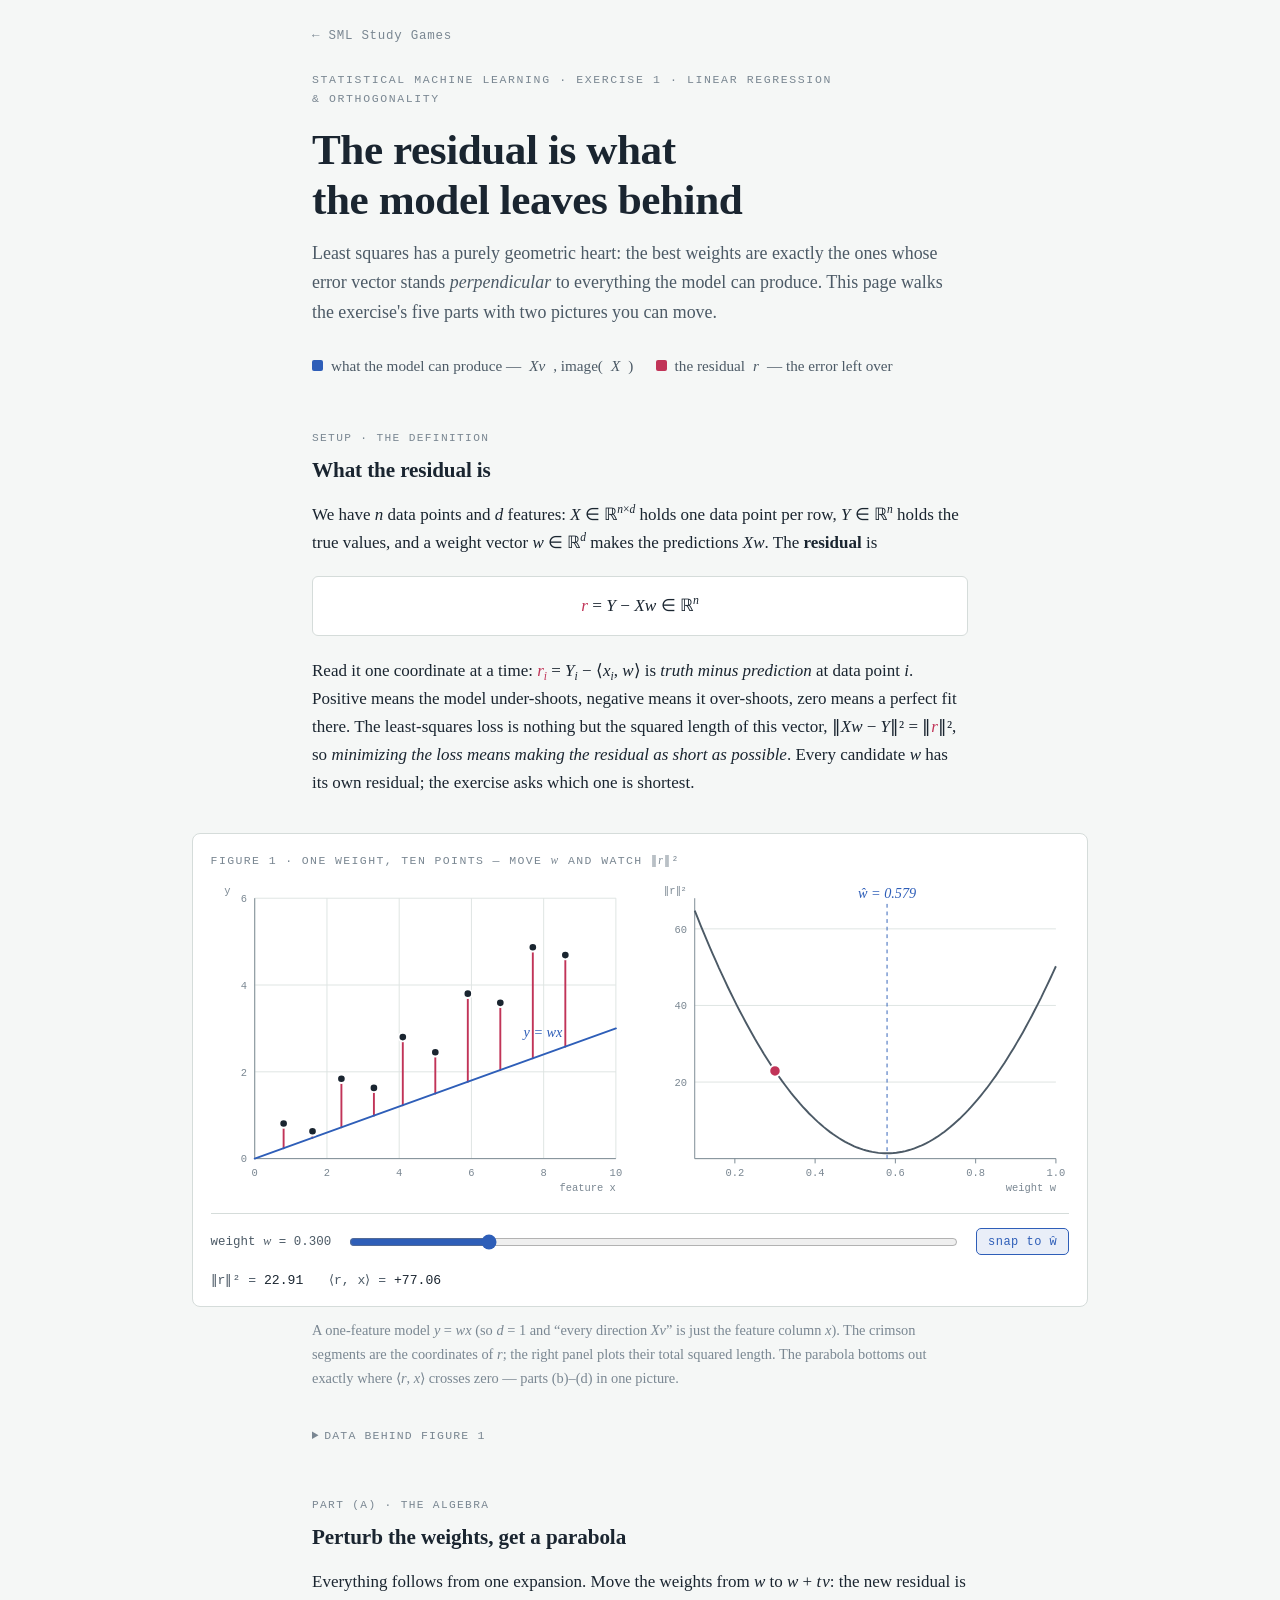
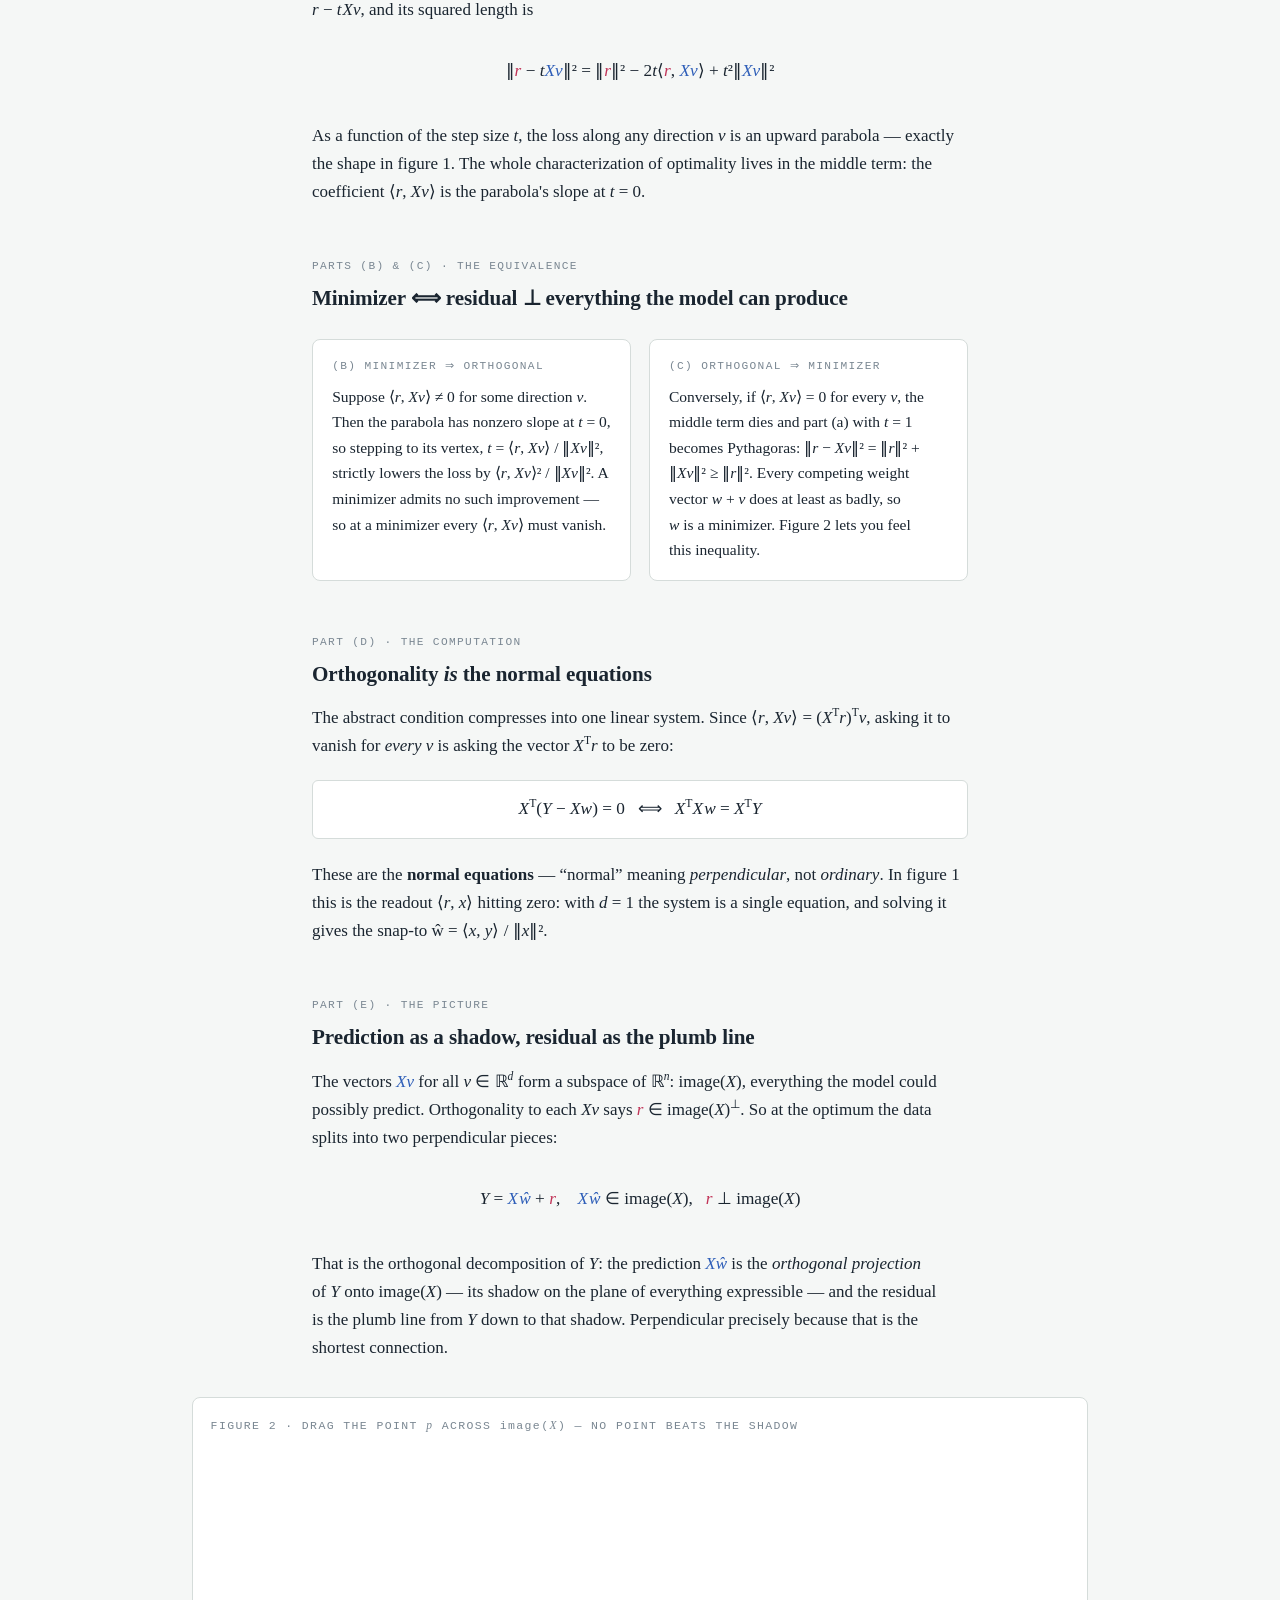
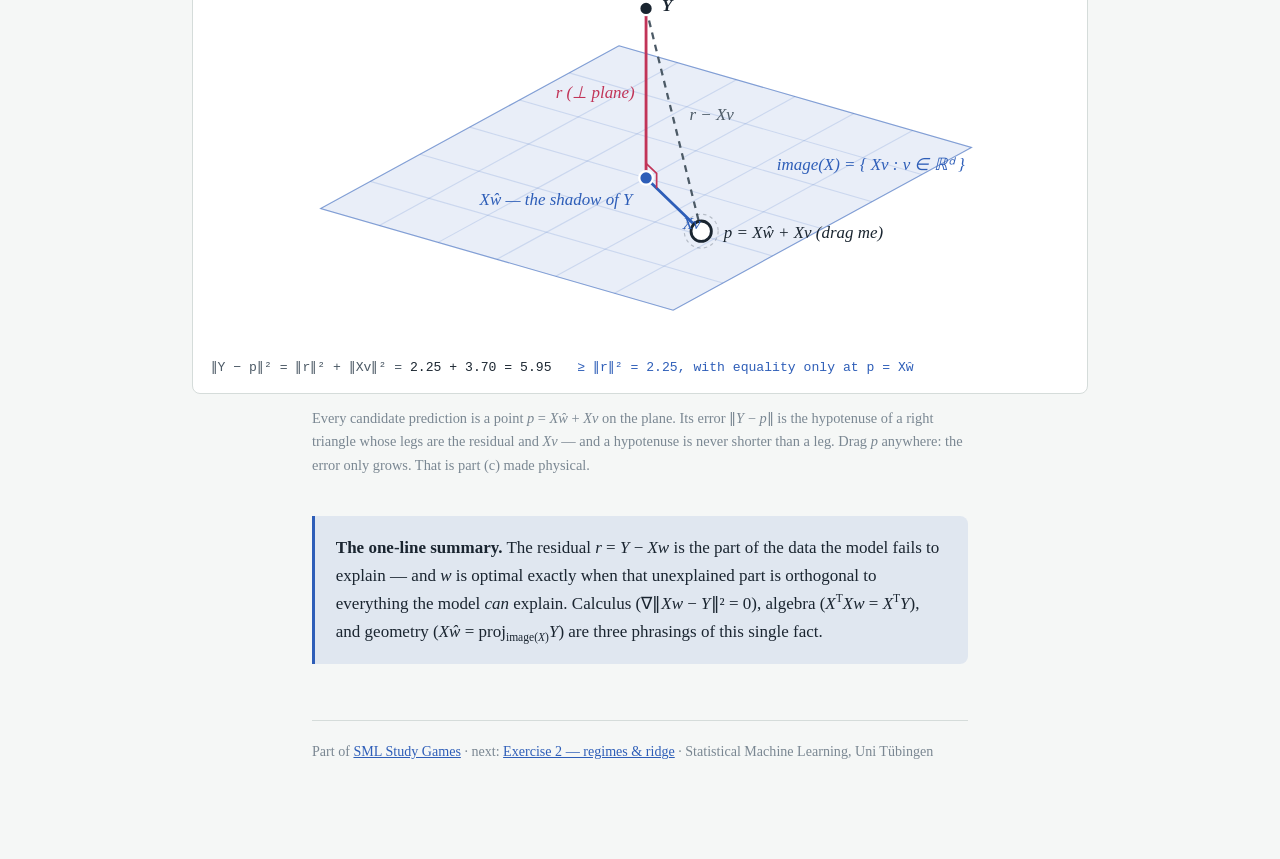
<file: residual.html>
<!DOCTYPE html>
<html lang="en">
<head>
  <meta charset="UTF-8">
  <meta name="viewport" content="width=device-width, initial-scale=1.0">
  <link rel="icon" href="data:image/svg+xml,<svg xmlns='http://www.w3.org/2000/svg' viewBox='0 0 100 100'><text y='.9em' font-size='90'>📐</text></svg>">
<title>The Residual, Geometrically</title>
<style>
  :root {
    --surface: #F5F7F6;
    --surface-2: #ECF0EF;
    --ink: #1A2530;
    --ink-2: #4C5A66;
    --muted: #7A8792;
    --line: #D5DCDA;
    --blue: #2E5EB8;
    --blue-soft: rgba(46, 94, 184, 0.10);
    --crimson: #C13458;
    --crimson-soft: rgba(193, 52, 88, 0.10);
    --grid: #DEE4E2;
    --card: #FFFFFF;
  }
  @media (prefers-color-scheme: dark) {
    :root {
      --surface: #131B22;
      --surface-2: #0E151B;
      --ink: #E8EDF1;
      --ink-2: #AEBAC4;
      --muted: #7E8B96;
      --line: #2B3843;
      --blue: #4A7BD0;
      --blue-soft: rgba(74, 123, 208, 0.16);
      --crimson: #D05578;
      --crimson-soft: rgba(208, 85, 120, 0.16);
      --grid: #223039;
      --card: #18222B;
    }
  }
  :root[data-theme="dark"] {
    --surface: #131B22;
    --surface-2: #0E151B;
    --ink: #E8EDF1;
    --ink-2: #AEBAC4;
    --muted: #7E8B96;
    --line: #2B3843;
    --blue: #4A7BD0;
    --blue-soft: rgba(74, 123, 208, 0.16);
    --crimson: #D05578;
    --crimson-soft: rgba(208, 85, 120, 0.16);
    --grid: #223039;
    --card: #18222B;
  }
  :root[data-theme="light"] {
    --surface: #F5F7F6;
    --surface-2: #ECF0EF;
    --ink: #1A2530;
    --ink-2: #4C5A66;
    --muted: #7A8792;
    --line: #D5DCDA;
    --blue: #2E5EB8;
    --blue-soft: rgba(46, 94, 184, 0.10);
    --crimson: #C13458;
    --crimson-soft: rgba(193, 52, 88, 0.10);
    --grid: #DEE4E2;
    --card: #FFFFFF;
  }

  html { background: var(--surface); }
  body {
    font-family: Charter, "Bitstream Charter", Cambria, Georgia, serif;
    font-size: 17px;
    line-height: 1.65;
    color: var(--ink);
    background: var(--surface);
    margin: 0;
    padding: 0 1.25rem 6rem;
  }
  .prose { max-width: 41rem; margin: 0 auto; }
  .wide  { max-width: 56rem; margin: 2.2rem auto; }

  .eyebrow {
    font-family: ui-monospace, "SF Mono", Menlo, Consolas, monospace;
    font-size: 0.72rem;
    letter-spacing: 0.14em;
    text-transform: uppercase;
    color: var(--muted);
  }
  header.prose { padding-top: 4.5rem; }
  h1 {
    font-size: clamp(1.9rem, 5vw, 2.7rem);
    line-height: 1.15;
    font-weight: 700;
    margin: 0.5rem 0 0.9rem;
    text-wrap: balance;
    letter-spacing: -0.01em;
  }
  .lede { font-size: 1.12rem; color: var(--ink-2); margin: 0; text-wrap: pretty; }

  h2 {
    font-size: 1.32rem;
    font-weight: 700;
    margin: 3.2rem 0 0.8rem;
    letter-spacing: -0.005em;
    text-wrap: balance;
  }
  h2 .partref {
    font-family: ui-monospace, "SF Mono", Menlo, Consolas, monospace;
    font-size: 0.7rem;
    font-weight: 400;
    letter-spacing: 0.12em;
    text-transform: uppercase;
    color: var(--muted);
    display: block;
    margin-bottom: 0.35rem;
  }
  p { margin: 0 0 1.05rem; text-wrap: pretty; }

  var, .mi {
    font-style: italic;
    font-family: Charter, "Bitstream Charter", Cambria, Georgia, serif;
    font-weight: 450;
  }
  .up { font-style: normal; }
  sup, sub { font-size: 0.68em; line-height: 0; }

  .eq {
    font-size: 1.08rem;
    text-align: center;
    padding: 0.9rem 1rem;
    margin: 1.2rem 0 1.35rem;
    overflow-x: auto;
    white-space: nowrap;
  }
  .eq.boxed {
    background: var(--card);
    border: 1px solid var(--line);
    border-radius: 6px;
  }
  .b { color: var(--blue); }
  .c { color: var(--crimson); }

  .chips { display: flex; gap: 1.4rem; flex-wrap: wrap; margin: 1.6rem 0 0; }
  .chip {
    display: flex; align-items: baseline; gap: 0.5rem;
    font-size: 0.95rem; color: var(--ink-2);
  }
  .chip .dot { width: 0.72em; height: 0.72em; border-radius: 2px; flex: none; align-self: center; }
  .dot.b { background: var(--blue); }
  .dot.c { background: var(--crimson); }

  figure { margin: 0; }
  .panel {
    background: var(--card);
    border: 1px solid var(--line);
    border-radius: 8px;
    padding: 1.1rem 1.1rem 0.9rem;
  }
  .fig-title {
    font-family: ui-monospace, "SF Mono", Menlo, Consolas, monospace;
    font-size: 0.72rem;
    letter-spacing: 0.12em;
    text-transform: uppercase;
    color: var(--muted);
    margin: 0 0 0.8rem;
  }
  .fig-title .tn { text-transform: none; }
  .fig-grid { display: grid; grid-template-columns: 1fr 1fr; gap: 1.4rem; }
  @media (max-width: 720px) { .fig-grid { grid-template-columns: 1fr; } }
  .fig-cell svg { display: block; width: 100%; height: auto; }
  .axis-label {
    font-family: ui-monospace, "SF Mono", Menlo, Consolas, monospace;
    font-size: 11px;
    fill: var(--muted);
  }
  .svg-math { font-family: Charter, Cambria, Georgia, serif; font-style: italic; font-size: 15px; }

  .controls {
    display: flex; align-items: center; gap: 1rem; flex-wrap: wrap;
    margin-top: 1rem; padding-top: 0.9rem;
    border-top: 1px solid var(--line);
  }
  .controls label {
    font-family: ui-monospace, "SF Mono", Menlo, Consolas, monospace;
    font-size: 0.78rem; color: var(--ink-2);
  }
  input[type="range"] { flex: 1 1 10rem; min-width: 8rem; accent-color: var(--blue); }
  button.snap {
    font-family: ui-monospace, "SF Mono", Menlo, Consolas, monospace;
    font-size: 0.75rem;
    letter-spacing: 0.04em;
    color: var(--blue);
    background: var(--blue-soft);
    border: 1px solid var(--blue);
    border-radius: 5px;
    padding: 0.35rem 0.7rem;
    cursor: pointer;
  }
  button.snap:hover { filter: brightness(1.08); }
  button.snap:focus-visible, input[type="range"]:focus-visible {
    outline: 2px solid var(--blue); outline-offset: 2px;
  }

  .readouts {
    display: flex; gap: 1.6rem; flex-wrap: wrap;
    font-family: ui-monospace, "SF Mono", Menlo, Consolas, monospace;
    font-size: 0.82rem;
    font-variant-numeric: tabular-nums;
    color: var(--ink-2);
    margin-top: 0.9rem;
  }
  .readouts b { font-weight: 400; color: var(--ink); }
  .flag {
    color: var(--blue);
    opacity: 0;
    transition: opacity 0.25s;
  }
  .flag.on { opacity: 1; }
  @media (prefers-reduced-motion: reduce) { .flag { transition: none; } }

  figcaption {
    max-width: 41rem; margin: 0.8rem auto 0;
    font-size: 0.9rem; color: var(--muted); text-wrap: pretty;
  }

  .tooltip {
    position: absolute;
    pointer-events: none;
    background: var(--ink);
    color: var(--surface);
    font-family: ui-monospace, "SF Mono", Menlo, Consolas, monospace;
    font-size: 0.72rem;
    padding: 0.3rem 0.5rem;
    border-radius: 4px;
    white-space: nowrap;
    opacity: 0;
    transform: translate(-50%, -130%);
  }
  .tooltip.on { opacity: 1; }

  .duo { display: grid; grid-template-columns: 1fr 1fr; gap: 1.1rem; margin: 1.4rem 0; }
  @media (max-width: 720px) { .duo { grid-template-columns: 1fr; } }
  .card {
    background: var(--card);
    border: 1px solid var(--line);
    border-radius: 8px;
    padding: 1.1rem 1.2rem;
    font-size: 0.97rem;
  }
  .card .tag {
    font-family: ui-monospace, "SF Mono", Menlo, Consolas, monospace;
    font-size: 0.7rem; letter-spacing: 0.12em; text-transform: uppercase;
    color: var(--muted); margin: 0 0 0.5rem;
  }
  .card p:last-child { margin-bottom: 0; }

  .takeaway {
    border-left: 3px solid var(--blue);
    background: var(--blue-soft);
    border-radius: 0 8px 8px 0;
    padding: 1.1rem 1.3rem;
    margin: 2.4rem 0 0;
  }
  .takeaway p { margin: 0; }

  table.vals {
    border-collapse: collapse;
    font-family: ui-monospace, "SF Mono", Menlo, Consolas, monospace;
    font-size: 0.78rem;
    font-variant-numeric: tabular-nums;
    margin: 0.6rem auto 0;
  }
  table.vals td, table.vals th {
    padding: 0.25rem 0.8rem;
    border-bottom: 1px solid var(--line);
    text-align: right;
    color: var(--ink-2);
    font-weight: 400;
  }
  details.data { max-width: 41rem; margin: 0.6rem auto 0; }
  details.data summary {
    font-family: ui-monospace, "SF Mono", Menlo, Consolas, monospace;
    font-size: 0.72rem; letter-spacing: 0.1em; text-transform: uppercase;
    color: var(--muted); cursor: pointer;
  }

  .backlink {
    max-width: 41rem;
    margin: 1.6rem auto -3rem;
    font-family: ui-monospace, "SF Mono", Menlo, Consolas, monospace;
    font-size: 0.78rem;
    letter-spacing: 0.06em;
  }
  .backlink a { color: var(--muted); text-decoration: none; }
  .backlink a:hover, .backlink a:focus-visible { color: var(--blue); }
  footer.site {
    max-width: 41rem;
    margin: 3.5rem auto 0;
    padding-top: 1.2rem;
    border-top: 1px solid var(--line);
    font-size: 0.88rem;
    color: var(--muted);
  }
  footer.site a { color: var(--blue); }
</style>
</head>
<body>

<nav class="backlink"><a href="./">← SML Study Games</a></nav>

<header class="prose">
  <p class="eyebrow">Statistical Machine Learning · Exercise 1 · Linear Regression &amp; Orthogonality</p>
  <h1>The residual is what the model leaves behind</h1>
  <p class="lede">
    Least squares has a purely geometric heart: the best weights are exactly the ones whose
    error vector stands <em>perpendicular</em> to everything the model can produce. This page walks
    the exercise's five parts with two pictures you can move.
  </p>
  <div class="chips">
    <span class="chip"><span class="dot b"></span>what the model can produce — <span class="mi">X&#8203;v</span>, image(<var>X</var>)</span>
    <span class="chip"><span class="dot c"></span>the residual <var>r</var> — the error left over</span>
  </div>
</header>

<section class="prose">
  <h2><span class="partref">Setup · the definition</span>What the residual is</h2>
  <p>
    We have <var>n</var> data points and <var>d</var> features: <var>X</var> ∈ ℝ<sup><var>n</var>×<var>d</var></sup>
    holds one data point per row, <var>Y</var> ∈ ℝ<sup><var>n</var></sup> holds the true values, and a weight
    vector <var>w</var> ∈ ℝ<sup><var>d</var></sup> makes the predictions <var>Xw</var>. The <strong>residual</strong> is
  </p>
  <p class="eq boxed"><span class="c"><var>r</var></span> = <var>Y</var> − <var>Xw</var> ∈ ℝ<sup><var>n</var></sup></p>
  <p>
    Read it one coordinate at a time: <span class="c"><var>r</var><sub><var>i</var></sub></span> = <var>Y</var><sub><var>i</var></sub> − ⟨<var>x</var><sub><var>i</var></sub>, <var>w</var>⟩
    is <em>truth minus prediction</em> at data point <var>i</var>. Positive means the model under-shoots,
    negative means it over-shoots, zero means a perfect fit there. The least-squares loss is nothing
    but the squared length of this vector, ‖<var>Xw</var> − <var>Y</var>‖² = ‖<span class="c"><var>r</var></span>‖², so
    <em>minimizing the loss means making the residual as short as possible</em>. Every candidate
    <var>w</var> has its own residual; the exercise asks which one is shortest.
  </p>
</section>

<figure class="wide" id="fig1-wrap" style="position: relative;">
  <div class="panel">
    <p class="fig-title">Figure 1 · one weight, ten points — move <span class="tn"><var>w</var></span> and watch <span class="tn">‖<var>r</var>‖²</span></p>
    <div class="fig-grid">
      <div class="fig-cell"><svg id="fit-svg" viewBox="0 0 440 330" role="img" aria-label="Scatter plot of ten data points with a fitted line through the origin and vertical crimson residual segments"></svg></div>
      <div class="fig-cell"><svg id="loss-svg" viewBox="0 0 440 330" role="img" aria-label="Parabola showing the squared residual norm as a function of the weight, with the current weight marked"></svg></div>
    </div>
    <div class="controls">
      <label for="wslider">weight <var>w</var> = <span id="wval">0.500</span></label>
      <input type="range" id="wslider" min="0.10" max="1.00" step="0.005" value="0.30" aria-label="weight w">
      <button class="snap" id="snapbtn" type="button">snap to ŵ</button>
    </div>
    <div class="readouts">
      <span>‖r‖² = <b id="lossval">–</b></span>
      <span>⟨r, x⟩ = <b id="dotval">–</b></span>
      <span class="flag" id="orthoflag">⟨r, x⟩ = 0 — residual ⊥ predictions ✓</span>
    </div>
  </div>
  <div class="tooltip" id="tip1"></div>
  <figcaption>
    A one-feature model <var>y</var> = <var>wx</var> (so <var>d</var> = 1 and “every direction
    <var>Xv</var>” is just the feature column <var>x</var>). The crimson segments are the coordinates of
    <var>r</var>; the right panel plots their total squared length. The parabola bottoms out exactly
    where ⟨<var>r</var>, <var>x</var>⟩ crosses zero — parts (b)–(d) in one picture.
  </figcaption>
</figure>

<details class="data">
  <summary>Data behind figure 1</summary>
  <table class="vals" id="datatable">
    <tr><th><var>i</var></th><th><var>x</var><sub><var>i</var></sub></th><th><var>y</var><sub><var>i</var></sub></th></tr>
  </table>
</details>

<section class="prose">
  <h2><span class="partref">Part (a) · the algebra</span>Perturb the weights, get a parabola</h2>
  <p>
    Everything follows from one expansion. Move the weights from <var>w</var> to
    <var>w</var> + <var>t&#8202;v</var>: the new residual is <var>r</var> − <var>t&#8202;Xv</var>, and its squared length is
  </p>
  <p class="eq">‖<span class="c"><var>r</var></span> − <var>t</var><span class="b"><var>Xv</var></span>‖² &#61; ‖<span class="c"><var>r</var></span>‖² − 2<var>t</var>⟨<span class="c"><var>r</var></span>, <span class="b"><var>Xv</var></span>⟩ + <var>t</var>²‖<span class="b"><var>Xv</var></span>‖²</p>
  <p>
    As a function of the step size <var>t</var>, the loss along any direction <var>v</var> is an upward
    parabola — exactly the shape in figure 1. The whole characterization of optimality lives in the
    middle term: the coefficient ⟨<var>r</var>, <var>Xv</var>⟩ is the parabola's slope at <var>t</var> = 0.
  </p>
</section>

<section class="prose">
  <h2><span class="partref">Parts (b) &amp; (c) · the equivalence</span>Minimizer ⟺ residual ⊥ everything the model can produce</h2>
  <div class="duo">
    <div class="card">
      <p class="tag">(b) minimizer ⇒ orthogonal</p>
      <p>
        Suppose ⟨<var>r</var>, <var>Xv</var>⟩ ≠ 0 for some direction <var>v</var>. Then the parabola has
        nonzero slope at <var>t</var> = 0, so stepping to its vertex,
        <var>t</var> = ⟨<var>r</var>, <var>Xv</var>⟩ / ‖<var>Xv</var>‖², strictly lowers the loss by
        ⟨<var>r</var>, <var>Xv</var>⟩² / ‖<var>Xv</var>‖². A minimizer admits no such improvement — so at a
        minimizer every ⟨<var>r</var>, <var>Xv</var>⟩ must vanish.
      </p>
    </div>
    <div class="card">
      <p class="tag">(c) orthogonal ⇒ minimizer</p>
      <p>
        Conversely, if ⟨<var>r</var>, <var>Xv</var>⟩ = 0 for every <var>v</var>, the middle term dies and
        part (a) with <var>t</var> = 1 becomes Pythagoras:
        ‖<var>r</var> − <var>Xv</var>‖² = ‖<var>r</var>‖² + ‖<var>Xv</var>‖² ≥ ‖<var>r</var>‖².
        Every competing weight vector <var>w</var> + <var>v</var> does at least as badly, so <var>w</var> is
        a minimizer. Figure 2 lets you feel this inequality.
      </p>
    </div>
  </div>
</section>

<section class="prose">
  <h2><span class="partref">Part (d) · the computation</span>Orthogonality <em>is</em> the normal equations</h2>
  <p>
    The abstract condition compresses into one linear system. Since
    ⟨<var>r</var>, <var>Xv</var>⟩ = (<var>X</var><sup>T</sup><var>r</var>)<sup>T</sup><var>v</var>, asking it to vanish
    for <em>every</em> <var>v</var> is asking the vector <var>X</var><sup>T</sup><var>r</var> to be zero:
  </p>
  <p class="eq boxed"><var>X</var><sup>T</sup>(<var>Y</var> − <var>Xw</var>) = 0 &nbsp;&nbsp;⟺&nbsp;&nbsp; <var>X</var><sup>T</sup><var>X&#8202;w</var> = <var>X</var><sup>T</sup><var>Y</var></p>
  <p>
    These are the <strong>normal equations</strong> — “normal” meaning <em>perpendicular</em>, not
    <em>ordinary</em>. In figure 1 this is the readout ⟨<var>r</var>, <var>x</var>⟩ hitting zero: with
    <var>d</var> = 1 the system is a single equation, and solving it gives the snap-to
    ŵ = ⟨<var>x</var>, <var>y</var>⟩ / ‖<var>x</var>‖².
  </p>
</section>

<section class="prose">
  <h2><span class="partref">Part (e) · the picture</span>Prediction as a shadow, residual as the plumb line</h2>
  <p>
    The vectors <span class="b"><var>Xv</var></span> for all <var>v</var> ∈ ℝ<sup><var>d</var></sup> form a
    subspace of ℝ<sup><var>n</var></sup>: image(<var>X</var>), everything the model could possibly predict.
    Orthogonality to each <var>Xv</var> says <span class="c"><var>r</var></span> ∈ image(<var>X</var>)<sup>⊥</sup>.
    So at the optimum the data splits into two perpendicular pieces:
  </p>
  <p class="eq"><var>Y</var> &#61; <span class="b"><var>X&#8202;ŵ</var></span> + <span class="c"><var>r</var></span>, &nbsp;&nbsp; <span class="b"><var>X&#8202;ŵ</var></span> ∈ image(<var>X</var>), &nbsp; <span class="c"><var>r</var></span> ⊥ image(<var>X</var>)</p>
  <p>
    That is the orthogonal decomposition of <var>Y</var>: the prediction
    <span class="b"><var>Xŵ</var></span> is the <em>orthogonal projection</em> of <var>Y</var> onto
    image(<var>X</var>) — its shadow on the plane of everything expressible — and the residual is the
    plumb line from <var>Y</var> down to that shadow. Perpendicular precisely because that is the
    shortest connection.
  </p>
</section>

<figure class="wide" id="fig2-wrap">
  <div class="panel">
    <p class="fig-title">Figure 2 · drag the point <span class="tn"><var>p</var></span> across <span class="tn">image(<var>X</var>)</span> — no point beats the shadow</p>
    <svg id="proj-svg" viewBox="0 0 760 430" role="img" aria-label="A plane representing the image of X, with Y floating above it, its projection X w-hat on the plane, the crimson residual dropping perpendicularly, and a draggable competing point p on the plane"></svg>
    <div class="readouts">
      <span>‖Y − p‖² = ‖r‖² + ‖Xv‖² = <b>2.25 + <span id="xvval">0.00</span> = <span id="hypval">2.25</span></b></span>
      <span class="flag on" id="pythflag">≥ ‖r‖² = 2.25, with equality only at p = Xŵ</span>
    </div>
  </div>
  <figcaption>
    Every candidate prediction is a point <var>p</var> = <var>Xŵ</var> + <var>Xv</var> on the plane. Its
    error ‖<var>Y</var> − <var>p</var>‖ is the hypotenuse of a right triangle whose legs are the residual
    and <var>Xv</var> — and a hypotenuse is never shorter than a leg. Drag <var>p</var> anywhere: the
    error only grows. That is part (c) made physical.
  </figcaption>
</figure>

<section class="prose">
  <div class="takeaway">
    <p>
      <strong>The one-line summary.</strong> The residual <var>r</var> = <var>Y</var> − <var>Xw</var> is
      the part of the data the model fails to explain — and <var>w</var> is optimal exactly when that
      unexplained part is orthogonal to everything the model <em>can</em> explain. Calculus
      (∇‖<var>Xw</var> − <var>Y</var>‖² = 0), algebra (<var>X</var><sup>T</sup><var>Xw</var> = <var>X</var><sup>T</sup><var>Y</var>),
      and geometry (<var>Xŵ</var> = proj<sub>image(<var>X</var>)</sub><var>Y</var>) are three phrasings of
      this single fact.
    </p>
  </div>
</section>

<script>
(function () {
  var css = function (name) {
    return getComputedStyle(document.documentElement).getPropertyValue(name).trim();
  };
  var NS = "http://www.w3.org/2000/svg";
  function el(parent, tag, attrs) {
    var e = document.createElementNS(NS, tag);
    for (var k in attrs) e.setAttribute(k, attrs[k]);
    parent.appendChild(e);
    return e;
  }

  /* ---------- Figure 1 ---------- */
  var xs = [0.8, 1.6, 2.4, 3.3, 4.1, 5.0, 5.9, 6.8, 7.7, 8.6];
  var ys = [0.81, 0.63, 1.84, 1.63, 2.80, 2.45, 3.80, 3.59, 4.87, 4.69];
  var n = xs.length;
  var sxx = 0, sxy = 0;
  for (var i = 0; i < n; i++) { sxx += xs[i] * xs[i]; sxy += xs[i] * ys[i]; }
  var wHat = sxy / sxx;

  var tbl = document.getElementById("datatable");
  for (i = 0; i < n; i++) {
    var tr = document.createElement("tr");
    tr.innerHTML = "<td>" + (i + 1) + "</td><td>" + xs[i].toFixed(1) + "</td><td>" + ys[i].toFixed(2) + "</td>";
    tbl.appendChild(tr);
  }

  function loss(w) {
    var s = 0;
    for (var i = 0; i < n; i++) { var r = ys[i] - w * xs[i]; s += r * r; }
    return s;
  }
  function rdotx(w) {
    var s = 0;
    for (var i = 0; i < n; i++) s += xs[i] * (ys[i] - w * xs[i]);
    return s;
  }

  // scatter panel: data range x 0..10, y 0..6
  var M = { l: 46, r: 14, t: 16, b: 40 }, W = 440, H = 330;
  var pw = W - M.l - M.r, ph = H - M.t - M.b;
  function sx(x) { return M.l + (x / 10) * pw; }
  function sy(y) { return M.t + (1 - y / 6) * ph; }

  var fit = document.getElementById("fit-svg");
  for (var gx = 0; gx <= 10; gx += 2) el(fit, "line", { x1: sx(gx), y1: M.t, x2: sx(gx), y2: H - M.b, stroke: "var(--grid)", "stroke-width": 1 });
  for (var gy = 0; gy <= 6; gy += 2) el(fit, "line", { x1: M.l, y1: sy(gy), x2: W - M.r, y2: sy(gy), stroke: "var(--grid)", "stroke-width": 1 });
  el(fit, "line", { x1: M.l, y1: H - M.b, x2: W - M.r, y2: H - M.b, stroke: "var(--muted)", "stroke-width": 1 });
  el(fit, "line", { x1: M.l, y1: M.t, x2: M.l, y2: H - M.b, stroke: "var(--muted)", "stroke-width": 1 });
  for (gx = 0; gx <= 10; gx += 2) { var t1 = el(fit, "text", { x: sx(gx), y: H - M.b + 18, "text-anchor": "middle", "class": "axis-label" }); t1.textContent = gx; }
  for (gy = 0; gy <= 6; gy += 2) { var t2 = el(fit, "text", { x: M.l - 8, y: sy(gy) + 4, "text-anchor": "end", "class": "axis-label" }); t2.textContent = gy; }
  var xl = el(fit, "text", { x: W - M.r, y: H - 6, "text-anchor": "end", "class": "axis-label" }); xl.textContent = "feature x";
  var yl = el(fit, "text", { x: M.l - 32, y: M.t - 4, "class": "axis-label" }); yl.textContent = "y";

  var resGroup = el(fit, "g", {});
  var fitLine = el(fit, "line", { stroke: "var(--blue)", "stroke-width": 2, "stroke-linecap": "round" });
  var dotGroup = el(fit, "g", {});
  var resSegs = [], dots = [];
  for (i = 0; i < n; i++) {
    resSegs.push(el(resGroup, "line", { stroke: "var(--crimson)", "stroke-width": 2, "stroke-linecap": "round" }));
    dots.push(el(dotGroup, "circle", { r: 4.5, fill: "var(--ink)", stroke: "var(--card)", "stroke-width": 2, "data-i": i, style: "cursor: default;" }));
  }
  var lineLabel = el(fit, "text", { "class": "svg-math", fill: "var(--blue)" }); lineLabel.textContent = "y = wx";

  // loss panel: w range matches slider
  var wMin = 0.10, wMax = 1.00;
  var lossMax = Math.max(loss(wMin), loss(wMax)) * 1.05;
  function lx(w) { return M.l + ((w - wMin) / (wMax - wMin)) * pw; }
  function ly(v) { return M.t + (1 - v / lossMax) * ph; }

  var lsvg = document.getElementById("loss-svg");
  for (gy = 0; gy <= lossMax; gy += 20) el(lsvg, "line", { x1: M.l, y1: ly(gy), x2: W - M.r, y2: ly(gy), stroke: "var(--grid)", "stroke-width": 1 });
  el(lsvg, "line", { x1: M.l, y1: H - M.b, x2: W - M.r, y2: H - M.b, stroke: "var(--muted)", "stroke-width": 1 });
  el(lsvg, "line", { x1: M.l, y1: M.t, x2: M.l, y2: H - M.b, stroke: "var(--muted)", "stroke-width": 1 });
  var d = "";
  for (i = 0; i <= 120; i++) {
    var wv = wMin + (i / 120) * (wMax - wMin);
    d += (i ? "L" : "M") + lx(wv).toFixed(1) + "," + ly(loss(wv)).toFixed(1);
  }
  el(lsvg, "path", { d: d, fill: "none", stroke: "var(--ink-2)", "stroke-width": 2 });
  el(lsvg, "line", { x1: lx(wHat), y1: M.t + 6, x2: lx(wHat), y2: H - M.b, stroke: "var(--blue)", "stroke-width": 1, "stroke-dasharray": "4 4" });
  var hatLabel = el(lsvg, "text", { x: lx(wHat), y: M.t, "text-anchor": "middle", "class": "svg-math", fill: "var(--blue)" });
  hatLabel.textContent = "ŵ = " + wHat.toFixed(3);
  for (gy = 20; gy < lossMax; gy += 20) { var t3 = el(lsvg, "text", { x: M.l - 8, y: ly(gy) + 4, "text-anchor": "end", "class": "axis-label" }); t3.textContent = gy; }
  [0.2, 0.4, 0.6, 0.8, 1.0].forEach(function (wv) {
    var t = el(lsvg, "text", { x: lx(wv), y: H - M.b + 18, "text-anchor": "middle", "class": "axis-label" });
    t.textContent = wv.toFixed(1);
    el(lsvg, "line", { x1: lx(wv), y1: H - M.b, x2: lx(wv), y2: H - M.b + 5, stroke: "var(--muted)", "stroke-width": 1 });
  });
  var xl2 = el(lsvg, "text", { x: W - M.r, y: H - 6, "text-anchor": "end", "class": "axis-label" }); xl2.textContent = "weight w";
  var yl2 = el(lsvg, "text", { x: M.l - 32, y: M.t - 4, "class": "axis-label" }); yl2.textContent = "‖r‖²";
  var marker = el(lsvg, "circle", { r: 6, fill: "var(--crimson)", stroke: "var(--card)", "stroke-width": 2 });

  var slider = document.getElementById("wslider");
  var wvalEl = document.getElementById("wval");
  var lossEl = document.getElementById("lossval");
  var dotEl = document.getElementById("dotval");
  var flag = document.getElementById("orthoflag");
  var curW = parseFloat(slider.value);

  function render() {
    var w = curW;
    wvalEl.textContent = w.toFixed(3);
    var xEnd = Math.min(10, 6 / w);
    fitLine.setAttribute("x1", sx(0)); fitLine.setAttribute("y1", sy(0));
    fitLine.setAttribute("x2", sx(xEnd)); fitLine.setAttribute("y2", sy(w * xEnd));
    var labX = Math.min(8.6, xEnd) ;
    lineLabel.setAttribute("x", sx(labX) - 44);
    lineLabel.setAttribute("y", sy(w * labX) + (w * labX >= 5.6 ? 24 : -10));
    for (var i = 0; i < n; i++) {
      dots[i].setAttribute("cx", sx(xs[i])); dots[i].setAttribute("cy", sy(ys[i]));
      resSegs[i].setAttribute("x1", sx(xs[i])); resSegs[i].setAttribute("y1", sy(ys[i]));
      resSegs[i].setAttribute("x2", sx(xs[i])); resSegs[i].setAttribute("y2", sy(Math.max(0, Math.min(6, w * xs[i]))));
    }
    lossEl.textContent = loss(w).toFixed(2);
    var dp = rdotx(w);
    dotEl.textContent = (dp >= 0 ? "+" : "") + dp.toFixed(2);
    flag.classList.toggle("on", Math.abs(dp) < 0.5);
    marker.setAttribute("cx", lx(w)); marker.setAttribute("cy", ly(loss(w)));
  }
  slider.addEventListener("input", function () { curW = parseFloat(slider.value); render(); });
  document.getElementById("snapbtn").addEventListener("click", function () {
    curW = wHat; slider.value = wHat; render();
  });

  var tip = document.getElementById("tip1");
  var wrap1 = document.getElementById("fig1-wrap");
  dots.forEach(function (dot) {
    dot.addEventListener("pointerenter", function () {
      var i = +dot.getAttribute("data-i");
      var r = ys[i] - curW * xs[i];
      tip.textContent = "x=" + xs[i].toFixed(1) + "  y=" + ys[i].toFixed(2) + "  r=" + (r >= 0 ? "+" : "") + r.toFixed(2);
      var db = dot.getBoundingClientRect(), wb = wrap1.getBoundingClientRect();
      tip.style.left = (db.left + db.width / 2 - wb.left) + "px";
      tip.style.top = (db.top - wb.top) + "px";
      tip.classList.add("on");
    });
    dot.addEventListener("pointerleave", function () { tip.classList.remove("on"); });
  });
  render();

  /* ---------- Figure 2 ---------- */
  var svg2 = document.getElementById("proj-svg");
  var C = { x: 385, y: 292 };            // foot of the perpendicular, Xŵ
  var eu = { x: 52, y: 15 }, ev = { x: -44, y: 24 };  // plane basis on screen
  var EXT = 3;                            // plane extent in plane units
  var RLEN = 1.5, RPIX = 150;             // residual: 1.5 units tall, 150px on screen
  function toScreen(u, v) { return { x: C.x + u * eu.x + v * ev.x, y: C.y + u * eu.y + v * ev.y }; }
  var det = eu.x * ev.y - eu.y * ev.x;
  function toPlane(dx, dy) {
    return { u: (dx * ev.y - dy * ev.x) / det, v: (dy * eu.x - dx * eu.y) / det };
  }
  var Ypt = { x: C.x, y: C.y - RPIX };

  // plane fill + grid
  var c1 = toScreen(-EXT, -EXT), c2 = toScreen(EXT, -EXT), c3 = toScreen(EXT, EXT), c4 = toScreen(-EXT, EXT);
  el(svg2, "polygon", {
    points: [c1, c2, c3, c4].map(function (p) { return p.x + "," + p.y; }).join(" "),
    fill: "var(--blue-soft)", stroke: "var(--blue)", "stroke-width": 1, "stroke-opacity": 0.5
  });
  for (var g = -EXT; g <= EXT; g++) {
    var a = toScreen(g, -EXT), b = toScreen(g, EXT);
    el(svg2, "line", { x1: a.x, y1: a.y, x2: b.x, y2: b.y, stroke: "var(--blue)", "stroke-opacity": 0.16, "stroke-width": 1 });
    a = toScreen(-EXT, g); b = toScreen(EXT, g);
    el(svg2, "line", { x1: a.x, y1: a.y, x2: b.x, y2: b.y, stroke: "var(--blue)", "stroke-opacity": 0.16, "stroke-width": 1 });
  }
  var planeLab = el(svg2, "text", { x: c2.x - 6, y: c2.y + 20, "text-anchor": "end", "class": "svg-math", fill: "var(--blue)" });
  planeLab.textContent = "image(X) = { Xv : v ∈ ℝᵈ }";

  var hyp = el(svg2, "line", { stroke: "var(--ink-2)", "stroke-width": 2, "stroke-dasharray": "6 5" });
  var xvLine = el(svg2, "line", { stroke: "var(--blue)", "stroke-width": 2.5, "stroke-linecap": "round" });
  var resLine = el(svg2, "line", { x1: C.x, y1: C.y, x2: Ypt.x, y2: Ypt.y, stroke: "var(--crimson)", "stroke-width": 2.5, "stroke-linecap": "round" });
  var sq = el(svg2, "path", { fill: "none", stroke: "var(--crimson)", "stroke-width": 1.5 });

  el(svg2, "circle", { cx: Ypt.x, cy: Ypt.y, r: 6, fill: "var(--ink)", stroke: "var(--card)", "stroke-width": 2 });
  el(svg2, "circle", { cx: C.x, cy: C.y, r: 6, fill: "var(--blue)", stroke: "var(--card)", "stroke-width": 2 });
  var pDot = el(svg2, "circle", { r: 9, fill: "var(--card)", stroke: "var(--ink)", "stroke-width": 2.5, style: "cursor: grab;", tabindex: 0 });
  var pRing = el(svg2, "circle", { r: 15, fill: "none", stroke: "var(--ink)", "stroke-opacity": 0.25, "stroke-width": 1, "stroke-dasharray": "3 3", "pointer-events": "none" });

  var yLab = el(svg2, "text", { x: Ypt.x + 14, y: Ypt.y + 2, "class": "svg-math", fill: "var(--ink)", "font-weight": "bold" }); yLab.textContent = "Y";
  var rLab = el(svg2, "text", { x: C.x - 10, y: C.y - RPIX / 2 + 4, "text-anchor": "end", "class": "svg-math", fill: "var(--crimson)" }); rLab.textContent = "r  (⊥ plane)";
  var fLab = el(svg2, "text", { x: C.x - 12, y: C.y + 24, "text-anchor": "end", "class": "svg-math", fill: "var(--blue)" }); fLab.textContent = "Xŵ  — the shadow of Y";
  var xvLab = el(svg2, "text", { "class": "svg-math", fill: "var(--blue)" }); xvLab.textContent = "Xv";
  var pLab = el(svg2, "text", { "class": "svg-math", fill: "var(--ink)" }); pLab.textContent = "p = Xŵ + Xv  (drag me)";
  var hypLab = el(svg2, "text", { "class": "svg-math", fill: "var(--ink-2)" }); hypLab.textContent = "r − Xv";

  var pu = 1.7, pv = 0.9;
  var xvEl = document.getElementById("xvval");
  var hypEl = document.getElementById("hypval");
  var pyth = document.getElementById("pythflag");

  function render2() {
    var P = toScreen(pu, pv);
    pDot.setAttribute("cx", P.x); pDot.setAttribute("cy", P.y);
    pRing.setAttribute("cx", P.x); pRing.setAttribute("cy", P.y);
    xvLine.setAttribute("x1", C.x); xvLine.setAttribute("y1", C.y);
    xvLine.setAttribute("x2", P.x); xvLine.setAttribute("y2", P.y);
    hyp.setAttribute("x1", Ypt.x); hyp.setAttribute("y1", Ypt.y);
    hyp.setAttribute("x2", P.x); hyp.setAttribute("y2", P.y);
    xvLab.setAttribute("x", (C.x + P.x) / 2 + 8);
    xvLab.setAttribute("y", (C.y + P.y) / 2 + 22);
    pLab.setAttribute("x", P.x + (P.x > C.x ? 20 : -20));
    pLab.setAttribute("y", P.y + 6);
    pLab.setAttribute("text-anchor", P.x > C.x ? "start" : "end");
    hypLab.setAttribute("x", (Ypt.x + P.x) / 2 + (P.x > C.x ? 14 : -14));
    hypLab.setAttribute("y", (Ypt.y + P.y) / 2);
    hypLab.setAttribute("text-anchor", P.x > C.x ? "start" : "end");

    // right-angle marker at the foot, between r (up) and the direction toward p
    var dx = P.x - C.x, dy = P.y - C.y, L = Math.hypot(dx, dy) || 1;
    var ux = dx / L * 13, uy = dy / L * 13;
    sq.setAttribute("d", "M" + (C.x + ux) + "," + (C.y + uy) +
      " L" + (C.x + ux) + "," + (C.y + uy - 13) + " L" + C.x + "," + (C.y - 13));

    var xv2s = pu * pu + pv * pv;
    xvEl.textContent = xv2s.toFixed(2);
    hypEl.textContent = (RLEN * RLEN + xv2s).toFixed(2);
    var atFoot = xv2s < 0.02;
    pyth.textContent = atFoot
      ? "equality! p = Xŵ — you found the projection"
      : "≥ ‖r‖² = 2.25, with equality only at p = Xŵ";
  }

  var dragging = false;
  pDot.addEventListener("pointerdown", function (ev2) {
    dragging = true; pDot.setPointerCapture(ev2.pointerId);
    pDot.style.cursor = "grabbing";
  });
  pDot.addEventListener("pointerup", function () { dragging = false; pDot.style.cursor = "grab"; });
  svg2.addEventListener("pointermove", function (ev2) {
    if (!dragging) return;
    var r = svg2.getBoundingClientRect();
    var mx = (ev2.clientX - r.left) * (760 / r.width);
    var my = (ev2.clientY - r.top) * (430 / r.height);
    var pc = toPlane(mx - C.x, my - C.y);
    pu = Math.max(-2.7, Math.min(2.7, pc.u));
    pv = Math.max(-2.7, Math.min(2.7, pc.v));
    render2();
  });
  pDot.addEventListener("keydown", function (ev2) {
    var step = 0.2, moved = true;
    if (ev2.key === "ArrowLeft") pu -= step;
    else if (ev2.key === "ArrowRight") pu += step;
    else if (ev2.key === "ArrowUp") pv -= step;
    else if (ev2.key === "ArrowDown") pv += step;
    else moved = false;
    if (moved) {
      pu = Math.max(-2.7, Math.min(2.7, pu));
      pv = Math.max(-2.7, Math.min(2.7, pv));
      render2();
      ev2.preventDefault();
    }
  });
  render2();
})();
</script>
<footer class="site prose">Part of <a href="./">SML Study Games</a> · next: <a href="regimes.html">Exercise 2 — regimes &amp; ridge</a> · Statistical Machine Learning, Uni Tübingen</footer>
</body>
</html>
</file>
<file: style.css>
:root {
  --bg: #f5f6fa;
  --surface: #ffffff;
  --surface-2: #eef0f6;
  --text: #1c2333;
  --muted: #5b647a;
  --accent: #4f6df5;
  --accent-text: #ffffff;
  --good: #2fa36b;
  --bad: #d9534f;
  --border: #d8dce8;
  --shadow: 0 2px 10px rgba(20, 30, 60, 0.08);
  /* viz palette (validated light-mode steps) */
  --vz-s1: #2a78d6;
  --vz-s2: #008300;
  --vz-s3: #e87ba4;
  --vz-axis: #c3c2b7;
  --vz-grid: #e1e0d9;
  --vz-ink: #898781;
}
@media (prefers-color-scheme: dark) {
  :root {
    --bg: #12141c;
    --surface: #1c1f2b;
    --surface-2: #262a3a;
    --text: #e8eaf2;
    --muted: #9aa2b8;
    --accent: #7a90ff;
    --accent-text: #10121a;
    --good: #4cc38a;
    --bad: #e5726e;
    --border: #333850;
    --shadow: 0 2px 10px rgba(0, 0, 0, 0.35);
    /* viz palette (dark-mode steps — selected, not auto-flipped) */
    --vz-s1: #3987e5;
    --vz-s2: #008300;
    --vz-s3: #d55181;
    --vz-axis: #383835;
    --vz-grid: #2c2c2a;
    --vz-ink: #898781;
  }
}

* { box-sizing: border-box; margin: 0; padding: 0; }

body {
  font-family: system-ui, -apple-system, "Segoe UI", Roboto, sans-serif;
  background: var(--bg);
  color: var(--text);
  min-height: 100vh;
  display: flex;
  flex-direction: column;
}

header { text-align: center; padding: 2rem 1rem 1rem; }
h1 { font-size: 1.9rem; }
.subtitle { color: var(--muted); margin: 0.3rem 0 1rem; }

nav { display: flex; gap: 0.5rem; justify-content: center; flex-wrap: wrap; }
nav button {
  border: 1px solid var(--border);
  background: var(--surface);
  color: var(--text);
  padding: 0.5rem 1.1rem;
  border-radius: 999px;
  font-size: 1rem;
  cursor: pointer;
}
nav button.active { background: var(--accent); color: var(--accent-text); border-color: var(--accent); }

main { flex: 1; width: 100%; max-width: 960px; margin: 0 auto; padding: 1.5rem 1rem; }
.hidden { display: none !important; }

footer { text-align: center; color: var(--muted); padding: 1.5rem; font-size: 0.9rem; }

/* Home */
.game-cards { display: grid; grid-template-columns: repeat(auto-fit, minmax(240px, 1fr)); gap: 1rem; }
.game-card {
  background: var(--surface);
  border: 1px solid var(--border);
  border-radius: 14px;
  padding: 1.4rem;
  cursor: pointer;
  box-shadow: var(--shadow);
  transition: transform 0.12s ease;
}
.game-card:hover { transform: translateY(-3px); }
.game-icon { font-size: 2.2rem; }
.game-card h2 { margin: 0.5rem 0 0.4rem; }
.game-card p { color: var(--muted); font-size: 0.95rem; }
a.game-card { display: block; color: inherit; text-decoration: none; }

.deck-stats { margin: 1.5rem 0 0.5rem; color: var(--muted); text-align: center; }
.deck-browser { margin-top: 1rem; }
.deck-browser summary { cursor: pointer; color: var(--accent); font-weight: 600; }
.deck-topic { margin: 1.4rem 0 0.5rem; font-size: 1.05rem; }
.deck-entry {
  background: var(--surface);
  border: 1px solid var(--border);
  border-left: 3px solid var(--accent);
  border-radius: 12px;
  padding: 0.85rem 1rem;
  margin: 0.5rem 0;
  box-shadow: var(--shadow);
  transition: transform 0.12s ease, border-color 0.12s ease;
}
.deck-entry:hover { transform: translateX(3px); }
.deck-entry b { display: block; font-size: 1.02rem; margin-bottom: 0.15rem; }
.deck-entry span { color: var(--muted); font-size: 0.92rem; line-height: 1.45; }
.deck-entry .detail { display: block; margin-top: 0.3rem; font-size: 0.85rem; color: var(--muted); font-style: italic; }
.card-chip {
  display: inline-block;
  font-size: 0.7rem;
  font-weight: 600;
  letter-spacing: 0.5px;
  text-transform: uppercase;
  color: var(--muted);
  background: var(--surface-2);
  border: 1px solid var(--border);
  border-radius: 999px;
  padding: 0.12rem 0.55rem;
  margin-bottom: 0.35rem;
}

/* ── Card visualizations (inline SVG sketches) ── */
.viz {
  display: block;
  width: 100%;
  max-width: 400px;
  height: auto;
  margin: 0.7rem auto 0;
  background: var(--surface-2);
  border: 1px solid var(--border);
  border-radius: 10px;
  padding: 0.4rem;
}
.viz .vz-ax   { stroke: var(--vz-axis); stroke-width: 1.5; fill: none; }
.viz .vz-axl  { stroke: var(--vz-ink); stroke-width: 1.5; fill: none; }
.viz .vz-tick { stroke: var(--vz-axis); stroke-width: 1.5; fill: none; }
.viz .vz-dash { stroke: var(--vz-ink); stroke-width: 1.5; stroke-dasharray: 5 4; fill: none; }
.viz .vz-dashi{ stroke: var(--vz-ink); stroke-width: 2; stroke-dasharray: 5 4; fill: none; }
.viz .vz-l1   { stroke: var(--vz-s1); stroke-width: 2.5; fill: none; stroke-linecap: round; }
.viz .vz-l1s  { stroke: var(--vz-s1); stroke-width: 1.5; fill: none; stroke-linecap: round; }
.viz .vz-l1c  { stroke: var(--vz-s1); stroke-width: 2.5; fill: none; }
.viz .vz-l2   { stroke: var(--vz-s2); stroke-width: 2.5; fill: none; stroke-linecap: round; }
.viz .vz-l3   { stroke: var(--vz-s3); stroke-width: 2.5; fill: none; stroke-linecap: round; }
.viz .vz-f1   { fill: var(--vz-s1); opacity: 0.13; stroke: none; }
.viz .vz-ctr  { stroke: var(--vz-ink); stroke-width: 1.2; fill: none; opacity: 0.7; }
.viz .vz-dot1 { fill: var(--vz-s1); }
.viz .vz-dot2 { fill: var(--vz-s2); }
.viz .vz-dot3 { fill: var(--vz-s3); }
.viz text     { font: 10.5px system-ui, -apple-system, "Segoe UI", sans-serif; }
.viz .vz-t    { fill: var(--vz-ink); }
.viz .vz-c1   { fill: var(--vz-s1); font-weight: 600; }
.viz .vz-c2   { fill: var(--vz-s2); font-weight: 600; }
.viz .vz-c3   { fill: var(--vz-s3); font-weight: 600; }

/* Toolbar */
.toolbar { display: flex; gap: 0.7rem; align-items: center; flex-wrap: wrap; margin-bottom: 1.2rem; }
select, .toolbar button {
  padding: 0.5rem 0.9rem;
  border-radius: 8px;
  border: 1px solid var(--border);
  background: var(--surface);
  color: var(--text);
  font-size: 0.95rem;
  cursor: pointer;
}
button.primary { background: var(--accent); color: var(--accent-text); border-color: var(--accent); }
button.danger { color: var(--bad); }
.status { color: var(--muted); font-size: 0.95rem; }

/* Memory */
.memory-board {
  display: grid;
  grid-template-columns: repeat(4, 1fr);
  gap: 0.6rem;
}
@media (max-width: 640px) { .memory-board { grid-template-columns: repeat(3, 1fr); } }
.tile {
  min-height: 110px;
  border-radius: 10px;
  border: 1px solid var(--border);
  background: var(--accent);
  color: var(--accent-text);
  cursor: pointer;
  display: flex;
  align-items: center;
  justify-content: center;
  text-align: center;
  padding: 0.5rem;
  font-size: 0.82rem;
  font-weight: 600;
  user-select: none;
  transition: background 0.15s ease, opacity 0.3s ease;
}
.tile.term-face { font-size: 0.92rem; }
.tile.up { background: var(--surface); color: var(--text); font-weight: 500; }
.tile.matched { background: var(--surface-2); color: var(--muted); border-color: var(--good); opacity: 0.75; cursor: default; }
.tile.closed::after { content: "SML"; opacity: 0.5; letter-spacing: 2px; }

.result {
  margin-top: 1.2rem;
  background: var(--surface);
  border: 1px solid var(--good);
  border-radius: 12px;
  padding: 1rem 1.2rem;
  text-align: center;
  font-size: 1.05rem;
}

/* Quiz */
.quiz-question {
  background: var(--surface);
  border: 1px solid var(--border);
  border-radius: 14px;
  padding: 1.4rem;
  box-shadow: var(--shadow);
}
.quiz-prompt-label { color: var(--muted); font-size: 0.85rem; text-transform: uppercase; letter-spacing: 1px; }
.quiz-prompt { font-size: 1.15rem; margin: 0.5rem 0 1.2rem; line-height: 1.5; }
.quiz-options { display: grid; gap: 0.6rem; }
.quiz-options button {
  text-align: left;
  padding: 0.8rem 1rem;
  border-radius: 10px;
  border: 1px solid var(--border);
  background: var(--surface-2);
  color: var(--text);
  font-size: 0.98rem;
  cursor: pointer;
}
.quiz-options button:hover:not(:disabled) { border-color: var(--accent); }
.quiz-options button.correct { border-color: var(--good); background: color-mix(in srgb, var(--good) 18%, var(--surface)); }
.quiz-options button.wrong { border-color: var(--bad); background: color-mix(in srgb, var(--bad) 18%, var(--surface)); }
.quiz-options button:disabled { cursor: default; }
.quiz-detail { margin-top: 1rem; color: var(--muted); font-size: 0.92rem; font-style: italic; }
.quiz-next { margin-top: 1.2rem; }

/* Trainer */
.trainer-card {
  background: var(--surface);
  border: 1px solid var(--border);
  border-radius: 14px;
  padding: 1.6rem;
  box-shadow: var(--shadow);
  text-align: center;
}
.trainer-box-tag { color: var(--muted); font-size: 0.85rem; text-transform: uppercase; letter-spacing: 1px; }
.trainer-term { font-size: 1.35rem; margin: 0.8rem 0; }
.trainer-def { font-size: 1.05rem; margin: 0.8rem 0; line-height: 1.5; }
.trainer-detail { color: var(--muted); font-style: italic; font-size: 0.92rem; margin-bottom: 0.8rem; }
.trainer-actions { display: flex; gap: 0.7rem; justify-content: center; margin-top: 1.2rem; flex-wrap: wrap; }
.trainer-actions button {
  padding: 0.7rem 1.4rem;
  border-radius: 10px;
  border: 1px solid var(--border);
  font-size: 1rem;
  cursor: pointer;
  background: var(--surface-2);
  color: var(--text);
}
.trainer-actions .know { border-color: var(--good); color: var(--good); font-weight: 600; }
.trainer-actions .dont { border-color: var(--bad); color: var(--bad); font-weight: 600; }
</file>
